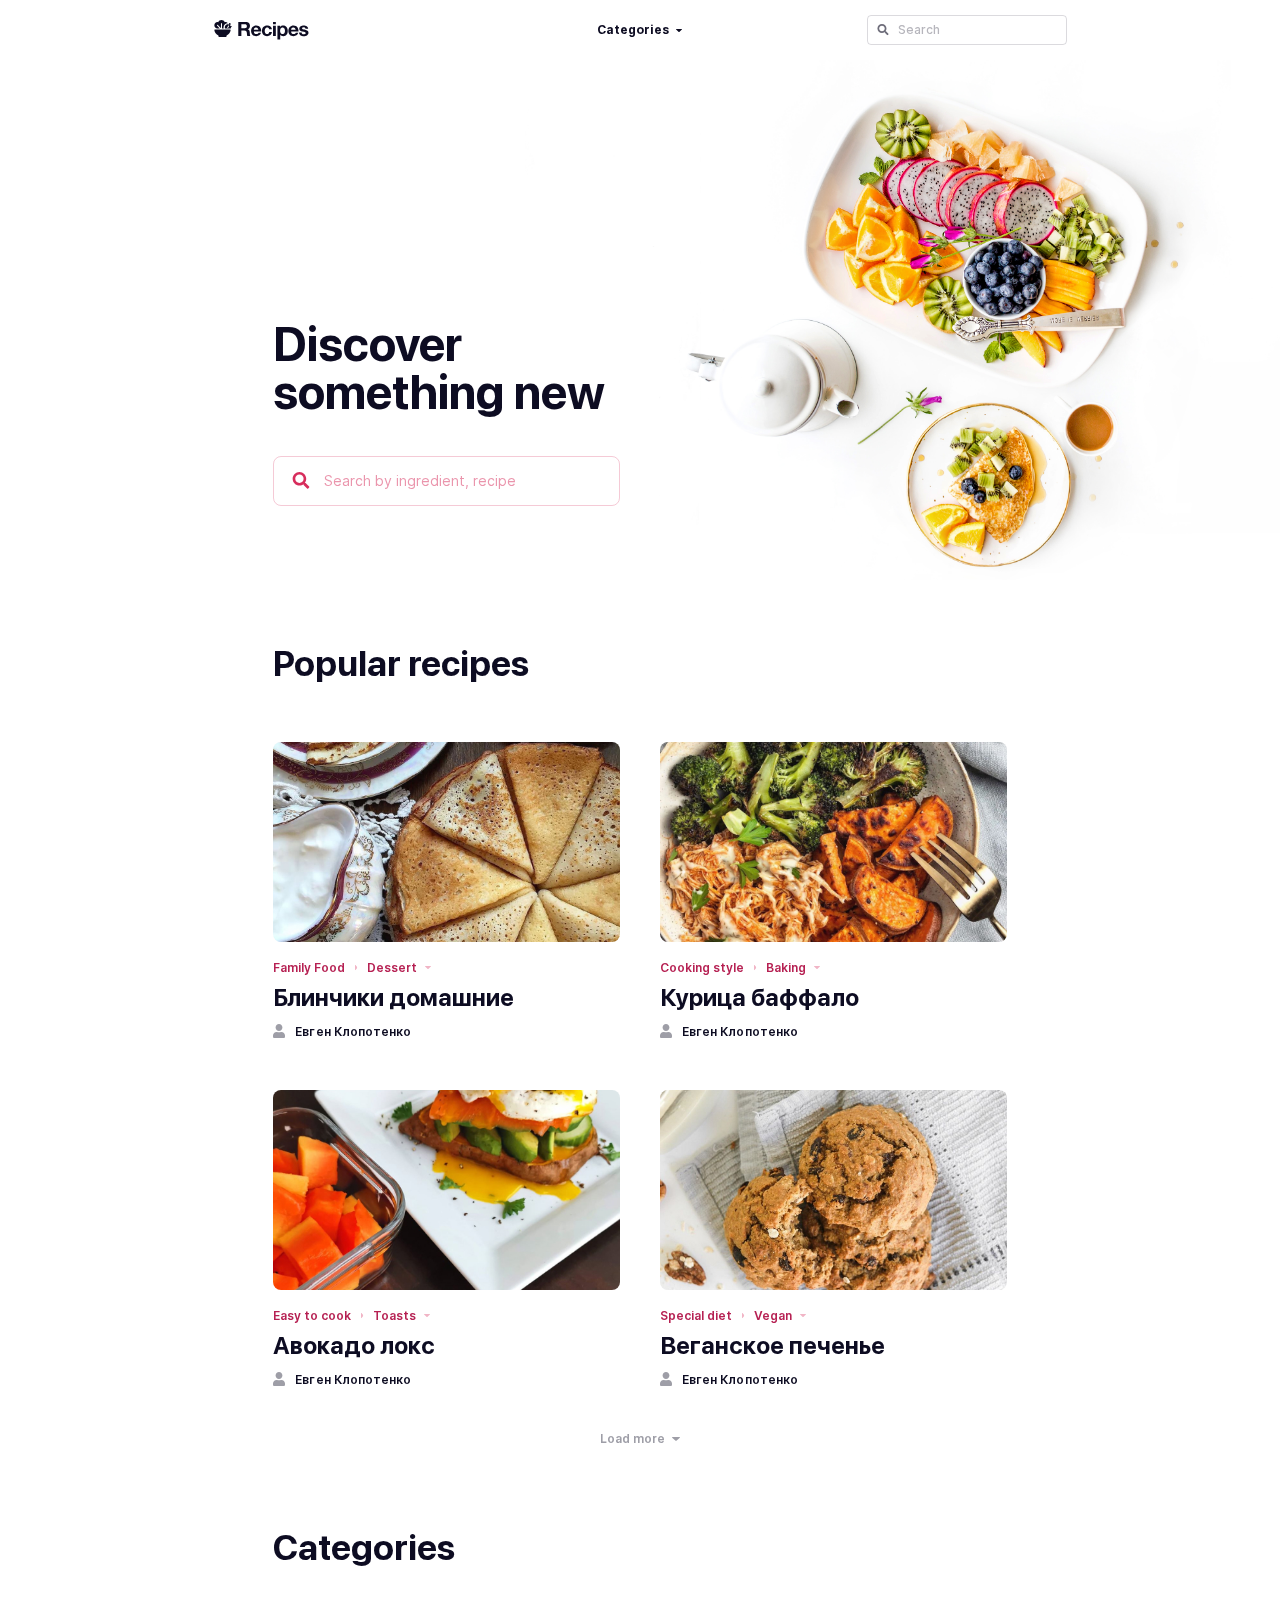
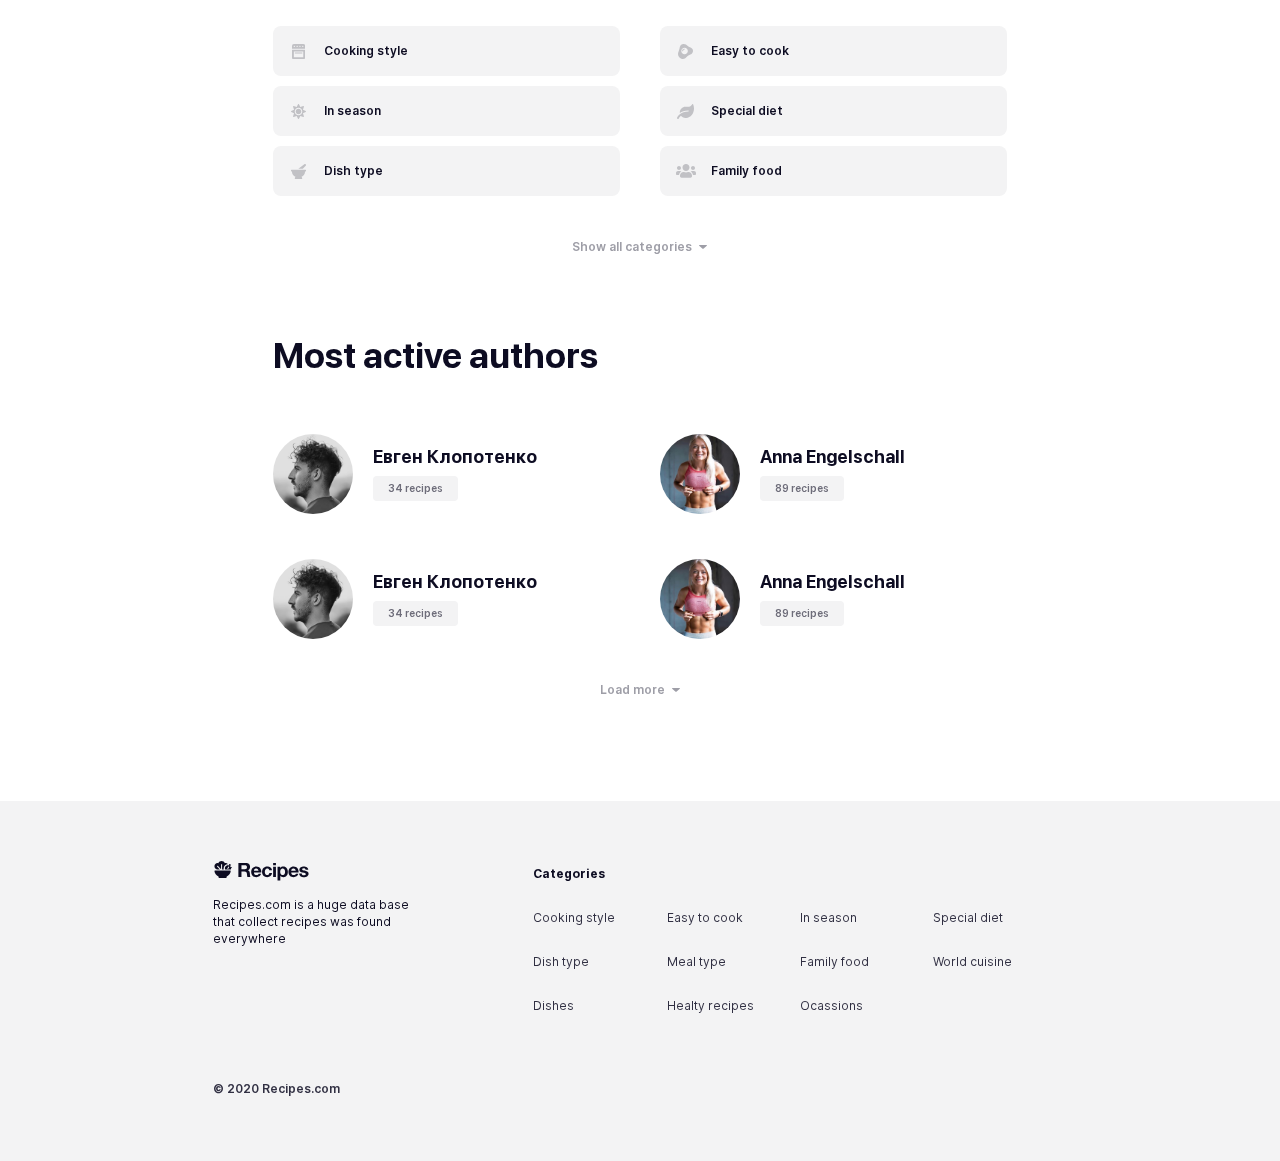
<file: index.html>
<!DOCTYPE html>
<html lang="en">
<head>
    <meta charset="UTF-8">
    <meta name="viewport" content="width=device-width, initial-scale=1, maximum-scale=1, user-scalable=0">
    <title>Recipes | Discover something new</title>
    <link rel="stylesheet" href="css/style.css">
    <base href="./">
</head>
<body>
    <header role="navigation">
        <grid role="grid" columns="3" columns-m="10" columns-l="12" columns-xl="16" class="header">
            <aside class="hamburger" span="1" span-l="2" span-xl="4">
                <div class="hamburger-button">
                    <svg viewBox="0 0 15 14" fill="#0D0C22" xmlns="http://www.w3.org/2000/svg">
                        <path
                            d="M13.5938 6.5625H1.40625C1.03329 6.5625 0.675604 6.71066 0.411881 6.97438C0.148158 7.2381 0 7.59579 0 7.96875C0 8.34171 0.148158 8.6994 0.411881 8.96312C0.675604 9.22684 1.03329 9.375 1.40625 9.375H13.5938C13.9667 9.375 14.3244 9.22684 14.5881 8.96312C14.8518 8.6994 15 8.34171 15 7.96875C15 7.59579 14.8518 7.2381 14.5881 6.97438C14.3244 6.71066 13.9667 6.5625 13.5938 6.5625ZM14.0625 10.3125H0.9375C0.81318 10.3125 0.693951 10.3619 0.606044 10.4498C0.518136 10.5377 0.46875 10.6569 0.46875 10.7812V11.25C0.46875 11.7473 0.666294 12.2242 1.01792 12.5758C1.36956 12.9275 1.84647 13.125 2.34375 13.125H12.6562C13.1535 13.125 13.6304 12.9275 13.9821 12.5758C14.3337 12.2242 14.5312 11.7473 14.5312 11.25V10.7812C14.5312 10.6569 14.4819 10.5377 14.394 10.4498C14.306 10.3619 14.1868 10.3125 14.0625 10.3125ZM1.71797 5.625H13.282C14.2948 5.625 14.8822 4.33887 14.3021 3.40195C13.125 1.5 10.5337 0.00292969 7.5 0C4.4666 0.00292969 1.875 1.5 0.697852 3.40166C0.117188 4.33857 0.705176 5.625 1.71797 5.625ZM11.25 2.34375C11.3427 2.34375 11.4333 2.37124 11.5104 2.42275C11.5875 2.47426 11.6476 2.54746 11.6831 2.63312C11.7185 2.71877 11.7278 2.81302 11.7097 2.90395C11.6917 2.99488 11.647 3.0784 11.5815 3.14396C11.5159 3.20951 11.4324 3.25416 11.3414 3.27224C11.2505 3.29033 11.1563 3.28105 11.0706 3.24557C10.985 3.21009 10.9118 3.15001 10.8602 3.07292C10.8087 2.99584 10.7812 2.90521 10.7812 2.8125C10.7812 2.68818 10.8306 2.56895 10.9185 2.48104C11.0065 2.39314 11.1257 2.34375 11.25 2.34375ZM7.5 1.40625C7.59271 1.40625 7.68334 1.43374 7.76042 1.48525C7.83751 1.53676 7.89759 1.60996 7.93307 1.69562C7.96855 1.78127 7.97783 1.87552 7.95974 1.96645C7.94166 2.05738 7.89701 2.1409 7.83146 2.20646C7.7659 2.27201 7.68238 2.31666 7.59145 2.33474C7.50052 2.35283 7.40627 2.34355 7.32062 2.30807C7.23496 2.27259 7.16176 2.21251 7.11025 2.13542C7.05874 2.05834 7.03125 1.96771 7.03125 1.875C7.03125 1.75068 7.08064 1.63145 7.16854 1.54354C7.25645 1.45564 7.37568 1.40625 7.5 1.40625ZM3.75 2.34375C3.84271 2.34375 3.93334 2.37124 4.01042 2.42275C4.08751 2.47426 4.14759 2.54746 4.18307 2.63312C4.21855 2.71877 4.22783 2.81302 4.20974 2.90395C4.19166 2.99488 4.14701 3.0784 4.08146 3.14396C4.0159 3.20951 3.93238 3.25416 3.84145 3.27224C3.75052 3.29033 3.65627 3.28105 3.57062 3.24557C3.48496 3.21009 3.41176 3.15001 3.36025 3.07292C3.30874 2.99584 3.28125 2.90521 3.28125 2.8125C3.28125 2.68818 3.33064 2.56895 3.41854 2.48104C3.50645 2.39314 3.62568 2.34375 3.75 2.34375Z"
                        />
                    </svg>
                    <svg class="times" viewBox="0 0 12 12" xmlns="http://www.w3.org/2000/svg">
                        <path
                            d="M8.27455 6L11.686 2.58852C12.1047 2.16989 12.1047 1.49114 11.686 1.07216L10.9278 0.313977C10.5092 -0.104659 9.83045 -0.104659 9.41148 0.313977L6 3.72545L2.58852 0.313977C2.16989 -0.104659 1.49114 -0.104659 1.07216 0.313977L0.313977 1.07216C-0.104659 1.4908 -0.104659 2.16955 0.313977 2.58852L3.72545 6L0.313977 9.41148C-0.104659 9.83011 -0.104659 10.5089 0.313977 10.9278L1.07216 11.686C1.4908 12.1047 2.16989 12.1047 2.58852 11.686L6 8.27455L9.41148 11.686C9.83011 12.1047 10.5092 12.1047 10.9278 11.686L11.686 10.9278C12.1047 10.5092 12.1047 9.83045 11.686 9.41148L8.27455 6Z"
                        />
                    </svg>
                </div>
            </aside>
            <nav class="navigation" span="1" span-m="8" span-l="8" span-xl="8">
              <div class="logo">
                <a href="#">
                    <svg viewBox="0 0 80 17" fill="#0D0C22" xmlns="http://www.w3.org/2000/svg">
                        <path
                            d="M22.9718 6.99628V3.64725H25.8436C26.4447 3.64725 26.8955 3.78054 27.1961 4.04713C27.4966 4.30261 27.6469 4.71916 27.6469 5.29677C27.6469 5.89659 27.4966 6.3298 27.1961 6.59639C26.8955 6.86298 26.4447 6.99628 25.8436 6.99628H22.9718ZM20.3503 1.6145V13.5111H22.9718V8.8624H25.5932C26.2499 8.8624 26.723 9.0068 27.0124 9.29561C27.3018 9.58441 27.4911 10.0398 27.5801 10.6619C27.6469 11.1395 27.697 11.6394 27.7304 12.1614C27.7638 12.6835 27.8528 13.1334 27.9975 13.5111H30.619C30.4965 13.3444 30.4019 13.1445 30.3351 12.9112C30.2794 12.6669 30.2349 12.4114 30.2015 12.1448C30.1793 11.8782 30.1626 11.6172 30.1514 11.3617C30.1403 11.1062 30.1292 10.884 30.118 10.6952C30.0958 10.3953 30.0513 10.0954 29.9845 9.79547C29.9288 9.49555 29.8342 9.22341 29.7006 8.97903C29.567 8.72355 29.3945 8.50695 29.183 8.32922C28.9715 8.14039 28.7044 8.00154 28.3816 7.91268V7.87935C29.0494 7.61276 29.5281 7.22399 29.8175 6.71302C30.118 6.20206 30.2683 5.59668 30.2683 4.89688C30.2683 4.44146 30.1848 4.01936 30.0179 3.63058C29.862 3.2307 29.6283 2.8808 29.3166 2.58089C29.016 2.28098 28.6487 2.04771 28.2146 1.88109C27.7916 1.70337 27.313 1.6145 26.7787 1.6145H20.3503Z"
                        />
                        <path
                            d="M37.4593 8.27924H33.6024C33.6135 8.11262 33.6469 7.92378 33.7025 7.71273C33.7693 7.50168 33.8751 7.30174 34.0198 7.11291C34.1756 6.92407 34.376 6.76856 34.6209 6.64638C34.8769 6.51308 35.1941 6.44643 35.5726 6.44643C36.1514 6.44643 36.58 6.60195 36.8583 6.91297C37.1477 7.22399 37.348 7.67941 37.4593 8.27924ZM33.6024 9.7788H39.8303C39.8748 9.11233 39.8192 8.47362 39.6633 7.86269C39.5075 7.25176 39.2515 6.70747 38.8953 6.22983C38.5502 5.75219 38.105 5.37452 37.5595 5.09683C37.0141 4.80802 36.374 4.66362 35.6394 4.66362C34.9826 4.66362 34.3815 4.78025 33.8361 5.01352C33.3018 5.24678 32.8399 5.56891 32.4503 5.9799C32.0607 6.37979 31.7601 6.85743 31.5486 7.41282C31.3371 7.96822 31.2314 8.56804 31.2314 9.2123C31.2314 9.87877 31.3316 10.4897 31.5319 11.0451C31.7434 11.6005 32.0384 12.0781 32.4169 12.478C32.7953 12.8779 33.2573 13.1889 33.8027 13.4111C34.3481 13.6221 34.9604 13.7277 35.6394 13.7277C36.6189 13.7277 37.4538 13.5055 38.1439 13.0612C38.8341 12.6169 39.3461 11.8782 39.68 10.8452H37.5929C37.515 11.1117 37.3035 11.3672 36.9584 11.6116C36.6134 11.8449 36.2015 11.9615 35.7229 11.9615C35.055 11.9615 34.5429 11.7893 34.1867 11.445C33.8305 11.1006 33.6357 10.5452 33.6024 9.7788Z"
                        />
                        <path
                            d="M46.6129 7.92934H48.9338C48.9004 7.37394 48.7668 6.8963 48.5331 6.49642C48.2993 6.08543 47.9932 5.74664 47.6147 5.48005C47.2474 5.20235 46.8244 4.99686 46.3458 4.86356C45.8782 4.73027 45.3885 4.66362 44.8764 4.66362C44.1752 4.66362 43.5518 4.78025 43.0064 5.01352C42.4609 5.24678 41.999 5.57447 41.6205 5.99656C41.2421 6.40756 40.9527 6.90186 40.7523 7.47947C40.5631 8.04597 40.4684 8.66246 40.4684 9.32893C40.4684 9.97319 40.5742 10.5675 40.7857 11.1118C40.9972 11.6449 41.2922 12.1059 41.6706 12.4947C42.0491 12.8835 42.5055 13.1889 43.0398 13.4111C43.5852 13.6221 44.1807 13.7277 44.8263 13.7277C45.9729 13.7277 46.9135 13.4277 47.6481 12.8279C48.3828 12.2281 48.828 11.3561 48.9839 10.212H46.6964C46.6185 10.7452 46.4237 11.1728 46.112 11.495C45.8115 11.806 45.3773 11.9615 44.8096 11.9615C44.4423 11.9615 44.1306 11.8782 43.8746 11.7116C43.6186 11.545 43.4127 11.3339 43.2568 11.0784C43.1121 10.8118 43.0064 10.5175 42.9396 10.1953C42.8728 9.87322 42.8394 9.55664 42.8394 9.24562C42.8394 8.92349 42.8728 8.60137 42.9396 8.27924C43.0064 7.946 43.1177 7.64609 43.2735 7.3795C43.4405 7.1018 43.652 6.87964 43.908 6.71302C44.164 6.5353 44.4813 6.44643 44.8597 6.44643C45.8727 6.44643 46.4571 6.94074 46.6129 7.92934Z"
                        />
                        <path d="M52.2601 3.56394V1.6145H49.8892V3.56394H52.2601ZM49.8892 4.89688V13.5111H52.2601V4.89688H49.8892Z"
                        />
                        <path
                            d="M57.984 11.9615C57.6056 11.9615 57.2828 11.8837 57.0156 11.7282C56.7485 11.5727 56.5314 11.3728 56.3644 11.1284C56.2086 10.8729 56.0917 10.5786 56.0138 10.2453C55.947 9.9121 55.9136 9.57331 55.9136 9.22896C55.9136 8.87351 55.947 8.52917 56.0138 8.19593C56.0806 7.86269 56.1919 7.56833 56.3477 7.31285C56.5147 7.05737 56.7262 6.85187 56.9822 6.69636C57.2494 6.52974 57.5777 6.44643 57.9673 6.44643C58.3458 6.44643 58.663 6.52974 58.9191 6.69636C59.1862 6.85187 59.4033 7.06292 59.5702 7.32951C59.7372 7.58499 59.8541 7.87935 59.9209 8.21259C59.9988 8.54583 60.0378 8.88462 60.0378 9.22896C60.0378 9.57331 60.0044 9.9121 59.9376 10.2453C59.8708 10.5786 59.7539 10.8729 59.5869 11.1284C59.4311 11.3728 59.2196 11.5727 58.9525 11.7282C58.6964 11.8837 58.3736 11.9615 57.984 11.9615ZM53.6261 4.89688V16.5268H55.9971V12.4447H56.0305C56.3199 12.8668 56.6872 13.1889 57.1325 13.4111C57.5889 13.6221 58.0842 13.7277 58.6185 13.7277C59.253 13.7277 59.804 13.6055 60.2715 13.3611C60.7502 13.1167 61.1453 12.789 61.457 12.378C61.7798 11.9671 62.0191 11.495 62.175 10.9618C62.3308 10.4286 62.4087 9.87322 62.4087 9.29561C62.4087 8.68468 62.3308 8.10151 62.175 7.54612C62.0191 6.97961 61.7798 6.48531 61.457 6.06321C61.1342 5.64111 60.7279 5.30232 60.2381 5.04684C59.7483 4.79136 59.164 4.66362 58.4849 4.66362C57.9506 4.66362 57.4609 4.76914 57.0156 4.98019C56.5704 5.19124 56.203 5.53003 55.9136 5.99656H55.8802V4.89688H53.6261Z"
                        />
                        <path
                            d="M69.1431 8.27924H65.2861C65.2972 8.11262 65.3306 7.92378 65.3863 7.71273C65.453 7.50168 65.5588 7.30174 65.7035 7.11291C65.8593 6.92407 66.0597 6.76856 66.3046 6.64638C66.5606 6.51308 66.8778 6.44643 67.2563 6.44643C67.8351 6.44643 68.2637 6.60195 68.542 6.91297C68.8314 7.22399 69.0318 7.67941 69.1431 8.27924ZM65.2861 9.7788H71.514C71.5586 9.11233 71.5029 8.47362 71.3471 7.86269C71.1912 7.25176 70.9352 6.70747 70.579 6.22983C70.2339 5.75219 69.7887 5.37452 69.2432 5.09683C68.6978 4.80802 68.0578 4.66362 67.3231 4.66362C66.6664 4.66362 66.0653 4.78025 65.5198 5.01352C64.9855 5.24678 64.5236 5.56891 64.134 5.9799C63.7444 6.37979 63.4438 6.85743 63.2324 7.41282C63.0209 7.96822 62.9151 8.56804 62.9151 9.2123C62.9151 9.87877 63.0153 10.4897 63.2157 11.0451C63.4272 11.6005 63.7221 12.0781 64.1006 12.478C64.4791 12.8779 64.941 13.1889 65.4864 13.4111C66.0319 13.6221 66.6441 13.7277 67.3231 13.7277C68.3027 13.7277 69.1375 13.5055 69.8276 13.0612C70.5178 12.6169 71.0298 11.8782 71.3638 10.8452H69.2766C69.1987 11.1117 68.9872 11.3672 68.6422 11.6116C68.2971 11.8449 67.8852 11.9615 67.4066 11.9615C66.7387 11.9615 66.2267 11.7893 65.8705 11.445C65.5143 11.1006 65.3195 10.5452 65.2861 9.7788Z"
                        />
                        <path
                            d="M74.256 10.7119H72.0019C72.0242 11.2895 72.1522 11.7727 72.3859 12.1614C72.6308 12.5391 72.9369 12.8446 73.3043 13.0778C73.6827 13.3111 74.1113 13.4777 74.5899 13.5777C75.0686 13.6777 75.5583 13.7277 76.0592 13.7277C76.549 13.7277 77.0277 13.6777 77.4952 13.5777C77.9738 13.4888 78.3968 13.3278 78.7641 13.0945C79.1315 12.8612 79.4265 12.5558 79.6491 12.1781C79.8828 11.7893 79.9997 11.3117 79.9997 10.7452C79.9997 10.3453 79.9218 10.0121 79.766 9.74548C79.6101 9.46778 79.4042 9.24007 79.1482 9.06234C78.8922 8.87351 78.5972 8.72355 78.2632 8.61247C77.9404 8.5014 77.6065 8.40698 77.2614 8.32922C76.9275 8.25147 76.5991 8.17927 76.2763 8.11262C75.9535 8.04597 75.6641 7.97377 75.4081 7.89601C75.1632 7.80715 74.9628 7.69607 74.807 7.56278C74.6511 7.42948 74.5732 7.25731 74.5732 7.04626C74.5732 6.86854 74.6177 6.72969 74.7068 6.62971C74.7958 6.51864 74.9016 6.43533 75.024 6.37979C75.1576 6.32425 75.3023 6.29092 75.4582 6.27982C75.614 6.2576 75.7587 6.24649 75.8923 6.24649C76.3153 6.24649 76.6826 6.3298 76.9943 6.49642C77.306 6.65193 77.4785 6.9574 77.5119 7.41282H79.766C79.7214 6.87964 79.5823 6.44088 79.3485 6.09654C79.1259 5.74108 78.8421 5.45783 78.497 5.24678C78.1519 5.03573 77.7568 4.88578 77.3115 4.79691C76.8774 4.70805 76.4266 4.66362 75.9591 4.66362C75.4916 4.66362 75.0352 4.70805 74.5899 4.79691C74.1447 4.87467 73.7439 5.01907 73.3877 5.23012C73.0315 5.43006 72.7421 5.70776 72.5195 6.06321C72.308 6.41867 72.2023 6.87409 72.2023 7.42948C72.2023 7.80715 72.2802 8.12928 72.436 8.39587C72.5919 8.65135 72.7978 8.86796 73.0538 9.04568C73.3098 9.2123 73.5992 9.35115 73.922 9.46223C74.256 9.5622 74.5955 9.65106 74.9405 9.72882C75.7865 9.90654 76.4433 10.0843 76.9108 10.262C77.3894 10.4397 77.6288 10.7063 77.6288 11.0618C77.6288 11.2728 77.5787 11.4505 77.4785 11.5949C77.3783 11.7282 77.2503 11.8393 77.0945 11.9282C76.9497 12.0059 76.7828 12.067 76.5935 12.1115C76.4154 12.1448 76.2429 12.1614 76.0759 12.1614C75.8422 12.1614 75.614 12.1337 75.3914 12.0781C75.1799 12.0226 74.9906 11.9393 74.8237 11.8282C74.6567 11.706 74.5176 11.5561 74.4062 11.3783C74.3061 11.1895 74.256 10.9673 74.256 10.7119Z"
                        />
                        <path
                            d="M2.60259 7.20118H4.59167L2.23307 4.75394C2.19243 4.71174 2.1696 4.65453 2.1696 4.59487C2.1696 4.53521 2.19243 4.478 2.23307 4.4358L2.53996 4.11738C2.58063 4.07521 2.63577 4.05152 2.69327 4.05152C2.75077 4.05152 2.80591 4.07521 2.84658 4.11738L5.63894 7.01469V2.92554C5.63894 2.86586 5.66179 2.80862 5.70246 2.76642C5.74314 2.72422 5.7983 2.70051 5.85582 2.70051H6.28959C6.34711 2.70051 6.40227 2.72422 6.44294 2.76642C6.48362 2.80862 6.50647 2.86586 6.50647 2.92554V7.20118H7.93084C7.85295 6.90782 7.81159 6.60531 7.80776 6.30105C7.80877 5.34644 8.17469 4.43124 8.82524 3.75623C9.4758 3.08123 10.3579 2.70155 11.2779 2.70051C11.3497 2.70051 11.4167 2.71795 11.4874 2.72245C11.0106 2.16155 10.3206 1.80037 9.54282 1.80037C9.31202 1.80367 9.08269 1.83915 8.861 1.90586C8.62674 1.3401 8.23775 0.858024 7.74217 0.519283C7.24659 0.180541 6.66616 0 6.0727 0C5.47925 0 4.89882 0.180541 4.40324 0.519283C3.90765 0.858024 3.51867 1.3401 3.28441 1.90586C3.06272 1.83915 2.83339 1.80367 2.60259 1.80037C1.91234 1.80037 1.25036 2.08488 0.76228 2.5913C0.2742 3.09773 0 3.78458 0 4.50078C0 5.21697 0.2742 5.90383 0.76228 6.41025C1.25036 6.91668 1.91234 7.20118 2.60259 7.20118ZM13.4242 8.10132H0.438373C0.189772 8.10132 -0.0200616 8.31848 0.00162662 8.57502C0.181368 10.7232 1.57972 12.4959 3.47012 13.184V13.5021C3.47012 13.7409 3.56152 13.9698 3.72421 14.1386C3.8869 14.3074 4.10756 14.4023 4.33765 14.4023H9.54282C9.7729 14.4023 9.99356 14.3074 10.1563 14.1386C10.3189 13.9698 10.4103 13.7409 10.4103 13.5021V13.1784C12.2918 12.4858 13.6815 10.7173 13.8607 8.57502C13.8821 8.31848 13.6723 8.10132 13.4242 8.10132Z"
                        />
                        <path fill-rule="evenodd" clip-rule="evenodd"
                            d="M13.9602 7.15156H9.0193C8.75607 6.44213 8.79913 5.62547 9.20691 4.91917C9.86497 3.77938 11.2475 3.31795 12.4381 3.78177L12.6564 3.40366L12.3492 3.22631C12.2768 3.18451 12.2517 3.09113 12.2935 3.01879L12.5466 2.58041C12.5883 2.50808 12.6817 2.4831 12.7541 2.52491L14.0706 3.28498C14.143 3.32678 14.1681 3.42017 14.1263 3.4925L13.8732 3.93088C13.8315 4.00321 13.7381 4.02819 13.6657 3.98639L13.3585 3.80904L13.1402 4.18714C13.5149 4.48823 13.7901 4.87801 13.9518 5.30743L14.4275 5.18023C14.5088 5.15849 14.5921 5.20662 14.614 5.2879L14.7454 5.77731C14.7672 5.85859 14.7191 5.94188 14.6378 5.96362L14.1292 6.09961L14.1189 6.10239C14.1385 6.45194 14.0874 6.80907 13.9602 7.15156ZM12.5707 5.1735L11.6121 6.83386C11.5703 6.90619 11.4769 6.93117 11.4045 6.88937L10.9657 6.63601C10.8933 6.59421 10.8682 6.50082 10.91 6.42849L11.8686 4.76812C11.9103 4.69579 12.0038 4.67081 12.0762 4.71262L12.515 4.96597C12.5874 5.00778 12.6125 5.10116 12.5707 5.1735Z"
                        />
                    </svg>
                  </a>
              </div>
              <div class="menu">
                <ul>
                    <li>
                        <span>
                            <p>Categories</p>
                            <svg viewBox="0 0 6 3" fill="#0D0C22" xmlns="http://www.w3.org/2000/svg">
                                <path
                                    d="M0.404304 -2.44596e-07L5.5957 -1.76723e-08C5.95518 -1.95935e-09 6.13519 0.383188 5.88101 0.607287L3.28531 2.89581C3.12775 3.03473 2.87226 3.03473 2.7147 2.89581L0.118995 0.607287C-0.135204 0.383187 0.0448332 -2.60309e-07 0.404304 -2.44596e-07Z"
                                />
                            </svg>
                        </span>
                    </li>
                  </ul>
              </div>
              <div class="search-section">
                <div class="search">
                    <span class="search-icon">
                        <svg viewBox="0 0 14 14" fill="#0D0C22" xmlns="http://www.w3.org/2000/svg">
                            <path
                                d="M13.3232 11.2413L10.7916 8.70962C10.6773 8.59535 10.5224 8.53187 10.3599 8.53187H9.946C10.6468 7.63552 11.0633 6.50809 11.0633 5.28164C11.0633 2.36404 8.69923 0 5.78164 0C2.86404 0 0.5 2.36404 0.5 5.28164C0.5 8.19923 2.86404 10.5633 5.78164 10.5633C7.00809 10.5633 8.13552 10.1468 9.03187 9.446V9.8599C9.03187 10.0224 9.09536 10.1773 9.20962 10.2916L11.7413 12.8232C11.9799 13.0619 12.3659 13.0619 12.6021 12.8232L13.3207 12.1046C13.5594 11.8659 13.5594 11.4799 13.3232 11.2413ZM5.78164 8.53187C3.98639 8.53187 2.5314 7.07942 2.5314 5.28164C2.5314 3.48639 3.98385 2.0314 5.78164 2.0314C7.57688 2.0314 9.03187 3.48385 9.03187 5.28164C9.03187 7.07688 7.57942 8.53187 5.78164 8.53187Z"
                            />
                        </svg>
                    </span>
                    <input type="search" placeholder="Search" />
                    <span class="search-icon times">
                        <svg viewBox="0 0 15 15" xmlns="http://www.w3.org/2000/svg">
                            <path
                                d="M7.5 0C3.35685 0 0 3.35685 0 7.5C0 11.6431 3.35685 15 7.5 15C11.6431 15 15 11.6431 15 7.5C15 3.35685 11.6431 0 7.5 0ZM11.1774 9.46875C11.3196 9.61089 11.3196 9.84073 11.1774 9.98286L9.97984 11.1774C9.8377 11.3196 9.60786 11.3196 9.46573 11.1774L7.5 9.19355L5.53125 11.1774C5.38911 11.3196 5.15927 11.3196 5.01714 11.1774L3.82258 9.97984C3.68044 9.8377 3.68044 9.60786 3.82258 9.46573L5.80645 7.5L3.82258 5.53125C3.68044 5.38911 3.68044 5.15927 3.82258 5.01714L5.02016 3.81956C5.1623 3.67742 5.39214 3.67742 5.53427 3.81956L7.5 5.80645L9.46875 3.82258C9.61089 3.68044 9.84073 3.68044 9.98286 3.82258L11.1804 5.02016C11.3226 5.1623 11.3226 5.39214 11.1804 5.53427L9.19355 7.5L11.1774 9.46875Z"
                            />
                        </svg>
                    </span>
                    <div class="search-dropdown" style="display: none;">
                        <div class="search-dropdown-section">
                            <label>Ingredients</label>
                            <ul>
                                <li>
                                    <a href="">Avocado</a>
                                </li>
                                <li>
                                    <a href="">Eggs</a>
                                </li>
                            </ul>
                        </div>
                        <div class="search-dropdown-section">
                            <label>Recipes</label>
                            <ul>
                                <li>
                                    <a href="">Avocado toasts</a>
                                </li>
                                <li>
                                    <a href="">Guacamole</a>
                                </li>
                                <li>
                                    <a href="">Avocado salad</a>
                                </li>
                            </ul>
                        </div>
                        <div class="search-dropdown-section">
                            <label>Authors</label>
                            <ul>
                                <li>
                                    <a href="">Yevhen Klopotenko</a>
                                </li>
                                <li>
                                    <a href="">Andre</a>
                                </li>
                            </ul>
                        </div>
                    </div>
                </div>
              </div>
            </nav>
            <aside class="search-mobile" span="1" span-l="2" span-xl="4">
                <div class="search-mobile-button">
                    <svg viewBox="0 0 14 14" fill="#0D0C22" xmlns="http://www.w3.org/2000/svg">
                        <path
                            d="M13.3232 11.2413L10.7916 8.70962C10.6773 8.59535 10.5224 8.53187 10.3599 8.53187H9.946C10.6468 7.63552 11.0633 6.50809 11.0633 5.28164C11.0633 2.36404 8.69923 0 5.78164 0C2.86404 0 0.5 2.36404 0.5 5.28164C0.5 8.19923 2.86404 10.5633 5.78164 10.5633C7.00809 10.5633 8.13552 10.1468 9.03187 9.446V9.8599C9.03187 10.0224 9.09536 10.1773 9.20962 10.2916L11.7413 12.8232C11.9799 13.0619 12.3659 13.0619 12.6021 12.8232L13.3207 12.1046C13.5594 11.8659 13.5594 11.4799 13.3232 11.2413ZM5.78164 8.53187C3.98639 8.53187 2.5314 7.07942 2.5314 5.28164C2.5314 3.48639 3.98385 2.0314 5.78164 2.0314C7.57688 2.0314 9.03187 3.48385 9.03187 5.28164C9.03187 7.07688 7.57942 8.53187 5.78164 8.53187Z"
                        />
                    </svg>
                    <svg class="times" viewBox="0 0 12 12" xmlns="http://www.w3.org/2000/svg">
                        <path
                            d="M8.27455 6L11.686 2.58852C12.1047 2.16989 12.1047 1.49114 11.686 1.07216L10.9278 0.313977C10.5092 -0.104659 9.83045 -0.104659 9.41148 0.313977L6 3.72545L2.58852 0.313977C2.16989 -0.104659 1.49114 -0.104659 1.07216 0.313977L0.313977 1.07216C-0.104659 1.4908 -0.104659 2.16955 0.313977 2.58852L3.72545 6L0.313977 9.41148C-0.104659 9.83011 -0.104659 10.5089 0.313977 10.9278L1.07216 11.686C1.4908 12.1047 2.16989 12.1047 2.58852 11.686L6 8.27455L9.41148 11.686C9.83011 12.1047 10.5092 12.1047 10.9278 11.686L11.686 10.9278C12.1047 10.5092 12.1047 9.83045 11.686 9.41148L8.27455 6Z"
                        />
                    </svg>
                </div>
            </aside>
        </grid>

        <grid role="grid" columns="3" columns-m="10" columns-l="12" columns-xl="16" class="dropdown-menu" style="display: none;">
            <ul span="row" span-m="2-9" span-l="3-10" class="dropdown-menu-wrapper">
                <li>
                    <a href="#">
                        <span>
                            <svg xmlns="http://www.w3.org/2000/svg" viewBox="0 0 448 512">
                                <path
                                    d="M96,320H352V288H96ZM384,0H64A64,64,0,0,0,0,64v96H448V64A64,64,0,0,0,384,0ZM80,104a24,24,0,1,1,24-24A24,24,0,0,1,80,104Zm96,0a24,24,0,1,1,24-24A24,24,0,0,1,176,104Zm96,0a24,24,0,1,1,24-24A24,24,0,0,1,272,104Zm96,0a24,24,0,1,1,24-24A24,24,0,0,1,368,104ZM0,480a32,32,0,0,0,32,32H416a32,32,0,0,0,32-32V192H0ZM64,256H384V448H64Z"
                                />
                            </svg>
                        </span>
                        <p>
                            Cooking style
                        </p>
                    </a>
                </li>
                <li>
                    <a href="#">
                        <span>
                            <svg viewBox="0 0 12 10" xmlns="http://www.w3.org/2000/svg">
                                <path
                                    d="M11.1823 1.57209C11.0328 1.5457 10.8792 1.55452 10.7337 1.59785C10.881 1.40269 10.9496 1.15905 10.9258 0.915443C10.8883 0.524612 10.6213 0.17326 10.2492 0.0506906C10.1135 0.00562658 9.96982 -0.00964969 9.82779 0.00589909C9.68576 0.0214479 9.54873 0.0674576 9.426 0.140804C9.30328 0.21415 9.19773 0.313116 9.11653 0.430981C9.03533 0.548845 8.98037 0.682849 8.9554 0.823892C8.93172 0.953944 8.93446 1.08745 8.96346 1.21641C9.02965 1.51099 8.93796 1.81798 8.69027 1.99074C8.40002 2.19246 8.23596 2.32179 7.78896 2.51711C7.06877 2.08041 6.25933 1.80463 5.40001 1.80463C2.41763 1.80463 0 5.0593 0 7.21873C0 9.37817 2.41763 9.625 5.40001 9.625C8.3824 9.625 10.8 9.37836 10.8 7.21873C10.8 6.27879 10.3399 5.13318 9.57678 4.1374C9.04163 4.58132 8.64469 5.16981 8.43302 5.83306C8.07583 6.92603 7.15577 7.70036 6.08927 7.80564C5.98927 7.81541 5.89114 7.8203 5.79489 7.8203C4.86939 7.8203 4.03595 7.38792 3.50851 6.63597C3.28917 6.32229 3.1368 5.96658 3.06095 5.59112C3.05703 5.56935 3.05795 5.54699 3.06364 5.52562C3.06933 5.50425 3.07965 5.48441 3.09387 5.4675C3.10809 5.45058 3.12585 5.43703 3.14589 5.42778C3.16593 5.41854 3.18776 5.41385 3.20982 5.41403H3.51788C3.55173 5.41447 3.58444 5.42637 3.61068 5.44781C3.63693 5.46924 3.65517 5.49895 3.66245 5.53209C3.88539 6.47542 4.71826 7.21873 5.7947 7.21873C5.87208 7.21873 5.95058 7.21485 6.0302 7.20708C6.88971 7.1223 7.59265 6.47279 7.86283 5.64582C8.25133 4.4566 9.0454 3.74299 9.56234 3.38224C9.83909 3.18918 10.1899 3.22527 10.4738 3.40762C10.6429 3.51567 10.8407 3.56981 11.0412 3.5629C11.433 3.55218 11.7934 3.29257 11.9322 2.92486C12.1613 2.31766 11.7848 1.68244 11.1823 1.57209V1.57209Z"
                                />
                            </svg>
                        </span>
                        <p>
                            Dishes
                        </p>
                    </a>
                </li>
                <li>
                    <a href="#">
                        <span>
                            <svg viewBox="0 0 10 10" xmlns="http://www.w3.org/2000/svg">
                                <path
                                    d="M5 3.125C3.9668 3.125 3.125 3.9668 3.125 5C3.125 6.0332 3.9668 6.875 5 6.875C6.0332 6.875 6.875 6.0332 6.875 5C6.875 3.9668 6.0332 3.125 5 3.125ZM9.8125 4.69727L7.96289 3.77344L8.61719 1.8125C8.70508 1.54688 8.45312 1.29492 8.18945 1.38477L6.22852 2.03906L5.30273 0.1875C5.17773 -0.0625 4.82227 -0.0625 4.69727 0.1875L3.77344 2.03711L1.81055 1.38281C1.54492 1.29492 1.29297 1.54687 1.38281 1.81055L2.03711 3.77148L0.1875 4.69727C-0.0625 4.82227 -0.0625 5.17773 0.1875 5.30273L2.03711 6.22656L1.38281 8.18945C1.29492 8.45508 1.54687 8.70703 1.81055 8.61719L3.77148 7.96289L4.69531 9.8125C4.82031 10.0625 5.17578 10.0625 5.30078 9.8125L6.22461 7.96289L8.18555 8.61719C8.45117 8.70508 8.70312 8.45312 8.61328 8.18945L7.95898 6.22852L9.80859 5.30469C10.0625 5.17773 10.0625 4.82227 9.8125 4.69727V4.69727ZM6.76758 6.76758C5.79297 7.74219 4.20703 7.74219 3.23242 6.76758C2.25781 5.79297 2.25781 4.20703 3.23242 3.23242C4.20703 2.25781 5.79297 2.25781 6.76758 3.23242C7.74219 4.20703 7.74219 5.79297 6.76758 6.76758Z"
                                />
                            </svg>
                        </span>
                        <p>
                            In season
                        </p>
                    </a>
                </li>
                <li>
                    <a href="#">
                        <span>
                            <svg viewBox="0 0 12 10" xmlns="http://www.w3.org/2000/svg">
                                <path
                                    d="M10.7469 0.18989C10.6367 -0.0542184 10.3219 -0.0639827 10.1901 0.166455C9.58004 1.21905 8.48792 1.87521 7.24035 1.87521H5.66613C3.58028 1.87521 1.88799 3.55467 1.88799 5.62471C1.88799 5.76141 1.90373 5.89225 1.91751 6.02504C3.17295 5.13259 4.98528 4.37488 7.5552 4.37488C7.72836 4.37488 7.87004 4.51548 7.87004 4.68733C7.87004 4.85919 7.72836 4.99979 7.5552 4.99979C2.6082 4.99979 0.510546 8.00915 0.0461501 9.13986C-0.0837234 9.45818 0.0697634 9.82141 0.390511 9.95225C0.713227 10.085 1.07923 9.93077 1.21304 9.61441C1.24256 9.5441 1.62431 8.67899 2.62788 7.84511C3.26544 8.70242 4.47759 9.52067 6.06952 9.35272C9.15894 9.1301 11.3333 6.38047 11.3333 3.01373C11.3333 2.03339 11.1208 1.0179 10.7469 0.18989V0.18989Z"
                                />
                            </svg>
                        </span>
                        <p>
                            Special diet
                        </p>
                    </a>
                </li>
                <li>
                    <a href="#">
                        <span>
                            <svg viewBox="0 0 10 10" xmlns="http://www.w3.org/2000/svg">
                                <path
                                    d="M9.7957 1.18959C10.132 0.853255 10.04 0.286247 9.61465 0.0735453C9.49887 0.0156827 9.36927 -0.00880712 9.24036 0.00281811C9.11145 0.0144433 8.98832 0.0617246 8.88477 0.139368L4.9041 3.125H7.86055L9.7957 1.18959ZM9.6875 3.75002H0.3125C0.139844 3.75002 0 3.88986 0 4.06253V4.68754C0 4.86021 0.139844 5.00005 0.3125 5.00005H0.625C0.625 6.58174 1.60547 7.93197 2.99082 8.48297C2.7416 8.81247 2.5666 9.20174 2.50352 9.62929C2.475 9.82304 2.62148 10 2.81738 10H7.18262C7.37852 10 7.525 9.82304 7.49648 9.62929C7.43359 9.20174 7.25859 8.81247 7.00918 8.48297C8.39453 7.93197 9.375 6.58174 9.375 5.00005H9.6875C9.86016 5.00005 10 4.86021 10 4.68754V4.06253C10 3.88986 9.86016 3.75002 9.6875 3.75002Z"
                                />
                            </svg>
                        </span>
                        <p>
                            Dish type
                        </p>
                    </a>
                </li>
                <li>
                    <a href="#">
                        <span>
                            <svg viewBox="0 0 12 9" xmlns="http://www.w3.org/2000/svg">
                                <path
                                    d="M1.8 3.56044C2.46188 3.56044 3 3.02823 3 2.37363C3 1.71902 2.46188 1.18681 1.8 1.18681C1.13813 1.18681 0.6 1.71902 0.6 2.37363C0.6 3.02823 1.13813 3.56044 1.8 3.56044ZM10.2 3.56044C10.8619 3.56044 11.4 3.02823 11.4 2.37363C11.4 1.71902 10.8619 1.18681 10.2 1.18681C9.53813 1.18681 9 1.71902 9 2.37363C9 3.02823 9.53813 3.56044 10.2 3.56044ZM10.8 4.15385H9.6C9.27 4.15385 8.97188 4.28551 8.75438 4.49876C9.51 4.90859 10.0463 5.64849 10.1625 6.52747H11.4C11.7319 6.52747 12 6.26229 12 5.93407V5.34066C12 4.68606 11.4619 4.15385 10.8 4.15385ZM6 4.15385C7.16063 4.15385 8.1 3.22479 8.1 2.07692C8.1 0.929052 7.16063 0 6 0C4.83938 0 3.9 0.929052 3.9 2.07692C3.9 3.22479 4.83938 4.15385 6 4.15385ZM7.44 4.74725H7.28438C6.89438 4.93269 6.46125 5.04396 6 5.04396C5.53875 5.04396 5.1075 4.93269 4.71563 4.74725H4.56C3.3675 4.74725 2.4 5.70412 2.4 6.88352V7.41758C2.4 7.909 2.80313 8.30769 3.3 8.30769H8.7C9.19688 8.30769 9.6 7.909 9.6 7.41758V6.88352C9.6 5.70412 8.6325 4.74725 7.44 4.74725ZM3.24563 4.49876C3.02813 4.28551 2.73 4.15385 2.4 4.15385H1.2C0.538125 4.15385 0 4.68606 0 5.34066V5.93407C0 6.26229 0.268125 6.52747 0.6 6.52747H1.83563C1.95375 5.64849 2.49 4.90859 3.24563 4.49876Z"
                                />
                            </svg>
                        </span>
                        <p>
                            Family food
                        </p>
                    </a>
                </li>
                <li>
                    <a href="#">
                        <span>
                            <svg viewBox="0 0 12 9" xmlns="http://www.w3.org/2000/svg">
                                <path
                                    d="M9.55792 5.03571C9.34708 5.18133 8.80396 5.70714 7.78188 5.70714C6.75979 5.70714 6.21625 5.18259 6.00562 5.03571H6.00396C5.85125 5.14063 5.27083 5.70714 4.22729 5.70714C3.20375 5.70714 2.66125 5.18259 2.44938 5.03571H2.44479C2.27104 5.15531 1.88875 5.51054 1.20313 5.64839L1.84896 7.59721C1.89302 7.73093 1.97773 7.8473 2.0911 7.92984C2.20446 8.01238 2.34074 8.05692 2.48063 8.05714H9.51958C9.65951 8.05715 9.79589 8.01282 9.90941 7.93043C10.0229 7.84803 10.1078 7.73175 10.1521 7.59805L10.7979 5.64923C10.1081 5.51033 9.70479 5.13727 9.55917 5.03655L9.55792 5.03571ZM11.3333 3.69286C11.1992 3.69286 11.1173 3.66768 11.0319 3.619C10.311 1.51428 8.33479 0 6 0C3.66521 0 1.6875 1.51512 0.967708 3.62047C0.882917 3.66831 0.801042 3.69286 0.666667 3.69286C0.489856 3.69286 0.320286 3.7636 0.195262 3.88951C0.0702379 4.01543 0 4.18621 0 4.36429C0 4.54236 0.0702379 4.71314 0.195262 4.83906C0.320286 4.96497 0.489856 5.03571 0.666667 5.03571C1.33333 5.03571 1.70833 4.75308 1.95667 4.56592C2.14583 4.42325 2.22396 4.36429 2.44688 4.36429C2.66979 4.36429 2.74833 4.42325 2.9375 4.56592C3.18563 4.75308 3.56021 5.03571 4.22729 5.03571C4.89438 5.03571 5.26896 4.75288 5.51646 4.5655C5.70396 4.42325 5.78312 4.36429 6.005 4.36429C6.22687 4.36429 6.30479 4.42325 6.49333 4.5655C6.74104 4.75267 7.11542 5.03571 7.78208 5.03571C8.44875 5.03571 8.82271 4.75288 9.07042 4.5655C9.25896 4.42325 9.33708 4.36429 9.55875 4.36429C9.78042 4.36429 9.8575 4.42325 10.0458 4.56529C10.2929 4.75288 10.6667 5.03571 11.3333 5.03571C11.5101 5.03571 11.6797 4.96497 11.8047 4.83906C11.9298 4.71314 12 4.54236 12 4.36429C12 4.18621 11.9298 4.01543 11.8047 3.88951C11.6797 3.7636 11.5101 3.69286 11.3333 3.69286ZM4.29813 1.8288L3.96479 2.50023C3.76813 2.89533 3.16958 2.60074 3.36854 2.19998L3.70188 1.52855C3.90042 1.13304 4.49542 1.4314 4.29813 1.8288ZM6.33333 2.35C6.33333 2.79419 5.66667 2.7944 5.66667 2.35V1.67857C5.66667 1.23438 6.33333 1.23417 6.33333 1.67857V2.35ZM8.03521 2.50023L7.70188 1.8288C7.50438 1.43119 8.10042 1.13241 8.29813 1.52855L8.63146 2.19998C8.83 2.59969 8.23208 2.89554 8.03521 2.50023Z"
                                />
                            </svg>
                        </span>
                        <p>
                            Meal type
                        </p>
                    </a>
                </li>
                <li>
                    <a href="#">
                        <span>
                            <svg viewBox="0 0 10 10" xmlns="http://www.w3.org/2000/svg">
                                <path
                                    d="M6.78564 6.93548C6.49325 8.73589 5.80359 10 5.00101 10C4.19843 10 3.50877 8.73589 3.21637 6.93548H6.78564ZM3.06513 5C3.06513 4.55242 3.08933 4.12298 3.13168 3.70968H6.86832C6.91067 4.12298 6.93487 4.55242 6.93487 5C6.93487 5.44758 6.91067 5.87702 6.86832 6.29032H3.13168C3.08933 5.87702 3.06513 5.44758 3.06513 5ZM9.61283 6.93548C9.0361 8.30444 7.86852 9.3629 6.4267 9.79032C6.91873 9.10887 7.25751 8.08266 7.43497 6.93548H9.61283ZM3.5733 9.79032C2.13349 9.3629 0.963904 8.30444 0.389191 6.93548H2.56705C2.74249 8.08266 3.08127 9.10887 3.5733 9.79032V9.79032ZM9.8286 6.29032H7.51563C7.55798 5.86694 7.58217 5.43347 7.58217 5C7.58217 4.56653 7.55798 4.13306 7.51563 3.70968H9.82658C9.93749 4.12298 10 4.55242 10 5C10 5.44758 9.93749 5.87702 9.8286 6.29032ZM2.41984 5C2.41984 5.43347 2.44404 5.86694 2.48639 6.29032H0.173422C0.0645292 5.87702 0 5.44758 0 5C0 4.55242 0.0645292 4.12298 0.173422 3.70968H2.48437C2.44404 4.13306 2.41984 4.56653 2.41984 5V5ZM3.21637 3.06452C3.50877 1.26411 4.19843 -2.98023e-07 5.00101 -2.98023e-07C5.80359 -2.98023e-07 6.49325 1.26411 6.78564 3.06452H3.21637ZM6.42872 0.209677C7.86852 0.637096 9.03811 1.69556 9.61484 3.06452H7.43698C7.25953 1.91734 6.92075 0.891129 6.42872 0.209677ZM0.389191 3.06452C0.965921 1.69556 2.13349 0.637096 3.57532 0.209677C3.08328 0.891129 2.74451 1.91734 2.56705 3.06452H0.389191V3.06452Z"
                                />
                            </svg>
                        </span>
                        <p>
                            World cuisine
                        </p>
                    </a>
                </li>
                <li>
                    <a href="#">
                        <span>
                            <svg viewBox="0 0 10 10" xmlns="http://www.w3.org/2000/svg">
                                <path
                                    d="M9.34206 2.93846C8.57046 2.14335 7.37439 2.03437 6.52153 1.33222C5.54854 0.531251 4.80019 -0.18066 3.4246 0.0410189C1.72943 0.314455 1.24245 1.60351 0.982839 3.11014C0.76601 4.36678 -0.0800108 5.5906 0.00613452 6.8779C0.0922798 8.16519 1.03812 9.38628 2.25197 9.82202C4.06864 10.4742 5.12231 9.20269 6.24942 8.13355C7.10267 7.32418 8.07391 7.39684 9.00236 6.6904C10.1017 5.85407 10.4032 3.94529 9.34206 2.93846V2.93846ZM4.37415 6.88239C3.16812 6.88239 2.18633 5.89997 2.18633 4.69275C2.18633 3.48553 3.16812 2.50292 4.37415 2.50292C5.58019 2.50292 6.56197 3.48514 6.56197 4.69275C6.56197 5.90036 5.58155 6.88239 4.37415 6.88239ZM4.21788 3.12499C3.84501 3.12545 3.48754 3.27376 3.22388 3.53738C2.96022 3.801 2.81189 4.15841 2.81142 4.53123C2.81142 4.61411 2.84435 4.69359 2.90297 4.7522C2.96158 4.8108 3.04108 4.84373 3.12397 4.84373C3.20686 4.84373 3.28636 4.8108 3.34497 4.7522C3.40359 4.69359 3.43652 4.61411 3.43652 4.53123C3.43677 4.32411 3.51918 4.12555 3.66566 3.97909C3.81214 3.83263 4.01073 3.75024 4.21788 3.74998C4.30077 3.74998 4.38027 3.71706 4.43888 3.65845C4.4975 3.59985 4.53042 3.52036 4.53042 3.43749C4.53042 3.35461 4.4975 3.27512 4.43888 3.21652C4.38027 3.15791 4.30077 3.12499 4.21788 3.12499Z"
                                />
                            </svg>
                        </span>
                        <p>
                            Easy to cook
                        </p>
                    </a>
                </li>
                <li>
                    <a href="#">
                        <span>
                            <svg viewBox="0 0 12 10" xmlns="http://www.w3.org/2000/svg">
                                <path
                                    d="M7.18033 4.72853L6.06588 6.94716C5.93134 7.21723 5.54117 7.2083 5.41784 6.93376L4.14195 4.11473L3.46924 5.71508H1.3592L5.45148 9.8778C5.61068 10.0407 5.86855 10.0407 6.02776 9.8778L10.1223 5.71508H7.67588L7.18033 4.72853ZM10.6223 0.936332L10.5685 0.880531C9.4137 -0.29351 7.52341 -0.29351 6.36635 0.880531L5.74074 1.51889L5.11513 0.882763C3.96032 -0.293511 2.06778 -0.293511 0.912968 0.882763L0.859152 0.936332C-0.232871 2.04788 -0.27996 3.81787 0.695461 5.00084H2.99162L3.79663 3.07684C3.91771 2.78891 4.32582 2.78221 4.45588 3.06791L5.76092 5.95391L6.85967 3.76876C6.99197 3.50538 7.36868 3.50538 7.50098 3.76876L8.11987 5.00084H10.786C11.7614 3.81787 11.7144 2.04788 10.6223 0.936332V0.936332Z"
                                />
                            </svg>
                        </span>
                        <p>
                            Healty recipes
                        </p>
                    </a>
                </li>
                <li>
                    <a href="#">
                        <span>
                            <svg viewBox="0 0 13 10" xmlns="http://www.w3.org/2000/svg">
                                <path
                                    d="M12.5967 8.46856C12.4312 8.07018 11.9702 7.88076 11.5684 8.04675L11.133 8.22641L10.3706 6.23648C11.3142 5.55299 11.6472 4.27779 11.0503 3.25256L9.34422 0.313556C9.18662 0.042113 8.84974 -0.0711509 8.55621 0.0479714L6.30448 0.973611L4.05275 0.0479714C3.75922 -0.0731038 3.42235 0.042113 3.26475 0.313556L1.55871 3.25256C0.963769 4.27779 1.29473 5.55299 2.23837 6.23452L1.47597 8.22445L1.0406 8.04479C0.638717 7.8788 0.179703 8.06823 0.0122517 8.4666C-0.0212385 8.54667 0.0161918 8.63845 0.0969624 8.67165L3.2943 9.98786C3.37507 10.0211 3.46569 9.98395 3.49918 9.90388C3.66466 9.50551 3.47554 9.04855 3.07366 8.88256L2.63828 8.7029L3.41447 6.67977C3.50115 6.68953 3.58783 6.70515 3.67254 6.70515C4.69104 6.70515 5.63074 6.05877 5.90654 5.03939L6.30448 3.56696L6.70243 5.03939C6.97823 6.05877 7.91793 6.70515 8.93642 6.70515C9.02114 6.70515 9.10782 6.68953 9.1945 6.67977L9.96871 8.7029L9.53334 8.88256C9.13146 9.04855 8.94036 9.50551 9.10782 9.90388C9.14131 9.98395 9.2339 10.0211 9.3127 9.98786L12.512 8.67165C12.5908 8.63845 12.6302 8.54862 12.5967 8.46856ZM5.43571 3.16663L3.22732 2.25857L3.94637 1.02048L5.80804 1.78599L5.43571 3.16663V3.16663ZM7.17326 3.16663L6.80093 1.78599L8.66259 1.02048L9.38165 2.25857L7.17326 3.16663V3.16663Z"
                                />
                            </svg>
                        </span>
                        <p>
                            Ocassions
                        </p>
                    </a>
                </li>
            </ul>
        </grid>
        <grid columns="3" class="search-mobile-menu" style="display: none;">
            <div span="row" class="search-mobile-menu-wrapper">
                <div class="search">
                    <span class="search-icon">
                        <svg viewBox="0 0 14 14" fill="#0D0C22" xmlns="http://www.w3.org/2000/svg">
                            <path
                                d="M13.3232 11.2413L10.7916 8.70962C10.6773 8.59535 10.5224 8.53187 10.3599 8.53187H9.946C10.6468 7.63552 11.0633 6.50809 11.0633 5.28164C11.0633 2.36404 8.69923 0 5.78164 0C2.86404 0 0.5 2.36404 0.5 5.28164C0.5 8.19923 2.86404 10.5633 5.78164 10.5633C7.00809 10.5633 8.13552 10.1468 9.03187 9.446V9.8599C9.03187 10.0224 9.09536 10.1773 9.20962 10.2916L11.7413 12.8232C11.9799 13.0619 12.3659 13.0619 12.6021 12.8232L13.3207 12.1046C13.5594 11.8659 13.5594 11.4799 13.3232 11.2413ZM5.78164 8.53187C3.98639 8.53187 2.5314 7.07942 2.5314 5.28164C2.5314 3.48639 3.98385 2.0314 5.78164 2.0314C7.57688 2.0314 9.03187 3.48385 9.03187 5.28164C9.03187 7.07688 7.57942 8.53187 5.78164 8.53187Z"
                            />
                        </svg>
                    </span>
                    <input type="search" placeholder="Search by ingredient, recipe" />
                    <span class="search-icon times">
                        <svg viewBox="0 0 15 15" xmlns="http://www.w3.org/2000/svg">
                            <path
                                d="M7.5 0C3.35685 0 0 3.35685 0 7.5C0 11.6431 3.35685 15 7.5 15C11.6431 15 15 11.6431 15 7.5C15 3.35685 11.6431 0 7.5 0ZM11.1774 9.46875C11.3196 9.61089 11.3196 9.84073 11.1774 9.98286L9.97984 11.1774C9.8377 11.3196 9.60786 11.3196 9.46573 11.1774L7.5 9.19355L5.53125 11.1774C5.38911 11.3196 5.15927 11.3196 5.01714 11.1774L3.82258 9.97984C3.68044 9.8377 3.68044 9.60786 3.82258 9.46573L5.80645 7.5L3.82258 5.53125C3.68044 5.38911 3.68044 5.15927 3.82258 5.01714L5.02016 3.81956C5.1623 3.67742 5.39214 3.67742 5.53427 3.81956L7.5 5.80645L9.46875 3.82258C9.61089 3.68044 9.84073 3.68044 9.98286 3.82258L11.1804 5.02016C11.3226 5.1623 11.3226 5.39214 11.1804 5.53427L9.19355 7.5L11.1774 9.46875Z"
                            />
                        </svg>
                    </span>
                    <div class="search-dropdown">
                        <div class="search-dropdown-section">
                            <label>Ingredients</label>
                            <ul>
                                <li>
                                    <a href="">Avocado</a>
                                </li>
                                <li>
                                    <a href="">Eggs</a>
                                </li>
                            </ul>
                        </div>
                        <div class="search-dropdown-section">
                            <label>Recipes</label>
                            <ul>
                                <li>
                                    <a href="">Avocado toasts</a>
                                </li>
                                <li>
                                    <a href="">Guacamole</a>
                                </li>
                                <li>
                                    <a href="">Avocado salad</a>
                                </li>
                            </ul>
                        </div>
                        <div class="search-dropdown-section">
                            <label>Authors</label>
                            <ul>
                                <li>
                                    <a href="">Yevhen Klopotenko</a>
                                </li>
                                <li>
                                    <a href="">Andre</a>
                                </li>
                            </ul>
                        </div>
                    </div>
                </div>
            </div>
        </grid>
    </header>
    <main class="home-page" role="main">
        <grid role="grid" columns="3" columns-m="10" columns-l="12" columns-xl="16" class="_is-debug">
            <div span="row" span-m="2-9" span-l="3-10" span-xl="5-12" class="container">
                <section class="main-screen">
                    <div class="main-screen-background"></div>
                    <grid columns="1" columns-m="2" class="main-screen-content">
                        <h1 span-m="row">
                            Discover
                            <br/>
                            something new
                        </h1>
                        <div span="row" span-m="1" class="search">
                            <span class="search-icon">
                                <svg viewBox="0 0 14 14" fill="#0D0C22" xmlns="http://www.w3.org/2000/svg">
                                    <path
                                        d="M13.3232 11.2413L10.7916 8.70962C10.6773 8.59535 10.5224 8.53187 10.3599 8.53187H9.946C10.6468 7.63552 11.0633 6.50809 11.0633 5.28164C11.0633 2.36404 8.69923 0 5.78164 0C2.86404 0 0.5 2.36404 0.5 5.28164C0.5 8.19923 2.86404 10.5633 5.78164 10.5633C7.00809 10.5633 8.13552 10.1468 9.03187 9.446V9.8599C9.03187 10.0224 9.09536 10.1773 9.20962 10.2916L11.7413 12.8232C11.9799 13.0619 12.3659 13.0619 12.6021 12.8232L13.3207 12.1046C13.5594 11.8659 13.5594 11.4799 13.3232 11.2413ZM5.78164 8.53187C3.98639 8.53187 2.5314 7.07942 2.5314 5.28164C2.5314 3.48639 3.98385 2.0314 5.78164 2.0314C7.57688 2.0314 9.03187 3.48385 9.03187 5.28164C9.03187 7.07688 7.57942 8.53187 5.78164 8.53187Z"
                                    />
                                </svg>
                            </span>
                            <input type="search" placeholder="Search by ingredient, recipe" />
                            <span class="search-icon times">
                                <svg viewBox="0 0 15 15" xmlns="http://www.w3.org/2000/svg">
                                    <path
                                        d="M7.5 0C3.35685 0 0 3.35685 0 7.5C0 11.6431 3.35685 15 7.5 15C11.6431 15 15 11.6431 15 7.5C15 3.35685 11.6431 0 7.5 0ZM11.1774 9.46875C11.3196 9.61089 11.3196 9.84073 11.1774 9.98286L9.97984 11.1774C9.8377 11.3196 9.60786 11.3196 9.46573 11.1774L7.5 9.19355L5.53125 11.1774C5.38911 11.3196 5.15927 11.3196 5.01714 11.1774L3.82258 9.97984C3.68044 9.8377 3.68044 9.60786 3.82258 9.46573L5.80645 7.5L3.82258 5.53125C3.68044 5.38911 3.68044 5.15927 3.82258 5.01714L5.02016 3.81956C5.1623 3.67742 5.39214 3.67742 5.53427 3.81956L7.5 5.80645L9.46875 3.82258C9.61089 3.68044 9.84073 3.68044 9.98286 3.82258L11.1804 5.02016C11.3226 5.1623 11.3226 5.39214 11.1804 5.53427L9.19355 7.5L11.1774 9.46875Z"
                                    />
                                </svg>
                            </span>
                            <div class="search-dropdown" style="display: none;">
                                <div class="search-dropdown-section">
                                    <label>Ingredients</label>
                                    <ul>
                                        <li>
                                            <a href="">Avocado</a>
                                        </li>
                                        <li>
                                            <a href="">Eggs</a>
                                        </li>
                                    </ul>
                                </div>
                                <div class="search-dropdown-section">
                                    <label>Recipes</label>
                                    <ul>
                                        <li>
                                            <a href="">Avocado toasts</a>
                                        </li>
                                        <li>
                                            <a href="">Guacamole</a>
                                        </li>
                                        <li>
                                            <a href="">Avocado salad</a>
                                        </li>
                                    </ul>
                                </div>
                                <div class="search-dropdown-section">
                                    <label>Authors</label>
                                    <ul>
                                        <li>
                                            <a href="">Yevhen Klopotenko</a>
                                        </li>
                                    </ul>
                                </div>
                            </div>
                        </div>
                    </grid>
                </section>
                <section class="recipes-screen">
                    <h2 class="section-header">
                        Popular recipes
                    </h2>
                    <grid role="grid" columns="1" columns-m="2" class="recipes-wrapper">
                        <div class="recipe-card">
                            <a href="#" class="recipe-card-cover">
                                <img src="./img/recipe-cover-1.jpg" alt="Блинчики домашние">
                            </a>
                            <nav class="breadcrumbs">
                                <ol>
                                    <li>
                                        <a href="#">Family Food</a>
                                    </li>
                                    <li>
                                        <a href="#">Dessert</a>
                                    </li>
                                </ol>
                            </nav>
                            <h3 class="recipe-card-title">
                                <a href="#">Блинчики домашние</a>
                            </h3>
                            <div class="recipe-card-author">
                                <svg viewBox="0 0 12 14" xmlns="http://www.w3.org/2000/svg">
                                    <path
                                        d="M6 7C7.89375 7 9.42857 5.4332 9.42857 3.5C9.42857 1.5668 7.89375 0 6 0C4.10625 0 2.57143 1.5668 2.57143 3.5C2.57143 5.4332 4.10625 7 6 7ZM8.4 7.875H7.95268C7.35804 8.15391 6.69643 8.3125 6 8.3125C5.30357 8.3125 4.64464 8.15391 4.04732 7.875H3.6C1.6125 7.875 0 9.52109 0 11.55V12.6875C0 13.4121 0.575893 14 1.28571 14H10.7143C11.4241 14 12 13.4121 12 12.6875V11.55C12 9.52109 10.3875 7.875 8.4 7.875Z"
                                    />
                                </svg>
                                <a href="./author.html">Евген Клопотенко</a>
                            </div>
                        </div>
                        <div class="recipe-card">
                            <a href="#" class="recipe-card-cover">
                                <img src="./img/recipe-cover-2.jpg" alt="Курица баффало">
                            </a>
                            <nav class="breadcrumbs">
                                <ol>
                                    <li>
                                        <a href="#">Cooking style</a>
                                    </li>
                                    <li>
                                        <a href="#">Baking</a>
                                    </li>
                                </ol>
                            </nav>
                            <h3 class="recipe-card-title">
                                <a href="#">Курица баффало</a>
                            </h3>
                            <div class="recipe-card-author">
                                <svg viewBox="0 0 12 14" xmlns="http://www.w3.org/2000/svg">
                                    <path
                                        d="M6 7C7.89375 7 9.42857 5.4332 9.42857 3.5C9.42857 1.5668 7.89375 0 6 0C4.10625 0 2.57143 1.5668 2.57143 3.5C2.57143 5.4332 4.10625 7 6 7ZM8.4 7.875H7.95268C7.35804 8.15391 6.69643 8.3125 6 8.3125C5.30357 8.3125 4.64464 8.15391 4.04732 7.875H3.6C1.6125 7.875 0 9.52109 0 11.55V12.6875C0 13.4121 0.575893 14 1.28571 14H10.7143C11.4241 14 12 13.4121 12 12.6875V11.55C12 9.52109 10.3875 7.875 8.4 7.875Z"
                                    />
                                </svg>
                                <a href="./author.html">Евген Клопотенко</a>
                            </div>
                        </div>
                        <div class="recipe-card">
                            <a href="#" class="recipe-card-cover">
                                <img src="./img/recipe-cover-3.jpg" alt="Авокадо Локс">
                            </a>
                            <nav class="breadcrumbs">
                                <ol>
                                    <li>
                                        <a href="#">Easy to cook</a>
                                    </li>
                                    <li>
                                        <a href="#">Toasts</a>
                                    </li>
                                </ol>
                            </nav>
                            <h3 class="recipe-card-title">
                                <a href="#">Авокадо локс</a>
                            </h3>
                            <div class="recipe-card-author">
                                <svg viewBox="0 0 12 14" xmlns="http://www.w3.org/2000/svg">
                                    <path
                                        d="M6 7C7.89375 7 9.42857 5.4332 9.42857 3.5C9.42857 1.5668 7.89375 0 6 0C4.10625 0 2.57143 1.5668 2.57143 3.5C2.57143 5.4332 4.10625 7 6 7ZM8.4 7.875H7.95268C7.35804 8.15391 6.69643 8.3125 6 8.3125C5.30357 8.3125 4.64464 8.15391 4.04732 7.875H3.6C1.6125 7.875 0 9.52109 0 11.55V12.6875C0 13.4121 0.575893 14 1.28571 14H10.7143C11.4241 14 12 13.4121 12 12.6875V11.55C12 9.52109 10.3875 7.875 8.4 7.875Z"
                                    />
                                </svg>
                                <a href="./author.html">Евген Клопотенко</a>
                            </div>
                        </div>
                        <div class="recipe-card">
                            <a href="#" class="recipe-card-cover">
                                <img src="./img/recipe-cover-4.jpg" alt="Веганское печенье">
                            </a>
                            <nav class="breadcrumbs">
                                <ol>
                                    <li>
                                        <a href="#">Special diet</a>
                                    </li>
                                    <li>
                                        <a href="#">Vegan</a>
                                    </li>
                                </ol>
                            </nav>
                            <h3 class="recipe-card-title">
                                <a href="#">Веганское печенье</a>
                            </h3>
                            <div class="recipe-card-author">
                                <svg viewBox="0 0 12 14" xmlns="http://www.w3.org/2000/svg">
                                    <path
                                        d="M6 7C7.89375 7 9.42857 5.4332 9.42857 3.5C9.42857 1.5668 7.89375 0 6 0C4.10625 0 2.57143 1.5668 2.57143 3.5C2.57143 5.4332 4.10625 7 6 7ZM8.4 7.875H7.95268C7.35804 8.15391 6.69643 8.3125 6 8.3125C5.30357 8.3125 4.64464 8.15391 4.04732 7.875H3.6C1.6125 7.875 0 9.52109 0 11.55V12.6875C0 13.4121 0.575893 14 1.28571 14H10.7143C11.4241 14 12 13.4121 12 12.6875V11.55C12 9.52109 10.3875 7.875 8.4 7.875Z"
                                    />
                                </svg>
                                <a href="./author.html">Евген Клопотенко</a>
                            </div>
                        </div>
                    </grid>
                    <div class="load-more">
                        <div class="load-more-button">
                            <span>Load more</span>
                        </div>
                    </div>
                </section>
                <section class="categories-screen">
                    <h2 class="section-header">
                        Categories
                    </h2>
                    <grid role="grid" columns="1" columns-m="2" class="categories-wrapper">
                        <a href="#" class="categories-button">
                            <span>
                                <svg xmlns="http://www.w3.org/2000/svg" viewBox="0 0 448 512">
                                    <path
                                        d="M96,320H352V288H96ZM384,0H64A64,64,0,0,0,0,64v96H448V64A64,64,0,0,0,384,0ZM80,104a24,24,0,1,1,24-24A24,24,0,0,1,80,104Zm96,0a24,24,0,1,1,24-24A24,24,0,0,1,176,104Zm96,0a24,24,0,1,1,24-24A24,24,0,0,1,272,104Zm96,0a24,24,0,1,1,24-24A24,24,0,0,1,368,104ZM0,480a32,32,0,0,0,32,32H416a32,32,0,0,0,32-32V192H0ZM64,256H384V448H64Z"
                                    />
                                </svg>
                            </span>
                            <h3>Cooking style</h3>
                        </a>
                        <a href="#" class="categories-button">
                            <span>
                                <svg viewBox="0 0 10 10" xmlns="http://www.w3.org/2000/svg">
                                    <path
                                        d="M9.34206 2.93846C8.57046 2.14335 7.37439 2.03437 6.52153 1.33222C5.54854 0.531251 4.80019 -0.18066 3.4246 0.0410189C1.72943 0.314455 1.24245 1.60351 0.982839 3.11014C0.76601 4.36678 -0.0800108 5.5906 0.00613452 6.8779C0.0922798 8.16519 1.03812 9.38628 2.25197 9.82202C4.06864 10.4742 5.12231 9.20269 6.24942 8.13355C7.10267 7.32418 8.07391 7.39684 9.00236 6.6904C10.1017 5.85407 10.4032 3.94529 9.34206 2.93846V2.93846ZM4.37415 6.88239C3.16812 6.88239 2.18633 5.89997 2.18633 4.69275C2.18633 3.48553 3.16812 2.50292 4.37415 2.50292C5.58019 2.50292 6.56197 3.48514 6.56197 4.69275C6.56197 5.90036 5.58155 6.88239 4.37415 6.88239ZM4.21788 3.12499C3.84501 3.12545 3.48754 3.27376 3.22388 3.53738C2.96022 3.801 2.81189 4.15841 2.81142 4.53123C2.81142 4.61411 2.84435 4.69359 2.90297 4.7522C2.96158 4.8108 3.04108 4.84373 3.12397 4.84373C3.20686 4.84373 3.28636 4.8108 3.34497 4.7522C3.40359 4.69359 3.43652 4.61411 3.43652 4.53123C3.43677 4.32411 3.51918 4.12555 3.66566 3.97909C3.81214 3.83263 4.01073 3.75024 4.21788 3.74998C4.30077 3.74998 4.38027 3.71706 4.43888 3.65845C4.4975 3.59985 4.53042 3.52036 4.53042 3.43749C4.53042 3.35461 4.4975 3.27512 4.43888 3.21652C4.38027 3.15791 4.30077 3.12499 4.21788 3.12499Z"
                                    />
                                </svg>
                            </span>
                            <h3>Easy to cook</h3>
                        </a>
                        <a href="#" class="categories-button">
                            <span>
                                <svg viewBox="0 0 10 10" xmlns="http://www.w3.org/2000/svg">
                                    <path
                                        d="M5 3.125C3.9668 3.125 3.125 3.9668 3.125 5C3.125 6.0332 3.9668 6.875 5 6.875C6.0332 6.875 6.875 6.0332 6.875 5C6.875 3.9668 6.0332 3.125 5 3.125ZM9.8125 4.69727L7.96289 3.77344L8.61719 1.8125C8.70508 1.54688 8.45312 1.29492 8.18945 1.38477L6.22852 2.03906L5.30273 0.1875C5.17773 -0.0625 4.82227 -0.0625 4.69727 0.1875L3.77344 2.03711L1.81055 1.38281C1.54492 1.29492 1.29297 1.54687 1.38281 1.81055L2.03711 3.77148L0.1875 4.69727C-0.0625 4.82227 -0.0625 5.17773 0.1875 5.30273L2.03711 6.22656L1.38281 8.18945C1.29492 8.45508 1.54687 8.70703 1.81055 8.61719L3.77148 7.96289L4.69531 9.8125C4.82031 10.0625 5.17578 10.0625 5.30078 9.8125L6.22461 7.96289L8.18555 8.61719C8.45117 8.70508 8.70312 8.45312 8.61328 8.18945L7.95898 6.22852L9.80859 5.30469C10.0625 5.17773 10.0625 4.82227 9.8125 4.69727V4.69727ZM6.76758 6.76758C5.79297 7.74219 4.20703 7.74219 3.23242 6.76758C2.25781 5.79297 2.25781 4.20703 3.23242 3.23242C4.20703 2.25781 5.79297 2.25781 6.76758 3.23242C7.74219 4.20703 7.74219 5.79297 6.76758 6.76758Z"
                                    />
                                </svg>
                            </span>
                            <h3>In season</h3>
                        </a>
                        <a href="#" class="categories-button">
                            <span>
                                <svg viewBox="0 0 12 10" xmlns="http://www.w3.org/2000/svg">
                                    <path
                                        d="M10.7469 0.18989C10.6367 -0.0542184 10.3219 -0.0639827 10.1901 0.166455C9.58004 1.21905 8.48792 1.87521 7.24035 1.87521H5.66613C3.58028 1.87521 1.88799 3.55467 1.88799 5.62471C1.88799 5.76141 1.90373 5.89225 1.91751 6.02504C3.17295 5.13259 4.98528 4.37488 7.5552 4.37488C7.72836 4.37488 7.87004 4.51548 7.87004 4.68733C7.87004 4.85919 7.72836 4.99979 7.5552 4.99979C2.6082 4.99979 0.510546 8.00915 0.0461501 9.13986C-0.0837234 9.45818 0.0697634 9.82141 0.390511 9.95225C0.713227 10.085 1.07923 9.93077 1.21304 9.61441C1.24256 9.5441 1.62431 8.67899 2.62788 7.84511C3.26544 8.70242 4.47759 9.52067 6.06952 9.35272C9.15894 9.1301 11.3333 6.38047 11.3333 3.01373C11.3333 2.03339 11.1208 1.0179 10.7469 0.18989V0.18989Z"
                                    />
                                </svg>
                            </span>
                            <h3>Special diet</h3>
                        </a>
                        <a href="#" class="categories-button">
                            <span>
                                <svg viewBox="0 0 10 10" xmlns="http://www.w3.org/2000/svg">
                                    <path
                                        d="M9.7957 1.18959C10.132 0.853255 10.04 0.286247 9.61465 0.0735453C9.49887 0.0156827 9.36927 -0.00880712 9.24036 0.00281811C9.11145 0.0144433 8.98832 0.0617246 8.88477 0.139368L4.9041 3.125H7.86055L9.7957 1.18959ZM9.6875 3.75002H0.3125C0.139844 3.75002 0 3.88986 0 4.06253V4.68754C0 4.86021 0.139844 5.00005 0.3125 5.00005H0.625C0.625 6.58174 1.60547 7.93197 2.99082 8.48297C2.7416 8.81247 2.5666 9.20174 2.50352 9.62929C2.475 9.82304 2.62148 10 2.81738 10H7.18262C7.37852 10 7.525 9.82304 7.49648 9.62929C7.43359 9.20174 7.25859 8.81247 7.00918 8.48297C8.39453 7.93197 9.375 6.58174 9.375 5.00005H9.6875C9.86016 5.00005 10 4.86021 10 4.68754V4.06253C10 3.88986 9.86016 3.75002 9.6875 3.75002Z"
                                    />
                                </svg>
                            </span>
                            <h3>Dish type</h3>
                        </a>
                        <a href="#" class="categories-button">
                            <span>
                                <svg viewBox="0 0 12 9" xmlns="http://www.w3.org/2000/svg">
                                    <path
                                        d="M1.8 3.56044C2.46188 3.56044 3 3.02823 3 2.37363C3 1.71902 2.46188 1.18681 1.8 1.18681C1.13813 1.18681 0.6 1.71902 0.6 2.37363C0.6 3.02823 1.13813 3.56044 1.8 3.56044ZM10.2 3.56044C10.8619 3.56044 11.4 3.02823 11.4 2.37363C11.4 1.71902 10.8619 1.18681 10.2 1.18681C9.53813 1.18681 9 1.71902 9 2.37363C9 3.02823 9.53813 3.56044 10.2 3.56044ZM10.8 4.15385H9.6C9.27 4.15385 8.97188 4.28551 8.75438 4.49876C9.51 4.90859 10.0463 5.64849 10.1625 6.52747H11.4C11.7319 6.52747 12 6.26229 12 5.93407V5.34066C12 4.68606 11.4619 4.15385 10.8 4.15385ZM6 4.15385C7.16063 4.15385 8.1 3.22479 8.1 2.07692C8.1 0.929052 7.16063 0 6 0C4.83938 0 3.9 0.929052 3.9 2.07692C3.9 3.22479 4.83938 4.15385 6 4.15385ZM7.44 4.74725H7.28438C6.89438 4.93269 6.46125 5.04396 6 5.04396C5.53875 5.04396 5.1075 4.93269 4.71563 4.74725H4.56C3.3675 4.74725 2.4 5.70412 2.4 6.88352V7.41758C2.4 7.909 2.80313 8.30769 3.3 8.30769H8.7C9.19688 8.30769 9.6 7.909 9.6 7.41758V6.88352C9.6 5.70412 8.6325 4.74725 7.44 4.74725ZM3.24563 4.49876C3.02813 4.28551 2.73 4.15385 2.4 4.15385H1.2C0.538125 4.15385 0 4.68606 0 5.34066V5.93407C0 6.26229 0.268125 6.52747 0.6 6.52747H1.83563C1.95375 5.64849 2.49 4.90859 3.24563 4.49876Z"
                                    />
                                </svg>
                            </span>
                            <h3>Family food</h3>
                        </a>
                    </grid>
                    <div class="load-more">
                        <div class="load-more-button">
                            <span>Show all categories</span>
                        </div>
                    </div>
                </section>
                <section class="authors-screen">
                    <h2 class="section-header">
                        Most active authors
                    </h2>
                    <grid role="grid" columns="1" columns-m="2" class="authors-wrapper">
                        <div class="author-card">
                            <a href="./author.html" class="author-card-photo">
                                <img src="./img/profile-photo-1.jpg" alt="Евген Клопотенко" />
                            </a>
                            <div class="author-card-content">
                                <a href="./author.html">
                                    <h3>Евген Клопотенко</h3>
                                </a>
                                <a href="./author.html">
                                    <span>34 recipes</span>
                                </a>
                            </div>
                        </div>
                        <div class="author-card">
                            <a href="#" class="author-card-photo">
                                <img src="./img/profile-photo-2.jpg" alt="Евген Клопотенко" />
                            </a>
                            <div class="author-card-content">
                                <a href="#">
                                    <h3>Anna Engelschall</h3>
                                </a>
                                <a href="#">
                                    <span>89 recipes</span>
                                </a>
                            </div>
                        </div>
                        <div class="author-card">
                            <a href="./author.html" class="author-card-photo">
                                <img src="./img/profile-photo-1.jpg" alt="Евген Клопотенко" />
                            </a>
                            <div class="author-card-content">
                                <a href="./author.html">
                                    <h3>Евген Клопотенко</h3>
                                </a>
                                <a href="./author.html">
                                    <span>34 recipes</span>
                                </a>
                            </div>
                        </div>
                        <div class="author-card">
                            <a href="#" class="author-card-photo">
                                <img src="./img/profile-photo-2.jpg" alt="Евген Клопотенко" />
                            </a>
                            <div class="author-card-content">
                                <a href="#">
                                    <h3>Anna Engelschall</h3>
                                </a>
                                <a href="#">
                                    <span>89 recipes</span>
                                </a>
                            </div>
                        </div>
                    </grid>
                    <div class="load-more">
                        <div class="load-more-button">
                            <span>Load more</span>
                        </div>
                    </div>
                </section>
            </div>
        </grid>
    </main>
    <footer>
        <grid columns="3" columns-m="10" columns-l="12" columns-xl="16" role="grid" class="footer-wrapper">
            <div span="2" span-m="2-3" span-l="3-4" span-xl="5-6" class="logo description">
                <svg viewBox="0 0 80 17" fill="#0D0C22" xmlns="http://www.w3.org/2000/svg">
                    <path
                        d="M22.9718 6.99628V3.64725H25.8436C26.4447 3.64725 26.8955 3.78054 27.1961 4.04713C27.4966 4.30261 27.6469 4.71916 27.6469 5.29677C27.6469 5.89659 27.4966 6.3298 27.1961 6.59639C26.8955 6.86298 26.4447 6.99628 25.8436 6.99628H22.9718ZM20.3503 1.6145V13.5111H22.9718V8.8624H25.5932C26.2499 8.8624 26.723 9.0068 27.0124 9.29561C27.3018 9.58441 27.4911 10.0398 27.5801 10.6619C27.6469 11.1395 27.697 11.6394 27.7304 12.1614C27.7638 12.6835 27.8528 13.1334 27.9975 13.5111H30.619C30.4965 13.3444 30.4019 13.1445 30.3351 12.9112C30.2794 12.6669 30.2349 12.4114 30.2015 12.1448C30.1793 11.8782 30.1626 11.6172 30.1514 11.3617C30.1403 11.1062 30.1292 10.884 30.118 10.6952C30.0958 10.3953 30.0513 10.0954 29.9845 9.79547C29.9288 9.49555 29.8342 9.22341 29.7006 8.97903C29.567 8.72355 29.3945 8.50695 29.183 8.32922C28.9715 8.14039 28.7044 8.00154 28.3816 7.91268V7.87935C29.0494 7.61276 29.5281 7.22399 29.8175 6.71302C30.118 6.20206 30.2683 5.59668 30.2683 4.89688C30.2683 4.44146 30.1848 4.01936 30.0179 3.63058C29.862 3.2307 29.6283 2.8808 29.3166 2.58089C29.016 2.28098 28.6487 2.04771 28.2146 1.88109C27.7916 1.70337 27.313 1.6145 26.7787 1.6145H20.3503Z"
                    />
                    <path
                        d="M37.4593 8.27924H33.6024C33.6135 8.11262 33.6469 7.92378 33.7025 7.71273C33.7693 7.50168 33.8751 7.30174 34.0198 7.11291C34.1756 6.92407 34.376 6.76856 34.6209 6.64638C34.8769 6.51308 35.1941 6.44643 35.5726 6.44643C36.1514 6.44643 36.58 6.60195 36.8583 6.91297C37.1477 7.22399 37.348 7.67941 37.4593 8.27924ZM33.6024 9.7788H39.8303C39.8748 9.11233 39.8192 8.47362 39.6633 7.86269C39.5075 7.25176 39.2515 6.70747 38.8953 6.22983C38.5502 5.75219 38.105 5.37452 37.5595 5.09683C37.0141 4.80802 36.374 4.66362 35.6394 4.66362C34.9826 4.66362 34.3815 4.78025 33.8361 5.01352C33.3018 5.24678 32.8399 5.56891 32.4503 5.9799C32.0607 6.37979 31.7601 6.85743 31.5486 7.41282C31.3371 7.96822 31.2314 8.56804 31.2314 9.2123C31.2314 9.87877 31.3316 10.4897 31.5319 11.0451C31.7434 11.6005 32.0384 12.0781 32.4169 12.478C32.7953 12.8779 33.2573 13.1889 33.8027 13.4111C34.3481 13.6221 34.9604 13.7277 35.6394 13.7277C36.6189 13.7277 37.4538 13.5055 38.1439 13.0612C38.8341 12.6169 39.3461 11.8782 39.68 10.8452H37.5929C37.515 11.1117 37.3035 11.3672 36.9584 11.6116C36.6134 11.8449 36.2015 11.9615 35.7229 11.9615C35.055 11.9615 34.5429 11.7893 34.1867 11.445C33.8305 11.1006 33.6357 10.5452 33.6024 9.7788Z"
                    />
                    <path
                        d="M46.6129 7.92934H48.9338C48.9004 7.37394 48.7668 6.8963 48.5331 6.49642C48.2993 6.08543 47.9932 5.74664 47.6147 5.48005C47.2474 5.20235 46.8244 4.99686 46.3458 4.86356C45.8782 4.73027 45.3885 4.66362 44.8764 4.66362C44.1752 4.66362 43.5518 4.78025 43.0064 5.01352C42.4609 5.24678 41.999 5.57447 41.6205 5.99656C41.2421 6.40756 40.9527 6.90186 40.7523 7.47947C40.5631 8.04597 40.4684 8.66246 40.4684 9.32893C40.4684 9.97319 40.5742 10.5675 40.7857 11.1118C40.9972 11.6449 41.2922 12.1059 41.6706 12.4947C42.0491 12.8835 42.5055 13.1889 43.0398 13.4111C43.5852 13.6221 44.1807 13.7277 44.8263 13.7277C45.9729 13.7277 46.9135 13.4277 47.6481 12.8279C48.3828 12.2281 48.828 11.3561 48.9839 10.212H46.6964C46.6185 10.7452 46.4237 11.1728 46.112 11.495C45.8115 11.806 45.3773 11.9615 44.8096 11.9615C44.4423 11.9615 44.1306 11.8782 43.8746 11.7116C43.6186 11.545 43.4127 11.3339 43.2568 11.0784C43.1121 10.8118 43.0064 10.5175 42.9396 10.1953C42.8728 9.87322 42.8394 9.55664 42.8394 9.24562C42.8394 8.92349 42.8728 8.60137 42.9396 8.27924C43.0064 7.946 43.1177 7.64609 43.2735 7.3795C43.4405 7.1018 43.652 6.87964 43.908 6.71302C44.164 6.5353 44.4813 6.44643 44.8597 6.44643C45.8727 6.44643 46.4571 6.94074 46.6129 7.92934Z"
                    />
                    <path d="M52.2601 3.56394V1.6145H49.8892V3.56394H52.2601ZM49.8892 4.89688V13.5111H52.2601V4.89688H49.8892Z"
                    />
                    <path
                        d="M57.984 11.9615C57.6056 11.9615 57.2828 11.8837 57.0156 11.7282C56.7485 11.5727 56.5314 11.3728 56.3644 11.1284C56.2086 10.8729 56.0917 10.5786 56.0138 10.2453C55.947 9.9121 55.9136 9.57331 55.9136 9.22896C55.9136 8.87351 55.947 8.52917 56.0138 8.19593C56.0806 7.86269 56.1919 7.56833 56.3477 7.31285C56.5147 7.05737 56.7262 6.85187 56.9822 6.69636C57.2494 6.52974 57.5777 6.44643 57.9673 6.44643C58.3458 6.44643 58.663 6.52974 58.9191 6.69636C59.1862 6.85187 59.4033 7.06292 59.5702 7.32951C59.7372 7.58499 59.8541 7.87935 59.9209 8.21259C59.9988 8.54583 60.0378 8.88462 60.0378 9.22896C60.0378 9.57331 60.0044 9.9121 59.9376 10.2453C59.8708 10.5786 59.7539 10.8729 59.5869 11.1284C59.4311 11.3728 59.2196 11.5727 58.9525 11.7282C58.6964 11.8837 58.3736 11.9615 57.984 11.9615ZM53.6261 4.89688V16.5268H55.9971V12.4447H56.0305C56.3199 12.8668 56.6872 13.1889 57.1325 13.4111C57.5889 13.6221 58.0842 13.7277 58.6185 13.7277C59.253 13.7277 59.804 13.6055 60.2715 13.3611C60.7502 13.1167 61.1453 12.789 61.457 12.378C61.7798 11.9671 62.0191 11.495 62.175 10.9618C62.3308 10.4286 62.4087 9.87322 62.4087 9.29561C62.4087 8.68468 62.3308 8.10151 62.175 7.54612C62.0191 6.97961 61.7798 6.48531 61.457 6.06321C61.1342 5.64111 60.7279 5.30232 60.2381 5.04684C59.7483 4.79136 59.164 4.66362 58.4849 4.66362C57.9506 4.66362 57.4609 4.76914 57.0156 4.98019C56.5704 5.19124 56.203 5.53003 55.9136 5.99656H55.8802V4.89688H53.6261Z"
                    />
                    <path
                        d="M69.1431 8.27924H65.2861C65.2972 8.11262 65.3306 7.92378 65.3863 7.71273C65.453 7.50168 65.5588 7.30174 65.7035 7.11291C65.8593 6.92407 66.0597 6.76856 66.3046 6.64638C66.5606 6.51308 66.8778 6.44643 67.2563 6.44643C67.8351 6.44643 68.2637 6.60195 68.542 6.91297C68.8314 7.22399 69.0318 7.67941 69.1431 8.27924ZM65.2861 9.7788H71.514C71.5586 9.11233 71.5029 8.47362 71.3471 7.86269C71.1912 7.25176 70.9352 6.70747 70.579 6.22983C70.2339 5.75219 69.7887 5.37452 69.2432 5.09683C68.6978 4.80802 68.0578 4.66362 67.3231 4.66362C66.6664 4.66362 66.0653 4.78025 65.5198 5.01352C64.9855 5.24678 64.5236 5.56891 64.134 5.9799C63.7444 6.37979 63.4438 6.85743 63.2324 7.41282C63.0209 7.96822 62.9151 8.56804 62.9151 9.2123C62.9151 9.87877 63.0153 10.4897 63.2157 11.0451C63.4272 11.6005 63.7221 12.0781 64.1006 12.478C64.4791 12.8779 64.941 13.1889 65.4864 13.4111C66.0319 13.6221 66.6441 13.7277 67.3231 13.7277C68.3027 13.7277 69.1375 13.5055 69.8276 13.0612C70.5178 12.6169 71.0298 11.8782 71.3638 10.8452H69.2766C69.1987 11.1117 68.9872 11.3672 68.6422 11.6116C68.2971 11.8449 67.8852 11.9615 67.4066 11.9615C66.7387 11.9615 66.2267 11.7893 65.8705 11.445C65.5143 11.1006 65.3195 10.5452 65.2861 9.7788Z"
                    />
                    <path
                        d="M74.256 10.7119H72.0019C72.0242 11.2895 72.1522 11.7727 72.3859 12.1614C72.6308 12.5391 72.9369 12.8446 73.3043 13.0778C73.6827 13.3111 74.1113 13.4777 74.5899 13.5777C75.0686 13.6777 75.5583 13.7277 76.0592 13.7277C76.549 13.7277 77.0277 13.6777 77.4952 13.5777C77.9738 13.4888 78.3968 13.3278 78.7641 13.0945C79.1315 12.8612 79.4265 12.5558 79.6491 12.1781C79.8828 11.7893 79.9997 11.3117 79.9997 10.7452C79.9997 10.3453 79.9218 10.0121 79.766 9.74548C79.6101 9.46778 79.4042 9.24007 79.1482 9.06234C78.8922 8.87351 78.5972 8.72355 78.2632 8.61247C77.9404 8.5014 77.6065 8.40698 77.2614 8.32922C76.9275 8.25147 76.5991 8.17927 76.2763 8.11262C75.9535 8.04597 75.6641 7.97377 75.4081 7.89601C75.1632 7.80715 74.9628 7.69607 74.807 7.56278C74.6511 7.42948 74.5732 7.25731 74.5732 7.04626C74.5732 6.86854 74.6177 6.72969 74.7068 6.62971C74.7958 6.51864 74.9016 6.43533 75.024 6.37979C75.1576 6.32425 75.3023 6.29092 75.4582 6.27982C75.614 6.2576 75.7587 6.24649 75.8923 6.24649C76.3153 6.24649 76.6826 6.3298 76.9943 6.49642C77.306 6.65193 77.4785 6.9574 77.5119 7.41282H79.766C79.7214 6.87964 79.5823 6.44088 79.3485 6.09654C79.1259 5.74108 78.8421 5.45783 78.497 5.24678C78.1519 5.03573 77.7568 4.88578 77.3115 4.79691C76.8774 4.70805 76.4266 4.66362 75.9591 4.66362C75.4916 4.66362 75.0352 4.70805 74.5899 4.79691C74.1447 4.87467 73.7439 5.01907 73.3877 5.23012C73.0315 5.43006 72.7421 5.70776 72.5195 6.06321C72.308 6.41867 72.2023 6.87409 72.2023 7.42948C72.2023 7.80715 72.2802 8.12928 72.436 8.39587C72.5919 8.65135 72.7978 8.86796 73.0538 9.04568C73.3098 9.2123 73.5992 9.35115 73.922 9.46223C74.256 9.5622 74.5955 9.65106 74.9405 9.72882C75.7865 9.90654 76.4433 10.0843 76.9108 10.262C77.3894 10.4397 77.6288 10.7063 77.6288 11.0618C77.6288 11.2728 77.5787 11.4505 77.4785 11.5949C77.3783 11.7282 77.2503 11.8393 77.0945 11.9282C76.9497 12.0059 76.7828 12.067 76.5935 12.1115C76.4154 12.1448 76.2429 12.1614 76.0759 12.1614C75.8422 12.1614 75.614 12.1337 75.3914 12.0781C75.1799 12.0226 74.9906 11.9393 74.8237 11.8282C74.6567 11.706 74.5176 11.5561 74.4062 11.3783C74.3061 11.1895 74.256 10.9673 74.256 10.7119Z"
                    />
                    <path
                        d="M2.60259 7.20118H4.59167L2.23307 4.75394C2.19243 4.71174 2.1696 4.65453 2.1696 4.59487C2.1696 4.53521 2.19243 4.478 2.23307 4.4358L2.53996 4.11738C2.58063 4.07521 2.63577 4.05152 2.69327 4.05152C2.75077 4.05152 2.80591 4.07521 2.84658 4.11738L5.63894 7.01469V2.92554C5.63894 2.86586 5.66179 2.80862 5.70246 2.76642C5.74314 2.72422 5.7983 2.70051 5.85582 2.70051H6.28959C6.34711 2.70051 6.40227 2.72422 6.44294 2.76642C6.48362 2.80862 6.50647 2.86586 6.50647 2.92554V7.20118H7.93084C7.85295 6.90782 7.81159 6.60531 7.80776 6.30105C7.80877 5.34644 8.17469 4.43124 8.82524 3.75623C9.4758 3.08123 10.3579 2.70155 11.2779 2.70051C11.3497 2.70051 11.4167 2.71795 11.4874 2.72245C11.0106 2.16155 10.3206 1.80037 9.54282 1.80037C9.31202 1.80367 9.08269 1.83915 8.861 1.90586C8.62674 1.3401 8.23775 0.858024 7.74217 0.519283C7.24659 0.180541 6.66616 0 6.0727 0C5.47925 0 4.89882 0.180541 4.40324 0.519283C3.90765 0.858024 3.51867 1.3401 3.28441 1.90586C3.06272 1.83915 2.83339 1.80367 2.60259 1.80037C1.91234 1.80037 1.25036 2.08488 0.76228 2.5913C0.2742 3.09773 0 3.78458 0 4.50078C0 5.21697 0.2742 5.90383 0.76228 6.41025C1.25036 6.91668 1.91234 7.20118 2.60259 7.20118ZM13.4242 8.10132H0.438373C0.189772 8.10132 -0.0200616 8.31848 0.00162662 8.57502C0.181368 10.7232 1.57972 12.4959 3.47012 13.184V13.5021C3.47012 13.7409 3.56152 13.9698 3.72421 14.1386C3.8869 14.3074 4.10756 14.4023 4.33765 14.4023H9.54282C9.7729 14.4023 9.99356 14.3074 10.1563 14.1386C10.3189 13.9698 10.4103 13.7409 10.4103 13.5021V13.1784C12.2918 12.4858 13.6815 10.7173 13.8607 8.57502C13.8821 8.31848 13.6723 8.10132 13.4242 8.10132Z"
                    />
                    <path fill-rule="evenodd" clip-rule="evenodd"
                        d="M13.9602 7.15156H9.0193C8.75607 6.44213 8.79913 5.62547 9.20691 4.91917C9.86497 3.77938 11.2475 3.31795 12.4381 3.78177L12.6564 3.40366L12.3492 3.22631C12.2768 3.18451 12.2517 3.09113 12.2935 3.01879L12.5466 2.58041C12.5883 2.50808 12.6817 2.4831 12.7541 2.52491L14.0706 3.28498C14.143 3.32678 14.1681 3.42017 14.1263 3.4925L13.8732 3.93088C13.8315 4.00321 13.7381 4.02819 13.6657 3.98639L13.3585 3.80904L13.1402 4.18714C13.5149 4.48823 13.7901 4.87801 13.9518 5.30743L14.4275 5.18023C14.5088 5.15849 14.5921 5.20662 14.614 5.2879L14.7454 5.77731C14.7672 5.85859 14.7191 5.94188 14.6378 5.96362L14.1292 6.09961L14.1189 6.10239C14.1385 6.45194 14.0874 6.80907 13.9602 7.15156ZM12.5707 5.1735L11.6121 6.83386C11.5703 6.90619 11.4769 6.93117 11.4045 6.88937L10.9657 6.63601C10.8933 6.59421 10.8682 6.50082 10.91 6.42849L11.8686 4.76812C11.9103 4.69579 12.0038 4.67081 12.0762 4.71262L12.515 4.96597C12.5874 5.00778 12.6125 5.10116 12.5707 5.1735Z"
                    />
                </svg>
                <span>
                    Recipes.com is a huge data base that
                    collect recipes was found everywhere
                </span>
            </div>
            <div span="row" span-m="6-9" span-l="6-10" span-xl="8-12" class="sitemap">
                <div class="sitemap-directory">
                    <label for="sitemap-directory-list">
                        Categories
                    </label>
                    <ul class="sitemap-directory-list">
                      <grid columns="2" columns-l="4">
                        <li>
                            <a href="">Cooking style</a>
                        </li>
                        <li>
                            <a href="">Easy to cook</a>
                        </li>
                        <li>
                            <a href="">In season</a>
                        </li>
                        <li>
                            <a href="">Special diet</a>
                        </li>
                        <li>
                            <a href="">Dish type</a>
                        </li>
                        <li>
                            <a href="">Meal type</a>
                        </li>
                        <li>
                            <a href="">Family food</a>
                        </li>
                        <li>
                            <a href="">World cuisine</a>
                        </li>
                        <li>
                            <a href="">Dishes</a>
                        </li>
                        <li>
                            <a href="">Healty recipes</a>
                        </li>
                        <li>
                            <a href="">Ocassions</a>
                        </li>
                      </grid>
                    </ul>
                </div>
            </div>
            <div span="row" span-m="2-4" span-l="3-4" span-xl="5-6" class="copyright">
                <span>© 2020 Recipes.com</span>
            </div>
        </grid>
    </footer>


    <script src="js/script.js"></script>
</body>
</html>
</file>
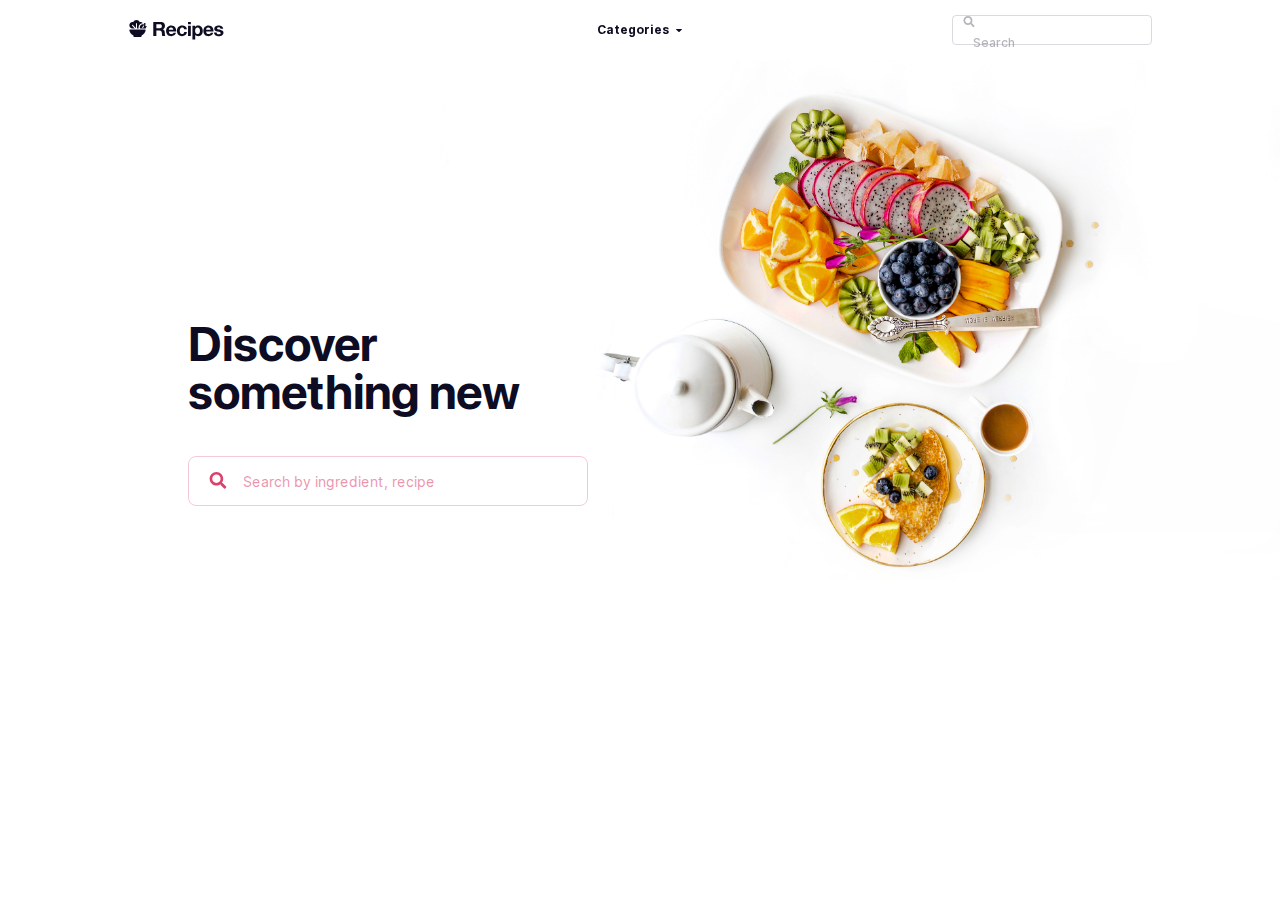
<file: html/index.html>
<!DOCTYPE html>
<html lang="en">
<head>
    <meta charset="UTF-8">
    <meta name="viewport" content="width=device-width, initial-scale=1, maximum-scale=1, user-scalable=0">
    <title>Recipes | Discover something new</title>
    <link rel="stylesheet" href="css/style.css">
    <style>
    </style>
</head>
<body>
    <header role="navigation">
        <grid columns-s="3" columns="10" columns-l="12" class="_is-debug">
            <aside class="hamburger" span-s="1" span-l="2">
                <div class="hamburger-button">
                    <svg viewBox="0 0 15 14" fill="#0D0C22" xmlns="http://www.w3.org/2000/svg">
                        <path
                            d="M13.5938 6.5625H1.40625C1.03329 6.5625 0.675604 6.71066 0.411881 6.97438C0.148158 7.2381 0 7.59579 0 7.96875C0 8.34171 0.148158 8.6994 0.411881 8.96312C0.675604 9.22684 1.03329 9.375 1.40625 9.375H13.5938C13.9667 9.375 14.3244 9.22684 14.5881 8.96312C14.8518 8.6994 15 8.34171 15 7.96875C15 7.59579 14.8518 7.2381 14.5881 6.97438C14.3244 6.71066 13.9667 6.5625 13.5938 6.5625ZM14.0625 10.3125H0.9375C0.81318 10.3125 0.693951 10.3619 0.606044 10.4498C0.518136 10.5377 0.46875 10.6569 0.46875 10.7812V11.25C0.46875 11.7473 0.666294 12.2242 1.01792 12.5758C1.36956 12.9275 1.84647 13.125 2.34375 13.125H12.6562C13.1535 13.125 13.6304 12.9275 13.9821 12.5758C14.3337 12.2242 14.5312 11.7473 14.5312 11.25V10.7812C14.5312 10.6569 14.4819 10.5377 14.394 10.4498C14.306 10.3619 14.1868 10.3125 14.0625 10.3125ZM1.71797 5.625H13.282C14.2948 5.625 14.8822 4.33887 14.3021 3.40195C13.125 1.5 10.5337 0.00292969 7.5 0C4.4666 0.00292969 1.875 1.5 0.697852 3.40166C0.117188 4.33857 0.705176 5.625 1.71797 5.625ZM11.25 2.34375C11.3427 2.34375 11.4333 2.37124 11.5104 2.42275C11.5875 2.47426 11.6476 2.54746 11.6831 2.63312C11.7185 2.71877 11.7278 2.81302 11.7097 2.90395C11.6917 2.99488 11.647 3.0784 11.5815 3.14396C11.5159 3.20951 11.4324 3.25416 11.3414 3.27224C11.2505 3.29033 11.1563 3.28105 11.0706 3.24557C10.985 3.21009 10.9118 3.15001 10.8602 3.07292C10.8087 2.99584 10.7812 2.90521 10.7812 2.8125C10.7812 2.68818 10.8306 2.56895 10.9185 2.48104C11.0065 2.39314 11.1257 2.34375 11.25 2.34375ZM7.5 1.40625C7.59271 1.40625 7.68334 1.43374 7.76042 1.48525C7.83751 1.53676 7.89759 1.60996 7.93307 1.69562C7.96855 1.78127 7.97783 1.87552 7.95974 1.96645C7.94166 2.05738 7.89701 2.1409 7.83146 2.20646C7.7659 2.27201 7.68238 2.31666 7.59145 2.33474C7.50052 2.35283 7.40627 2.34355 7.32062 2.30807C7.23496 2.27259 7.16176 2.21251 7.11025 2.13542C7.05874 2.05834 7.03125 1.96771 7.03125 1.875C7.03125 1.75068 7.08064 1.63145 7.16854 1.54354C7.25645 1.45564 7.37568 1.40625 7.5 1.40625ZM3.75 2.34375C3.84271 2.34375 3.93334 2.37124 4.01042 2.42275C4.08751 2.47426 4.14759 2.54746 4.18307 2.63312C4.21855 2.71877 4.22783 2.81302 4.20974 2.90395C4.19166 2.99488 4.14701 3.0784 4.08146 3.14396C4.0159 3.20951 3.93238 3.25416 3.84145 3.27224C3.75052 3.29033 3.65627 3.28105 3.57062 3.24557C3.48496 3.21009 3.41176 3.15001 3.36025 3.07292C3.30874 2.99584 3.28125 2.90521 3.28125 2.8125C3.28125 2.68818 3.33064 2.56895 3.41854 2.48104C3.50645 2.39314 3.62568 2.34375 3.75 2.34375Z"
                        />
                    </svg>
                </div>
            </aside>
            <nav class="navigation" span-s="1" span="8" span-l="8">
              <div class="logo">
                <a href="#">
                    <svg viewBox="0 0 80 17" fill="#0D0C22" xmlns="http://www.w3.org/2000/svg">
                        <path
                            d="M22.9718 6.99628V3.64725H25.8436C26.4447 3.64725 26.8955 3.78054 27.1961 4.04713C27.4966 4.30261 27.6469 4.71916 27.6469 5.29677C27.6469 5.89659 27.4966 6.3298 27.1961 6.59639C26.8955 6.86298 26.4447 6.99628 25.8436 6.99628H22.9718ZM20.3503 1.6145V13.5111H22.9718V8.8624H25.5932C26.2499 8.8624 26.723 9.0068 27.0124 9.29561C27.3018 9.58441 27.4911 10.0398 27.5801 10.6619C27.6469 11.1395 27.697 11.6394 27.7304 12.1614C27.7638 12.6835 27.8528 13.1334 27.9975 13.5111H30.619C30.4965 13.3444 30.4019 13.1445 30.3351 12.9112C30.2794 12.6669 30.2349 12.4114 30.2015 12.1448C30.1793 11.8782 30.1626 11.6172 30.1514 11.3617C30.1403 11.1062 30.1292 10.884 30.118 10.6952C30.0958 10.3953 30.0513 10.0954 29.9845 9.79547C29.9288 9.49555 29.8342 9.22341 29.7006 8.97903C29.567 8.72355 29.3945 8.50695 29.183 8.32922C28.9715 8.14039 28.7044 8.00154 28.3816 7.91268V7.87935C29.0494 7.61276 29.5281 7.22399 29.8175 6.71302C30.118 6.20206 30.2683 5.59668 30.2683 4.89688C30.2683 4.44146 30.1848 4.01936 30.0179 3.63058C29.862 3.2307 29.6283 2.8808 29.3166 2.58089C29.016 2.28098 28.6487 2.04771 28.2146 1.88109C27.7916 1.70337 27.313 1.6145 26.7787 1.6145H20.3503Z"
                        />
                        <path
                            d="M37.4593 8.27924H33.6024C33.6135 8.11262 33.6469 7.92378 33.7025 7.71273C33.7693 7.50168 33.8751 7.30174 34.0198 7.11291C34.1756 6.92407 34.376 6.76856 34.6209 6.64638C34.8769 6.51308 35.1941 6.44643 35.5726 6.44643C36.1514 6.44643 36.58 6.60195 36.8583 6.91297C37.1477 7.22399 37.348 7.67941 37.4593 8.27924ZM33.6024 9.7788H39.8303C39.8748 9.11233 39.8192 8.47362 39.6633 7.86269C39.5075 7.25176 39.2515 6.70747 38.8953 6.22983C38.5502 5.75219 38.105 5.37452 37.5595 5.09683C37.0141 4.80802 36.374 4.66362 35.6394 4.66362C34.9826 4.66362 34.3815 4.78025 33.8361 5.01352C33.3018 5.24678 32.8399 5.56891 32.4503 5.9799C32.0607 6.37979 31.7601 6.85743 31.5486 7.41282C31.3371 7.96822 31.2314 8.56804 31.2314 9.2123C31.2314 9.87877 31.3316 10.4897 31.5319 11.0451C31.7434 11.6005 32.0384 12.0781 32.4169 12.478C32.7953 12.8779 33.2573 13.1889 33.8027 13.4111C34.3481 13.6221 34.9604 13.7277 35.6394 13.7277C36.6189 13.7277 37.4538 13.5055 38.1439 13.0612C38.8341 12.6169 39.3461 11.8782 39.68 10.8452H37.5929C37.515 11.1117 37.3035 11.3672 36.9584 11.6116C36.6134 11.8449 36.2015 11.9615 35.7229 11.9615C35.055 11.9615 34.5429 11.7893 34.1867 11.445C33.8305 11.1006 33.6357 10.5452 33.6024 9.7788Z"
                        />
                        <path
                            d="M46.6129 7.92934H48.9338C48.9004 7.37394 48.7668 6.8963 48.5331 6.49642C48.2993 6.08543 47.9932 5.74664 47.6147 5.48005C47.2474 5.20235 46.8244 4.99686 46.3458 4.86356C45.8782 4.73027 45.3885 4.66362 44.8764 4.66362C44.1752 4.66362 43.5518 4.78025 43.0064 5.01352C42.4609 5.24678 41.999 5.57447 41.6205 5.99656C41.2421 6.40756 40.9527 6.90186 40.7523 7.47947C40.5631 8.04597 40.4684 8.66246 40.4684 9.32893C40.4684 9.97319 40.5742 10.5675 40.7857 11.1118C40.9972 11.6449 41.2922 12.1059 41.6706 12.4947C42.0491 12.8835 42.5055 13.1889 43.0398 13.4111C43.5852 13.6221 44.1807 13.7277 44.8263 13.7277C45.9729 13.7277 46.9135 13.4277 47.6481 12.8279C48.3828 12.2281 48.828 11.3561 48.9839 10.212H46.6964C46.6185 10.7452 46.4237 11.1728 46.112 11.495C45.8115 11.806 45.3773 11.9615 44.8096 11.9615C44.4423 11.9615 44.1306 11.8782 43.8746 11.7116C43.6186 11.545 43.4127 11.3339 43.2568 11.0784C43.1121 10.8118 43.0064 10.5175 42.9396 10.1953C42.8728 9.87322 42.8394 9.55664 42.8394 9.24562C42.8394 8.92349 42.8728 8.60137 42.9396 8.27924C43.0064 7.946 43.1177 7.64609 43.2735 7.3795C43.4405 7.1018 43.652 6.87964 43.908 6.71302C44.164 6.5353 44.4813 6.44643 44.8597 6.44643C45.8727 6.44643 46.4571 6.94074 46.6129 7.92934Z"
                        />
                        <path d="M52.2601 3.56394V1.6145H49.8892V3.56394H52.2601ZM49.8892 4.89688V13.5111H52.2601V4.89688H49.8892Z"
                        />
                        <path
                            d="M57.984 11.9615C57.6056 11.9615 57.2828 11.8837 57.0156 11.7282C56.7485 11.5727 56.5314 11.3728 56.3644 11.1284C56.2086 10.8729 56.0917 10.5786 56.0138 10.2453C55.947 9.9121 55.9136 9.57331 55.9136 9.22896C55.9136 8.87351 55.947 8.52917 56.0138 8.19593C56.0806 7.86269 56.1919 7.56833 56.3477 7.31285C56.5147 7.05737 56.7262 6.85187 56.9822 6.69636C57.2494 6.52974 57.5777 6.44643 57.9673 6.44643C58.3458 6.44643 58.663 6.52974 58.9191 6.69636C59.1862 6.85187 59.4033 7.06292 59.5702 7.32951C59.7372 7.58499 59.8541 7.87935 59.9209 8.21259C59.9988 8.54583 60.0378 8.88462 60.0378 9.22896C60.0378 9.57331 60.0044 9.9121 59.9376 10.2453C59.8708 10.5786 59.7539 10.8729 59.5869 11.1284C59.4311 11.3728 59.2196 11.5727 58.9525 11.7282C58.6964 11.8837 58.3736 11.9615 57.984 11.9615ZM53.6261 4.89688V16.5268H55.9971V12.4447H56.0305C56.3199 12.8668 56.6872 13.1889 57.1325 13.4111C57.5889 13.6221 58.0842 13.7277 58.6185 13.7277C59.253 13.7277 59.804 13.6055 60.2715 13.3611C60.7502 13.1167 61.1453 12.789 61.457 12.378C61.7798 11.9671 62.0191 11.495 62.175 10.9618C62.3308 10.4286 62.4087 9.87322 62.4087 9.29561C62.4087 8.68468 62.3308 8.10151 62.175 7.54612C62.0191 6.97961 61.7798 6.48531 61.457 6.06321C61.1342 5.64111 60.7279 5.30232 60.2381 5.04684C59.7483 4.79136 59.164 4.66362 58.4849 4.66362C57.9506 4.66362 57.4609 4.76914 57.0156 4.98019C56.5704 5.19124 56.203 5.53003 55.9136 5.99656H55.8802V4.89688H53.6261Z"
                        />
                        <path
                            d="M69.1431 8.27924H65.2861C65.2972 8.11262 65.3306 7.92378 65.3863 7.71273C65.453 7.50168 65.5588 7.30174 65.7035 7.11291C65.8593 6.92407 66.0597 6.76856 66.3046 6.64638C66.5606 6.51308 66.8778 6.44643 67.2563 6.44643C67.8351 6.44643 68.2637 6.60195 68.542 6.91297C68.8314 7.22399 69.0318 7.67941 69.1431 8.27924ZM65.2861 9.7788H71.514C71.5586 9.11233 71.5029 8.47362 71.3471 7.86269C71.1912 7.25176 70.9352 6.70747 70.579 6.22983C70.2339 5.75219 69.7887 5.37452 69.2432 5.09683C68.6978 4.80802 68.0578 4.66362 67.3231 4.66362C66.6664 4.66362 66.0653 4.78025 65.5198 5.01352C64.9855 5.24678 64.5236 5.56891 64.134 5.9799C63.7444 6.37979 63.4438 6.85743 63.2324 7.41282C63.0209 7.96822 62.9151 8.56804 62.9151 9.2123C62.9151 9.87877 63.0153 10.4897 63.2157 11.0451C63.4272 11.6005 63.7221 12.0781 64.1006 12.478C64.4791 12.8779 64.941 13.1889 65.4864 13.4111C66.0319 13.6221 66.6441 13.7277 67.3231 13.7277C68.3027 13.7277 69.1375 13.5055 69.8276 13.0612C70.5178 12.6169 71.0298 11.8782 71.3638 10.8452H69.2766C69.1987 11.1117 68.9872 11.3672 68.6422 11.6116C68.2971 11.8449 67.8852 11.9615 67.4066 11.9615C66.7387 11.9615 66.2267 11.7893 65.8705 11.445C65.5143 11.1006 65.3195 10.5452 65.2861 9.7788Z"
                        />
                        <path
                            d="M74.256 10.7119H72.0019C72.0242 11.2895 72.1522 11.7727 72.3859 12.1614C72.6308 12.5391 72.9369 12.8446 73.3043 13.0778C73.6827 13.3111 74.1113 13.4777 74.5899 13.5777C75.0686 13.6777 75.5583 13.7277 76.0592 13.7277C76.549 13.7277 77.0277 13.6777 77.4952 13.5777C77.9738 13.4888 78.3968 13.3278 78.7641 13.0945C79.1315 12.8612 79.4265 12.5558 79.6491 12.1781C79.8828 11.7893 79.9997 11.3117 79.9997 10.7452C79.9997 10.3453 79.9218 10.0121 79.766 9.74548C79.6101 9.46778 79.4042 9.24007 79.1482 9.06234C78.8922 8.87351 78.5972 8.72355 78.2632 8.61247C77.9404 8.5014 77.6065 8.40698 77.2614 8.32922C76.9275 8.25147 76.5991 8.17927 76.2763 8.11262C75.9535 8.04597 75.6641 7.97377 75.4081 7.89601C75.1632 7.80715 74.9628 7.69607 74.807 7.56278C74.6511 7.42948 74.5732 7.25731 74.5732 7.04626C74.5732 6.86854 74.6177 6.72969 74.7068 6.62971C74.7958 6.51864 74.9016 6.43533 75.024 6.37979C75.1576 6.32425 75.3023 6.29092 75.4582 6.27982C75.614 6.2576 75.7587 6.24649 75.8923 6.24649C76.3153 6.24649 76.6826 6.3298 76.9943 6.49642C77.306 6.65193 77.4785 6.9574 77.5119 7.41282H79.766C79.7214 6.87964 79.5823 6.44088 79.3485 6.09654C79.1259 5.74108 78.8421 5.45783 78.497 5.24678C78.1519 5.03573 77.7568 4.88578 77.3115 4.79691C76.8774 4.70805 76.4266 4.66362 75.9591 4.66362C75.4916 4.66362 75.0352 4.70805 74.5899 4.79691C74.1447 4.87467 73.7439 5.01907 73.3877 5.23012C73.0315 5.43006 72.7421 5.70776 72.5195 6.06321C72.308 6.41867 72.2023 6.87409 72.2023 7.42948C72.2023 7.80715 72.2802 8.12928 72.436 8.39587C72.5919 8.65135 72.7978 8.86796 73.0538 9.04568C73.3098 9.2123 73.5992 9.35115 73.922 9.46223C74.256 9.5622 74.5955 9.65106 74.9405 9.72882C75.7865 9.90654 76.4433 10.0843 76.9108 10.262C77.3894 10.4397 77.6288 10.7063 77.6288 11.0618C77.6288 11.2728 77.5787 11.4505 77.4785 11.5949C77.3783 11.7282 77.2503 11.8393 77.0945 11.9282C76.9497 12.0059 76.7828 12.067 76.5935 12.1115C76.4154 12.1448 76.2429 12.1614 76.0759 12.1614C75.8422 12.1614 75.614 12.1337 75.3914 12.0781C75.1799 12.0226 74.9906 11.9393 74.8237 11.8282C74.6567 11.706 74.5176 11.5561 74.4062 11.3783C74.3061 11.1895 74.256 10.9673 74.256 10.7119Z"
                        />
                        <path
                            d="M2.60259 7.20118H4.59167L2.23307 4.75394C2.19243 4.71174 2.1696 4.65453 2.1696 4.59487C2.1696 4.53521 2.19243 4.478 2.23307 4.4358L2.53996 4.11738C2.58063 4.07521 2.63577 4.05152 2.69327 4.05152C2.75077 4.05152 2.80591 4.07521 2.84658 4.11738L5.63894 7.01469V2.92554C5.63894 2.86586 5.66179 2.80862 5.70246 2.76642C5.74314 2.72422 5.7983 2.70051 5.85582 2.70051H6.28959C6.34711 2.70051 6.40227 2.72422 6.44294 2.76642C6.48362 2.80862 6.50647 2.86586 6.50647 2.92554V7.20118H7.93084C7.85295 6.90782 7.81159 6.60531 7.80776 6.30105C7.80877 5.34644 8.17469 4.43124 8.82524 3.75623C9.4758 3.08123 10.3579 2.70155 11.2779 2.70051C11.3497 2.70051 11.4167 2.71795 11.4874 2.72245C11.0106 2.16155 10.3206 1.80037 9.54282 1.80037C9.31202 1.80367 9.08269 1.83915 8.861 1.90586C8.62674 1.3401 8.23775 0.858024 7.74217 0.519283C7.24659 0.180541 6.66616 0 6.0727 0C5.47925 0 4.89882 0.180541 4.40324 0.519283C3.90765 0.858024 3.51867 1.3401 3.28441 1.90586C3.06272 1.83915 2.83339 1.80367 2.60259 1.80037C1.91234 1.80037 1.25036 2.08488 0.76228 2.5913C0.2742 3.09773 0 3.78458 0 4.50078C0 5.21697 0.2742 5.90383 0.76228 6.41025C1.25036 6.91668 1.91234 7.20118 2.60259 7.20118ZM13.4242 8.10132H0.438373C0.189772 8.10132 -0.0200616 8.31848 0.00162662 8.57502C0.181368 10.7232 1.57972 12.4959 3.47012 13.184V13.5021C3.47012 13.7409 3.56152 13.9698 3.72421 14.1386C3.8869 14.3074 4.10756 14.4023 4.33765 14.4023H9.54282C9.7729 14.4023 9.99356 14.3074 10.1563 14.1386C10.3189 13.9698 10.4103 13.7409 10.4103 13.5021V13.1784C12.2918 12.4858 13.6815 10.7173 13.8607 8.57502C13.8821 8.31848 13.6723 8.10132 13.4242 8.10132Z"
                        />
                        <path fill-rule="evenodd" clip-rule="evenodd"
                            d="M13.9602 7.15156H9.0193C8.75607 6.44213 8.79913 5.62547 9.20691 4.91917C9.86497 3.77938 11.2475 3.31795 12.4381 3.78177L12.6564 3.40366L12.3492 3.22631C12.2768 3.18451 12.2517 3.09113 12.2935 3.01879L12.5466 2.58041C12.5883 2.50808 12.6817 2.4831 12.7541 2.52491L14.0706 3.28498C14.143 3.32678 14.1681 3.42017 14.1263 3.4925L13.8732 3.93088C13.8315 4.00321 13.7381 4.02819 13.6657 3.98639L13.3585 3.80904L13.1402 4.18714C13.5149 4.48823 13.7901 4.87801 13.9518 5.30743L14.4275 5.18023C14.5088 5.15849 14.5921 5.20662 14.614 5.2879L14.7454 5.77731C14.7672 5.85859 14.7191 5.94188 14.6378 5.96362L14.1292 6.09961L14.1189 6.10239C14.1385 6.45194 14.0874 6.80907 13.9602 7.15156ZM12.5707 5.1735L11.6121 6.83386C11.5703 6.90619 11.4769 6.93117 11.4045 6.88937L10.9657 6.63601C10.8933 6.59421 10.8682 6.50082 10.91 6.42849L11.8686 4.76812C11.9103 4.69579 12.0038 4.67081 12.0762 4.71262L12.515 4.96597C12.5874 5.00778 12.6125 5.10116 12.5707 5.1735Z"
                        />
                    </svg>
                  </a>
              </div>
              <div class="menu">
                <ul>
                    <li>
                        <span>
                            <p>Categories</p>
                            <svg viewBox="0 0 6 3" fill="#0D0C22" xmlns="http://www.w3.org/2000/svg">
                                <path
                                    d="M0.404304 -2.44596e-07L5.5957 -1.76723e-08C5.95518 -1.95935e-09 6.13519 0.383188 5.88101 0.607287L3.28531 2.89581C3.12775 3.03473 2.87226 3.03473 2.7147 2.89581L0.118995 0.607287C-0.135204 0.383187 0.0448332 -2.60309e-07 0.404304 -2.44596e-07Z"
                                />
                            </svg>
                        </span>
                    </li>
                  </ul>
              </div>
              <div class="search-section">
                <div class="search">
                    <div class="search-input">
                      <svg viewBox="0 0 14 14" fill="#0D0C22" xmlns="http://www.w3.org/2000/svg">
                          <path
                              d="M13.3232 11.2413L10.7916 8.70962C10.6773 8.59535 10.5224 8.53187 10.3599 8.53187H9.946C10.6468 7.63552 11.0633 6.50809 11.0633 5.28164C11.0633 2.36404 8.69923 0 5.78164 0C2.86404 0 0.5 2.36404 0.5 5.28164C0.5 8.19923 2.86404 10.5633 5.78164 10.5633C7.00809 10.5633 8.13552 10.1468 9.03187 9.446V9.8599C9.03187 10.0224 9.09536 10.1773 9.20962 10.2916L11.7413 12.8232C11.9799 13.0619 12.3659 13.0619 12.6021 12.8232L13.3207 12.1046C13.5594 11.8659 13.5594 11.4799 13.3232 11.2413ZM5.78164 8.53187C3.98639 8.53187 2.5314 7.07942 2.5314 5.28164C2.5314 3.48639 3.98385 2.0314 5.78164 2.0314C7.57688 2.0314 9.03187 3.48385 9.03187 5.28164C9.03187 7.07688 7.57942 8.53187 5.78164 8.53187Z"
                          />
                      </svg>
                      <input type="text" placeholder="Search" />
                    </div>
                </div>
              </div>
            </nav>
            <aside class="search-mobile" span-s="1" span-l="2">
                <div class="search-mobile-button">
                    <svg viewBox="0 0 14 14" fill="#0D0C22" xmlns="http://www.w3.org/2000/svg">
                        <path
                            d="M13.3232 11.2413L10.7916 8.70962C10.6773 8.59535 10.5224 8.53187 10.3599 8.53187H9.946C10.6468 7.63552 11.0633 6.50809 11.0633 5.28164C11.0633 2.36404 8.69923 0 5.78164 0C2.86404 0 0.5 2.36404 0.5 5.28164C0.5 8.19923 2.86404 10.5633 5.78164 10.5633C7.00809 10.5633 8.13552 10.1468 9.03187 9.446V9.8599C9.03187 10.0224 9.09536 10.1773 9.20962 10.2916L11.7413 12.8232C11.9799 13.0619 12.3659 13.0619 12.6021 12.8232L13.3207 12.1046C13.5594 11.8659 13.5594 11.4799 13.3232 11.2413ZM5.78164 8.53187C3.98639 8.53187 2.5314 7.07942 2.5314 5.28164C2.5314 3.48639 3.98385 2.0314 5.78164 2.0314C7.57688 2.0314 9.03187 3.48385 9.03187 5.28164C9.03187 7.07688 7.57942 8.53187 5.78164 8.53187Z"
                        />
                    </svg>
                </div>
            </aside>
        </grid>
    </header>
    <main class="home" role="main">
        <grid columns-s="3" columns="10" columns-l="12" class="_is-debug">
            <div span-s="row" span="2-9" span-l="3-10" class="container">
                <section class="main-screen">
                    <div class="main-screen-background"></div>
                    <div class="main-screen-content">
                        <h1 class="mb-min">
                            Discover
                            <br/>
                            something new
                        </h1>
                        <div class="search">
                            <div class="search-input">
                              <svg viewBox="0 0 14 14" fill="#0D0C22" xmlns="http://www.w3.org/2000/svg">
                                  <path
                                      d="M13.3232 11.2413L10.7916 8.70962C10.6773 8.59535 10.5224 8.53187 10.3599 8.53187H9.946C10.6468 7.63552 11.0633 6.50809 11.0633 5.28164C11.0633 2.36404 8.69923 0 5.78164 0C2.86404 0 0.5 2.36404 0.5 5.28164C0.5 8.19923 2.86404 10.5633 5.78164 10.5633C7.00809 10.5633 8.13552 10.1468 9.03187 9.446V9.8599C9.03187 10.0224 9.09536 10.1773 9.20962 10.2916L11.7413 12.8232C11.9799 13.0619 12.3659 13.0619 12.6021 12.8232L13.3207 12.1046C13.5594 11.8659 13.5594 11.4799 13.3232 11.2413ZM5.78164 8.53187C3.98639 8.53187 2.5314 7.07942 2.5314 5.28164C2.5314 3.48639 3.98385 2.0314 5.78164 2.0314C7.57688 2.0314 9.03187 3.48385 9.03187 5.28164C9.03187 7.07688 7.57942 8.53187 5.78164 8.53187Z"
                                  />
                              </svg>
                              <input type="text" placeholder="Search by ingredient, recipe" />
                            </div>
                        </div>
                    </div>
                </section>
            </div>
        </grid>
    </main>
</body>
</html>
</file>
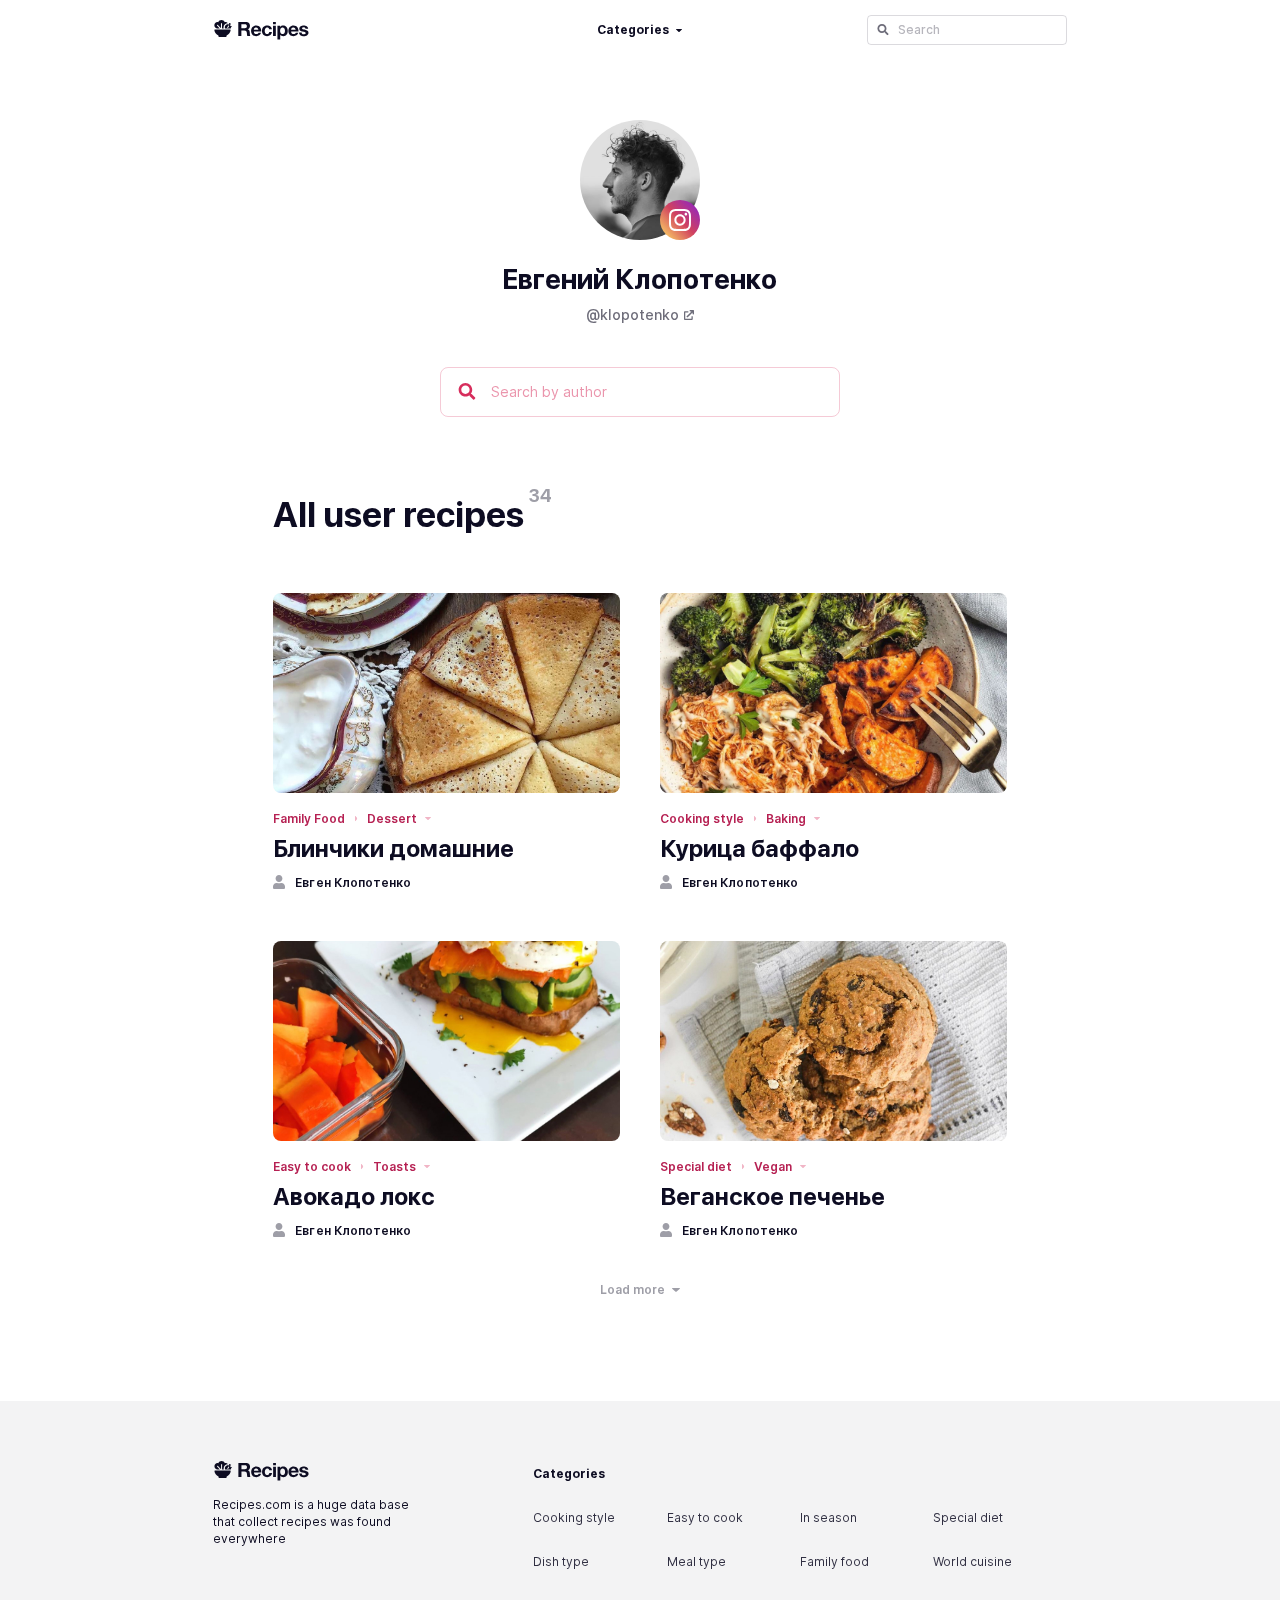
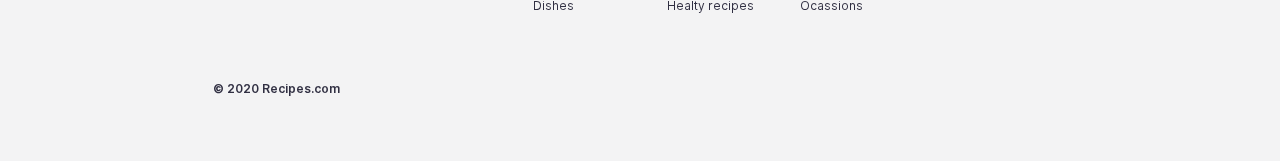
<file: author.html>
<!DOCTYPE html>
<html lang="en">
<head>
    <meta charset="UTF-8">
    <meta name="viewport" content="width=device-width, initial-scale=1, maximum-scale=1, user-scalable=0">
    <title>Recipes | Discover something new</title>
    <link rel="stylesheet" href="css/style.css">
    <base href="./">
</head>
<body>
    <header role="navigation">
        <grid role="grid" columns="3" columns-m="10" columns-l="12" columns-xl="16" class="header">
            <aside class="hamburger" span="1" span-l="2" span-xl="4">
                <div class="hamburger-button">
                    <svg viewBox="0 0 15 14" fill="#0D0C22" xmlns="http://www.w3.org/2000/svg">
                        <path
                            d="M13.5938 6.5625H1.40625C1.03329 6.5625 0.675604 6.71066 0.411881 6.97438C0.148158 7.2381 0 7.59579 0 7.96875C0 8.34171 0.148158 8.6994 0.411881 8.96312C0.675604 9.22684 1.03329 9.375 1.40625 9.375H13.5938C13.9667 9.375 14.3244 9.22684 14.5881 8.96312C14.8518 8.6994 15 8.34171 15 7.96875C15 7.59579 14.8518 7.2381 14.5881 6.97438C14.3244 6.71066 13.9667 6.5625 13.5938 6.5625ZM14.0625 10.3125H0.9375C0.81318 10.3125 0.693951 10.3619 0.606044 10.4498C0.518136 10.5377 0.46875 10.6569 0.46875 10.7812V11.25C0.46875 11.7473 0.666294 12.2242 1.01792 12.5758C1.36956 12.9275 1.84647 13.125 2.34375 13.125H12.6562C13.1535 13.125 13.6304 12.9275 13.9821 12.5758C14.3337 12.2242 14.5312 11.7473 14.5312 11.25V10.7812C14.5312 10.6569 14.4819 10.5377 14.394 10.4498C14.306 10.3619 14.1868 10.3125 14.0625 10.3125ZM1.71797 5.625H13.282C14.2948 5.625 14.8822 4.33887 14.3021 3.40195C13.125 1.5 10.5337 0.00292969 7.5 0C4.4666 0.00292969 1.875 1.5 0.697852 3.40166C0.117188 4.33857 0.705176 5.625 1.71797 5.625ZM11.25 2.34375C11.3427 2.34375 11.4333 2.37124 11.5104 2.42275C11.5875 2.47426 11.6476 2.54746 11.6831 2.63312C11.7185 2.71877 11.7278 2.81302 11.7097 2.90395C11.6917 2.99488 11.647 3.0784 11.5815 3.14396C11.5159 3.20951 11.4324 3.25416 11.3414 3.27224C11.2505 3.29033 11.1563 3.28105 11.0706 3.24557C10.985 3.21009 10.9118 3.15001 10.8602 3.07292C10.8087 2.99584 10.7812 2.90521 10.7812 2.8125C10.7812 2.68818 10.8306 2.56895 10.9185 2.48104C11.0065 2.39314 11.1257 2.34375 11.25 2.34375ZM7.5 1.40625C7.59271 1.40625 7.68334 1.43374 7.76042 1.48525C7.83751 1.53676 7.89759 1.60996 7.93307 1.69562C7.96855 1.78127 7.97783 1.87552 7.95974 1.96645C7.94166 2.05738 7.89701 2.1409 7.83146 2.20646C7.7659 2.27201 7.68238 2.31666 7.59145 2.33474C7.50052 2.35283 7.40627 2.34355 7.32062 2.30807C7.23496 2.27259 7.16176 2.21251 7.11025 2.13542C7.05874 2.05834 7.03125 1.96771 7.03125 1.875C7.03125 1.75068 7.08064 1.63145 7.16854 1.54354C7.25645 1.45564 7.37568 1.40625 7.5 1.40625ZM3.75 2.34375C3.84271 2.34375 3.93334 2.37124 4.01042 2.42275C4.08751 2.47426 4.14759 2.54746 4.18307 2.63312C4.21855 2.71877 4.22783 2.81302 4.20974 2.90395C4.19166 2.99488 4.14701 3.0784 4.08146 3.14396C4.0159 3.20951 3.93238 3.25416 3.84145 3.27224C3.75052 3.29033 3.65627 3.28105 3.57062 3.24557C3.48496 3.21009 3.41176 3.15001 3.36025 3.07292C3.30874 2.99584 3.28125 2.90521 3.28125 2.8125C3.28125 2.68818 3.33064 2.56895 3.41854 2.48104C3.50645 2.39314 3.62568 2.34375 3.75 2.34375Z"
                        />
                    </svg>
                    <svg class="times" viewBox="0 0 12 12" xmlns="http://www.w3.org/2000/svg">
                        <path
                            d="M8.27455 6L11.686 2.58852C12.1047 2.16989 12.1047 1.49114 11.686 1.07216L10.9278 0.313977C10.5092 -0.104659 9.83045 -0.104659 9.41148 0.313977L6 3.72545L2.58852 0.313977C2.16989 -0.104659 1.49114 -0.104659 1.07216 0.313977L0.313977 1.07216C-0.104659 1.4908 -0.104659 2.16955 0.313977 2.58852L3.72545 6L0.313977 9.41148C-0.104659 9.83011 -0.104659 10.5089 0.313977 10.9278L1.07216 11.686C1.4908 12.1047 2.16989 12.1047 2.58852 11.686L6 8.27455L9.41148 11.686C9.83011 12.1047 10.5092 12.1047 10.9278 11.686L11.686 10.9278C12.1047 10.5092 12.1047 9.83045 11.686 9.41148L8.27455 6Z"
                        />
                    </svg>
                </div>
            </aside>
            <nav class="navigation" span="1" span-m="8" span-l="8" span-xl="8">
              <div class="logo">
                <a href="#">
                    <svg viewBox="0 0 80 17" fill="#0D0C22" xmlns="http://www.w3.org/2000/svg">
                        <path
                            d="M22.9718 6.99628V3.64725H25.8436C26.4447 3.64725 26.8955 3.78054 27.1961 4.04713C27.4966 4.30261 27.6469 4.71916 27.6469 5.29677C27.6469 5.89659 27.4966 6.3298 27.1961 6.59639C26.8955 6.86298 26.4447 6.99628 25.8436 6.99628H22.9718ZM20.3503 1.6145V13.5111H22.9718V8.8624H25.5932C26.2499 8.8624 26.723 9.0068 27.0124 9.29561C27.3018 9.58441 27.4911 10.0398 27.5801 10.6619C27.6469 11.1395 27.697 11.6394 27.7304 12.1614C27.7638 12.6835 27.8528 13.1334 27.9975 13.5111H30.619C30.4965 13.3444 30.4019 13.1445 30.3351 12.9112C30.2794 12.6669 30.2349 12.4114 30.2015 12.1448C30.1793 11.8782 30.1626 11.6172 30.1514 11.3617C30.1403 11.1062 30.1292 10.884 30.118 10.6952C30.0958 10.3953 30.0513 10.0954 29.9845 9.79547C29.9288 9.49555 29.8342 9.22341 29.7006 8.97903C29.567 8.72355 29.3945 8.50695 29.183 8.32922C28.9715 8.14039 28.7044 8.00154 28.3816 7.91268V7.87935C29.0494 7.61276 29.5281 7.22399 29.8175 6.71302C30.118 6.20206 30.2683 5.59668 30.2683 4.89688C30.2683 4.44146 30.1848 4.01936 30.0179 3.63058C29.862 3.2307 29.6283 2.8808 29.3166 2.58089C29.016 2.28098 28.6487 2.04771 28.2146 1.88109C27.7916 1.70337 27.313 1.6145 26.7787 1.6145H20.3503Z"
                        />
                        <path
                            d="M37.4593 8.27924H33.6024C33.6135 8.11262 33.6469 7.92378 33.7025 7.71273C33.7693 7.50168 33.8751 7.30174 34.0198 7.11291C34.1756 6.92407 34.376 6.76856 34.6209 6.64638C34.8769 6.51308 35.1941 6.44643 35.5726 6.44643C36.1514 6.44643 36.58 6.60195 36.8583 6.91297C37.1477 7.22399 37.348 7.67941 37.4593 8.27924ZM33.6024 9.7788H39.8303C39.8748 9.11233 39.8192 8.47362 39.6633 7.86269C39.5075 7.25176 39.2515 6.70747 38.8953 6.22983C38.5502 5.75219 38.105 5.37452 37.5595 5.09683C37.0141 4.80802 36.374 4.66362 35.6394 4.66362C34.9826 4.66362 34.3815 4.78025 33.8361 5.01352C33.3018 5.24678 32.8399 5.56891 32.4503 5.9799C32.0607 6.37979 31.7601 6.85743 31.5486 7.41282C31.3371 7.96822 31.2314 8.56804 31.2314 9.2123C31.2314 9.87877 31.3316 10.4897 31.5319 11.0451C31.7434 11.6005 32.0384 12.0781 32.4169 12.478C32.7953 12.8779 33.2573 13.1889 33.8027 13.4111C34.3481 13.6221 34.9604 13.7277 35.6394 13.7277C36.6189 13.7277 37.4538 13.5055 38.1439 13.0612C38.8341 12.6169 39.3461 11.8782 39.68 10.8452H37.5929C37.515 11.1117 37.3035 11.3672 36.9584 11.6116C36.6134 11.8449 36.2015 11.9615 35.7229 11.9615C35.055 11.9615 34.5429 11.7893 34.1867 11.445C33.8305 11.1006 33.6357 10.5452 33.6024 9.7788Z"
                        />
                        <path
                            d="M46.6129 7.92934H48.9338C48.9004 7.37394 48.7668 6.8963 48.5331 6.49642C48.2993 6.08543 47.9932 5.74664 47.6147 5.48005C47.2474 5.20235 46.8244 4.99686 46.3458 4.86356C45.8782 4.73027 45.3885 4.66362 44.8764 4.66362C44.1752 4.66362 43.5518 4.78025 43.0064 5.01352C42.4609 5.24678 41.999 5.57447 41.6205 5.99656C41.2421 6.40756 40.9527 6.90186 40.7523 7.47947C40.5631 8.04597 40.4684 8.66246 40.4684 9.32893C40.4684 9.97319 40.5742 10.5675 40.7857 11.1118C40.9972 11.6449 41.2922 12.1059 41.6706 12.4947C42.0491 12.8835 42.5055 13.1889 43.0398 13.4111C43.5852 13.6221 44.1807 13.7277 44.8263 13.7277C45.9729 13.7277 46.9135 13.4277 47.6481 12.8279C48.3828 12.2281 48.828 11.3561 48.9839 10.212H46.6964C46.6185 10.7452 46.4237 11.1728 46.112 11.495C45.8115 11.806 45.3773 11.9615 44.8096 11.9615C44.4423 11.9615 44.1306 11.8782 43.8746 11.7116C43.6186 11.545 43.4127 11.3339 43.2568 11.0784C43.1121 10.8118 43.0064 10.5175 42.9396 10.1953C42.8728 9.87322 42.8394 9.55664 42.8394 9.24562C42.8394 8.92349 42.8728 8.60137 42.9396 8.27924C43.0064 7.946 43.1177 7.64609 43.2735 7.3795C43.4405 7.1018 43.652 6.87964 43.908 6.71302C44.164 6.5353 44.4813 6.44643 44.8597 6.44643C45.8727 6.44643 46.4571 6.94074 46.6129 7.92934Z"
                        />
                        <path d="M52.2601 3.56394V1.6145H49.8892V3.56394H52.2601ZM49.8892 4.89688V13.5111H52.2601V4.89688H49.8892Z"
                        />
                        <path
                            d="M57.984 11.9615C57.6056 11.9615 57.2828 11.8837 57.0156 11.7282C56.7485 11.5727 56.5314 11.3728 56.3644 11.1284C56.2086 10.8729 56.0917 10.5786 56.0138 10.2453C55.947 9.9121 55.9136 9.57331 55.9136 9.22896C55.9136 8.87351 55.947 8.52917 56.0138 8.19593C56.0806 7.86269 56.1919 7.56833 56.3477 7.31285C56.5147 7.05737 56.7262 6.85187 56.9822 6.69636C57.2494 6.52974 57.5777 6.44643 57.9673 6.44643C58.3458 6.44643 58.663 6.52974 58.9191 6.69636C59.1862 6.85187 59.4033 7.06292 59.5702 7.32951C59.7372 7.58499 59.8541 7.87935 59.9209 8.21259C59.9988 8.54583 60.0378 8.88462 60.0378 9.22896C60.0378 9.57331 60.0044 9.9121 59.9376 10.2453C59.8708 10.5786 59.7539 10.8729 59.5869 11.1284C59.4311 11.3728 59.2196 11.5727 58.9525 11.7282C58.6964 11.8837 58.3736 11.9615 57.984 11.9615ZM53.6261 4.89688V16.5268H55.9971V12.4447H56.0305C56.3199 12.8668 56.6872 13.1889 57.1325 13.4111C57.5889 13.6221 58.0842 13.7277 58.6185 13.7277C59.253 13.7277 59.804 13.6055 60.2715 13.3611C60.7502 13.1167 61.1453 12.789 61.457 12.378C61.7798 11.9671 62.0191 11.495 62.175 10.9618C62.3308 10.4286 62.4087 9.87322 62.4087 9.29561C62.4087 8.68468 62.3308 8.10151 62.175 7.54612C62.0191 6.97961 61.7798 6.48531 61.457 6.06321C61.1342 5.64111 60.7279 5.30232 60.2381 5.04684C59.7483 4.79136 59.164 4.66362 58.4849 4.66362C57.9506 4.66362 57.4609 4.76914 57.0156 4.98019C56.5704 5.19124 56.203 5.53003 55.9136 5.99656H55.8802V4.89688H53.6261Z"
                        />
                        <path
                            d="M69.1431 8.27924H65.2861C65.2972 8.11262 65.3306 7.92378 65.3863 7.71273C65.453 7.50168 65.5588 7.30174 65.7035 7.11291C65.8593 6.92407 66.0597 6.76856 66.3046 6.64638C66.5606 6.51308 66.8778 6.44643 67.2563 6.44643C67.8351 6.44643 68.2637 6.60195 68.542 6.91297C68.8314 7.22399 69.0318 7.67941 69.1431 8.27924ZM65.2861 9.7788H71.514C71.5586 9.11233 71.5029 8.47362 71.3471 7.86269C71.1912 7.25176 70.9352 6.70747 70.579 6.22983C70.2339 5.75219 69.7887 5.37452 69.2432 5.09683C68.6978 4.80802 68.0578 4.66362 67.3231 4.66362C66.6664 4.66362 66.0653 4.78025 65.5198 5.01352C64.9855 5.24678 64.5236 5.56891 64.134 5.9799C63.7444 6.37979 63.4438 6.85743 63.2324 7.41282C63.0209 7.96822 62.9151 8.56804 62.9151 9.2123C62.9151 9.87877 63.0153 10.4897 63.2157 11.0451C63.4272 11.6005 63.7221 12.0781 64.1006 12.478C64.4791 12.8779 64.941 13.1889 65.4864 13.4111C66.0319 13.6221 66.6441 13.7277 67.3231 13.7277C68.3027 13.7277 69.1375 13.5055 69.8276 13.0612C70.5178 12.6169 71.0298 11.8782 71.3638 10.8452H69.2766C69.1987 11.1117 68.9872 11.3672 68.6422 11.6116C68.2971 11.8449 67.8852 11.9615 67.4066 11.9615C66.7387 11.9615 66.2267 11.7893 65.8705 11.445C65.5143 11.1006 65.3195 10.5452 65.2861 9.7788Z"
                        />
                        <path
                            d="M74.256 10.7119H72.0019C72.0242 11.2895 72.1522 11.7727 72.3859 12.1614C72.6308 12.5391 72.9369 12.8446 73.3043 13.0778C73.6827 13.3111 74.1113 13.4777 74.5899 13.5777C75.0686 13.6777 75.5583 13.7277 76.0592 13.7277C76.549 13.7277 77.0277 13.6777 77.4952 13.5777C77.9738 13.4888 78.3968 13.3278 78.7641 13.0945C79.1315 12.8612 79.4265 12.5558 79.6491 12.1781C79.8828 11.7893 79.9997 11.3117 79.9997 10.7452C79.9997 10.3453 79.9218 10.0121 79.766 9.74548C79.6101 9.46778 79.4042 9.24007 79.1482 9.06234C78.8922 8.87351 78.5972 8.72355 78.2632 8.61247C77.9404 8.5014 77.6065 8.40698 77.2614 8.32922C76.9275 8.25147 76.5991 8.17927 76.2763 8.11262C75.9535 8.04597 75.6641 7.97377 75.4081 7.89601C75.1632 7.80715 74.9628 7.69607 74.807 7.56278C74.6511 7.42948 74.5732 7.25731 74.5732 7.04626C74.5732 6.86854 74.6177 6.72969 74.7068 6.62971C74.7958 6.51864 74.9016 6.43533 75.024 6.37979C75.1576 6.32425 75.3023 6.29092 75.4582 6.27982C75.614 6.2576 75.7587 6.24649 75.8923 6.24649C76.3153 6.24649 76.6826 6.3298 76.9943 6.49642C77.306 6.65193 77.4785 6.9574 77.5119 7.41282H79.766C79.7214 6.87964 79.5823 6.44088 79.3485 6.09654C79.1259 5.74108 78.8421 5.45783 78.497 5.24678C78.1519 5.03573 77.7568 4.88578 77.3115 4.79691C76.8774 4.70805 76.4266 4.66362 75.9591 4.66362C75.4916 4.66362 75.0352 4.70805 74.5899 4.79691C74.1447 4.87467 73.7439 5.01907 73.3877 5.23012C73.0315 5.43006 72.7421 5.70776 72.5195 6.06321C72.308 6.41867 72.2023 6.87409 72.2023 7.42948C72.2023 7.80715 72.2802 8.12928 72.436 8.39587C72.5919 8.65135 72.7978 8.86796 73.0538 9.04568C73.3098 9.2123 73.5992 9.35115 73.922 9.46223C74.256 9.5622 74.5955 9.65106 74.9405 9.72882C75.7865 9.90654 76.4433 10.0843 76.9108 10.262C77.3894 10.4397 77.6288 10.7063 77.6288 11.0618C77.6288 11.2728 77.5787 11.4505 77.4785 11.5949C77.3783 11.7282 77.2503 11.8393 77.0945 11.9282C76.9497 12.0059 76.7828 12.067 76.5935 12.1115C76.4154 12.1448 76.2429 12.1614 76.0759 12.1614C75.8422 12.1614 75.614 12.1337 75.3914 12.0781C75.1799 12.0226 74.9906 11.9393 74.8237 11.8282C74.6567 11.706 74.5176 11.5561 74.4062 11.3783C74.3061 11.1895 74.256 10.9673 74.256 10.7119Z"
                        />
                        <path
                            d="M2.60259 7.20118H4.59167L2.23307 4.75394C2.19243 4.71174 2.1696 4.65453 2.1696 4.59487C2.1696 4.53521 2.19243 4.478 2.23307 4.4358L2.53996 4.11738C2.58063 4.07521 2.63577 4.05152 2.69327 4.05152C2.75077 4.05152 2.80591 4.07521 2.84658 4.11738L5.63894 7.01469V2.92554C5.63894 2.86586 5.66179 2.80862 5.70246 2.76642C5.74314 2.72422 5.7983 2.70051 5.85582 2.70051H6.28959C6.34711 2.70051 6.40227 2.72422 6.44294 2.76642C6.48362 2.80862 6.50647 2.86586 6.50647 2.92554V7.20118H7.93084C7.85295 6.90782 7.81159 6.60531 7.80776 6.30105C7.80877 5.34644 8.17469 4.43124 8.82524 3.75623C9.4758 3.08123 10.3579 2.70155 11.2779 2.70051C11.3497 2.70051 11.4167 2.71795 11.4874 2.72245C11.0106 2.16155 10.3206 1.80037 9.54282 1.80037C9.31202 1.80367 9.08269 1.83915 8.861 1.90586C8.62674 1.3401 8.23775 0.858024 7.74217 0.519283C7.24659 0.180541 6.66616 0 6.0727 0C5.47925 0 4.89882 0.180541 4.40324 0.519283C3.90765 0.858024 3.51867 1.3401 3.28441 1.90586C3.06272 1.83915 2.83339 1.80367 2.60259 1.80037C1.91234 1.80037 1.25036 2.08488 0.76228 2.5913C0.2742 3.09773 0 3.78458 0 4.50078C0 5.21697 0.2742 5.90383 0.76228 6.41025C1.25036 6.91668 1.91234 7.20118 2.60259 7.20118ZM13.4242 8.10132H0.438373C0.189772 8.10132 -0.0200616 8.31848 0.00162662 8.57502C0.181368 10.7232 1.57972 12.4959 3.47012 13.184V13.5021C3.47012 13.7409 3.56152 13.9698 3.72421 14.1386C3.8869 14.3074 4.10756 14.4023 4.33765 14.4023H9.54282C9.7729 14.4023 9.99356 14.3074 10.1563 14.1386C10.3189 13.9698 10.4103 13.7409 10.4103 13.5021V13.1784C12.2918 12.4858 13.6815 10.7173 13.8607 8.57502C13.8821 8.31848 13.6723 8.10132 13.4242 8.10132Z"
                        />
                        <path fill-rule="evenodd" clip-rule="evenodd"
                            d="M13.9602 7.15156H9.0193C8.75607 6.44213 8.79913 5.62547 9.20691 4.91917C9.86497 3.77938 11.2475 3.31795 12.4381 3.78177L12.6564 3.40366L12.3492 3.22631C12.2768 3.18451 12.2517 3.09113 12.2935 3.01879L12.5466 2.58041C12.5883 2.50808 12.6817 2.4831 12.7541 2.52491L14.0706 3.28498C14.143 3.32678 14.1681 3.42017 14.1263 3.4925L13.8732 3.93088C13.8315 4.00321 13.7381 4.02819 13.6657 3.98639L13.3585 3.80904L13.1402 4.18714C13.5149 4.48823 13.7901 4.87801 13.9518 5.30743L14.4275 5.18023C14.5088 5.15849 14.5921 5.20662 14.614 5.2879L14.7454 5.77731C14.7672 5.85859 14.7191 5.94188 14.6378 5.96362L14.1292 6.09961L14.1189 6.10239C14.1385 6.45194 14.0874 6.80907 13.9602 7.15156ZM12.5707 5.1735L11.6121 6.83386C11.5703 6.90619 11.4769 6.93117 11.4045 6.88937L10.9657 6.63601C10.8933 6.59421 10.8682 6.50082 10.91 6.42849L11.8686 4.76812C11.9103 4.69579 12.0038 4.67081 12.0762 4.71262L12.515 4.96597C12.5874 5.00778 12.6125 5.10116 12.5707 5.1735Z"
                        />
                    </svg>
                  </a>
              </div>
              <div class="menu">
                <ul>
                    <li>
                        <span>
                            <p>Categories</p>
                            <svg viewBox="0 0 6 3" fill="#0D0C22" xmlns="http://www.w3.org/2000/svg">
                                <path
                                    d="M0.404304 -2.44596e-07L5.5957 -1.76723e-08C5.95518 -1.95935e-09 6.13519 0.383188 5.88101 0.607287L3.28531 2.89581C3.12775 3.03473 2.87226 3.03473 2.7147 2.89581L0.118995 0.607287C-0.135204 0.383187 0.0448332 -2.60309e-07 0.404304 -2.44596e-07Z"
                                />
                            </svg>
                        </span>
                    </li>
                  </ul>
              </div>
              <div class="search-section">
                <div class="search">
                    <span class="search-icon">
                        <svg viewBox="0 0 14 14" fill="#0D0C22" xmlns="http://www.w3.org/2000/svg">
                            <path
                                d="M13.3232 11.2413L10.7916 8.70962C10.6773 8.59535 10.5224 8.53187 10.3599 8.53187H9.946C10.6468 7.63552 11.0633 6.50809 11.0633 5.28164C11.0633 2.36404 8.69923 0 5.78164 0C2.86404 0 0.5 2.36404 0.5 5.28164C0.5 8.19923 2.86404 10.5633 5.78164 10.5633C7.00809 10.5633 8.13552 10.1468 9.03187 9.446V9.8599C9.03187 10.0224 9.09536 10.1773 9.20962 10.2916L11.7413 12.8232C11.9799 13.0619 12.3659 13.0619 12.6021 12.8232L13.3207 12.1046C13.5594 11.8659 13.5594 11.4799 13.3232 11.2413ZM5.78164 8.53187C3.98639 8.53187 2.5314 7.07942 2.5314 5.28164C2.5314 3.48639 3.98385 2.0314 5.78164 2.0314C7.57688 2.0314 9.03187 3.48385 9.03187 5.28164C9.03187 7.07688 7.57942 8.53187 5.78164 8.53187Z"
                            />
                        </svg>
                    </span>
                    <input type="search" placeholder="Search" />
                    <span class="search-icon times">
                        <svg viewBox="0 0 15 15" xmlns="http://www.w3.org/2000/svg">
                            <path
                                d="M7.5 0C3.35685 0 0 3.35685 0 7.5C0 11.6431 3.35685 15 7.5 15C11.6431 15 15 11.6431 15 7.5C15 3.35685 11.6431 0 7.5 0ZM11.1774 9.46875C11.3196 9.61089 11.3196 9.84073 11.1774 9.98286L9.97984 11.1774C9.8377 11.3196 9.60786 11.3196 9.46573 11.1774L7.5 9.19355L5.53125 11.1774C5.38911 11.3196 5.15927 11.3196 5.01714 11.1774L3.82258 9.97984C3.68044 9.8377 3.68044 9.60786 3.82258 9.46573L5.80645 7.5L3.82258 5.53125C3.68044 5.38911 3.68044 5.15927 3.82258 5.01714L5.02016 3.81956C5.1623 3.67742 5.39214 3.67742 5.53427 3.81956L7.5 5.80645L9.46875 3.82258C9.61089 3.68044 9.84073 3.68044 9.98286 3.82258L11.1804 5.02016C11.3226 5.1623 11.3226 5.39214 11.1804 5.53427L9.19355 7.5L11.1774 9.46875Z"
                            />
                        </svg>
                    </span>
                    <div class="search-dropdown" style="display: none;">
                        <div class="search-dropdown-section">
                            <label>Ingredients</label>
                            <ul>
                                <li>
                                    <a href="">Avocado</a>
                                </li>
                                <li>
                                    <a href="">Eggs</a>
                                </li>
                            </ul>
                        </div>
                        <div class="search-dropdown-section">
                            <label>Recipes</label>
                            <ul>
                                <li>
                                    <a href="">Avocado toasts</a>
                                </li>
                                <li>
                                    <a href="">Guacamole</a>
                                </li>
                                <li>
                                    <a href="">Avocado salad</a>
                                </li>
                            </ul>
                        </div>
                        <div class="search-dropdown-section">
                            <label>Authors</label>
                            <ul>
                                <li>
                                    <a href="">Yevhen Klopotenko</a>
                                </li>
                                <li>
                                    <a href="">Andre</a>
                                </li>
                            </ul>
                        </div>
                    </div>
                </div>
              </div>
            </nav>
            <aside class="search-mobile" span="1" span-l="2" span-xl="4">
                <div class="search-mobile-button">
                    <svg viewBox="0 0 14 14" fill="#0D0C22" xmlns="http://www.w3.org/2000/svg">
                        <path
                            d="M13.3232 11.2413L10.7916 8.70962C10.6773 8.59535 10.5224 8.53187 10.3599 8.53187H9.946C10.6468 7.63552 11.0633 6.50809 11.0633 5.28164C11.0633 2.36404 8.69923 0 5.78164 0C2.86404 0 0.5 2.36404 0.5 5.28164C0.5 8.19923 2.86404 10.5633 5.78164 10.5633C7.00809 10.5633 8.13552 10.1468 9.03187 9.446V9.8599C9.03187 10.0224 9.09536 10.1773 9.20962 10.2916L11.7413 12.8232C11.9799 13.0619 12.3659 13.0619 12.6021 12.8232L13.3207 12.1046C13.5594 11.8659 13.5594 11.4799 13.3232 11.2413ZM5.78164 8.53187C3.98639 8.53187 2.5314 7.07942 2.5314 5.28164C2.5314 3.48639 3.98385 2.0314 5.78164 2.0314C7.57688 2.0314 9.03187 3.48385 9.03187 5.28164C9.03187 7.07688 7.57942 8.53187 5.78164 8.53187Z"
                        />
                    </svg>
                    <svg class="times" viewBox="0 0 12 12" xmlns="http://www.w3.org/2000/svg">
                        <path
                            d="M8.27455 6L11.686 2.58852C12.1047 2.16989 12.1047 1.49114 11.686 1.07216L10.9278 0.313977C10.5092 -0.104659 9.83045 -0.104659 9.41148 0.313977L6 3.72545L2.58852 0.313977C2.16989 -0.104659 1.49114 -0.104659 1.07216 0.313977L0.313977 1.07216C-0.104659 1.4908 -0.104659 2.16955 0.313977 2.58852L3.72545 6L0.313977 9.41148C-0.104659 9.83011 -0.104659 10.5089 0.313977 10.9278L1.07216 11.686C1.4908 12.1047 2.16989 12.1047 2.58852 11.686L6 8.27455L9.41148 11.686C9.83011 12.1047 10.5092 12.1047 10.9278 11.686L11.686 10.9278C12.1047 10.5092 12.1047 9.83045 11.686 9.41148L8.27455 6Z"
                        />
                    </svg>
                </div>
            </aside>
        </grid>

        <grid role="grid" columns="3" columns-m="10" columns-l="12" columns-xl="16" class="dropdown-menu" style="display: none;">
            <ul span="row" span-m="2-9" span-l="3-10" class="dropdown-menu-wrapper">
                <li>
                    <a href="#">
                        <span>
                            <svg xmlns="http://www.w3.org/2000/svg" viewBox="0 0 448 512">
                                <path
                                    d="M96,320H352V288H96ZM384,0H64A64,64,0,0,0,0,64v96H448V64A64,64,0,0,0,384,0ZM80,104a24,24,0,1,1,24-24A24,24,0,0,1,80,104Zm96,0a24,24,0,1,1,24-24A24,24,0,0,1,176,104Zm96,0a24,24,0,1,1,24-24A24,24,0,0,1,272,104Zm96,0a24,24,0,1,1,24-24A24,24,0,0,1,368,104ZM0,480a32,32,0,0,0,32,32H416a32,32,0,0,0,32-32V192H0ZM64,256H384V448H64Z"
                                />
                            </svg>
                        </span>
                        <p>
                            Cooking style
                        </p>
                    </a>
                </li>
                <li>
                    <a href="#">
                        <span>
                            <svg viewBox="0 0 12 10" xmlns="http://www.w3.org/2000/svg">
                                <path
                                    d="M11.1823 1.57209C11.0328 1.5457 10.8792 1.55452 10.7337 1.59785C10.881 1.40269 10.9496 1.15905 10.9258 0.915443C10.8883 0.524612 10.6213 0.17326 10.2492 0.0506906C10.1135 0.00562658 9.96982 -0.00964969 9.82779 0.00589909C9.68576 0.0214479 9.54873 0.0674576 9.426 0.140804C9.30328 0.21415 9.19773 0.313116 9.11653 0.430981C9.03533 0.548845 8.98037 0.682849 8.9554 0.823892C8.93172 0.953944 8.93446 1.08745 8.96346 1.21641C9.02965 1.51099 8.93796 1.81798 8.69027 1.99074C8.40002 2.19246 8.23596 2.32179 7.78896 2.51711C7.06877 2.08041 6.25933 1.80463 5.40001 1.80463C2.41763 1.80463 0 5.0593 0 7.21873C0 9.37817 2.41763 9.625 5.40001 9.625C8.3824 9.625 10.8 9.37836 10.8 7.21873C10.8 6.27879 10.3399 5.13318 9.57678 4.1374C9.04163 4.58132 8.64469 5.16981 8.43302 5.83306C8.07583 6.92603 7.15577 7.70036 6.08927 7.80564C5.98927 7.81541 5.89114 7.8203 5.79489 7.8203C4.86939 7.8203 4.03595 7.38792 3.50851 6.63597C3.28917 6.32229 3.1368 5.96658 3.06095 5.59112C3.05703 5.56935 3.05795 5.54699 3.06364 5.52562C3.06933 5.50425 3.07965 5.48441 3.09387 5.4675C3.10809 5.45058 3.12585 5.43703 3.14589 5.42778C3.16593 5.41854 3.18776 5.41385 3.20982 5.41403H3.51788C3.55173 5.41447 3.58444 5.42637 3.61068 5.44781C3.63693 5.46924 3.65517 5.49895 3.66245 5.53209C3.88539 6.47542 4.71826 7.21873 5.7947 7.21873C5.87208 7.21873 5.95058 7.21485 6.0302 7.20708C6.88971 7.1223 7.59265 6.47279 7.86283 5.64582C8.25133 4.4566 9.0454 3.74299 9.56234 3.38224C9.83909 3.18918 10.1899 3.22527 10.4738 3.40762C10.6429 3.51567 10.8407 3.56981 11.0412 3.5629C11.433 3.55218 11.7934 3.29257 11.9322 2.92486C12.1613 2.31766 11.7848 1.68244 11.1823 1.57209V1.57209Z"
                                />
                            </svg>
                        </span>
                        <p>
                            Dishes
                        </p>
                    </a>
                </li>
                <li>
                    <a href="#">
                        <span>
                            <svg viewBox="0 0 10 10" xmlns="http://www.w3.org/2000/svg">
                                <path
                                    d="M5 3.125C3.9668 3.125 3.125 3.9668 3.125 5C3.125 6.0332 3.9668 6.875 5 6.875C6.0332 6.875 6.875 6.0332 6.875 5C6.875 3.9668 6.0332 3.125 5 3.125ZM9.8125 4.69727L7.96289 3.77344L8.61719 1.8125C8.70508 1.54688 8.45312 1.29492 8.18945 1.38477L6.22852 2.03906L5.30273 0.1875C5.17773 -0.0625 4.82227 -0.0625 4.69727 0.1875L3.77344 2.03711L1.81055 1.38281C1.54492 1.29492 1.29297 1.54687 1.38281 1.81055L2.03711 3.77148L0.1875 4.69727C-0.0625 4.82227 -0.0625 5.17773 0.1875 5.30273L2.03711 6.22656L1.38281 8.18945C1.29492 8.45508 1.54687 8.70703 1.81055 8.61719L3.77148 7.96289L4.69531 9.8125C4.82031 10.0625 5.17578 10.0625 5.30078 9.8125L6.22461 7.96289L8.18555 8.61719C8.45117 8.70508 8.70312 8.45312 8.61328 8.18945L7.95898 6.22852L9.80859 5.30469C10.0625 5.17773 10.0625 4.82227 9.8125 4.69727V4.69727ZM6.76758 6.76758C5.79297 7.74219 4.20703 7.74219 3.23242 6.76758C2.25781 5.79297 2.25781 4.20703 3.23242 3.23242C4.20703 2.25781 5.79297 2.25781 6.76758 3.23242C7.74219 4.20703 7.74219 5.79297 6.76758 6.76758Z"
                                />
                            </svg>
                        </span>
                        <p>
                            In season
                        </p>
                    </a>
                </li>
                <li>
                    <a href="#">
                        <span>
                            <svg viewBox="0 0 12 10" xmlns="http://www.w3.org/2000/svg">
                                <path
                                    d="M10.7469 0.18989C10.6367 -0.0542184 10.3219 -0.0639827 10.1901 0.166455C9.58004 1.21905 8.48792 1.87521 7.24035 1.87521H5.66613C3.58028 1.87521 1.88799 3.55467 1.88799 5.62471C1.88799 5.76141 1.90373 5.89225 1.91751 6.02504C3.17295 5.13259 4.98528 4.37488 7.5552 4.37488C7.72836 4.37488 7.87004 4.51548 7.87004 4.68733C7.87004 4.85919 7.72836 4.99979 7.5552 4.99979C2.6082 4.99979 0.510546 8.00915 0.0461501 9.13986C-0.0837234 9.45818 0.0697634 9.82141 0.390511 9.95225C0.713227 10.085 1.07923 9.93077 1.21304 9.61441C1.24256 9.5441 1.62431 8.67899 2.62788 7.84511C3.26544 8.70242 4.47759 9.52067 6.06952 9.35272C9.15894 9.1301 11.3333 6.38047 11.3333 3.01373C11.3333 2.03339 11.1208 1.0179 10.7469 0.18989V0.18989Z"
                                />
                            </svg>
                        </span>
                        <p>
                            Special diet
                        </p>
                    </a>
                </li>
                <li>
                    <a href="#">
                        <span>
                            <svg viewBox="0 0 10 10" xmlns="http://www.w3.org/2000/svg">
                                <path
                                    d="M9.7957 1.18959C10.132 0.853255 10.04 0.286247 9.61465 0.0735453C9.49887 0.0156827 9.36927 -0.00880712 9.24036 0.00281811C9.11145 0.0144433 8.98832 0.0617246 8.88477 0.139368L4.9041 3.125H7.86055L9.7957 1.18959ZM9.6875 3.75002H0.3125C0.139844 3.75002 0 3.88986 0 4.06253V4.68754C0 4.86021 0.139844 5.00005 0.3125 5.00005H0.625C0.625 6.58174 1.60547 7.93197 2.99082 8.48297C2.7416 8.81247 2.5666 9.20174 2.50352 9.62929C2.475 9.82304 2.62148 10 2.81738 10H7.18262C7.37852 10 7.525 9.82304 7.49648 9.62929C7.43359 9.20174 7.25859 8.81247 7.00918 8.48297C8.39453 7.93197 9.375 6.58174 9.375 5.00005H9.6875C9.86016 5.00005 10 4.86021 10 4.68754V4.06253C10 3.88986 9.86016 3.75002 9.6875 3.75002Z"
                                />
                            </svg>
                        </span>
                        <p>
                            Dish type
                        </p>
                    </a>
                </li>
                <li>
                    <a href="#">
                        <span>
                            <svg viewBox="0 0 12 9" xmlns="http://www.w3.org/2000/svg">
                                <path
                                    d="M1.8 3.56044C2.46188 3.56044 3 3.02823 3 2.37363C3 1.71902 2.46188 1.18681 1.8 1.18681C1.13813 1.18681 0.6 1.71902 0.6 2.37363C0.6 3.02823 1.13813 3.56044 1.8 3.56044ZM10.2 3.56044C10.8619 3.56044 11.4 3.02823 11.4 2.37363C11.4 1.71902 10.8619 1.18681 10.2 1.18681C9.53813 1.18681 9 1.71902 9 2.37363C9 3.02823 9.53813 3.56044 10.2 3.56044ZM10.8 4.15385H9.6C9.27 4.15385 8.97188 4.28551 8.75438 4.49876C9.51 4.90859 10.0463 5.64849 10.1625 6.52747H11.4C11.7319 6.52747 12 6.26229 12 5.93407V5.34066C12 4.68606 11.4619 4.15385 10.8 4.15385ZM6 4.15385C7.16063 4.15385 8.1 3.22479 8.1 2.07692C8.1 0.929052 7.16063 0 6 0C4.83938 0 3.9 0.929052 3.9 2.07692C3.9 3.22479 4.83938 4.15385 6 4.15385ZM7.44 4.74725H7.28438C6.89438 4.93269 6.46125 5.04396 6 5.04396C5.53875 5.04396 5.1075 4.93269 4.71563 4.74725H4.56C3.3675 4.74725 2.4 5.70412 2.4 6.88352V7.41758C2.4 7.909 2.80313 8.30769 3.3 8.30769H8.7C9.19688 8.30769 9.6 7.909 9.6 7.41758V6.88352C9.6 5.70412 8.6325 4.74725 7.44 4.74725ZM3.24563 4.49876C3.02813 4.28551 2.73 4.15385 2.4 4.15385H1.2C0.538125 4.15385 0 4.68606 0 5.34066V5.93407C0 6.26229 0.268125 6.52747 0.6 6.52747H1.83563C1.95375 5.64849 2.49 4.90859 3.24563 4.49876Z"
                                />
                            </svg>
                        </span>
                        <p>
                            Family food
                        </p>
                    </a>
                </li>
                <li>
                    <a href="#">
                        <span>
                            <svg viewBox="0 0 12 9" xmlns="http://www.w3.org/2000/svg">
                                <path
                                    d="M9.55792 5.03571C9.34708 5.18133 8.80396 5.70714 7.78188 5.70714C6.75979 5.70714 6.21625 5.18259 6.00562 5.03571H6.00396C5.85125 5.14063 5.27083 5.70714 4.22729 5.70714C3.20375 5.70714 2.66125 5.18259 2.44938 5.03571H2.44479C2.27104 5.15531 1.88875 5.51054 1.20313 5.64839L1.84896 7.59721C1.89302 7.73093 1.97773 7.8473 2.0911 7.92984C2.20446 8.01238 2.34074 8.05692 2.48063 8.05714H9.51958C9.65951 8.05715 9.79589 8.01282 9.90941 7.93043C10.0229 7.84803 10.1078 7.73175 10.1521 7.59805L10.7979 5.64923C10.1081 5.51033 9.70479 5.13727 9.55917 5.03655L9.55792 5.03571ZM11.3333 3.69286C11.1992 3.69286 11.1173 3.66768 11.0319 3.619C10.311 1.51428 8.33479 0 6 0C3.66521 0 1.6875 1.51512 0.967708 3.62047C0.882917 3.66831 0.801042 3.69286 0.666667 3.69286C0.489856 3.69286 0.320286 3.7636 0.195262 3.88951C0.0702379 4.01543 0 4.18621 0 4.36429C0 4.54236 0.0702379 4.71314 0.195262 4.83906C0.320286 4.96497 0.489856 5.03571 0.666667 5.03571C1.33333 5.03571 1.70833 4.75308 1.95667 4.56592C2.14583 4.42325 2.22396 4.36429 2.44688 4.36429C2.66979 4.36429 2.74833 4.42325 2.9375 4.56592C3.18563 4.75308 3.56021 5.03571 4.22729 5.03571C4.89438 5.03571 5.26896 4.75288 5.51646 4.5655C5.70396 4.42325 5.78312 4.36429 6.005 4.36429C6.22687 4.36429 6.30479 4.42325 6.49333 4.5655C6.74104 4.75267 7.11542 5.03571 7.78208 5.03571C8.44875 5.03571 8.82271 4.75288 9.07042 4.5655C9.25896 4.42325 9.33708 4.36429 9.55875 4.36429C9.78042 4.36429 9.8575 4.42325 10.0458 4.56529C10.2929 4.75288 10.6667 5.03571 11.3333 5.03571C11.5101 5.03571 11.6797 4.96497 11.8047 4.83906C11.9298 4.71314 12 4.54236 12 4.36429C12 4.18621 11.9298 4.01543 11.8047 3.88951C11.6797 3.7636 11.5101 3.69286 11.3333 3.69286ZM4.29813 1.8288L3.96479 2.50023C3.76813 2.89533 3.16958 2.60074 3.36854 2.19998L3.70188 1.52855C3.90042 1.13304 4.49542 1.4314 4.29813 1.8288ZM6.33333 2.35C6.33333 2.79419 5.66667 2.7944 5.66667 2.35V1.67857C5.66667 1.23438 6.33333 1.23417 6.33333 1.67857V2.35ZM8.03521 2.50023L7.70188 1.8288C7.50438 1.43119 8.10042 1.13241 8.29813 1.52855L8.63146 2.19998C8.83 2.59969 8.23208 2.89554 8.03521 2.50023Z"
                                />
                            </svg>
                        </span>
                        <p>
                            Meal type
                        </p>
                    </a>
                </li>
                <li>
                    <a href="#">
                        <span>
                            <svg viewBox="0 0 10 10" xmlns="http://www.w3.org/2000/svg">
                                <path
                                    d="M6.78564 6.93548C6.49325 8.73589 5.80359 10 5.00101 10C4.19843 10 3.50877 8.73589 3.21637 6.93548H6.78564ZM3.06513 5C3.06513 4.55242 3.08933 4.12298 3.13168 3.70968H6.86832C6.91067 4.12298 6.93487 4.55242 6.93487 5C6.93487 5.44758 6.91067 5.87702 6.86832 6.29032H3.13168C3.08933 5.87702 3.06513 5.44758 3.06513 5ZM9.61283 6.93548C9.0361 8.30444 7.86852 9.3629 6.4267 9.79032C6.91873 9.10887 7.25751 8.08266 7.43497 6.93548H9.61283ZM3.5733 9.79032C2.13349 9.3629 0.963904 8.30444 0.389191 6.93548H2.56705C2.74249 8.08266 3.08127 9.10887 3.5733 9.79032V9.79032ZM9.8286 6.29032H7.51563C7.55798 5.86694 7.58217 5.43347 7.58217 5C7.58217 4.56653 7.55798 4.13306 7.51563 3.70968H9.82658C9.93749 4.12298 10 4.55242 10 5C10 5.44758 9.93749 5.87702 9.8286 6.29032ZM2.41984 5C2.41984 5.43347 2.44404 5.86694 2.48639 6.29032H0.173422C0.0645292 5.87702 0 5.44758 0 5C0 4.55242 0.0645292 4.12298 0.173422 3.70968H2.48437C2.44404 4.13306 2.41984 4.56653 2.41984 5V5ZM3.21637 3.06452C3.50877 1.26411 4.19843 -2.98023e-07 5.00101 -2.98023e-07C5.80359 -2.98023e-07 6.49325 1.26411 6.78564 3.06452H3.21637ZM6.42872 0.209677C7.86852 0.637096 9.03811 1.69556 9.61484 3.06452H7.43698C7.25953 1.91734 6.92075 0.891129 6.42872 0.209677ZM0.389191 3.06452C0.965921 1.69556 2.13349 0.637096 3.57532 0.209677C3.08328 0.891129 2.74451 1.91734 2.56705 3.06452H0.389191V3.06452Z"
                                />
                            </svg>
                        </span>
                        <p>
                            World cuisine
                        </p>
                    </a>
                </li>
                <li>
                    <a href="#">
                        <span>
                            <svg viewBox="0 0 10 10" xmlns="http://www.w3.org/2000/svg">
                                <path
                                    d="M9.34206 2.93846C8.57046 2.14335 7.37439 2.03437 6.52153 1.33222C5.54854 0.531251 4.80019 -0.18066 3.4246 0.0410189C1.72943 0.314455 1.24245 1.60351 0.982839 3.11014C0.76601 4.36678 -0.0800108 5.5906 0.00613452 6.8779C0.0922798 8.16519 1.03812 9.38628 2.25197 9.82202C4.06864 10.4742 5.12231 9.20269 6.24942 8.13355C7.10267 7.32418 8.07391 7.39684 9.00236 6.6904C10.1017 5.85407 10.4032 3.94529 9.34206 2.93846V2.93846ZM4.37415 6.88239C3.16812 6.88239 2.18633 5.89997 2.18633 4.69275C2.18633 3.48553 3.16812 2.50292 4.37415 2.50292C5.58019 2.50292 6.56197 3.48514 6.56197 4.69275C6.56197 5.90036 5.58155 6.88239 4.37415 6.88239ZM4.21788 3.12499C3.84501 3.12545 3.48754 3.27376 3.22388 3.53738C2.96022 3.801 2.81189 4.15841 2.81142 4.53123C2.81142 4.61411 2.84435 4.69359 2.90297 4.7522C2.96158 4.8108 3.04108 4.84373 3.12397 4.84373C3.20686 4.84373 3.28636 4.8108 3.34497 4.7522C3.40359 4.69359 3.43652 4.61411 3.43652 4.53123C3.43677 4.32411 3.51918 4.12555 3.66566 3.97909C3.81214 3.83263 4.01073 3.75024 4.21788 3.74998C4.30077 3.74998 4.38027 3.71706 4.43888 3.65845C4.4975 3.59985 4.53042 3.52036 4.53042 3.43749C4.53042 3.35461 4.4975 3.27512 4.43888 3.21652C4.38027 3.15791 4.30077 3.12499 4.21788 3.12499Z"
                                />
                            </svg>
                        </span>
                        <p>
                            Easy to cook
                        </p>
                    </a>
                </li>
                <li>
                    <a href="#">
                        <span>
                            <svg viewBox="0 0 12 10" xmlns="http://www.w3.org/2000/svg">
                                <path
                                    d="M7.18033 4.72853L6.06588 6.94716C5.93134 7.21723 5.54117 7.2083 5.41784 6.93376L4.14195 4.11473L3.46924 5.71508H1.3592L5.45148 9.8778C5.61068 10.0407 5.86855 10.0407 6.02776 9.8778L10.1223 5.71508H7.67588L7.18033 4.72853ZM10.6223 0.936332L10.5685 0.880531C9.4137 -0.29351 7.52341 -0.29351 6.36635 0.880531L5.74074 1.51889L5.11513 0.882763C3.96032 -0.293511 2.06778 -0.293511 0.912968 0.882763L0.859152 0.936332C-0.232871 2.04788 -0.27996 3.81787 0.695461 5.00084H2.99162L3.79663 3.07684C3.91771 2.78891 4.32582 2.78221 4.45588 3.06791L5.76092 5.95391L6.85967 3.76876C6.99197 3.50538 7.36868 3.50538 7.50098 3.76876L8.11987 5.00084H10.786C11.7614 3.81787 11.7144 2.04788 10.6223 0.936332V0.936332Z"
                                />
                            </svg>
                        </span>
                        <p>
                            Healty recipes
                        </p>
                    </a>
                </li>
                <li>
                    <a href="#">
                        <span>
                            <svg viewBox="0 0 13 10" xmlns="http://www.w3.org/2000/svg">
                                <path
                                    d="M12.5967 8.46856C12.4312 8.07018 11.9702 7.88076 11.5684 8.04675L11.133 8.22641L10.3706 6.23648C11.3142 5.55299 11.6472 4.27779 11.0503 3.25256L9.34422 0.313556C9.18662 0.042113 8.84974 -0.0711509 8.55621 0.0479714L6.30448 0.973611L4.05275 0.0479714C3.75922 -0.0731038 3.42235 0.042113 3.26475 0.313556L1.55871 3.25256C0.963769 4.27779 1.29473 5.55299 2.23837 6.23452L1.47597 8.22445L1.0406 8.04479C0.638717 7.8788 0.179703 8.06823 0.0122517 8.4666C-0.0212385 8.54667 0.0161918 8.63845 0.0969624 8.67165L3.2943 9.98786C3.37507 10.0211 3.46569 9.98395 3.49918 9.90388C3.66466 9.50551 3.47554 9.04855 3.07366 8.88256L2.63828 8.7029L3.41447 6.67977C3.50115 6.68953 3.58783 6.70515 3.67254 6.70515C4.69104 6.70515 5.63074 6.05877 5.90654 5.03939L6.30448 3.56696L6.70243 5.03939C6.97823 6.05877 7.91793 6.70515 8.93642 6.70515C9.02114 6.70515 9.10782 6.68953 9.1945 6.67977L9.96871 8.7029L9.53334 8.88256C9.13146 9.04855 8.94036 9.50551 9.10782 9.90388C9.14131 9.98395 9.2339 10.0211 9.3127 9.98786L12.512 8.67165C12.5908 8.63845 12.6302 8.54862 12.5967 8.46856ZM5.43571 3.16663L3.22732 2.25857L3.94637 1.02048L5.80804 1.78599L5.43571 3.16663V3.16663ZM7.17326 3.16663L6.80093 1.78599L8.66259 1.02048L9.38165 2.25857L7.17326 3.16663V3.16663Z"
                                />
                            </svg>
                        </span>
                        <p>
                            Ocassions
                        </p>
                    </a>
                </li>
            </ul>
        </grid>
        <grid columns="3" class="search-mobile-menu" style="display: none;">
            <div span="row" class="search-mobile-menu-wrapper">
                <div class="search">
                    <span class="search-icon">
                        <svg viewBox="0 0 14 14" fill="#0D0C22" xmlns="http://www.w3.org/2000/svg">
                            <path
                                d="M13.3232 11.2413L10.7916 8.70962C10.6773 8.59535 10.5224 8.53187 10.3599 8.53187H9.946C10.6468 7.63552 11.0633 6.50809 11.0633 5.28164C11.0633 2.36404 8.69923 0 5.78164 0C2.86404 0 0.5 2.36404 0.5 5.28164C0.5 8.19923 2.86404 10.5633 5.78164 10.5633C7.00809 10.5633 8.13552 10.1468 9.03187 9.446V9.8599C9.03187 10.0224 9.09536 10.1773 9.20962 10.2916L11.7413 12.8232C11.9799 13.0619 12.3659 13.0619 12.6021 12.8232L13.3207 12.1046C13.5594 11.8659 13.5594 11.4799 13.3232 11.2413ZM5.78164 8.53187C3.98639 8.53187 2.5314 7.07942 2.5314 5.28164C2.5314 3.48639 3.98385 2.0314 5.78164 2.0314C7.57688 2.0314 9.03187 3.48385 9.03187 5.28164C9.03187 7.07688 7.57942 8.53187 5.78164 8.53187Z"
                            />
                        </svg>
                    </span>
                    <input type="search" placeholder="Search by ingredient, recipe" />
                    <span class="search-icon times">
                        <svg viewBox="0 0 15 15" xmlns="http://www.w3.org/2000/svg">
                            <path
                                d="M7.5 0C3.35685 0 0 3.35685 0 7.5C0 11.6431 3.35685 15 7.5 15C11.6431 15 15 11.6431 15 7.5C15 3.35685 11.6431 0 7.5 0ZM11.1774 9.46875C11.3196 9.61089 11.3196 9.84073 11.1774 9.98286L9.97984 11.1774C9.8377 11.3196 9.60786 11.3196 9.46573 11.1774L7.5 9.19355L5.53125 11.1774C5.38911 11.3196 5.15927 11.3196 5.01714 11.1774L3.82258 9.97984C3.68044 9.8377 3.68044 9.60786 3.82258 9.46573L5.80645 7.5L3.82258 5.53125C3.68044 5.38911 3.68044 5.15927 3.82258 5.01714L5.02016 3.81956C5.1623 3.67742 5.39214 3.67742 5.53427 3.81956L7.5 5.80645L9.46875 3.82258C9.61089 3.68044 9.84073 3.68044 9.98286 3.82258L11.1804 5.02016C11.3226 5.1623 11.3226 5.39214 11.1804 5.53427L9.19355 7.5L11.1774 9.46875Z"
                            />
                        </svg>
                    </span>
                    <div class="search-dropdown">
                        <div class="search-dropdown-section">
                            <label>Ingredients</label>
                            <ul>
                                <li>
                                    <a href="">Avocado</a>
                                </li>
                                <li>
                                    <a href="">Eggs</a>
                                </li>
                            </ul>
                        </div>
                        <div class="search-dropdown-section">
                            <label>Recipes</label>
                            <ul>
                                <li>
                                    <a href="">Avocado toasts</a>
                                </li>
                                <li>
                                    <a href="">Guacamole</a>
                                </li>
                                <li>
                                    <a href="">Avocado salad</a>
                                </li>
                            </ul>
                        </div>
                        <div class="search-dropdown-section">
                            <label>Authors</label>
                            <ul>
                                <li>
                                    <a href="">Yevhen Klopotenko</a>
                                </li>
                                <li>
                                    <a href="">Andre</a>
                                </li>
                            </ul>
                        </div>
                    </div>
                </div>
            </div>
        </grid>
    </header>
    <main class="author-page" role="main">
        <grid role="grid" columns="3" columns-m="10" columns-l="12" columns-xl="16" >
            <div span="row" span-m="2-9" span-l="3-10" span-xl="5-12" class="container">
                <section class="author-page-profile">
                    <div class="author-page-profile-photo">
                        <img src="./img/profile-photo-1.jpg" alt="Yevhen Klopotenko">
                        <span class="author-page-origin">
                            <svg viewBox="0 0 40 40" xmlns="http://www.w3.org/2000/svg">
                                <circle cx="20" cy="20" r="20" fill="url(#paint0_linear)" />
                                <path
                                    d="M20.0025 14.3595C16.881 14.3595 14.3632 16.8778 14.3632 20C14.3632 23.1222 16.881 25.6405 20.0025 25.6405C23.1239 25.6405 25.6417 23.1222 25.6417 20C25.6417 16.8778 23.1239 14.3595 20.0025 14.3595ZM20.0025 23.6671C17.9853 23.6671 16.3362 22.0225 16.3362 20C16.3362 17.9775 17.9804 16.3329 20.0025 16.3329C22.0245 16.3329 23.6687 17.9775 23.6687 20C23.6687 22.0225 22.0196 23.6671 20.0025 23.6671ZM27.1877 14.1288C27.1877 14.8602 26.5988 15.4444 25.8724 15.4444C25.1411 15.4444 24.5571 14.8553 24.5571 14.1288C24.5571 13.4022 25.146 12.8131 25.8724 12.8131C26.5988 12.8131 27.1877 13.4022 27.1877 14.1288ZM30.9227 15.464C30.8393 13.7017 30.4368 12.1406 29.146 10.8544C27.8601 9.56822 26.2994 9.16568 24.5374 9.07732C22.7215 8.97423 17.2785 8.97423 15.4626 9.07732C13.7055 9.16077 12.1448 9.56332 10.854 10.8495C9.56319 12.1357 9.16564 13.6968 9.0773 15.4591C8.97423 17.2755 8.97423 22.7196 9.0773 24.536C9.16074 26.2983 9.56319 27.8594 10.854 29.1456C12.1448 30.4318 13.7006 30.8343 15.4626 30.9227C17.2785 31.0258 22.7215 31.0258 24.5374 30.9227C26.2994 30.8392 27.8601 30.4367 29.146 29.1456C30.4319 27.8594 30.8344 26.2983 30.9227 24.536C31.0258 22.7196 31.0258 17.2804 30.9227 15.464ZM28.5767 26.4849C28.1939 27.4471 27.4528 28.1883 26.4859 28.5761C25.038 29.1505 21.6025 29.018 20.0025 29.018C18.4025 29.018 14.962 29.1456 13.519 28.5761C12.5571 28.1932 11.816 27.452 11.4282 26.4849C10.854 25.0367 10.9865 21.6004 10.9865 20C10.9865 18.3996 10.8589 14.9584 11.4282 13.5151C11.811 12.5529 12.5521 11.8117 13.519 11.4239C14.9669 10.8495 18.4025 10.982 20.0025 10.982C21.6025 10.982 25.0429 10.8544 26.4859 11.4239C27.4479 11.8068 28.189 12.548 28.5767 13.5151C29.1509 14.9633 29.0184 18.3996 29.0184 20C29.0184 21.6004 29.1509 25.0416 28.5767 26.4849Z"
                                    fill="white" />
                                <defs>
                                    <linearGradient id="paint0_linear" x1="34" y1="6" x2="5" y2="33" gradientUnits="userSpaceOnUse">
                                        <stop stop-color="#9C2AB0" />
                                        <stop offset="0.489583" stop-color="#D1425F" />
                                        <stop offset="1" stop-color="#F3B763" />
                                    </linearGradient>
                                </defs>
                            </svg>
                        </span>
                    </div>
                    <h1>Евгений Клопотенко</h1>
                    <a href="#" target="_blank">@klopotenko</a>
                </section>
                <section class="search-section">
                    <div class="search">
                        <span class="search-icon">
                            <svg viewBox="0 0 14 14" fill="#0D0C22" xmlns="http://www.w3.org/2000/svg">
                                <path
                                    d="M13.3232 11.2413L10.7916 8.70962C10.6773 8.59535 10.5224 8.53187 10.3599 8.53187H9.946C10.6468 7.63552 11.0633 6.50809 11.0633 5.28164C11.0633 2.36404 8.69923 0 5.78164 0C2.86404 0 0.5 2.36404 0.5 5.28164C0.5 8.19923 2.86404 10.5633 5.78164 10.5633C7.00809 10.5633 8.13552 10.1468 9.03187 9.446V9.8599C9.03187 10.0224 9.09536 10.1773 9.20962 10.2916L11.7413 12.8232C11.9799 13.0619 12.3659 13.0619 12.6021 12.8232L13.3207 12.1046C13.5594 11.8659 13.5594 11.4799 13.3232 11.2413ZM5.78164 8.53187C3.98639 8.53187 2.5314 7.07942 2.5314 5.28164C2.5314 3.48639 3.98385 2.0314 5.78164 2.0314C7.57688 2.0314 9.03187 3.48385 9.03187 5.28164C9.03187 7.07688 7.57942 8.53187 5.78164 8.53187Z"
                                />
                            </svg>
                        </span>
                        <input type="search" placeholder="Search by author" />
                        <span class="search-icon times">
                            <svg viewBox="0 0 15 15" xmlns="http://www.w3.org/2000/svg">
                                <path
                                    d="M7.5 0C3.35685 0 0 3.35685 0 7.5C0 11.6431 3.35685 15 7.5 15C11.6431 15 15 11.6431 15 7.5C15 3.35685 11.6431 0 7.5 0ZM11.1774 9.46875C11.3196 9.61089 11.3196 9.84073 11.1774 9.98286L9.97984 11.1774C9.8377 11.3196 9.60786 11.3196 9.46573 11.1774L7.5 9.19355L5.53125 11.1774C5.38911 11.3196 5.15927 11.3196 5.01714 11.1774L3.82258 9.97984C3.68044 9.8377 3.68044 9.60786 3.82258 9.46573L5.80645 7.5L3.82258 5.53125C3.68044 5.38911 3.68044 5.15927 3.82258 5.01714L5.02016 3.81956C5.1623 3.67742 5.39214 3.67742 5.53427 3.81956L7.5 5.80645L9.46875 3.82258C9.61089 3.68044 9.84073 3.68044 9.98286 3.82258L11.1804 5.02016C11.3226 5.1623 11.3226 5.39214 11.1804 5.53427L9.19355 7.5L11.1774 9.46875Z"
                                />
                            </svg>
                        </span>
                        <div class="search-dropdown" style="display: none;">
                            <div class="search-dropdown-section">
                                <label>Ingredients</label>
                                <ul>
                                    <li>
                                        <a href="">Avocado</a>
                                    </li>
                                    <li>
                                        <a href="">Eggs</a>
                                    </li>
                                </ul>
                            </div>
                            <div class="search-dropdown-section">
                                <label>Recipes</label>
                                <ul>
                                    <li>
                                        <a href="">Avocado toasts</a>
                                    </li>
                                    <li>
                                        <a href="">Guacamole</a>
                                    </li>
                                    <li>
                                        <a href="">Avocado salad</a>
                                    </li>
                                </ul>
                            </div>
                            <div class="search-dropdown-section">
                                <label>Authors</label>
                                <ul>
                                    <li>
                                        <a href="">Yevhen Klopotenko</a>
                                    </li>
                                </ul>
                            </div>
                        </div>
                    </div>
                </section>
                <section class="author-recipes">
                    <grid columns="1" columns-m="2" class="header-wrapper">
                        <c>
                            <h2 class="section-header counter" data-count="34">
                                All user recipes
                            </h2>
                            <div class="search right">
                                <div class="search-button">
                                    <svg viewBox="0 0 14 14" fill="#0D0C22" xmlns="http://www.w3.org/2000/svg">
                                        <path d="M13.3232 11.2413L10.7916 8.70962C10.6773 8.59535 10.5224 8.53187 10.3599 8.53187H9.946C10.6468 7.63552 11.0633 6.50809 11.0633 5.28164C11.0633 2.36404 8.69923 0 5.78164 0C2.86404 0 0.5 2.36404 0.5 5.28164C0.5 8.19923 2.86404 10.5633 5.78164 10.5633C7.00809 10.5633 8.13552 10.1468 9.03187 9.446V9.8599C9.03187 10.0224 9.09536 10.1773 9.20962 10.2916L11.7413 12.8232C11.9799 13.0619 12.3659 13.0619 12.6021 12.8232L13.3207 12.1046C13.5594 11.8659 13.5594 11.4799 13.3232 11.2413ZM5.78164 8.53187C3.98639 8.53187 2.5314 7.07942 2.5314 5.28164C2.5314 3.48639 3.98385 2.0314 5.78164 2.0314C7.57688 2.0314 9.03187 3.48385 9.03187 5.28164C9.03187 7.07688 7.57942 8.53187 5.78164 8.53187Z"></path>
                                    </svg>
                                    <svg viewBox="0 0 12 12" xmlns="http://www.w3.org/2000/svg">
                                        <path d="M8.27455 6L11.686 2.58852C12.1047 2.16989 12.1047 1.49114 11.686 1.07216L10.9278 0.313977C10.5092 -0.104659 9.83045 -0.104659 9.41148 0.313977L6 3.72545L2.58852 0.313977C2.16989 -0.104659 1.49114 -0.104659 1.07216 0.313977L0.313977 1.07216C-0.104659 1.4908 -0.104659 2.16955 0.313977 2.58852L3.72545 6L0.313977 9.41148C-0.104659 9.83011 -0.104659 10.5089 0.313977 10.9278L1.07216 11.686C1.4908 12.1047 2.16989 12.1047 2.58852 11.686L6 8.27455L9.41148 11.686C9.83011 12.1047 10.5092 12.1047 10.9278 11.686L11.686 10.9278C12.1047 10.5092 12.1047 9.83045 11.686 9.41148L8.27455 6Z"></path>
                                    </svg>
                                </div>
                            </div>
                        </c>
                        <c>
                            <div class="search">
                                <span class="search-icon">
                                    <svg viewBox="0 0 14 14" fill="#0D0C22" xmlns="http://www.w3.org/2000/svg">
                                        <path
                                            d="M13.3232 11.2413L10.7916 8.70962C10.6773 8.59535 10.5224 8.53187 10.3599 8.53187H9.946C10.6468 7.63552 11.0633 6.50809 11.0633 5.28164C11.0633 2.36404 8.69923 0 5.78164 0C2.86404 0 0.5 2.36404 0.5 5.28164C0.5 8.19923 2.86404 10.5633 5.78164 10.5633C7.00809 10.5633 8.13552 10.1468 9.03187 9.446V9.8599C9.03187 10.0224 9.09536 10.1773 9.20962 10.2916L11.7413 12.8232C11.9799 13.0619 12.3659 13.0619 12.6021 12.8232L13.3207 12.1046C13.5594 11.8659 13.5594 11.4799 13.3232 11.2413ZM5.78164 8.53187C3.98639 8.53187 2.5314 7.07942 2.5314 5.28164C2.5314 3.48639 3.98385 2.0314 5.78164 2.0314C7.57688 2.0314 9.03187 3.48385 9.03187 5.28164C9.03187 7.07688 7.57942 8.53187 5.78164 8.53187Z"
                                        />
                                    </svg>
                                </span>
                                <input type="search" placeholder="Search by author" />
                                <span class="search-icon times">
                                    <svg viewBox="0 0 15 15" xmlns="http://www.w3.org/2000/svg">
                                        <path
                                            d="M7.5 0C3.35685 0 0 3.35685 0 7.5C0 11.6431 3.35685 15 7.5 15C11.6431 15 15 11.6431 15 7.5C15 3.35685 11.6431 0 7.5 0ZM11.1774 9.46875C11.3196 9.61089 11.3196 9.84073 11.1774 9.98286L9.97984 11.1774C9.8377 11.3196 9.60786 11.3196 9.46573 11.1774L7.5 9.19355L5.53125 11.1774C5.38911 11.3196 5.15927 11.3196 5.01714 11.1774L3.82258 9.97984C3.68044 9.8377 3.68044 9.60786 3.82258 9.46573L5.80645 7.5L3.82258 5.53125C3.68044 5.38911 3.68044 5.15927 3.82258 5.01714L5.02016 3.81956C5.1623 3.67742 5.39214 3.67742 5.53427 3.81956L7.5 5.80645L9.46875 3.82258C9.61089 3.68044 9.84073 3.68044 9.98286 3.82258L11.1804 5.02016C11.3226 5.1623 11.3226 5.39214 11.1804 5.53427L9.19355 7.5L11.1774 9.46875Z"
                                        />
                                    </svg>
                                </span>
                                <div class="search-dropdown" style="display: none;">
                                    <div class="search-dropdown-section">
                                        <label>Ingredients</label>
                                        <ul>
                                            <li>
                                                <a href="">Avocado</a>
                                            </li>
                                            <li>
                                                <a href="">Eggs</a>
                                            </li>
                                        </ul>
                                    </div>
                                    <div class="search-dropdown-section">
                                        <label>Recipes</label>
                                        <ul>
                                            <li>
                                                <a href="">Avocado toasts</a>
                                            </li>
                                            <li>
                                                <a href="">Guacamole</a>
                                            </li>
                                            <li>
                                                <a href="">Avocado salad</a>
                                            </li>
                                        </ul>
                                    </div>
                                    <div class="search-dropdown-section">
                                        <label>Authors</label>
                                        <ul>
                                            <li>
                                                <a href="">Yevhen Klopotenko</a>
                                            </li>
                                        </ul>
                                    </div>
                                </div>
                            </div>
                        </c>
                    </grid>
                    <grid role="grid" columns="3" columns-m="2" class="header-wrapper" style="display: none;">
                        
                        <div class="search right">
                            <div class="search-button">
                                <svg viewBox="0 0 14 14" fill="#0D0C22" xmlns="http://www.w3.org/2000/svg">
                                    <path
                                        d="M13.3232 11.2413L10.7916 8.70962C10.6773 8.59535 10.5224 8.53187 10.3599 8.53187H9.946C10.6468 7.63552 11.0633 6.50809 11.0633 5.28164C11.0633 2.36404 8.69923 0 5.78164 0C2.86404 0 0.5 2.36404 0.5 5.28164C0.5 8.19923 2.86404 10.5633 5.78164 10.5633C7.00809 10.5633 8.13552 10.1468 9.03187 9.446V9.8599C9.03187 10.0224 9.09536 10.1773 9.20962 10.2916L11.7413 12.8232C11.9799 13.0619 12.3659 13.0619 12.6021 12.8232L13.3207 12.1046C13.5594 11.8659 13.5594 11.4799 13.3232 11.2413ZM5.78164 8.53187C3.98639 8.53187 2.5314 7.07942 2.5314 5.28164C2.5314 3.48639 3.98385 2.0314 5.78164 2.0314C7.57688 2.0314 9.03187 3.48385 9.03187 5.28164C9.03187 7.07688 7.57942 8.53187 5.78164 8.53187Z"
                                    />
                                </svg>
                                <svg viewBox="0 0 12 12" xmlns="http://www.w3.org/2000/svg">
                                    <path
                                        d="M8.27455 6L11.686 2.58852C12.1047 2.16989 12.1047 1.49114 11.686 1.07216L10.9278 0.313977C10.5092 -0.104659 9.83045 -0.104659 9.41148 0.313977L6 3.72545L2.58852 0.313977C2.16989 -0.104659 1.49114 -0.104659 1.07216 0.313977L0.313977 1.07216C-0.104659 1.4908 -0.104659 2.16955 0.313977 2.58852L3.72545 6L0.313977 9.41148C-0.104659 9.83011 -0.104659 10.5089 0.313977 10.9278L1.07216 11.686C1.4908 12.1047 2.16989 12.1047 2.58852 11.686L6 8.27455L9.41148 11.686C9.83011 12.1047 10.5092 12.1047 10.9278 11.686L11.686 10.9278C12.1047 10.5092 12.1047 9.83045 11.686 9.41148L8.27455 6Z"
                                    />
                                </svg>
                            </div>
                        </div>
                        <div class="search" span="1.." style="display: none;">
                            <span class="search-icon">
                                <svg viewBox="0 0 14 14" fill="#0D0C22" xmlns="http://www.w3.org/2000/svg">
                                    <path
                                        d="M13.3232 11.2413L10.7916 8.70962C10.6773 8.59535 10.5224 8.53187 10.3599 8.53187H9.946C10.6468 7.63552 11.0633 6.50809 11.0633 5.28164C11.0633 2.36404 8.69923 0 5.78164 0C2.86404 0 0.5 2.36404 0.5 5.28164C0.5 8.19923 2.86404 10.5633 5.78164 10.5633C7.00809 10.5633 8.13552 10.1468 9.03187 9.446V9.8599C9.03187 10.0224 9.09536 10.1773 9.20962 10.2916L11.7413 12.8232C11.9799 13.0619 12.3659 13.0619 12.6021 12.8232L13.3207 12.1046C13.5594 11.8659 13.5594 11.4799 13.3232 11.2413ZM5.78164 8.53187C3.98639 8.53187 2.5314 7.07942 2.5314 5.28164C2.5314 3.48639 3.98385 2.0314 5.78164 2.0314C7.57688 2.0314 9.03187 3.48385 9.03187 5.28164C9.03187 7.07688 7.57942 8.53187 5.78164 8.53187Z"
                                    />
                                </svg>
                            </span>
                            <input type="search" placeholder="Search by author" />
                            <span class="search-icon times">
                                <svg viewBox="0 0 15 15" xmlns="http://www.w3.org/2000/svg">
                                    <path
                                        d="M7.5 0C3.35685 0 0 3.35685 0 7.5C0 11.6431 3.35685 15 7.5 15C11.6431 15 15 11.6431 15 7.5C15 3.35685 11.6431 0 7.5 0ZM11.1774 9.46875C11.3196 9.61089 11.3196 9.84073 11.1774 9.98286L9.97984 11.1774C9.8377 11.3196 9.60786 11.3196 9.46573 11.1774L7.5 9.19355L5.53125 11.1774C5.38911 11.3196 5.15927 11.3196 5.01714 11.1774L3.82258 9.97984C3.68044 9.8377 3.68044 9.60786 3.82258 9.46573L5.80645 7.5L3.82258 5.53125C3.68044 5.38911 3.68044 5.15927 3.82258 5.01714L5.02016 3.81956C5.1623 3.67742 5.39214 3.67742 5.53427 3.81956L7.5 5.80645L9.46875 3.82258C9.61089 3.68044 9.84073 3.68044 9.98286 3.82258L11.1804 5.02016C11.3226 5.1623 11.3226 5.39214 11.1804 5.53427L9.19355 7.5L11.1774 9.46875Z"
                                    />
                                </svg>
                            </span>
                            <div class="search-dropdown" style="display: none;">
                                <div class="search-dropdown-section">
                                    <label>Ingredients</label>
                                    <ul>
                                        <li>
                                            <a href="">Avocado</a>
                                        </li>
                                        <li>
                                            <a href="">Eggs</a>
                                        </li>
                                    </ul>
                                </div>
                                <div class="search-dropdown-section">
                                    <label>Recipes</label>
                                    <ul>
                                        <li>
                                            <a href="">Avocado toasts</a>
                                        </li>
                                        <li>
                                            <a href="">Guacamole</a>
                                        </li>
                                        <li>
                                            <a href="">Avocado salad</a>
                                        </li>
                                    </ul>
                                </div>
                                <div class="search-dropdown-section">
                                    <label>Authors</label>
                                    <ul>
                                        <li>
                                            <a href="">Yevhen Klopotenko</a>
                                        </li>
                                    </ul>
                                </div>
                            </div>
                        </div>
                    </grid>
                    
                    <grid role="grid" columns="1" columns-m="2" class="recipes-wrapper inline-fix">
                        <div class="recipe-card">
                            <a href="#" class="recipe-card-cover">
                                <img src="./img/recipe-cover-1.jpg" alt="Блинчики домашние">
                            </a>
                            <nav class="breadcrumbs">
                                <ol>
                                    <li>
                                        <a href="#">Family Food</a>
                                    </li>
                                    <li>
                                        <a href="#">Dessert</a>
                                    </li>
                                </ol>
                            </nav>
                            <h3 class="recipe-card-title">
                                <a href="#">Блинчики домашние</a>
                            </h3>
                            <div class="recipe-card-author">
                                <svg viewBox="0 0 12 14" xmlns="http://www.w3.org/2000/svg">
                                    <path
                                        d="M6 7C7.89375 7 9.42857 5.4332 9.42857 3.5C9.42857 1.5668 7.89375 0 6 0C4.10625 0 2.57143 1.5668 2.57143 3.5C2.57143 5.4332 4.10625 7 6 7ZM8.4 7.875H7.95268C7.35804 8.15391 6.69643 8.3125 6 8.3125C5.30357 8.3125 4.64464 8.15391 4.04732 7.875H3.6C1.6125 7.875 0 9.52109 0 11.55V12.6875C0 13.4121 0.575893 14 1.28571 14H10.7143C11.4241 14 12 13.4121 12 12.6875V11.55C12 9.52109 10.3875 7.875 8.4 7.875Z"
                                    />
                                </svg>
                                <a href="#">Евген Клопотенко</a>
                            </div>
                        </div>
                        <div class="recipe-card">
                            <a href="#" class="recipe-card-cover">
                                <img src="./img/recipe-cover-2.jpg" alt="Курица баффало">
                            </a>
                            <nav class="breadcrumbs">
                                <ol>
                                    <li>
                                        <a href="#">Cooking style</a>
                                    </li>
                                    <li>
                                        <a href="#">Baking</a>
                                    </li>
                                </ol>
                            </nav>
                            <h3 class="recipe-card-title">
                                <a href="#">Курица баффало</a>
                            </h3>
                            <div class="recipe-card-author">
                                <svg viewBox="0 0 12 14" xmlns="http://www.w3.org/2000/svg">
                                    <path
                                        d="M6 7C7.89375 7 9.42857 5.4332 9.42857 3.5C9.42857 1.5668 7.89375 0 6 0C4.10625 0 2.57143 1.5668 2.57143 3.5C2.57143 5.4332 4.10625 7 6 7ZM8.4 7.875H7.95268C7.35804 8.15391 6.69643 8.3125 6 8.3125C5.30357 8.3125 4.64464 8.15391 4.04732 7.875H3.6C1.6125 7.875 0 9.52109 0 11.55V12.6875C0 13.4121 0.575893 14 1.28571 14H10.7143C11.4241 14 12 13.4121 12 12.6875V11.55C12 9.52109 10.3875 7.875 8.4 7.875Z"
                                    />
                                </svg>
                                <a href="#">Евген Клопотенко</a>
                            </div>
                        </div>
                        <div class="recipe-card">
                            <a href="#" class="recipe-card-cover">
                                <img src="./img/recipe-cover-3.jpg" alt="Авокадо Локс">
                            </a>
                            <nav class="breadcrumbs">
                                <ol>
                                    <li>
                                        <a href="#">Easy to cook</a>
                                    </li>
                                    <li>
                                        <a href="#">Toasts</a>
                                    </li>
                                </ol>
                            </nav>
                            <h3 class="recipe-card-title">
                                <a href="#">Авокадо локс</a>
                            </h3>
                            <div class="recipe-card-author">
                                <svg viewBox="0 0 12 14" xmlns="http://www.w3.org/2000/svg">
                                    <path
                                        d="M6 7C7.89375 7 9.42857 5.4332 9.42857 3.5C9.42857 1.5668 7.89375 0 6 0C4.10625 0 2.57143 1.5668 2.57143 3.5C2.57143 5.4332 4.10625 7 6 7ZM8.4 7.875H7.95268C7.35804 8.15391 6.69643 8.3125 6 8.3125C5.30357 8.3125 4.64464 8.15391 4.04732 7.875H3.6C1.6125 7.875 0 9.52109 0 11.55V12.6875C0 13.4121 0.575893 14 1.28571 14H10.7143C11.4241 14 12 13.4121 12 12.6875V11.55C12 9.52109 10.3875 7.875 8.4 7.875Z"
                                    />
                                </svg>
                                <a href="#">Евген Клопотенко</a>
                            </div>
                        </div>
                        <div class="recipe-card">
                            <a href="#" class="recipe-card-cover">
                                <img src="./img/recipe-cover-4.jpg" alt="Веганское печенье">
                            </a>
                            <nav class="breadcrumbs">
                                <ol>
                                    <li>
                                        <a href="#">Special diet</a>
                                    </li>
                                    <li>
                                        <a href="#">Vegan</a>
                                    </li>
                                </ol>
                            </nav>
                            <h3 class="recipe-card-title">
                                <a href="#">Веганское печенье</a>
                            </h3>
                            <div class="recipe-card-author">
                                <svg viewBox="0 0 12 14" xmlns="http://www.w3.org/2000/svg">
                                    <path
                                        d="M6 7C7.89375 7 9.42857 5.4332 9.42857 3.5C9.42857 1.5668 7.89375 0 6 0C4.10625 0 2.57143 1.5668 2.57143 3.5C2.57143 5.4332 4.10625 7 6 7ZM8.4 7.875H7.95268C7.35804 8.15391 6.69643 8.3125 6 8.3125C5.30357 8.3125 4.64464 8.15391 4.04732 7.875H3.6C1.6125 7.875 0 9.52109 0 11.55V12.6875C0 13.4121 0.575893 14 1.28571 14H10.7143C11.4241 14 12 13.4121 12 12.6875V11.55C12 9.52109 10.3875 7.875 8.4 7.875Z"
                                    />
                                </svg>
                                <a href="#">Евген Клопотенко</a>
                            </div>
                        </div>
                    </grid>
                    <div class="load-more">
                        <div class="load-more-button">
                            <span>Load more</span>
                        </div>
                    </div>
                </section>
               
            </div>
        </grid>
    </main>
    <footer>
        <grid columns="3" columns-m="10" columns-l="12" columns-xl="16" role="grid" class="footer-wrapper">
            <div span="2" span-m="2-3" span-l="3-4" span-xl="5-6" class="logo description">
                <svg viewBox="0 0 80 17" fill="#0D0C22" xmlns="http://www.w3.org/2000/svg">
                    <path
                        d="M22.9718 6.99628V3.64725H25.8436C26.4447 3.64725 26.8955 3.78054 27.1961 4.04713C27.4966 4.30261 27.6469 4.71916 27.6469 5.29677C27.6469 5.89659 27.4966 6.3298 27.1961 6.59639C26.8955 6.86298 26.4447 6.99628 25.8436 6.99628H22.9718ZM20.3503 1.6145V13.5111H22.9718V8.8624H25.5932C26.2499 8.8624 26.723 9.0068 27.0124 9.29561C27.3018 9.58441 27.4911 10.0398 27.5801 10.6619C27.6469 11.1395 27.697 11.6394 27.7304 12.1614C27.7638 12.6835 27.8528 13.1334 27.9975 13.5111H30.619C30.4965 13.3444 30.4019 13.1445 30.3351 12.9112C30.2794 12.6669 30.2349 12.4114 30.2015 12.1448C30.1793 11.8782 30.1626 11.6172 30.1514 11.3617C30.1403 11.1062 30.1292 10.884 30.118 10.6952C30.0958 10.3953 30.0513 10.0954 29.9845 9.79547C29.9288 9.49555 29.8342 9.22341 29.7006 8.97903C29.567 8.72355 29.3945 8.50695 29.183 8.32922C28.9715 8.14039 28.7044 8.00154 28.3816 7.91268V7.87935C29.0494 7.61276 29.5281 7.22399 29.8175 6.71302C30.118 6.20206 30.2683 5.59668 30.2683 4.89688C30.2683 4.44146 30.1848 4.01936 30.0179 3.63058C29.862 3.2307 29.6283 2.8808 29.3166 2.58089C29.016 2.28098 28.6487 2.04771 28.2146 1.88109C27.7916 1.70337 27.313 1.6145 26.7787 1.6145H20.3503Z"
                    />
                    <path
                        d="M37.4593 8.27924H33.6024C33.6135 8.11262 33.6469 7.92378 33.7025 7.71273C33.7693 7.50168 33.8751 7.30174 34.0198 7.11291C34.1756 6.92407 34.376 6.76856 34.6209 6.64638C34.8769 6.51308 35.1941 6.44643 35.5726 6.44643C36.1514 6.44643 36.58 6.60195 36.8583 6.91297C37.1477 7.22399 37.348 7.67941 37.4593 8.27924ZM33.6024 9.7788H39.8303C39.8748 9.11233 39.8192 8.47362 39.6633 7.86269C39.5075 7.25176 39.2515 6.70747 38.8953 6.22983C38.5502 5.75219 38.105 5.37452 37.5595 5.09683C37.0141 4.80802 36.374 4.66362 35.6394 4.66362C34.9826 4.66362 34.3815 4.78025 33.8361 5.01352C33.3018 5.24678 32.8399 5.56891 32.4503 5.9799C32.0607 6.37979 31.7601 6.85743 31.5486 7.41282C31.3371 7.96822 31.2314 8.56804 31.2314 9.2123C31.2314 9.87877 31.3316 10.4897 31.5319 11.0451C31.7434 11.6005 32.0384 12.0781 32.4169 12.478C32.7953 12.8779 33.2573 13.1889 33.8027 13.4111C34.3481 13.6221 34.9604 13.7277 35.6394 13.7277C36.6189 13.7277 37.4538 13.5055 38.1439 13.0612C38.8341 12.6169 39.3461 11.8782 39.68 10.8452H37.5929C37.515 11.1117 37.3035 11.3672 36.9584 11.6116C36.6134 11.8449 36.2015 11.9615 35.7229 11.9615C35.055 11.9615 34.5429 11.7893 34.1867 11.445C33.8305 11.1006 33.6357 10.5452 33.6024 9.7788Z"
                    />
                    <path
                        d="M46.6129 7.92934H48.9338C48.9004 7.37394 48.7668 6.8963 48.5331 6.49642C48.2993 6.08543 47.9932 5.74664 47.6147 5.48005C47.2474 5.20235 46.8244 4.99686 46.3458 4.86356C45.8782 4.73027 45.3885 4.66362 44.8764 4.66362C44.1752 4.66362 43.5518 4.78025 43.0064 5.01352C42.4609 5.24678 41.999 5.57447 41.6205 5.99656C41.2421 6.40756 40.9527 6.90186 40.7523 7.47947C40.5631 8.04597 40.4684 8.66246 40.4684 9.32893C40.4684 9.97319 40.5742 10.5675 40.7857 11.1118C40.9972 11.6449 41.2922 12.1059 41.6706 12.4947C42.0491 12.8835 42.5055 13.1889 43.0398 13.4111C43.5852 13.6221 44.1807 13.7277 44.8263 13.7277C45.9729 13.7277 46.9135 13.4277 47.6481 12.8279C48.3828 12.2281 48.828 11.3561 48.9839 10.212H46.6964C46.6185 10.7452 46.4237 11.1728 46.112 11.495C45.8115 11.806 45.3773 11.9615 44.8096 11.9615C44.4423 11.9615 44.1306 11.8782 43.8746 11.7116C43.6186 11.545 43.4127 11.3339 43.2568 11.0784C43.1121 10.8118 43.0064 10.5175 42.9396 10.1953C42.8728 9.87322 42.8394 9.55664 42.8394 9.24562C42.8394 8.92349 42.8728 8.60137 42.9396 8.27924C43.0064 7.946 43.1177 7.64609 43.2735 7.3795C43.4405 7.1018 43.652 6.87964 43.908 6.71302C44.164 6.5353 44.4813 6.44643 44.8597 6.44643C45.8727 6.44643 46.4571 6.94074 46.6129 7.92934Z"
                    />
                    <path d="M52.2601 3.56394V1.6145H49.8892V3.56394H52.2601ZM49.8892 4.89688V13.5111H52.2601V4.89688H49.8892Z"
                    />
                    <path
                        d="M57.984 11.9615C57.6056 11.9615 57.2828 11.8837 57.0156 11.7282C56.7485 11.5727 56.5314 11.3728 56.3644 11.1284C56.2086 10.8729 56.0917 10.5786 56.0138 10.2453C55.947 9.9121 55.9136 9.57331 55.9136 9.22896C55.9136 8.87351 55.947 8.52917 56.0138 8.19593C56.0806 7.86269 56.1919 7.56833 56.3477 7.31285C56.5147 7.05737 56.7262 6.85187 56.9822 6.69636C57.2494 6.52974 57.5777 6.44643 57.9673 6.44643C58.3458 6.44643 58.663 6.52974 58.9191 6.69636C59.1862 6.85187 59.4033 7.06292 59.5702 7.32951C59.7372 7.58499 59.8541 7.87935 59.9209 8.21259C59.9988 8.54583 60.0378 8.88462 60.0378 9.22896C60.0378 9.57331 60.0044 9.9121 59.9376 10.2453C59.8708 10.5786 59.7539 10.8729 59.5869 11.1284C59.4311 11.3728 59.2196 11.5727 58.9525 11.7282C58.6964 11.8837 58.3736 11.9615 57.984 11.9615ZM53.6261 4.89688V16.5268H55.9971V12.4447H56.0305C56.3199 12.8668 56.6872 13.1889 57.1325 13.4111C57.5889 13.6221 58.0842 13.7277 58.6185 13.7277C59.253 13.7277 59.804 13.6055 60.2715 13.3611C60.7502 13.1167 61.1453 12.789 61.457 12.378C61.7798 11.9671 62.0191 11.495 62.175 10.9618C62.3308 10.4286 62.4087 9.87322 62.4087 9.29561C62.4087 8.68468 62.3308 8.10151 62.175 7.54612C62.0191 6.97961 61.7798 6.48531 61.457 6.06321C61.1342 5.64111 60.7279 5.30232 60.2381 5.04684C59.7483 4.79136 59.164 4.66362 58.4849 4.66362C57.9506 4.66362 57.4609 4.76914 57.0156 4.98019C56.5704 5.19124 56.203 5.53003 55.9136 5.99656H55.8802V4.89688H53.6261Z"
                    />
                    <path
                        d="M69.1431 8.27924H65.2861C65.2972 8.11262 65.3306 7.92378 65.3863 7.71273C65.453 7.50168 65.5588 7.30174 65.7035 7.11291C65.8593 6.92407 66.0597 6.76856 66.3046 6.64638C66.5606 6.51308 66.8778 6.44643 67.2563 6.44643C67.8351 6.44643 68.2637 6.60195 68.542 6.91297C68.8314 7.22399 69.0318 7.67941 69.1431 8.27924ZM65.2861 9.7788H71.514C71.5586 9.11233 71.5029 8.47362 71.3471 7.86269C71.1912 7.25176 70.9352 6.70747 70.579 6.22983C70.2339 5.75219 69.7887 5.37452 69.2432 5.09683C68.6978 4.80802 68.0578 4.66362 67.3231 4.66362C66.6664 4.66362 66.0653 4.78025 65.5198 5.01352C64.9855 5.24678 64.5236 5.56891 64.134 5.9799C63.7444 6.37979 63.4438 6.85743 63.2324 7.41282C63.0209 7.96822 62.9151 8.56804 62.9151 9.2123C62.9151 9.87877 63.0153 10.4897 63.2157 11.0451C63.4272 11.6005 63.7221 12.0781 64.1006 12.478C64.4791 12.8779 64.941 13.1889 65.4864 13.4111C66.0319 13.6221 66.6441 13.7277 67.3231 13.7277C68.3027 13.7277 69.1375 13.5055 69.8276 13.0612C70.5178 12.6169 71.0298 11.8782 71.3638 10.8452H69.2766C69.1987 11.1117 68.9872 11.3672 68.6422 11.6116C68.2971 11.8449 67.8852 11.9615 67.4066 11.9615C66.7387 11.9615 66.2267 11.7893 65.8705 11.445C65.5143 11.1006 65.3195 10.5452 65.2861 9.7788Z"
                    />
                    <path
                        d="M74.256 10.7119H72.0019C72.0242 11.2895 72.1522 11.7727 72.3859 12.1614C72.6308 12.5391 72.9369 12.8446 73.3043 13.0778C73.6827 13.3111 74.1113 13.4777 74.5899 13.5777C75.0686 13.6777 75.5583 13.7277 76.0592 13.7277C76.549 13.7277 77.0277 13.6777 77.4952 13.5777C77.9738 13.4888 78.3968 13.3278 78.7641 13.0945C79.1315 12.8612 79.4265 12.5558 79.6491 12.1781C79.8828 11.7893 79.9997 11.3117 79.9997 10.7452C79.9997 10.3453 79.9218 10.0121 79.766 9.74548C79.6101 9.46778 79.4042 9.24007 79.1482 9.06234C78.8922 8.87351 78.5972 8.72355 78.2632 8.61247C77.9404 8.5014 77.6065 8.40698 77.2614 8.32922C76.9275 8.25147 76.5991 8.17927 76.2763 8.11262C75.9535 8.04597 75.6641 7.97377 75.4081 7.89601C75.1632 7.80715 74.9628 7.69607 74.807 7.56278C74.6511 7.42948 74.5732 7.25731 74.5732 7.04626C74.5732 6.86854 74.6177 6.72969 74.7068 6.62971C74.7958 6.51864 74.9016 6.43533 75.024 6.37979C75.1576 6.32425 75.3023 6.29092 75.4582 6.27982C75.614 6.2576 75.7587 6.24649 75.8923 6.24649C76.3153 6.24649 76.6826 6.3298 76.9943 6.49642C77.306 6.65193 77.4785 6.9574 77.5119 7.41282H79.766C79.7214 6.87964 79.5823 6.44088 79.3485 6.09654C79.1259 5.74108 78.8421 5.45783 78.497 5.24678C78.1519 5.03573 77.7568 4.88578 77.3115 4.79691C76.8774 4.70805 76.4266 4.66362 75.9591 4.66362C75.4916 4.66362 75.0352 4.70805 74.5899 4.79691C74.1447 4.87467 73.7439 5.01907 73.3877 5.23012C73.0315 5.43006 72.7421 5.70776 72.5195 6.06321C72.308 6.41867 72.2023 6.87409 72.2023 7.42948C72.2023 7.80715 72.2802 8.12928 72.436 8.39587C72.5919 8.65135 72.7978 8.86796 73.0538 9.04568C73.3098 9.2123 73.5992 9.35115 73.922 9.46223C74.256 9.5622 74.5955 9.65106 74.9405 9.72882C75.7865 9.90654 76.4433 10.0843 76.9108 10.262C77.3894 10.4397 77.6288 10.7063 77.6288 11.0618C77.6288 11.2728 77.5787 11.4505 77.4785 11.5949C77.3783 11.7282 77.2503 11.8393 77.0945 11.9282C76.9497 12.0059 76.7828 12.067 76.5935 12.1115C76.4154 12.1448 76.2429 12.1614 76.0759 12.1614C75.8422 12.1614 75.614 12.1337 75.3914 12.0781C75.1799 12.0226 74.9906 11.9393 74.8237 11.8282C74.6567 11.706 74.5176 11.5561 74.4062 11.3783C74.3061 11.1895 74.256 10.9673 74.256 10.7119Z"
                    />
                    <path
                        d="M2.60259 7.20118H4.59167L2.23307 4.75394C2.19243 4.71174 2.1696 4.65453 2.1696 4.59487C2.1696 4.53521 2.19243 4.478 2.23307 4.4358L2.53996 4.11738C2.58063 4.07521 2.63577 4.05152 2.69327 4.05152C2.75077 4.05152 2.80591 4.07521 2.84658 4.11738L5.63894 7.01469V2.92554C5.63894 2.86586 5.66179 2.80862 5.70246 2.76642C5.74314 2.72422 5.7983 2.70051 5.85582 2.70051H6.28959C6.34711 2.70051 6.40227 2.72422 6.44294 2.76642C6.48362 2.80862 6.50647 2.86586 6.50647 2.92554V7.20118H7.93084C7.85295 6.90782 7.81159 6.60531 7.80776 6.30105C7.80877 5.34644 8.17469 4.43124 8.82524 3.75623C9.4758 3.08123 10.3579 2.70155 11.2779 2.70051C11.3497 2.70051 11.4167 2.71795 11.4874 2.72245C11.0106 2.16155 10.3206 1.80037 9.54282 1.80037C9.31202 1.80367 9.08269 1.83915 8.861 1.90586C8.62674 1.3401 8.23775 0.858024 7.74217 0.519283C7.24659 0.180541 6.66616 0 6.0727 0C5.47925 0 4.89882 0.180541 4.40324 0.519283C3.90765 0.858024 3.51867 1.3401 3.28441 1.90586C3.06272 1.83915 2.83339 1.80367 2.60259 1.80037C1.91234 1.80037 1.25036 2.08488 0.76228 2.5913C0.2742 3.09773 0 3.78458 0 4.50078C0 5.21697 0.2742 5.90383 0.76228 6.41025C1.25036 6.91668 1.91234 7.20118 2.60259 7.20118ZM13.4242 8.10132H0.438373C0.189772 8.10132 -0.0200616 8.31848 0.00162662 8.57502C0.181368 10.7232 1.57972 12.4959 3.47012 13.184V13.5021C3.47012 13.7409 3.56152 13.9698 3.72421 14.1386C3.8869 14.3074 4.10756 14.4023 4.33765 14.4023H9.54282C9.7729 14.4023 9.99356 14.3074 10.1563 14.1386C10.3189 13.9698 10.4103 13.7409 10.4103 13.5021V13.1784C12.2918 12.4858 13.6815 10.7173 13.8607 8.57502C13.8821 8.31848 13.6723 8.10132 13.4242 8.10132Z"
                    />
                    <path fill-rule="evenodd" clip-rule="evenodd"
                        d="M13.9602 7.15156H9.0193C8.75607 6.44213 8.79913 5.62547 9.20691 4.91917C9.86497 3.77938 11.2475 3.31795 12.4381 3.78177L12.6564 3.40366L12.3492 3.22631C12.2768 3.18451 12.2517 3.09113 12.2935 3.01879L12.5466 2.58041C12.5883 2.50808 12.6817 2.4831 12.7541 2.52491L14.0706 3.28498C14.143 3.32678 14.1681 3.42017 14.1263 3.4925L13.8732 3.93088C13.8315 4.00321 13.7381 4.02819 13.6657 3.98639L13.3585 3.80904L13.1402 4.18714C13.5149 4.48823 13.7901 4.87801 13.9518 5.30743L14.4275 5.18023C14.5088 5.15849 14.5921 5.20662 14.614 5.2879L14.7454 5.77731C14.7672 5.85859 14.7191 5.94188 14.6378 5.96362L14.1292 6.09961L14.1189 6.10239C14.1385 6.45194 14.0874 6.80907 13.9602 7.15156ZM12.5707 5.1735L11.6121 6.83386C11.5703 6.90619 11.4769 6.93117 11.4045 6.88937L10.9657 6.63601C10.8933 6.59421 10.8682 6.50082 10.91 6.42849L11.8686 4.76812C11.9103 4.69579 12.0038 4.67081 12.0762 4.71262L12.515 4.96597C12.5874 5.00778 12.6125 5.10116 12.5707 5.1735Z"
                    />
                </svg>
                <span>
                    Recipes.com is a huge data base that
                    collect recipes was found everywhere
                </span>
            </div>
            <div span="row" span-m="6-9" span-l="6-10" span-xl="8-12" class="sitemap">
                <div class="sitemap-directory">
                    <label for="sitemap-directory-list">
                        Categories
                    </label>
                    <ul class="sitemap-directory-list">
                      <grid columns="2" columns-l="4">
                        <li>
                            <a href="">Cooking style</a>
                        </li>
                        <li>
                            <a href="">Easy to cook</a>
                        </li>
                        <li>
                            <a href="">In season</a>
                        </li>
                        <li>
                            <a href="">Special diet</a>
                        </li>
                        <li>
                            <a href="">Dish type</a>
                        </li>
                        <li>
                            <a href="">Meal type</a>
                        </li>
                        <li>
                            <a href="">Family food</a>
                        </li>
                        <li>
                            <a href="">World cuisine</a>
                        </li>
                        <li>
                            <a href="">Dishes</a>
                        </li>
                        <li>
                            <a href="">Healty recipes</a>
                        </li>
                        <li>
                            <a href="">Ocassions</a>
                        </li>
                      </grid>
                    </ul>
                </div>
            </div>
            <div span="row" span-m="2-4" span-l="3-4" span-xl="5-6" class="copyright">
                <span>© 2020 Recipes.com</span>
            </div>
        </grid>
    </footer>


    <script src="js/script.js"></script>
</body>
</html>
</file>
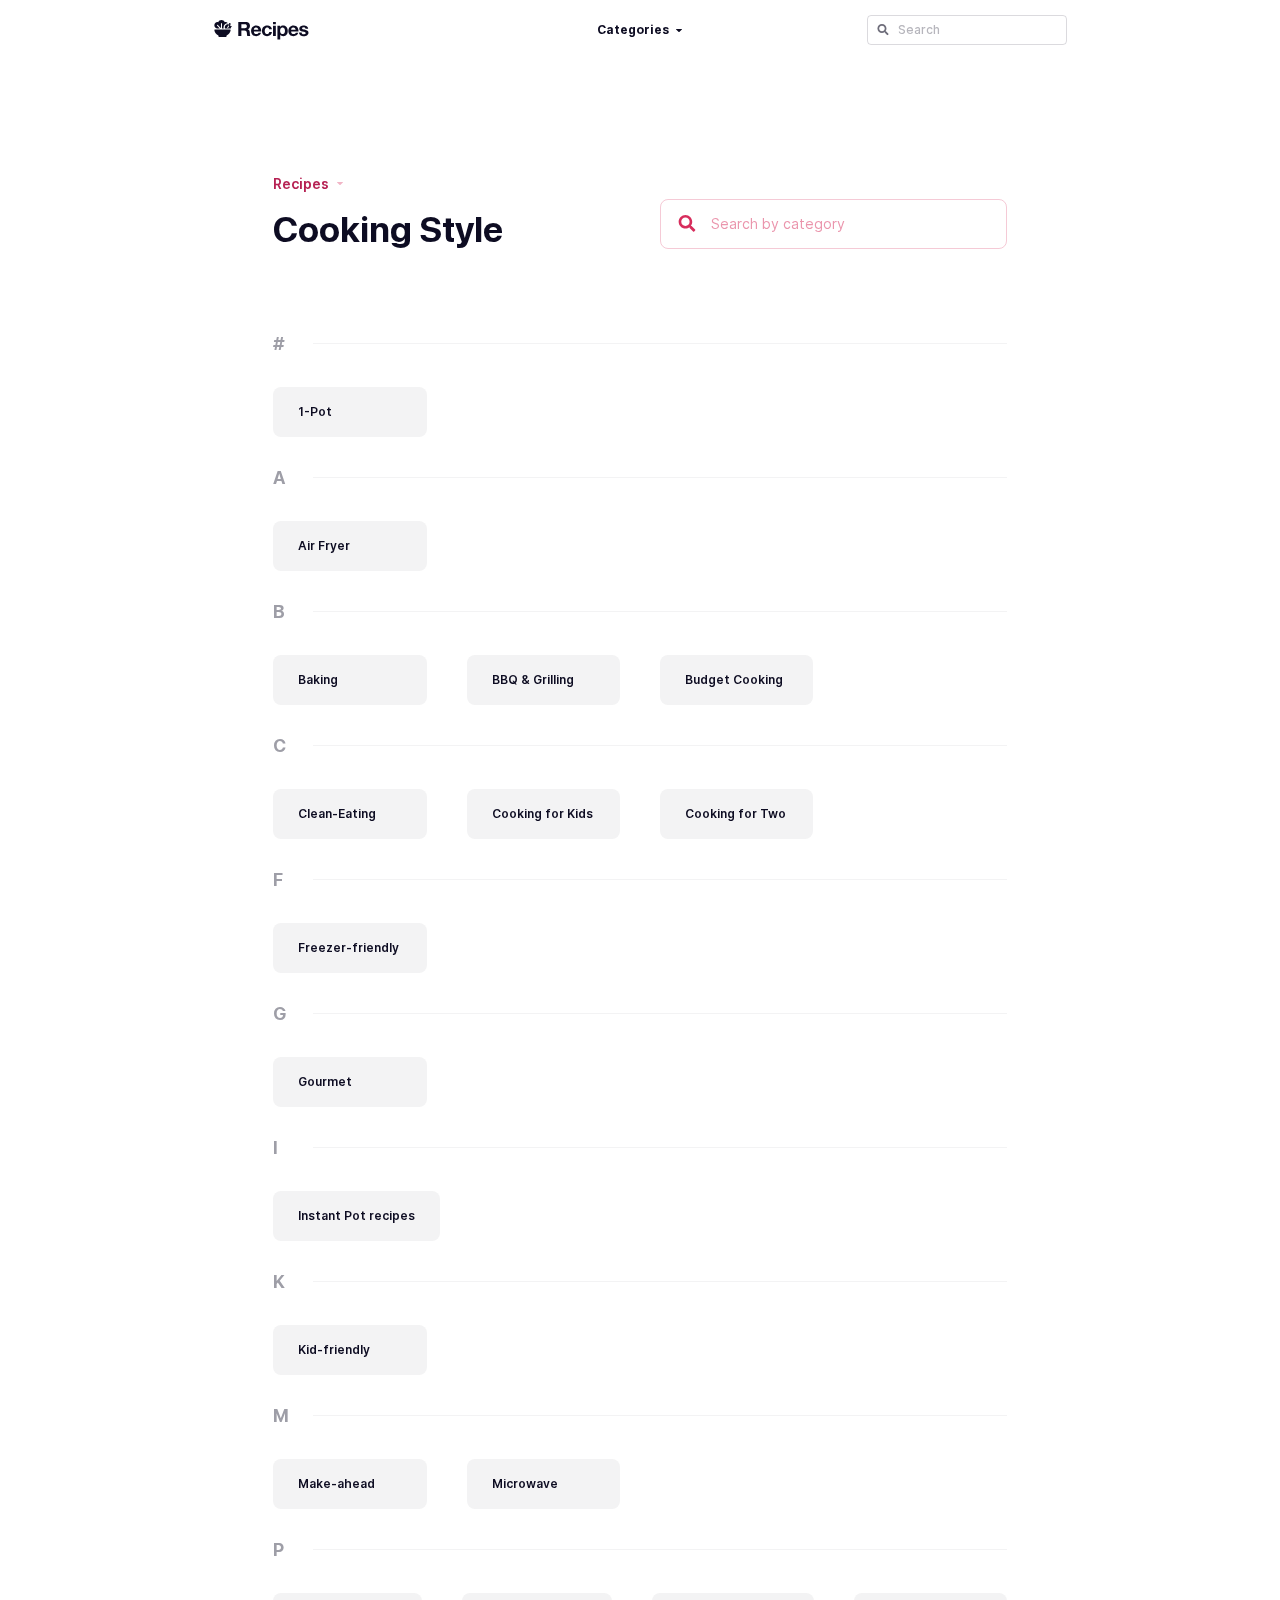
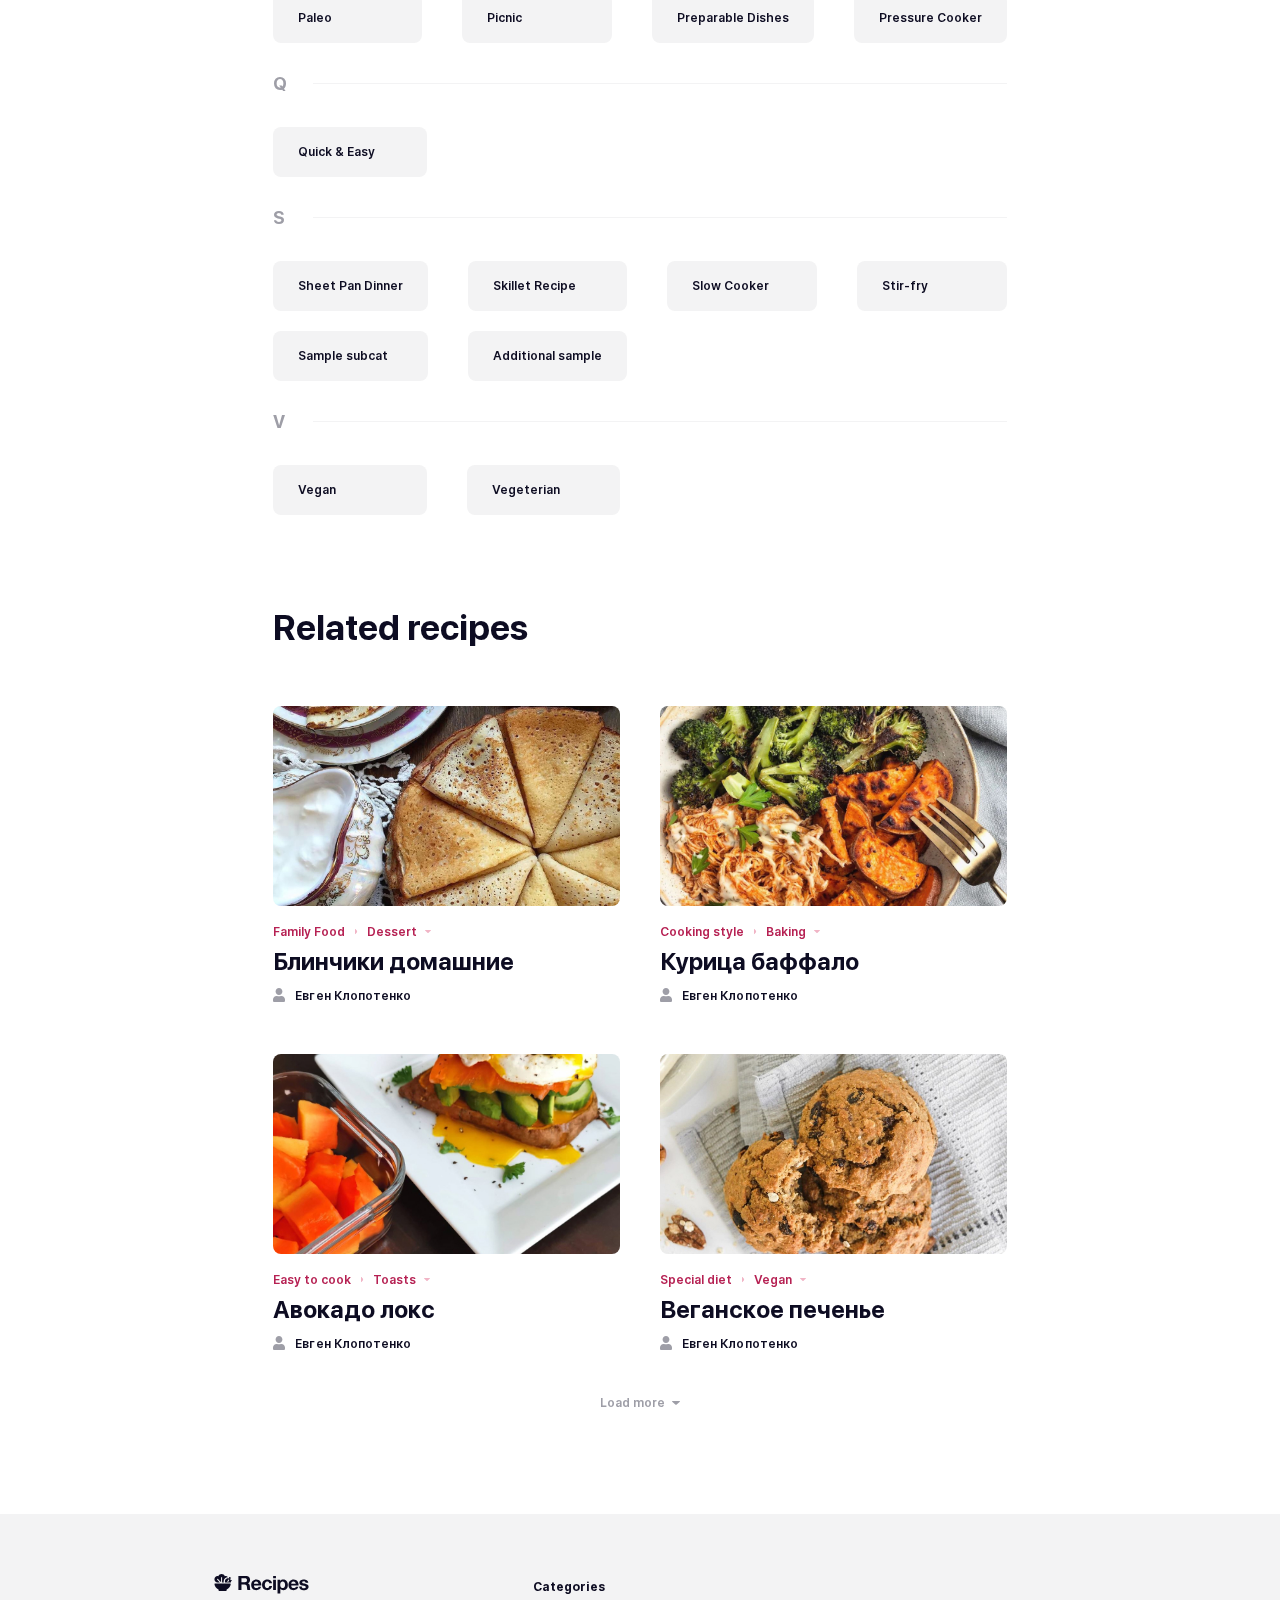
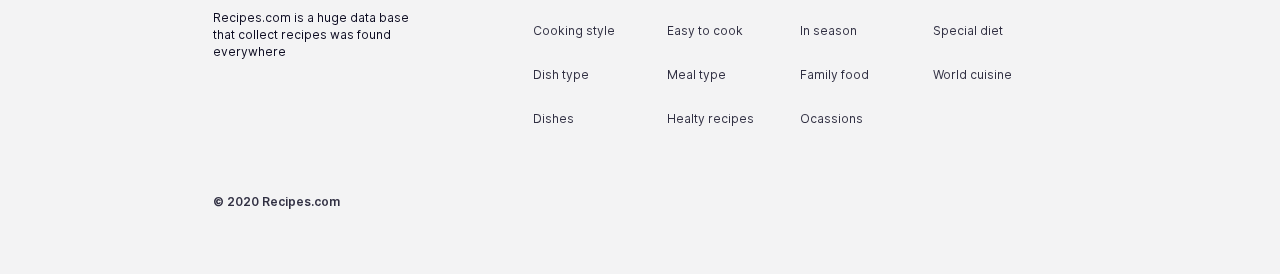
<file: category.html>
<!DOCTYPE html>
<html lang="en">
<head>
    <meta charset="UTF-8">
    <meta name="viewport" content="width=device-width, initial-scale=1, maximum-scale=1, user-scalable=0">
    <title>Recipes | Discover something new</title>
    <link rel="stylesheet" href="css/style.css">
    <base href="./">
</head>
<body>
    <header role="navigation">
        <grid role="grid" columns="3" columns-m="10" columns-l="12" columns-xl="16" class="header">
            <aside class="hamburger" span="1" span-l="2" span-xl="4">
                <div class="hamburger-button">
                    <svg viewBox="0 0 15 14" fill="#0D0C22" xmlns="http://www.w3.org/2000/svg">
                        <path
                            d="M13.5938 6.5625H1.40625C1.03329 6.5625 0.675604 6.71066 0.411881 6.97438C0.148158 7.2381 0 7.59579 0 7.96875C0 8.34171 0.148158 8.6994 0.411881 8.96312C0.675604 9.22684 1.03329 9.375 1.40625 9.375H13.5938C13.9667 9.375 14.3244 9.22684 14.5881 8.96312C14.8518 8.6994 15 8.34171 15 7.96875C15 7.59579 14.8518 7.2381 14.5881 6.97438C14.3244 6.71066 13.9667 6.5625 13.5938 6.5625ZM14.0625 10.3125H0.9375C0.81318 10.3125 0.693951 10.3619 0.606044 10.4498C0.518136 10.5377 0.46875 10.6569 0.46875 10.7812V11.25C0.46875 11.7473 0.666294 12.2242 1.01792 12.5758C1.36956 12.9275 1.84647 13.125 2.34375 13.125H12.6562C13.1535 13.125 13.6304 12.9275 13.9821 12.5758C14.3337 12.2242 14.5312 11.7473 14.5312 11.25V10.7812C14.5312 10.6569 14.4819 10.5377 14.394 10.4498C14.306 10.3619 14.1868 10.3125 14.0625 10.3125ZM1.71797 5.625H13.282C14.2948 5.625 14.8822 4.33887 14.3021 3.40195C13.125 1.5 10.5337 0.00292969 7.5 0C4.4666 0.00292969 1.875 1.5 0.697852 3.40166C0.117188 4.33857 0.705176 5.625 1.71797 5.625ZM11.25 2.34375C11.3427 2.34375 11.4333 2.37124 11.5104 2.42275C11.5875 2.47426 11.6476 2.54746 11.6831 2.63312C11.7185 2.71877 11.7278 2.81302 11.7097 2.90395C11.6917 2.99488 11.647 3.0784 11.5815 3.14396C11.5159 3.20951 11.4324 3.25416 11.3414 3.27224C11.2505 3.29033 11.1563 3.28105 11.0706 3.24557C10.985 3.21009 10.9118 3.15001 10.8602 3.07292C10.8087 2.99584 10.7812 2.90521 10.7812 2.8125C10.7812 2.68818 10.8306 2.56895 10.9185 2.48104C11.0065 2.39314 11.1257 2.34375 11.25 2.34375ZM7.5 1.40625C7.59271 1.40625 7.68334 1.43374 7.76042 1.48525C7.83751 1.53676 7.89759 1.60996 7.93307 1.69562C7.96855 1.78127 7.97783 1.87552 7.95974 1.96645C7.94166 2.05738 7.89701 2.1409 7.83146 2.20646C7.7659 2.27201 7.68238 2.31666 7.59145 2.33474C7.50052 2.35283 7.40627 2.34355 7.32062 2.30807C7.23496 2.27259 7.16176 2.21251 7.11025 2.13542C7.05874 2.05834 7.03125 1.96771 7.03125 1.875C7.03125 1.75068 7.08064 1.63145 7.16854 1.54354C7.25645 1.45564 7.37568 1.40625 7.5 1.40625ZM3.75 2.34375C3.84271 2.34375 3.93334 2.37124 4.01042 2.42275C4.08751 2.47426 4.14759 2.54746 4.18307 2.63312C4.21855 2.71877 4.22783 2.81302 4.20974 2.90395C4.19166 2.99488 4.14701 3.0784 4.08146 3.14396C4.0159 3.20951 3.93238 3.25416 3.84145 3.27224C3.75052 3.29033 3.65627 3.28105 3.57062 3.24557C3.48496 3.21009 3.41176 3.15001 3.36025 3.07292C3.30874 2.99584 3.28125 2.90521 3.28125 2.8125C3.28125 2.68818 3.33064 2.56895 3.41854 2.48104C3.50645 2.39314 3.62568 2.34375 3.75 2.34375Z"
                        />
                    </svg>
                    <svg class="times" viewBox="0 0 12 12" xmlns="http://www.w3.org/2000/svg">
                        <path
                            d="M8.27455 6L11.686 2.58852C12.1047 2.16989 12.1047 1.49114 11.686 1.07216L10.9278 0.313977C10.5092 -0.104659 9.83045 -0.104659 9.41148 0.313977L6 3.72545L2.58852 0.313977C2.16989 -0.104659 1.49114 -0.104659 1.07216 0.313977L0.313977 1.07216C-0.104659 1.4908 -0.104659 2.16955 0.313977 2.58852L3.72545 6L0.313977 9.41148C-0.104659 9.83011 -0.104659 10.5089 0.313977 10.9278L1.07216 11.686C1.4908 12.1047 2.16989 12.1047 2.58852 11.686L6 8.27455L9.41148 11.686C9.83011 12.1047 10.5092 12.1047 10.9278 11.686L11.686 10.9278C12.1047 10.5092 12.1047 9.83045 11.686 9.41148L8.27455 6Z"
                        />
                    </svg>
                </div>
            </aside>
            <nav class="navigation" span="1" span-m="8" span-l="8" span-xl="8">
              <div class="logo">
                <a href="#">
                    <svg viewBox="0 0 80 17" fill="#0D0C22" xmlns="http://www.w3.org/2000/svg">
                        <path
                            d="M22.9718 6.99628V3.64725H25.8436C26.4447 3.64725 26.8955 3.78054 27.1961 4.04713C27.4966 4.30261 27.6469 4.71916 27.6469 5.29677C27.6469 5.89659 27.4966 6.3298 27.1961 6.59639C26.8955 6.86298 26.4447 6.99628 25.8436 6.99628H22.9718ZM20.3503 1.6145V13.5111H22.9718V8.8624H25.5932C26.2499 8.8624 26.723 9.0068 27.0124 9.29561C27.3018 9.58441 27.4911 10.0398 27.5801 10.6619C27.6469 11.1395 27.697 11.6394 27.7304 12.1614C27.7638 12.6835 27.8528 13.1334 27.9975 13.5111H30.619C30.4965 13.3444 30.4019 13.1445 30.3351 12.9112C30.2794 12.6669 30.2349 12.4114 30.2015 12.1448C30.1793 11.8782 30.1626 11.6172 30.1514 11.3617C30.1403 11.1062 30.1292 10.884 30.118 10.6952C30.0958 10.3953 30.0513 10.0954 29.9845 9.79547C29.9288 9.49555 29.8342 9.22341 29.7006 8.97903C29.567 8.72355 29.3945 8.50695 29.183 8.32922C28.9715 8.14039 28.7044 8.00154 28.3816 7.91268V7.87935C29.0494 7.61276 29.5281 7.22399 29.8175 6.71302C30.118 6.20206 30.2683 5.59668 30.2683 4.89688C30.2683 4.44146 30.1848 4.01936 30.0179 3.63058C29.862 3.2307 29.6283 2.8808 29.3166 2.58089C29.016 2.28098 28.6487 2.04771 28.2146 1.88109C27.7916 1.70337 27.313 1.6145 26.7787 1.6145H20.3503Z"
                        />
                        <path
                            d="M37.4593 8.27924H33.6024C33.6135 8.11262 33.6469 7.92378 33.7025 7.71273C33.7693 7.50168 33.8751 7.30174 34.0198 7.11291C34.1756 6.92407 34.376 6.76856 34.6209 6.64638C34.8769 6.51308 35.1941 6.44643 35.5726 6.44643C36.1514 6.44643 36.58 6.60195 36.8583 6.91297C37.1477 7.22399 37.348 7.67941 37.4593 8.27924ZM33.6024 9.7788H39.8303C39.8748 9.11233 39.8192 8.47362 39.6633 7.86269C39.5075 7.25176 39.2515 6.70747 38.8953 6.22983C38.5502 5.75219 38.105 5.37452 37.5595 5.09683C37.0141 4.80802 36.374 4.66362 35.6394 4.66362C34.9826 4.66362 34.3815 4.78025 33.8361 5.01352C33.3018 5.24678 32.8399 5.56891 32.4503 5.9799C32.0607 6.37979 31.7601 6.85743 31.5486 7.41282C31.3371 7.96822 31.2314 8.56804 31.2314 9.2123C31.2314 9.87877 31.3316 10.4897 31.5319 11.0451C31.7434 11.6005 32.0384 12.0781 32.4169 12.478C32.7953 12.8779 33.2573 13.1889 33.8027 13.4111C34.3481 13.6221 34.9604 13.7277 35.6394 13.7277C36.6189 13.7277 37.4538 13.5055 38.1439 13.0612C38.8341 12.6169 39.3461 11.8782 39.68 10.8452H37.5929C37.515 11.1117 37.3035 11.3672 36.9584 11.6116C36.6134 11.8449 36.2015 11.9615 35.7229 11.9615C35.055 11.9615 34.5429 11.7893 34.1867 11.445C33.8305 11.1006 33.6357 10.5452 33.6024 9.7788Z"
                        />
                        <path
                            d="M46.6129 7.92934H48.9338C48.9004 7.37394 48.7668 6.8963 48.5331 6.49642C48.2993 6.08543 47.9932 5.74664 47.6147 5.48005C47.2474 5.20235 46.8244 4.99686 46.3458 4.86356C45.8782 4.73027 45.3885 4.66362 44.8764 4.66362C44.1752 4.66362 43.5518 4.78025 43.0064 5.01352C42.4609 5.24678 41.999 5.57447 41.6205 5.99656C41.2421 6.40756 40.9527 6.90186 40.7523 7.47947C40.5631 8.04597 40.4684 8.66246 40.4684 9.32893C40.4684 9.97319 40.5742 10.5675 40.7857 11.1118C40.9972 11.6449 41.2922 12.1059 41.6706 12.4947C42.0491 12.8835 42.5055 13.1889 43.0398 13.4111C43.5852 13.6221 44.1807 13.7277 44.8263 13.7277C45.9729 13.7277 46.9135 13.4277 47.6481 12.8279C48.3828 12.2281 48.828 11.3561 48.9839 10.212H46.6964C46.6185 10.7452 46.4237 11.1728 46.112 11.495C45.8115 11.806 45.3773 11.9615 44.8096 11.9615C44.4423 11.9615 44.1306 11.8782 43.8746 11.7116C43.6186 11.545 43.4127 11.3339 43.2568 11.0784C43.1121 10.8118 43.0064 10.5175 42.9396 10.1953C42.8728 9.87322 42.8394 9.55664 42.8394 9.24562C42.8394 8.92349 42.8728 8.60137 42.9396 8.27924C43.0064 7.946 43.1177 7.64609 43.2735 7.3795C43.4405 7.1018 43.652 6.87964 43.908 6.71302C44.164 6.5353 44.4813 6.44643 44.8597 6.44643C45.8727 6.44643 46.4571 6.94074 46.6129 7.92934Z"
                        />
                        <path d="M52.2601 3.56394V1.6145H49.8892V3.56394H52.2601ZM49.8892 4.89688V13.5111H52.2601V4.89688H49.8892Z"
                        />
                        <path
                            d="M57.984 11.9615C57.6056 11.9615 57.2828 11.8837 57.0156 11.7282C56.7485 11.5727 56.5314 11.3728 56.3644 11.1284C56.2086 10.8729 56.0917 10.5786 56.0138 10.2453C55.947 9.9121 55.9136 9.57331 55.9136 9.22896C55.9136 8.87351 55.947 8.52917 56.0138 8.19593C56.0806 7.86269 56.1919 7.56833 56.3477 7.31285C56.5147 7.05737 56.7262 6.85187 56.9822 6.69636C57.2494 6.52974 57.5777 6.44643 57.9673 6.44643C58.3458 6.44643 58.663 6.52974 58.9191 6.69636C59.1862 6.85187 59.4033 7.06292 59.5702 7.32951C59.7372 7.58499 59.8541 7.87935 59.9209 8.21259C59.9988 8.54583 60.0378 8.88462 60.0378 9.22896C60.0378 9.57331 60.0044 9.9121 59.9376 10.2453C59.8708 10.5786 59.7539 10.8729 59.5869 11.1284C59.4311 11.3728 59.2196 11.5727 58.9525 11.7282C58.6964 11.8837 58.3736 11.9615 57.984 11.9615ZM53.6261 4.89688V16.5268H55.9971V12.4447H56.0305C56.3199 12.8668 56.6872 13.1889 57.1325 13.4111C57.5889 13.6221 58.0842 13.7277 58.6185 13.7277C59.253 13.7277 59.804 13.6055 60.2715 13.3611C60.7502 13.1167 61.1453 12.789 61.457 12.378C61.7798 11.9671 62.0191 11.495 62.175 10.9618C62.3308 10.4286 62.4087 9.87322 62.4087 9.29561C62.4087 8.68468 62.3308 8.10151 62.175 7.54612C62.0191 6.97961 61.7798 6.48531 61.457 6.06321C61.1342 5.64111 60.7279 5.30232 60.2381 5.04684C59.7483 4.79136 59.164 4.66362 58.4849 4.66362C57.9506 4.66362 57.4609 4.76914 57.0156 4.98019C56.5704 5.19124 56.203 5.53003 55.9136 5.99656H55.8802V4.89688H53.6261Z"
                        />
                        <path
                            d="M69.1431 8.27924H65.2861C65.2972 8.11262 65.3306 7.92378 65.3863 7.71273C65.453 7.50168 65.5588 7.30174 65.7035 7.11291C65.8593 6.92407 66.0597 6.76856 66.3046 6.64638C66.5606 6.51308 66.8778 6.44643 67.2563 6.44643C67.8351 6.44643 68.2637 6.60195 68.542 6.91297C68.8314 7.22399 69.0318 7.67941 69.1431 8.27924ZM65.2861 9.7788H71.514C71.5586 9.11233 71.5029 8.47362 71.3471 7.86269C71.1912 7.25176 70.9352 6.70747 70.579 6.22983C70.2339 5.75219 69.7887 5.37452 69.2432 5.09683C68.6978 4.80802 68.0578 4.66362 67.3231 4.66362C66.6664 4.66362 66.0653 4.78025 65.5198 5.01352C64.9855 5.24678 64.5236 5.56891 64.134 5.9799C63.7444 6.37979 63.4438 6.85743 63.2324 7.41282C63.0209 7.96822 62.9151 8.56804 62.9151 9.2123C62.9151 9.87877 63.0153 10.4897 63.2157 11.0451C63.4272 11.6005 63.7221 12.0781 64.1006 12.478C64.4791 12.8779 64.941 13.1889 65.4864 13.4111C66.0319 13.6221 66.6441 13.7277 67.3231 13.7277C68.3027 13.7277 69.1375 13.5055 69.8276 13.0612C70.5178 12.6169 71.0298 11.8782 71.3638 10.8452H69.2766C69.1987 11.1117 68.9872 11.3672 68.6422 11.6116C68.2971 11.8449 67.8852 11.9615 67.4066 11.9615C66.7387 11.9615 66.2267 11.7893 65.8705 11.445C65.5143 11.1006 65.3195 10.5452 65.2861 9.7788Z"
                        />
                        <path
                            d="M74.256 10.7119H72.0019C72.0242 11.2895 72.1522 11.7727 72.3859 12.1614C72.6308 12.5391 72.9369 12.8446 73.3043 13.0778C73.6827 13.3111 74.1113 13.4777 74.5899 13.5777C75.0686 13.6777 75.5583 13.7277 76.0592 13.7277C76.549 13.7277 77.0277 13.6777 77.4952 13.5777C77.9738 13.4888 78.3968 13.3278 78.7641 13.0945C79.1315 12.8612 79.4265 12.5558 79.6491 12.1781C79.8828 11.7893 79.9997 11.3117 79.9997 10.7452C79.9997 10.3453 79.9218 10.0121 79.766 9.74548C79.6101 9.46778 79.4042 9.24007 79.1482 9.06234C78.8922 8.87351 78.5972 8.72355 78.2632 8.61247C77.9404 8.5014 77.6065 8.40698 77.2614 8.32922C76.9275 8.25147 76.5991 8.17927 76.2763 8.11262C75.9535 8.04597 75.6641 7.97377 75.4081 7.89601C75.1632 7.80715 74.9628 7.69607 74.807 7.56278C74.6511 7.42948 74.5732 7.25731 74.5732 7.04626C74.5732 6.86854 74.6177 6.72969 74.7068 6.62971C74.7958 6.51864 74.9016 6.43533 75.024 6.37979C75.1576 6.32425 75.3023 6.29092 75.4582 6.27982C75.614 6.2576 75.7587 6.24649 75.8923 6.24649C76.3153 6.24649 76.6826 6.3298 76.9943 6.49642C77.306 6.65193 77.4785 6.9574 77.5119 7.41282H79.766C79.7214 6.87964 79.5823 6.44088 79.3485 6.09654C79.1259 5.74108 78.8421 5.45783 78.497 5.24678C78.1519 5.03573 77.7568 4.88578 77.3115 4.79691C76.8774 4.70805 76.4266 4.66362 75.9591 4.66362C75.4916 4.66362 75.0352 4.70805 74.5899 4.79691C74.1447 4.87467 73.7439 5.01907 73.3877 5.23012C73.0315 5.43006 72.7421 5.70776 72.5195 6.06321C72.308 6.41867 72.2023 6.87409 72.2023 7.42948C72.2023 7.80715 72.2802 8.12928 72.436 8.39587C72.5919 8.65135 72.7978 8.86796 73.0538 9.04568C73.3098 9.2123 73.5992 9.35115 73.922 9.46223C74.256 9.5622 74.5955 9.65106 74.9405 9.72882C75.7865 9.90654 76.4433 10.0843 76.9108 10.262C77.3894 10.4397 77.6288 10.7063 77.6288 11.0618C77.6288 11.2728 77.5787 11.4505 77.4785 11.5949C77.3783 11.7282 77.2503 11.8393 77.0945 11.9282C76.9497 12.0059 76.7828 12.067 76.5935 12.1115C76.4154 12.1448 76.2429 12.1614 76.0759 12.1614C75.8422 12.1614 75.614 12.1337 75.3914 12.0781C75.1799 12.0226 74.9906 11.9393 74.8237 11.8282C74.6567 11.706 74.5176 11.5561 74.4062 11.3783C74.3061 11.1895 74.256 10.9673 74.256 10.7119Z"
                        />
                        <path
                            d="M2.60259 7.20118H4.59167L2.23307 4.75394C2.19243 4.71174 2.1696 4.65453 2.1696 4.59487C2.1696 4.53521 2.19243 4.478 2.23307 4.4358L2.53996 4.11738C2.58063 4.07521 2.63577 4.05152 2.69327 4.05152C2.75077 4.05152 2.80591 4.07521 2.84658 4.11738L5.63894 7.01469V2.92554C5.63894 2.86586 5.66179 2.80862 5.70246 2.76642C5.74314 2.72422 5.7983 2.70051 5.85582 2.70051H6.28959C6.34711 2.70051 6.40227 2.72422 6.44294 2.76642C6.48362 2.80862 6.50647 2.86586 6.50647 2.92554V7.20118H7.93084C7.85295 6.90782 7.81159 6.60531 7.80776 6.30105C7.80877 5.34644 8.17469 4.43124 8.82524 3.75623C9.4758 3.08123 10.3579 2.70155 11.2779 2.70051C11.3497 2.70051 11.4167 2.71795 11.4874 2.72245C11.0106 2.16155 10.3206 1.80037 9.54282 1.80037C9.31202 1.80367 9.08269 1.83915 8.861 1.90586C8.62674 1.3401 8.23775 0.858024 7.74217 0.519283C7.24659 0.180541 6.66616 0 6.0727 0C5.47925 0 4.89882 0.180541 4.40324 0.519283C3.90765 0.858024 3.51867 1.3401 3.28441 1.90586C3.06272 1.83915 2.83339 1.80367 2.60259 1.80037C1.91234 1.80037 1.25036 2.08488 0.76228 2.5913C0.2742 3.09773 0 3.78458 0 4.50078C0 5.21697 0.2742 5.90383 0.76228 6.41025C1.25036 6.91668 1.91234 7.20118 2.60259 7.20118ZM13.4242 8.10132H0.438373C0.189772 8.10132 -0.0200616 8.31848 0.00162662 8.57502C0.181368 10.7232 1.57972 12.4959 3.47012 13.184V13.5021C3.47012 13.7409 3.56152 13.9698 3.72421 14.1386C3.8869 14.3074 4.10756 14.4023 4.33765 14.4023H9.54282C9.7729 14.4023 9.99356 14.3074 10.1563 14.1386C10.3189 13.9698 10.4103 13.7409 10.4103 13.5021V13.1784C12.2918 12.4858 13.6815 10.7173 13.8607 8.57502C13.8821 8.31848 13.6723 8.10132 13.4242 8.10132Z"
                        />
                        <path fill-rule="evenodd" clip-rule="evenodd"
                            d="M13.9602 7.15156H9.0193C8.75607 6.44213 8.79913 5.62547 9.20691 4.91917C9.86497 3.77938 11.2475 3.31795 12.4381 3.78177L12.6564 3.40366L12.3492 3.22631C12.2768 3.18451 12.2517 3.09113 12.2935 3.01879L12.5466 2.58041C12.5883 2.50808 12.6817 2.4831 12.7541 2.52491L14.0706 3.28498C14.143 3.32678 14.1681 3.42017 14.1263 3.4925L13.8732 3.93088C13.8315 4.00321 13.7381 4.02819 13.6657 3.98639L13.3585 3.80904L13.1402 4.18714C13.5149 4.48823 13.7901 4.87801 13.9518 5.30743L14.4275 5.18023C14.5088 5.15849 14.5921 5.20662 14.614 5.2879L14.7454 5.77731C14.7672 5.85859 14.7191 5.94188 14.6378 5.96362L14.1292 6.09961L14.1189 6.10239C14.1385 6.45194 14.0874 6.80907 13.9602 7.15156ZM12.5707 5.1735L11.6121 6.83386C11.5703 6.90619 11.4769 6.93117 11.4045 6.88937L10.9657 6.63601C10.8933 6.59421 10.8682 6.50082 10.91 6.42849L11.8686 4.76812C11.9103 4.69579 12.0038 4.67081 12.0762 4.71262L12.515 4.96597C12.5874 5.00778 12.6125 5.10116 12.5707 5.1735Z"
                        />
                    </svg>
                  </a>
              </div>
              <div class="menu">
                <ul>
                    <li>
                        <span>
                            <p>Categories</p>
                            <svg viewBox="0 0 6 3" fill="#0D0C22" xmlns="http://www.w3.org/2000/svg">
                                <path
                                    d="M0.404304 -2.44596e-07L5.5957 -1.76723e-08C5.95518 -1.95935e-09 6.13519 0.383188 5.88101 0.607287L3.28531 2.89581C3.12775 3.03473 2.87226 3.03473 2.7147 2.89581L0.118995 0.607287C-0.135204 0.383187 0.0448332 -2.60309e-07 0.404304 -2.44596e-07Z"
                                />
                            </svg>
                        </span>
                    </li>
                  </ul>
              </div>
              <div class="search-section">
                <div class="search">
                    <span class="search-icon">
                        <svg viewBox="0 0 14 14" fill="#0D0C22" xmlns="http://www.w3.org/2000/svg">
                            <path
                                d="M13.3232 11.2413L10.7916 8.70962C10.6773 8.59535 10.5224 8.53187 10.3599 8.53187H9.946C10.6468 7.63552 11.0633 6.50809 11.0633 5.28164C11.0633 2.36404 8.69923 0 5.78164 0C2.86404 0 0.5 2.36404 0.5 5.28164C0.5 8.19923 2.86404 10.5633 5.78164 10.5633C7.00809 10.5633 8.13552 10.1468 9.03187 9.446V9.8599C9.03187 10.0224 9.09536 10.1773 9.20962 10.2916L11.7413 12.8232C11.9799 13.0619 12.3659 13.0619 12.6021 12.8232L13.3207 12.1046C13.5594 11.8659 13.5594 11.4799 13.3232 11.2413ZM5.78164 8.53187C3.98639 8.53187 2.5314 7.07942 2.5314 5.28164C2.5314 3.48639 3.98385 2.0314 5.78164 2.0314C7.57688 2.0314 9.03187 3.48385 9.03187 5.28164C9.03187 7.07688 7.57942 8.53187 5.78164 8.53187Z"
                            />
                        </svg>
                    </span>
                    <input type="search" placeholder="Search" />
                    <span class="search-icon times">
                        <svg viewBox="0 0 15 15" xmlns="http://www.w3.org/2000/svg">
                            <path
                                d="M7.5 0C3.35685 0 0 3.35685 0 7.5C0 11.6431 3.35685 15 7.5 15C11.6431 15 15 11.6431 15 7.5C15 3.35685 11.6431 0 7.5 0ZM11.1774 9.46875C11.3196 9.61089 11.3196 9.84073 11.1774 9.98286L9.97984 11.1774C9.8377 11.3196 9.60786 11.3196 9.46573 11.1774L7.5 9.19355L5.53125 11.1774C5.38911 11.3196 5.15927 11.3196 5.01714 11.1774L3.82258 9.97984C3.68044 9.8377 3.68044 9.60786 3.82258 9.46573L5.80645 7.5L3.82258 5.53125C3.68044 5.38911 3.68044 5.15927 3.82258 5.01714L5.02016 3.81956C5.1623 3.67742 5.39214 3.67742 5.53427 3.81956L7.5 5.80645L9.46875 3.82258C9.61089 3.68044 9.84073 3.68044 9.98286 3.82258L11.1804 5.02016C11.3226 5.1623 11.3226 5.39214 11.1804 5.53427L9.19355 7.5L11.1774 9.46875Z"
                            />
                        </svg>
                    </span>
                    <div class="search-dropdown" style="display: none;">
                        <div class="search-dropdown-section">
                            <label>Ingredients</label>
                            <ul>
                                <li>
                                    <a href="">Avocado</a>
                                </li>
                                <li>
                                    <a href="">Eggs</a>
                                </li>
                            </ul>
                        </div>
                        <div class="search-dropdown-section">
                            <label>Recipes</label>
                            <ul>
                                <li>
                                    <a href="">Avocado toasts</a>
                                </li>
                                <li>
                                    <a href="">Guacamole</a>
                                </li>
                                <li>
                                    <a href="">Avocado salad</a>
                                </li>
                            </ul>
                        </div>
                        <div class="search-dropdown-section">
                            <label>Authors</label>
                            <ul>
                                <li>
                                    <a href="">Yevhen Klopotenko</a>
                                </li>
                                <li>
                                    <a href="">Andre</a>
                                </li>
                            </ul>
                        </div>
                    </div>
                </div>
              </div>
            </nav>
            <aside class="search-mobile" span="1" span-l="2" span-xl="4">
                <div class="search-mobile-button">
                    <svg viewBox="0 0 14 14" fill="#0D0C22" xmlns="http://www.w3.org/2000/svg">
                        <path
                            d="M13.3232 11.2413L10.7916 8.70962C10.6773 8.59535 10.5224 8.53187 10.3599 8.53187H9.946C10.6468 7.63552 11.0633 6.50809 11.0633 5.28164C11.0633 2.36404 8.69923 0 5.78164 0C2.86404 0 0.5 2.36404 0.5 5.28164C0.5 8.19923 2.86404 10.5633 5.78164 10.5633C7.00809 10.5633 8.13552 10.1468 9.03187 9.446V9.8599C9.03187 10.0224 9.09536 10.1773 9.20962 10.2916L11.7413 12.8232C11.9799 13.0619 12.3659 13.0619 12.6021 12.8232L13.3207 12.1046C13.5594 11.8659 13.5594 11.4799 13.3232 11.2413ZM5.78164 8.53187C3.98639 8.53187 2.5314 7.07942 2.5314 5.28164C2.5314 3.48639 3.98385 2.0314 5.78164 2.0314C7.57688 2.0314 9.03187 3.48385 9.03187 5.28164C9.03187 7.07688 7.57942 8.53187 5.78164 8.53187Z"
                        />
                    </svg>
                    <svg class="times" viewBox="0 0 12 12" xmlns="http://www.w3.org/2000/svg">
                        <path
                            d="M8.27455 6L11.686 2.58852C12.1047 2.16989 12.1047 1.49114 11.686 1.07216L10.9278 0.313977C10.5092 -0.104659 9.83045 -0.104659 9.41148 0.313977L6 3.72545L2.58852 0.313977C2.16989 -0.104659 1.49114 -0.104659 1.07216 0.313977L0.313977 1.07216C-0.104659 1.4908 -0.104659 2.16955 0.313977 2.58852L3.72545 6L0.313977 9.41148C-0.104659 9.83011 -0.104659 10.5089 0.313977 10.9278L1.07216 11.686C1.4908 12.1047 2.16989 12.1047 2.58852 11.686L6 8.27455L9.41148 11.686C9.83011 12.1047 10.5092 12.1047 10.9278 11.686L11.686 10.9278C12.1047 10.5092 12.1047 9.83045 11.686 9.41148L8.27455 6Z"
                        />
                    </svg>
                </div>
            </aside>
        </grid>

        <grid role="grid" columns="3" columns-m="10" columns-l="12" columns-xl="16" class="dropdown-menu" style="display: none;">
            <ul span="row" span-m="2-9" span-l="3-10" class="dropdown-menu-wrapper">
                <li>
                    <a href="#">
                        <span>
                            <svg xmlns="http://www.w3.org/2000/svg" viewBox="0 0 448 512">
                                <path
                                    d="M96,320H352V288H96ZM384,0H64A64,64,0,0,0,0,64v96H448V64A64,64,0,0,0,384,0ZM80,104a24,24,0,1,1,24-24A24,24,0,0,1,80,104Zm96,0a24,24,0,1,1,24-24A24,24,0,0,1,176,104Zm96,0a24,24,0,1,1,24-24A24,24,0,0,1,272,104Zm96,0a24,24,0,1,1,24-24A24,24,0,0,1,368,104ZM0,480a32,32,0,0,0,32,32H416a32,32,0,0,0,32-32V192H0ZM64,256H384V448H64Z"
                                />
                            </svg>
                        </span>
                        <p>
                            Cooking style
                        </p>
                    </a>
                </li>
                <li>
                    <a href="#">
                        <span>
                            <svg viewBox="0 0 12 10" xmlns="http://www.w3.org/2000/svg">
                                <path
                                    d="M11.1823 1.57209C11.0328 1.5457 10.8792 1.55452 10.7337 1.59785C10.881 1.40269 10.9496 1.15905 10.9258 0.915443C10.8883 0.524612 10.6213 0.17326 10.2492 0.0506906C10.1135 0.00562658 9.96982 -0.00964969 9.82779 0.00589909C9.68576 0.0214479 9.54873 0.0674576 9.426 0.140804C9.30328 0.21415 9.19773 0.313116 9.11653 0.430981C9.03533 0.548845 8.98037 0.682849 8.9554 0.823892C8.93172 0.953944 8.93446 1.08745 8.96346 1.21641C9.02965 1.51099 8.93796 1.81798 8.69027 1.99074C8.40002 2.19246 8.23596 2.32179 7.78896 2.51711C7.06877 2.08041 6.25933 1.80463 5.40001 1.80463C2.41763 1.80463 0 5.0593 0 7.21873C0 9.37817 2.41763 9.625 5.40001 9.625C8.3824 9.625 10.8 9.37836 10.8 7.21873C10.8 6.27879 10.3399 5.13318 9.57678 4.1374C9.04163 4.58132 8.64469 5.16981 8.43302 5.83306C8.07583 6.92603 7.15577 7.70036 6.08927 7.80564C5.98927 7.81541 5.89114 7.8203 5.79489 7.8203C4.86939 7.8203 4.03595 7.38792 3.50851 6.63597C3.28917 6.32229 3.1368 5.96658 3.06095 5.59112C3.05703 5.56935 3.05795 5.54699 3.06364 5.52562C3.06933 5.50425 3.07965 5.48441 3.09387 5.4675C3.10809 5.45058 3.12585 5.43703 3.14589 5.42778C3.16593 5.41854 3.18776 5.41385 3.20982 5.41403H3.51788C3.55173 5.41447 3.58444 5.42637 3.61068 5.44781C3.63693 5.46924 3.65517 5.49895 3.66245 5.53209C3.88539 6.47542 4.71826 7.21873 5.7947 7.21873C5.87208 7.21873 5.95058 7.21485 6.0302 7.20708C6.88971 7.1223 7.59265 6.47279 7.86283 5.64582C8.25133 4.4566 9.0454 3.74299 9.56234 3.38224C9.83909 3.18918 10.1899 3.22527 10.4738 3.40762C10.6429 3.51567 10.8407 3.56981 11.0412 3.5629C11.433 3.55218 11.7934 3.29257 11.9322 2.92486C12.1613 2.31766 11.7848 1.68244 11.1823 1.57209V1.57209Z"
                                />
                            </svg>
                        </span>
                        <p>
                            Dishes
                        </p>
                    </a>
                </li>
                <li>
                    <a href="#">
                        <span>
                            <svg viewBox="0 0 10 10" xmlns="http://www.w3.org/2000/svg">
                                <path
                                    d="M5 3.125C3.9668 3.125 3.125 3.9668 3.125 5C3.125 6.0332 3.9668 6.875 5 6.875C6.0332 6.875 6.875 6.0332 6.875 5C6.875 3.9668 6.0332 3.125 5 3.125ZM9.8125 4.69727L7.96289 3.77344L8.61719 1.8125C8.70508 1.54688 8.45312 1.29492 8.18945 1.38477L6.22852 2.03906L5.30273 0.1875C5.17773 -0.0625 4.82227 -0.0625 4.69727 0.1875L3.77344 2.03711L1.81055 1.38281C1.54492 1.29492 1.29297 1.54687 1.38281 1.81055L2.03711 3.77148L0.1875 4.69727C-0.0625 4.82227 -0.0625 5.17773 0.1875 5.30273L2.03711 6.22656L1.38281 8.18945C1.29492 8.45508 1.54687 8.70703 1.81055 8.61719L3.77148 7.96289L4.69531 9.8125C4.82031 10.0625 5.17578 10.0625 5.30078 9.8125L6.22461 7.96289L8.18555 8.61719C8.45117 8.70508 8.70312 8.45312 8.61328 8.18945L7.95898 6.22852L9.80859 5.30469C10.0625 5.17773 10.0625 4.82227 9.8125 4.69727V4.69727ZM6.76758 6.76758C5.79297 7.74219 4.20703 7.74219 3.23242 6.76758C2.25781 5.79297 2.25781 4.20703 3.23242 3.23242C4.20703 2.25781 5.79297 2.25781 6.76758 3.23242C7.74219 4.20703 7.74219 5.79297 6.76758 6.76758Z"
                                />
                            </svg>
                        </span>
                        <p>
                            In season
                        </p>
                    </a>
                </li>
                <li>
                    <a href="#">
                        <span>
                            <svg viewBox="0 0 12 10" xmlns="http://www.w3.org/2000/svg">
                                <path
                                    d="M10.7469 0.18989C10.6367 -0.0542184 10.3219 -0.0639827 10.1901 0.166455C9.58004 1.21905 8.48792 1.87521 7.24035 1.87521H5.66613C3.58028 1.87521 1.88799 3.55467 1.88799 5.62471C1.88799 5.76141 1.90373 5.89225 1.91751 6.02504C3.17295 5.13259 4.98528 4.37488 7.5552 4.37488C7.72836 4.37488 7.87004 4.51548 7.87004 4.68733C7.87004 4.85919 7.72836 4.99979 7.5552 4.99979C2.6082 4.99979 0.510546 8.00915 0.0461501 9.13986C-0.0837234 9.45818 0.0697634 9.82141 0.390511 9.95225C0.713227 10.085 1.07923 9.93077 1.21304 9.61441C1.24256 9.5441 1.62431 8.67899 2.62788 7.84511C3.26544 8.70242 4.47759 9.52067 6.06952 9.35272C9.15894 9.1301 11.3333 6.38047 11.3333 3.01373C11.3333 2.03339 11.1208 1.0179 10.7469 0.18989V0.18989Z"
                                />
                            </svg>
                        </span>
                        <p>
                            Special diet
                        </p>
                    </a>
                </li>
                <li>
                    <a href="#">
                        <span>
                            <svg viewBox="0 0 10 10" xmlns="http://www.w3.org/2000/svg">
                                <path
                                    d="M9.7957 1.18959C10.132 0.853255 10.04 0.286247 9.61465 0.0735453C9.49887 0.0156827 9.36927 -0.00880712 9.24036 0.00281811C9.11145 0.0144433 8.98832 0.0617246 8.88477 0.139368L4.9041 3.125H7.86055L9.7957 1.18959ZM9.6875 3.75002H0.3125C0.139844 3.75002 0 3.88986 0 4.06253V4.68754C0 4.86021 0.139844 5.00005 0.3125 5.00005H0.625C0.625 6.58174 1.60547 7.93197 2.99082 8.48297C2.7416 8.81247 2.5666 9.20174 2.50352 9.62929C2.475 9.82304 2.62148 10 2.81738 10H7.18262C7.37852 10 7.525 9.82304 7.49648 9.62929C7.43359 9.20174 7.25859 8.81247 7.00918 8.48297C8.39453 7.93197 9.375 6.58174 9.375 5.00005H9.6875C9.86016 5.00005 10 4.86021 10 4.68754V4.06253C10 3.88986 9.86016 3.75002 9.6875 3.75002Z"
                                />
                            </svg>
                        </span>
                        <p>
                            Dish type
                        </p>
                    </a>
                </li>
                <li>
                    <a href="#">
                        <span>
                            <svg viewBox="0 0 12 9" xmlns="http://www.w3.org/2000/svg">
                                <path
                                    d="M1.8 3.56044C2.46188 3.56044 3 3.02823 3 2.37363C3 1.71902 2.46188 1.18681 1.8 1.18681C1.13813 1.18681 0.6 1.71902 0.6 2.37363C0.6 3.02823 1.13813 3.56044 1.8 3.56044ZM10.2 3.56044C10.8619 3.56044 11.4 3.02823 11.4 2.37363C11.4 1.71902 10.8619 1.18681 10.2 1.18681C9.53813 1.18681 9 1.71902 9 2.37363C9 3.02823 9.53813 3.56044 10.2 3.56044ZM10.8 4.15385H9.6C9.27 4.15385 8.97188 4.28551 8.75438 4.49876C9.51 4.90859 10.0463 5.64849 10.1625 6.52747H11.4C11.7319 6.52747 12 6.26229 12 5.93407V5.34066C12 4.68606 11.4619 4.15385 10.8 4.15385ZM6 4.15385C7.16063 4.15385 8.1 3.22479 8.1 2.07692C8.1 0.929052 7.16063 0 6 0C4.83938 0 3.9 0.929052 3.9 2.07692C3.9 3.22479 4.83938 4.15385 6 4.15385ZM7.44 4.74725H7.28438C6.89438 4.93269 6.46125 5.04396 6 5.04396C5.53875 5.04396 5.1075 4.93269 4.71563 4.74725H4.56C3.3675 4.74725 2.4 5.70412 2.4 6.88352V7.41758C2.4 7.909 2.80313 8.30769 3.3 8.30769H8.7C9.19688 8.30769 9.6 7.909 9.6 7.41758V6.88352C9.6 5.70412 8.6325 4.74725 7.44 4.74725ZM3.24563 4.49876C3.02813 4.28551 2.73 4.15385 2.4 4.15385H1.2C0.538125 4.15385 0 4.68606 0 5.34066V5.93407C0 6.26229 0.268125 6.52747 0.6 6.52747H1.83563C1.95375 5.64849 2.49 4.90859 3.24563 4.49876Z"
                                />
                            </svg>
                        </span>
                        <p>
                            Family food
                        </p>
                    </a>
                </li>
                <li>
                    <a href="#">
                        <span>
                            <svg viewBox="0 0 12 9" xmlns="http://www.w3.org/2000/svg">
                                <path
                                    d="M9.55792 5.03571C9.34708 5.18133 8.80396 5.70714 7.78188 5.70714C6.75979 5.70714 6.21625 5.18259 6.00562 5.03571H6.00396C5.85125 5.14063 5.27083 5.70714 4.22729 5.70714C3.20375 5.70714 2.66125 5.18259 2.44938 5.03571H2.44479C2.27104 5.15531 1.88875 5.51054 1.20313 5.64839L1.84896 7.59721C1.89302 7.73093 1.97773 7.8473 2.0911 7.92984C2.20446 8.01238 2.34074 8.05692 2.48063 8.05714H9.51958C9.65951 8.05715 9.79589 8.01282 9.90941 7.93043C10.0229 7.84803 10.1078 7.73175 10.1521 7.59805L10.7979 5.64923C10.1081 5.51033 9.70479 5.13727 9.55917 5.03655L9.55792 5.03571ZM11.3333 3.69286C11.1992 3.69286 11.1173 3.66768 11.0319 3.619C10.311 1.51428 8.33479 0 6 0C3.66521 0 1.6875 1.51512 0.967708 3.62047C0.882917 3.66831 0.801042 3.69286 0.666667 3.69286C0.489856 3.69286 0.320286 3.7636 0.195262 3.88951C0.0702379 4.01543 0 4.18621 0 4.36429C0 4.54236 0.0702379 4.71314 0.195262 4.83906C0.320286 4.96497 0.489856 5.03571 0.666667 5.03571C1.33333 5.03571 1.70833 4.75308 1.95667 4.56592C2.14583 4.42325 2.22396 4.36429 2.44688 4.36429C2.66979 4.36429 2.74833 4.42325 2.9375 4.56592C3.18563 4.75308 3.56021 5.03571 4.22729 5.03571C4.89438 5.03571 5.26896 4.75288 5.51646 4.5655C5.70396 4.42325 5.78312 4.36429 6.005 4.36429C6.22687 4.36429 6.30479 4.42325 6.49333 4.5655C6.74104 4.75267 7.11542 5.03571 7.78208 5.03571C8.44875 5.03571 8.82271 4.75288 9.07042 4.5655C9.25896 4.42325 9.33708 4.36429 9.55875 4.36429C9.78042 4.36429 9.8575 4.42325 10.0458 4.56529C10.2929 4.75288 10.6667 5.03571 11.3333 5.03571C11.5101 5.03571 11.6797 4.96497 11.8047 4.83906C11.9298 4.71314 12 4.54236 12 4.36429C12 4.18621 11.9298 4.01543 11.8047 3.88951C11.6797 3.7636 11.5101 3.69286 11.3333 3.69286ZM4.29813 1.8288L3.96479 2.50023C3.76813 2.89533 3.16958 2.60074 3.36854 2.19998L3.70188 1.52855C3.90042 1.13304 4.49542 1.4314 4.29813 1.8288ZM6.33333 2.35C6.33333 2.79419 5.66667 2.7944 5.66667 2.35V1.67857C5.66667 1.23438 6.33333 1.23417 6.33333 1.67857V2.35ZM8.03521 2.50023L7.70188 1.8288C7.50438 1.43119 8.10042 1.13241 8.29813 1.52855L8.63146 2.19998C8.83 2.59969 8.23208 2.89554 8.03521 2.50023Z"
                                />
                            </svg>
                        </span>
                        <p>
                            Meal type
                        </p>
                    </a>
                </li>
                <li>
                    <a href="#">
                        <span>
                            <svg viewBox="0 0 10 10" xmlns="http://www.w3.org/2000/svg">
                                <path
                                    d="M6.78564 6.93548C6.49325 8.73589 5.80359 10 5.00101 10C4.19843 10 3.50877 8.73589 3.21637 6.93548H6.78564ZM3.06513 5C3.06513 4.55242 3.08933 4.12298 3.13168 3.70968H6.86832C6.91067 4.12298 6.93487 4.55242 6.93487 5C6.93487 5.44758 6.91067 5.87702 6.86832 6.29032H3.13168C3.08933 5.87702 3.06513 5.44758 3.06513 5ZM9.61283 6.93548C9.0361 8.30444 7.86852 9.3629 6.4267 9.79032C6.91873 9.10887 7.25751 8.08266 7.43497 6.93548H9.61283ZM3.5733 9.79032C2.13349 9.3629 0.963904 8.30444 0.389191 6.93548H2.56705C2.74249 8.08266 3.08127 9.10887 3.5733 9.79032V9.79032ZM9.8286 6.29032H7.51563C7.55798 5.86694 7.58217 5.43347 7.58217 5C7.58217 4.56653 7.55798 4.13306 7.51563 3.70968H9.82658C9.93749 4.12298 10 4.55242 10 5C10 5.44758 9.93749 5.87702 9.8286 6.29032ZM2.41984 5C2.41984 5.43347 2.44404 5.86694 2.48639 6.29032H0.173422C0.0645292 5.87702 0 5.44758 0 5C0 4.55242 0.0645292 4.12298 0.173422 3.70968H2.48437C2.44404 4.13306 2.41984 4.56653 2.41984 5V5ZM3.21637 3.06452C3.50877 1.26411 4.19843 -2.98023e-07 5.00101 -2.98023e-07C5.80359 -2.98023e-07 6.49325 1.26411 6.78564 3.06452H3.21637ZM6.42872 0.209677C7.86852 0.637096 9.03811 1.69556 9.61484 3.06452H7.43698C7.25953 1.91734 6.92075 0.891129 6.42872 0.209677ZM0.389191 3.06452C0.965921 1.69556 2.13349 0.637096 3.57532 0.209677C3.08328 0.891129 2.74451 1.91734 2.56705 3.06452H0.389191V3.06452Z"
                                />
                            </svg>
                        </span>
                        <p>
                            World cuisine
                        </p>
                    </a>
                </li>
                <li>
                    <a href="#">
                        <span>
                            <svg viewBox="0 0 10 10" xmlns="http://www.w3.org/2000/svg">
                                <path
                                    d="M9.34206 2.93846C8.57046 2.14335 7.37439 2.03437 6.52153 1.33222C5.54854 0.531251 4.80019 -0.18066 3.4246 0.0410189C1.72943 0.314455 1.24245 1.60351 0.982839 3.11014C0.76601 4.36678 -0.0800108 5.5906 0.00613452 6.8779C0.0922798 8.16519 1.03812 9.38628 2.25197 9.82202C4.06864 10.4742 5.12231 9.20269 6.24942 8.13355C7.10267 7.32418 8.07391 7.39684 9.00236 6.6904C10.1017 5.85407 10.4032 3.94529 9.34206 2.93846V2.93846ZM4.37415 6.88239C3.16812 6.88239 2.18633 5.89997 2.18633 4.69275C2.18633 3.48553 3.16812 2.50292 4.37415 2.50292C5.58019 2.50292 6.56197 3.48514 6.56197 4.69275C6.56197 5.90036 5.58155 6.88239 4.37415 6.88239ZM4.21788 3.12499C3.84501 3.12545 3.48754 3.27376 3.22388 3.53738C2.96022 3.801 2.81189 4.15841 2.81142 4.53123C2.81142 4.61411 2.84435 4.69359 2.90297 4.7522C2.96158 4.8108 3.04108 4.84373 3.12397 4.84373C3.20686 4.84373 3.28636 4.8108 3.34497 4.7522C3.40359 4.69359 3.43652 4.61411 3.43652 4.53123C3.43677 4.32411 3.51918 4.12555 3.66566 3.97909C3.81214 3.83263 4.01073 3.75024 4.21788 3.74998C4.30077 3.74998 4.38027 3.71706 4.43888 3.65845C4.4975 3.59985 4.53042 3.52036 4.53042 3.43749C4.53042 3.35461 4.4975 3.27512 4.43888 3.21652C4.38027 3.15791 4.30077 3.12499 4.21788 3.12499Z"
                                />
                            </svg>
                        </span>
                        <p>
                            Easy to cook
                        </p>
                    </a>
                </li>
                <li>
                    <a href="#">
                        <span>
                            <svg viewBox="0 0 12 10" xmlns="http://www.w3.org/2000/svg">
                                <path
                                    d="M7.18033 4.72853L6.06588 6.94716C5.93134 7.21723 5.54117 7.2083 5.41784 6.93376L4.14195 4.11473L3.46924 5.71508H1.3592L5.45148 9.8778C5.61068 10.0407 5.86855 10.0407 6.02776 9.8778L10.1223 5.71508H7.67588L7.18033 4.72853ZM10.6223 0.936332L10.5685 0.880531C9.4137 -0.29351 7.52341 -0.29351 6.36635 0.880531L5.74074 1.51889L5.11513 0.882763C3.96032 -0.293511 2.06778 -0.293511 0.912968 0.882763L0.859152 0.936332C-0.232871 2.04788 -0.27996 3.81787 0.695461 5.00084H2.99162L3.79663 3.07684C3.91771 2.78891 4.32582 2.78221 4.45588 3.06791L5.76092 5.95391L6.85967 3.76876C6.99197 3.50538 7.36868 3.50538 7.50098 3.76876L8.11987 5.00084H10.786C11.7614 3.81787 11.7144 2.04788 10.6223 0.936332V0.936332Z"
                                />
                            </svg>
                        </span>
                        <p>
                            Healty recipes
                        </p>
                    </a>
                </li>
                <li>
                    <a href="#">
                        <span>
                            <svg viewBox="0 0 13 10" xmlns="http://www.w3.org/2000/svg">
                                <path
                                    d="M12.5967 8.46856C12.4312 8.07018 11.9702 7.88076 11.5684 8.04675L11.133 8.22641L10.3706 6.23648C11.3142 5.55299 11.6472 4.27779 11.0503 3.25256L9.34422 0.313556C9.18662 0.042113 8.84974 -0.0711509 8.55621 0.0479714L6.30448 0.973611L4.05275 0.0479714C3.75922 -0.0731038 3.42235 0.042113 3.26475 0.313556L1.55871 3.25256C0.963769 4.27779 1.29473 5.55299 2.23837 6.23452L1.47597 8.22445L1.0406 8.04479C0.638717 7.8788 0.179703 8.06823 0.0122517 8.4666C-0.0212385 8.54667 0.0161918 8.63845 0.0969624 8.67165L3.2943 9.98786C3.37507 10.0211 3.46569 9.98395 3.49918 9.90388C3.66466 9.50551 3.47554 9.04855 3.07366 8.88256L2.63828 8.7029L3.41447 6.67977C3.50115 6.68953 3.58783 6.70515 3.67254 6.70515C4.69104 6.70515 5.63074 6.05877 5.90654 5.03939L6.30448 3.56696L6.70243 5.03939C6.97823 6.05877 7.91793 6.70515 8.93642 6.70515C9.02114 6.70515 9.10782 6.68953 9.1945 6.67977L9.96871 8.7029L9.53334 8.88256C9.13146 9.04855 8.94036 9.50551 9.10782 9.90388C9.14131 9.98395 9.2339 10.0211 9.3127 9.98786L12.512 8.67165C12.5908 8.63845 12.6302 8.54862 12.5967 8.46856ZM5.43571 3.16663L3.22732 2.25857L3.94637 1.02048L5.80804 1.78599L5.43571 3.16663V3.16663ZM7.17326 3.16663L6.80093 1.78599L8.66259 1.02048L9.38165 2.25857L7.17326 3.16663V3.16663Z"
                                />
                            </svg>
                        </span>
                        <p>
                            Ocassions
                        </p>
                    </a>
                </li>
            </ul>
        </grid>
        <grid columns="3" class="search-mobile-menu" style="display: none;">
            <div span="row" class="search-mobile-menu-wrapper">
                <div class="search">
                    <span class="search-icon">
                        <svg viewBox="0 0 14 14" fill="#0D0C22" xmlns="http://www.w3.org/2000/svg">
                            <path
                                d="M13.3232 11.2413L10.7916 8.70962C10.6773 8.59535 10.5224 8.53187 10.3599 8.53187H9.946C10.6468 7.63552 11.0633 6.50809 11.0633 5.28164C11.0633 2.36404 8.69923 0 5.78164 0C2.86404 0 0.5 2.36404 0.5 5.28164C0.5 8.19923 2.86404 10.5633 5.78164 10.5633C7.00809 10.5633 8.13552 10.1468 9.03187 9.446V9.8599C9.03187 10.0224 9.09536 10.1773 9.20962 10.2916L11.7413 12.8232C11.9799 13.0619 12.3659 13.0619 12.6021 12.8232L13.3207 12.1046C13.5594 11.8659 13.5594 11.4799 13.3232 11.2413ZM5.78164 8.53187C3.98639 8.53187 2.5314 7.07942 2.5314 5.28164C2.5314 3.48639 3.98385 2.0314 5.78164 2.0314C7.57688 2.0314 9.03187 3.48385 9.03187 5.28164C9.03187 7.07688 7.57942 8.53187 5.78164 8.53187Z"
                            />
                        </svg>
                    </span>
                    <input type="search" placeholder="Search by ingredient, recipe" />
                    <span class="search-icon times">
                        <svg viewBox="0 0 15 15" xmlns="http://www.w3.org/2000/svg">
                            <path
                                d="M7.5 0C3.35685 0 0 3.35685 0 7.5C0 11.6431 3.35685 15 7.5 15C11.6431 15 15 11.6431 15 7.5C15 3.35685 11.6431 0 7.5 0ZM11.1774 9.46875C11.3196 9.61089 11.3196 9.84073 11.1774 9.98286L9.97984 11.1774C9.8377 11.3196 9.60786 11.3196 9.46573 11.1774L7.5 9.19355L5.53125 11.1774C5.38911 11.3196 5.15927 11.3196 5.01714 11.1774L3.82258 9.97984C3.68044 9.8377 3.68044 9.60786 3.82258 9.46573L5.80645 7.5L3.82258 5.53125C3.68044 5.38911 3.68044 5.15927 3.82258 5.01714L5.02016 3.81956C5.1623 3.67742 5.39214 3.67742 5.53427 3.81956L7.5 5.80645L9.46875 3.82258C9.61089 3.68044 9.84073 3.68044 9.98286 3.82258L11.1804 5.02016C11.3226 5.1623 11.3226 5.39214 11.1804 5.53427L9.19355 7.5L11.1774 9.46875Z"
                            />
                        </svg>
                    </span>
                    <div class="search-dropdown">
                        <div class="search-dropdown-section">
                            <label>Ingredients</label>
                            <ul>
                                <li>
                                    <a href="">Avocado</a>
                                </li>
                                <li>
                                    <a href="">Eggs</a>
                                </li>
                            </ul>
                        </div>
                        <div class="search-dropdown-section">
                            <label>Recipes</label>
                            <ul>
                                <li>
                                    <a href="">Avocado toasts</a>
                                </li>
                                <li>
                                    <a href="">Guacamole</a>
                                </li>
                                <li>
                                    <a href="">Avocado salad</a>
                                </li>
                            </ul>
                        </div>
                        <div class="search-dropdown-section">
                            <label>Authors</label>
                            <ul>
                                <li>
                                    <a href="">Yevhen Klopotenko</a>
                                </li>
                                <li>
                                    <a href="">Andre</a>
                                </li>
                            </ul>
                        </div>
                    </div>
                </div>
            </div>
        </grid>
    </header>
    <main class="category-page" role="main">
        <grid role="grid" columns="3" columns-m="10" columns-l="12" columns-xl="16" >
            <div span="row" span-m="2-9" span-l="3-10" span-xl="5-12" class="container">
                <grid class="main-screen" columns="1" columns-m="2">
                    <c>
                        <nav class="breadcrumbs">
                            <ol>
                                <li>
                                    <a href="#">Recipes</a>
                                </li>
                            </ol>
                        </nav>
                        <h1 class="section-header">Cooking Style</h1>
                        <div class="search right">
                            <div class="search-button">
                                <svg viewBox="0 0 14 14" fill="#0D0C22" xmlns="http://www.w3.org/2000/svg">
                                    <path d="M13.3232 11.2413L10.7916 8.70962C10.6773 8.59535 10.5224 8.53187 10.3599 8.53187H9.946C10.6468 7.63552 11.0633 6.50809 11.0633 5.28164C11.0633 2.36404 8.69923 0 5.78164 0C2.86404 0 0.5 2.36404 0.5 5.28164C0.5 8.19923 2.86404 10.5633 5.78164 10.5633C7.00809 10.5633 8.13552 10.1468 9.03187 9.446V9.8599C9.03187 10.0224 9.09536 10.1773 9.20962 10.2916L11.7413 12.8232C11.9799 13.0619 12.3659 13.0619 12.6021 12.8232L13.3207 12.1046C13.5594 11.8659 13.5594 11.4799 13.3232 11.2413ZM5.78164 8.53187C3.98639 8.53187 2.5314 7.07942 2.5314 5.28164C2.5314 3.48639 3.98385 2.0314 5.78164 2.0314C7.57688 2.0314 9.03187 3.48385 9.03187 5.28164C9.03187 7.07688 7.57942 8.53187 5.78164 8.53187Z"></path>
                                </svg>
                                <svg viewBox="0 0 12 12" xmlns="http://www.w3.org/2000/svg">
                                    <path d="M8.27455 6L11.686 2.58852C12.1047 2.16989 12.1047 1.49114 11.686 1.07216L10.9278 0.313977C10.5092 -0.104659 9.83045 -0.104659 9.41148 0.313977L6 3.72545L2.58852 0.313977C2.16989 -0.104659 1.49114 -0.104659 1.07216 0.313977L0.313977 1.07216C-0.104659 1.4908 -0.104659 2.16955 0.313977 2.58852L3.72545 6L0.313977 9.41148C-0.104659 9.83011 -0.104659 10.5089 0.313977 10.9278L1.07216 11.686C1.4908 12.1047 2.16989 12.1047 2.58852 11.686L6 8.27455L9.41148 11.686C9.83011 12.1047 10.5092 12.1047 10.9278 11.686L11.686 10.9278C12.1047 10.5092 12.1047 9.83045 11.686 9.41148L8.27455 6Z"></path>
                                </svg>
                            </div>
                        </div>
                    </c>
                    <c>
                        <div class="search">
                            <span class="search-icon">
                                <svg viewBox="0 0 14 14" fill="#0D0C22" xmlns="http://www.w3.org/2000/svg">
                                    <path
                                        d="M13.3232 11.2413L10.7916 8.70962C10.6773 8.59535 10.5224 8.53187 10.3599 8.53187H9.946C10.6468 7.63552 11.0633 6.50809 11.0633 5.28164C11.0633 2.36404 8.69923 0 5.78164 0C2.86404 0 0.5 2.36404 0.5 5.28164C0.5 8.19923 2.86404 10.5633 5.78164 10.5633C7.00809 10.5633 8.13552 10.1468 9.03187 9.446V9.8599C9.03187 10.0224 9.09536 10.1773 9.20962 10.2916L11.7413 12.8232C11.9799 13.0619 12.3659 13.0619 12.6021 12.8232L13.3207 12.1046C13.5594 11.8659 13.5594 11.4799 13.3232 11.2413ZM5.78164 8.53187C3.98639 8.53187 2.5314 7.07942 2.5314 5.28164C2.5314 3.48639 3.98385 2.0314 5.78164 2.0314C7.57688 2.0314 9.03187 3.48385 9.03187 5.28164C9.03187 7.07688 7.57942 8.53187 5.78164 8.53187Z"
                                    />
                                </svg>
                            </span>
                            <input type="search" placeholder="Search by category" />
                            <span class="search-icon times">
                                <svg viewBox="0 0 15 15" xmlns="http://www.w3.org/2000/svg">
                                    <path
                                        d="M7.5 0C3.35685 0 0 3.35685 0 7.5C0 11.6431 3.35685 15 7.5 15C11.6431 15 15 11.6431 15 7.5C15 3.35685 11.6431 0 7.5 0ZM11.1774 9.46875C11.3196 9.61089 11.3196 9.84073 11.1774 9.98286L9.97984 11.1774C9.8377 11.3196 9.60786 11.3196 9.46573 11.1774L7.5 9.19355L5.53125 11.1774C5.38911 11.3196 5.15927 11.3196 5.01714 11.1774L3.82258 9.97984C3.68044 9.8377 3.68044 9.60786 3.82258 9.46573L5.80645 7.5L3.82258 5.53125C3.68044 5.38911 3.68044 5.15927 3.82258 5.01714L5.02016 3.81956C5.1623 3.67742 5.39214 3.67742 5.53427 3.81956L7.5 5.80645L9.46875 3.82258C9.61089 3.68044 9.84073 3.68044 9.98286 3.82258L11.1804 5.02016C11.3226 5.1623 11.3226 5.39214 11.1804 5.53427L9.19355 7.5L11.1774 9.46875Z"
                                    />
                                </svg>
                            </span>
                            <div class="search-dropdown" style="display: none;">
                                <div class="search-dropdown-section">
                                    <label>Ingredients</label>
                                    <ul>
                                        <li>
                                            <a href="">Avocado</a>
                                        </li>
                                        <li>
                                            <a href="">Eggs</a>
                                        </li>
                                    </ul>
                                </div>
                                <div class="search-dropdown-section">
                                    <label>Recipes</label>
                                    <ul>
                                        <li>
                                            <a href="">Avocado toasts</a>
                                        </li>
                                        <li>
                                            <a href="">Guacamole</a>
                                        </li>
                                        <li>
                                            <a href="">Avocado salad</a>
                                        </li>
                                    </ul>
                                </div>
                                <div class="search-dropdown-section">
                                    <label>Authors</label>
                                    <ul>
                                        <li>
                                            <a href="">Yevhen Klopotenko</a>
                                        </li>
                                    </ul>
                                </div>
                            </div>
                        </div>
                    </c>
                </grid>
                <section class="subcategories-screen">
                    <ul class="subcategories-list">
                        <li data-symbol="#">
                            <grid columns="1" columns-m="4">
                                <span>
                                    <a href="">1-Pot</a>
                                </span>
                            </grid>
                        </li>
                        <li data-symbol="A">
                            <grid columns="1" columns-m="4">
                                <span>
                                    <a href="">Air Fryer</a>
                                </span>
                            </grid>
                        </li>
                        <li data-symbol="B">
                            <grid columns="1" columns-m="4">
                                <span>
                                    <a href="">Baking</a>
                                </span>
                                <span>
                                    <a href="">BBQ & Grilling</a>
                                </span>
                                <span>
                                    <a href="">Budget Cooking</a>
                                </span>
                            </grid>
                        </li>
                        <li data-symbol="C">
                            <grid columns="1" columns-m="4">
                                <span>
                                    <a href="">Clean-Eating</a>
                                </span>
                                <span>
                                    <a href="">Cooking for Kids</a>
                                </span>
                                <span>
                                    <a href="">Cooking for Two</a>
                                </span>
                            </grid>
                        </li>
                        <li data-symbol="F">
                            <grid columns="1" columns-m="4">
                                <span>
                                    <a href="">Freezer-friendly</a>
                                </span>
                            </grid>
                        </li>
                        <li data-symbol="G">
                            <grid columns="1" columns-m="4">
                                <span>
                                    <a href="">Gourmet</a>
                                </span>
                            </grid>
                        </li>
                        <li data-symbol="I">
                            <grid columns="1" columns-m="4">
                                <span>
                                    <a href="">Instant Pot recipes</a>
                                </span>
                            </grid>
                        </li>
                        <li data-symbol="K">
                            <grid columns="1" columns-m="4">
                                <span>
                                    <a href="">Kid-friendly</a>
                                </span>
                            </grid>
                        </li>
                        <li data-symbol="M">
                            <grid columns="1" columns-m="4">
                                <span>
                                    <a href="">Make-ahead</a>
                                </span>
                                <span>
                                    <a href="">Microwave</a>
                                </span>
                            </grid>
                        </li>
                        <li data-symbol="P">
                            <grid columns="1" columns-m="4">
                                <span>
                                    <a href="">Paleo</a>
                                </span>
                                <span>
                                    <a href="">Picnic</a>
                                </span>
                                <span>
                                    <a href="">Preparable Dishes</a>
                                </span>
                                <span>
                                    <a href="">Pressure Cooker</a>
                                </span>
                            </grid>
                        </li>
                        <li data-symbol="Q">
                            <grid columns="1" columns-m="4">
                                <span>
                                    <a href="">Quick & Easy</a>
                                </span>
                            </grid>
                        </li>
                        <li data-symbol="S">
                            <grid columns="1" columns-m="4">
                                <span>
                                    <a href="">Sheet Pan Dinner</a>
                                </span>
                                <span>
                                    <a href="">Skillet Recipe</a>
                                </span>
                                <span>
                                    <a href="">Slow Cooker</a>
                                </span>
                                <span>
                                    <a href="">Stir-fry</a>
                                </span>
                                <span>
                                    <a href="">Sample subcat</a>
                                </span>
                                <span>
                                    <a href="">Additional sample</a>
                                </span>
                            </grid>
                        </li>
                        <li data-symbol="V">
                            <grid columns="1" columns-m="4">
                                <span>
                                    <a href="">Vegan</a>
                                </span>
                                <span>
                                    <a href="">Vegeterian</a>
                                </span>
                            </grid>
                        </li>
                    </ul>
                </section>

                <section class="recipes-screen">
                    <h2 class="section-header">
                        Related recipes
                    </h2>
                    <grid role="grid" columns="1" columns-m="2" class="recipes-wrapper">
                        <div class="recipe-card">
                            <a href="#" class="recipe-card-cover">
                                <img src="./img/recipe-cover-1.jpg" alt="Блинчики домашние">
                            </a>
                            <nav class="breadcrumbs">
                                <ol>
                                    <li>
                                        <a href="#">Family Food</a>
                                    </li>
                                    <li>
                                        <a href="#">Dessert</a>
                                    </li>
                                </ol>
                            </nav>
                            <h3 class="recipe-card-title">
                                <a href="#">Блинчики домашние</a>
                            </h3>
                            <div class="recipe-card-author">
                                <svg viewBox="0 0 12 14" xmlns="http://www.w3.org/2000/svg">
                                    <path
                                        d="M6 7C7.89375 7 9.42857 5.4332 9.42857 3.5C9.42857 1.5668 7.89375 0 6 0C4.10625 0 2.57143 1.5668 2.57143 3.5C2.57143 5.4332 4.10625 7 6 7ZM8.4 7.875H7.95268C7.35804 8.15391 6.69643 8.3125 6 8.3125C5.30357 8.3125 4.64464 8.15391 4.04732 7.875H3.6C1.6125 7.875 0 9.52109 0 11.55V12.6875C0 13.4121 0.575893 14 1.28571 14H10.7143C11.4241 14 12 13.4121 12 12.6875V11.55C12 9.52109 10.3875 7.875 8.4 7.875Z"
                                    />
                                </svg>
                                <a href="#">Евген Клопотенко</a>
                            </div>
                        </div>
                        <div class="recipe-card">
                            <a href="#" class="recipe-card-cover">
                                <img src="./img/recipe-cover-2.jpg" alt="Курица баффало">
                            </a>
                            <nav class="breadcrumbs">
                                <ol>
                                    <li>
                                        <a href="#">Cooking style</a>
                                    </li>
                                    <li>
                                        <a href="#">Baking</a>
                                    </li>
                                </ol>
                            </nav>
                            <h3 class="recipe-card-title">
                                <a href="#">Курица баффало</a>
                            </h3>
                            <div class="recipe-card-author">
                                <svg viewBox="0 0 12 14" xmlns="http://www.w3.org/2000/svg">
                                    <path
                                        d="M6 7C7.89375 7 9.42857 5.4332 9.42857 3.5C9.42857 1.5668 7.89375 0 6 0C4.10625 0 2.57143 1.5668 2.57143 3.5C2.57143 5.4332 4.10625 7 6 7ZM8.4 7.875H7.95268C7.35804 8.15391 6.69643 8.3125 6 8.3125C5.30357 8.3125 4.64464 8.15391 4.04732 7.875H3.6C1.6125 7.875 0 9.52109 0 11.55V12.6875C0 13.4121 0.575893 14 1.28571 14H10.7143C11.4241 14 12 13.4121 12 12.6875V11.55C12 9.52109 10.3875 7.875 8.4 7.875Z"
                                    />
                                </svg>
                                <a href="#">Евген Клопотенко</a>
                            </div>
                        </div>
                        <div class="recipe-card">
                            <a href="#" class="recipe-card-cover">
                                <img src="./img/recipe-cover-3.jpg" alt="Авокадо Локс">
                            </a>
                            <nav class="breadcrumbs">
                                <ol>
                                    <li>
                                        <a href="#">Easy to cook</a>
                                    </li>
                                    <li>
                                        <a href="#">Toasts</a>
                                    </li>
                                </ol>
                            </nav>
                            <h3 class="recipe-card-title">
                                <a href="#">Авокадо локс</a>
                            </h3>
                            <div class="recipe-card-author">
                                <svg viewBox="0 0 12 14" xmlns="http://www.w3.org/2000/svg">
                                    <path
                                        d="M6 7C7.89375 7 9.42857 5.4332 9.42857 3.5C9.42857 1.5668 7.89375 0 6 0C4.10625 0 2.57143 1.5668 2.57143 3.5C2.57143 5.4332 4.10625 7 6 7ZM8.4 7.875H7.95268C7.35804 8.15391 6.69643 8.3125 6 8.3125C5.30357 8.3125 4.64464 8.15391 4.04732 7.875H3.6C1.6125 7.875 0 9.52109 0 11.55V12.6875C0 13.4121 0.575893 14 1.28571 14H10.7143C11.4241 14 12 13.4121 12 12.6875V11.55C12 9.52109 10.3875 7.875 8.4 7.875Z"
                                    />
                                </svg>
                                <a href="#">Евген Клопотенко</a>
                            </div>
                        </div>
                        <div class="recipe-card">
                            <a href="#" class="recipe-card-cover">
                                <img src="./img/recipe-cover-4.jpg" alt="Веганское печенье">
                            </a>
                            <nav class="breadcrumbs">
                                <ol>
                                    <li>
                                        <a href="#">Special diet</a>
                                    </li>
                                    <li>
                                        <a href="#">Vegan</a>
                                    </li>
                                </ol>
                            </nav>
                            <h3 class="recipe-card-title">
                                <a href="#">Веганское печенье</a>
                            </h3>
                            <div class="recipe-card-author">
                                <svg viewBox="0 0 12 14" xmlns="http://www.w3.org/2000/svg">
                                    <path
                                        d="M6 7C7.89375 7 9.42857 5.4332 9.42857 3.5C9.42857 1.5668 7.89375 0 6 0C4.10625 0 2.57143 1.5668 2.57143 3.5C2.57143 5.4332 4.10625 7 6 7ZM8.4 7.875H7.95268C7.35804 8.15391 6.69643 8.3125 6 8.3125C5.30357 8.3125 4.64464 8.15391 4.04732 7.875H3.6C1.6125 7.875 0 9.52109 0 11.55V12.6875C0 13.4121 0.575893 14 1.28571 14H10.7143C11.4241 14 12 13.4121 12 12.6875V11.55C12 9.52109 10.3875 7.875 8.4 7.875Z"
                                    />
                                </svg>
                                <a href="#">Евген Клопотенко</a>
                            </div>
                        </div>
                    </grid>
                    <div class="load-more">
                        <div class="load-more-button">
                            <span>Load more</span>
                        </div>
                    </div>
                </section>
            </div>
        </grid>
    </main>
    <footer>
        <grid columns="3" columns-m="10" columns-l="12" columns-xl="16" role="grid" class="footer-wrapper">
            <div span="2" span-m="2-3" span-l="3-4" span-xl="5-6" class="logo description">
                <svg viewBox="0 0 80 17" fill="#0D0C22" xmlns="http://www.w3.org/2000/svg">
                    <path
                        d="M22.9718 6.99628V3.64725H25.8436C26.4447 3.64725 26.8955 3.78054 27.1961 4.04713C27.4966 4.30261 27.6469 4.71916 27.6469 5.29677C27.6469 5.89659 27.4966 6.3298 27.1961 6.59639C26.8955 6.86298 26.4447 6.99628 25.8436 6.99628H22.9718ZM20.3503 1.6145V13.5111H22.9718V8.8624H25.5932C26.2499 8.8624 26.723 9.0068 27.0124 9.29561C27.3018 9.58441 27.4911 10.0398 27.5801 10.6619C27.6469 11.1395 27.697 11.6394 27.7304 12.1614C27.7638 12.6835 27.8528 13.1334 27.9975 13.5111H30.619C30.4965 13.3444 30.4019 13.1445 30.3351 12.9112C30.2794 12.6669 30.2349 12.4114 30.2015 12.1448C30.1793 11.8782 30.1626 11.6172 30.1514 11.3617C30.1403 11.1062 30.1292 10.884 30.118 10.6952C30.0958 10.3953 30.0513 10.0954 29.9845 9.79547C29.9288 9.49555 29.8342 9.22341 29.7006 8.97903C29.567 8.72355 29.3945 8.50695 29.183 8.32922C28.9715 8.14039 28.7044 8.00154 28.3816 7.91268V7.87935C29.0494 7.61276 29.5281 7.22399 29.8175 6.71302C30.118 6.20206 30.2683 5.59668 30.2683 4.89688C30.2683 4.44146 30.1848 4.01936 30.0179 3.63058C29.862 3.2307 29.6283 2.8808 29.3166 2.58089C29.016 2.28098 28.6487 2.04771 28.2146 1.88109C27.7916 1.70337 27.313 1.6145 26.7787 1.6145H20.3503Z"
                    />
                    <path
                        d="M37.4593 8.27924H33.6024C33.6135 8.11262 33.6469 7.92378 33.7025 7.71273C33.7693 7.50168 33.8751 7.30174 34.0198 7.11291C34.1756 6.92407 34.376 6.76856 34.6209 6.64638C34.8769 6.51308 35.1941 6.44643 35.5726 6.44643C36.1514 6.44643 36.58 6.60195 36.8583 6.91297C37.1477 7.22399 37.348 7.67941 37.4593 8.27924ZM33.6024 9.7788H39.8303C39.8748 9.11233 39.8192 8.47362 39.6633 7.86269C39.5075 7.25176 39.2515 6.70747 38.8953 6.22983C38.5502 5.75219 38.105 5.37452 37.5595 5.09683C37.0141 4.80802 36.374 4.66362 35.6394 4.66362C34.9826 4.66362 34.3815 4.78025 33.8361 5.01352C33.3018 5.24678 32.8399 5.56891 32.4503 5.9799C32.0607 6.37979 31.7601 6.85743 31.5486 7.41282C31.3371 7.96822 31.2314 8.56804 31.2314 9.2123C31.2314 9.87877 31.3316 10.4897 31.5319 11.0451C31.7434 11.6005 32.0384 12.0781 32.4169 12.478C32.7953 12.8779 33.2573 13.1889 33.8027 13.4111C34.3481 13.6221 34.9604 13.7277 35.6394 13.7277C36.6189 13.7277 37.4538 13.5055 38.1439 13.0612C38.8341 12.6169 39.3461 11.8782 39.68 10.8452H37.5929C37.515 11.1117 37.3035 11.3672 36.9584 11.6116C36.6134 11.8449 36.2015 11.9615 35.7229 11.9615C35.055 11.9615 34.5429 11.7893 34.1867 11.445C33.8305 11.1006 33.6357 10.5452 33.6024 9.7788Z"
                    />
                    <path
                        d="M46.6129 7.92934H48.9338C48.9004 7.37394 48.7668 6.8963 48.5331 6.49642C48.2993 6.08543 47.9932 5.74664 47.6147 5.48005C47.2474 5.20235 46.8244 4.99686 46.3458 4.86356C45.8782 4.73027 45.3885 4.66362 44.8764 4.66362C44.1752 4.66362 43.5518 4.78025 43.0064 5.01352C42.4609 5.24678 41.999 5.57447 41.6205 5.99656C41.2421 6.40756 40.9527 6.90186 40.7523 7.47947C40.5631 8.04597 40.4684 8.66246 40.4684 9.32893C40.4684 9.97319 40.5742 10.5675 40.7857 11.1118C40.9972 11.6449 41.2922 12.1059 41.6706 12.4947C42.0491 12.8835 42.5055 13.1889 43.0398 13.4111C43.5852 13.6221 44.1807 13.7277 44.8263 13.7277C45.9729 13.7277 46.9135 13.4277 47.6481 12.8279C48.3828 12.2281 48.828 11.3561 48.9839 10.212H46.6964C46.6185 10.7452 46.4237 11.1728 46.112 11.495C45.8115 11.806 45.3773 11.9615 44.8096 11.9615C44.4423 11.9615 44.1306 11.8782 43.8746 11.7116C43.6186 11.545 43.4127 11.3339 43.2568 11.0784C43.1121 10.8118 43.0064 10.5175 42.9396 10.1953C42.8728 9.87322 42.8394 9.55664 42.8394 9.24562C42.8394 8.92349 42.8728 8.60137 42.9396 8.27924C43.0064 7.946 43.1177 7.64609 43.2735 7.3795C43.4405 7.1018 43.652 6.87964 43.908 6.71302C44.164 6.5353 44.4813 6.44643 44.8597 6.44643C45.8727 6.44643 46.4571 6.94074 46.6129 7.92934Z"
                    />
                    <path d="M52.2601 3.56394V1.6145H49.8892V3.56394H52.2601ZM49.8892 4.89688V13.5111H52.2601V4.89688H49.8892Z"
                    />
                    <path
                        d="M57.984 11.9615C57.6056 11.9615 57.2828 11.8837 57.0156 11.7282C56.7485 11.5727 56.5314 11.3728 56.3644 11.1284C56.2086 10.8729 56.0917 10.5786 56.0138 10.2453C55.947 9.9121 55.9136 9.57331 55.9136 9.22896C55.9136 8.87351 55.947 8.52917 56.0138 8.19593C56.0806 7.86269 56.1919 7.56833 56.3477 7.31285C56.5147 7.05737 56.7262 6.85187 56.9822 6.69636C57.2494 6.52974 57.5777 6.44643 57.9673 6.44643C58.3458 6.44643 58.663 6.52974 58.9191 6.69636C59.1862 6.85187 59.4033 7.06292 59.5702 7.32951C59.7372 7.58499 59.8541 7.87935 59.9209 8.21259C59.9988 8.54583 60.0378 8.88462 60.0378 9.22896C60.0378 9.57331 60.0044 9.9121 59.9376 10.2453C59.8708 10.5786 59.7539 10.8729 59.5869 11.1284C59.4311 11.3728 59.2196 11.5727 58.9525 11.7282C58.6964 11.8837 58.3736 11.9615 57.984 11.9615ZM53.6261 4.89688V16.5268H55.9971V12.4447H56.0305C56.3199 12.8668 56.6872 13.1889 57.1325 13.4111C57.5889 13.6221 58.0842 13.7277 58.6185 13.7277C59.253 13.7277 59.804 13.6055 60.2715 13.3611C60.7502 13.1167 61.1453 12.789 61.457 12.378C61.7798 11.9671 62.0191 11.495 62.175 10.9618C62.3308 10.4286 62.4087 9.87322 62.4087 9.29561C62.4087 8.68468 62.3308 8.10151 62.175 7.54612C62.0191 6.97961 61.7798 6.48531 61.457 6.06321C61.1342 5.64111 60.7279 5.30232 60.2381 5.04684C59.7483 4.79136 59.164 4.66362 58.4849 4.66362C57.9506 4.66362 57.4609 4.76914 57.0156 4.98019C56.5704 5.19124 56.203 5.53003 55.9136 5.99656H55.8802V4.89688H53.6261Z"
                    />
                    <path
                        d="M69.1431 8.27924H65.2861C65.2972 8.11262 65.3306 7.92378 65.3863 7.71273C65.453 7.50168 65.5588 7.30174 65.7035 7.11291C65.8593 6.92407 66.0597 6.76856 66.3046 6.64638C66.5606 6.51308 66.8778 6.44643 67.2563 6.44643C67.8351 6.44643 68.2637 6.60195 68.542 6.91297C68.8314 7.22399 69.0318 7.67941 69.1431 8.27924ZM65.2861 9.7788H71.514C71.5586 9.11233 71.5029 8.47362 71.3471 7.86269C71.1912 7.25176 70.9352 6.70747 70.579 6.22983C70.2339 5.75219 69.7887 5.37452 69.2432 5.09683C68.6978 4.80802 68.0578 4.66362 67.3231 4.66362C66.6664 4.66362 66.0653 4.78025 65.5198 5.01352C64.9855 5.24678 64.5236 5.56891 64.134 5.9799C63.7444 6.37979 63.4438 6.85743 63.2324 7.41282C63.0209 7.96822 62.9151 8.56804 62.9151 9.2123C62.9151 9.87877 63.0153 10.4897 63.2157 11.0451C63.4272 11.6005 63.7221 12.0781 64.1006 12.478C64.4791 12.8779 64.941 13.1889 65.4864 13.4111C66.0319 13.6221 66.6441 13.7277 67.3231 13.7277C68.3027 13.7277 69.1375 13.5055 69.8276 13.0612C70.5178 12.6169 71.0298 11.8782 71.3638 10.8452H69.2766C69.1987 11.1117 68.9872 11.3672 68.6422 11.6116C68.2971 11.8449 67.8852 11.9615 67.4066 11.9615C66.7387 11.9615 66.2267 11.7893 65.8705 11.445C65.5143 11.1006 65.3195 10.5452 65.2861 9.7788Z"
                    />
                    <path
                        d="M74.256 10.7119H72.0019C72.0242 11.2895 72.1522 11.7727 72.3859 12.1614C72.6308 12.5391 72.9369 12.8446 73.3043 13.0778C73.6827 13.3111 74.1113 13.4777 74.5899 13.5777C75.0686 13.6777 75.5583 13.7277 76.0592 13.7277C76.549 13.7277 77.0277 13.6777 77.4952 13.5777C77.9738 13.4888 78.3968 13.3278 78.7641 13.0945C79.1315 12.8612 79.4265 12.5558 79.6491 12.1781C79.8828 11.7893 79.9997 11.3117 79.9997 10.7452C79.9997 10.3453 79.9218 10.0121 79.766 9.74548C79.6101 9.46778 79.4042 9.24007 79.1482 9.06234C78.8922 8.87351 78.5972 8.72355 78.2632 8.61247C77.9404 8.5014 77.6065 8.40698 77.2614 8.32922C76.9275 8.25147 76.5991 8.17927 76.2763 8.11262C75.9535 8.04597 75.6641 7.97377 75.4081 7.89601C75.1632 7.80715 74.9628 7.69607 74.807 7.56278C74.6511 7.42948 74.5732 7.25731 74.5732 7.04626C74.5732 6.86854 74.6177 6.72969 74.7068 6.62971C74.7958 6.51864 74.9016 6.43533 75.024 6.37979C75.1576 6.32425 75.3023 6.29092 75.4582 6.27982C75.614 6.2576 75.7587 6.24649 75.8923 6.24649C76.3153 6.24649 76.6826 6.3298 76.9943 6.49642C77.306 6.65193 77.4785 6.9574 77.5119 7.41282H79.766C79.7214 6.87964 79.5823 6.44088 79.3485 6.09654C79.1259 5.74108 78.8421 5.45783 78.497 5.24678C78.1519 5.03573 77.7568 4.88578 77.3115 4.79691C76.8774 4.70805 76.4266 4.66362 75.9591 4.66362C75.4916 4.66362 75.0352 4.70805 74.5899 4.79691C74.1447 4.87467 73.7439 5.01907 73.3877 5.23012C73.0315 5.43006 72.7421 5.70776 72.5195 6.06321C72.308 6.41867 72.2023 6.87409 72.2023 7.42948C72.2023 7.80715 72.2802 8.12928 72.436 8.39587C72.5919 8.65135 72.7978 8.86796 73.0538 9.04568C73.3098 9.2123 73.5992 9.35115 73.922 9.46223C74.256 9.5622 74.5955 9.65106 74.9405 9.72882C75.7865 9.90654 76.4433 10.0843 76.9108 10.262C77.3894 10.4397 77.6288 10.7063 77.6288 11.0618C77.6288 11.2728 77.5787 11.4505 77.4785 11.5949C77.3783 11.7282 77.2503 11.8393 77.0945 11.9282C76.9497 12.0059 76.7828 12.067 76.5935 12.1115C76.4154 12.1448 76.2429 12.1614 76.0759 12.1614C75.8422 12.1614 75.614 12.1337 75.3914 12.0781C75.1799 12.0226 74.9906 11.9393 74.8237 11.8282C74.6567 11.706 74.5176 11.5561 74.4062 11.3783C74.3061 11.1895 74.256 10.9673 74.256 10.7119Z"
                    />
                    <path
                        d="M2.60259 7.20118H4.59167L2.23307 4.75394C2.19243 4.71174 2.1696 4.65453 2.1696 4.59487C2.1696 4.53521 2.19243 4.478 2.23307 4.4358L2.53996 4.11738C2.58063 4.07521 2.63577 4.05152 2.69327 4.05152C2.75077 4.05152 2.80591 4.07521 2.84658 4.11738L5.63894 7.01469V2.92554C5.63894 2.86586 5.66179 2.80862 5.70246 2.76642C5.74314 2.72422 5.7983 2.70051 5.85582 2.70051H6.28959C6.34711 2.70051 6.40227 2.72422 6.44294 2.76642C6.48362 2.80862 6.50647 2.86586 6.50647 2.92554V7.20118H7.93084C7.85295 6.90782 7.81159 6.60531 7.80776 6.30105C7.80877 5.34644 8.17469 4.43124 8.82524 3.75623C9.4758 3.08123 10.3579 2.70155 11.2779 2.70051C11.3497 2.70051 11.4167 2.71795 11.4874 2.72245C11.0106 2.16155 10.3206 1.80037 9.54282 1.80037C9.31202 1.80367 9.08269 1.83915 8.861 1.90586C8.62674 1.3401 8.23775 0.858024 7.74217 0.519283C7.24659 0.180541 6.66616 0 6.0727 0C5.47925 0 4.89882 0.180541 4.40324 0.519283C3.90765 0.858024 3.51867 1.3401 3.28441 1.90586C3.06272 1.83915 2.83339 1.80367 2.60259 1.80037C1.91234 1.80037 1.25036 2.08488 0.76228 2.5913C0.2742 3.09773 0 3.78458 0 4.50078C0 5.21697 0.2742 5.90383 0.76228 6.41025C1.25036 6.91668 1.91234 7.20118 2.60259 7.20118ZM13.4242 8.10132H0.438373C0.189772 8.10132 -0.0200616 8.31848 0.00162662 8.57502C0.181368 10.7232 1.57972 12.4959 3.47012 13.184V13.5021C3.47012 13.7409 3.56152 13.9698 3.72421 14.1386C3.8869 14.3074 4.10756 14.4023 4.33765 14.4023H9.54282C9.7729 14.4023 9.99356 14.3074 10.1563 14.1386C10.3189 13.9698 10.4103 13.7409 10.4103 13.5021V13.1784C12.2918 12.4858 13.6815 10.7173 13.8607 8.57502C13.8821 8.31848 13.6723 8.10132 13.4242 8.10132Z"
                    />
                    <path fill-rule="evenodd" clip-rule="evenodd"
                        d="M13.9602 7.15156H9.0193C8.75607 6.44213 8.79913 5.62547 9.20691 4.91917C9.86497 3.77938 11.2475 3.31795 12.4381 3.78177L12.6564 3.40366L12.3492 3.22631C12.2768 3.18451 12.2517 3.09113 12.2935 3.01879L12.5466 2.58041C12.5883 2.50808 12.6817 2.4831 12.7541 2.52491L14.0706 3.28498C14.143 3.32678 14.1681 3.42017 14.1263 3.4925L13.8732 3.93088C13.8315 4.00321 13.7381 4.02819 13.6657 3.98639L13.3585 3.80904L13.1402 4.18714C13.5149 4.48823 13.7901 4.87801 13.9518 5.30743L14.4275 5.18023C14.5088 5.15849 14.5921 5.20662 14.614 5.2879L14.7454 5.77731C14.7672 5.85859 14.7191 5.94188 14.6378 5.96362L14.1292 6.09961L14.1189 6.10239C14.1385 6.45194 14.0874 6.80907 13.9602 7.15156ZM12.5707 5.1735L11.6121 6.83386C11.5703 6.90619 11.4769 6.93117 11.4045 6.88937L10.9657 6.63601C10.8933 6.59421 10.8682 6.50082 10.91 6.42849L11.8686 4.76812C11.9103 4.69579 12.0038 4.67081 12.0762 4.71262L12.515 4.96597C12.5874 5.00778 12.6125 5.10116 12.5707 5.1735Z"
                    />
                </svg>
                <span>
                    Recipes.com is a huge data base that
                    collect recipes was found everywhere
                </span>
            </div>
            <div span="row" span-m="6-9" span-l="6-10" span-xl="8-12" class="sitemap">
                <div class="sitemap-directory">
                    <label for="sitemap-directory-list">
                        Categories
                    </label>
                    <ul class="sitemap-directory-list">
                      <grid columns="2" columns-l="4">
                        <li>
                            <a href="">Cooking style</a>
                        </li>
                        <li>
                            <a href="">Easy to cook</a>
                        </li>
                        <li>
                            <a href="">In season</a>
                        </li>
                        <li>
                            <a href="">Special diet</a>
                        </li>
                        <li>
                            <a href="">Dish type</a>
                        </li>
                        <li>
                            <a href="">Meal type</a>
                        </li>
                        <li>
                            <a href="">Family food</a>
                        </li>
                        <li>
                            <a href="">World cuisine</a>
                        </li>
                        <li>
                            <a href="">Dishes</a>
                        </li>
                        <li>
                            <a href="">Healty recipes</a>
                        </li>
                        <li>
                            <a href="">Ocassions</a>
                        </li>
                      </grid>
                    </ul>
                </div>
            </div>
            <div span="row" span-m="2-4" span-l="3-4" span-xl="5-6" class="copyright">
                <span>© 2020 Recipes.com</span>
            </div>
        </grid>
    </footer>


    <script src="js/script.js"></script>
</body>
</html>
</file>
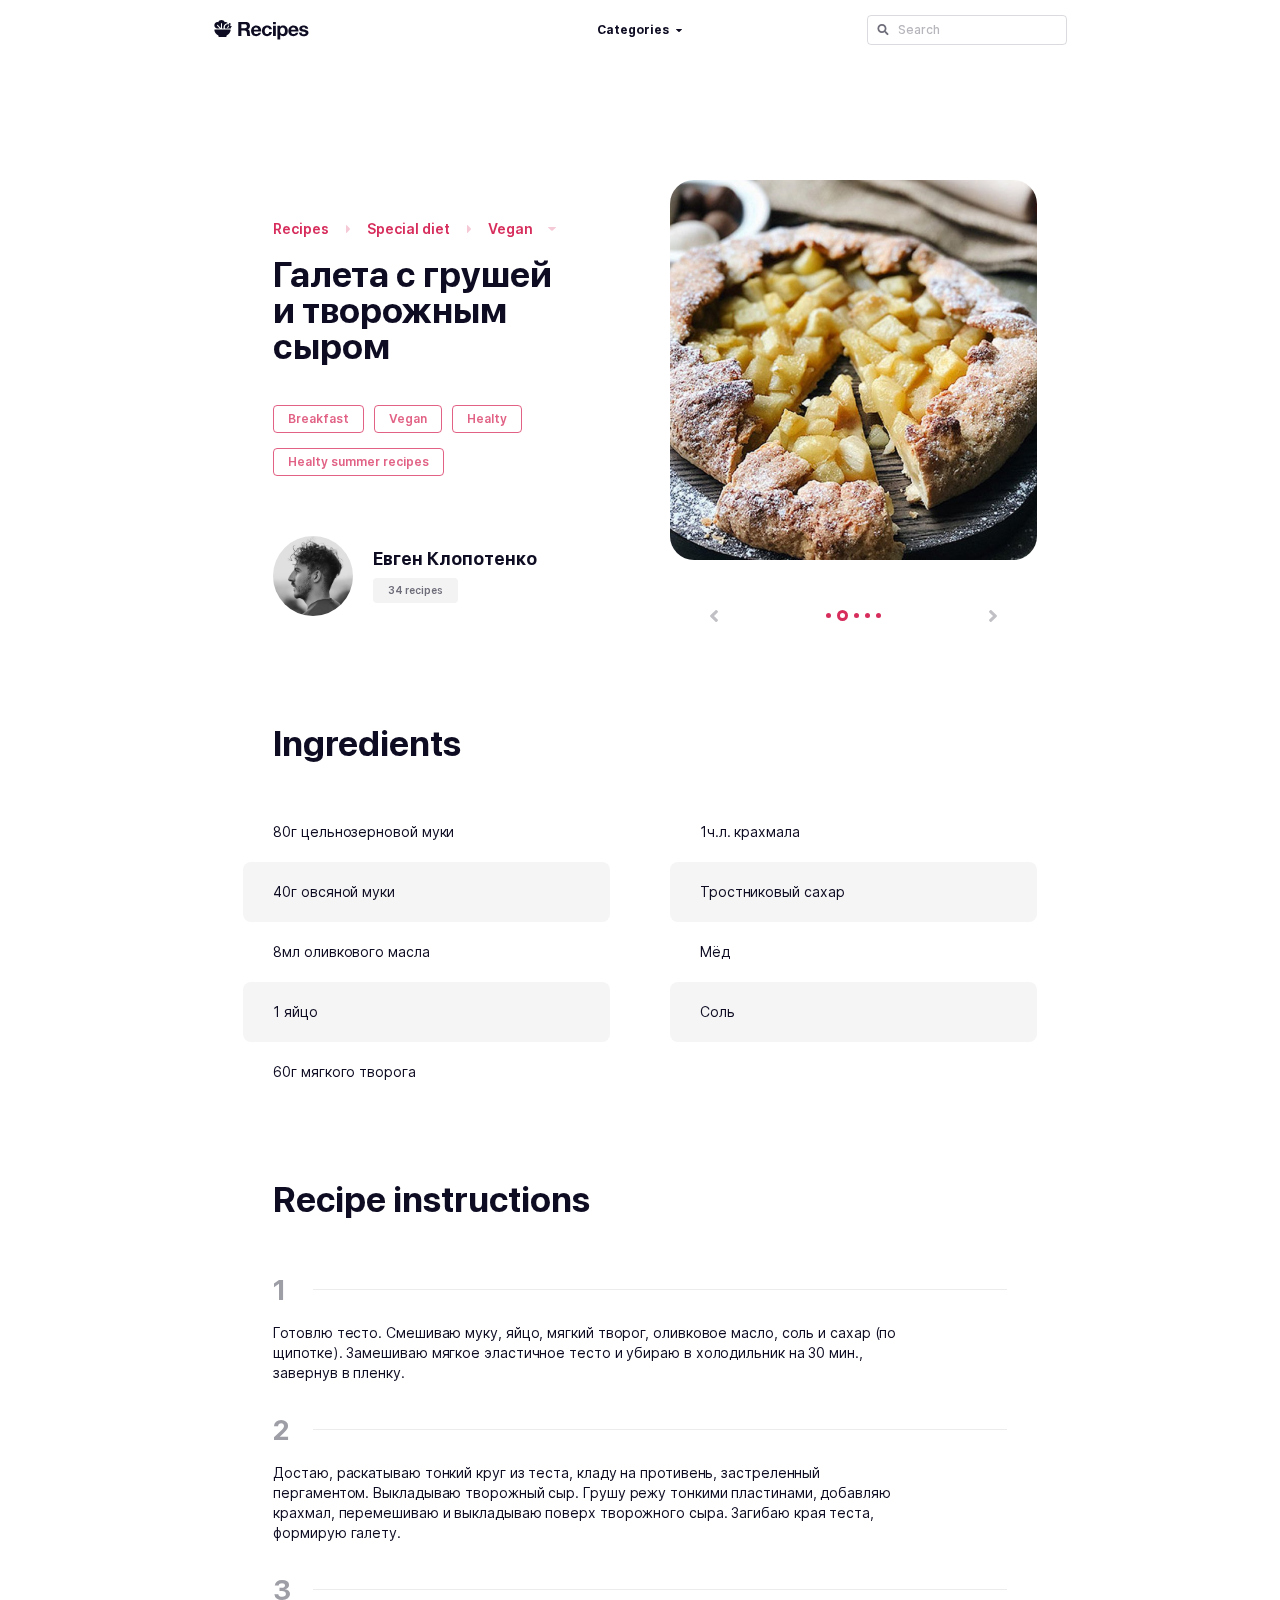
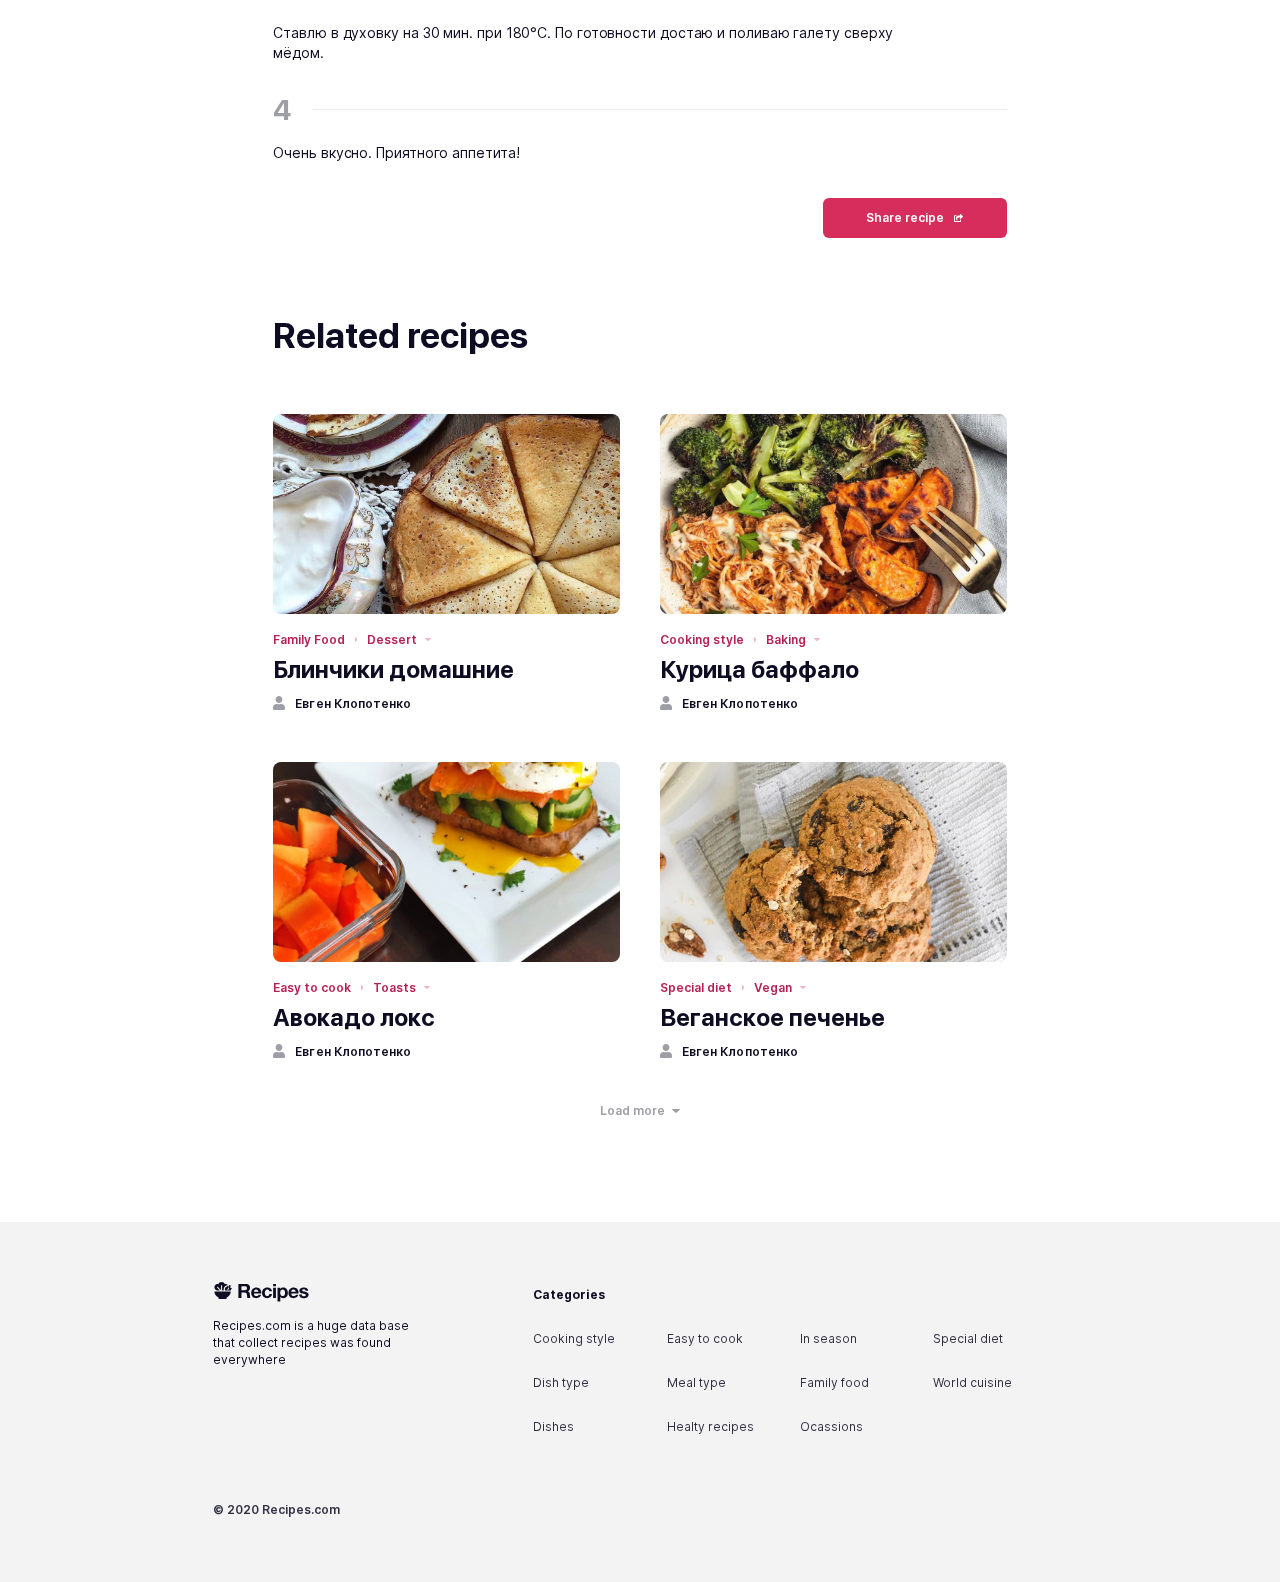
<file: recipe.html>
<!DOCTYPE html>
<html lang="en">
<head>
    <meta charset="UTF-8">
    <meta name="viewport" content="width=device-width, initial-scale=1, maximum-scale=1, user-scalable=0">
    <title>Recipes | Discover something new</title>
    <link rel="stylesheet" href="css/style.css">
    <base href="./">
</head>
<body>
    <header role="navigation">
        <grid role="grid" columns="3" columns-m="10" columns-l="12" columns-xl="16" class="header">
            <aside class="hamburger" span="1" span-l="2" span-xl="4">
                <div class="hamburger-button">
                    <svg viewBox="0 0 15 14" fill="#0D0C22" xmlns="http://www.w3.org/2000/svg">
                        <path
                            d="M13.5938 6.5625H1.40625C1.03329 6.5625 0.675604 6.71066 0.411881 6.97438C0.148158 7.2381 0 7.59579 0 7.96875C0 8.34171 0.148158 8.6994 0.411881 8.96312C0.675604 9.22684 1.03329 9.375 1.40625 9.375H13.5938C13.9667 9.375 14.3244 9.22684 14.5881 8.96312C14.8518 8.6994 15 8.34171 15 7.96875C15 7.59579 14.8518 7.2381 14.5881 6.97438C14.3244 6.71066 13.9667 6.5625 13.5938 6.5625ZM14.0625 10.3125H0.9375C0.81318 10.3125 0.693951 10.3619 0.606044 10.4498C0.518136 10.5377 0.46875 10.6569 0.46875 10.7812V11.25C0.46875 11.7473 0.666294 12.2242 1.01792 12.5758C1.36956 12.9275 1.84647 13.125 2.34375 13.125H12.6562C13.1535 13.125 13.6304 12.9275 13.9821 12.5758C14.3337 12.2242 14.5312 11.7473 14.5312 11.25V10.7812C14.5312 10.6569 14.4819 10.5377 14.394 10.4498C14.306 10.3619 14.1868 10.3125 14.0625 10.3125ZM1.71797 5.625H13.282C14.2948 5.625 14.8822 4.33887 14.3021 3.40195C13.125 1.5 10.5337 0.00292969 7.5 0C4.4666 0.00292969 1.875 1.5 0.697852 3.40166C0.117188 4.33857 0.705176 5.625 1.71797 5.625ZM11.25 2.34375C11.3427 2.34375 11.4333 2.37124 11.5104 2.42275C11.5875 2.47426 11.6476 2.54746 11.6831 2.63312C11.7185 2.71877 11.7278 2.81302 11.7097 2.90395C11.6917 2.99488 11.647 3.0784 11.5815 3.14396C11.5159 3.20951 11.4324 3.25416 11.3414 3.27224C11.2505 3.29033 11.1563 3.28105 11.0706 3.24557C10.985 3.21009 10.9118 3.15001 10.8602 3.07292C10.8087 2.99584 10.7812 2.90521 10.7812 2.8125C10.7812 2.68818 10.8306 2.56895 10.9185 2.48104C11.0065 2.39314 11.1257 2.34375 11.25 2.34375ZM7.5 1.40625C7.59271 1.40625 7.68334 1.43374 7.76042 1.48525C7.83751 1.53676 7.89759 1.60996 7.93307 1.69562C7.96855 1.78127 7.97783 1.87552 7.95974 1.96645C7.94166 2.05738 7.89701 2.1409 7.83146 2.20646C7.7659 2.27201 7.68238 2.31666 7.59145 2.33474C7.50052 2.35283 7.40627 2.34355 7.32062 2.30807C7.23496 2.27259 7.16176 2.21251 7.11025 2.13542C7.05874 2.05834 7.03125 1.96771 7.03125 1.875C7.03125 1.75068 7.08064 1.63145 7.16854 1.54354C7.25645 1.45564 7.37568 1.40625 7.5 1.40625ZM3.75 2.34375C3.84271 2.34375 3.93334 2.37124 4.01042 2.42275C4.08751 2.47426 4.14759 2.54746 4.18307 2.63312C4.21855 2.71877 4.22783 2.81302 4.20974 2.90395C4.19166 2.99488 4.14701 3.0784 4.08146 3.14396C4.0159 3.20951 3.93238 3.25416 3.84145 3.27224C3.75052 3.29033 3.65627 3.28105 3.57062 3.24557C3.48496 3.21009 3.41176 3.15001 3.36025 3.07292C3.30874 2.99584 3.28125 2.90521 3.28125 2.8125C3.28125 2.68818 3.33064 2.56895 3.41854 2.48104C3.50645 2.39314 3.62568 2.34375 3.75 2.34375Z"
                        />
                    </svg>
                    <svg class="times" viewBox="0 0 12 12" xmlns="http://www.w3.org/2000/svg">
                        <path
                            d="M8.27455 6L11.686 2.58852C12.1047 2.16989 12.1047 1.49114 11.686 1.07216L10.9278 0.313977C10.5092 -0.104659 9.83045 -0.104659 9.41148 0.313977L6 3.72545L2.58852 0.313977C2.16989 -0.104659 1.49114 -0.104659 1.07216 0.313977L0.313977 1.07216C-0.104659 1.4908 -0.104659 2.16955 0.313977 2.58852L3.72545 6L0.313977 9.41148C-0.104659 9.83011 -0.104659 10.5089 0.313977 10.9278L1.07216 11.686C1.4908 12.1047 2.16989 12.1047 2.58852 11.686L6 8.27455L9.41148 11.686C9.83011 12.1047 10.5092 12.1047 10.9278 11.686L11.686 10.9278C12.1047 10.5092 12.1047 9.83045 11.686 9.41148L8.27455 6Z"
                        />
                    </svg>
                </div>
            </aside>
            <nav class="navigation" span="1" span-m="8" span-l="8" span-xl="8">
              <div class="logo">
                <a href="#">
                    <svg viewBox="0 0 80 17" fill="#0D0C22" xmlns="http://www.w3.org/2000/svg">
                        <path
                            d="M22.9718 6.99628V3.64725H25.8436C26.4447 3.64725 26.8955 3.78054 27.1961 4.04713C27.4966 4.30261 27.6469 4.71916 27.6469 5.29677C27.6469 5.89659 27.4966 6.3298 27.1961 6.59639C26.8955 6.86298 26.4447 6.99628 25.8436 6.99628H22.9718ZM20.3503 1.6145V13.5111H22.9718V8.8624H25.5932C26.2499 8.8624 26.723 9.0068 27.0124 9.29561C27.3018 9.58441 27.4911 10.0398 27.5801 10.6619C27.6469 11.1395 27.697 11.6394 27.7304 12.1614C27.7638 12.6835 27.8528 13.1334 27.9975 13.5111H30.619C30.4965 13.3444 30.4019 13.1445 30.3351 12.9112C30.2794 12.6669 30.2349 12.4114 30.2015 12.1448C30.1793 11.8782 30.1626 11.6172 30.1514 11.3617C30.1403 11.1062 30.1292 10.884 30.118 10.6952C30.0958 10.3953 30.0513 10.0954 29.9845 9.79547C29.9288 9.49555 29.8342 9.22341 29.7006 8.97903C29.567 8.72355 29.3945 8.50695 29.183 8.32922C28.9715 8.14039 28.7044 8.00154 28.3816 7.91268V7.87935C29.0494 7.61276 29.5281 7.22399 29.8175 6.71302C30.118 6.20206 30.2683 5.59668 30.2683 4.89688C30.2683 4.44146 30.1848 4.01936 30.0179 3.63058C29.862 3.2307 29.6283 2.8808 29.3166 2.58089C29.016 2.28098 28.6487 2.04771 28.2146 1.88109C27.7916 1.70337 27.313 1.6145 26.7787 1.6145H20.3503Z"
                        />
                        <path
                            d="M37.4593 8.27924H33.6024C33.6135 8.11262 33.6469 7.92378 33.7025 7.71273C33.7693 7.50168 33.8751 7.30174 34.0198 7.11291C34.1756 6.92407 34.376 6.76856 34.6209 6.64638C34.8769 6.51308 35.1941 6.44643 35.5726 6.44643C36.1514 6.44643 36.58 6.60195 36.8583 6.91297C37.1477 7.22399 37.348 7.67941 37.4593 8.27924ZM33.6024 9.7788H39.8303C39.8748 9.11233 39.8192 8.47362 39.6633 7.86269C39.5075 7.25176 39.2515 6.70747 38.8953 6.22983C38.5502 5.75219 38.105 5.37452 37.5595 5.09683C37.0141 4.80802 36.374 4.66362 35.6394 4.66362C34.9826 4.66362 34.3815 4.78025 33.8361 5.01352C33.3018 5.24678 32.8399 5.56891 32.4503 5.9799C32.0607 6.37979 31.7601 6.85743 31.5486 7.41282C31.3371 7.96822 31.2314 8.56804 31.2314 9.2123C31.2314 9.87877 31.3316 10.4897 31.5319 11.0451C31.7434 11.6005 32.0384 12.0781 32.4169 12.478C32.7953 12.8779 33.2573 13.1889 33.8027 13.4111C34.3481 13.6221 34.9604 13.7277 35.6394 13.7277C36.6189 13.7277 37.4538 13.5055 38.1439 13.0612C38.8341 12.6169 39.3461 11.8782 39.68 10.8452H37.5929C37.515 11.1117 37.3035 11.3672 36.9584 11.6116C36.6134 11.8449 36.2015 11.9615 35.7229 11.9615C35.055 11.9615 34.5429 11.7893 34.1867 11.445C33.8305 11.1006 33.6357 10.5452 33.6024 9.7788Z"
                        />
                        <path
                            d="M46.6129 7.92934H48.9338C48.9004 7.37394 48.7668 6.8963 48.5331 6.49642C48.2993 6.08543 47.9932 5.74664 47.6147 5.48005C47.2474 5.20235 46.8244 4.99686 46.3458 4.86356C45.8782 4.73027 45.3885 4.66362 44.8764 4.66362C44.1752 4.66362 43.5518 4.78025 43.0064 5.01352C42.4609 5.24678 41.999 5.57447 41.6205 5.99656C41.2421 6.40756 40.9527 6.90186 40.7523 7.47947C40.5631 8.04597 40.4684 8.66246 40.4684 9.32893C40.4684 9.97319 40.5742 10.5675 40.7857 11.1118C40.9972 11.6449 41.2922 12.1059 41.6706 12.4947C42.0491 12.8835 42.5055 13.1889 43.0398 13.4111C43.5852 13.6221 44.1807 13.7277 44.8263 13.7277C45.9729 13.7277 46.9135 13.4277 47.6481 12.8279C48.3828 12.2281 48.828 11.3561 48.9839 10.212H46.6964C46.6185 10.7452 46.4237 11.1728 46.112 11.495C45.8115 11.806 45.3773 11.9615 44.8096 11.9615C44.4423 11.9615 44.1306 11.8782 43.8746 11.7116C43.6186 11.545 43.4127 11.3339 43.2568 11.0784C43.1121 10.8118 43.0064 10.5175 42.9396 10.1953C42.8728 9.87322 42.8394 9.55664 42.8394 9.24562C42.8394 8.92349 42.8728 8.60137 42.9396 8.27924C43.0064 7.946 43.1177 7.64609 43.2735 7.3795C43.4405 7.1018 43.652 6.87964 43.908 6.71302C44.164 6.5353 44.4813 6.44643 44.8597 6.44643C45.8727 6.44643 46.4571 6.94074 46.6129 7.92934Z"
                        />
                        <path d="M52.2601 3.56394V1.6145H49.8892V3.56394H52.2601ZM49.8892 4.89688V13.5111H52.2601V4.89688H49.8892Z"
                        />
                        <path
                            d="M57.984 11.9615C57.6056 11.9615 57.2828 11.8837 57.0156 11.7282C56.7485 11.5727 56.5314 11.3728 56.3644 11.1284C56.2086 10.8729 56.0917 10.5786 56.0138 10.2453C55.947 9.9121 55.9136 9.57331 55.9136 9.22896C55.9136 8.87351 55.947 8.52917 56.0138 8.19593C56.0806 7.86269 56.1919 7.56833 56.3477 7.31285C56.5147 7.05737 56.7262 6.85187 56.9822 6.69636C57.2494 6.52974 57.5777 6.44643 57.9673 6.44643C58.3458 6.44643 58.663 6.52974 58.9191 6.69636C59.1862 6.85187 59.4033 7.06292 59.5702 7.32951C59.7372 7.58499 59.8541 7.87935 59.9209 8.21259C59.9988 8.54583 60.0378 8.88462 60.0378 9.22896C60.0378 9.57331 60.0044 9.9121 59.9376 10.2453C59.8708 10.5786 59.7539 10.8729 59.5869 11.1284C59.4311 11.3728 59.2196 11.5727 58.9525 11.7282C58.6964 11.8837 58.3736 11.9615 57.984 11.9615ZM53.6261 4.89688V16.5268H55.9971V12.4447H56.0305C56.3199 12.8668 56.6872 13.1889 57.1325 13.4111C57.5889 13.6221 58.0842 13.7277 58.6185 13.7277C59.253 13.7277 59.804 13.6055 60.2715 13.3611C60.7502 13.1167 61.1453 12.789 61.457 12.378C61.7798 11.9671 62.0191 11.495 62.175 10.9618C62.3308 10.4286 62.4087 9.87322 62.4087 9.29561C62.4087 8.68468 62.3308 8.10151 62.175 7.54612C62.0191 6.97961 61.7798 6.48531 61.457 6.06321C61.1342 5.64111 60.7279 5.30232 60.2381 5.04684C59.7483 4.79136 59.164 4.66362 58.4849 4.66362C57.9506 4.66362 57.4609 4.76914 57.0156 4.98019C56.5704 5.19124 56.203 5.53003 55.9136 5.99656H55.8802V4.89688H53.6261Z"
                        />
                        <path
                            d="M69.1431 8.27924H65.2861C65.2972 8.11262 65.3306 7.92378 65.3863 7.71273C65.453 7.50168 65.5588 7.30174 65.7035 7.11291C65.8593 6.92407 66.0597 6.76856 66.3046 6.64638C66.5606 6.51308 66.8778 6.44643 67.2563 6.44643C67.8351 6.44643 68.2637 6.60195 68.542 6.91297C68.8314 7.22399 69.0318 7.67941 69.1431 8.27924ZM65.2861 9.7788H71.514C71.5586 9.11233 71.5029 8.47362 71.3471 7.86269C71.1912 7.25176 70.9352 6.70747 70.579 6.22983C70.2339 5.75219 69.7887 5.37452 69.2432 5.09683C68.6978 4.80802 68.0578 4.66362 67.3231 4.66362C66.6664 4.66362 66.0653 4.78025 65.5198 5.01352C64.9855 5.24678 64.5236 5.56891 64.134 5.9799C63.7444 6.37979 63.4438 6.85743 63.2324 7.41282C63.0209 7.96822 62.9151 8.56804 62.9151 9.2123C62.9151 9.87877 63.0153 10.4897 63.2157 11.0451C63.4272 11.6005 63.7221 12.0781 64.1006 12.478C64.4791 12.8779 64.941 13.1889 65.4864 13.4111C66.0319 13.6221 66.6441 13.7277 67.3231 13.7277C68.3027 13.7277 69.1375 13.5055 69.8276 13.0612C70.5178 12.6169 71.0298 11.8782 71.3638 10.8452H69.2766C69.1987 11.1117 68.9872 11.3672 68.6422 11.6116C68.2971 11.8449 67.8852 11.9615 67.4066 11.9615C66.7387 11.9615 66.2267 11.7893 65.8705 11.445C65.5143 11.1006 65.3195 10.5452 65.2861 9.7788Z"
                        />
                        <path
                            d="M74.256 10.7119H72.0019C72.0242 11.2895 72.1522 11.7727 72.3859 12.1614C72.6308 12.5391 72.9369 12.8446 73.3043 13.0778C73.6827 13.3111 74.1113 13.4777 74.5899 13.5777C75.0686 13.6777 75.5583 13.7277 76.0592 13.7277C76.549 13.7277 77.0277 13.6777 77.4952 13.5777C77.9738 13.4888 78.3968 13.3278 78.7641 13.0945C79.1315 12.8612 79.4265 12.5558 79.6491 12.1781C79.8828 11.7893 79.9997 11.3117 79.9997 10.7452C79.9997 10.3453 79.9218 10.0121 79.766 9.74548C79.6101 9.46778 79.4042 9.24007 79.1482 9.06234C78.8922 8.87351 78.5972 8.72355 78.2632 8.61247C77.9404 8.5014 77.6065 8.40698 77.2614 8.32922C76.9275 8.25147 76.5991 8.17927 76.2763 8.11262C75.9535 8.04597 75.6641 7.97377 75.4081 7.89601C75.1632 7.80715 74.9628 7.69607 74.807 7.56278C74.6511 7.42948 74.5732 7.25731 74.5732 7.04626C74.5732 6.86854 74.6177 6.72969 74.7068 6.62971C74.7958 6.51864 74.9016 6.43533 75.024 6.37979C75.1576 6.32425 75.3023 6.29092 75.4582 6.27982C75.614 6.2576 75.7587 6.24649 75.8923 6.24649C76.3153 6.24649 76.6826 6.3298 76.9943 6.49642C77.306 6.65193 77.4785 6.9574 77.5119 7.41282H79.766C79.7214 6.87964 79.5823 6.44088 79.3485 6.09654C79.1259 5.74108 78.8421 5.45783 78.497 5.24678C78.1519 5.03573 77.7568 4.88578 77.3115 4.79691C76.8774 4.70805 76.4266 4.66362 75.9591 4.66362C75.4916 4.66362 75.0352 4.70805 74.5899 4.79691C74.1447 4.87467 73.7439 5.01907 73.3877 5.23012C73.0315 5.43006 72.7421 5.70776 72.5195 6.06321C72.308 6.41867 72.2023 6.87409 72.2023 7.42948C72.2023 7.80715 72.2802 8.12928 72.436 8.39587C72.5919 8.65135 72.7978 8.86796 73.0538 9.04568C73.3098 9.2123 73.5992 9.35115 73.922 9.46223C74.256 9.5622 74.5955 9.65106 74.9405 9.72882C75.7865 9.90654 76.4433 10.0843 76.9108 10.262C77.3894 10.4397 77.6288 10.7063 77.6288 11.0618C77.6288 11.2728 77.5787 11.4505 77.4785 11.5949C77.3783 11.7282 77.2503 11.8393 77.0945 11.9282C76.9497 12.0059 76.7828 12.067 76.5935 12.1115C76.4154 12.1448 76.2429 12.1614 76.0759 12.1614C75.8422 12.1614 75.614 12.1337 75.3914 12.0781C75.1799 12.0226 74.9906 11.9393 74.8237 11.8282C74.6567 11.706 74.5176 11.5561 74.4062 11.3783C74.3061 11.1895 74.256 10.9673 74.256 10.7119Z"
                        />
                        <path
                            d="M2.60259 7.20118H4.59167L2.23307 4.75394C2.19243 4.71174 2.1696 4.65453 2.1696 4.59487C2.1696 4.53521 2.19243 4.478 2.23307 4.4358L2.53996 4.11738C2.58063 4.07521 2.63577 4.05152 2.69327 4.05152C2.75077 4.05152 2.80591 4.07521 2.84658 4.11738L5.63894 7.01469V2.92554C5.63894 2.86586 5.66179 2.80862 5.70246 2.76642C5.74314 2.72422 5.7983 2.70051 5.85582 2.70051H6.28959C6.34711 2.70051 6.40227 2.72422 6.44294 2.76642C6.48362 2.80862 6.50647 2.86586 6.50647 2.92554V7.20118H7.93084C7.85295 6.90782 7.81159 6.60531 7.80776 6.30105C7.80877 5.34644 8.17469 4.43124 8.82524 3.75623C9.4758 3.08123 10.3579 2.70155 11.2779 2.70051C11.3497 2.70051 11.4167 2.71795 11.4874 2.72245C11.0106 2.16155 10.3206 1.80037 9.54282 1.80037C9.31202 1.80367 9.08269 1.83915 8.861 1.90586C8.62674 1.3401 8.23775 0.858024 7.74217 0.519283C7.24659 0.180541 6.66616 0 6.0727 0C5.47925 0 4.89882 0.180541 4.40324 0.519283C3.90765 0.858024 3.51867 1.3401 3.28441 1.90586C3.06272 1.83915 2.83339 1.80367 2.60259 1.80037C1.91234 1.80037 1.25036 2.08488 0.76228 2.5913C0.2742 3.09773 0 3.78458 0 4.50078C0 5.21697 0.2742 5.90383 0.76228 6.41025C1.25036 6.91668 1.91234 7.20118 2.60259 7.20118ZM13.4242 8.10132H0.438373C0.189772 8.10132 -0.0200616 8.31848 0.00162662 8.57502C0.181368 10.7232 1.57972 12.4959 3.47012 13.184V13.5021C3.47012 13.7409 3.56152 13.9698 3.72421 14.1386C3.8869 14.3074 4.10756 14.4023 4.33765 14.4023H9.54282C9.7729 14.4023 9.99356 14.3074 10.1563 14.1386C10.3189 13.9698 10.4103 13.7409 10.4103 13.5021V13.1784C12.2918 12.4858 13.6815 10.7173 13.8607 8.57502C13.8821 8.31848 13.6723 8.10132 13.4242 8.10132Z"
                        />
                        <path fill-rule="evenodd" clip-rule="evenodd"
                            d="M13.9602 7.15156H9.0193C8.75607 6.44213 8.79913 5.62547 9.20691 4.91917C9.86497 3.77938 11.2475 3.31795 12.4381 3.78177L12.6564 3.40366L12.3492 3.22631C12.2768 3.18451 12.2517 3.09113 12.2935 3.01879L12.5466 2.58041C12.5883 2.50808 12.6817 2.4831 12.7541 2.52491L14.0706 3.28498C14.143 3.32678 14.1681 3.42017 14.1263 3.4925L13.8732 3.93088C13.8315 4.00321 13.7381 4.02819 13.6657 3.98639L13.3585 3.80904L13.1402 4.18714C13.5149 4.48823 13.7901 4.87801 13.9518 5.30743L14.4275 5.18023C14.5088 5.15849 14.5921 5.20662 14.614 5.2879L14.7454 5.77731C14.7672 5.85859 14.7191 5.94188 14.6378 5.96362L14.1292 6.09961L14.1189 6.10239C14.1385 6.45194 14.0874 6.80907 13.9602 7.15156ZM12.5707 5.1735L11.6121 6.83386C11.5703 6.90619 11.4769 6.93117 11.4045 6.88937L10.9657 6.63601C10.8933 6.59421 10.8682 6.50082 10.91 6.42849L11.8686 4.76812C11.9103 4.69579 12.0038 4.67081 12.0762 4.71262L12.515 4.96597C12.5874 5.00778 12.6125 5.10116 12.5707 5.1735Z"
                        />
                    </svg>
                  </a>
              </div>
              <div class="menu">
                <ul>
                    <li>
                        <span>
                            <p>Categories</p>
                            <svg viewBox="0 0 6 3" fill="#0D0C22" xmlns="http://www.w3.org/2000/svg">
                                <path
                                    d="M0.404304 -2.44596e-07L5.5957 -1.76723e-08C5.95518 -1.95935e-09 6.13519 0.383188 5.88101 0.607287L3.28531 2.89581C3.12775 3.03473 2.87226 3.03473 2.7147 2.89581L0.118995 0.607287C-0.135204 0.383187 0.0448332 -2.60309e-07 0.404304 -2.44596e-07Z"
                                />
                            </svg>
                        </span>
                    </li>
                  </ul>
              </div>
              <div class="search-section">
                <div class="search">
                    <span class="search-icon">
                        <svg viewBox="0 0 14 14" fill="#0D0C22" xmlns="http://www.w3.org/2000/svg">
                            <path
                                d="M13.3232 11.2413L10.7916 8.70962C10.6773 8.59535 10.5224 8.53187 10.3599 8.53187H9.946C10.6468 7.63552 11.0633 6.50809 11.0633 5.28164C11.0633 2.36404 8.69923 0 5.78164 0C2.86404 0 0.5 2.36404 0.5 5.28164C0.5 8.19923 2.86404 10.5633 5.78164 10.5633C7.00809 10.5633 8.13552 10.1468 9.03187 9.446V9.8599C9.03187 10.0224 9.09536 10.1773 9.20962 10.2916L11.7413 12.8232C11.9799 13.0619 12.3659 13.0619 12.6021 12.8232L13.3207 12.1046C13.5594 11.8659 13.5594 11.4799 13.3232 11.2413ZM5.78164 8.53187C3.98639 8.53187 2.5314 7.07942 2.5314 5.28164C2.5314 3.48639 3.98385 2.0314 5.78164 2.0314C7.57688 2.0314 9.03187 3.48385 9.03187 5.28164C9.03187 7.07688 7.57942 8.53187 5.78164 8.53187Z"
                            />
                        </svg>
                    </span>
                    <input type="search" placeholder="Search" />
                    <span class="search-icon times">
                        <svg viewBox="0 0 15 15" xmlns="http://www.w3.org/2000/svg">
                            <path
                                d="M7.5 0C3.35685 0 0 3.35685 0 7.5C0 11.6431 3.35685 15 7.5 15C11.6431 15 15 11.6431 15 7.5C15 3.35685 11.6431 0 7.5 0ZM11.1774 9.46875C11.3196 9.61089 11.3196 9.84073 11.1774 9.98286L9.97984 11.1774C9.8377 11.3196 9.60786 11.3196 9.46573 11.1774L7.5 9.19355L5.53125 11.1774C5.38911 11.3196 5.15927 11.3196 5.01714 11.1774L3.82258 9.97984C3.68044 9.8377 3.68044 9.60786 3.82258 9.46573L5.80645 7.5L3.82258 5.53125C3.68044 5.38911 3.68044 5.15927 3.82258 5.01714L5.02016 3.81956C5.1623 3.67742 5.39214 3.67742 5.53427 3.81956L7.5 5.80645L9.46875 3.82258C9.61089 3.68044 9.84073 3.68044 9.98286 3.82258L11.1804 5.02016C11.3226 5.1623 11.3226 5.39214 11.1804 5.53427L9.19355 7.5L11.1774 9.46875Z"
                            />
                        </svg>
                    </span>
                    <div class="search-dropdown" style="display: none;">
                        <div class="search-dropdown-section">
                            <label>Ingredients</label>
                            <ul>
                                <li>
                                    <a href="">Avocado</a>
                                </li>
                                <li>
                                    <a href="">Eggs</a>
                                </li>
                            </ul>
                        </div>
                        <div class="search-dropdown-section">
                            <label>Recipes</label>
                            <ul>
                                <li>
                                    <a href="">Avocado toasts</a>
                                </li>
                                <li>
                                    <a href="">Guacamole</a>
                                </li>
                                <li>
                                    <a href="">Avocado salad</a>
                                </li>
                            </ul>
                        </div>
                        <div class="search-dropdown-section">
                            <label>Authors</label>
                            <ul>
                                <li>
                                    <a href="">Yevhen Klopotenko</a>
                                </li>
                                <li>
                                    <a href="">Andre</a>
                                </li>
                            </ul>
                        </div>
                    </div>
                </div>
              </div>
            </nav>
            <aside class="search-mobile" span="1" span-l="2" span-xl="4">
                <div class="search-mobile-button">
                    <svg viewBox="0 0 14 14" fill="#0D0C22" xmlns="http://www.w3.org/2000/svg">
                        <path
                            d="M13.3232 11.2413L10.7916 8.70962C10.6773 8.59535 10.5224 8.53187 10.3599 8.53187H9.946C10.6468 7.63552 11.0633 6.50809 11.0633 5.28164C11.0633 2.36404 8.69923 0 5.78164 0C2.86404 0 0.5 2.36404 0.5 5.28164C0.5 8.19923 2.86404 10.5633 5.78164 10.5633C7.00809 10.5633 8.13552 10.1468 9.03187 9.446V9.8599C9.03187 10.0224 9.09536 10.1773 9.20962 10.2916L11.7413 12.8232C11.9799 13.0619 12.3659 13.0619 12.6021 12.8232L13.3207 12.1046C13.5594 11.8659 13.5594 11.4799 13.3232 11.2413ZM5.78164 8.53187C3.98639 8.53187 2.5314 7.07942 2.5314 5.28164C2.5314 3.48639 3.98385 2.0314 5.78164 2.0314C7.57688 2.0314 9.03187 3.48385 9.03187 5.28164C9.03187 7.07688 7.57942 8.53187 5.78164 8.53187Z"
                        />
                    </svg>
                    <svg class="times" viewBox="0 0 12 12" xmlns="http://www.w3.org/2000/svg">
                        <path
                            d="M8.27455 6L11.686 2.58852C12.1047 2.16989 12.1047 1.49114 11.686 1.07216L10.9278 0.313977C10.5092 -0.104659 9.83045 -0.104659 9.41148 0.313977L6 3.72545L2.58852 0.313977C2.16989 -0.104659 1.49114 -0.104659 1.07216 0.313977L0.313977 1.07216C-0.104659 1.4908 -0.104659 2.16955 0.313977 2.58852L3.72545 6L0.313977 9.41148C-0.104659 9.83011 -0.104659 10.5089 0.313977 10.9278L1.07216 11.686C1.4908 12.1047 2.16989 12.1047 2.58852 11.686L6 8.27455L9.41148 11.686C9.83011 12.1047 10.5092 12.1047 10.9278 11.686L11.686 10.9278C12.1047 10.5092 12.1047 9.83045 11.686 9.41148L8.27455 6Z"
                        />
                    </svg>
                </div>
            </aside>
        </grid>

        <grid role="grid" columns="3" columns-m="10" columns-l="12" columns-xl="16" class="dropdown-menu" style="display: none;">
            <ul span="row" span-m="2-9" span-l="3-10" class="dropdown-menu-wrapper">
                <li>
                    <a href="#">
                        <span>
                            <svg xmlns="http://www.w3.org/2000/svg" viewBox="0 0 448 512">
                                <path
                                    d="M96,320H352V288H96ZM384,0H64A64,64,0,0,0,0,64v96H448V64A64,64,0,0,0,384,0ZM80,104a24,24,0,1,1,24-24A24,24,0,0,1,80,104Zm96,0a24,24,0,1,1,24-24A24,24,0,0,1,176,104Zm96,0a24,24,0,1,1,24-24A24,24,0,0,1,272,104Zm96,0a24,24,0,1,1,24-24A24,24,0,0,1,368,104ZM0,480a32,32,0,0,0,32,32H416a32,32,0,0,0,32-32V192H0ZM64,256H384V448H64Z"
                                />
                            </svg>
                        </span>
                        <p>
                            Cooking style
                        </p>
                    </a>
                </li>
                <li>
                    <a href="#">
                        <span>
                            <svg viewBox="0 0 12 10" xmlns="http://www.w3.org/2000/svg">
                                <path
                                    d="M11.1823 1.57209C11.0328 1.5457 10.8792 1.55452 10.7337 1.59785C10.881 1.40269 10.9496 1.15905 10.9258 0.915443C10.8883 0.524612 10.6213 0.17326 10.2492 0.0506906C10.1135 0.00562658 9.96982 -0.00964969 9.82779 0.00589909C9.68576 0.0214479 9.54873 0.0674576 9.426 0.140804C9.30328 0.21415 9.19773 0.313116 9.11653 0.430981C9.03533 0.548845 8.98037 0.682849 8.9554 0.823892C8.93172 0.953944 8.93446 1.08745 8.96346 1.21641C9.02965 1.51099 8.93796 1.81798 8.69027 1.99074C8.40002 2.19246 8.23596 2.32179 7.78896 2.51711C7.06877 2.08041 6.25933 1.80463 5.40001 1.80463C2.41763 1.80463 0 5.0593 0 7.21873C0 9.37817 2.41763 9.625 5.40001 9.625C8.3824 9.625 10.8 9.37836 10.8 7.21873C10.8 6.27879 10.3399 5.13318 9.57678 4.1374C9.04163 4.58132 8.64469 5.16981 8.43302 5.83306C8.07583 6.92603 7.15577 7.70036 6.08927 7.80564C5.98927 7.81541 5.89114 7.8203 5.79489 7.8203C4.86939 7.8203 4.03595 7.38792 3.50851 6.63597C3.28917 6.32229 3.1368 5.96658 3.06095 5.59112C3.05703 5.56935 3.05795 5.54699 3.06364 5.52562C3.06933 5.50425 3.07965 5.48441 3.09387 5.4675C3.10809 5.45058 3.12585 5.43703 3.14589 5.42778C3.16593 5.41854 3.18776 5.41385 3.20982 5.41403H3.51788C3.55173 5.41447 3.58444 5.42637 3.61068 5.44781C3.63693 5.46924 3.65517 5.49895 3.66245 5.53209C3.88539 6.47542 4.71826 7.21873 5.7947 7.21873C5.87208 7.21873 5.95058 7.21485 6.0302 7.20708C6.88971 7.1223 7.59265 6.47279 7.86283 5.64582C8.25133 4.4566 9.0454 3.74299 9.56234 3.38224C9.83909 3.18918 10.1899 3.22527 10.4738 3.40762C10.6429 3.51567 10.8407 3.56981 11.0412 3.5629C11.433 3.55218 11.7934 3.29257 11.9322 2.92486C12.1613 2.31766 11.7848 1.68244 11.1823 1.57209V1.57209Z"
                                />
                            </svg>
                        </span>
                        <p>
                            Dishes
                        </p>
                    </a>
                </li>
                <li>
                    <a href="#">
                        <span>
                            <svg viewBox="0 0 10 10" xmlns="http://www.w3.org/2000/svg">
                                <path
                                    d="M5 3.125C3.9668 3.125 3.125 3.9668 3.125 5C3.125 6.0332 3.9668 6.875 5 6.875C6.0332 6.875 6.875 6.0332 6.875 5C6.875 3.9668 6.0332 3.125 5 3.125ZM9.8125 4.69727L7.96289 3.77344L8.61719 1.8125C8.70508 1.54688 8.45312 1.29492 8.18945 1.38477L6.22852 2.03906L5.30273 0.1875C5.17773 -0.0625 4.82227 -0.0625 4.69727 0.1875L3.77344 2.03711L1.81055 1.38281C1.54492 1.29492 1.29297 1.54687 1.38281 1.81055L2.03711 3.77148L0.1875 4.69727C-0.0625 4.82227 -0.0625 5.17773 0.1875 5.30273L2.03711 6.22656L1.38281 8.18945C1.29492 8.45508 1.54687 8.70703 1.81055 8.61719L3.77148 7.96289L4.69531 9.8125C4.82031 10.0625 5.17578 10.0625 5.30078 9.8125L6.22461 7.96289L8.18555 8.61719C8.45117 8.70508 8.70312 8.45312 8.61328 8.18945L7.95898 6.22852L9.80859 5.30469C10.0625 5.17773 10.0625 4.82227 9.8125 4.69727V4.69727ZM6.76758 6.76758C5.79297 7.74219 4.20703 7.74219 3.23242 6.76758C2.25781 5.79297 2.25781 4.20703 3.23242 3.23242C4.20703 2.25781 5.79297 2.25781 6.76758 3.23242C7.74219 4.20703 7.74219 5.79297 6.76758 6.76758Z"
                                />
                            </svg>
                        </span>
                        <p>
                            In season
                        </p>
                    </a>
                </li>
                <li>
                    <a href="#">
                        <span>
                            <svg viewBox="0 0 12 10" xmlns="http://www.w3.org/2000/svg">
                                <path
                                    d="M10.7469 0.18989C10.6367 -0.0542184 10.3219 -0.0639827 10.1901 0.166455C9.58004 1.21905 8.48792 1.87521 7.24035 1.87521H5.66613C3.58028 1.87521 1.88799 3.55467 1.88799 5.62471C1.88799 5.76141 1.90373 5.89225 1.91751 6.02504C3.17295 5.13259 4.98528 4.37488 7.5552 4.37488C7.72836 4.37488 7.87004 4.51548 7.87004 4.68733C7.87004 4.85919 7.72836 4.99979 7.5552 4.99979C2.6082 4.99979 0.510546 8.00915 0.0461501 9.13986C-0.0837234 9.45818 0.0697634 9.82141 0.390511 9.95225C0.713227 10.085 1.07923 9.93077 1.21304 9.61441C1.24256 9.5441 1.62431 8.67899 2.62788 7.84511C3.26544 8.70242 4.47759 9.52067 6.06952 9.35272C9.15894 9.1301 11.3333 6.38047 11.3333 3.01373C11.3333 2.03339 11.1208 1.0179 10.7469 0.18989V0.18989Z"
                                />
                            </svg>
                        </span>
                        <p>
                            Special diet
                        </p>
                    </a>
                </li>
                <li>
                    <a href="#">
                        <span>
                            <svg viewBox="0 0 10 10" xmlns="http://www.w3.org/2000/svg">
                                <path
                                    d="M9.7957 1.18959C10.132 0.853255 10.04 0.286247 9.61465 0.0735453C9.49887 0.0156827 9.36927 -0.00880712 9.24036 0.00281811C9.11145 0.0144433 8.98832 0.0617246 8.88477 0.139368L4.9041 3.125H7.86055L9.7957 1.18959ZM9.6875 3.75002H0.3125C0.139844 3.75002 0 3.88986 0 4.06253V4.68754C0 4.86021 0.139844 5.00005 0.3125 5.00005H0.625C0.625 6.58174 1.60547 7.93197 2.99082 8.48297C2.7416 8.81247 2.5666 9.20174 2.50352 9.62929C2.475 9.82304 2.62148 10 2.81738 10H7.18262C7.37852 10 7.525 9.82304 7.49648 9.62929C7.43359 9.20174 7.25859 8.81247 7.00918 8.48297C8.39453 7.93197 9.375 6.58174 9.375 5.00005H9.6875C9.86016 5.00005 10 4.86021 10 4.68754V4.06253C10 3.88986 9.86016 3.75002 9.6875 3.75002Z"
                                />
                            </svg>
                        </span>
                        <p>
                            Dish type
                        </p>
                    </a>
                </li>
                <li>
                    <a href="#">
                        <span>
                            <svg viewBox="0 0 12 9" xmlns="http://www.w3.org/2000/svg">
                                <path
                                    d="M1.8 3.56044C2.46188 3.56044 3 3.02823 3 2.37363C3 1.71902 2.46188 1.18681 1.8 1.18681C1.13813 1.18681 0.6 1.71902 0.6 2.37363C0.6 3.02823 1.13813 3.56044 1.8 3.56044ZM10.2 3.56044C10.8619 3.56044 11.4 3.02823 11.4 2.37363C11.4 1.71902 10.8619 1.18681 10.2 1.18681C9.53813 1.18681 9 1.71902 9 2.37363C9 3.02823 9.53813 3.56044 10.2 3.56044ZM10.8 4.15385H9.6C9.27 4.15385 8.97188 4.28551 8.75438 4.49876C9.51 4.90859 10.0463 5.64849 10.1625 6.52747H11.4C11.7319 6.52747 12 6.26229 12 5.93407V5.34066C12 4.68606 11.4619 4.15385 10.8 4.15385ZM6 4.15385C7.16063 4.15385 8.1 3.22479 8.1 2.07692C8.1 0.929052 7.16063 0 6 0C4.83938 0 3.9 0.929052 3.9 2.07692C3.9 3.22479 4.83938 4.15385 6 4.15385ZM7.44 4.74725H7.28438C6.89438 4.93269 6.46125 5.04396 6 5.04396C5.53875 5.04396 5.1075 4.93269 4.71563 4.74725H4.56C3.3675 4.74725 2.4 5.70412 2.4 6.88352V7.41758C2.4 7.909 2.80313 8.30769 3.3 8.30769H8.7C9.19688 8.30769 9.6 7.909 9.6 7.41758V6.88352C9.6 5.70412 8.6325 4.74725 7.44 4.74725ZM3.24563 4.49876C3.02813 4.28551 2.73 4.15385 2.4 4.15385H1.2C0.538125 4.15385 0 4.68606 0 5.34066V5.93407C0 6.26229 0.268125 6.52747 0.6 6.52747H1.83563C1.95375 5.64849 2.49 4.90859 3.24563 4.49876Z"
                                />
                            </svg>
                        </span>
                        <p>
                            Family food
                        </p>
                    </a>
                </li>
                <li>
                    <a href="#">
                        <span>
                            <svg viewBox="0 0 12 9" xmlns="http://www.w3.org/2000/svg">
                                <path
                                    d="M9.55792 5.03571C9.34708 5.18133 8.80396 5.70714 7.78188 5.70714C6.75979 5.70714 6.21625 5.18259 6.00562 5.03571H6.00396C5.85125 5.14063 5.27083 5.70714 4.22729 5.70714C3.20375 5.70714 2.66125 5.18259 2.44938 5.03571H2.44479C2.27104 5.15531 1.88875 5.51054 1.20313 5.64839L1.84896 7.59721C1.89302 7.73093 1.97773 7.8473 2.0911 7.92984C2.20446 8.01238 2.34074 8.05692 2.48063 8.05714H9.51958C9.65951 8.05715 9.79589 8.01282 9.90941 7.93043C10.0229 7.84803 10.1078 7.73175 10.1521 7.59805L10.7979 5.64923C10.1081 5.51033 9.70479 5.13727 9.55917 5.03655L9.55792 5.03571ZM11.3333 3.69286C11.1992 3.69286 11.1173 3.66768 11.0319 3.619C10.311 1.51428 8.33479 0 6 0C3.66521 0 1.6875 1.51512 0.967708 3.62047C0.882917 3.66831 0.801042 3.69286 0.666667 3.69286C0.489856 3.69286 0.320286 3.7636 0.195262 3.88951C0.0702379 4.01543 0 4.18621 0 4.36429C0 4.54236 0.0702379 4.71314 0.195262 4.83906C0.320286 4.96497 0.489856 5.03571 0.666667 5.03571C1.33333 5.03571 1.70833 4.75308 1.95667 4.56592C2.14583 4.42325 2.22396 4.36429 2.44688 4.36429C2.66979 4.36429 2.74833 4.42325 2.9375 4.56592C3.18563 4.75308 3.56021 5.03571 4.22729 5.03571C4.89438 5.03571 5.26896 4.75288 5.51646 4.5655C5.70396 4.42325 5.78312 4.36429 6.005 4.36429C6.22687 4.36429 6.30479 4.42325 6.49333 4.5655C6.74104 4.75267 7.11542 5.03571 7.78208 5.03571C8.44875 5.03571 8.82271 4.75288 9.07042 4.5655C9.25896 4.42325 9.33708 4.36429 9.55875 4.36429C9.78042 4.36429 9.8575 4.42325 10.0458 4.56529C10.2929 4.75288 10.6667 5.03571 11.3333 5.03571C11.5101 5.03571 11.6797 4.96497 11.8047 4.83906C11.9298 4.71314 12 4.54236 12 4.36429C12 4.18621 11.9298 4.01543 11.8047 3.88951C11.6797 3.7636 11.5101 3.69286 11.3333 3.69286ZM4.29813 1.8288L3.96479 2.50023C3.76813 2.89533 3.16958 2.60074 3.36854 2.19998L3.70188 1.52855C3.90042 1.13304 4.49542 1.4314 4.29813 1.8288ZM6.33333 2.35C6.33333 2.79419 5.66667 2.7944 5.66667 2.35V1.67857C5.66667 1.23438 6.33333 1.23417 6.33333 1.67857V2.35ZM8.03521 2.50023L7.70188 1.8288C7.50438 1.43119 8.10042 1.13241 8.29813 1.52855L8.63146 2.19998C8.83 2.59969 8.23208 2.89554 8.03521 2.50023Z"
                                />
                            </svg>
                        </span>
                        <p>
                            Meal type
                        </p>
                    </a>
                </li>
                <li>
                    <a href="#">
                        <span>
                            <svg viewBox="0 0 10 10" xmlns="http://www.w3.org/2000/svg">
                                <path
                                    d="M6.78564 6.93548C6.49325 8.73589 5.80359 10 5.00101 10C4.19843 10 3.50877 8.73589 3.21637 6.93548H6.78564ZM3.06513 5C3.06513 4.55242 3.08933 4.12298 3.13168 3.70968H6.86832C6.91067 4.12298 6.93487 4.55242 6.93487 5C6.93487 5.44758 6.91067 5.87702 6.86832 6.29032H3.13168C3.08933 5.87702 3.06513 5.44758 3.06513 5ZM9.61283 6.93548C9.0361 8.30444 7.86852 9.3629 6.4267 9.79032C6.91873 9.10887 7.25751 8.08266 7.43497 6.93548H9.61283ZM3.5733 9.79032C2.13349 9.3629 0.963904 8.30444 0.389191 6.93548H2.56705C2.74249 8.08266 3.08127 9.10887 3.5733 9.79032V9.79032ZM9.8286 6.29032H7.51563C7.55798 5.86694 7.58217 5.43347 7.58217 5C7.58217 4.56653 7.55798 4.13306 7.51563 3.70968H9.82658C9.93749 4.12298 10 4.55242 10 5C10 5.44758 9.93749 5.87702 9.8286 6.29032ZM2.41984 5C2.41984 5.43347 2.44404 5.86694 2.48639 6.29032H0.173422C0.0645292 5.87702 0 5.44758 0 5C0 4.55242 0.0645292 4.12298 0.173422 3.70968H2.48437C2.44404 4.13306 2.41984 4.56653 2.41984 5V5ZM3.21637 3.06452C3.50877 1.26411 4.19843 -2.98023e-07 5.00101 -2.98023e-07C5.80359 -2.98023e-07 6.49325 1.26411 6.78564 3.06452H3.21637ZM6.42872 0.209677C7.86852 0.637096 9.03811 1.69556 9.61484 3.06452H7.43698C7.25953 1.91734 6.92075 0.891129 6.42872 0.209677ZM0.389191 3.06452C0.965921 1.69556 2.13349 0.637096 3.57532 0.209677C3.08328 0.891129 2.74451 1.91734 2.56705 3.06452H0.389191V3.06452Z"
                                />
                            </svg>
                        </span>
                        <p>
                            World cuisine
                        </p>
                    </a>
                </li>
                <li>
                    <a href="#">
                        <span>
                            <svg viewBox="0 0 10 10" xmlns="http://www.w3.org/2000/svg">
                                <path
                                    d="M9.34206 2.93846C8.57046 2.14335 7.37439 2.03437 6.52153 1.33222C5.54854 0.531251 4.80019 -0.18066 3.4246 0.0410189C1.72943 0.314455 1.24245 1.60351 0.982839 3.11014C0.76601 4.36678 -0.0800108 5.5906 0.00613452 6.8779C0.0922798 8.16519 1.03812 9.38628 2.25197 9.82202C4.06864 10.4742 5.12231 9.20269 6.24942 8.13355C7.10267 7.32418 8.07391 7.39684 9.00236 6.6904C10.1017 5.85407 10.4032 3.94529 9.34206 2.93846V2.93846ZM4.37415 6.88239C3.16812 6.88239 2.18633 5.89997 2.18633 4.69275C2.18633 3.48553 3.16812 2.50292 4.37415 2.50292C5.58019 2.50292 6.56197 3.48514 6.56197 4.69275C6.56197 5.90036 5.58155 6.88239 4.37415 6.88239ZM4.21788 3.12499C3.84501 3.12545 3.48754 3.27376 3.22388 3.53738C2.96022 3.801 2.81189 4.15841 2.81142 4.53123C2.81142 4.61411 2.84435 4.69359 2.90297 4.7522C2.96158 4.8108 3.04108 4.84373 3.12397 4.84373C3.20686 4.84373 3.28636 4.8108 3.34497 4.7522C3.40359 4.69359 3.43652 4.61411 3.43652 4.53123C3.43677 4.32411 3.51918 4.12555 3.66566 3.97909C3.81214 3.83263 4.01073 3.75024 4.21788 3.74998C4.30077 3.74998 4.38027 3.71706 4.43888 3.65845C4.4975 3.59985 4.53042 3.52036 4.53042 3.43749C4.53042 3.35461 4.4975 3.27512 4.43888 3.21652C4.38027 3.15791 4.30077 3.12499 4.21788 3.12499Z"
                                />
                            </svg>
                        </span>
                        <p>
                            Easy to cook
                        </p>
                    </a>
                </li>
                <li>
                    <a href="#">
                        <span>
                            <svg viewBox="0 0 12 10" xmlns="http://www.w3.org/2000/svg">
                                <path
                                    d="M7.18033 4.72853L6.06588 6.94716C5.93134 7.21723 5.54117 7.2083 5.41784 6.93376L4.14195 4.11473L3.46924 5.71508H1.3592L5.45148 9.8778C5.61068 10.0407 5.86855 10.0407 6.02776 9.8778L10.1223 5.71508H7.67588L7.18033 4.72853ZM10.6223 0.936332L10.5685 0.880531C9.4137 -0.29351 7.52341 -0.29351 6.36635 0.880531L5.74074 1.51889L5.11513 0.882763C3.96032 -0.293511 2.06778 -0.293511 0.912968 0.882763L0.859152 0.936332C-0.232871 2.04788 -0.27996 3.81787 0.695461 5.00084H2.99162L3.79663 3.07684C3.91771 2.78891 4.32582 2.78221 4.45588 3.06791L5.76092 5.95391L6.85967 3.76876C6.99197 3.50538 7.36868 3.50538 7.50098 3.76876L8.11987 5.00084H10.786C11.7614 3.81787 11.7144 2.04788 10.6223 0.936332V0.936332Z"
                                />
                            </svg>
                        </span>
                        <p>
                            Healty recipes
                        </p>
                    </a>
                </li>
                <li>
                    <a href="#">
                        <span>
                            <svg viewBox="0 0 13 10" xmlns="http://www.w3.org/2000/svg">
                                <path
                                    d="M12.5967 8.46856C12.4312 8.07018 11.9702 7.88076 11.5684 8.04675L11.133 8.22641L10.3706 6.23648C11.3142 5.55299 11.6472 4.27779 11.0503 3.25256L9.34422 0.313556C9.18662 0.042113 8.84974 -0.0711509 8.55621 0.0479714L6.30448 0.973611L4.05275 0.0479714C3.75922 -0.0731038 3.42235 0.042113 3.26475 0.313556L1.55871 3.25256C0.963769 4.27779 1.29473 5.55299 2.23837 6.23452L1.47597 8.22445L1.0406 8.04479C0.638717 7.8788 0.179703 8.06823 0.0122517 8.4666C-0.0212385 8.54667 0.0161918 8.63845 0.0969624 8.67165L3.2943 9.98786C3.37507 10.0211 3.46569 9.98395 3.49918 9.90388C3.66466 9.50551 3.47554 9.04855 3.07366 8.88256L2.63828 8.7029L3.41447 6.67977C3.50115 6.68953 3.58783 6.70515 3.67254 6.70515C4.69104 6.70515 5.63074 6.05877 5.90654 5.03939L6.30448 3.56696L6.70243 5.03939C6.97823 6.05877 7.91793 6.70515 8.93642 6.70515C9.02114 6.70515 9.10782 6.68953 9.1945 6.67977L9.96871 8.7029L9.53334 8.88256C9.13146 9.04855 8.94036 9.50551 9.10782 9.90388C9.14131 9.98395 9.2339 10.0211 9.3127 9.98786L12.512 8.67165C12.5908 8.63845 12.6302 8.54862 12.5967 8.46856ZM5.43571 3.16663L3.22732 2.25857L3.94637 1.02048L5.80804 1.78599L5.43571 3.16663V3.16663ZM7.17326 3.16663L6.80093 1.78599L8.66259 1.02048L9.38165 2.25857L7.17326 3.16663V3.16663Z"
                                />
                            </svg>
                        </span>
                        <p>
                            Ocassions
                        </p>
                    </a>
                </li>
            </ul>
        </grid>
        <grid columns="3" class="search-mobile-menu" style="display: none;">
            <div span="row" class="search-mobile-menu-wrapper">
                <div class="search">
                    <span class="search-icon">
                        <svg viewBox="0 0 14 14" fill="#0D0C22" xmlns="http://www.w3.org/2000/svg">
                            <path
                                d="M13.3232 11.2413L10.7916 8.70962C10.6773 8.59535 10.5224 8.53187 10.3599 8.53187H9.946C10.6468 7.63552 11.0633 6.50809 11.0633 5.28164C11.0633 2.36404 8.69923 0 5.78164 0C2.86404 0 0.5 2.36404 0.5 5.28164C0.5 8.19923 2.86404 10.5633 5.78164 10.5633C7.00809 10.5633 8.13552 10.1468 9.03187 9.446V9.8599C9.03187 10.0224 9.09536 10.1773 9.20962 10.2916L11.7413 12.8232C11.9799 13.0619 12.3659 13.0619 12.6021 12.8232L13.3207 12.1046C13.5594 11.8659 13.5594 11.4799 13.3232 11.2413ZM5.78164 8.53187C3.98639 8.53187 2.5314 7.07942 2.5314 5.28164C2.5314 3.48639 3.98385 2.0314 5.78164 2.0314C7.57688 2.0314 9.03187 3.48385 9.03187 5.28164C9.03187 7.07688 7.57942 8.53187 5.78164 8.53187Z"
                            />
                        </svg>
                    </span>
                    <input type="search" placeholder="Search by ingredient, recipe" />
                    <span class="search-icon times">
                        <svg viewBox="0 0 15 15" xmlns="http://www.w3.org/2000/svg">
                            <path
                                d="M7.5 0C3.35685 0 0 3.35685 0 7.5C0 11.6431 3.35685 15 7.5 15C11.6431 15 15 11.6431 15 7.5C15 3.35685 11.6431 0 7.5 0ZM11.1774 9.46875C11.3196 9.61089 11.3196 9.84073 11.1774 9.98286L9.97984 11.1774C9.8377 11.3196 9.60786 11.3196 9.46573 11.1774L7.5 9.19355L5.53125 11.1774C5.38911 11.3196 5.15927 11.3196 5.01714 11.1774L3.82258 9.97984C3.68044 9.8377 3.68044 9.60786 3.82258 9.46573L5.80645 7.5L3.82258 5.53125C3.68044 5.38911 3.68044 5.15927 3.82258 5.01714L5.02016 3.81956C5.1623 3.67742 5.39214 3.67742 5.53427 3.81956L7.5 5.80645L9.46875 3.82258C9.61089 3.68044 9.84073 3.68044 9.98286 3.82258L11.1804 5.02016C11.3226 5.1623 11.3226 5.39214 11.1804 5.53427L9.19355 7.5L11.1774 9.46875Z"
                            />
                        </svg>
                    </span>
                    <div class="search-dropdown">
                        <div class="search-dropdown-section">
                            <label>Ingredients</label>
                            <ul>
                                <li>
                                    <a href="">Avocado</a>
                                </li>
                                <li>
                                    <a href="">Eggs</a>
                                </li>
                            </ul>
                        </div>
                        <div class="search-dropdown-section">
                            <label>Recipes</label>
                            <ul>
                                <li>
                                    <a href="">Avocado toasts</a>
                                </li>
                                <li>
                                    <a href="">Guacamole</a>
                                </li>
                                <li>
                                    <a href="">Avocado salad</a>
                                </li>
                            </ul>
                        </div>
                        <div class="search-dropdown-section">
                            <label>Authors</label>
                            <ul>
                                <li>
                                    <a href="">Yevhen Klopotenko</a>
                                </li>
                                <li>
                                    <a href="">Andre</a>
                                </li>
                            </ul>
                        </div>
                    </div>
                </div>
            </div>
        </grid>
    </header>
    <main class="recipe-page" role="main">
        <grid role="grid" columns="3" columns-m="10" columns-l="12" columns-xl="16" >
            <div span="row" span-m="2-9" span-l="3-10" span-xl="5-12" class="container">
                <section class="main-screen">
                    <div class="main-screen-cover">
                        <img src="./img/recipe-cover.jpg" alt="">
                    </div>
                    <div class="main-screen-actions">
                        <ol class="slider-pagination">
                            <li></li>
                            <li class="current"></li>
                            <li></li>
                            <li></li>
                            <li></li>
                        </ol>
                        <div class="share vertical">
                            <div class="share-button circle"></div>
                            <ul class="social-buttons">
                                <li>
                                    <svg viewBox="0 0 16 16" xmlns="http://www.w3.org/2000/svg">
                                        <path
                                            d="M16 8.04868C16 3.60243 12.4194 0 8 0C3.58065 0 0 3.60243 0 8.04868C0 12.0659 2.92548 15.3957 6.75 16V10.3753H4.71774V8.04868H6.75V6.27537C6.75 4.25834 7.94355 3.14418 9.77161 3.14418C10.6471 3.14418 11.5626 3.30126 11.5626 3.30126V5.28097H10.5535C9.56 5.28097 9.25 5.9015 9.25 6.53793V8.04868H11.4687L11.1139 10.3753H9.25V16C13.0745 15.3957 16 12.0659 16 8.04868Z"
                                        />
                                    </svg>                                    
                                </li>
                                <li>
                                    <svg viewBox="0 0 14 11" xmlns="http://www.w3.org/2000/svg">
                                        <path
                                            d="M13.7348 3.46719C13.8414 3.38242 14 3.46172 14 3.5957V9.1875C14 9.91211 13.4121 10.5 12.6875 10.5H1.3125C0.587891 10.5 0 9.91211 0 9.1875V3.59844C0 3.46172 0.155859 3.38516 0.265234 3.46992C0.877734 3.9457 1.68984 4.55 4.47891 6.57617C5.05586 6.99727 6.0293 7.8832 7 7.87773C7.97617 7.88594 8.96875 6.98086 9.52383 6.57617C12.3129 4.55 13.1223 3.94297 13.7348 3.46719ZM7 7C7.63438 7.01094 8.54766 6.20156 9.00703 5.86797C12.6355 3.23477 12.9117 3.00508 13.7484 2.34883C13.907 2.22578 14 2.03437 14 1.83203V1.3125C14 0.587891 13.4121 0 12.6875 0H1.3125C0.587891 0 0 0.587891 0 1.3125V1.83203C0 2.03437 0.0929687 2.22305 0.251563 2.34883C1.08828 3.00234 1.36445 3.23477 4.99297 5.86797C5.45234 6.20156 6.36562 7.01094 7 7Z"
                                        />
                                    </svg>
                                </li>
                                <li>
                                    <svg viewBox="0 0 15 15" xmlns="http://www.w3.org/2000/svg">
                                        <path
                                            d="M9.56873 5.43138C11.3191 7.18359 11.2951 9.99284 9.57927 11.7182C9.57605 11.7217 9.57224 11.7255 9.56873 11.729L7.59998 13.6978C5.86355 15.4342 3.03848 15.434 1.30232 13.6978C-0.434107 11.9616 -0.434107 9.13626 1.30232 7.40013L2.38941 6.31304C2.67769 6.02476 3.17416 6.21636 3.18904 6.62376C3.20802 7.14296 3.30113 7.66459 3.47293 8.16832C3.53111 8.33889 3.48954 8.52756 3.3621 8.655L2.97869 9.0384C2.15761 9.85948 2.13186 11.1964 2.94485 12.0255C3.76587 12.8628 5.11534 12.8678 5.94265 12.0405L7.9114 10.072C8.73731 9.24609 8.73385 7.91115 7.9114 7.0887C7.80298 6.98048 7.69376 6.8964 7.60844 6.83766C7.54809 6.79621 7.49826 6.74124 7.46292 6.67712C7.42758 6.61299 7.40772 6.5415 7.40492 6.46834C7.39332 6.15876 7.503 5.83975 7.74763 5.59512L8.36445 4.97828C8.5262 4.81653 8.77994 4.79667 8.9675 4.92756C9.18229 5.07755 9.38348 5.24614 9.56873 5.43138ZM13.6977 1.30223C11.9615 -0.433959 9.13645 -0.434193 7.40003 1.30223L5.43128 3.27098C5.42776 3.27449 5.42395 3.2783 5.42073 3.28181C3.70493 5.00716 3.68087 7.81641 5.43128 9.56862C5.61651 9.75385 5.81769 9.92243 6.03248 10.0724C6.22004 10.2033 6.47381 10.1834 6.63552 10.0217L7.25234 9.40485C7.49697 9.16022 7.60666 8.84121 7.59506 8.53163C7.59225 8.45847 7.57239 8.38698 7.53705 8.32285C7.50172 8.25873 7.45188 8.20376 7.39153 8.16231C7.30622 8.10357 7.197 8.01949 7.08857 7.91127C6.26612 7.08882 6.26266 5.75388 7.08857 4.92797L9.05732 2.95952C9.88464 2.13221 11.2341 2.13719 12.0551 2.97446C12.8681 3.80356 12.8424 5.14049 12.0213 5.96157L11.6379 6.34497C11.5104 6.47241 11.4689 6.66109 11.527 6.83165C11.6988 7.33538 11.792 7.85701 11.8109 8.37621C11.8258 8.78361 12.3223 8.97521 12.6106 8.68693L13.6977 7.59984C15.4341 5.86374 15.4341 3.03836 13.6977 1.30223Z"
                                        />
                                    </svg>
                                </li>
                                <li>
                                    <svg viewBox="0 0 15 13" xmlns="http://www.w3.org/2000/svg">
                                        <path
                                            d="M14.9573 1.14609L12.6937 11.8293C12.5229 12.5833 12.0775 12.771 11.4447 12.4158L7.9957 9.87231L6.33149 11.4741C6.14732 11.6584 5.99329 11.8126 5.63835 11.8126L5.88614 8.2973L12.2784 2.51668C12.5564 2.2687 12.2182 2.13131 11.8465 2.37929L3.944 7.359L0.541912 6.29335C-0.198109 6.06213 -0.211503 5.55276 0.695944 5.19755L14.0029 0.0670417C14.6191 -0.164183 15.1582 0.204436 14.9573 1.14609Z"
                                        />
                                    </svg>
                                </li>
                            </ul>
                        </div>
                    </div>
                    <grid class="main-screen-content-wrapper" columns="1" columns-m="2">

                        <div class="main-screen-content" span="1">
                            <nav class="breadcrumbs">
                                <ol>
                                    <li>
                                        <a href="#">Recipes</a>
                                    </li>
                                    <li>
                                        <a href="#">Special diet</a>
                                    </li>
                                    <li>
                                        <a href="#">Vegan</a>
                                    </li>
                                </ol>
                            </nav>
                            <h1 class="section-header">Галета с грушей и творожным сыром</h1>
                            <div class="tags-wrapper">
                                <div class="tags small">
                                    <span>
                                        <a href="">
                                            Breakfast
                                        </a>
                                    </span>
                                    <span>
                                        <a href="">
                                            Vegan
                                        </a>
                                    </span>
                                    <span>
                                        <a href="">
                                            Healty
                                        </a>
                                    </span>
                                    <span>
                                        <a href="">
                                            Healty summer recipes
                                        </a>
                                    </span>
                                </div>
                            </div>
                        </div>
                        <div class="recipe-photos-wrapper" span="1">
                            <div class="recipe-photos-content">
                                <div class="recipe-photos">
                                    <img src="./img/recipe-cover.jpg" alt="">
                                </div>
                                <div class="slider color">
                                    <span class="slider-control-prev">
                                        <svg viewBox="0 0 23 35" xmlns="http://www.w3.org/2000/svg">
                                            <path
                                                d="M0.783512 15.6412L15.9248 0.770854C16.9713 -0.25695 18.6636 -0.25695 19.699 0.770854L22.2151 3.24196C23.2616 4.26976 23.2616 5.93174 22.2151 6.94861L11.4826 17.4891L22.2151 28.0295C23.2616 29.0573 23.2616 30.7193 22.2151 31.7362L19.7101 34.2291C18.6636 35.257 16.9713 35.257 15.9359 34.2291L0.794646 19.3588C-0.263017 18.331 -0.263018 16.669 0.783512 15.6412V15.6412Z"
                                            />
                                        </svg>
                                    </span>
                                    <ol class="slider-pagination">
                                        <li></li>
                                        <li class="current"></li>
                                        <li></li>
                                        <li></li>
                                        <li></li>
                                    </ol>
                                    <span class="slider-control-next">
                                        <svg viewBox="0 0 23 35" xmlns="http://www.w3.org/2000/svg">
                                            <path
                                                d="M0.783512 15.6412L15.9248 0.770854C16.9713 -0.25695 18.6636 -0.25695 19.699 0.770854L22.2151 3.24196C23.2616 4.26976 23.2616 5.93174 22.2151 6.94861L11.4826 17.4891L22.2151 28.0295C23.2616 29.0573 23.2616 30.7193 22.2151 31.7362L19.7101 34.2291C18.6636 35.257 16.9713 35.257 15.9359 34.2291L0.794646 19.3588C-0.263017 18.331 -0.263018 16.669 0.783512 15.6412V15.6412Z"
                                            />
                                        </svg>
                                    </span>
                                </div>
                            </div>
                        </div>
                    </grid>
                    <div class="author-wrapper">
                        <div class="author-card">
                            <a href="./author.html" class="author-card-photo">
                                <img src="./img/profile-photo-1.jpg" alt="Евген Клопотенко" />
                            </a>
                            <div class="author-card-content">
                                <a href="./author.html">
                                    <h3>Евген Клопотенко</h3>
                                </a>
                                <a href="./author.html">
                                    <span>34 recipes</span>
                                </a>
                            </div>
                        </div>
                    </div>
                </section>
                <section class="ingredients-screen">
                    <h2 class="section-header">
                        Ingredients
                    </h2>
                    <grid role="grid" columns="1" columns-m="2" class="ingredients-list">
                        <ul class="ingredients-list-column" data-odd="true">
                            <li>80г цельнозерновой муки</li>
                            <li>40г овсяной муки</li>
                            <li>8мл оливкового масла</li>
                            <li>1 яйцо</li>
                            <li>60г мягкого творога</li>
                        </ul>
                        <ul class="ingredients-list-column">
                            <li>1ч.л. крахмала</li>
                            <li>Тростниковый сахар</li>
                            <li>Мёд</li>
                            <li>Соль</li>
                        </ul>
                    </grid>
                </section>
                <section class="instructions-screen">
                    <h2 class="section-header">
                        Recipe instructions
                    </h2>
                    <ol class="instructions-list">
                        <li>
                            <p>Готовлю тесто. Смешиваю муку, яйцо, мягкий творог, оливковое масло, соль и сахар (по щипотке). Замешиваю мягкое эластичное тесто и убираю в холодильник на 30 мин., завернув в пленку.</p>
                        </li>
                        <li>
                            <p>Достаю, раскатываю тонкий круг из теста, кладу на противень, застреленный пергаментом. Выкладываю творожный сыр. Грушу режу тонкими пластинами, добавляю крахмал, перемешиваю и выкладываю поверх творожного сыра. Загибаю края теста, формирую галету.</p>
                        </li>
                        <li>
                            <p>Ставлю в духовку на 30 мин. при 180°С. По готовности достаю и поливаю галету сверху мёдом.</p>
                        </li>
                        <li>
                            <p>Очень вкусно. Приятного аппетита!</p>
                        </li>
                    </ol>
                    <grid columns="1" columns-m="4">
                        <div class="share inline" span="row" span-m="4..">
                            <div class="share-button">
                                <span>Share recipe</span>
                                <svg viewBox="0 0 40 40" xmlns="http://www.w3.org/2000/svg">
                                    <path fill-rule="evenodd" clip-rule="evenodd"
                                        d="M20 40C31.0457 40 40 31.0457 40 20C40 8.9543 31.0457 0 20 0C8.9543 0 0 8.9543 0 20C0 31.0457 8.9543 40 20 40ZM25.686 16.5885L22.2745 20L25.686 23.4115C26.1047 23.8305 26.1047 24.5092 25.686 24.9278L24.9278 25.686C24.5092 26.1047 23.8301 26.1047 23.4115 25.686L20 22.2745L16.5885 25.686C16.1699 26.1047 15.4908 26.1047 15.0722 25.686L14.314 24.9278C13.8953 24.5089 13.8953 23.8301 14.314 23.4115L17.7255 20L14.314 16.5885C13.8953 16.1695 13.8953 15.4908 14.314 15.0722L15.0722 14.314C15.4911 13.8953 16.1699 13.8953 16.5885 14.314L20 17.7255L23.4115 14.314C23.8305 13.8953 24.5092 13.8953 24.9278 14.314L25.686 15.0722C26.1047 15.4911 26.1047 16.1699 25.686 16.5885Z"
                                    />
                                </svg>
                            </div>
                            <ul class="social-buttons">
                                <li>
                                    <svg viewBox="0 0 16 16" xmlns="http://www.w3.org/2000/svg">
                                        <path
                                            d="M16 8.04868C16 3.60243 12.4194 0 8 0C3.58065 0 0 3.60243 0 8.04868C0 12.0659 2.92548 15.3957 6.75 16V10.3753H4.71774V8.04868H6.75V6.27537C6.75 4.25834 7.94355 3.14418 9.77161 3.14418C10.6471 3.14418 11.5626 3.30126 11.5626 3.30126V5.28097H10.5535C9.56 5.28097 9.25 5.9015 9.25 6.53793V8.04868H11.4687L11.1139 10.3753H9.25V16C13.0745 15.3957 16 12.0659 16 8.04868Z"
                                        />
                                    </svg>                                    
                                </li>
                                <li>
                                    <svg viewBox="0 0 14 11" xmlns="http://www.w3.org/2000/svg">
                                        <path
                                            d="M13.7348 3.46719C13.8414 3.38242 14 3.46172 14 3.5957V9.1875C14 9.91211 13.4121 10.5 12.6875 10.5H1.3125C0.587891 10.5 0 9.91211 0 9.1875V3.59844C0 3.46172 0.155859 3.38516 0.265234 3.46992C0.877734 3.9457 1.68984 4.55 4.47891 6.57617C5.05586 6.99727 6.0293 7.8832 7 7.87773C7.97617 7.88594 8.96875 6.98086 9.52383 6.57617C12.3129 4.55 13.1223 3.94297 13.7348 3.46719ZM7 7C7.63438 7.01094 8.54766 6.20156 9.00703 5.86797C12.6355 3.23477 12.9117 3.00508 13.7484 2.34883C13.907 2.22578 14 2.03437 14 1.83203V1.3125C14 0.587891 13.4121 0 12.6875 0H1.3125C0.587891 0 0 0.587891 0 1.3125V1.83203C0 2.03437 0.0929687 2.22305 0.251563 2.34883C1.08828 3.00234 1.36445 3.23477 4.99297 5.86797C5.45234 6.20156 6.36562 7.01094 7 7Z"
                                        />
                                    </svg>
                                </li>
                                <li class="times-space">
                                </li>
                                <li>
                                    <svg viewBox="0 0 15 15" xmlns="http://www.w3.org/2000/svg">
                                        <path
                                            d="M9.56873 5.43138C11.3191 7.18359 11.2951 9.99284 9.57927 11.7182C9.57605 11.7217 9.57224 11.7255 9.56873 11.729L7.59998 13.6978C5.86355 15.4342 3.03848 15.434 1.30232 13.6978C-0.434107 11.9616 -0.434107 9.13626 1.30232 7.40013L2.38941 6.31304C2.67769 6.02476 3.17416 6.21636 3.18904 6.62376C3.20802 7.14296 3.30113 7.66459 3.47293 8.16832C3.53111 8.33889 3.48954 8.52756 3.3621 8.655L2.97869 9.0384C2.15761 9.85948 2.13186 11.1964 2.94485 12.0255C3.76587 12.8628 5.11534 12.8678 5.94265 12.0405L7.9114 10.072C8.73731 9.24609 8.73385 7.91115 7.9114 7.0887C7.80298 6.98048 7.69376 6.8964 7.60844 6.83766C7.54809 6.79621 7.49826 6.74124 7.46292 6.67712C7.42758 6.61299 7.40772 6.5415 7.40492 6.46834C7.39332 6.15876 7.503 5.83975 7.74763 5.59512L8.36445 4.97828C8.5262 4.81653 8.77994 4.79667 8.9675 4.92756C9.18229 5.07755 9.38348 5.24614 9.56873 5.43138ZM13.6977 1.30223C11.9615 -0.433959 9.13645 -0.434193 7.40003 1.30223L5.43128 3.27098C5.42776 3.27449 5.42395 3.2783 5.42073 3.28181C3.70493 5.00716 3.68087 7.81641 5.43128 9.56862C5.61651 9.75385 5.81769 9.92243 6.03248 10.0724C6.22004 10.2033 6.47381 10.1834 6.63552 10.0217L7.25234 9.40485C7.49697 9.16022 7.60666 8.84121 7.59506 8.53163C7.59225 8.45847 7.57239 8.38698 7.53705 8.32285C7.50172 8.25873 7.45188 8.20376 7.39153 8.16231C7.30622 8.10357 7.197 8.01949 7.08857 7.91127C6.26612 7.08882 6.26266 5.75388 7.08857 4.92797L9.05732 2.95952C9.88464 2.13221 11.2341 2.13719 12.0551 2.97446C12.8681 3.80356 12.8424 5.14049 12.0213 5.96157L11.6379 6.34497C11.5104 6.47241 11.4689 6.66109 11.527 6.83165C11.6988 7.33538 11.792 7.85701 11.8109 8.37621C11.8258 8.78361 12.3223 8.97521 12.6106 8.68693L13.6977 7.59984C15.4341 5.86374 15.4341 3.03836 13.6977 1.30223Z"
                                        />
                                    </svg>
                                </li>
                                <li>
                                    <svg viewBox="0 0 15 13" xmlns="http://www.w3.org/2000/svg">
                                        <path
                                            d="M14.9573 1.14609L12.6937 11.8293C12.5229 12.5833 12.0775 12.771 11.4447 12.4158L7.9957 9.87231L6.33149 11.4741C6.14732 11.6584 5.99329 11.8126 5.63835 11.8126L5.88614 8.2973L12.2784 2.51668C12.5564 2.2687 12.2182 2.13131 11.8465 2.37929L3.944 7.359L0.541912 6.29335C-0.198109 6.06213 -0.211503 5.55276 0.695944 5.19755L14.0029 0.0670417C14.6191 -0.164183 15.1582 0.204436 14.9573 1.14609Z"
                                        />
                                    </svg>
                                </li>
                            </ul>
                        </div>
                    </grid>
                    
                </section>
                <section class="recipes-screen">
                    <h2 class="section-header">
                        Related recipes
                    </h2>
                    <grid role="grid" columns="1" columns-m="2" class="recipes-wrapper">
                        <div class="recipe-card">
                            <a href="#" class="recipe-card-cover">
                                <img src="./img/recipe-cover-1.jpg" alt="Блинчики домашние">
                            </a>
                            <nav class="breadcrumbs">
                                <ol>
                                    <li>
                                        <a href="#">Family Food</a>
                                    </li>
                                    <li>
                                        <a href="#">Dessert</a>
                                    </li>
                                </ol>
                            </nav>
                            <h3 class="recipe-card-title">
                                <a href="#">Блинчики домашние</a>
                            </h3>
                            <div class="recipe-card-author">
                                <svg viewBox="0 0 12 14" xmlns="http://www.w3.org/2000/svg">
                                    <path
                                        d="M6 7C7.89375 7 9.42857 5.4332 9.42857 3.5C9.42857 1.5668 7.89375 0 6 0C4.10625 0 2.57143 1.5668 2.57143 3.5C2.57143 5.4332 4.10625 7 6 7ZM8.4 7.875H7.95268C7.35804 8.15391 6.69643 8.3125 6 8.3125C5.30357 8.3125 4.64464 8.15391 4.04732 7.875H3.6C1.6125 7.875 0 9.52109 0 11.55V12.6875C0 13.4121 0.575893 14 1.28571 14H10.7143C11.4241 14 12 13.4121 12 12.6875V11.55C12 9.52109 10.3875 7.875 8.4 7.875Z"
                                    />
                                </svg>
                                <a href="#">Евген Клопотенко</a>
                            </div>
                        </div>
                        <div class="recipe-card">
                            <a href="#" class="recipe-card-cover">
                                <img src="./img/recipe-cover-2.jpg" alt="Курица баффало">
                            </a>
                            <nav class="breadcrumbs">
                                <ol>
                                    <li>
                                        <a href="#">Cooking style</a>
                                    </li>
                                    <li>
                                        <a href="#">Baking</a>
                                    </li>
                                </ol>
                            </nav>
                            <h3 class="recipe-card-title">
                                <a href="#">Курица баффало</a>
                            </h3>
                            <div class="recipe-card-author">
                                <svg viewBox="0 0 12 14" xmlns="http://www.w3.org/2000/svg">
                                    <path
                                        d="M6 7C7.89375 7 9.42857 5.4332 9.42857 3.5C9.42857 1.5668 7.89375 0 6 0C4.10625 0 2.57143 1.5668 2.57143 3.5C2.57143 5.4332 4.10625 7 6 7ZM8.4 7.875H7.95268C7.35804 8.15391 6.69643 8.3125 6 8.3125C5.30357 8.3125 4.64464 8.15391 4.04732 7.875H3.6C1.6125 7.875 0 9.52109 0 11.55V12.6875C0 13.4121 0.575893 14 1.28571 14H10.7143C11.4241 14 12 13.4121 12 12.6875V11.55C12 9.52109 10.3875 7.875 8.4 7.875Z"
                                    />
                                </svg>
                                <a href="#">Евген Клопотенко</a>
                            </div>
                        </div>
                        <div class="recipe-card">
                            <a href="#" class="recipe-card-cover">
                                <img src="./img/recipe-cover-3.jpg" alt="Авокадо Локс">
                            </a>
                            <nav class="breadcrumbs">
                                <ol>
                                    <li>
                                        <a href="#">Easy to cook</a>
                                    </li>
                                    <li>
                                        <a href="#">Toasts</a>
                                    </li>
                                </ol>
                            </nav>
                            <h3 class="recipe-card-title">
                                <a href="#">Авокадо локс</a>
                            </h3>
                            <div class="recipe-card-author">
                                <svg viewBox="0 0 12 14" xmlns="http://www.w3.org/2000/svg">
                                    <path
                                        d="M6 7C7.89375 7 9.42857 5.4332 9.42857 3.5C9.42857 1.5668 7.89375 0 6 0C4.10625 0 2.57143 1.5668 2.57143 3.5C2.57143 5.4332 4.10625 7 6 7ZM8.4 7.875H7.95268C7.35804 8.15391 6.69643 8.3125 6 8.3125C5.30357 8.3125 4.64464 8.15391 4.04732 7.875H3.6C1.6125 7.875 0 9.52109 0 11.55V12.6875C0 13.4121 0.575893 14 1.28571 14H10.7143C11.4241 14 12 13.4121 12 12.6875V11.55C12 9.52109 10.3875 7.875 8.4 7.875Z"
                                    />
                                </svg>
                                <a href="#">Евген Клопотенко</a>
                            </div>
                        </div>
                        <div class="recipe-card">
                            <a href="#" class="recipe-card-cover">
                                <img src="./img/recipe-cover-4.jpg" alt="Веганское печенье">
                            </a>
                            <nav class="breadcrumbs">
                                <ol>
                                    <li>
                                        <a href="#">Special diet</a>
                                    </li>
                                    <li>
                                        <a href="#">Vegan</a>
                                    </li>
                                </ol>
                            </nav>
                            <h3 class="recipe-card-title">
                                <a href="#">Веганское печенье</a>
                            </h3>
                            <div class="recipe-card-author">
                                <svg viewBox="0 0 12 14" xmlns="http://www.w3.org/2000/svg">
                                    <path
                                        d="M6 7C7.89375 7 9.42857 5.4332 9.42857 3.5C9.42857 1.5668 7.89375 0 6 0C4.10625 0 2.57143 1.5668 2.57143 3.5C2.57143 5.4332 4.10625 7 6 7ZM8.4 7.875H7.95268C7.35804 8.15391 6.69643 8.3125 6 8.3125C5.30357 8.3125 4.64464 8.15391 4.04732 7.875H3.6C1.6125 7.875 0 9.52109 0 11.55V12.6875C0 13.4121 0.575893 14 1.28571 14H10.7143C11.4241 14 12 13.4121 12 12.6875V11.55C12 9.52109 10.3875 7.875 8.4 7.875Z"
                                    />
                                </svg>
                                <a href="#">Евген Клопотенко</a>
                            </div>
                        </div>
                    </grid>
                    <div class="load-more">
                        <div class="load-more-button">
                            <span>Load more</span>
                        </div>
                    </div>
                </section>
            </div>
        </grid>
    </main>
    <footer>
        <grid columns="3" columns-m="10" columns-l="12" columns-xl="16" role="grid" class="footer-wrapper">
            <div span="2" span-m="2-3" span-l="3-4" span-xl="5-6" class="logo description">
                <svg viewBox="0 0 80 17" fill="#0D0C22" xmlns="http://www.w3.org/2000/svg">
                    <path
                        d="M22.9718 6.99628V3.64725H25.8436C26.4447 3.64725 26.8955 3.78054 27.1961 4.04713C27.4966 4.30261 27.6469 4.71916 27.6469 5.29677C27.6469 5.89659 27.4966 6.3298 27.1961 6.59639C26.8955 6.86298 26.4447 6.99628 25.8436 6.99628H22.9718ZM20.3503 1.6145V13.5111H22.9718V8.8624H25.5932C26.2499 8.8624 26.723 9.0068 27.0124 9.29561C27.3018 9.58441 27.4911 10.0398 27.5801 10.6619C27.6469 11.1395 27.697 11.6394 27.7304 12.1614C27.7638 12.6835 27.8528 13.1334 27.9975 13.5111H30.619C30.4965 13.3444 30.4019 13.1445 30.3351 12.9112C30.2794 12.6669 30.2349 12.4114 30.2015 12.1448C30.1793 11.8782 30.1626 11.6172 30.1514 11.3617C30.1403 11.1062 30.1292 10.884 30.118 10.6952C30.0958 10.3953 30.0513 10.0954 29.9845 9.79547C29.9288 9.49555 29.8342 9.22341 29.7006 8.97903C29.567 8.72355 29.3945 8.50695 29.183 8.32922C28.9715 8.14039 28.7044 8.00154 28.3816 7.91268V7.87935C29.0494 7.61276 29.5281 7.22399 29.8175 6.71302C30.118 6.20206 30.2683 5.59668 30.2683 4.89688C30.2683 4.44146 30.1848 4.01936 30.0179 3.63058C29.862 3.2307 29.6283 2.8808 29.3166 2.58089C29.016 2.28098 28.6487 2.04771 28.2146 1.88109C27.7916 1.70337 27.313 1.6145 26.7787 1.6145H20.3503Z"
                    />
                    <path
                        d="M37.4593 8.27924H33.6024C33.6135 8.11262 33.6469 7.92378 33.7025 7.71273C33.7693 7.50168 33.8751 7.30174 34.0198 7.11291C34.1756 6.92407 34.376 6.76856 34.6209 6.64638C34.8769 6.51308 35.1941 6.44643 35.5726 6.44643C36.1514 6.44643 36.58 6.60195 36.8583 6.91297C37.1477 7.22399 37.348 7.67941 37.4593 8.27924ZM33.6024 9.7788H39.8303C39.8748 9.11233 39.8192 8.47362 39.6633 7.86269C39.5075 7.25176 39.2515 6.70747 38.8953 6.22983C38.5502 5.75219 38.105 5.37452 37.5595 5.09683C37.0141 4.80802 36.374 4.66362 35.6394 4.66362C34.9826 4.66362 34.3815 4.78025 33.8361 5.01352C33.3018 5.24678 32.8399 5.56891 32.4503 5.9799C32.0607 6.37979 31.7601 6.85743 31.5486 7.41282C31.3371 7.96822 31.2314 8.56804 31.2314 9.2123C31.2314 9.87877 31.3316 10.4897 31.5319 11.0451C31.7434 11.6005 32.0384 12.0781 32.4169 12.478C32.7953 12.8779 33.2573 13.1889 33.8027 13.4111C34.3481 13.6221 34.9604 13.7277 35.6394 13.7277C36.6189 13.7277 37.4538 13.5055 38.1439 13.0612C38.8341 12.6169 39.3461 11.8782 39.68 10.8452H37.5929C37.515 11.1117 37.3035 11.3672 36.9584 11.6116C36.6134 11.8449 36.2015 11.9615 35.7229 11.9615C35.055 11.9615 34.5429 11.7893 34.1867 11.445C33.8305 11.1006 33.6357 10.5452 33.6024 9.7788Z"
                    />
                    <path
                        d="M46.6129 7.92934H48.9338C48.9004 7.37394 48.7668 6.8963 48.5331 6.49642C48.2993 6.08543 47.9932 5.74664 47.6147 5.48005C47.2474 5.20235 46.8244 4.99686 46.3458 4.86356C45.8782 4.73027 45.3885 4.66362 44.8764 4.66362C44.1752 4.66362 43.5518 4.78025 43.0064 5.01352C42.4609 5.24678 41.999 5.57447 41.6205 5.99656C41.2421 6.40756 40.9527 6.90186 40.7523 7.47947C40.5631 8.04597 40.4684 8.66246 40.4684 9.32893C40.4684 9.97319 40.5742 10.5675 40.7857 11.1118C40.9972 11.6449 41.2922 12.1059 41.6706 12.4947C42.0491 12.8835 42.5055 13.1889 43.0398 13.4111C43.5852 13.6221 44.1807 13.7277 44.8263 13.7277C45.9729 13.7277 46.9135 13.4277 47.6481 12.8279C48.3828 12.2281 48.828 11.3561 48.9839 10.212H46.6964C46.6185 10.7452 46.4237 11.1728 46.112 11.495C45.8115 11.806 45.3773 11.9615 44.8096 11.9615C44.4423 11.9615 44.1306 11.8782 43.8746 11.7116C43.6186 11.545 43.4127 11.3339 43.2568 11.0784C43.1121 10.8118 43.0064 10.5175 42.9396 10.1953C42.8728 9.87322 42.8394 9.55664 42.8394 9.24562C42.8394 8.92349 42.8728 8.60137 42.9396 8.27924C43.0064 7.946 43.1177 7.64609 43.2735 7.3795C43.4405 7.1018 43.652 6.87964 43.908 6.71302C44.164 6.5353 44.4813 6.44643 44.8597 6.44643C45.8727 6.44643 46.4571 6.94074 46.6129 7.92934Z"
                    />
                    <path d="M52.2601 3.56394V1.6145H49.8892V3.56394H52.2601ZM49.8892 4.89688V13.5111H52.2601V4.89688H49.8892Z"
                    />
                    <path
                        d="M57.984 11.9615C57.6056 11.9615 57.2828 11.8837 57.0156 11.7282C56.7485 11.5727 56.5314 11.3728 56.3644 11.1284C56.2086 10.8729 56.0917 10.5786 56.0138 10.2453C55.947 9.9121 55.9136 9.57331 55.9136 9.22896C55.9136 8.87351 55.947 8.52917 56.0138 8.19593C56.0806 7.86269 56.1919 7.56833 56.3477 7.31285C56.5147 7.05737 56.7262 6.85187 56.9822 6.69636C57.2494 6.52974 57.5777 6.44643 57.9673 6.44643C58.3458 6.44643 58.663 6.52974 58.9191 6.69636C59.1862 6.85187 59.4033 7.06292 59.5702 7.32951C59.7372 7.58499 59.8541 7.87935 59.9209 8.21259C59.9988 8.54583 60.0378 8.88462 60.0378 9.22896C60.0378 9.57331 60.0044 9.9121 59.9376 10.2453C59.8708 10.5786 59.7539 10.8729 59.5869 11.1284C59.4311 11.3728 59.2196 11.5727 58.9525 11.7282C58.6964 11.8837 58.3736 11.9615 57.984 11.9615ZM53.6261 4.89688V16.5268H55.9971V12.4447H56.0305C56.3199 12.8668 56.6872 13.1889 57.1325 13.4111C57.5889 13.6221 58.0842 13.7277 58.6185 13.7277C59.253 13.7277 59.804 13.6055 60.2715 13.3611C60.7502 13.1167 61.1453 12.789 61.457 12.378C61.7798 11.9671 62.0191 11.495 62.175 10.9618C62.3308 10.4286 62.4087 9.87322 62.4087 9.29561C62.4087 8.68468 62.3308 8.10151 62.175 7.54612C62.0191 6.97961 61.7798 6.48531 61.457 6.06321C61.1342 5.64111 60.7279 5.30232 60.2381 5.04684C59.7483 4.79136 59.164 4.66362 58.4849 4.66362C57.9506 4.66362 57.4609 4.76914 57.0156 4.98019C56.5704 5.19124 56.203 5.53003 55.9136 5.99656H55.8802V4.89688H53.6261Z"
                    />
                    <path
                        d="M69.1431 8.27924H65.2861C65.2972 8.11262 65.3306 7.92378 65.3863 7.71273C65.453 7.50168 65.5588 7.30174 65.7035 7.11291C65.8593 6.92407 66.0597 6.76856 66.3046 6.64638C66.5606 6.51308 66.8778 6.44643 67.2563 6.44643C67.8351 6.44643 68.2637 6.60195 68.542 6.91297C68.8314 7.22399 69.0318 7.67941 69.1431 8.27924ZM65.2861 9.7788H71.514C71.5586 9.11233 71.5029 8.47362 71.3471 7.86269C71.1912 7.25176 70.9352 6.70747 70.579 6.22983C70.2339 5.75219 69.7887 5.37452 69.2432 5.09683C68.6978 4.80802 68.0578 4.66362 67.3231 4.66362C66.6664 4.66362 66.0653 4.78025 65.5198 5.01352C64.9855 5.24678 64.5236 5.56891 64.134 5.9799C63.7444 6.37979 63.4438 6.85743 63.2324 7.41282C63.0209 7.96822 62.9151 8.56804 62.9151 9.2123C62.9151 9.87877 63.0153 10.4897 63.2157 11.0451C63.4272 11.6005 63.7221 12.0781 64.1006 12.478C64.4791 12.8779 64.941 13.1889 65.4864 13.4111C66.0319 13.6221 66.6441 13.7277 67.3231 13.7277C68.3027 13.7277 69.1375 13.5055 69.8276 13.0612C70.5178 12.6169 71.0298 11.8782 71.3638 10.8452H69.2766C69.1987 11.1117 68.9872 11.3672 68.6422 11.6116C68.2971 11.8449 67.8852 11.9615 67.4066 11.9615C66.7387 11.9615 66.2267 11.7893 65.8705 11.445C65.5143 11.1006 65.3195 10.5452 65.2861 9.7788Z"
                    />
                    <path
                        d="M74.256 10.7119H72.0019C72.0242 11.2895 72.1522 11.7727 72.3859 12.1614C72.6308 12.5391 72.9369 12.8446 73.3043 13.0778C73.6827 13.3111 74.1113 13.4777 74.5899 13.5777C75.0686 13.6777 75.5583 13.7277 76.0592 13.7277C76.549 13.7277 77.0277 13.6777 77.4952 13.5777C77.9738 13.4888 78.3968 13.3278 78.7641 13.0945C79.1315 12.8612 79.4265 12.5558 79.6491 12.1781C79.8828 11.7893 79.9997 11.3117 79.9997 10.7452C79.9997 10.3453 79.9218 10.0121 79.766 9.74548C79.6101 9.46778 79.4042 9.24007 79.1482 9.06234C78.8922 8.87351 78.5972 8.72355 78.2632 8.61247C77.9404 8.5014 77.6065 8.40698 77.2614 8.32922C76.9275 8.25147 76.5991 8.17927 76.2763 8.11262C75.9535 8.04597 75.6641 7.97377 75.4081 7.89601C75.1632 7.80715 74.9628 7.69607 74.807 7.56278C74.6511 7.42948 74.5732 7.25731 74.5732 7.04626C74.5732 6.86854 74.6177 6.72969 74.7068 6.62971C74.7958 6.51864 74.9016 6.43533 75.024 6.37979C75.1576 6.32425 75.3023 6.29092 75.4582 6.27982C75.614 6.2576 75.7587 6.24649 75.8923 6.24649C76.3153 6.24649 76.6826 6.3298 76.9943 6.49642C77.306 6.65193 77.4785 6.9574 77.5119 7.41282H79.766C79.7214 6.87964 79.5823 6.44088 79.3485 6.09654C79.1259 5.74108 78.8421 5.45783 78.497 5.24678C78.1519 5.03573 77.7568 4.88578 77.3115 4.79691C76.8774 4.70805 76.4266 4.66362 75.9591 4.66362C75.4916 4.66362 75.0352 4.70805 74.5899 4.79691C74.1447 4.87467 73.7439 5.01907 73.3877 5.23012C73.0315 5.43006 72.7421 5.70776 72.5195 6.06321C72.308 6.41867 72.2023 6.87409 72.2023 7.42948C72.2023 7.80715 72.2802 8.12928 72.436 8.39587C72.5919 8.65135 72.7978 8.86796 73.0538 9.04568C73.3098 9.2123 73.5992 9.35115 73.922 9.46223C74.256 9.5622 74.5955 9.65106 74.9405 9.72882C75.7865 9.90654 76.4433 10.0843 76.9108 10.262C77.3894 10.4397 77.6288 10.7063 77.6288 11.0618C77.6288 11.2728 77.5787 11.4505 77.4785 11.5949C77.3783 11.7282 77.2503 11.8393 77.0945 11.9282C76.9497 12.0059 76.7828 12.067 76.5935 12.1115C76.4154 12.1448 76.2429 12.1614 76.0759 12.1614C75.8422 12.1614 75.614 12.1337 75.3914 12.0781C75.1799 12.0226 74.9906 11.9393 74.8237 11.8282C74.6567 11.706 74.5176 11.5561 74.4062 11.3783C74.3061 11.1895 74.256 10.9673 74.256 10.7119Z"
                    />
                    <path
                        d="M2.60259 7.20118H4.59167L2.23307 4.75394C2.19243 4.71174 2.1696 4.65453 2.1696 4.59487C2.1696 4.53521 2.19243 4.478 2.23307 4.4358L2.53996 4.11738C2.58063 4.07521 2.63577 4.05152 2.69327 4.05152C2.75077 4.05152 2.80591 4.07521 2.84658 4.11738L5.63894 7.01469V2.92554C5.63894 2.86586 5.66179 2.80862 5.70246 2.76642C5.74314 2.72422 5.7983 2.70051 5.85582 2.70051H6.28959C6.34711 2.70051 6.40227 2.72422 6.44294 2.76642C6.48362 2.80862 6.50647 2.86586 6.50647 2.92554V7.20118H7.93084C7.85295 6.90782 7.81159 6.60531 7.80776 6.30105C7.80877 5.34644 8.17469 4.43124 8.82524 3.75623C9.4758 3.08123 10.3579 2.70155 11.2779 2.70051C11.3497 2.70051 11.4167 2.71795 11.4874 2.72245C11.0106 2.16155 10.3206 1.80037 9.54282 1.80037C9.31202 1.80367 9.08269 1.83915 8.861 1.90586C8.62674 1.3401 8.23775 0.858024 7.74217 0.519283C7.24659 0.180541 6.66616 0 6.0727 0C5.47925 0 4.89882 0.180541 4.40324 0.519283C3.90765 0.858024 3.51867 1.3401 3.28441 1.90586C3.06272 1.83915 2.83339 1.80367 2.60259 1.80037C1.91234 1.80037 1.25036 2.08488 0.76228 2.5913C0.2742 3.09773 0 3.78458 0 4.50078C0 5.21697 0.2742 5.90383 0.76228 6.41025C1.25036 6.91668 1.91234 7.20118 2.60259 7.20118ZM13.4242 8.10132H0.438373C0.189772 8.10132 -0.0200616 8.31848 0.00162662 8.57502C0.181368 10.7232 1.57972 12.4959 3.47012 13.184V13.5021C3.47012 13.7409 3.56152 13.9698 3.72421 14.1386C3.8869 14.3074 4.10756 14.4023 4.33765 14.4023H9.54282C9.7729 14.4023 9.99356 14.3074 10.1563 14.1386C10.3189 13.9698 10.4103 13.7409 10.4103 13.5021V13.1784C12.2918 12.4858 13.6815 10.7173 13.8607 8.57502C13.8821 8.31848 13.6723 8.10132 13.4242 8.10132Z"
                    />
                    <path fill-rule="evenodd" clip-rule="evenodd"
                        d="M13.9602 7.15156H9.0193C8.75607 6.44213 8.79913 5.62547 9.20691 4.91917C9.86497 3.77938 11.2475 3.31795 12.4381 3.78177L12.6564 3.40366L12.3492 3.22631C12.2768 3.18451 12.2517 3.09113 12.2935 3.01879L12.5466 2.58041C12.5883 2.50808 12.6817 2.4831 12.7541 2.52491L14.0706 3.28498C14.143 3.32678 14.1681 3.42017 14.1263 3.4925L13.8732 3.93088C13.8315 4.00321 13.7381 4.02819 13.6657 3.98639L13.3585 3.80904L13.1402 4.18714C13.5149 4.48823 13.7901 4.87801 13.9518 5.30743L14.4275 5.18023C14.5088 5.15849 14.5921 5.20662 14.614 5.2879L14.7454 5.77731C14.7672 5.85859 14.7191 5.94188 14.6378 5.96362L14.1292 6.09961L14.1189 6.10239C14.1385 6.45194 14.0874 6.80907 13.9602 7.15156ZM12.5707 5.1735L11.6121 6.83386C11.5703 6.90619 11.4769 6.93117 11.4045 6.88937L10.9657 6.63601C10.8933 6.59421 10.8682 6.50082 10.91 6.42849L11.8686 4.76812C11.9103 4.69579 12.0038 4.67081 12.0762 4.71262L12.515 4.96597C12.5874 5.00778 12.6125 5.10116 12.5707 5.1735Z"
                    />
                </svg>
                <span>
                    Recipes.com is a huge data base that
                    collect recipes was found everywhere
                </span>
            </div>
            <div span="row" span-m="6-9" span-l="6-10" span-xl="8-12" class="sitemap">
                <div class="sitemap-directory">
                    <label for="sitemap-directory-list">
                        Categories
                    </label>
                    <ul class="sitemap-directory-list">
                      <grid columns="2" columns-l="4">
                        <li>
                            <a href="">Cooking style</a>
                        </li>
                        <li>
                            <a href="">Easy to cook</a>
                        </li>
                        <li>
                            <a href="">In season</a>
                        </li>
                        <li>
                            <a href="">Special diet</a>
                        </li>
                        <li>
                            <a href="">Dish type</a>
                        </li>
                        <li>
                            <a href="">Meal type</a>
                        </li>
                        <li>
                            <a href="">Family food</a>
                        </li>
                        <li>
                            <a href="">World cuisine</a>
                        </li>
                        <li>
                            <a href="">Dishes</a>
                        </li>
                        <li>
                            <a href="">Healty recipes</a>
                        </li>
                        <li>
                            <a href="">Ocassions</a>
                        </li>
                      </grid>
                    </ul>
                </div>
            </div>
            <div span="row" span-m="2-4" span-l="3-4" span-xl="5-6" class="copyright">
                <span>© 2020 Recipes.com</span>
            </div>
        </grid>
    </footer>


    <script src="js/script.js"></script>
</body>
</html>
</file>
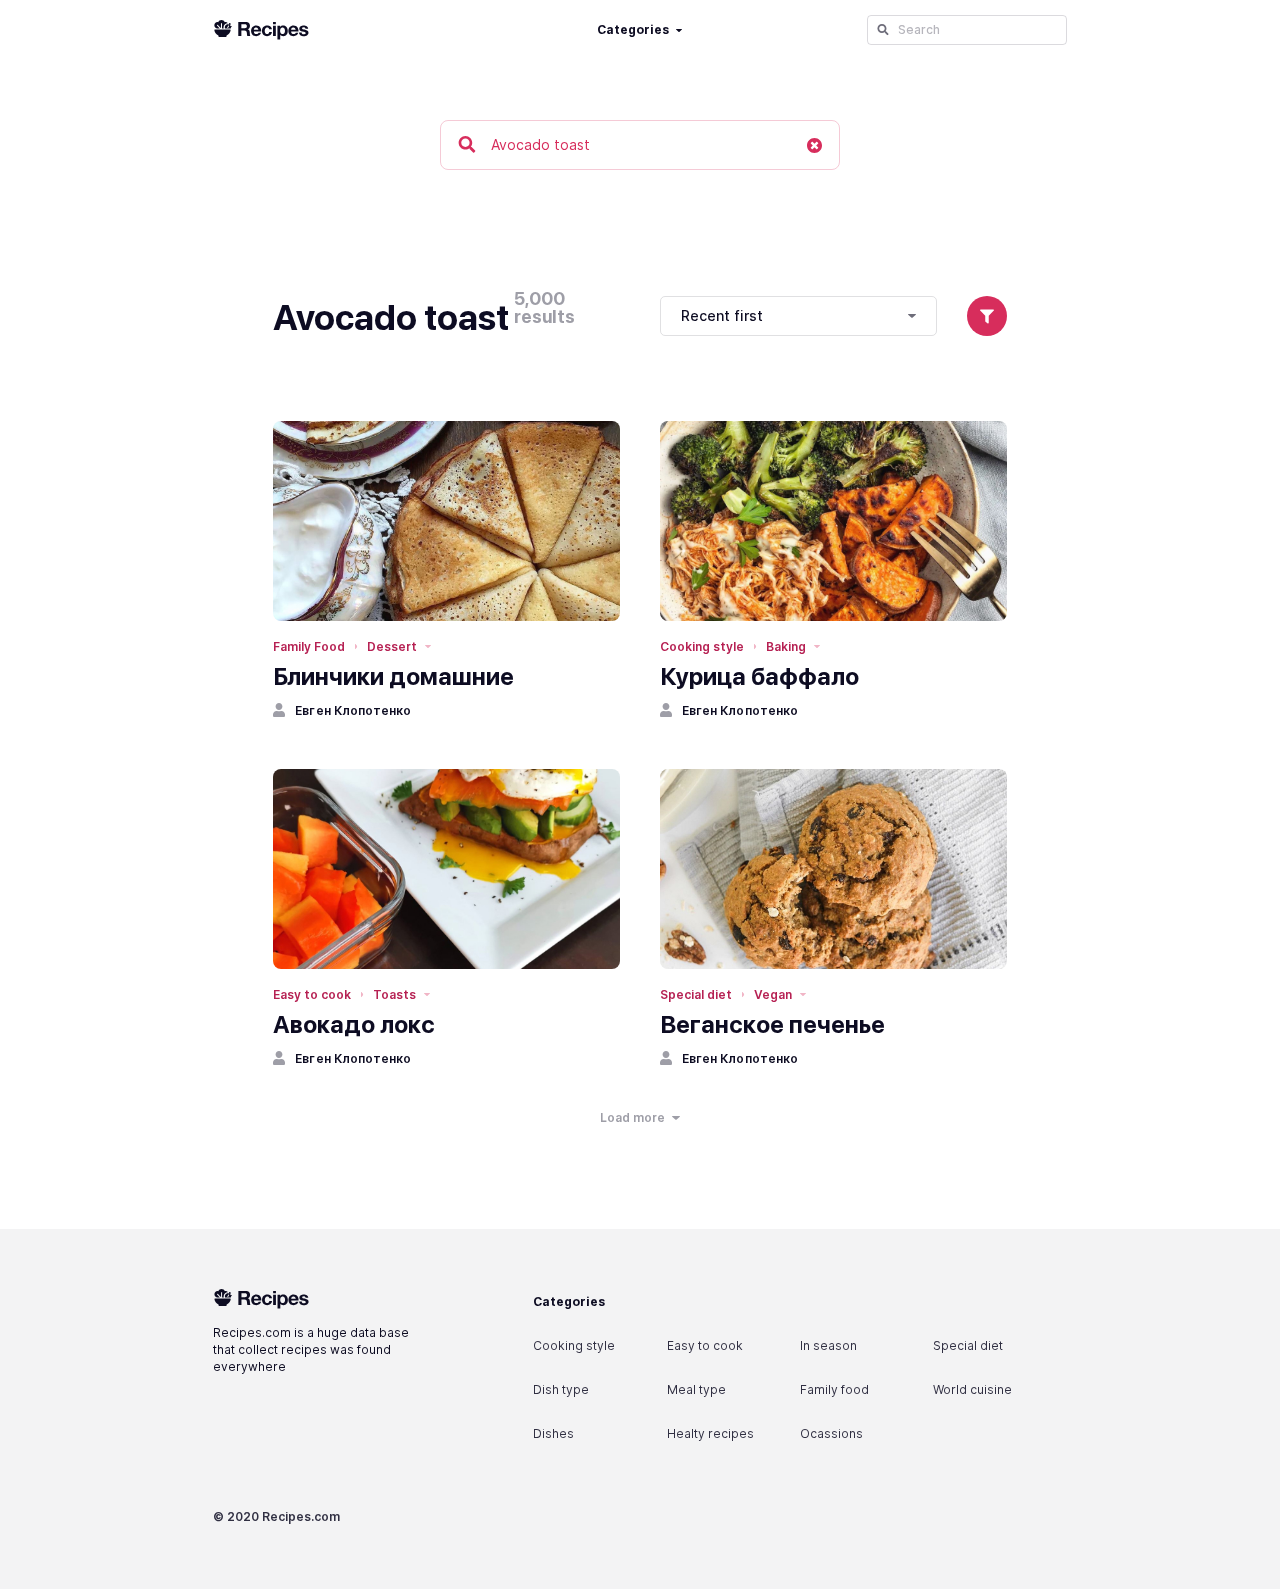
<file: search.html>
<!DOCTYPE html>
<html lang="en">
<head>
    <meta charset="UTF-8">
    <meta name="viewport" content="width=device-width, initial-scale=1, maximum-scale=1, user-scalable=0">
    <title>Recipes | Discover something new</title>
    <link rel="stylesheet" href="css/style.css">
    <base href="./">
    <script>
        window._select = true
    </script>
</head>
<body>
    <header role="navigation">
        <grid role="grid" columns="3" columns-m="10" columns-l="12" columns-xl="16" class="header">
            <aside class="hamburger" span="1" span-l="2" span-xl="4">
                <div class="hamburger-button">
                    <svg viewBox="0 0 15 14" fill="#0D0C22" xmlns="http://www.w3.org/2000/svg">
                        <path
                            d="M13.5938 6.5625H1.40625C1.03329 6.5625 0.675604 6.71066 0.411881 6.97438C0.148158 7.2381 0 7.59579 0 7.96875C0 8.34171 0.148158 8.6994 0.411881 8.96312C0.675604 9.22684 1.03329 9.375 1.40625 9.375H13.5938C13.9667 9.375 14.3244 9.22684 14.5881 8.96312C14.8518 8.6994 15 8.34171 15 7.96875C15 7.59579 14.8518 7.2381 14.5881 6.97438C14.3244 6.71066 13.9667 6.5625 13.5938 6.5625ZM14.0625 10.3125H0.9375C0.81318 10.3125 0.693951 10.3619 0.606044 10.4498C0.518136 10.5377 0.46875 10.6569 0.46875 10.7812V11.25C0.46875 11.7473 0.666294 12.2242 1.01792 12.5758C1.36956 12.9275 1.84647 13.125 2.34375 13.125H12.6562C13.1535 13.125 13.6304 12.9275 13.9821 12.5758C14.3337 12.2242 14.5312 11.7473 14.5312 11.25V10.7812C14.5312 10.6569 14.4819 10.5377 14.394 10.4498C14.306 10.3619 14.1868 10.3125 14.0625 10.3125ZM1.71797 5.625H13.282C14.2948 5.625 14.8822 4.33887 14.3021 3.40195C13.125 1.5 10.5337 0.00292969 7.5 0C4.4666 0.00292969 1.875 1.5 0.697852 3.40166C0.117188 4.33857 0.705176 5.625 1.71797 5.625ZM11.25 2.34375C11.3427 2.34375 11.4333 2.37124 11.5104 2.42275C11.5875 2.47426 11.6476 2.54746 11.6831 2.63312C11.7185 2.71877 11.7278 2.81302 11.7097 2.90395C11.6917 2.99488 11.647 3.0784 11.5815 3.14396C11.5159 3.20951 11.4324 3.25416 11.3414 3.27224C11.2505 3.29033 11.1563 3.28105 11.0706 3.24557C10.985 3.21009 10.9118 3.15001 10.8602 3.07292C10.8087 2.99584 10.7812 2.90521 10.7812 2.8125C10.7812 2.68818 10.8306 2.56895 10.9185 2.48104C11.0065 2.39314 11.1257 2.34375 11.25 2.34375ZM7.5 1.40625C7.59271 1.40625 7.68334 1.43374 7.76042 1.48525C7.83751 1.53676 7.89759 1.60996 7.93307 1.69562C7.96855 1.78127 7.97783 1.87552 7.95974 1.96645C7.94166 2.05738 7.89701 2.1409 7.83146 2.20646C7.7659 2.27201 7.68238 2.31666 7.59145 2.33474C7.50052 2.35283 7.40627 2.34355 7.32062 2.30807C7.23496 2.27259 7.16176 2.21251 7.11025 2.13542C7.05874 2.05834 7.03125 1.96771 7.03125 1.875C7.03125 1.75068 7.08064 1.63145 7.16854 1.54354C7.25645 1.45564 7.37568 1.40625 7.5 1.40625ZM3.75 2.34375C3.84271 2.34375 3.93334 2.37124 4.01042 2.42275C4.08751 2.47426 4.14759 2.54746 4.18307 2.63312C4.21855 2.71877 4.22783 2.81302 4.20974 2.90395C4.19166 2.99488 4.14701 3.0784 4.08146 3.14396C4.0159 3.20951 3.93238 3.25416 3.84145 3.27224C3.75052 3.29033 3.65627 3.28105 3.57062 3.24557C3.48496 3.21009 3.41176 3.15001 3.36025 3.07292C3.30874 2.99584 3.28125 2.90521 3.28125 2.8125C3.28125 2.68818 3.33064 2.56895 3.41854 2.48104C3.50645 2.39314 3.62568 2.34375 3.75 2.34375Z"
                        />
                    </svg>
                    <svg class="times" viewBox="0 0 12 12" xmlns="http://www.w3.org/2000/svg">
                        <path
                            d="M8.27455 6L11.686 2.58852C12.1047 2.16989 12.1047 1.49114 11.686 1.07216L10.9278 0.313977C10.5092 -0.104659 9.83045 -0.104659 9.41148 0.313977L6 3.72545L2.58852 0.313977C2.16989 -0.104659 1.49114 -0.104659 1.07216 0.313977L0.313977 1.07216C-0.104659 1.4908 -0.104659 2.16955 0.313977 2.58852L3.72545 6L0.313977 9.41148C-0.104659 9.83011 -0.104659 10.5089 0.313977 10.9278L1.07216 11.686C1.4908 12.1047 2.16989 12.1047 2.58852 11.686L6 8.27455L9.41148 11.686C9.83011 12.1047 10.5092 12.1047 10.9278 11.686L11.686 10.9278C12.1047 10.5092 12.1047 9.83045 11.686 9.41148L8.27455 6Z"
                        />
                    </svg>
                </div>
            </aside>
            <nav class="navigation" span="1" span-m="8" span-l="8" span-xl="8">
              <div class="logo">
                <a href="#">
                    <svg viewBox="0 0 80 17" fill="#0D0C22" xmlns="http://www.w3.org/2000/svg">
                        <path
                            d="M22.9718 6.99628V3.64725H25.8436C26.4447 3.64725 26.8955 3.78054 27.1961 4.04713C27.4966 4.30261 27.6469 4.71916 27.6469 5.29677C27.6469 5.89659 27.4966 6.3298 27.1961 6.59639C26.8955 6.86298 26.4447 6.99628 25.8436 6.99628H22.9718ZM20.3503 1.6145V13.5111H22.9718V8.8624H25.5932C26.2499 8.8624 26.723 9.0068 27.0124 9.29561C27.3018 9.58441 27.4911 10.0398 27.5801 10.6619C27.6469 11.1395 27.697 11.6394 27.7304 12.1614C27.7638 12.6835 27.8528 13.1334 27.9975 13.5111H30.619C30.4965 13.3444 30.4019 13.1445 30.3351 12.9112C30.2794 12.6669 30.2349 12.4114 30.2015 12.1448C30.1793 11.8782 30.1626 11.6172 30.1514 11.3617C30.1403 11.1062 30.1292 10.884 30.118 10.6952C30.0958 10.3953 30.0513 10.0954 29.9845 9.79547C29.9288 9.49555 29.8342 9.22341 29.7006 8.97903C29.567 8.72355 29.3945 8.50695 29.183 8.32922C28.9715 8.14039 28.7044 8.00154 28.3816 7.91268V7.87935C29.0494 7.61276 29.5281 7.22399 29.8175 6.71302C30.118 6.20206 30.2683 5.59668 30.2683 4.89688C30.2683 4.44146 30.1848 4.01936 30.0179 3.63058C29.862 3.2307 29.6283 2.8808 29.3166 2.58089C29.016 2.28098 28.6487 2.04771 28.2146 1.88109C27.7916 1.70337 27.313 1.6145 26.7787 1.6145H20.3503Z"
                        />
                        <path
                            d="M37.4593 8.27924H33.6024C33.6135 8.11262 33.6469 7.92378 33.7025 7.71273C33.7693 7.50168 33.8751 7.30174 34.0198 7.11291C34.1756 6.92407 34.376 6.76856 34.6209 6.64638C34.8769 6.51308 35.1941 6.44643 35.5726 6.44643C36.1514 6.44643 36.58 6.60195 36.8583 6.91297C37.1477 7.22399 37.348 7.67941 37.4593 8.27924ZM33.6024 9.7788H39.8303C39.8748 9.11233 39.8192 8.47362 39.6633 7.86269C39.5075 7.25176 39.2515 6.70747 38.8953 6.22983C38.5502 5.75219 38.105 5.37452 37.5595 5.09683C37.0141 4.80802 36.374 4.66362 35.6394 4.66362C34.9826 4.66362 34.3815 4.78025 33.8361 5.01352C33.3018 5.24678 32.8399 5.56891 32.4503 5.9799C32.0607 6.37979 31.7601 6.85743 31.5486 7.41282C31.3371 7.96822 31.2314 8.56804 31.2314 9.2123C31.2314 9.87877 31.3316 10.4897 31.5319 11.0451C31.7434 11.6005 32.0384 12.0781 32.4169 12.478C32.7953 12.8779 33.2573 13.1889 33.8027 13.4111C34.3481 13.6221 34.9604 13.7277 35.6394 13.7277C36.6189 13.7277 37.4538 13.5055 38.1439 13.0612C38.8341 12.6169 39.3461 11.8782 39.68 10.8452H37.5929C37.515 11.1117 37.3035 11.3672 36.9584 11.6116C36.6134 11.8449 36.2015 11.9615 35.7229 11.9615C35.055 11.9615 34.5429 11.7893 34.1867 11.445C33.8305 11.1006 33.6357 10.5452 33.6024 9.7788Z"
                        />
                        <path
                            d="M46.6129 7.92934H48.9338C48.9004 7.37394 48.7668 6.8963 48.5331 6.49642C48.2993 6.08543 47.9932 5.74664 47.6147 5.48005C47.2474 5.20235 46.8244 4.99686 46.3458 4.86356C45.8782 4.73027 45.3885 4.66362 44.8764 4.66362C44.1752 4.66362 43.5518 4.78025 43.0064 5.01352C42.4609 5.24678 41.999 5.57447 41.6205 5.99656C41.2421 6.40756 40.9527 6.90186 40.7523 7.47947C40.5631 8.04597 40.4684 8.66246 40.4684 9.32893C40.4684 9.97319 40.5742 10.5675 40.7857 11.1118C40.9972 11.6449 41.2922 12.1059 41.6706 12.4947C42.0491 12.8835 42.5055 13.1889 43.0398 13.4111C43.5852 13.6221 44.1807 13.7277 44.8263 13.7277C45.9729 13.7277 46.9135 13.4277 47.6481 12.8279C48.3828 12.2281 48.828 11.3561 48.9839 10.212H46.6964C46.6185 10.7452 46.4237 11.1728 46.112 11.495C45.8115 11.806 45.3773 11.9615 44.8096 11.9615C44.4423 11.9615 44.1306 11.8782 43.8746 11.7116C43.6186 11.545 43.4127 11.3339 43.2568 11.0784C43.1121 10.8118 43.0064 10.5175 42.9396 10.1953C42.8728 9.87322 42.8394 9.55664 42.8394 9.24562C42.8394 8.92349 42.8728 8.60137 42.9396 8.27924C43.0064 7.946 43.1177 7.64609 43.2735 7.3795C43.4405 7.1018 43.652 6.87964 43.908 6.71302C44.164 6.5353 44.4813 6.44643 44.8597 6.44643C45.8727 6.44643 46.4571 6.94074 46.6129 7.92934Z"
                        />
                        <path d="M52.2601 3.56394V1.6145H49.8892V3.56394H52.2601ZM49.8892 4.89688V13.5111H52.2601V4.89688H49.8892Z"
                        />
                        <path
                            d="M57.984 11.9615C57.6056 11.9615 57.2828 11.8837 57.0156 11.7282C56.7485 11.5727 56.5314 11.3728 56.3644 11.1284C56.2086 10.8729 56.0917 10.5786 56.0138 10.2453C55.947 9.9121 55.9136 9.57331 55.9136 9.22896C55.9136 8.87351 55.947 8.52917 56.0138 8.19593C56.0806 7.86269 56.1919 7.56833 56.3477 7.31285C56.5147 7.05737 56.7262 6.85187 56.9822 6.69636C57.2494 6.52974 57.5777 6.44643 57.9673 6.44643C58.3458 6.44643 58.663 6.52974 58.9191 6.69636C59.1862 6.85187 59.4033 7.06292 59.5702 7.32951C59.7372 7.58499 59.8541 7.87935 59.9209 8.21259C59.9988 8.54583 60.0378 8.88462 60.0378 9.22896C60.0378 9.57331 60.0044 9.9121 59.9376 10.2453C59.8708 10.5786 59.7539 10.8729 59.5869 11.1284C59.4311 11.3728 59.2196 11.5727 58.9525 11.7282C58.6964 11.8837 58.3736 11.9615 57.984 11.9615ZM53.6261 4.89688V16.5268H55.9971V12.4447H56.0305C56.3199 12.8668 56.6872 13.1889 57.1325 13.4111C57.5889 13.6221 58.0842 13.7277 58.6185 13.7277C59.253 13.7277 59.804 13.6055 60.2715 13.3611C60.7502 13.1167 61.1453 12.789 61.457 12.378C61.7798 11.9671 62.0191 11.495 62.175 10.9618C62.3308 10.4286 62.4087 9.87322 62.4087 9.29561C62.4087 8.68468 62.3308 8.10151 62.175 7.54612C62.0191 6.97961 61.7798 6.48531 61.457 6.06321C61.1342 5.64111 60.7279 5.30232 60.2381 5.04684C59.7483 4.79136 59.164 4.66362 58.4849 4.66362C57.9506 4.66362 57.4609 4.76914 57.0156 4.98019C56.5704 5.19124 56.203 5.53003 55.9136 5.99656H55.8802V4.89688H53.6261Z"
                        />
                        <path
                            d="M69.1431 8.27924H65.2861C65.2972 8.11262 65.3306 7.92378 65.3863 7.71273C65.453 7.50168 65.5588 7.30174 65.7035 7.11291C65.8593 6.92407 66.0597 6.76856 66.3046 6.64638C66.5606 6.51308 66.8778 6.44643 67.2563 6.44643C67.8351 6.44643 68.2637 6.60195 68.542 6.91297C68.8314 7.22399 69.0318 7.67941 69.1431 8.27924ZM65.2861 9.7788H71.514C71.5586 9.11233 71.5029 8.47362 71.3471 7.86269C71.1912 7.25176 70.9352 6.70747 70.579 6.22983C70.2339 5.75219 69.7887 5.37452 69.2432 5.09683C68.6978 4.80802 68.0578 4.66362 67.3231 4.66362C66.6664 4.66362 66.0653 4.78025 65.5198 5.01352C64.9855 5.24678 64.5236 5.56891 64.134 5.9799C63.7444 6.37979 63.4438 6.85743 63.2324 7.41282C63.0209 7.96822 62.9151 8.56804 62.9151 9.2123C62.9151 9.87877 63.0153 10.4897 63.2157 11.0451C63.4272 11.6005 63.7221 12.0781 64.1006 12.478C64.4791 12.8779 64.941 13.1889 65.4864 13.4111C66.0319 13.6221 66.6441 13.7277 67.3231 13.7277C68.3027 13.7277 69.1375 13.5055 69.8276 13.0612C70.5178 12.6169 71.0298 11.8782 71.3638 10.8452H69.2766C69.1987 11.1117 68.9872 11.3672 68.6422 11.6116C68.2971 11.8449 67.8852 11.9615 67.4066 11.9615C66.7387 11.9615 66.2267 11.7893 65.8705 11.445C65.5143 11.1006 65.3195 10.5452 65.2861 9.7788Z"
                        />
                        <path
                            d="M74.256 10.7119H72.0019C72.0242 11.2895 72.1522 11.7727 72.3859 12.1614C72.6308 12.5391 72.9369 12.8446 73.3043 13.0778C73.6827 13.3111 74.1113 13.4777 74.5899 13.5777C75.0686 13.6777 75.5583 13.7277 76.0592 13.7277C76.549 13.7277 77.0277 13.6777 77.4952 13.5777C77.9738 13.4888 78.3968 13.3278 78.7641 13.0945C79.1315 12.8612 79.4265 12.5558 79.6491 12.1781C79.8828 11.7893 79.9997 11.3117 79.9997 10.7452C79.9997 10.3453 79.9218 10.0121 79.766 9.74548C79.6101 9.46778 79.4042 9.24007 79.1482 9.06234C78.8922 8.87351 78.5972 8.72355 78.2632 8.61247C77.9404 8.5014 77.6065 8.40698 77.2614 8.32922C76.9275 8.25147 76.5991 8.17927 76.2763 8.11262C75.9535 8.04597 75.6641 7.97377 75.4081 7.89601C75.1632 7.80715 74.9628 7.69607 74.807 7.56278C74.6511 7.42948 74.5732 7.25731 74.5732 7.04626C74.5732 6.86854 74.6177 6.72969 74.7068 6.62971C74.7958 6.51864 74.9016 6.43533 75.024 6.37979C75.1576 6.32425 75.3023 6.29092 75.4582 6.27982C75.614 6.2576 75.7587 6.24649 75.8923 6.24649C76.3153 6.24649 76.6826 6.3298 76.9943 6.49642C77.306 6.65193 77.4785 6.9574 77.5119 7.41282H79.766C79.7214 6.87964 79.5823 6.44088 79.3485 6.09654C79.1259 5.74108 78.8421 5.45783 78.497 5.24678C78.1519 5.03573 77.7568 4.88578 77.3115 4.79691C76.8774 4.70805 76.4266 4.66362 75.9591 4.66362C75.4916 4.66362 75.0352 4.70805 74.5899 4.79691C74.1447 4.87467 73.7439 5.01907 73.3877 5.23012C73.0315 5.43006 72.7421 5.70776 72.5195 6.06321C72.308 6.41867 72.2023 6.87409 72.2023 7.42948C72.2023 7.80715 72.2802 8.12928 72.436 8.39587C72.5919 8.65135 72.7978 8.86796 73.0538 9.04568C73.3098 9.2123 73.5992 9.35115 73.922 9.46223C74.256 9.5622 74.5955 9.65106 74.9405 9.72882C75.7865 9.90654 76.4433 10.0843 76.9108 10.262C77.3894 10.4397 77.6288 10.7063 77.6288 11.0618C77.6288 11.2728 77.5787 11.4505 77.4785 11.5949C77.3783 11.7282 77.2503 11.8393 77.0945 11.9282C76.9497 12.0059 76.7828 12.067 76.5935 12.1115C76.4154 12.1448 76.2429 12.1614 76.0759 12.1614C75.8422 12.1614 75.614 12.1337 75.3914 12.0781C75.1799 12.0226 74.9906 11.9393 74.8237 11.8282C74.6567 11.706 74.5176 11.5561 74.4062 11.3783C74.3061 11.1895 74.256 10.9673 74.256 10.7119Z"
                        />
                        <path
                            d="M2.60259 7.20118H4.59167L2.23307 4.75394C2.19243 4.71174 2.1696 4.65453 2.1696 4.59487C2.1696 4.53521 2.19243 4.478 2.23307 4.4358L2.53996 4.11738C2.58063 4.07521 2.63577 4.05152 2.69327 4.05152C2.75077 4.05152 2.80591 4.07521 2.84658 4.11738L5.63894 7.01469V2.92554C5.63894 2.86586 5.66179 2.80862 5.70246 2.76642C5.74314 2.72422 5.7983 2.70051 5.85582 2.70051H6.28959C6.34711 2.70051 6.40227 2.72422 6.44294 2.76642C6.48362 2.80862 6.50647 2.86586 6.50647 2.92554V7.20118H7.93084C7.85295 6.90782 7.81159 6.60531 7.80776 6.30105C7.80877 5.34644 8.17469 4.43124 8.82524 3.75623C9.4758 3.08123 10.3579 2.70155 11.2779 2.70051C11.3497 2.70051 11.4167 2.71795 11.4874 2.72245C11.0106 2.16155 10.3206 1.80037 9.54282 1.80037C9.31202 1.80367 9.08269 1.83915 8.861 1.90586C8.62674 1.3401 8.23775 0.858024 7.74217 0.519283C7.24659 0.180541 6.66616 0 6.0727 0C5.47925 0 4.89882 0.180541 4.40324 0.519283C3.90765 0.858024 3.51867 1.3401 3.28441 1.90586C3.06272 1.83915 2.83339 1.80367 2.60259 1.80037C1.91234 1.80037 1.25036 2.08488 0.76228 2.5913C0.2742 3.09773 0 3.78458 0 4.50078C0 5.21697 0.2742 5.90383 0.76228 6.41025C1.25036 6.91668 1.91234 7.20118 2.60259 7.20118ZM13.4242 8.10132H0.438373C0.189772 8.10132 -0.0200616 8.31848 0.00162662 8.57502C0.181368 10.7232 1.57972 12.4959 3.47012 13.184V13.5021C3.47012 13.7409 3.56152 13.9698 3.72421 14.1386C3.8869 14.3074 4.10756 14.4023 4.33765 14.4023H9.54282C9.7729 14.4023 9.99356 14.3074 10.1563 14.1386C10.3189 13.9698 10.4103 13.7409 10.4103 13.5021V13.1784C12.2918 12.4858 13.6815 10.7173 13.8607 8.57502C13.8821 8.31848 13.6723 8.10132 13.4242 8.10132Z"
                        />
                        <path fill-rule="evenodd" clip-rule="evenodd"
                            d="M13.9602 7.15156H9.0193C8.75607 6.44213 8.79913 5.62547 9.20691 4.91917C9.86497 3.77938 11.2475 3.31795 12.4381 3.78177L12.6564 3.40366L12.3492 3.22631C12.2768 3.18451 12.2517 3.09113 12.2935 3.01879L12.5466 2.58041C12.5883 2.50808 12.6817 2.4831 12.7541 2.52491L14.0706 3.28498C14.143 3.32678 14.1681 3.42017 14.1263 3.4925L13.8732 3.93088C13.8315 4.00321 13.7381 4.02819 13.6657 3.98639L13.3585 3.80904L13.1402 4.18714C13.5149 4.48823 13.7901 4.87801 13.9518 5.30743L14.4275 5.18023C14.5088 5.15849 14.5921 5.20662 14.614 5.2879L14.7454 5.77731C14.7672 5.85859 14.7191 5.94188 14.6378 5.96362L14.1292 6.09961L14.1189 6.10239C14.1385 6.45194 14.0874 6.80907 13.9602 7.15156ZM12.5707 5.1735L11.6121 6.83386C11.5703 6.90619 11.4769 6.93117 11.4045 6.88937L10.9657 6.63601C10.8933 6.59421 10.8682 6.50082 10.91 6.42849L11.8686 4.76812C11.9103 4.69579 12.0038 4.67081 12.0762 4.71262L12.515 4.96597C12.5874 5.00778 12.6125 5.10116 12.5707 5.1735Z"
                        />
                    </svg>
                  </a>
              </div>
              <div class="menu">
                <ul>
                    <li>
                        <span>
                            <p>Categories</p>
                            <svg viewBox="0 0 6 3" fill="#0D0C22" xmlns="http://www.w3.org/2000/svg">
                                <path
                                    d="M0.404304 -2.44596e-07L5.5957 -1.76723e-08C5.95518 -1.95935e-09 6.13519 0.383188 5.88101 0.607287L3.28531 2.89581C3.12775 3.03473 2.87226 3.03473 2.7147 2.89581L0.118995 0.607287C-0.135204 0.383187 0.0448332 -2.60309e-07 0.404304 -2.44596e-07Z"
                                />
                            </svg>
                        </span>
                    </li>
                  </ul>
              </div>
              <div class="search-section">
                <div class="search">
                    <span class="search-icon">
                        <svg viewBox="0 0 14 14" fill="#0D0C22" xmlns="http://www.w3.org/2000/svg">
                            <path
                                d="M13.3232 11.2413L10.7916 8.70962C10.6773 8.59535 10.5224 8.53187 10.3599 8.53187H9.946C10.6468 7.63552 11.0633 6.50809 11.0633 5.28164C11.0633 2.36404 8.69923 0 5.78164 0C2.86404 0 0.5 2.36404 0.5 5.28164C0.5 8.19923 2.86404 10.5633 5.78164 10.5633C7.00809 10.5633 8.13552 10.1468 9.03187 9.446V9.8599C9.03187 10.0224 9.09536 10.1773 9.20962 10.2916L11.7413 12.8232C11.9799 13.0619 12.3659 13.0619 12.6021 12.8232L13.3207 12.1046C13.5594 11.8659 13.5594 11.4799 13.3232 11.2413ZM5.78164 8.53187C3.98639 8.53187 2.5314 7.07942 2.5314 5.28164C2.5314 3.48639 3.98385 2.0314 5.78164 2.0314C7.57688 2.0314 9.03187 3.48385 9.03187 5.28164C9.03187 7.07688 7.57942 8.53187 5.78164 8.53187Z"
                            />
                        </svg>
                    </span>
                    <input type="search" placeholder="Search" />
                    <span class="search-icon times">
                        <svg viewBox="0 0 15 15" xmlns="http://www.w3.org/2000/svg">
                            <path
                                d="M7.5 0C3.35685 0 0 3.35685 0 7.5C0 11.6431 3.35685 15 7.5 15C11.6431 15 15 11.6431 15 7.5C15 3.35685 11.6431 0 7.5 0ZM11.1774 9.46875C11.3196 9.61089 11.3196 9.84073 11.1774 9.98286L9.97984 11.1774C9.8377 11.3196 9.60786 11.3196 9.46573 11.1774L7.5 9.19355L5.53125 11.1774C5.38911 11.3196 5.15927 11.3196 5.01714 11.1774L3.82258 9.97984C3.68044 9.8377 3.68044 9.60786 3.82258 9.46573L5.80645 7.5L3.82258 5.53125C3.68044 5.38911 3.68044 5.15927 3.82258 5.01714L5.02016 3.81956C5.1623 3.67742 5.39214 3.67742 5.53427 3.81956L7.5 5.80645L9.46875 3.82258C9.61089 3.68044 9.84073 3.68044 9.98286 3.82258L11.1804 5.02016C11.3226 5.1623 11.3226 5.39214 11.1804 5.53427L9.19355 7.5L11.1774 9.46875Z"
                            />
                        </svg>
                    </span>
                    <div class="search-dropdown" style="display: none;">
                        <div class="search-dropdown-section">
                            <label>Ingredients</label>
                            <ul>
                                <li>
                                    <a href="">Avocado</a>
                                </li>
                                <li>
                                    <a href="">Eggs</a>
                                </li>
                            </ul>
                        </div>
                        <div class="search-dropdown-section">
                            <label>Recipes</label>
                            <ul>
                                <li>
                                    <a href="">Avocado toasts</a>
                                </li>
                                <li>
                                    <a href="">Guacamole</a>
                                </li>
                                <li>
                                    <a href="">Avocado salad</a>
                                </li>
                            </ul>
                        </div>
                        <div class="search-dropdown-section">
                            <label>Authors</label>
                            <ul>
                                <li>
                                    <a href="">Yevhen Klopotenko</a>
                                </li>
                                <li>
                                    <a href="">Andre</a>
                                </li>
                            </ul>
                        </div>
                    </div>
                </div>
              </div>
            </nav>
            <aside class="search-mobile" span="1" span-l="2" span-xl="4">
                <div class="search-mobile-button">
                    <svg viewBox="0 0 14 14" fill="#0D0C22" xmlns="http://www.w3.org/2000/svg">
                        <path
                            d="M13.3232 11.2413L10.7916 8.70962C10.6773 8.59535 10.5224 8.53187 10.3599 8.53187H9.946C10.6468 7.63552 11.0633 6.50809 11.0633 5.28164C11.0633 2.36404 8.69923 0 5.78164 0C2.86404 0 0.5 2.36404 0.5 5.28164C0.5 8.19923 2.86404 10.5633 5.78164 10.5633C7.00809 10.5633 8.13552 10.1468 9.03187 9.446V9.8599C9.03187 10.0224 9.09536 10.1773 9.20962 10.2916L11.7413 12.8232C11.9799 13.0619 12.3659 13.0619 12.6021 12.8232L13.3207 12.1046C13.5594 11.8659 13.5594 11.4799 13.3232 11.2413ZM5.78164 8.53187C3.98639 8.53187 2.5314 7.07942 2.5314 5.28164C2.5314 3.48639 3.98385 2.0314 5.78164 2.0314C7.57688 2.0314 9.03187 3.48385 9.03187 5.28164C9.03187 7.07688 7.57942 8.53187 5.78164 8.53187Z"
                        />
                    </svg>
                    <svg class="times" viewBox="0 0 12 12" xmlns="http://www.w3.org/2000/svg">
                        <path
                            d="M8.27455 6L11.686 2.58852C12.1047 2.16989 12.1047 1.49114 11.686 1.07216L10.9278 0.313977C10.5092 -0.104659 9.83045 -0.104659 9.41148 0.313977L6 3.72545L2.58852 0.313977C2.16989 -0.104659 1.49114 -0.104659 1.07216 0.313977L0.313977 1.07216C-0.104659 1.4908 -0.104659 2.16955 0.313977 2.58852L3.72545 6L0.313977 9.41148C-0.104659 9.83011 -0.104659 10.5089 0.313977 10.9278L1.07216 11.686C1.4908 12.1047 2.16989 12.1047 2.58852 11.686L6 8.27455L9.41148 11.686C9.83011 12.1047 10.5092 12.1047 10.9278 11.686L11.686 10.9278C12.1047 10.5092 12.1047 9.83045 11.686 9.41148L8.27455 6Z"
                        />
                    </svg>
                </div>
            </aside>
        </grid>

        <grid role="grid" columns="3" columns-m="10" columns-l="12" columns-xl="16" class="dropdown-menu" style="display: none;">
            <ul span="row" span-m="2-9" span-l="3-10" class="dropdown-menu-wrapper">
                <li>
                    <a href="#">
                        <span>
                            <svg xmlns="http://www.w3.org/2000/svg" viewBox="0 0 448 512">
                                <path
                                    d="M96,320H352V288H96ZM384,0H64A64,64,0,0,0,0,64v96H448V64A64,64,0,0,0,384,0ZM80,104a24,24,0,1,1,24-24A24,24,0,0,1,80,104Zm96,0a24,24,0,1,1,24-24A24,24,0,0,1,176,104Zm96,0a24,24,0,1,1,24-24A24,24,0,0,1,272,104Zm96,0a24,24,0,1,1,24-24A24,24,0,0,1,368,104ZM0,480a32,32,0,0,0,32,32H416a32,32,0,0,0,32-32V192H0ZM64,256H384V448H64Z"
                                />
                            </svg>
                        </span>
                        <p>
                            Cooking style
                        </p>
                    </a>
                </li>
                <li>
                    <a href="#">
                        <span>
                            <svg viewBox="0 0 12 10" xmlns="http://www.w3.org/2000/svg">
                                <path
                                    d="M11.1823 1.57209C11.0328 1.5457 10.8792 1.55452 10.7337 1.59785C10.881 1.40269 10.9496 1.15905 10.9258 0.915443C10.8883 0.524612 10.6213 0.17326 10.2492 0.0506906C10.1135 0.00562658 9.96982 -0.00964969 9.82779 0.00589909C9.68576 0.0214479 9.54873 0.0674576 9.426 0.140804C9.30328 0.21415 9.19773 0.313116 9.11653 0.430981C9.03533 0.548845 8.98037 0.682849 8.9554 0.823892C8.93172 0.953944 8.93446 1.08745 8.96346 1.21641C9.02965 1.51099 8.93796 1.81798 8.69027 1.99074C8.40002 2.19246 8.23596 2.32179 7.78896 2.51711C7.06877 2.08041 6.25933 1.80463 5.40001 1.80463C2.41763 1.80463 0 5.0593 0 7.21873C0 9.37817 2.41763 9.625 5.40001 9.625C8.3824 9.625 10.8 9.37836 10.8 7.21873C10.8 6.27879 10.3399 5.13318 9.57678 4.1374C9.04163 4.58132 8.64469 5.16981 8.43302 5.83306C8.07583 6.92603 7.15577 7.70036 6.08927 7.80564C5.98927 7.81541 5.89114 7.8203 5.79489 7.8203C4.86939 7.8203 4.03595 7.38792 3.50851 6.63597C3.28917 6.32229 3.1368 5.96658 3.06095 5.59112C3.05703 5.56935 3.05795 5.54699 3.06364 5.52562C3.06933 5.50425 3.07965 5.48441 3.09387 5.4675C3.10809 5.45058 3.12585 5.43703 3.14589 5.42778C3.16593 5.41854 3.18776 5.41385 3.20982 5.41403H3.51788C3.55173 5.41447 3.58444 5.42637 3.61068 5.44781C3.63693 5.46924 3.65517 5.49895 3.66245 5.53209C3.88539 6.47542 4.71826 7.21873 5.7947 7.21873C5.87208 7.21873 5.95058 7.21485 6.0302 7.20708C6.88971 7.1223 7.59265 6.47279 7.86283 5.64582C8.25133 4.4566 9.0454 3.74299 9.56234 3.38224C9.83909 3.18918 10.1899 3.22527 10.4738 3.40762C10.6429 3.51567 10.8407 3.56981 11.0412 3.5629C11.433 3.55218 11.7934 3.29257 11.9322 2.92486C12.1613 2.31766 11.7848 1.68244 11.1823 1.57209V1.57209Z"
                                />
                            </svg>
                        </span>
                        <p>
                            Dishes
                        </p>
                    </a>
                </li>
                <li>
                    <a href="#">
                        <span>
                            <svg viewBox="0 0 10 10" xmlns="http://www.w3.org/2000/svg">
                                <path
                                    d="M5 3.125C3.9668 3.125 3.125 3.9668 3.125 5C3.125 6.0332 3.9668 6.875 5 6.875C6.0332 6.875 6.875 6.0332 6.875 5C6.875 3.9668 6.0332 3.125 5 3.125ZM9.8125 4.69727L7.96289 3.77344L8.61719 1.8125C8.70508 1.54688 8.45312 1.29492 8.18945 1.38477L6.22852 2.03906L5.30273 0.1875C5.17773 -0.0625 4.82227 -0.0625 4.69727 0.1875L3.77344 2.03711L1.81055 1.38281C1.54492 1.29492 1.29297 1.54687 1.38281 1.81055L2.03711 3.77148L0.1875 4.69727C-0.0625 4.82227 -0.0625 5.17773 0.1875 5.30273L2.03711 6.22656L1.38281 8.18945C1.29492 8.45508 1.54687 8.70703 1.81055 8.61719L3.77148 7.96289L4.69531 9.8125C4.82031 10.0625 5.17578 10.0625 5.30078 9.8125L6.22461 7.96289L8.18555 8.61719C8.45117 8.70508 8.70312 8.45312 8.61328 8.18945L7.95898 6.22852L9.80859 5.30469C10.0625 5.17773 10.0625 4.82227 9.8125 4.69727V4.69727ZM6.76758 6.76758C5.79297 7.74219 4.20703 7.74219 3.23242 6.76758C2.25781 5.79297 2.25781 4.20703 3.23242 3.23242C4.20703 2.25781 5.79297 2.25781 6.76758 3.23242C7.74219 4.20703 7.74219 5.79297 6.76758 6.76758Z"
                                />
                            </svg>
                        </span>
                        <p>
                            In season
                        </p>
                    </a>
                </li>
                <li>
                    <a href="#">
                        <span>
                            <svg viewBox="0 0 12 10" xmlns="http://www.w3.org/2000/svg">
                                <path
                                    d="M10.7469 0.18989C10.6367 -0.0542184 10.3219 -0.0639827 10.1901 0.166455C9.58004 1.21905 8.48792 1.87521 7.24035 1.87521H5.66613C3.58028 1.87521 1.88799 3.55467 1.88799 5.62471C1.88799 5.76141 1.90373 5.89225 1.91751 6.02504C3.17295 5.13259 4.98528 4.37488 7.5552 4.37488C7.72836 4.37488 7.87004 4.51548 7.87004 4.68733C7.87004 4.85919 7.72836 4.99979 7.5552 4.99979C2.6082 4.99979 0.510546 8.00915 0.0461501 9.13986C-0.0837234 9.45818 0.0697634 9.82141 0.390511 9.95225C0.713227 10.085 1.07923 9.93077 1.21304 9.61441C1.24256 9.5441 1.62431 8.67899 2.62788 7.84511C3.26544 8.70242 4.47759 9.52067 6.06952 9.35272C9.15894 9.1301 11.3333 6.38047 11.3333 3.01373C11.3333 2.03339 11.1208 1.0179 10.7469 0.18989V0.18989Z"
                                />
                            </svg>
                        </span>
                        <p>
                            Special diet
                        </p>
                    </a>
                </li>
                <li>
                    <a href="#">
                        <span>
                            <svg viewBox="0 0 10 10" xmlns="http://www.w3.org/2000/svg">
                                <path
                                    d="M9.7957 1.18959C10.132 0.853255 10.04 0.286247 9.61465 0.0735453C9.49887 0.0156827 9.36927 -0.00880712 9.24036 0.00281811C9.11145 0.0144433 8.98832 0.0617246 8.88477 0.139368L4.9041 3.125H7.86055L9.7957 1.18959ZM9.6875 3.75002H0.3125C0.139844 3.75002 0 3.88986 0 4.06253V4.68754C0 4.86021 0.139844 5.00005 0.3125 5.00005H0.625C0.625 6.58174 1.60547 7.93197 2.99082 8.48297C2.7416 8.81247 2.5666 9.20174 2.50352 9.62929C2.475 9.82304 2.62148 10 2.81738 10H7.18262C7.37852 10 7.525 9.82304 7.49648 9.62929C7.43359 9.20174 7.25859 8.81247 7.00918 8.48297C8.39453 7.93197 9.375 6.58174 9.375 5.00005H9.6875C9.86016 5.00005 10 4.86021 10 4.68754V4.06253C10 3.88986 9.86016 3.75002 9.6875 3.75002Z"
                                />
                            </svg>
                        </span>
                        <p>
                            Dish type
                        </p>
                    </a>
                </li>
                <li>
                    <a href="#">
                        <span>
                            <svg viewBox="0 0 12 9" xmlns="http://www.w3.org/2000/svg">
                                <path
                                    d="M1.8 3.56044C2.46188 3.56044 3 3.02823 3 2.37363C3 1.71902 2.46188 1.18681 1.8 1.18681C1.13813 1.18681 0.6 1.71902 0.6 2.37363C0.6 3.02823 1.13813 3.56044 1.8 3.56044ZM10.2 3.56044C10.8619 3.56044 11.4 3.02823 11.4 2.37363C11.4 1.71902 10.8619 1.18681 10.2 1.18681C9.53813 1.18681 9 1.71902 9 2.37363C9 3.02823 9.53813 3.56044 10.2 3.56044ZM10.8 4.15385H9.6C9.27 4.15385 8.97188 4.28551 8.75438 4.49876C9.51 4.90859 10.0463 5.64849 10.1625 6.52747H11.4C11.7319 6.52747 12 6.26229 12 5.93407V5.34066C12 4.68606 11.4619 4.15385 10.8 4.15385ZM6 4.15385C7.16063 4.15385 8.1 3.22479 8.1 2.07692C8.1 0.929052 7.16063 0 6 0C4.83938 0 3.9 0.929052 3.9 2.07692C3.9 3.22479 4.83938 4.15385 6 4.15385ZM7.44 4.74725H7.28438C6.89438 4.93269 6.46125 5.04396 6 5.04396C5.53875 5.04396 5.1075 4.93269 4.71563 4.74725H4.56C3.3675 4.74725 2.4 5.70412 2.4 6.88352V7.41758C2.4 7.909 2.80313 8.30769 3.3 8.30769H8.7C9.19688 8.30769 9.6 7.909 9.6 7.41758V6.88352C9.6 5.70412 8.6325 4.74725 7.44 4.74725ZM3.24563 4.49876C3.02813 4.28551 2.73 4.15385 2.4 4.15385H1.2C0.538125 4.15385 0 4.68606 0 5.34066V5.93407C0 6.26229 0.268125 6.52747 0.6 6.52747H1.83563C1.95375 5.64849 2.49 4.90859 3.24563 4.49876Z"
                                />
                            </svg>
                        </span>
                        <p>
                            Family food
                        </p>
                    </a>
                </li>
                <li>
                    <a href="#">
                        <span>
                            <svg viewBox="0 0 12 9" xmlns="http://www.w3.org/2000/svg">
                                <path
                                    d="M9.55792 5.03571C9.34708 5.18133 8.80396 5.70714 7.78188 5.70714C6.75979 5.70714 6.21625 5.18259 6.00562 5.03571H6.00396C5.85125 5.14063 5.27083 5.70714 4.22729 5.70714C3.20375 5.70714 2.66125 5.18259 2.44938 5.03571H2.44479C2.27104 5.15531 1.88875 5.51054 1.20313 5.64839L1.84896 7.59721C1.89302 7.73093 1.97773 7.8473 2.0911 7.92984C2.20446 8.01238 2.34074 8.05692 2.48063 8.05714H9.51958C9.65951 8.05715 9.79589 8.01282 9.90941 7.93043C10.0229 7.84803 10.1078 7.73175 10.1521 7.59805L10.7979 5.64923C10.1081 5.51033 9.70479 5.13727 9.55917 5.03655L9.55792 5.03571ZM11.3333 3.69286C11.1992 3.69286 11.1173 3.66768 11.0319 3.619C10.311 1.51428 8.33479 0 6 0C3.66521 0 1.6875 1.51512 0.967708 3.62047C0.882917 3.66831 0.801042 3.69286 0.666667 3.69286C0.489856 3.69286 0.320286 3.7636 0.195262 3.88951C0.0702379 4.01543 0 4.18621 0 4.36429C0 4.54236 0.0702379 4.71314 0.195262 4.83906C0.320286 4.96497 0.489856 5.03571 0.666667 5.03571C1.33333 5.03571 1.70833 4.75308 1.95667 4.56592C2.14583 4.42325 2.22396 4.36429 2.44688 4.36429C2.66979 4.36429 2.74833 4.42325 2.9375 4.56592C3.18563 4.75308 3.56021 5.03571 4.22729 5.03571C4.89438 5.03571 5.26896 4.75288 5.51646 4.5655C5.70396 4.42325 5.78312 4.36429 6.005 4.36429C6.22687 4.36429 6.30479 4.42325 6.49333 4.5655C6.74104 4.75267 7.11542 5.03571 7.78208 5.03571C8.44875 5.03571 8.82271 4.75288 9.07042 4.5655C9.25896 4.42325 9.33708 4.36429 9.55875 4.36429C9.78042 4.36429 9.8575 4.42325 10.0458 4.56529C10.2929 4.75288 10.6667 5.03571 11.3333 5.03571C11.5101 5.03571 11.6797 4.96497 11.8047 4.83906C11.9298 4.71314 12 4.54236 12 4.36429C12 4.18621 11.9298 4.01543 11.8047 3.88951C11.6797 3.7636 11.5101 3.69286 11.3333 3.69286ZM4.29813 1.8288L3.96479 2.50023C3.76813 2.89533 3.16958 2.60074 3.36854 2.19998L3.70188 1.52855C3.90042 1.13304 4.49542 1.4314 4.29813 1.8288ZM6.33333 2.35C6.33333 2.79419 5.66667 2.7944 5.66667 2.35V1.67857C5.66667 1.23438 6.33333 1.23417 6.33333 1.67857V2.35ZM8.03521 2.50023L7.70188 1.8288C7.50438 1.43119 8.10042 1.13241 8.29813 1.52855L8.63146 2.19998C8.83 2.59969 8.23208 2.89554 8.03521 2.50023Z"
                                />
                            </svg>
                        </span>
                        <p>
                            Meal type
                        </p>
                    </a>
                </li>
                <li>
                    <a href="#">
                        <span>
                            <svg viewBox="0 0 10 10" xmlns="http://www.w3.org/2000/svg">
                                <path
                                    d="M6.78564 6.93548C6.49325 8.73589 5.80359 10 5.00101 10C4.19843 10 3.50877 8.73589 3.21637 6.93548H6.78564ZM3.06513 5C3.06513 4.55242 3.08933 4.12298 3.13168 3.70968H6.86832C6.91067 4.12298 6.93487 4.55242 6.93487 5C6.93487 5.44758 6.91067 5.87702 6.86832 6.29032H3.13168C3.08933 5.87702 3.06513 5.44758 3.06513 5ZM9.61283 6.93548C9.0361 8.30444 7.86852 9.3629 6.4267 9.79032C6.91873 9.10887 7.25751 8.08266 7.43497 6.93548H9.61283ZM3.5733 9.79032C2.13349 9.3629 0.963904 8.30444 0.389191 6.93548H2.56705C2.74249 8.08266 3.08127 9.10887 3.5733 9.79032V9.79032ZM9.8286 6.29032H7.51563C7.55798 5.86694 7.58217 5.43347 7.58217 5C7.58217 4.56653 7.55798 4.13306 7.51563 3.70968H9.82658C9.93749 4.12298 10 4.55242 10 5C10 5.44758 9.93749 5.87702 9.8286 6.29032ZM2.41984 5C2.41984 5.43347 2.44404 5.86694 2.48639 6.29032H0.173422C0.0645292 5.87702 0 5.44758 0 5C0 4.55242 0.0645292 4.12298 0.173422 3.70968H2.48437C2.44404 4.13306 2.41984 4.56653 2.41984 5V5ZM3.21637 3.06452C3.50877 1.26411 4.19843 -2.98023e-07 5.00101 -2.98023e-07C5.80359 -2.98023e-07 6.49325 1.26411 6.78564 3.06452H3.21637ZM6.42872 0.209677C7.86852 0.637096 9.03811 1.69556 9.61484 3.06452H7.43698C7.25953 1.91734 6.92075 0.891129 6.42872 0.209677ZM0.389191 3.06452C0.965921 1.69556 2.13349 0.637096 3.57532 0.209677C3.08328 0.891129 2.74451 1.91734 2.56705 3.06452H0.389191V3.06452Z"
                                />
                            </svg>
                        </span>
                        <p>
                            World cuisine
                        </p>
                    </a>
                </li>
                <li>
                    <a href="#">
                        <span>
                            <svg viewBox="0 0 10 10" xmlns="http://www.w3.org/2000/svg">
                                <path
                                    d="M9.34206 2.93846C8.57046 2.14335 7.37439 2.03437 6.52153 1.33222C5.54854 0.531251 4.80019 -0.18066 3.4246 0.0410189C1.72943 0.314455 1.24245 1.60351 0.982839 3.11014C0.76601 4.36678 -0.0800108 5.5906 0.00613452 6.8779C0.0922798 8.16519 1.03812 9.38628 2.25197 9.82202C4.06864 10.4742 5.12231 9.20269 6.24942 8.13355C7.10267 7.32418 8.07391 7.39684 9.00236 6.6904C10.1017 5.85407 10.4032 3.94529 9.34206 2.93846V2.93846ZM4.37415 6.88239C3.16812 6.88239 2.18633 5.89997 2.18633 4.69275C2.18633 3.48553 3.16812 2.50292 4.37415 2.50292C5.58019 2.50292 6.56197 3.48514 6.56197 4.69275C6.56197 5.90036 5.58155 6.88239 4.37415 6.88239ZM4.21788 3.12499C3.84501 3.12545 3.48754 3.27376 3.22388 3.53738C2.96022 3.801 2.81189 4.15841 2.81142 4.53123C2.81142 4.61411 2.84435 4.69359 2.90297 4.7522C2.96158 4.8108 3.04108 4.84373 3.12397 4.84373C3.20686 4.84373 3.28636 4.8108 3.34497 4.7522C3.40359 4.69359 3.43652 4.61411 3.43652 4.53123C3.43677 4.32411 3.51918 4.12555 3.66566 3.97909C3.81214 3.83263 4.01073 3.75024 4.21788 3.74998C4.30077 3.74998 4.38027 3.71706 4.43888 3.65845C4.4975 3.59985 4.53042 3.52036 4.53042 3.43749C4.53042 3.35461 4.4975 3.27512 4.43888 3.21652C4.38027 3.15791 4.30077 3.12499 4.21788 3.12499Z"
                                />
                            </svg>
                        </span>
                        <p>
                            Easy to cook
                        </p>
                    </a>
                </li>
                <li>
                    <a href="#">
                        <span>
                            <svg viewBox="0 0 12 10" xmlns="http://www.w3.org/2000/svg">
                                <path
                                    d="M7.18033 4.72853L6.06588 6.94716C5.93134 7.21723 5.54117 7.2083 5.41784 6.93376L4.14195 4.11473L3.46924 5.71508H1.3592L5.45148 9.8778C5.61068 10.0407 5.86855 10.0407 6.02776 9.8778L10.1223 5.71508H7.67588L7.18033 4.72853ZM10.6223 0.936332L10.5685 0.880531C9.4137 -0.29351 7.52341 -0.29351 6.36635 0.880531L5.74074 1.51889L5.11513 0.882763C3.96032 -0.293511 2.06778 -0.293511 0.912968 0.882763L0.859152 0.936332C-0.232871 2.04788 -0.27996 3.81787 0.695461 5.00084H2.99162L3.79663 3.07684C3.91771 2.78891 4.32582 2.78221 4.45588 3.06791L5.76092 5.95391L6.85967 3.76876C6.99197 3.50538 7.36868 3.50538 7.50098 3.76876L8.11987 5.00084H10.786C11.7614 3.81787 11.7144 2.04788 10.6223 0.936332V0.936332Z"
                                />
                            </svg>
                        </span>
                        <p>
                            Healty recipes
                        </p>
                    </a>
                </li>
                <li>
                    <a href="#">
                        <span>
                            <svg viewBox="0 0 13 10" xmlns="http://www.w3.org/2000/svg">
                                <path
                                    d="M12.5967 8.46856C12.4312 8.07018 11.9702 7.88076 11.5684 8.04675L11.133 8.22641L10.3706 6.23648C11.3142 5.55299 11.6472 4.27779 11.0503 3.25256L9.34422 0.313556C9.18662 0.042113 8.84974 -0.0711509 8.55621 0.0479714L6.30448 0.973611L4.05275 0.0479714C3.75922 -0.0731038 3.42235 0.042113 3.26475 0.313556L1.55871 3.25256C0.963769 4.27779 1.29473 5.55299 2.23837 6.23452L1.47597 8.22445L1.0406 8.04479C0.638717 7.8788 0.179703 8.06823 0.0122517 8.4666C-0.0212385 8.54667 0.0161918 8.63845 0.0969624 8.67165L3.2943 9.98786C3.37507 10.0211 3.46569 9.98395 3.49918 9.90388C3.66466 9.50551 3.47554 9.04855 3.07366 8.88256L2.63828 8.7029L3.41447 6.67977C3.50115 6.68953 3.58783 6.70515 3.67254 6.70515C4.69104 6.70515 5.63074 6.05877 5.90654 5.03939L6.30448 3.56696L6.70243 5.03939C6.97823 6.05877 7.91793 6.70515 8.93642 6.70515C9.02114 6.70515 9.10782 6.68953 9.1945 6.67977L9.96871 8.7029L9.53334 8.88256C9.13146 9.04855 8.94036 9.50551 9.10782 9.90388C9.14131 9.98395 9.2339 10.0211 9.3127 9.98786L12.512 8.67165C12.5908 8.63845 12.6302 8.54862 12.5967 8.46856ZM5.43571 3.16663L3.22732 2.25857L3.94637 1.02048L5.80804 1.78599L5.43571 3.16663V3.16663ZM7.17326 3.16663L6.80093 1.78599L8.66259 1.02048L9.38165 2.25857L7.17326 3.16663V3.16663Z"
                                />
                            </svg>
                        </span>
                        <p>
                            Ocassions
                        </p>
                    </a>
                </li>
            </ul>
        </grid>
        <grid columns="3" class="search-mobile-menu" style="display: none;">
            <div span="row" class="search-mobile-menu-wrapper">
                <div class="search">
                    <span class="search-icon">
                        <svg viewBox="0 0 14 14" fill="#0D0C22" xmlns="http://www.w3.org/2000/svg">
                            <path
                                d="M13.3232 11.2413L10.7916 8.70962C10.6773 8.59535 10.5224 8.53187 10.3599 8.53187H9.946C10.6468 7.63552 11.0633 6.50809 11.0633 5.28164C11.0633 2.36404 8.69923 0 5.78164 0C2.86404 0 0.5 2.36404 0.5 5.28164C0.5 8.19923 2.86404 10.5633 5.78164 10.5633C7.00809 10.5633 8.13552 10.1468 9.03187 9.446V9.8599C9.03187 10.0224 9.09536 10.1773 9.20962 10.2916L11.7413 12.8232C11.9799 13.0619 12.3659 13.0619 12.6021 12.8232L13.3207 12.1046C13.5594 11.8659 13.5594 11.4799 13.3232 11.2413ZM5.78164 8.53187C3.98639 8.53187 2.5314 7.07942 2.5314 5.28164C2.5314 3.48639 3.98385 2.0314 5.78164 2.0314C7.57688 2.0314 9.03187 3.48385 9.03187 5.28164C9.03187 7.07688 7.57942 8.53187 5.78164 8.53187Z"
                            />
                        </svg>
                    </span>
                    <input type="search" placeholder="Search by ingredient, recipe" />
                    <span class="search-icon times">
                        <svg viewBox="0 0 15 15" xmlns="http://www.w3.org/2000/svg">
                            <path
                                d="M7.5 0C3.35685 0 0 3.35685 0 7.5C0 11.6431 3.35685 15 7.5 15C11.6431 15 15 11.6431 15 7.5C15 3.35685 11.6431 0 7.5 0ZM11.1774 9.46875C11.3196 9.61089 11.3196 9.84073 11.1774 9.98286L9.97984 11.1774C9.8377 11.3196 9.60786 11.3196 9.46573 11.1774L7.5 9.19355L5.53125 11.1774C5.38911 11.3196 5.15927 11.3196 5.01714 11.1774L3.82258 9.97984C3.68044 9.8377 3.68044 9.60786 3.82258 9.46573L5.80645 7.5L3.82258 5.53125C3.68044 5.38911 3.68044 5.15927 3.82258 5.01714L5.02016 3.81956C5.1623 3.67742 5.39214 3.67742 5.53427 3.81956L7.5 5.80645L9.46875 3.82258C9.61089 3.68044 9.84073 3.68044 9.98286 3.82258L11.1804 5.02016C11.3226 5.1623 11.3226 5.39214 11.1804 5.53427L9.19355 7.5L11.1774 9.46875Z"
                            />
                        </svg>
                    </span>
                    <div class="search-dropdown">
                        <div class="search-dropdown-section">
                            <label>Ingredients</label>
                            <ul>
                                <li>
                                    <a href="">Avocado</a>
                                </li>
                                <li>
                                    <a href="">Eggs</a>
                                </li>
                            </ul>
                        </div>
                        <div class="search-dropdown-section">
                            <label>Recipes</label>
                            <ul>
                                <li>
                                    <a href="">Avocado toasts</a>
                                </li>
                                <li>
                                    <a href="">Guacamole</a>
                                </li>
                                <li>
                                    <a href="">Avocado salad</a>
                                </li>
                            </ul>
                        </div>
                        <div class="search-dropdown-section">
                            <label>Authors</label>
                            <ul>
                                <li>
                                    <a href="">Yevhen Klopotenko</a>
                                </li>
                                <li>
                                    <a href="">Andre</a>
                                </li>
                            </ul>
                        </div>
                    </div>
                </div>
            </div>
        </grid>
    </header>
    <main class="search-page" role="main">
        <grid role="grid" columns="3" columns-m="10" columns-l="12" columns-xl="16" >
            <div span="row" span-m="2-9" span-l="3-10" span-xl="5-12" class="container">
                <grid class="main-screen" columns="1" columns-m="2">
                    <div class="search" span="row">
                        <span class="search-icon">
                            <svg viewBox="0 0 14 14" fill="#0D0C22" xmlns="http://www.w3.org/2000/svg">
                                <path
                                    d="M13.3232 11.2413L10.7916 8.70962C10.6773 8.59535 10.5224 8.53187 10.3599 8.53187H9.946C10.6468 7.63552 11.0633 6.50809 11.0633 5.28164C11.0633 2.36404 8.69923 0 5.78164 0C2.86404 0 0.5 2.36404 0.5 5.28164C0.5 8.19923 2.86404 10.5633 5.78164 10.5633C7.00809 10.5633 8.13552 10.1468 9.03187 9.446V9.8599C9.03187 10.0224 9.09536 10.1773 9.20962 10.2916L11.7413 12.8232C11.9799 13.0619 12.3659 13.0619 12.6021 12.8232L13.3207 12.1046C13.5594 11.8659 13.5594 11.4799 13.3232 11.2413ZM5.78164 8.53187C3.98639 8.53187 2.5314 7.07942 2.5314 5.28164C2.5314 3.48639 3.98385 2.0314 5.78164 2.0314C7.57688 2.0314 9.03187 3.48385 9.03187 5.28164C9.03187 7.07688 7.57942 8.53187 5.78164 8.53187Z"
                                />
                            </svg>
                        </span>
                        <input type="search" placeholder="Search by subcategory" value="Avocado toast"/>
                        <span class="search-icon times">
                            <svg viewBox="0 0 15 15" xmlns="http://www.w3.org/2000/svg">
                                <path
                                    d="M7.5 0C3.35685 0 0 3.35685 0 7.5C0 11.6431 3.35685 15 7.5 15C11.6431 15 15 11.6431 15 7.5C15 3.35685 11.6431 0 7.5 0ZM11.1774 9.46875C11.3196 9.61089 11.3196 9.84073 11.1774 9.98286L9.97984 11.1774C9.8377 11.3196 9.60786 11.3196 9.46573 11.1774L7.5 9.19355L5.53125 11.1774C5.38911 11.3196 5.15927 11.3196 5.01714 11.1774L3.82258 9.97984C3.68044 9.8377 3.68044 9.60786 3.82258 9.46573L5.80645 7.5L3.82258 5.53125C3.68044 5.38911 3.68044 5.15927 3.82258 5.01714L5.02016 3.81956C5.1623 3.67742 5.39214 3.67742 5.53427 3.81956L7.5 5.80645L9.46875 3.82258C9.61089 3.68044 9.84073 3.68044 9.98286 3.82258L11.1804 5.02016C11.3226 5.1623 11.3226 5.39214 11.1804 5.53427L9.19355 7.5L11.1774 9.46875Z"
                                />
                            </svg>
                        </span>
                        <div class="search-dropdown" style="display: none;">
                            <div class="search-dropdown-section">
                                <label>Ingredients</label>
                                <ul>
                                    <li>
                                        <a href="">Avocado</a>
                                    </li>
                                    <li>
                                        <a href="">Eggs</a>
                                    </li>
                                </ul>
                            </div>
                            <div class="search-dropdown-section">
                                <label>Recipes</label>
                                <ul>
                                    <li>
                                        <a href="">Avocado toasts</a>
                                    </li>
                                    <li>
                                        <a href="">Guacamole</a>
                                    </li>
                                    <li>
                                        <a href="">Avocado salad</a>
                                    </li>
                                </ul>
                            </div>
                            <div class="search-dropdown-section">
                                <label>Authors</label>
                                <ul>
                                    <li>
                                        <a href="">Yevhen Klopotenko</a>
                                    </li>
                                </ul>
                            </div>
                        </div>
                    </div>
                    <h1 class="section-header counter" data-count="5,000 results" span="row" span-m="1">Avocado toast</h1>
                    <div class="order-dropdown-section">
                        <div class="dropdown">
                            <select>
                                <option value="">Most popular</option>
                                <option value="0">A-Z</option>
                                <option value="1">Z-A</option>
                                <option value="2">Older first</option>
                                <option value="3">Recent first</option>
                            </select>
                            <label for="dropdown-list">Recent first</label>
                            <svg viewBox="0 0 6 3" xmlns="http://www.w3.org/2000/svg">
                                <path
                                    d="M0.404304 -2.44596e-07L5.5957 -1.76723e-08C5.95518 -1.95935e-09 6.13519 0.383188 5.88101 0.607287L3.28531 2.89581C3.12775 3.03473 2.87226 3.03473 2.7147 2.89581L0.118995 0.607287C-0.135204 0.383187 0.0448332 -2.60309e-07 0.404304 -2.44596e-07Z"
                                    />
                            </svg>
                            <ul class="dropdown-list">
                                <li>Most popular</li>
                                <li>A-Z</li>
                                <li>Z-A</li>
                                <li>Older first</li>
                                <li>Recent first</li>
                            </ul>
                        </div>
                        <div class="filter right">
                            <div class="filter-button">
                                <svg viewBox="0 0 16 16" xmlns="http://www.w3.org/2000/svg">
                                    <path
                                        d="M15.2492 0H0.750871C0.0846841 0 -0.251472 0.808312 0.220559 1.28034L6 7.06065V13.5C6 13.7447 6.1194 13.9741 6.3199 14.1144L8.8199 15.8638C9.31312 16.2091 9.99999 15.8592 9.99999 15.2494V7.06065L15.7796 1.28034C16.2506 0.80925 15.9168 0 15.2492 0Z"
                                    />
                                </svg>
                                <svg viewBox="0 0 12 12" xmlns="http://www.w3.org/2000/svg">
                                    <path
                                        d="M8.27455 6L11.686 2.58852C12.1047 2.16989 12.1047 1.49114 11.686 1.07216L10.9278 0.313977C10.5092 -0.104659 9.83045 -0.104659 9.41148 0.313977L6 3.72545L2.58852 0.313977C2.16989 -0.104659 1.49114 -0.104659 1.07216 0.313977L0.313977 1.07216C-0.104659 1.4908 -0.104659 2.16955 0.313977 2.58852L3.72545 6L0.313977 9.41148C-0.104659 9.83011 -0.104659 10.5089 0.313977 10.9278L1.07216 11.686C1.4908 12.1047 2.16989 12.1047 2.58852 11.686L6 8.27455L9.41148 11.686C9.83011 12.1047 10.5092 12.1047 10.9278 11.686L11.686 10.9278C12.1047 10.5092 12.1047 9.83045 11.686 9.41148L8.27455 6Z"
                                    />
                                </svg>
                            </div>
                        </div>
                    </div>
                </grid>
                <section class="filter-selected">
                    <ul class="filter-selected-list">
                        <grid columns="6"></grid>
                    </ul>
                </section>
                <section class="filter">
                    <div class="filter-section">
                        <label>
                            <span>Cooking style</span>
                            <svg viewBox="0 0 6 3" xmlns="http://www.w3.org/2000/svg">
                                <path
                                    d="M0.404304 -2.44596e-07L5.5957 -1.76723e-08C5.95518 -1.95935e-09 6.13519 0.383188 5.88101 0.607287L3.28531 2.89581C3.12775 3.03473 2.87226 3.03473 2.7147 2.89581L0.118995 0.607287C-0.135204 0.383187 0.0448332 -2.60309e-07 0.404304 -2.44596e-07Z"
                                    />
                            </svg>
                        </label>
                        <ul class="filter-section-list">
                            <grid columns="6">
                                <li span="2" span-m="1">1-Pot</li>
                                <li span="2" span-m="1">Air Fryer</li>
                                <li span="2" span-m="1">Baking</li>
                                <li span="3" span-m="1">BBQ & Grilling</li>
                                <li span="3" span-m="1">Budget Cooking</li>
                                <li span="3" span-m="1">Clean-Eating</li>
                                <li span="3" span-m="1">Cooking for Kids</li>
                            </grid>
                        </ul>
                    </div>
                    <div class="filter-section">
                        <label>
                            <span>Dishes</span>
                            <svg viewBox="0 0 6 3" xmlns="http://www.w3.org/2000/svg">
                                <path
                                    d="M0.404304 -2.44596e-07L5.5957 -1.76723e-08C5.95518 -1.95935e-09 6.13519 0.383188 5.88101 0.607287L3.28531 2.89581C3.12775 3.03473 2.87226 3.03473 2.7147 2.89581L0.118995 0.607287C-0.135204 0.383187 0.0448332 -2.60309e-07 0.404304 -2.44596e-07Z"
                                    />
                            </svg>
                        </label>
                        <ul class="filter-section-list">
                            <grid columns="6">
                                <li span="3" span-m="1">Freezer-friendly</li>
                                <li span="3" span-m="1">Gourmet</li>
                                <li span="3" span-m="1">Instant Pot recipes</li>
                                <li span="3" span-m="1">Kid-friendly</li>
                                <li span="2" span-m="1">Make-ahead</li>
                                <li span="2" span-m="1">Microwave</li>
                                <li span="2" span-m="1">Paleo</li>
                            </grid>
                        </ul>
                    </div>
                </section>
                <section class="recipes-screen">
                    <grid role="grid" columns="1" columns-m="2" class="recipes-wrapper">
                        <div class="recipe-card">
                            <a href="#" class="recipe-card-cover">
                                <img src="./img/recipe-cover-1.jpg" alt="Блинчики домашние">
                            </a>
                            <nav class="breadcrumbs">
                                <ol>
                                    <li>
                                        <a href="#">Family Food</a>
                                    </li>
                                    <li>
                                        <a href="#">Dessert</a>
                                    </li>
                                </ol>
                            </nav>
                            <h3 class="recipe-card-title">
                                <a href="#">Блинчики домашние</a>
                            </h3>
                            <div class="recipe-card-author">
                                <svg viewBox="0 0 12 14" xmlns="http://www.w3.org/2000/svg">
                                    <path
                                        d="M6 7C7.89375 7 9.42857 5.4332 9.42857 3.5C9.42857 1.5668 7.89375 0 6 0C4.10625 0 2.57143 1.5668 2.57143 3.5C2.57143 5.4332 4.10625 7 6 7ZM8.4 7.875H7.95268C7.35804 8.15391 6.69643 8.3125 6 8.3125C5.30357 8.3125 4.64464 8.15391 4.04732 7.875H3.6C1.6125 7.875 0 9.52109 0 11.55V12.6875C0 13.4121 0.575893 14 1.28571 14H10.7143C11.4241 14 12 13.4121 12 12.6875V11.55C12 9.52109 10.3875 7.875 8.4 7.875Z"
                                    />
                                </svg>
                                <a href="#">Евген Клопотенко</a>
                            </div>
                        </div>
                        <div class="recipe-card">
                            <a href="#" class="recipe-card-cover">
                                <img src="./img/recipe-cover-2.jpg" alt="Курица баффало">
                            </a>
                            <nav class="breadcrumbs">
                                <ol>
                                    <li>
                                        <a href="#">Cooking style</a>
                                    </li>
                                    <li>
                                        <a href="#">Baking</a>
                                    </li>
                                </ol>
                            </nav>
                            <h3 class="recipe-card-title">
                                <a href="#">Курица баффало</a>
                            </h3>
                            <div class="recipe-card-author">
                                <svg viewBox="0 0 12 14" xmlns="http://www.w3.org/2000/svg">
                                    <path
                                        d="M6 7C7.89375 7 9.42857 5.4332 9.42857 3.5C9.42857 1.5668 7.89375 0 6 0C4.10625 0 2.57143 1.5668 2.57143 3.5C2.57143 5.4332 4.10625 7 6 7ZM8.4 7.875H7.95268C7.35804 8.15391 6.69643 8.3125 6 8.3125C5.30357 8.3125 4.64464 8.15391 4.04732 7.875H3.6C1.6125 7.875 0 9.52109 0 11.55V12.6875C0 13.4121 0.575893 14 1.28571 14H10.7143C11.4241 14 12 13.4121 12 12.6875V11.55C12 9.52109 10.3875 7.875 8.4 7.875Z"
                                    />
                                </svg>
                                <a href="#">Евген Клопотенко</a>
                            </div>
                        </div>
                        <div class="recipe-card">
                            <a href="#" class="recipe-card-cover">
                                <img src="./img/recipe-cover-3.jpg" alt="Авокадо Локс">
                            </a>
                            <nav class="breadcrumbs">
                                <ol>
                                    <li>
                                        <a href="#">Easy to cook</a>
                                    </li>
                                    <li>
                                        <a href="#">Toasts</a>
                                    </li>
                                </ol>
                            </nav>
                            <h3 class="recipe-card-title">
                                <a href="#">Авокадо локс</a>
                            </h3>
                            <div class="recipe-card-author">
                                <svg viewBox="0 0 12 14" xmlns="http://www.w3.org/2000/svg">
                                    <path
                                        d="M6 7C7.89375 7 9.42857 5.4332 9.42857 3.5C9.42857 1.5668 7.89375 0 6 0C4.10625 0 2.57143 1.5668 2.57143 3.5C2.57143 5.4332 4.10625 7 6 7ZM8.4 7.875H7.95268C7.35804 8.15391 6.69643 8.3125 6 8.3125C5.30357 8.3125 4.64464 8.15391 4.04732 7.875H3.6C1.6125 7.875 0 9.52109 0 11.55V12.6875C0 13.4121 0.575893 14 1.28571 14H10.7143C11.4241 14 12 13.4121 12 12.6875V11.55C12 9.52109 10.3875 7.875 8.4 7.875Z"
                                    />
                                </svg>
                                <a href="#">Евген Клопотенко</a>
                            </div>
                        </div>
                        <div class="recipe-card">
                            <a href="#" class="recipe-card-cover">
                                <img src="./img/recipe-cover-4.jpg" alt="Веганское печенье">
                            </a>
                            <nav class="breadcrumbs">
                                <ol>
                                    <li>
                                        <a href="#">Special diet</a>
                                    </li>
                                    <li>
                                        <a href="#">Vegan</a>
                                    </li>
                                </ol>
                            </nav>
                            <h3 class="recipe-card-title">
                                <a href="#">Веганское печенье</a>
                            </h3>
                            <div class="recipe-card-author">
                                <svg viewBox="0 0 12 14" xmlns="http://www.w3.org/2000/svg">
                                    <path
                                        d="M6 7C7.89375 7 9.42857 5.4332 9.42857 3.5C9.42857 1.5668 7.89375 0 6 0C4.10625 0 2.57143 1.5668 2.57143 3.5C2.57143 5.4332 4.10625 7 6 7ZM8.4 7.875H7.95268C7.35804 8.15391 6.69643 8.3125 6 8.3125C5.30357 8.3125 4.64464 8.15391 4.04732 7.875H3.6C1.6125 7.875 0 9.52109 0 11.55V12.6875C0 13.4121 0.575893 14 1.28571 14H10.7143C11.4241 14 12 13.4121 12 12.6875V11.55C12 9.52109 10.3875 7.875 8.4 7.875Z"
                                    />
                                </svg>
                                <a href="#">Евген Клопотенко</a>
                            </div>
                        </div>
                    </grid>
                    <div class="load-more">
                        <div class="load-more-button">
                            <span>Load more</span>
                        </div>
                    </div>
                </section>
            </div>
        </grid>
    </main>
    <footer>
        <grid columns="3" columns-m="10" columns-l="12" columns-xl="16" role="grid" class="footer-wrapper">
            <div span="2" span-m="2-3" span-l="3-4" span-xl="5-6" class="logo description">
                <svg viewBox="0 0 80 17" fill="#0D0C22" xmlns="http://www.w3.org/2000/svg">
                    <path
                        d="M22.9718 6.99628V3.64725H25.8436C26.4447 3.64725 26.8955 3.78054 27.1961 4.04713C27.4966 4.30261 27.6469 4.71916 27.6469 5.29677C27.6469 5.89659 27.4966 6.3298 27.1961 6.59639C26.8955 6.86298 26.4447 6.99628 25.8436 6.99628H22.9718ZM20.3503 1.6145V13.5111H22.9718V8.8624H25.5932C26.2499 8.8624 26.723 9.0068 27.0124 9.29561C27.3018 9.58441 27.4911 10.0398 27.5801 10.6619C27.6469 11.1395 27.697 11.6394 27.7304 12.1614C27.7638 12.6835 27.8528 13.1334 27.9975 13.5111H30.619C30.4965 13.3444 30.4019 13.1445 30.3351 12.9112C30.2794 12.6669 30.2349 12.4114 30.2015 12.1448C30.1793 11.8782 30.1626 11.6172 30.1514 11.3617C30.1403 11.1062 30.1292 10.884 30.118 10.6952C30.0958 10.3953 30.0513 10.0954 29.9845 9.79547C29.9288 9.49555 29.8342 9.22341 29.7006 8.97903C29.567 8.72355 29.3945 8.50695 29.183 8.32922C28.9715 8.14039 28.7044 8.00154 28.3816 7.91268V7.87935C29.0494 7.61276 29.5281 7.22399 29.8175 6.71302C30.118 6.20206 30.2683 5.59668 30.2683 4.89688C30.2683 4.44146 30.1848 4.01936 30.0179 3.63058C29.862 3.2307 29.6283 2.8808 29.3166 2.58089C29.016 2.28098 28.6487 2.04771 28.2146 1.88109C27.7916 1.70337 27.313 1.6145 26.7787 1.6145H20.3503Z"
                    />
                    <path
                        d="M37.4593 8.27924H33.6024C33.6135 8.11262 33.6469 7.92378 33.7025 7.71273C33.7693 7.50168 33.8751 7.30174 34.0198 7.11291C34.1756 6.92407 34.376 6.76856 34.6209 6.64638C34.8769 6.51308 35.1941 6.44643 35.5726 6.44643C36.1514 6.44643 36.58 6.60195 36.8583 6.91297C37.1477 7.22399 37.348 7.67941 37.4593 8.27924ZM33.6024 9.7788H39.8303C39.8748 9.11233 39.8192 8.47362 39.6633 7.86269C39.5075 7.25176 39.2515 6.70747 38.8953 6.22983C38.5502 5.75219 38.105 5.37452 37.5595 5.09683C37.0141 4.80802 36.374 4.66362 35.6394 4.66362C34.9826 4.66362 34.3815 4.78025 33.8361 5.01352C33.3018 5.24678 32.8399 5.56891 32.4503 5.9799C32.0607 6.37979 31.7601 6.85743 31.5486 7.41282C31.3371 7.96822 31.2314 8.56804 31.2314 9.2123C31.2314 9.87877 31.3316 10.4897 31.5319 11.0451C31.7434 11.6005 32.0384 12.0781 32.4169 12.478C32.7953 12.8779 33.2573 13.1889 33.8027 13.4111C34.3481 13.6221 34.9604 13.7277 35.6394 13.7277C36.6189 13.7277 37.4538 13.5055 38.1439 13.0612C38.8341 12.6169 39.3461 11.8782 39.68 10.8452H37.5929C37.515 11.1117 37.3035 11.3672 36.9584 11.6116C36.6134 11.8449 36.2015 11.9615 35.7229 11.9615C35.055 11.9615 34.5429 11.7893 34.1867 11.445C33.8305 11.1006 33.6357 10.5452 33.6024 9.7788Z"
                    />
                    <path
                        d="M46.6129 7.92934H48.9338C48.9004 7.37394 48.7668 6.8963 48.5331 6.49642C48.2993 6.08543 47.9932 5.74664 47.6147 5.48005C47.2474 5.20235 46.8244 4.99686 46.3458 4.86356C45.8782 4.73027 45.3885 4.66362 44.8764 4.66362C44.1752 4.66362 43.5518 4.78025 43.0064 5.01352C42.4609 5.24678 41.999 5.57447 41.6205 5.99656C41.2421 6.40756 40.9527 6.90186 40.7523 7.47947C40.5631 8.04597 40.4684 8.66246 40.4684 9.32893C40.4684 9.97319 40.5742 10.5675 40.7857 11.1118C40.9972 11.6449 41.2922 12.1059 41.6706 12.4947C42.0491 12.8835 42.5055 13.1889 43.0398 13.4111C43.5852 13.6221 44.1807 13.7277 44.8263 13.7277C45.9729 13.7277 46.9135 13.4277 47.6481 12.8279C48.3828 12.2281 48.828 11.3561 48.9839 10.212H46.6964C46.6185 10.7452 46.4237 11.1728 46.112 11.495C45.8115 11.806 45.3773 11.9615 44.8096 11.9615C44.4423 11.9615 44.1306 11.8782 43.8746 11.7116C43.6186 11.545 43.4127 11.3339 43.2568 11.0784C43.1121 10.8118 43.0064 10.5175 42.9396 10.1953C42.8728 9.87322 42.8394 9.55664 42.8394 9.24562C42.8394 8.92349 42.8728 8.60137 42.9396 8.27924C43.0064 7.946 43.1177 7.64609 43.2735 7.3795C43.4405 7.1018 43.652 6.87964 43.908 6.71302C44.164 6.5353 44.4813 6.44643 44.8597 6.44643C45.8727 6.44643 46.4571 6.94074 46.6129 7.92934Z"
                    />
                    <path d="M52.2601 3.56394V1.6145H49.8892V3.56394H52.2601ZM49.8892 4.89688V13.5111H52.2601V4.89688H49.8892Z"
                    />
                    <path
                        d="M57.984 11.9615C57.6056 11.9615 57.2828 11.8837 57.0156 11.7282C56.7485 11.5727 56.5314 11.3728 56.3644 11.1284C56.2086 10.8729 56.0917 10.5786 56.0138 10.2453C55.947 9.9121 55.9136 9.57331 55.9136 9.22896C55.9136 8.87351 55.947 8.52917 56.0138 8.19593C56.0806 7.86269 56.1919 7.56833 56.3477 7.31285C56.5147 7.05737 56.7262 6.85187 56.9822 6.69636C57.2494 6.52974 57.5777 6.44643 57.9673 6.44643C58.3458 6.44643 58.663 6.52974 58.9191 6.69636C59.1862 6.85187 59.4033 7.06292 59.5702 7.32951C59.7372 7.58499 59.8541 7.87935 59.9209 8.21259C59.9988 8.54583 60.0378 8.88462 60.0378 9.22896C60.0378 9.57331 60.0044 9.9121 59.9376 10.2453C59.8708 10.5786 59.7539 10.8729 59.5869 11.1284C59.4311 11.3728 59.2196 11.5727 58.9525 11.7282C58.6964 11.8837 58.3736 11.9615 57.984 11.9615ZM53.6261 4.89688V16.5268H55.9971V12.4447H56.0305C56.3199 12.8668 56.6872 13.1889 57.1325 13.4111C57.5889 13.6221 58.0842 13.7277 58.6185 13.7277C59.253 13.7277 59.804 13.6055 60.2715 13.3611C60.7502 13.1167 61.1453 12.789 61.457 12.378C61.7798 11.9671 62.0191 11.495 62.175 10.9618C62.3308 10.4286 62.4087 9.87322 62.4087 9.29561C62.4087 8.68468 62.3308 8.10151 62.175 7.54612C62.0191 6.97961 61.7798 6.48531 61.457 6.06321C61.1342 5.64111 60.7279 5.30232 60.2381 5.04684C59.7483 4.79136 59.164 4.66362 58.4849 4.66362C57.9506 4.66362 57.4609 4.76914 57.0156 4.98019C56.5704 5.19124 56.203 5.53003 55.9136 5.99656H55.8802V4.89688H53.6261Z"
                    />
                    <path
                        d="M69.1431 8.27924H65.2861C65.2972 8.11262 65.3306 7.92378 65.3863 7.71273C65.453 7.50168 65.5588 7.30174 65.7035 7.11291C65.8593 6.92407 66.0597 6.76856 66.3046 6.64638C66.5606 6.51308 66.8778 6.44643 67.2563 6.44643C67.8351 6.44643 68.2637 6.60195 68.542 6.91297C68.8314 7.22399 69.0318 7.67941 69.1431 8.27924ZM65.2861 9.7788H71.514C71.5586 9.11233 71.5029 8.47362 71.3471 7.86269C71.1912 7.25176 70.9352 6.70747 70.579 6.22983C70.2339 5.75219 69.7887 5.37452 69.2432 5.09683C68.6978 4.80802 68.0578 4.66362 67.3231 4.66362C66.6664 4.66362 66.0653 4.78025 65.5198 5.01352C64.9855 5.24678 64.5236 5.56891 64.134 5.9799C63.7444 6.37979 63.4438 6.85743 63.2324 7.41282C63.0209 7.96822 62.9151 8.56804 62.9151 9.2123C62.9151 9.87877 63.0153 10.4897 63.2157 11.0451C63.4272 11.6005 63.7221 12.0781 64.1006 12.478C64.4791 12.8779 64.941 13.1889 65.4864 13.4111C66.0319 13.6221 66.6441 13.7277 67.3231 13.7277C68.3027 13.7277 69.1375 13.5055 69.8276 13.0612C70.5178 12.6169 71.0298 11.8782 71.3638 10.8452H69.2766C69.1987 11.1117 68.9872 11.3672 68.6422 11.6116C68.2971 11.8449 67.8852 11.9615 67.4066 11.9615C66.7387 11.9615 66.2267 11.7893 65.8705 11.445C65.5143 11.1006 65.3195 10.5452 65.2861 9.7788Z"
                    />
                    <path
                        d="M74.256 10.7119H72.0019C72.0242 11.2895 72.1522 11.7727 72.3859 12.1614C72.6308 12.5391 72.9369 12.8446 73.3043 13.0778C73.6827 13.3111 74.1113 13.4777 74.5899 13.5777C75.0686 13.6777 75.5583 13.7277 76.0592 13.7277C76.549 13.7277 77.0277 13.6777 77.4952 13.5777C77.9738 13.4888 78.3968 13.3278 78.7641 13.0945C79.1315 12.8612 79.4265 12.5558 79.6491 12.1781C79.8828 11.7893 79.9997 11.3117 79.9997 10.7452C79.9997 10.3453 79.9218 10.0121 79.766 9.74548C79.6101 9.46778 79.4042 9.24007 79.1482 9.06234C78.8922 8.87351 78.5972 8.72355 78.2632 8.61247C77.9404 8.5014 77.6065 8.40698 77.2614 8.32922C76.9275 8.25147 76.5991 8.17927 76.2763 8.11262C75.9535 8.04597 75.6641 7.97377 75.4081 7.89601C75.1632 7.80715 74.9628 7.69607 74.807 7.56278C74.6511 7.42948 74.5732 7.25731 74.5732 7.04626C74.5732 6.86854 74.6177 6.72969 74.7068 6.62971C74.7958 6.51864 74.9016 6.43533 75.024 6.37979C75.1576 6.32425 75.3023 6.29092 75.4582 6.27982C75.614 6.2576 75.7587 6.24649 75.8923 6.24649C76.3153 6.24649 76.6826 6.3298 76.9943 6.49642C77.306 6.65193 77.4785 6.9574 77.5119 7.41282H79.766C79.7214 6.87964 79.5823 6.44088 79.3485 6.09654C79.1259 5.74108 78.8421 5.45783 78.497 5.24678C78.1519 5.03573 77.7568 4.88578 77.3115 4.79691C76.8774 4.70805 76.4266 4.66362 75.9591 4.66362C75.4916 4.66362 75.0352 4.70805 74.5899 4.79691C74.1447 4.87467 73.7439 5.01907 73.3877 5.23012C73.0315 5.43006 72.7421 5.70776 72.5195 6.06321C72.308 6.41867 72.2023 6.87409 72.2023 7.42948C72.2023 7.80715 72.2802 8.12928 72.436 8.39587C72.5919 8.65135 72.7978 8.86796 73.0538 9.04568C73.3098 9.2123 73.5992 9.35115 73.922 9.46223C74.256 9.5622 74.5955 9.65106 74.9405 9.72882C75.7865 9.90654 76.4433 10.0843 76.9108 10.262C77.3894 10.4397 77.6288 10.7063 77.6288 11.0618C77.6288 11.2728 77.5787 11.4505 77.4785 11.5949C77.3783 11.7282 77.2503 11.8393 77.0945 11.9282C76.9497 12.0059 76.7828 12.067 76.5935 12.1115C76.4154 12.1448 76.2429 12.1614 76.0759 12.1614C75.8422 12.1614 75.614 12.1337 75.3914 12.0781C75.1799 12.0226 74.9906 11.9393 74.8237 11.8282C74.6567 11.706 74.5176 11.5561 74.4062 11.3783C74.3061 11.1895 74.256 10.9673 74.256 10.7119Z"
                    />
                    <path
                        d="M2.60259 7.20118H4.59167L2.23307 4.75394C2.19243 4.71174 2.1696 4.65453 2.1696 4.59487C2.1696 4.53521 2.19243 4.478 2.23307 4.4358L2.53996 4.11738C2.58063 4.07521 2.63577 4.05152 2.69327 4.05152C2.75077 4.05152 2.80591 4.07521 2.84658 4.11738L5.63894 7.01469V2.92554C5.63894 2.86586 5.66179 2.80862 5.70246 2.76642C5.74314 2.72422 5.7983 2.70051 5.85582 2.70051H6.28959C6.34711 2.70051 6.40227 2.72422 6.44294 2.76642C6.48362 2.80862 6.50647 2.86586 6.50647 2.92554V7.20118H7.93084C7.85295 6.90782 7.81159 6.60531 7.80776 6.30105C7.80877 5.34644 8.17469 4.43124 8.82524 3.75623C9.4758 3.08123 10.3579 2.70155 11.2779 2.70051C11.3497 2.70051 11.4167 2.71795 11.4874 2.72245C11.0106 2.16155 10.3206 1.80037 9.54282 1.80037C9.31202 1.80367 9.08269 1.83915 8.861 1.90586C8.62674 1.3401 8.23775 0.858024 7.74217 0.519283C7.24659 0.180541 6.66616 0 6.0727 0C5.47925 0 4.89882 0.180541 4.40324 0.519283C3.90765 0.858024 3.51867 1.3401 3.28441 1.90586C3.06272 1.83915 2.83339 1.80367 2.60259 1.80037C1.91234 1.80037 1.25036 2.08488 0.76228 2.5913C0.2742 3.09773 0 3.78458 0 4.50078C0 5.21697 0.2742 5.90383 0.76228 6.41025C1.25036 6.91668 1.91234 7.20118 2.60259 7.20118ZM13.4242 8.10132H0.438373C0.189772 8.10132 -0.0200616 8.31848 0.00162662 8.57502C0.181368 10.7232 1.57972 12.4959 3.47012 13.184V13.5021C3.47012 13.7409 3.56152 13.9698 3.72421 14.1386C3.8869 14.3074 4.10756 14.4023 4.33765 14.4023H9.54282C9.7729 14.4023 9.99356 14.3074 10.1563 14.1386C10.3189 13.9698 10.4103 13.7409 10.4103 13.5021V13.1784C12.2918 12.4858 13.6815 10.7173 13.8607 8.57502C13.8821 8.31848 13.6723 8.10132 13.4242 8.10132Z"
                    />
                    <path fill-rule="evenodd" clip-rule="evenodd"
                        d="M13.9602 7.15156H9.0193C8.75607 6.44213 8.79913 5.62547 9.20691 4.91917C9.86497 3.77938 11.2475 3.31795 12.4381 3.78177L12.6564 3.40366L12.3492 3.22631C12.2768 3.18451 12.2517 3.09113 12.2935 3.01879L12.5466 2.58041C12.5883 2.50808 12.6817 2.4831 12.7541 2.52491L14.0706 3.28498C14.143 3.32678 14.1681 3.42017 14.1263 3.4925L13.8732 3.93088C13.8315 4.00321 13.7381 4.02819 13.6657 3.98639L13.3585 3.80904L13.1402 4.18714C13.5149 4.48823 13.7901 4.87801 13.9518 5.30743L14.4275 5.18023C14.5088 5.15849 14.5921 5.20662 14.614 5.2879L14.7454 5.77731C14.7672 5.85859 14.7191 5.94188 14.6378 5.96362L14.1292 6.09961L14.1189 6.10239C14.1385 6.45194 14.0874 6.80907 13.9602 7.15156ZM12.5707 5.1735L11.6121 6.83386C11.5703 6.90619 11.4769 6.93117 11.4045 6.88937L10.9657 6.63601C10.8933 6.59421 10.8682 6.50082 10.91 6.42849L11.8686 4.76812C11.9103 4.69579 12.0038 4.67081 12.0762 4.71262L12.515 4.96597C12.5874 5.00778 12.6125 5.10116 12.5707 5.1735Z"
                    />
                </svg>
                <span>
                    Recipes.com is a huge data base that
                    collect recipes was found everywhere
                </span>
            </div>
            <div span="row" span-m="6-9" span-l="6-10" span-xl="8-12" class="sitemap">
                <div class="sitemap-directory">
                    <label for="sitemap-directory-list">
                        Categories
                    </label>
                    <ul class="sitemap-directory-list">
                      <grid columns="2" columns-l="4">
                        <li>
                            <a href="">Cooking style</a>
                        </li>
                        <li>
                            <a href="">Easy to cook</a>
                        </li>
                        <li>
                            <a href="">In season</a>
                        </li>
                        <li>
                            <a href="">Special diet</a>
                        </li>
                        <li>
                            <a href="">Dish type</a>
                        </li>
                        <li>
                            <a href="">Meal type</a>
                        </li>
                        <li>
                            <a href="">Family food</a>
                        </li>
                        <li>
                            <a href="">World cuisine</a>
                        </li>
                        <li>
                            <a href="">Dishes</a>
                        </li>
                        <li>
                            <a href="">Healty recipes</a>
                        </li>
                        <li>
                            <a href="">Ocassions</a>
                        </li>
                      </grid>
                    </ul>
                </div>
            </div>
            <div span="row" span-m="2-4" span-l="3-4" span-xl="5-6" class="copyright">
                <span>© 2020 Recipes.com</span>
            </div>
        </grid>
    </footer>


    <script src="js/script.js"></script>
</body>
</html>
</file>
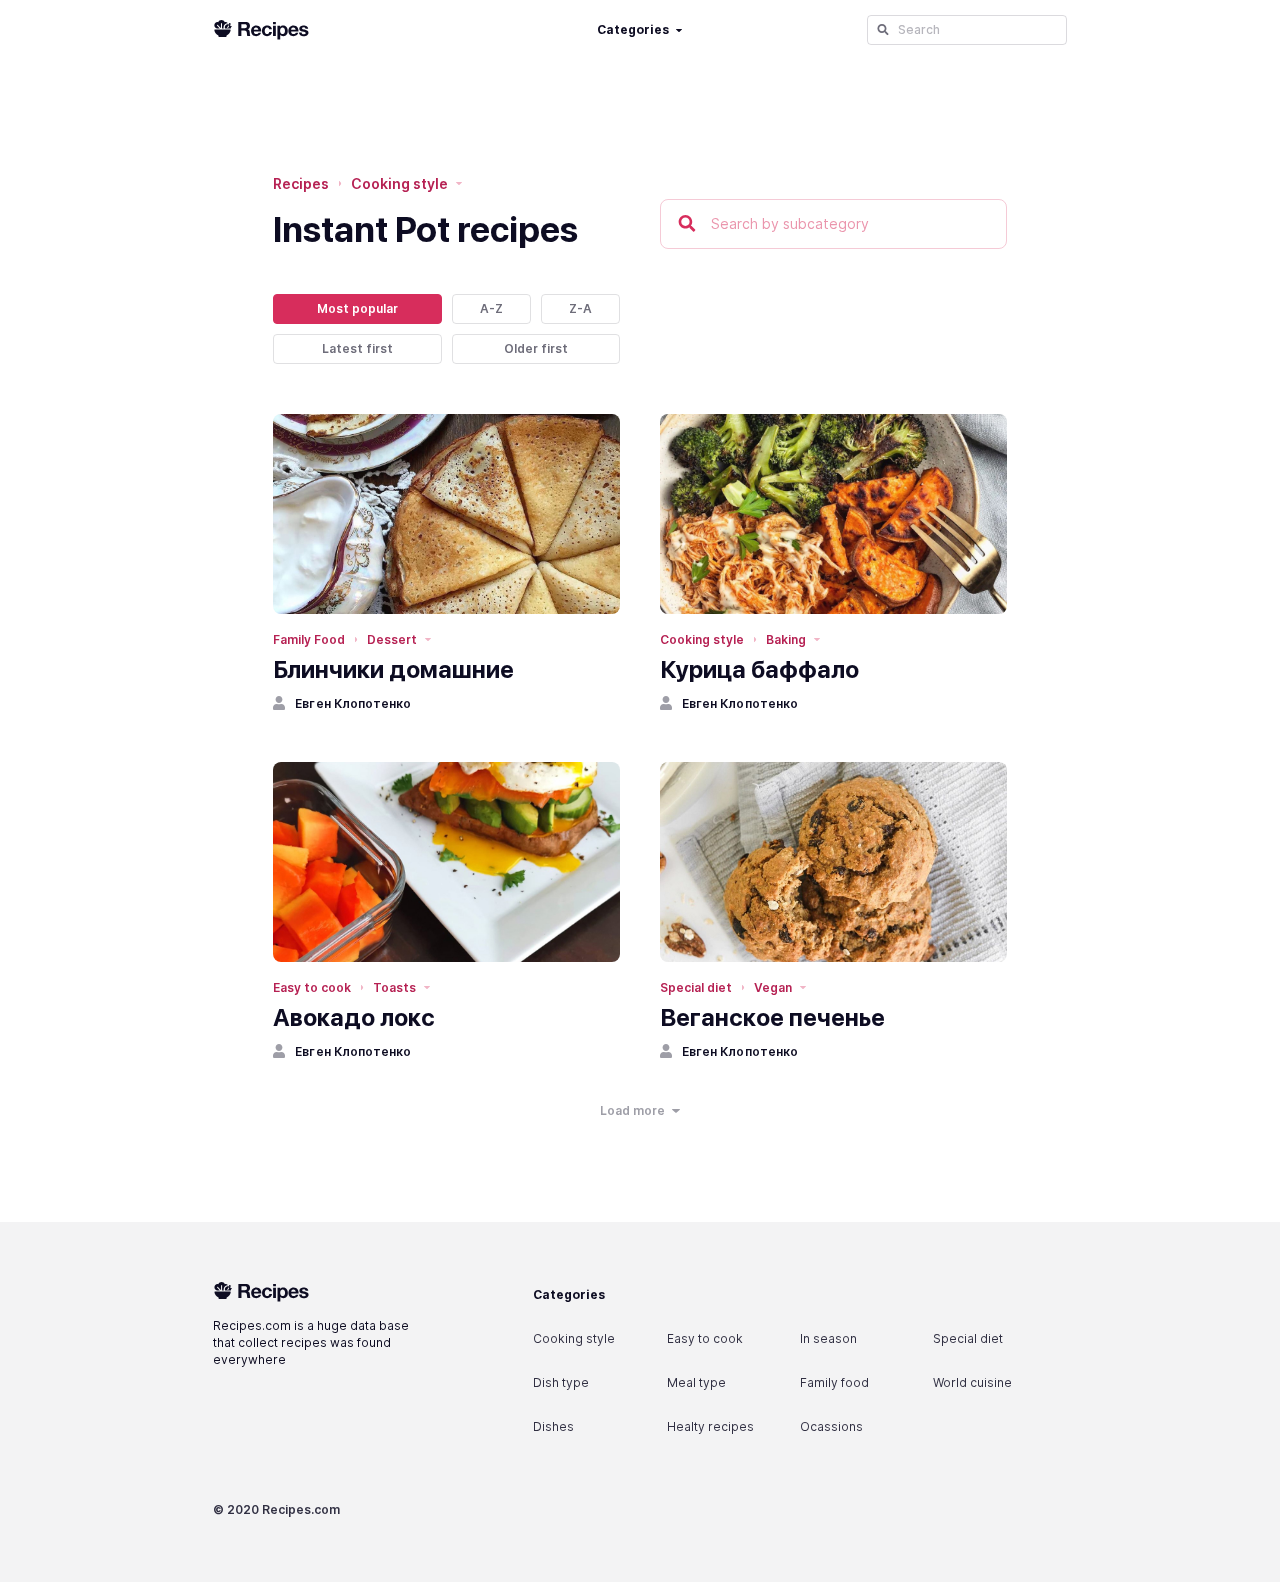
<file: subcategory.html>
<!DOCTYPE html>
<html lang="en">
<head>
    <meta charset="UTF-8">
    <meta name="viewport" content="width=device-width, initial-scale=1, maximum-scale=1, user-scalable=0">
    <title>Recipes | Discover something new</title>
    <link rel="stylesheet" href="css/style.css">
    <base href="./">
</head>
<body>
    <header role="navigation">
        <grid role="grid" columns="3" columns-m="10" columns-l="12" columns-xl="16" class="header">
            <aside class="hamburger" span="1" span-l="2" span-xl="4">
                <div class="hamburger-button">
                    <svg viewBox="0 0 15 14" fill="#0D0C22" xmlns="http://www.w3.org/2000/svg">
                        <path
                            d="M13.5938 6.5625H1.40625C1.03329 6.5625 0.675604 6.71066 0.411881 6.97438C0.148158 7.2381 0 7.59579 0 7.96875C0 8.34171 0.148158 8.6994 0.411881 8.96312C0.675604 9.22684 1.03329 9.375 1.40625 9.375H13.5938C13.9667 9.375 14.3244 9.22684 14.5881 8.96312C14.8518 8.6994 15 8.34171 15 7.96875C15 7.59579 14.8518 7.2381 14.5881 6.97438C14.3244 6.71066 13.9667 6.5625 13.5938 6.5625ZM14.0625 10.3125H0.9375C0.81318 10.3125 0.693951 10.3619 0.606044 10.4498C0.518136 10.5377 0.46875 10.6569 0.46875 10.7812V11.25C0.46875 11.7473 0.666294 12.2242 1.01792 12.5758C1.36956 12.9275 1.84647 13.125 2.34375 13.125H12.6562C13.1535 13.125 13.6304 12.9275 13.9821 12.5758C14.3337 12.2242 14.5312 11.7473 14.5312 11.25V10.7812C14.5312 10.6569 14.4819 10.5377 14.394 10.4498C14.306 10.3619 14.1868 10.3125 14.0625 10.3125ZM1.71797 5.625H13.282C14.2948 5.625 14.8822 4.33887 14.3021 3.40195C13.125 1.5 10.5337 0.00292969 7.5 0C4.4666 0.00292969 1.875 1.5 0.697852 3.40166C0.117188 4.33857 0.705176 5.625 1.71797 5.625ZM11.25 2.34375C11.3427 2.34375 11.4333 2.37124 11.5104 2.42275C11.5875 2.47426 11.6476 2.54746 11.6831 2.63312C11.7185 2.71877 11.7278 2.81302 11.7097 2.90395C11.6917 2.99488 11.647 3.0784 11.5815 3.14396C11.5159 3.20951 11.4324 3.25416 11.3414 3.27224C11.2505 3.29033 11.1563 3.28105 11.0706 3.24557C10.985 3.21009 10.9118 3.15001 10.8602 3.07292C10.8087 2.99584 10.7812 2.90521 10.7812 2.8125C10.7812 2.68818 10.8306 2.56895 10.9185 2.48104C11.0065 2.39314 11.1257 2.34375 11.25 2.34375ZM7.5 1.40625C7.59271 1.40625 7.68334 1.43374 7.76042 1.48525C7.83751 1.53676 7.89759 1.60996 7.93307 1.69562C7.96855 1.78127 7.97783 1.87552 7.95974 1.96645C7.94166 2.05738 7.89701 2.1409 7.83146 2.20646C7.7659 2.27201 7.68238 2.31666 7.59145 2.33474C7.50052 2.35283 7.40627 2.34355 7.32062 2.30807C7.23496 2.27259 7.16176 2.21251 7.11025 2.13542C7.05874 2.05834 7.03125 1.96771 7.03125 1.875C7.03125 1.75068 7.08064 1.63145 7.16854 1.54354C7.25645 1.45564 7.37568 1.40625 7.5 1.40625ZM3.75 2.34375C3.84271 2.34375 3.93334 2.37124 4.01042 2.42275C4.08751 2.47426 4.14759 2.54746 4.18307 2.63312C4.21855 2.71877 4.22783 2.81302 4.20974 2.90395C4.19166 2.99488 4.14701 3.0784 4.08146 3.14396C4.0159 3.20951 3.93238 3.25416 3.84145 3.27224C3.75052 3.29033 3.65627 3.28105 3.57062 3.24557C3.48496 3.21009 3.41176 3.15001 3.36025 3.07292C3.30874 2.99584 3.28125 2.90521 3.28125 2.8125C3.28125 2.68818 3.33064 2.56895 3.41854 2.48104C3.50645 2.39314 3.62568 2.34375 3.75 2.34375Z"
                        />
                    </svg>
                    <svg class="times" viewBox="0 0 12 12" xmlns="http://www.w3.org/2000/svg">
                        <path
                            d="M8.27455 6L11.686 2.58852C12.1047 2.16989 12.1047 1.49114 11.686 1.07216L10.9278 0.313977C10.5092 -0.104659 9.83045 -0.104659 9.41148 0.313977L6 3.72545L2.58852 0.313977C2.16989 -0.104659 1.49114 -0.104659 1.07216 0.313977L0.313977 1.07216C-0.104659 1.4908 -0.104659 2.16955 0.313977 2.58852L3.72545 6L0.313977 9.41148C-0.104659 9.83011 -0.104659 10.5089 0.313977 10.9278L1.07216 11.686C1.4908 12.1047 2.16989 12.1047 2.58852 11.686L6 8.27455L9.41148 11.686C9.83011 12.1047 10.5092 12.1047 10.9278 11.686L11.686 10.9278C12.1047 10.5092 12.1047 9.83045 11.686 9.41148L8.27455 6Z"
                        />
                    </svg>
                </div>
            </aside>
            <nav class="navigation" span="1" span-m="8" span-l="8" span-xl="8">
              <div class="logo">
                <a href="#">
                    <svg viewBox="0 0 80 17" fill="#0D0C22" xmlns="http://www.w3.org/2000/svg">
                        <path
                            d="M22.9718 6.99628V3.64725H25.8436C26.4447 3.64725 26.8955 3.78054 27.1961 4.04713C27.4966 4.30261 27.6469 4.71916 27.6469 5.29677C27.6469 5.89659 27.4966 6.3298 27.1961 6.59639C26.8955 6.86298 26.4447 6.99628 25.8436 6.99628H22.9718ZM20.3503 1.6145V13.5111H22.9718V8.8624H25.5932C26.2499 8.8624 26.723 9.0068 27.0124 9.29561C27.3018 9.58441 27.4911 10.0398 27.5801 10.6619C27.6469 11.1395 27.697 11.6394 27.7304 12.1614C27.7638 12.6835 27.8528 13.1334 27.9975 13.5111H30.619C30.4965 13.3444 30.4019 13.1445 30.3351 12.9112C30.2794 12.6669 30.2349 12.4114 30.2015 12.1448C30.1793 11.8782 30.1626 11.6172 30.1514 11.3617C30.1403 11.1062 30.1292 10.884 30.118 10.6952C30.0958 10.3953 30.0513 10.0954 29.9845 9.79547C29.9288 9.49555 29.8342 9.22341 29.7006 8.97903C29.567 8.72355 29.3945 8.50695 29.183 8.32922C28.9715 8.14039 28.7044 8.00154 28.3816 7.91268V7.87935C29.0494 7.61276 29.5281 7.22399 29.8175 6.71302C30.118 6.20206 30.2683 5.59668 30.2683 4.89688C30.2683 4.44146 30.1848 4.01936 30.0179 3.63058C29.862 3.2307 29.6283 2.8808 29.3166 2.58089C29.016 2.28098 28.6487 2.04771 28.2146 1.88109C27.7916 1.70337 27.313 1.6145 26.7787 1.6145H20.3503Z"
                        />
                        <path
                            d="M37.4593 8.27924H33.6024C33.6135 8.11262 33.6469 7.92378 33.7025 7.71273C33.7693 7.50168 33.8751 7.30174 34.0198 7.11291C34.1756 6.92407 34.376 6.76856 34.6209 6.64638C34.8769 6.51308 35.1941 6.44643 35.5726 6.44643C36.1514 6.44643 36.58 6.60195 36.8583 6.91297C37.1477 7.22399 37.348 7.67941 37.4593 8.27924ZM33.6024 9.7788H39.8303C39.8748 9.11233 39.8192 8.47362 39.6633 7.86269C39.5075 7.25176 39.2515 6.70747 38.8953 6.22983C38.5502 5.75219 38.105 5.37452 37.5595 5.09683C37.0141 4.80802 36.374 4.66362 35.6394 4.66362C34.9826 4.66362 34.3815 4.78025 33.8361 5.01352C33.3018 5.24678 32.8399 5.56891 32.4503 5.9799C32.0607 6.37979 31.7601 6.85743 31.5486 7.41282C31.3371 7.96822 31.2314 8.56804 31.2314 9.2123C31.2314 9.87877 31.3316 10.4897 31.5319 11.0451C31.7434 11.6005 32.0384 12.0781 32.4169 12.478C32.7953 12.8779 33.2573 13.1889 33.8027 13.4111C34.3481 13.6221 34.9604 13.7277 35.6394 13.7277C36.6189 13.7277 37.4538 13.5055 38.1439 13.0612C38.8341 12.6169 39.3461 11.8782 39.68 10.8452H37.5929C37.515 11.1117 37.3035 11.3672 36.9584 11.6116C36.6134 11.8449 36.2015 11.9615 35.7229 11.9615C35.055 11.9615 34.5429 11.7893 34.1867 11.445C33.8305 11.1006 33.6357 10.5452 33.6024 9.7788Z"
                        />
                        <path
                            d="M46.6129 7.92934H48.9338C48.9004 7.37394 48.7668 6.8963 48.5331 6.49642C48.2993 6.08543 47.9932 5.74664 47.6147 5.48005C47.2474 5.20235 46.8244 4.99686 46.3458 4.86356C45.8782 4.73027 45.3885 4.66362 44.8764 4.66362C44.1752 4.66362 43.5518 4.78025 43.0064 5.01352C42.4609 5.24678 41.999 5.57447 41.6205 5.99656C41.2421 6.40756 40.9527 6.90186 40.7523 7.47947C40.5631 8.04597 40.4684 8.66246 40.4684 9.32893C40.4684 9.97319 40.5742 10.5675 40.7857 11.1118C40.9972 11.6449 41.2922 12.1059 41.6706 12.4947C42.0491 12.8835 42.5055 13.1889 43.0398 13.4111C43.5852 13.6221 44.1807 13.7277 44.8263 13.7277C45.9729 13.7277 46.9135 13.4277 47.6481 12.8279C48.3828 12.2281 48.828 11.3561 48.9839 10.212H46.6964C46.6185 10.7452 46.4237 11.1728 46.112 11.495C45.8115 11.806 45.3773 11.9615 44.8096 11.9615C44.4423 11.9615 44.1306 11.8782 43.8746 11.7116C43.6186 11.545 43.4127 11.3339 43.2568 11.0784C43.1121 10.8118 43.0064 10.5175 42.9396 10.1953C42.8728 9.87322 42.8394 9.55664 42.8394 9.24562C42.8394 8.92349 42.8728 8.60137 42.9396 8.27924C43.0064 7.946 43.1177 7.64609 43.2735 7.3795C43.4405 7.1018 43.652 6.87964 43.908 6.71302C44.164 6.5353 44.4813 6.44643 44.8597 6.44643C45.8727 6.44643 46.4571 6.94074 46.6129 7.92934Z"
                        />
                        <path d="M52.2601 3.56394V1.6145H49.8892V3.56394H52.2601ZM49.8892 4.89688V13.5111H52.2601V4.89688H49.8892Z"
                        />
                        <path
                            d="M57.984 11.9615C57.6056 11.9615 57.2828 11.8837 57.0156 11.7282C56.7485 11.5727 56.5314 11.3728 56.3644 11.1284C56.2086 10.8729 56.0917 10.5786 56.0138 10.2453C55.947 9.9121 55.9136 9.57331 55.9136 9.22896C55.9136 8.87351 55.947 8.52917 56.0138 8.19593C56.0806 7.86269 56.1919 7.56833 56.3477 7.31285C56.5147 7.05737 56.7262 6.85187 56.9822 6.69636C57.2494 6.52974 57.5777 6.44643 57.9673 6.44643C58.3458 6.44643 58.663 6.52974 58.9191 6.69636C59.1862 6.85187 59.4033 7.06292 59.5702 7.32951C59.7372 7.58499 59.8541 7.87935 59.9209 8.21259C59.9988 8.54583 60.0378 8.88462 60.0378 9.22896C60.0378 9.57331 60.0044 9.9121 59.9376 10.2453C59.8708 10.5786 59.7539 10.8729 59.5869 11.1284C59.4311 11.3728 59.2196 11.5727 58.9525 11.7282C58.6964 11.8837 58.3736 11.9615 57.984 11.9615ZM53.6261 4.89688V16.5268H55.9971V12.4447H56.0305C56.3199 12.8668 56.6872 13.1889 57.1325 13.4111C57.5889 13.6221 58.0842 13.7277 58.6185 13.7277C59.253 13.7277 59.804 13.6055 60.2715 13.3611C60.7502 13.1167 61.1453 12.789 61.457 12.378C61.7798 11.9671 62.0191 11.495 62.175 10.9618C62.3308 10.4286 62.4087 9.87322 62.4087 9.29561C62.4087 8.68468 62.3308 8.10151 62.175 7.54612C62.0191 6.97961 61.7798 6.48531 61.457 6.06321C61.1342 5.64111 60.7279 5.30232 60.2381 5.04684C59.7483 4.79136 59.164 4.66362 58.4849 4.66362C57.9506 4.66362 57.4609 4.76914 57.0156 4.98019C56.5704 5.19124 56.203 5.53003 55.9136 5.99656H55.8802V4.89688H53.6261Z"
                        />
                        <path
                            d="M69.1431 8.27924H65.2861C65.2972 8.11262 65.3306 7.92378 65.3863 7.71273C65.453 7.50168 65.5588 7.30174 65.7035 7.11291C65.8593 6.92407 66.0597 6.76856 66.3046 6.64638C66.5606 6.51308 66.8778 6.44643 67.2563 6.44643C67.8351 6.44643 68.2637 6.60195 68.542 6.91297C68.8314 7.22399 69.0318 7.67941 69.1431 8.27924ZM65.2861 9.7788H71.514C71.5586 9.11233 71.5029 8.47362 71.3471 7.86269C71.1912 7.25176 70.9352 6.70747 70.579 6.22983C70.2339 5.75219 69.7887 5.37452 69.2432 5.09683C68.6978 4.80802 68.0578 4.66362 67.3231 4.66362C66.6664 4.66362 66.0653 4.78025 65.5198 5.01352C64.9855 5.24678 64.5236 5.56891 64.134 5.9799C63.7444 6.37979 63.4438 6.85743 63.2324 7.41282C63.0209 7.96822 62.9151 8.56804 62.9151 9.2123C62.9151 9.87877 63.0153 10.4897 63.2157 11.0451C63.4272 11.6005 63.7221 12.0781 64.1006 12.478C64.4791 12.8779 64.941 13.1889 65.4864 13.4111C66.0319 13.6221 66.6441 13.7277 67.3231 13.7277C68.3027 13.7277 69.1375 13.5055 69.8276 13.0612C70.5178 12.6169 71.0298 11.8782 71.3638 10.8452H69.2766C69.1987 11.1117 68.9872 11.3672 68.6422 11.6116C68.2971 11.8449 67.8852 11.9615 67.4066 11.9615C66.7387 11.9615 66.2267 11.7893 65.8705 11.445C65.5143 11.1006 65.3195 10.5452 65.2861 9.7788Z"
                        />
                        <path
                            d="M74.256 10.7119H72.0019C72.0242 11.2895 72.1522 11.7727 72.3859 12.1614C72.6308 12.5391 72.9369 12.8446 73.3043 13.0778C73.6827 13.3111 74.1113 13.4777 74.5899 13.5777C75.0686 13.6777 75.5583 13.7277 76.0592 13.7277C76.549 13.7277 77.0277 13.6777 77.4952 13.5777C77.9738 13.4888 78.3968 13.3278 78.7641 13.0945C79.1315 12.8612 79.4265 12.5558 79.6491 12.1781C79.8828 11.7893 79.9997 11.3117 79.9997 10.7452C79.9997 10.3453 79.9218 10.0121 79.766 9.74548C79.6101 9.46778 79.4042 9.24007 79.1482 9.06234C78.8922 8.87351 78.5972 8.72355 78.2632 8.61247C77.9404 8.5014 77.6065 8.40698 77.2614 8.32922C76.9275 8.25147 76.5991 8.17927 76.2763 8.11262C75.9535 8.04597 75.6641 7.97377 75.4081 7.89601C75.1632 7.80715 74.9628 7.69607 74.807 7.56278C74.6511 7.42948 74.5732 7.25731 74.5732 7.04626C74.5732 6.86854 74.6177 6.72969 74.7068 6.62971C74.7958 6.51864 74.9016 6.43533 75.024 6.37979C75.1576 6.32425 75.3023 6.29092 75.4582 6.27982C75.614 6.2576 75.7587 6.24649 75.8923 6.24649C76.3153 6.24649 76.6826 6.3298 76.9943 6.49642C77.306 6.65193 77.4785 6.9574 77.5119 7.41282H79.766C79.7214 6.87964 79.5823 6.44088 79.3485 6.09654C79.1259 5.74108 78.8421 5.45783 78.497 5.24678C78.1519 5.03573 77.7568 4.88578 77.3115 4.79691C76.8774 4.70805 76.4266 4.66362 75.9591 4.66362C75.4916 4.66362 75.0352 4.70805 74.5899 4.79691C74.1447 4.87467 73.7439 5.01907 73.3877 5.23012C73.0315 5.43006 72.7421 5.70776 72.5195 6.06321C72.308 6.41867 72.2023 6.87409 72.2023 7.42948C72.2023 7.80715 72.2802 8.12928 72.436 8.39587C72.5919 8.65135 72.7978 8.86796 73.0538 9.04568C73.3098 9.2123 73.5992 9.35115 73.922 9.46223C74.256 9.5622 74.5955 9.65106 74.9405 9.72882C75.7865 9.90654 76.4433 10.0843 76.9108 10.262C77.3894 10.4397 77.6288 10.7063 77.6288 11.0618C77.6288 11.2728 77.5787 11.4505 77.4785 11.5949C77.3783 11.7282 77.2503 11.8393 77.0945 11.9282C76.9497 12.0059 76.7828 12.067 76.5935 12.1115C76.4154 12.1448 76.2429 12.1614 76.0759 12.1614C75.8422 12.1614 75.614 12.1337 75.3914 12.0781C75.1799 12.0226 74.9906 11.9393 74.8237 11.8282C74.6567 11.706 74.5176 11.5561 74.4062 11.3783C74.3061 11.1895 74.256 10.9673 74.256 10.7119Z"
                        />
                        <path
                            d="M2.60259 7.20118H4.59167L2.23307 4.75394C2.19243 4.71174 2.1696 4.65453 2.1696 4.59487C2.1696 4.53521 2.19243 4.478 2.23307 4.4358L2.53996 4.11738C2.58063 4.07521 2.63577 4.05152 2.69327 4.05152C2.75077 4.05152 2.80591 4.07521 2.84658 4.11738L5.63894 7.01469V2.92554C5.63894 2.86586 5.66179 2.80862 5.70246 2.76642C5.74314 2.72422 5.7983 2.70051 5.85582 2.70051H6.28959C6.34711 2.70051 6.40227 2.72422 6.44294 2.76642C6.48362 2.80862 6.50647 2.86586 6.50647 2.92554V7.20118H7.93084C7.85295 6.90782 7.81159 6.60531 7.80776 6.30105C7.80877 5.34644 8.17469 4.43124 8.82524 3.75623C9.4758 3.08123 10.3579 2.70155 11.2779 2.70051C11.3497 2.70051 11.4167 2.71795 11.4874 2.72245C11.0106 2.16155 10.3206 1.80037 9.54282 1.80037C9.31202 1.80367 9.08269 1.83915 8.861 1.90586C8.62674 1.3401 8.23775 0.858024 7.74217 0.519283C7.24659 0.180541 6.66616 0 6.0727 0C5.47925 0 4.89882 0.180541 4.40324 0.519283C3.90765 0.858024 3.51867 1.3401 3.28441 1.90586C3.06272 1.83915 2.83339 1.80367 2.60259 1.80037C1.91234 1.80037 1.25036 2.08488 0.76228 2.5913C0.2742 3.09773 0 3.78458 0 4.50078C0 5.21697 0.2742 5.90383 0.76228 6.41025C1.25036 6.91668 1.91234 7.20118 2.60259 7.20118ZM13.4242 8.10132H0.438373C0.189772 8.10132 -0.0200616 8.31848 0.00162662 8.57502C0.181368 10.7232 1.57972 12.4959 3.47012 13.184V13.5021C3.47012 13.7409 3.56152 13.9698 3.72421 14.1386C3.8869 14.3074 4.10756 14.4023 4.33765 14.4023H9.54282C9.7729 14.4023 9.99356 14.3074 10.1563 14.1386C10.3189 13.9698 10.4103 13.7409 10.4103 13.5021V13.1784C12.2918 12.4858 13.6815 10.7173 13.8607 8.57502C13.8821 8.31848 13.6723 8.10132 13.4242 8.10132Z"
                        />
                        <path fill-rule="evenodd" clip-rule="evenodd"
                            d="M13.9602 7.15156H9.0193C8.75607 6.44213 8.79913 5.62547 9.20691 4.91917C9.86497 3.77938 11.2475 3.31795 12.4381 3.78177L12.6564 3.40366L12.3492 3.22631C12.2768 3.18451 12.2517 3.09113 12.2935 3.01879L12.5466 2.58041C12.5883 2.50808 12.6817 2.4831 12.7541 2.52491L14.0706 3.28498C14.143 3.32678 14.1681 3.42017 14.1263 3.4925L13.8732 3.93088C13.8315 4.00321 13.7381 4.02819 13.6657 3.98639L13.3585 3.80904L13.1402 4.18714C13.5149 4.48823 13.7901 4.87801 13.9518 5.30743L14.4275 5.18023C14.5088 5.15849 14.5921 5.20662 14.614 5.2879L14.7454 5.77731C14.7672 5.85859 14.7191 5.94188 14.6378 5.96362L14.1292 6.09961L14.1189 6.10239C14.1385 6.45194 14.0874 6.80907 13.9602 7.15156ZM12.5707 5.1735L11.6121 6.83386C11.5703 6.90619 11.4769 6.93117 11.4045 6.88937L10.9657 6.63601C10.8933 6.59421 10.8682 6.50082 10.91 6.42849L11.8686 4.76812C11.9103 4.69579 12.0038 4.67081 12.0762 4.71262L12.515 4.96597C12.5874 5.00778 12.6125 5.10116 12.5707 5.1735Z"
                        />
                    </svg>
                  </a>
              </div>
              <div class="menu">
                <ul>
                    <li>
                        <span>
                            <p>Categories</p>
                            <svg viewBox="0 0 6 3" fill="#0D0C22" xmlns="http://www.w3.org/2000/svg">
                                <path
                                    d="M0.404304 -2.44596e-07L5.5957 -1.76723e-08C5.95518 -1.95935e-09 6.13519 0.383188 5.88101 0.607287L3.28531 2.89581C3.12775 3.03473 2.87226 3.03473 2.7147 2.89581L0.118995 0.607287C-0.135204 0.383187 0.0448332 -2.60309e-07 0.404304 -2.44596e-07Z"
                                />
                            </svg>
                        </span>
                    </li>
                  </ul>
              </div>
              <div class="search-section">
                <div class="search">
                    <span class="search-icon">
                        <svg viewBox="0 0 14 14" fill="#0D0C22" xmlns="http://www.w3.org/2000/svg">
                            <path
                                d="M13.3232 11.2413L10.7916 8.70962C10.6773 8.59535 10.5224 8.53187 10.3599 8.53187H9.946C10.6468 7.63552 11.0633 6.50809 11.0633 5.28164C11.0633 2.36404 8.69923 0 5.78164 0C2.86404 0 0.5 2.36404 0.5 5.28164C0.5 8.19923 2.86404 10.5633 5.78164 10.5633C7.00809 10.5633 8.13552 10.1468 9.03187 9.446V9.8599C9.03187 10.0224 9.09536 10.1773 9.20962 10.2916L11.7413 12.8232C11.9799 13.0619 12.3659 13.0619 12.6021 12.8232L13.3207 12.1046C13.5594 11.8659 13.5594 11.4799 13.3232 11.2413ZM5.78164 8.53187C3.98639 8.53187 2.5314 7.07942 2.5314 5.28164C2.5314 3.48639 3.98385 2.0314 5.78164 2.0314C7.57688 2.0314 9.03187 3.48385 9.03187 5.28164C9.03187 7.07688 7.57942 8.53187 5.78164 8.53187Z"
                            />
                        </svg>
                    </span>
                    <input type="search" placeholder="Search" />
                    <span class="search-icon times">
                        <svg viewBox="0 0 15 15" xmlns="http://www.w3.org/2000/svg">
                            <path
                                d="M7.5 0C3.35685 0 0 3.35685 0 7.5C0 11.6431 3.35685 15 7.5 15C11.6431 15 15 11.6431 15 7.5C15 3.35685 11.6431 0 7.5 0ZM11.1774 9.46875C11.3196 9.61089 11.3196 9.84073 11.1774 9.98286L9.97984 11.1774C9.8377 11.3196 9.60786 11.3196 9.46573 11.1774L7.5 9.19355L5.53125 11.1774C5.38911 11.3196 5.15927 11.3196 5.01714 11.1774L3.82258 9.97984C3.68044 9.8377 3.68044 9.60786 3.82258 9.46573L5.80645 7.5L3.82258 5.53125C3.68044 5.38911 3.68044 5.15927 3.82258 5.01714L5.02016 3.81956C5.1623 3.67742 5.39214 3.67742 5.53427 3.81956L7.5 5.80645L9.46875 3.82258C9.61089 3.68044 9.84073 3.68044 9.98286 3.82258L11.1804 5.02016C11.3226 5.1623 11.3226 5.39214 11.1804 5.53427L9.19355 7.5L11.1774 9.46875Z"
                            />
                        </svg>
                    </span>
                    <div class="search-dropdown" style="display: none;">
                        <div class="search-dropdown-section">
                            <label>Ingredients</label>
                            <ul>
                                <li>
                                    <a href="">Avocado</a>
                                </li>
                                <li>
                                    <a href="">Eggs</a>
                                </li>
                            </ul>
                        </div>
                        <div class="search-dropdown-section">
                            <label>Recipes</label>
                            <ul>
                                <li>
                                    <a href="">Avocado toasts</a>
                                </li>
                                <li>
                                    <a href="">Guacamole</a>
                                </li>
                                <li>
                                    <a href="">Avocado salad</a>
                                </li>
                            </ul>
                        </div>
                        <div class="search-dropdown-section">
                            <label>Authors</label>
                            <ul>
                                <li>
                                    <a href="">Yevhen Klopotenko</a>
                                </li>
                                <li>
                                    <a href="">Andre</a>
                                </li>
                            </ul>
                        </div>
                    </div>
                </div>
              </div>
            </nav>
            <aside class="search-mobile" span="1" span-l="2" span-xl="4">
                <div class="search-mobile-button">
                    <svg viewBox="0 0 14 14" fill="#0D0C22" xmlns="http://www.w3.org/2000/svg">
                        <path
                            d="M13.3232 11.2413L10.7916 8.70962C10.6773 8.59535 10.5224 8.53187 10.3599 8.53187H9.946C10.6468 7.63552 11.0633 6.50809 11.0633 5.28164C11.0633 2.36404 8.69923 0 5.78164 0C2.86404 0 0.5 2.36404 0.5 5.28164C0.5 8.19923 2.86404 10.5633 5.78164 10.5633C7.00809 10.5633 8.13552 10.1468 9.03187 9.446V9.8599C9.03187 10.0224 9.09536 10.1773 9.20962 10.2916L11.7413 12.8232C11.9799 13.0619 12.3659 13.0619 12.6021 12.8232L13.3207 12.1046C13.5594 11.8659 13.5594 11.4799 13.3232 11.2413ZM5.78164 8.53187C3.98639 8.53187 2.5314 7.07942 2.5314 5.28164C2.5314 3.48639 3.98385 2.0314 5.78164 2.0314C7.57688 2.0314 9.03187 3.48385 9.03187 5.28164C9.03187 7.07688 7.57942 8.53187 5.78164 8.53187Z"
                        />
                    </svg>
                    <svg class="times" viewBox="0 0 12 12" xmlns="http://www.w3.org/2000/svg">
                        <path
                            d="M8.27455 6L11.686 2.58852C12.1047 2.16989 12.1047 1.49114 11.686 1.07216L10.9278 0.313977C10.5092 -0.104659 9.83045 -0.104659 9.41148 0.313977L6 3.72545L2.58852 0.313977C2.16989 -0.104659 1.49114 -0.104659 1.07216 0.313977L0.313977 1.07216C-0.104659 1.4908 -0.104659 2.16955 0.313977 2.58852L3.72545 6L0.313977 9.41148C-0.104659 9.83011 -0.104659 10.5089 0.313977 10.9278L1.07216 11.686C1.4908 12.1047 2.16989 12.1047 2.58852 11.686L6 8.27455L9.41148 11.686C9.83011 12.1047 10.5092 12.1047 10.9278 11.686L11.686 10.9278C12.1047 10.5092 12.1047 9.83045 11.686 9.41148L8.27455 6Z"
                        />
                    </svg>
                </div>
            </aside>
        </grid>

        <grid role="grid" columns="3" columns-m="10" columns-l="12" columns-xl="16" class="dropdown-menu" style="display: none;">
            <ul span="row" span-m="2-9" span-l="3-10" class="dropdown-menu-wrapper">
                <li>
                    <a href="#">
                        <span>
                            <svg xmlns="http://www.w3.org/2000/svg" viewBox="0 0 448 512">
                                <path
                                    d="M96,320H352V288H96ZM384,0H64A64,64,0,0,0,0,64v96H448V64A64,64,0,0,0,384,0ZM80,104a24,24,0,1,1,24-24A24,24,0,0,1,80,104Zm96,0a24,24,0,1,1,24-24A24,24,0,0,1,176,104Zm96,0a24,24,0,1,1,24-24A24,24,0,0,1,272,104Zm96,0a24,24,0,1,1,24-24A24,24,0,0,1,368,104ZM0,480a32,32,0,0,0,32,32H416a32,32,0,0,0,32-32V192H0ZM64,256H384V448H64Z"
                                />
                            </svg>
                        </span>
                        <p>
                            Cooking style
                        </p>
                    </a>
                </li>
                <li>
                    <a href="#">
                        <span>
                            <svg viewBox="0 0 12 10" xmlns="http://www.w3.org/2000/svg">
                                <path
                                    d="M11.1823 1.57209C11.0328 1.5457 10.8792 1.55452 10.7337 1.59785C10.881 1.40269 10.9496 1.15905 10.9258 0.915443C10.8883 0.524612 10.6213 0.17326 10.2492 0.0506906C10.1135 0.00562658 9.96982 -0.00964969 9.82779 0.00589909C9.68576 0.0214479 9.54873 0.0674576 9.426 0.140804C9.30328 0.21415 9.19773 0.313116 9.11653 0.430981C9.03533 0.548845 8.98037 0.682849 8.9554 0.823892C8.93172 0.953944 8.93446 1.08745 8.96346 1.21641C9.02965 1.51099 8.93796 1.81798 8.69027 1.99074C8.40002 2.19246 8.23596 2.32179 7.78896 2.51711C7.06877 2.08041 6.25933 1.80463 5.40001 1.80463C2.41763 1.80463 0 5.0593 0 7.21873C0 9.37817 2.41763 9.625 5.40001 9.625C8.3824 9.625 10.8 9.37836 10.8 7.21873C10.8 6.27879 10.3399 5.13318 9.57678 4.1374C9.04163 4.58132 8.64469 5.16981 8.43302 5.83306C8.07583 6.92603 7.15577 7.70036 6.08927 7.80564C5.98927 7.81541 5.89114 7.8203 5.79489 7.8203C4.86939 7.8203 4.03595 7.38792 3.50851 6.63597C3.28917 6.32229 3.1368 5.96658 3.06095 5.59112C3.05703 5.56935 3.05795 5.54699 3.06364 5.52562C3.06933 5.50425 3.07965 5.48441 3.09387 5.4675C3.10809 5.45058 3.12585 5.43703 3.14589 5.42778C3.16593 5.41854 3.18776 5.41385 3.20982 5.41403H3.51788C3.55173 5.41447 3.58444 5.42637 3.61068 5.44781C3.63693 5.46924 3.65517 5.49895 3.66245 5.53209C3.88539 6.47542 4.71826 7.21873 5.7947 7.21873C5.87208 7.21873 5.95058 7.21485 6.0302 7.20708C6.88971 7.1223 7.59265 6.47279 7.86283 5.64582C8.25133 4.4566 9.0454 3.74299 9.56234 3.38224C9.83909 3.18918 10.1899 3.22527 10.4738 3.40762C10.6429 3.51567 10.8407 3.56981 11.0412 3.5629C11.433 3.55218 11.7934 3.29257 11.9322 2.92486C12.1613 2.31766 11.7848 1.68244 11.1823 1.57209V1.57209Z"
                                />
                            </svg>
                        </span>
                        <p>
                            Dishes
                        </p>
                    </a>
                </li>
                <li>
                    <a href="#">
                        <span>
                            <svg viewBox="0 0 10 10" xmlns="http://www.w3.org/2000/svg">
                                <path
                                    d="M5 3.125C3.9668 3.125 3.125 3.9668 3.125 5C3.125 6.0332 3.9668 6.875 5 6.875C6.0332 6.875 6.875 6.0332 6.875 5C6.875 3.9668 6.0332 3.125 5 3.125ZM9.8125 4.69727L7.96289 3.77344L8.61719 1.8125C8.70508 1.54688 8.45312 1.29492 8.18945 1.38477L6.22852 2.03906L5.30273 0.1875C5.17773 -0.0625 4.82227 -0.0625 4.69727 0.1875L3.77344 2.03711L1.81055 1.38281C1.54492 1.29492 1.29297 1.54687 1.38281 1.81055L2.03711 3.77148L0.1875 4.69727C-0.0625 4.82227 -0.0625 5.17773 0.1875 5.30273L2.03711 6.22656L1.38281 8.18945C1.29492 8.45508 1.54687 8.70703 1.81055 8.61719L3.77148 7.96289L4.69531 9.8125C4.82031 10.0625 5.17578 10.0625 5.30078 9.8125L6.22461 7.96289L8.18555 8.61719C8.45117 8.70508 8.70312 8.45312 8.61328 8.18945L7.95898 6.22852L9.80859 5.30469C10.0625 5.17773 10.0625 4.82227 9.8125 4.69727V4.69727ZM6.76758 6.76758C5.79297 7.74219 4.20703 7.74219 3.23242 6.76758C2.25781 5.79297 2.25781 4.20703 3.23242 3.23242C4.20703 2.25781 5.79297 2.25781 6.76758 3.23242C7.74219 4.20703 7.74219 5.79297 6.76758 6.76758Z"
                                />
                            </svg>
                        </span>
                        <p>
                            In season
                        </p>
                    </a>
                </li>
                <li>
                    <a href="#">
                        <span>
                            <svg viewBox="0 0 12 10" xmlns="http://www.w3.org/2000/svg">
                                <path
                                    d="M10.7469 0.18989C10.6367 -0.0542184 10.3219 -0.0639827 10.1901 0.166455C9.58004 1.21905 8.48792 1.87521 7.24035 1.87521H5.66613C3.58028 1.87521 1.88799 3.55467 1.88799 5.62471C1.88799 5.76141 1.90373 5.89225 1.91751 6.02504C3.17295 5.13259 4.98528 4.37488 7.5552 4.37488C7.72836 4.37488 7.87004 4.51548 7.87004 4.68733C7.87004 4.85919 7.72836 4.99979 7.5552 4.99979C2.6082 4.99979 0.510546 8.00915 0.0461501 9.13986C-0.0837234 9.45818 0.0697634 9.82141 0.390511 9.95225C0.713227 10.085 1.07923 9.93077 1.21304 9.61441C1.24256 9.5441 1.62431 8.67899 2.62788 7.84511C3.26544 8.70242 4.47759 9.52067 6.06952 9.35272C9.15894 9.1301 11.3333 6.38047 11.3333 3.01373C11.3333 2.03339 11.1208 1.0179 10.7469 0.18989V0.18989Z"
                                />
                            </svg>
                        </span>
                        <p>
                            Special diet
                        </p>
                    </a>
                </li>
                <li>
                    <a href="#">
                        <span>
                            <svg viewBox="0 0 10 10" xmlns="http://www.w3.org/2000/svg">
                                <path
                                    d="M9.7957 1.18959C10.132 0.853255 10.04 0.286247 9.61465 0.0735453C9.49887 0.0156827 9.36927 -0.00880712 9.24036 0.00281811C9.11145 0.0144433 8.98832 0.0617246 8.88477 0.139368L4.9041 3.125H7.86055L9.7957 1.18959ZM9.6875 3.75002H0.3125C0.139844 3.75002 0 3.88986 0 4.06253V4.68754C0 4.86021 0.139844 5.00005 0.3125 5.00005H0.625C0.625 6.58174 1.60547 7.93197 2.99082 8.48297C2.7416 8.81247 2.5666 9.20174 2.50352 9.62929C2.475 9.82304 2.62148 10 2.81738 10H7.18262C7.37852 10 7.525 9.82304 7.49648 9.62929C7.43359 9.20174 7.25859 8.81247 7.00918 8.48297C8.39453 7.93197 9.375 6.58174 9.375 5.00005H9.6875C9.86016 5.00005 10 4.86021 10 4.68754V4.06253C10 3.88986 9.86016 3.75002 9.6875 3.75002Z"
                                />
                            </svg>
                        </span>
                        <p>
                            Dish type
                        </p>
                    </a>
                </li>
                <li>
                    <a href="#">
                        <span>
                            <svg viewBox="0 0 12 9" xmlns="http://www.w3.org/2000/svg">
                                <path
                                    d="M1.8 3.56044C2.46188 3.56044 3 3.02823 3 2.37363C3 1.71902 2.46188 1.18681 1.8 1.18681C1.13813 1.18681 0.6 1.71902 0.6 2.37363C0.6 3.02823 1.13813 3.56044 1.8 3.56044ZM10.2 3.56044C10.8619 3.56044 11.4 3.02823 11.4 2.37363C11.4 1.71902 10.8619 1.18681 10.2 1.18681C9.53813 1.18681 9 1.71902 9 2.37363C9 3.02823 9.53813 3.56044 10.2 3.56044ZM10.8 4.15385H9.6C9.27 4.15385 8.97188 4.28551 8.75438 4.49876C9.51 4.90859 10.0463 5.64849 10.1625 6.52747H11.4C11.7319 6.52747 12 6.26229 12 5.93407V5.34066C12 4.68606 11.4619 4.15385 10.8 4.15385ZM6 4.15385C7.16063 4.15385 8.1 3.22479 8.1 2.07692C8.1 0.929052 7.16063 0 6 0C4.83938 0 3.9 0.929052 3.9 2.07692C3.9 3.22479 4.83938 4.15385 6 4.15385ZM7.44 4.74725H7.28438C6.89438 4.93269 6.46125 5.04396 6 5.04396C5.53875 5.04396 5.1075 4.93269 4.71563 4.74725H4.56C3.3675 4.74725 2.4 5.70412 2.4 6.88352V7.41758C2.4 7.909 2.80313 8.30769 3.3 8.30769H8.7C9.19688 8.30769 9.6 7.909 9.6 7.41758V6.88352C9.6 5.70412 8.6325 4.74725 7.44 4.74725ZM3.24563 4.49876C3.02813 4.28551 2.73 4.15385 2.4 4.15385H1.2C0.538125 4.15385 0 4.68606 0 5.34066V5.93407C0 6.26229 0.268125 6.52747 0.6 6.52747H1.83563C1.95375 5.64849 2.49 4.90859 3.24563 4.49876Z"
                                />
                            </svg>
                        </span>
                        <p>
                            Family food
                        </p>
                    </a>
                </li>
                <li>
                    <a href="#">
                        <span>
                            <svg viewBox="0 0 12 9" xmlns="http://www.w3.org/2000/svg">
                                <path
                                    d="M9.55792 5.03571C9.34708 5.18133 8.80396 5.70714 7.78188 5.70714C6.75979 5.70714 6.21625 5.18259 6.00562 5.03571H6.00396C5.85125 5.14063 5.27083 5.70714 4.22729 5.70714C3.20375 5.70714 2.66125 5.18259 2.44938 5.03571H2.44479C2.27104 5.15531 1.88875 5.51054 1.20313 5.64839L1.84896 7.59721C1.89302 7.73093 1.97773 7.8473 2.0911 7.92984C2.20446 8.01238 2.34074 8.05692 2.48063 8.05714H9.51958C9.65951 8.05715 9.79589 8.01282 9.90941 7.93043C10.0229 7.84803 10.1078 7.73175 10.1521 7.59805L10.7979 5.64923C10.1081 5.51033 9.70479 5.13727 9.55917 5.03655L9.55792 5.03571ZM11.3333 3.69286C11.1992 3.69286 11.1173 3.66768 11.0319 3.619C10.311 1.51428 8.33479 0 6 0C3.66521 0 1.6875 1.51512 0.967708 3.62047C0.882917 3.66831 0.801042 3.69286 0.666667 3.69286C0.489856 3.69286 0.320286 3.7636 0.195262 3.88951C0.0702379 4.01543 0 4.18621 0 4.36429C0 4.54236 0.0702379 4.71314 0.195262 4.83906C0.320286 4.96497 0.489856 5.03571 0.666667 5.03571C1.33333 5.03571 1.70833 4.75308 1.95667 4.56592C2.14583 4.42325 2.22396 4.36429 2.44688 4.36429C2.66979 4.36429 2.74833 4.42325 2.9375 4.56592C3.18563 4.75308 3.56021 5.03571 4.22729 5.03571C4.89438 5.03571 5.26896 4.75288 5.51646 4.5655C5.70396 4.42325 5.78312 4.36429 6.005 4.36429C6.22687 4.36429 6.30479 4.42325 6.49333 4.5655C6.74104 4.75267 7.11542 5.03571 7.78208 5.03571C8.44875 5.03571 8.82271 4.75288 9.07042 4.5655C9.25896 4.42325 9.33708 4.36429 9.55875 4.36429C9.78042 4.36429 9.8575 4.42325 10.0458 4.56529C10.2929 4.75288 10.6667 5.03571 11.3333 5.03571C11.5101 5.03571 11.6797 4.96497 11.8047 4.83906C11.9298 4.71314 12 4.54236 12 4.36429C12 4.18621 11.9298 4.01543 11.8047 3.88951C11.6797 3.7636 11.5101 3.69286 11.3333 3.69286ZM4.29813 1.8288L3.96479 2.50023C3.76813 2.89533 3.16958 2.60074 3.36854 2.19998L3.70188 1.52855C3.90042 1.13304 4.49542 1.4314 4.29813 1.8288ZM6.33333 2.35C6.33333 2.79419 5.66667 2.7944 5.66667 2.35V1.67857C5.66667 1.23438 6.33333 1.23417 6.33333 1.67857V2.35ZM8.03521 2.50023L7.70188 1.8288C7.50438 1.43119 8.10042 1.13241 8.29813 1.52855L8.63146 2.19998C8.83 2.59969 8.23208 2.89554 8.03521 2.50023Z"
                                />
                            </svg>
                        </span>
                        <p>
                            Meal type
                        </p>
                    </a>
                </li>
                <li>
                    <a href="#">
                        <span>
                            <svg viewBox="0 0 10 10" xmlns="http://www.w3.org/2000/svg">
                                <path
                                    d="M6.78564 6.93548C6.49325 8.73589 5.80359 10 5.00101 10C4.19843 10 3.50877 8.73589 3.21637 6.93548H6.78564ZM3.06513 5C3.06513 4.55242 3.08933 4.12298 3.13168 3.70968H6.86832C6.91067 4.12298 6.93487 4.55242 6.93487 5C6.93487 5.44758 6.91067 5.87702 6.86832 6.29032H3.13168C3.08933 5.87702 3.06513 5.44758 3.06513 5ZM9.61283 6.93548C9.0361 8.30444 7.86852 9.3629 6.4267 9.79032C6.91873 9.10887 7.25751 8.08266 7.43497 6.93548H9.61283ZM3.5733 9.79032C2.13349 9.3629 0.963904 8.30444 0.389191 6.93548H2.56705C2.74249 8.08266 3.08127 9.10887 3.5733 9.79032V9.79032ZM9.8286 6.29032H7.51563C7.55798 5.86694 7.58217 5.43347 7.58217 5C7.58217 4.56653 7.55798 4.13306 7.51563 3.70968H9.82658C9.93749 4.12298 10 4.55242 10 5C10 5.44758 9.93749 5.87702 9.8286 6.29032ZM2.41984 5C2.41984 5.43347 2.44404 5.86694 2.48639 6.29032H0.173422C0.0645292 5.87702 0 5.44758 0 5C0 4.55242 0.0645292 4.12298 0.173422 3.70968H2.48437C2.44404 4.13306 2.41984 4.56653 2.41984 5V5ZM3.21637 3.06452C3.50877 1.26411 4.19843 -2.98023e-07 5.00101 -2.98023e-07C5.80359 -2.98023e-07 6.49325 1.26411 6.78564 3.06452H3.21637ZM6.42872 0.209677C7.86852 0.637096 9.03811 1.69556 9.61484 3.06452H7.43698C7.25953 1.91734 6.92075 0.891129 6.42872 0.209677ZM0.389191 3.06452C0.965921 1.69556 2.13349 0.637096 3.57532 0.209677C3.08328 0.891129 2.74451 1.91734 2.56705 3.06452H0.389191V3.06452Z"
                                />
                            </svg>
                        </span>
                        <p>
                            World cuisine
                        </p>
                    </a>
                </li>
                <li>
                    <a href="#">
                        <span>
                            <svg viewBox="0 0 10 10" xmlns="http://www.w3.org/2000/svg">
                                <path
                                    d="M9.34206 2.93846C8.57046 2.14335 7.37439 2.03437 6.52153 1.33222C5.54854 0.531251 4.80019 -0.18066 3.4246 0.0410189C1.72943 0.314455 1.24245 1.60351 0.982839 3.11014C0.76601 4.36678 -0.0800108 5.5906 0.00613452 6.8779C0.0922798 8.16519 1.03812 9.38628 2.25197 9.82202C4.06864 10.4742 5.12231 9.20269 6.24942 8.13355C7.10267 7.32418 8.07391 7.39684 9.00236 6.6904C10.1017 5.85407 10.4032 3.94529 9.34206 2.93846V2.93846ZM4.37415 6.88239C3.16812 6.88239 2.18633 5.89997 2.18633 4.69275C2.18633 3.48553 3.16812 2.50292 4.37415 2.50292C5.58019 2.50292 6.56197 3.48514 6.56197 4.69275C6.56197 5.90036 5.58155 6.88239 4.37415 6.88239ZM4.21788 3.12499C3.84501 3.12545 3.48754 3.27376 3.22388 3.53738C2.96022 3.801 2.81189 4.15841 2.81142 4.53123C2.81142 4.61411 2.84435 4.69359 2.90297 4.7522C2.96158 4.8108 3.04108 4.84373 3.12397 4.84373C3.20686 4.84373 3.28636 4.8108 3.34497 4.7522C3.40359 4.69359 3.43652 4.61411 3.43652 4.53123C3.43677 4.32411 3.51918 4.12555 3.66566 3.97909C3.81214 3.83263 4.01073 3.75024 4.21788 3.74998C4.30077 3.74998 4.38027 3.71706 4.43888 3.65845C4.4975 3.59985 4.53042 3.52036 4.53042 3.43749C4.53042 3.35461 4.4975 3.27512 4.43888 3.21652C4.38027 3.15791 4.30077 3.12499 4.21788 3.12499Z"
                                />
                            </svg>
                        </span>
                        <p>
                            Easy to cook
                        </p>
                    </a>
                </li>
                <li>
                    <a href="#">
                        <span>
                            <svg viewBox="0 0 12 10" xmlns="http://www.w3.org/2000/svg">
                                <path
                                    d="M7.18033 4.72853L6.06588 6.94716C5.93134 7.21723 5.54117 7.2083 5.41784 6.93376L4.14195 4.11473L3.46924 5.71508H1.3592L5.45148 9.8778C5.61068 10.0407 5.86855 10.0407 6.02776 9.8778L10.1223 5.71508H7.67588L7.18033 4.72853ZM10.6223 0.936332L10.5685 0.880531C9.4137 -0.29351 7.52341 -0.29351 6.36635 0.880531L5.74074 1.51889L5.11513 0.882763C3.96032 -0.293511 2.06778 -0.293511 0.912968 0.882763L0.859152 0.936332C-0.232871 2.04788 -0.27996 3.81787 0.695461 5.00084H2.99162L3.79663 3.07684C3.91771 2.78891 4.32582 2.78221 4.45588 3.06791L5.76092 5.95391L6.85967 3.76876C6.99197 3.50538 7.36868 3.50538 7.50098 3.76876L8.11987 5.00084H10.786C11.7614 3.81787 11.7144 2.04788 10.6223 0.936332V0.936332Z"
                                />
                            </svg>
                        </span>
                        <p>
                            Healty recipes
                        </p>
                    </a>
                </li>
                <li>
                    <a href="#">
                        <span>
                            <svg viewBox="0 0 13 10" xmlns="http://www.w3.org/2000/svg">
                                <path
                                    d="M12.5967 8.46856C12.4312 8.07018 11.9702 7.88076 11.5684 8.04675L11.133 8.22641L10.3706 6.23648C11.3142 5.55299 11.6472 4.27779 11.0503 3.25256L9.34422 0.313556C9.18662 0.042113 8.84974 -0.0711509 8.55621 0.0479714L6.30448 0.973611L4.05275 0.0479714C3.75922 -0.0731038 3.42235 0.042113 3.26475 0.313556L1.55871 3.25256C0.963769 4.27779 1.29473 5.55299 2.23837 6.23452L1.47597 8.22445L1.0406 8.04479C0.638717 7.8788 0.179703 8.06823 0.0122517 8.4666C-0.0212385 8.54667 0.0161918 8.63845 0.0969624 8.67165L3.2943 9.98786C3.37507 10.0211 3.46569 9.98395 3.49918 9.90388C3.66466 9.50551 3.47554 9.04855 3.07366 8.88256L2.63828 8.7029L3.41447 6.67977C3.50115 6.68953 3.58783 6.70515 3.67254 6.70515C4.69104 6.70515 5.63074 6.05877 5.90654 5.03939L6.30448 3.56696L6.70243 5.03939C6.97823 6.05877 7.91793 6.70515 8.93642 6.70515C9.02114 6.70515 9.10782 6.68953 9.1945 6.67977L9.96871 8.7029L9.53334 8.88256C9.13146 9.04855 8.94036 9.50551 9.10782 9.90388C9.14131 9.98395 9.2339 10.0211 9.3127 9.98786L12.512 8.67165C12.5908 8.63845 12.6302 8.54862 12.5967 8.46856ZM5.43571 3.16663L3.22732 2.25857L3.94637 1.02048L5.80804 1.78599L5.43571 3.16663V3.16663ZM7.17326 3.16663L6.80093 1.78599L8.66259 1.02048L9.38165 2.25857L7.17326 3.16663V3.16663Z"
                                />
                            </svg>
                        </span>
                        <p>
                            Ocassions
                        </p>
                    </a>
                </li>
            </ul>
        </grid>
        <grid columns="3" class="search-mobile-menu" style="display: none;">
            <div span="row" class="search-mobile-menu-wrapper">
                <div class="search">
                    <span class="search-icon">
                        <svg viewBox="0 0 14 14" fill="#0D0C22" xmlns="http://www.w3.org/2000/svg">
                            <path
                                d="M13.3232 11.2413L10.7916 8.70962C10.6773 8.59535 10.5224 8.53187 10.3599 8.53187H9.946C10.6468 7.63552 11.0633 6.50809 11.0633 5.28164C11.0633 2.36404 8.69923 0 5.78164 0C2.86404 0 0.5 2.36404 0.5 5.28164C0.5 8.19923 2.86404 10.5633 5.78164 10.5633C7.00809 10.5633 8.13552 10.1468 9.03187 9.446V9.8599C9.03187 10.0224 9.09536 10.1773 9.20962 10.2916L11.7413 12.8232C11.9799 13.0619 12.3659 13.0619 12.6021 12.8232L13.3207 12.1046C13.5594 11.8659 13.5594 11.4799 13.3232 11.2413ZM5.78164 8.53187C3.98639 8.53187 2.5314 7.07942 2.5314 5.28164C2.5314 3.48639 3.98385 2.0314 5.78164 2.0314C7.57688 2.0314 9.03187 3.48385 9.03187 5.28164C9.03187 7.07688 7.57942 8.53187 5.78164 8.53187Z"
                            />
                        </svg>
                    </span>
                    <input type="search" placeholder="Search by ingredient, recipe" />
                    <span class="search-icon times">
                        <svg viewBox="0 0 15 15" xmlns="http://www.w3.org/2000/svg">
                            <path
                                d="M7.5 0C3.35685 0 0 3.35685 0 7.5C0 11.6431 3.35685 15 7.5 15C11.6431 15 15 11.6431 15 7.5C15 3.35685 11.6431 0 7.5 0ZM11.1774 9.46875C11.3196 9.61089 11.3196 9.84073 11.1774 9.98286L9.97984 11.1774C9.8377 11.3196 9.60786 11.3196 9.46573 11.1774L7.5 9.19355L5.53125 11.1774C5.38911 11.3196 5.15927 11.3196 5.01714 11.1774L3.82258 9.97984C3.68044 9.8377 3.68044 9.60786 3.82258 9.46573L5.80645 7.5L3.82258 5.53125C3.68044 5.38911 3.68044 5.15927 3.82258 5.01714L5.02016 3.81956C5.1623 3.67742 5.39214 3.67742 5.53427 3.81956L7.5 5.80645L9.46875 3.82258C9.61089 3.68044 9.84073 3.68044 9.98286 3.82258L11.1804 5.02016C11.3226 5.1623 11.3226 5.39214 11.1804 5.53427L9.19355 7.5L11.1774 9.46875Z"
                            />
                        </svg>
                    </span>
                    <div class="search-dropdown">
                        <div class="search-dropdown-section">
                            <label>Ingredients</label>
                            <ul>
                                <li>
                                    <a href="">Avocado</a>
                                </li>
                                <li>
                                    <a href="">Eggs</a>
                                </li>
                            </ul>
                        </div>
                        <div class="search-dropdown-section">
                            <label>Recipes</label>
                            <ul>
                                <li>
                                    <a href="">Avocado toasts</a>
                                </li>
                                <li>
                                    <a href="">Guacamole</a>
                                </li>
                                <li>
                                    <a href="">Avocado salad</a>
                                </li>
                            </ul>
                        </div>
                        <div class="search-dropdown-section">
                            <label>Authors</label>
                            <ul>
                                <li>
                                    <a href="">Yevhen Klopotenko</a>
                                </li>
                                <li>
                                    <a href="">Andre</a>
                                </li>
                            </ul>
                        </div>
                    </div>
                </div>
            </div>
        </grid>
    </header>
    <main class="subcategory-page" role="main">
        <grid role="grid" columns="3" columns-m="10" columns-l="12" columns-xl="16" >
            <div span="row" span-m="2-9" span-l="3-10" span-xl="5-12" class="container">
                <grid class="main-screen" columns="1" columns-m="2">
                    <c>
                        <nav class="breadcrumbs">
                            <ol>
                                <li>
                                    <a href="#">Recipes</a>
                                </li>
                                <li>
                                    <a href="#">Cooking style</a>
                                </li>
                            </ol>
                        </nav>
                        <h1 class="section-header">Instant Pot recipes</h1>
                        <div class="search right">
                            <div class="search-button">
                                <svg viewBox="0 0 14 14" fill="#0D0C22" xmlns="http://www.w3.org/2000/svg">
                                    <path d="M13.3232 11.2413L10.7916 8.70962C10.6773 8.59535 10.5224 8.53187 10.3599 8.53187H9.946C10.6468 7.63552 11.0633 6.50809 11.0633 5.28164C11.0633 2.36404 8.69923 0 5.78164 0C2.86404 0 0.5 2.36404 0.5 5.28164C0.5 8.19923 2.86404 10.5633 5.78164 10.5633C7.00809 10.5633 8.13552 10.1468 9.03187 9.446V9.8599C9.03187 10.0224 9.09536 10.1773 9.20962 10.2916L11.7413 12.8232C11.9799 13.0619 12.3659 13.0619 12.6021 12.8232L13.3207 12.1046C13.5594 11.8659 13.5594 11.4799 13.3232 11.2413ZM5.78164 8.53187C3.98639 8.53187 2.5314 7.07942 2.5314 5.28164C2.5314 3.48639 3.98385 2.0314 5.78164 2.0314C7.57688 2.0314 9.03187 3.48385 9.03187 5.28164C9.03187 7.07688 7.57942 8.53187 5.78164 8.53187Z"></path>
                                </svg>
                                <svg viewBox="0 0 12 12" xmlns="http://www.w3.org/2000/svg">
                                    <path d="M8.27455 6L11.686 2.58852C12.1047 2.16989 12.1047 1.49114 11.686 1.07216L10.9278 0.313977C10.5092 -0.104659 9.83045 -0.104659 9.41148 0.313977L6 3.72545L2.58852 0.313977C2.16989 -0.104659 1.49114 -0.104659 1.07216 0.313977L0.313977 1.07216C-0.104659 1.4908 -0.104659 2.16955 0.313977 2.58852L3.72545 6L0.313977 9.41148C-0.104659 9.83011 -0.104659 10.5089 0.313977 10.9278L1.07216 11.686C1.4908 12.1047 2.16989 12.1047 2.58852 11.686L6 8.27455L9.41148 11.686C9.83011 12.1047 10.5092 12.1047 10.9278 11.686L11.686 10.9278C12.1047 10.5092 12.1047 9.83045 11.686 9.41148L8.27455 6Z"></path>
                                </svg>
                            </div>
                        </div>
                    </c>
                    <c>
                        <div class="search">
                            <span class="search-icon">
                                <svg viewBox="0 0 14 14" fill="#0D0C22" xmlns="http://www.w3.org/2000/svg">
                                    <path
                                        d="M13.3232 11.2413L10.7916 8.70962C10.6773 8.59535 10.5224 8.53187 10.3599 8.53187H9.946C10.6468 7.63552 11.0633 6.50809 11.0633 5.28164C11.0633 2.36404 8.69923 0 5.78164 0C2.86404 0 0.5 2.36404 0.5 5.28164C0.5 8.19923 2.86404 10.5633 5.78164 10.5633C7.00809 10.5633 8.13552 10.1468 9.03187 9.446V9.8599C9.03187 10.0224 9.09536 10.1773 9.20962 10.2916L11.7413 12.8232C11.9799 13.0619 12.3659 13.0619 12.6021 12.8232L13.3207 12.1046C13.5594 11.8659 13.5594 11.4799 13.3232 11.2413ZM5.78164 8.53187C3.98639 8.53187 2.5314 7.07942 2.5314 5.28164C2.5314 3.48639 3.98385 2.0314 5.78164 2.0314C7.57688 2.0314 9.03187 3.48385 9.03187 5.28164C9.03187 7.07688 7.57942 8.53187 5.78164 8.53187Z"
                                    />
                                </svg>
                            </span>
                            <input type="search" placeholder="Search by subcategory" />
                            <span class="search-icon times">
                                <svg viewBox="0 0 15 15" xmlns="http://www.w3.org/2000/svg">
                                    <path
                                        d="M7.5 0C3.35685 0 0 3.35685 0 7.5C0 11.6431 3.35685 15 7.5 15C11.6431 15 15 11.6431 15 7.5C15 3.35685 11.6431 0 7.5 0ZM11.1774 9.46875C11.3196 9.61089 11.3196 9.84073 11.1774 9.98286L9.97984 11.1774C9.8377 11.3196 9.60786 11.3196 9.46573 11.1774L7.5 9.19355L5.53125 11.1774C5.38911 11.3196 5.15927 11.3196 5.01714 11.1774L3.82258 9.97984C3.68044 9.8377 3.68044 9.60786 3.82258 9.46573L5.80645 7.5L3.82258 5.53125C3.68044 5.38911 3.68044 5.15927 3.82258 5.01714L5.02016 3.81956C5.1623 3.67742 5.39214 3.67742 5.53427 3.81956L7.5 5.80645L9.46875 3.82258C9.61089 3.68044 9.84073 3.68044 9.98286 3.82258L11.1804 5.02016C11.3226 5.1623 11.3226 5.39214 11.1804 5.53427L9.19355 7.5L11.1774 9.46875Z"
                                    />
                                </svg>
                            </span>
                            <div class="search-dropdown" style="display: none;">
                                <div class="search-dropdown-section">
                                    <label>Ingredients</label>
                                    <ul>
                                        <li>
                                            <a href="">Avocado</a>
                                        </li>
                                        <li>
                                            <a href="">Eggs</a>
                                        </li>
                                    </ul>
                                </div>
                                <div class="search-dropdown-section">
                                    <label>Recipes</label>
                                    <ul>
                                        <li>
                                            <a href="">Avocado toasts</a>
                                        </li>
                                        <li>
                                            <a href="">Guacamole</a>
                                        </li>
                                        <li>
                                            <a href="">Avocado salad</a>
                                        </li>
                                    </ul>
                                </div>
                                <div class="search-dropdown-section">
                                    <label>Authors</label>
                                    <ul>
                                        <li>
                                            <a href="">Yevhen Klopotenko</a>
                                        </li>
                                    </ul>
                                </div>
                            </div>
                        </div>
                    </c>
                </grid>
                <grid class="order-wrapper" columns="1" columns-m="2">
                    <ul class="order" span="row" span-m="1">
                        <li>
                            <span class="active">Most popular</span>
                            <div>
                                <span>A-Z</span>
                                <span>Z-A</span>
                            </div>
                        </li>
                        <li>
                            <span>Latest first</span>
                            <span>Older first</span>
                        </li>
                    </ul>
                </grid>
                <section class="recipes-screen">
                    
                    <grid role="grid" columns="1" columns-m="2" class="recipes-wrapper">
                        <div class="recipe-card">
                            <a href="#" class="recipe-card-cover">
                                <img src="./img/recipe-cover-1.jpg" alt="Блинчики домашние">
                            </a>
                            <nav class="breadcrumbs">
                                <ol>
                                    <li>
                                        <a href="#">Family Food</a>
                                    </li>
                                    <li>
                                        <a href="#">Dessert</a>
                                    </li>
                                </ol>
                            </nav>
                            <h3 class="recipe-card-title">
                                <a href="#">Блинчики домашние</a>
                            </h3>
                            <div class="recipe-card-author">
                                <svg viewBox="0 0 12 14" xmlns="http://www.w3.org/2000/svg">
                                    <path
                                        d="M6 7C7.89375 7 9.42857 5.4332 9.42857 3.5C9.42857 1.5668 7.89375 0 6 0C4.10625 0 2.57143 1.5668 2.57143 3.5C2.57143 5.4332 4.10625 7 6 7ZM8.4 7.875H7.95268C7.35804 8.15391 6.69643 8.3125 6 8.3125C5.30357 8.3125 4.64464 8.15391 4.04732 7.875H3.6C1.6125 7.875 0 9.52109 0 11.55V12.6875C0 13.4121 0.575893 14 1.28571 14H10.7143C11.4241 14 12 13.4121 12 12.6875V11.55C12 9.52109 10.3875 7.875 8.4 7.875Z"
                                    />
                                </svg>
                                <a href="#">Евген Клопотенко</a>
                            </div>
                        </div>
                        <div class="recipe-card">
                            <a href="#" class="recipe-card-cover">
                                <img src="./img/recipe-cover-2.jpg" alt="Курица баффало">
                            </a>
                            <nav class="breadcrumbs">
                                <ol>
                                    <li>
                                        <a href="#">Cooking style</a>
                                    </li>
                                    <li>
                                        <a href="#">Baking</a>
                                    </li>
                                </ol>
                            </nav>
                            <h3 class="recipe-card-title">
                                <a href="#">Курица баффало</a>
                            </h3>
                            <div class="recipe-card-author">
                                <svg viewBox="0 0 12 14" xmlns="http://www.w3.org/2000/svg">
                                    <path
                                        d="M6 7C7.89375 7 9.42857 5.4332 9.42857 3.5C9.42857 1.5668 7.89375 0 6 0C4.10625 0 2.57143 1.5668 2.57143 3.5C2.57143 5.4332 4.10625 7 6 7ZM8.4 7.875H7.95268C7.35804 8.15391 6.69643 8.3125 6 8.3125C5.30357 8.3125 4.64464 8.15391 4.04732 7.875H3.6C1.6125 7.875 0 9.52109 0 11.55V12.6875C0 13.4121 0.575893 14 1.28571 14H10.7143C11.4241 14 12 13.4121 12 12.6875V11.55C12 9.52109 10.3875 7.875 8.4 7.875Z"
                                    />
                                </svg>
                                <a href="#">Евген Клопотенко</a>
                            </div>
                        </div>
                        <div class="recipe-card">
                            <a href="#" class="recipe-card-cover">
                                <img src="./img/recipe-cover-3.jpg" alt="Авокадо Локс">
                            </a>
                            <nav class="breadcrumbs">
                                <ol>
                                    <li>
                                        <a href="#">Easy to cook</a>
                                    </li>
                                    <li>
                                        <a href="#">Toasts</a>
                                    </li>
                                </ol>
                            </nav>
                            <h3 class="recipe-card-title">
                                <a href="#">Авокадо локс</a>
                            </h3>
                            <div class="recipe-card-author">
                                <svg viewBox="0 0 12 14" xmlns="http://www.w3.org/2000/svg">
                                    <path
                                        d="M6 7C7.89375 7 9.42857 5.4332 9.42857 3.5C9.42857 1.5668 7.89375 0 6 0C4.10625 0 2.57143 1.5668 2.57143 3.5C2.57143 5.4332 4.10625 7 6 7ZM8.4 7.875H7.95268C7.35804 8.15391 6.69643 8.3125 6 8.3125C5.30357 8.3125 4.64464 8.15391 4.04732 7.875H3.6C1.6125 7.875 0 9.52109 0 11.55V12.6875C0 13.4121 0.575893 14 1.28571 14H10.7143C11.4241 14 12 13.4121 12 12.6875V11.55C12 9.52109 10.3875 7.875 8.4 7.875Z"
                                    />
                                </svg>
                                <a href="#">Евген Клопотенко</a>
                            </div>
                        </div>
                        <div class="recipe-card">
                            <a href="#" class="recipe-card-cover">
                                <img src="./img/recipe-cover-4.jpg" alt="Веганское печенье">
                            </a>
                            <nav class="breadcrumbs">
                                <ol>
                                    <li>
                                        <a href="#">Special diet</a>
                                    </li>
                                    <li>
                                        <a href="#">Vegan</a>
                                    </li>
                                </ol>
                            </nav>
                            <h3 class="recipe-card-title">
                                <a href="#">Веганское печенье</a>
                            </h3>
                            <div class="recipe-card-author">
                                <svg viewBox="0 0 12 14" xmlns="http://www.w3.org/2000/svg">
                                    <path
                                        d="M6 7C7.89375 7 9.42857 5.4332 9.42857 3.5C9.42857 1.5668 7.89375 0 6 0C4.10625 0 2.57143 1.5668 2.57143 3.5C2.57143 5.4332 4.10625 7 6 7ZM8.4 7.875H7.95268C7.35804 8.15391 6.69643 8.3125 6 8.3125C5.30357 8.3125 4.64464 8.15391 4.04732 7.875H3.6C1.6125 7.875 0 9.52109 0 11.55V12.6875C0 13.4121 0.575893 14 1.28571 14H10.7143C11.4241 14 12 13.4121 12 12.6875V11.55C12 9.52109 10.3875 7.875 8.4 7.875Z"
                                    />
                                </svg>
                                <a href="#">Евген Клопотенко</a>
                            </div>
                        </div>
                    </grid>
                    <div class="load-more">
                        <div class="load-more-button">
                            <span>Load more</span>
                        </div>
                    </div>
                </section>
            </div>
        </grid>
    </main>
    <footer>
        <grid columns="3" columns-m="10" columns-l="12" columns-xl="16" role="grid" class="footer-wrapper">
            <div span="2" span-m="2-3" span-l="3-4" span-xl="5-6" class="logo description">
                <svg viewBox="0 0 80 17" fill="#0D0C22" xmlns="http://www.w3.org/2000/svg">
                    <path
                        d="M22.9718 6.99628V3.64725H25.8436C26.4447 3.64725 26.8955 3.78054 27.1961 4.04713C27.4966 4.30261 27.6469 4.71916 27.6469 5.29677C27.6469 5.89659 27.4966 6.3298 27.1961 6.59639C26.8955 6.86298 26.4447 6.99628 25.8436 6.99628H22.9718ZM20.3503 1.6145V13.5111H22.9718V8.8624H25.5932C26.2499 8.8624 26.723 9.0068 27.0124 9.29561C27.3018 9.58441 27.4911 10.0398 27.5801 10.6619C27.6469 11.1395 27.697 11.6394 27.7304 12.1614C27.7638 12.6835 27.8528 13.1334 27.9975 13.5111H30.619C30.4965 13.3444 30.4019 13.1445 30.3351 12.9112C30.2794 12.6669 30.2349 12.4114 30.2015 12.1448C30.1793 11.8782 30.1626 11.6172 30.1514 11.3617C30.1403 11.1062 30.1292 10.884 30.118 10.6952C30.0958 10.3953 30.0513 10.0954 29.9845 9.79547C29.9288 9.49555 29.8342 9.22341 29.7006 8.97903C29.567 8.72355 29.3945 8.50695 29.183 8.32922C28.9715 8.14039 28.7044 8.00154 28.3816 7.91268V7.87935C29.0494 7.61276 29.5281 7.22399 29.8175 6.71302C30.118 6.20206 30.2683 5.59668 30.2683 4.89688C30.2683 4.44146 30.1848 4.01936 30.0179 3.63058C29.862 3.2307 29.6283 2.8808 29.3166 2.58089C29.016 2.28098 28.6487 2.04771 28.2146 1.88109C27.7916 1.70337 27.313 1.6145 26.7787 1.6145H20.3503Z"
                    />
                    <path
                        d="M37.4593 8.27924H33.6024C33.6135 8.11262 33.6469 7.92378 33.7025 7.71273C33.7693 7.50168 33.8751 7.30174 34.0198 7.11291C34.1756 6.92407 34.376 6.76856 34.6209 6.64638C34.8769 6.51308 35.1941 6.44643 35.5726 6.44643C36.1514 6.44643 36.58 6.60195 36.8583 6.91297C37.1477 7.22399 37.348 7.67941 37.4593 8.27924ZM33.6024 9.7788H39.8303C39.8748 9.11233 39.8192 8.47362 39.6633 7.86269C39.5075 7.25176 39.2515 6.70747 38.8953 6.22983C38.5502 5.75219 38.105 5.37452 37.5595 5.09683C37.0141 4.80802 36.374 4.66362 35.6394 4.66362C34.9826 4.66362 34.3815 4.78025 33.8361 5.01352C33.3018 5.24678 32.8399 5.56891 32.4503 5.9799C32.0607 6.37979 31.7601 6.85743 31.5486 7.41282C31.3371 7.96822 31.2314 8.56804 31.2314 9.2123C31.2314 9.87877 31.3316 10.4897 31.5319 11.0451C31.7434 11.6005 32.0384 12.0781 32.4169 12.478C32.7953 12.8779 33.2573 13.1889 33.8027 13.4111C34.3481 13.6221 34.9604 13.7277 35.6394 13.7277C36.6189 13.7277 37.4538 13.5055 38.1439 13.0612C38.8341 12.6169 39.3461 11.8782 39.68 10.8452H37.5929C37.515 11.1117 37.3035 11.3672 36.9584 11.6116C36.6134 11.8449 36.2015 11.9615 35.7229 11.9615C35.055 11.9615 34.5429 11.7893 34.1867 11.445C33.8305 11.1006 33.6357 10.5452 33.6024 9.7788Z"
                    />
                    <path
                        d="M46.6129 7.92934H48.9338C48.9004 7.37394 48.7668 6.8963 48.5331 6.49642C48.2993 6.08543 47.9932 5.74664 47.6147 5.48005C47.2474 5.20235 46.8244 4.99686 46.3458 4.86356C45.8782 4.73027 45.3885 4.66362 44.8764 4.66362C44.1752 4.66362 43.5518 4.78025 43.0064 5.01352C42.4609 5.24678 41.999 5.57447 41.6205 5.99656C41.2421 6.40756 40.9527 6.90186 40.7523 7.47947C40.5631 8.04597 40.4684 8.66246 40.4684 9.32893C40.4684 9.97319 40.5742 10.5675 40.7857 11.1118C40.9972 11.6449 41.2922 12.1059 41.6706 12.4947C42.0491 12.8835 42.5055 13.1889 43.0398 13.4111C43.5852 13.6221 44.1807 13.7277 44.8263 13.7277C45.9729 13.7277 46.9135 13.4277 47.6481 12.8279C48.3828 12.2281 48.828 11.3561 48.9839 10.212H46.6964C46.6185 10.7452 46.4237 11.1728 46.112 11.495C45.8115 11.806 45.3773 11.9615 44.8096 11.9615C44.4423 11.9615 44.1306 11.8782 43.8746 11.7116C43.6186 11.545 43.4127 11.3339 43.2568 11.0784C43.1121 10.8118 43.0064 10.5175 42.9396 10.1953C42.8728 9.87322 42.8394 9.55664 42.8394 9.24562C42.8394 8.92349 42.8728 8.60137 42.9396 8.27924C43.0064 7.946 43.1177 7.64609 43.2735 7.3795C43.4405 7.1018 43.652 6.87964 43.908 6.71302C44.164 6.5353 44.4813 6.44643 44.8597 6.44643C45.8727 6.44643 46.4571 6.94074 46.6129 7.92934Z"
                    />
                    <path d="M52.2601 3.56394V1.6145H49.8892V3.56394H52.2601ZM49.8892 4.89688V13.5111H52.2601V4.89688H49.8892Z"
                    />
                    <path
                        d="M57.984 11.9615C57.6056 11.9615 57.2828 11.8837 57.0156 11.7282C56.7485 11.5727 56.5314 11.3728 56.3644 11.1284C56.2086 10.8729 56.0917 10.5786 56.0138 10.2453C55.947 9.9121 55.9136 9.57331 55.9136 9.22896C55.9136 8.87351 55.947 8.52917 56.0138 8.19593C56.0806 7.86269 56.1919 7.56833 56.3477 7.31285C56.5147 7.05737 56.7262 6.85187 56.9822 6.69636C57.2494 6.52974 57.5777 6.44643 57.9673 6.44643C58.3458 6.44643 58.663 6.52974 58.9191 6.69636C59.1862 6.85187 59.4033 7.06292 59.5702 7.32951C59.7372 7.58499 59.8541 7.87935 59.9209 8.21259C59.9988 8.54583 60.0378 8.88462 60.0378 9.22896C60.0378 9.57331 60.0044 9.9121 59.9376 10.2453C59.8708 10.5786 59.7539 10.8729 59.5869 11.1284C59.4311 11.3728 59.2196 11.5727 58.9525 11.7282C58.6964 11.8837 58.3736 11.9615 57.984 11.9615ZM53.6261 4.89688V16.5268H55.9971V12.4447H56.0305C56.3199 12.8668 56.6872 13.1889 57.1325 13.4111C57.5889 13.6221 58.0842 13.7277 58.6185 13.7277C59.253 13.7277 59.804 13.6055 60.2715 13.3611C60.7502 13.1167 61.1453 12.789 61.457 12.378C61.7798 11.9671 62.0191 11.495 62.175 10.9618C62.3308 10.4286 62.4087 9.87322 62.4087 9.29561C62.4087 8.68468 62.3308 8.10151 62.175 7.54612C62.0191 6.97961 61.7798 6.48531 61.457 6.06321C61.1342 5.64111 60.7279 5.30232 60.2381 5.04684C59.7483 4.79136 59.164 4.66362 58.4849 4.66362C57.9506 4.66362 57.4609 4.76914 57.0156 4.98019C56.5704 5.19124 56.203 5.53003 55.9136 5.99656H55.8802V4.89688H53.6261Z"
                    />
                    <path
                        d="M69.1431 8.27924H65.2861C65.2972 8.11262 65.3306 7.92378 65.3863 7.71273C65.453 7.50168 65.5588 7.30174 65.7035 7.11291C65.8593 6.92407 66.0597 6.76856 66.3046 6.64638C66.5606 6.51308 66.8778 6.44643 67.2563 6.44643C67.8351 6.44643 68.2637 6.60195 68.542 6.91297C68.8314 7.22399 69.0318 7.67941 69.1431 8.27924ZM65.2861 9.7788H71.514C71.5586 9.11233 71.5029 8.47362 71.3471 7.86269C71.1912 7.25176 70.9352 6.70747 70.579 6.22983C70.2339 5.75219 69.7887 5.37452 69.2432 5.09683C68.6978 4.80802 68.0578 4.66362 67.3231 4.66362C66.6664 4.66362 66.0653 4.78025 65.5198 5.01352C64.9855 5.24678 64.5236 5.56891 64.134 5.9799C63.7444 6.37979 63.4438 6.85743 63.2324 7.41282C63.0209 7.96822 62.9151 8.56804 62.9151 9.2123C62.9151 9.87877 63.0153 10.4897 63.2157 11.0451C63.4272 11.6005 63.7221 12.0781 64.1006 12.478C64.4791 12.8779 64.941 13.1889 65.4864 13.4111C66.0319 13.6221 66.6441 13.7277 67.3231 13.7277C68.3027 13.7277 69.1375 13.5055 69.8276 13.0612C70.5178 12.6169 71.0298 11.8782 71.3638 10.8452H69.2766C69.1987 11.1117 68.9872 11.3672 68.6422 11.6116C68.2971 11.8449 67.8852 11.9615 67.4066 11.9615C66.7387 11.9615 66.2267 11.7893 65.8705 11.445C65.5143 11.1006 65.3195 10.5452 65.2861 9.7788Z"
                    />
                    <path
                        d="M74.256 10.7119H72.0019C72.0242 11.2895 72.1522 11.7727 72.3859 12.1614C72.6308 12.5391 72.9369 12.8446 73.3043 13.0778C73.6827 13.3111 74.1113 13.4777 74.5899 13.5777C75.0686 13.6777 75.5583 13.7277 76.0592 13.7277C76.549 13.7277 77.0277 13.6777 77.4952 13.5777C77.9738 13.4888 78.3968 13.3278 78.7641 13.0945C79.1315 12.8612 79.4265 12.5558 79.6491 12.1781C79.8828 11.7893 79.9997 11.3117 79.9997 10.7452C79.9997 10.3453 79.9218 10.0121 79.766 9.74548C79.6101 9.46778 79.4042 9.24007 79.1482 9.06234C78.8922 8.87351 78.5972 8.72355 78.2632 8.61247C77.9404 8.5014 77.6065 8.40698 77.2614 8.32922C76.9275 8.25147 76.5991 8.17927 76.2763 8.11262C75.9535 8.04597 75.6641 7.97377 75.4081 7.89601C75.1632 7.80715 74.9628 7.69607 74.807 7.56278C74.6511 7.42948 74.5732 7.25731 74.5732 7.04626C74.5732 6.86854 74.6177 6.72969 74.7068 6.62971C74.7958 6.51864 74.9016 6.43533 75.024 6.37979C75.1576 6.32425 75.3023 6.29092 75.4582 6.27982C75.614 6.2576 75.7587 6.24649 75.8923 6.24649C76.3153 6.24649 76.6826 6.3298 76.9943 6.49642C77.306 6.65193 77.4785 6.9574 77.5119 7.41282H79.766C79.7214 6.87964 79.5823 6.44088 79.3485 6.09654C79.1259 5.74108 78.8421 5.45783 78.497 5.24678C78.1519 5.03573 77.7568 4.88578 77.3115 4.79691C76.8774 4.70805 76.4266 4.66362 75.9591 4.66362C75.4916 4.66362 75.0352 4.70805 74.5899 4.79691C74.1447 4.87467 73.7439 5.01907 73.3877 5.23012C73.0315 5.43006 72.7421 5.70776 72.5195 6.06321C72.308 6.41867 72.2023 6.87409 72.2023 7.42948C72.2023 7.80715 72.2802 8.12928 72.436 8.39587C72.5919 8.65135 72.7978 8.86796 73.0538 9.04568C73.3098 9.2123 73.5992 9.35115 73.922 9.46223C74.256 9.5622 74.5955 9.65106 74.9405 9.72882C75.7865 9.90654 76.4433 10.0843 76.9108 10.262C77.3894 10.4397 77.6288 10.7063 77.6288 11.0618C77.6288 11.2728 77.5787 11.4505 77.4785 11.5949C77.3783 11.7282 77.2503 11.8393 77.0945 11.9282C76.9497 12.0059 76.7828 12.067 76.5935 12.1115C76.4154 12.1448 76.2429 12.1614 76.0759 12.1614C75.8422 12.1614 75.614 12.1337 75.3914 12.0781C75.1799 12.0226 74.9906 11.9393 74.8237 11.8282C74.6567 11.706 74.5176 11.5561 74.4062 11.3783C74.3061 11.1895 74.256 10.9673 74.256 10.7119Z"
                    />
                    <path
                        d="M2.60259 7.20118H4.59167L2.23307 4.75394C2.19243 4.71174 2.1696 4.65453 2.1696 4.59487C2.1696 4.53521 2.19243 4.478 2.23307 4.4358L2.53996 4.11738C2.58063 4.07521 2.63577 4.05152 2.69327 4.05152C2.75077 4.05152 2.80591 4.07521 2.84658 4.11738L5.63894 7.01469V2.92554C5.63894 2.86586 5.66179 2.80862 5.70246 2.76642C5.74314 2.72422 5.7983 2.70051 5.85582 2.70051H6.28959C6.34711 2.70051 6.40227 2.72422 6.44294 2.76642C6.48362 2.80862 6.50647 2.86586 6.50647 2.92554V7.20118H7.93084C7.85295 6.90782 7.81159 6.60531 7.80776 6.30105C7.80877 5.34644 8.17469 4.43124 8.82524 3.75623C9.4758 3.08123 10.3579 2.70155 11.2779 2.70051C11.3497 2.70051 11.4167 2.71795 11.4874 2.72245C11.0106 2.16155 10.3206 1.80037 9.54282 1.80037C9.31202 1.80367 9.08269 1.83915 8.861 1.90586C8.62674 1.3401 8.23775 0.858024 7.74217 0.519283C7.24659 0.180541 6.66616 0 6.0727 0C5.47925 0 4.89882 0.180541 4.40324 0.519283C3.90765 0.858024 3.51867 1.3401 3.28441 1.90586C3.06272 1.83915 2.83339 1.80367 2.60259 1.80037C1.91234 1.80037 1.25036 2.08488 0.76228 2.5913C0.2742 3.09773 0 3.78458 0 4.50078C0 5.21697 0.2742 5.90383 0.76228 6.41025C1.25036 6.91668 1.91234 7.20118 2.60259 7.20118ZM13.4242 8.10132H0.438373C0.189772 8.10132 -0.0200616 8.31848 0.00162662 8.57502C0.181368 10.7232 1.57972 12.4959 3.47012 13.184V13.5021C3.47012 13.7409 3.56152 13.9698 3.72421 14.1386C3.8869 14.3074 4.10756 14.4023 4.33765 14.4023H9.54282C9.7729 14.4023 9.99356 14.3074 10.1563 14.1386C10.3189 13.9698 10.4103 13.7409 10.4103 13.5021V13.1784C12.2918 12.4858 13.6815 10.7173 13.8607 8.57502C13.8821 8.31848 13.6723 8.10132 13.4242 8.10132Z"
                    />
                    <path fill-rule="evenodd" clip-rule="evenodd"
                        d="M13.9602 7.15156H9.0193C8.75607 6.44213 8.79913 5.62547 9.20691 4.91917C9.86497 3.77938 11.2475 3.31795 12.4381 3.78177L12.6564 3.40366L12.3492 3.22631C12.2768 3.18451 12.2517 3.09113 12.2935 3.01879L12.5466 2.58041C12.5883 2.50808 12.6817 2.4831 12.7541 2.52491L14.0706 3.28498C14.143 3.32678 14.1681 3.42017 14.1263 3.4925L13.8732 3.93088C13.8315 4.00321 13.7381 4.02819 13.6657 3.98639L13.3585 3.80904L13.1402 4.18714C13.5149 4.48823 13.7901 4.87801 13.9518 5.30743L14.4275 5.18023C14.5088 5.15849 14.5921 5.20662 14.614 5.2879L14.7454 5.77731C14.7672 5.85859 14.7191 5.94188 14.6378 5.96362L14.1292 6.09961L14.1189 6.10239C14.1385 6.45194 14.0874 6.80907 13.9602 7.15156ZM12.5707 5.1735L11.6121 6.83386C11.5703 6.90619 11.4769 6.93117 11.4045 6.88937L10.9657 6.63601C10.8933 6.59421 10.8682 6.50082 10.91 6.42849L11.8686 4.76812C11.9103 4.69579 12.0038 4.67081 12.0762 4.71262L12.515 4.96597C12.5874 5.00778 12.6125 5.10116 12.5707 5.1735Z"
                    />
                </svg>
                <span>
                    Recipes.com is a huge data base that
                    collect recipes was found everywhere
                </span>
            </div>
            <div span="row" span-m="6-9" span-l="6-10" span-xl="8-12" class="sitemap">
                <div class="sitemap-directory">
                    <label for="sitemap-directory-list">
                        Categories
                    </label>
                    <ul class="sitemap-directory-list">
                      <grid columns="2" columns-l="4">
                        <li>
                            <a href="">Cooking style</a>
                        </li>
                        <li>
                            <a href="">Easy to cook</a>
                        </li>
                        <li>
                            <a href="">In season</a>
                        </li>
                        <li>
                            <a href="">Special diet</a>
                        </li>
                        <li>
                            <a href="">Dish type</a>
                        </li>
                        <li>
                            <a href="">Meal type</a>
                        </li>
                        <li>
                            <a href="">Family food</a>
                        </li>
                        <li>
                            <a href="">World cuisine</a>
                        </li>
                        <li>
                            <a href="">Dishes</a>
                        </li>
                        <li>
                            <a href="">Healty recipes</a>
                        </li>
                        <li>
                            <a href="">Ocassions</a>
                        </li>
                      </grid>
                    </ul>
                </div>
            </div>
            <div span="row" span-m="2-4" span-l="3-4" span-xl="5-6" class="copyright">
                <span>© 2020 Recipes.com</span>
            </div>
        </grid>
    </footer>


    <script src="js/script.js"></script>
</body>
</html>
</file>
<file: css/style.css>
/*

    COLORS

*/
/*

*/
/*! normalize-scss | MIT/GPLv2 License | bit.ly/normalize-scss */
/* Document
       ========================================================================== */
/**
     * 1. Correct the line height in all browsers.
     * 2. Prevent adjustments of font size after orientation changes in
     *    IE on Windows Phone and in iOS.
     */
* {
  -webkit-box-sizing: border-box;
          box-sizing: border-box;
}

html {
  font-size: 100%;
  line-height: 1.5em;
  /* 1 */
  -ms-text-size-adjust: 100%;
  /* 2 */
  -webkit-text-size-adjust: 100%;
  /* 2 */
}

/* Sections
       ========================================================================== */
/**
     * Remove the margin in all browsers (opinionated).
     */
body {
  margin: 0;
}

/**
     * Add the correct display in IE 9-.
     */
article,
aside,
footer,
header,
nav,
section {
  display: block;
}

/**
     * Correct the font size and margin on `h1` elements within `section` and
     * `article` contexts in Chrome, Firefox, and Safari.
     */
h1 {
  font-size: 2em;
  line-height: 1.5em;
  /* Set 1 unit of vertical rhythm on the top and bottom margins. */
  margin: 0.75em 0;
}

h2 {
  font-size: 1.5em;
  line-height: 2em;
  margin: 1em 0;
}

h3 {
  font-size: 1.17em;
  line-height: 1.28205em;
  margin: 1.28205em 0;
}

h4 {
  font-size: 1em;
  line-height: 1.5em;
  margin: 1.5em 0;
}

h5 {
  font-size: 0.83em;
  line-height: 1.80723em;
  margin: 1.80723em 0;
}

h6 {
  font-size: 0.67em;
  line-height: 2.23881em;
  margin: 2.23881em 0;
}

/* Grouping content
       ========================================================================== */
/**
       * Set 1 unit of vertical rhythm on the top and bottom margin.
       */
blockquote {
  margin: 1.5em 40px;
}

dl,
ol,
ul {
  margin: 1.5em 0;
}

/**
       * Turn off margins on nested lists.
       */
ol ol,
ol ul,
ul ol,
ul ul {
  margin: 0;
}

dd {
  margin: 0 0 0 40px;
}

ol,
ul {
  padding: 0 0 0 40px;
}

/**
     * Add the correct display in IE 9-.
     */
figcaption,
figure {
  display: block;
}

/**
     * Add the correct margin in IE 8.
     */
figure {
  margin: 1.5em 40px;
}

/**
     * 1. Add the correct box sizing in Firefox.
     * 2. Show the overflow in Edge and IE.
     */
hr {
  -webkit-box-sizing: content-box;
          box-sizing: content-box;
  /* 1 */
  height: 0;
  /* 1 */
  overflow: visible;
  /* 2 */
}

/**
     * Add the correct display in IE.
     */
main {
  display: block;
}

/**
       * Set 1 unit of vertical rhythm on the top and bottom margin.
       */
p,
pre {
  margin: 1.5em 0;
}

/**
     * 1. Correct the inheritance and scaling of font size in all browsers.
     * 2. Correct the odd `em` font sizing in all browsers.
     */
pre {
  font-family: monospace, monospace;
  /* 1 */
  font-size: 1em;
  /* 2 */
}

/* Links
       ========================================================================== */
/**
     * 1. Remove the gray background on active links in IE 10.
     * 2. Remove gaps in links underline in iOS 8+ and Safari 8+.
     */
a {
  background-color: transparent;
  /* 1 */
  -webkit-text-decoration-skip: objects;
  /* 2 */
}

/* Text-level semantics
       ========================================================================== */
/**
     * 1. Remove the bottom border in Chrome 57- and Firefox 39-.
     * 2. Add the correct text decoration in Chrome, Edge, IE, Opera, and Safari.
     */
abbr[title] {
  border-bottom: none;
  /* 1 */
  text-decoration: underline;
  /* 2 */
  -webkit-text-decoration: underline dotted;
          text-decoration: underline dotted;
  /* 2 */
}

/**
     * Prevent the duplicate application of `bolder` by the next rule in Safari 6.
     */
b,
strong {
  font-weight: inherit;
}

/**
     * Add the correct font weight in Chrome, Edge, and Safari.
     */
b,
strong {
  font-weight: bolder;
}

/**
     * 1. Correct the inheritance and scaling of font size in all browsers.
     * 2. Correct the odd `em` font sizing in all browsers.
     */
code,
kbd,
samp {
  font-family: monospace, monospace;
  /* 1 */
  font-size: 1em;
  /* 2 */
}

/**
     * Add the correct font style in Android 4.3-.
     */
dfn {
  font-style: italic;
}

/**
     * Add the correct background and color in IE 9-.
     */
mark {
  background-color: #ff0;
  color: #000;
}

/**
     * Add the correct font size in all browsers.
     */
small {
  font-size: 80%;
}

/**
     * Prevent `sub` and `sup` elements from affecting the line height in
     * all browsers.
     */
sub,
sup {
  font-size: 75%;
  line-height: 0;
  position: relative;
  vertical-align: baseline;
}

sub {
  bottom: -0.25em;
}

sup {
  top: -0.5em;
}

/* Embedded content
       ========================================================================== */
/**
     * Add the correct display in IE 9-.
     */
audio,
video {
  display: inline-block;
}

/**
     * Add the correct display in iOS 4-7.
     */
audio:not([controls]) {
  display: none;
  height: 0;
}

/**
     * Remove the border on images inside links in IE 10-.
     */
img {
  border-style: none;
}

/**
     * Hide the overflow in IE.
     */
svg:not(:root) {
  overflow: hidden;
}

/* Forms
       ========================================================================== */
/**
     * 1. Change the font styles in all browsers (opinionated).
     * 2. Remove the margin in Firefox and Safari.
     */
button,
input,
optgroup,
select,
textarea {
  font-family: sans-serif;
  /* 1 */
  font-size: 100%;
  /* 1 */
  line-height: 1.5em;
  /* 1 */
  margin: 0;
  /* 2 */
}

/**
     * Show the overflow in IE.
     */
button {
  overflow: visible;
}

/**
     * Remove the inheritance of text transform in Edge, Firefox, and IE.
     * 1. Remove the inheritance of text transform in Firefox.
     */
button,
select {
  /* 1 */
  text-transform: none;
}

/**
     * 1. Prevent a WebKit bug where (2) destroys native `audio` and `video`
     *    controls in Android 4.
     * 2. Correct the inability to style clickable types in iOS and Safari.
     */
button,
html [type="button"],
[type="reset"],
[type="submit"] {
  -webkit-appearance: button;
  /* 2 */
}

button,
[type="button"],
[type="reset"],
[type="submit"] {
  /**
       * Remove the inner border and padding in Firefox.
       */
  /**
       * Restore the focus styles unset by the previous rule.
       */
}

button::-moz-focus-inner,
[type="button"]::-moz-focus-inner,
[type="reset"]::-moz-focus-inner,
[type="submit"]::-moz-focus-inner {
  border-style: none;
  padding: 0;
}

button:-moz-focusring,
[type="button"]:-moz-focusring,
[type="reset"]:-moz-focusring,
[type="submit"]:-moz-focusring {
  outline: 1px dotted ButtonText;
}

/**
     * Show the overflow in Edge.
     */
input {
  overflow: visible;
}

/**
     * 1. Add the correct box sizing in IE 10-.
     * 2. Remove the padding in IE 10-.
     */
[type="checkbox"],
[type="radio"] {
  -webkit-box-sizing: border-box;
          box-sizing: border-box;
  /* 1 */
  padding: 0;
  /* 2 */
}

/**
     * Correct the cursor style of increment and decrement buttons in Chrome.
     */
[type="number"]::-webkit-inner-spin-button,
[type="number"]::-webkit-outer-spin-button {
  height: auto;
}

/**
     * 1. Correct the odd appearance in Chrome and Safari.
     * 2. Correct the outline style in Safari.
     */
[type="search"] {
  -webkit-appearance: textfield;
  /* 1 */
  outline-offset: -2px;
  /* 2 */
  /**
       * Remove the inner padding and cancel buttons in Chrome and Safari on macOS.
       */
}

[type="search"]::-webkit-search-cancel-button, [type="search"]::-webkit-search-decoration {
  -webkit-appearance: none;
}

/**
     * 1. Correct the inability to style clickable types in iOS and Safari.
     * 2. Change font properties to `inherit` in Safari.
     */
::-webkit-file-upload-button {
  -webkit-appearance: button;
  /* 1 */
  font: inherit;
  /* 2 */
}

/**
     * Correct the padding in Firefox.
     */
fieldset {
  padding: 0.35em 0.75em 0.625em;
}

/**
     * 1. Correct the text wrapping in Edge and IE.
     * 2. Correct the color inheritance from `fieldset` elements in IE.
     * 3. Remove the padding so developers are not caught out when they zero out
     *    `fieldset` elements in all browsers.
     */
legend {
  -webkit-box-sizing: border-box;
          box-sizing: border-box;
  /* 1 */
  display: table;
  /* 1 */
  max-width: 100%;
  /* 1 */
  padding: 0;
  /* 3 */
  color: inherit;
  /* 2 */
  white-space: normal;
  /* 1 */
}

/**
     * 1. Add the correct display in IE 9-.
     * 2. Add the correct vertical alignment in Chrome, Firefox, and Opera.
     */
progress {
  display: inline-block;
  /* 1 */
  vertical-align: baseline;
  /* 2 */
}

/**
     * Remove the default vertical scrollbar in IE.
     */
textarea {
  overflow: auto;
}

/* Interactive
       ========================================================================== */
/*
     * Add the correct display in Edge, IE, and Firefox.
     */
details {
  display: block;
}

/*
     * Add the correct display in all browsers.
     */
summary {
  display: list-item;
}

/*
     * Add the correct display in IE 9-.
     */
menu {
  display: block;
  /*
         * 1. Set 1 unit of vertical rhythm on the top and bottom margin.
         * 2. Set consistent space for the list style image.
         */
  margin: 1.5em 0;
  /* 1 */
  padding: 0 0 0 40px;
  /* 2 */
  /**
         * Turn off margins on nested lists.
         */
}

menu menu,
ol menu,
ul menu {
  margin: 0;
}

/* Scripting
       ========================================================================== */
/**
     * Add the correct display in IE 9-.
     */
canvas {
  display: inline-block;
}

/**
     * Add the correct display in IE.
     */
template {
  display: none;
}

/* Hidden
       ========================================================================== */
/**
     * Add the correct display in IE 10-.
     */
[hidden] {
  display: none;
}

grid {
  --grid-tc: repeat(4, 1fr);
  --grid-cs: 1;
  --grid-ce: -1;
  display: -ms-grid;
  display: grid;
  -ms-grid-columns: var(--grid-tc);
      grid-template-columns: var(--grid-tc);
}

grid > * {
  -webkit-appearance: none;
  -moz-appearance: none;
       appearance: none;
  display: block;
}

grid[columns="1"] {
  --grid-tc: repeat(1, 1fr);
}

grid[columns="2"] {
  --grid-tc: repeat(2, 1fr);
}

grid[columns="3"] {
  --grid-tc: repeat(3, 1fr);
}

grid[columns="4"] {
  --grid-tc: repeat(4, 1fr);
}

grid[columns="5"] {
  --grid-tc: repeat(5, 1fr);
}

grid[columns="6"] {
  --grid-tc: repeat(6, 1fr);
}

grid[columns="7"] {
  --grid-tc: repeat(7, 1fr);
}

grid[columns="8"] {
  --grid-tc: repeat(8, 1fr);
}

grid[columns="9"] {
  --grid-tc: repeat(9, 1fr);
}

grid[columns="10"] {
  --grid-tc: repeat(10, 1fr);
}

grid[columns="11"] {
  --grid-tc: repeat(11, 1fr);
}

grid[columns="12"] {
  --grid-tc: repeat(12, 1fr);
}

grid[columns="13"] {
  --grid-tc: repeat(13, 1fr);
}

grid[columns="14"] {
  --grid-tc: repeat(14, 1fr);
}

grid[columns="15"] {
  --grid-tc: repeat(15, 1fr);
}

grid[columns="16"] {
  --grid-tc: repeat(16, 1fr);
}

grid > [span^="1"] {
  --grid-cs: 1;
}

grid > [span^="2"] {
  --grid-cs: 2;
}

grid > [span^="3"] {
  --grid-cs: 3;
}

grid > [span^="4"] {
  --grid-cs: 4;
}

grid > [span^="5"] {
  --grid-cs: 5;
}

grid > [span^="6"] {
  --grid-cs: 6;
}

grid > [span^="7"] {
  --grid-cs: 7;
}

grid > [span^="8"] {
  --grid-cs: 8;
}

grid > [span^="9"] {
  --grid-cs: 9;
}

grid > [span^="10"] {
  --grid-cs: 10;
}

grid > [span^="11"] {
  --grid-cs: 11;
}

grid > [span^="12"] {
  --grid-cs: 12;
}

grid > [span^="13"] {
  --grid-cs: 13;
}

grid > [span^="14"] {
  --grid-cs: 14;
}

grid > [span^="15"] {
  --grid-cs: 15;
}

grid > [span^="16"] {
  --grid-cs: 16;
}

grid > [span$="+1"],
grid > [span="1"] {
  --grid-ce: 1;
}

grid > [span$="+1"],
grid > [span$="-0"],
grid > [span="1"] {
  --grid-ce: 1;
}

grid > [span$="+2"],
grid > [span$="-1"],
grid > [span="2"] {
  --grid-ce: 2;
}

grid > [span$="+3"],
grid > [span$="-2"],
grid > [span="3"] {
  --grid-ce: 3;
}

grid > [span$="+4"],
grid > [span$="-3"],
grid > [span="4"] {
  --grid-ce: 4;
}

grid > [span$="+5"],
grid > [span$="-4"],
grid > [span="5"] {
  --grid-ce: 5;
}

grid > [span$="+6"],
grid > [span$="-5"],
grid > [span="6"] {
  --grid-ce: 6;
}

grid > [span$="+7"],
grid > [span$="-6"],
grid > [span="7"] {
  --grid-ce: 7;
}

grid > [span$="+8"],
grid > [span$="-7"],
grid > [span="8"] {
  --grid-ce: 8;
}

grid > [span$="+9"],
grid > [span$="-8"],
grid > [span="9"] {
  --grid-ce: 9;
}

grid > [span$="+10"],
grid > [span$="-9"],
grid > [span="10"] {
  --grid-ce: 10;
}

grid > [span$="+11"],
grid > [span$="-10"],
grid > [span="11"] {
  --grid-ce: 11;
}

grid > [span$="+12"],
grid > [span$="-11"],
grid > [span="12"] {
  --grid-ce: 12;
}

grid > [span$="+13"],
grid > [span$="-12"],
grid > [span="13"] {
  --grid-ce: 13;
}

grid > [span$="+14"],
grid > [span$="-13"],
grid > [span="14"] {
  --grid-ce: 14;
}

grid > [span$="+15"],
grid > [span$="-14"],
grid > [span="15"] {
  --grid-ce: 15;
}

grid > [span$="+16"],
grid > [span$="-15"],
grid > [span="16"] {
  --grid-ce: 16;
}

grid > [span$="-16"] {
  --grid-ce: 17;
}

grid > [span] {
  -ms-grid-column-span: var(--grid-ce);
      grid-column-end: span var(--grid-ce);
}

grid > [span*="+"],
grid > [span*="-"],
grid > [span*=".."] {
  -ms-grid-column: var(--grid-cs);
      grid-column-start: var(--grid-cs);
}

grid > [span*="-"],
grid > [span*=".."] {
  grid-column-end: var(--grid-ce);
}

grid > [span="row"] {
  grid-column: 1 / -1;
}

@media (min-width: 720px) {
  grid[columns-m="1"] {
    --grid-tc: repeat(1, 1fr);
  }
  grid[columns-m="2"] {
    --grid-tc: repeat(2, 1fr);
  }
  grid[columns-m="3"] {
    --grid-tc: repeat(3, 1fr);
  }
  grid[columns-m="4"] {
    --grid-tc: repeat(4, 1fr);
  }
  grid[columns-m="5"] {
    --grid-tc: repeat(5, 1fr);
  }
  grid[columns-m="6"] {
    --grid-tc: repeat(6, 1fr);
  }
  grid[columns-m="7"] {
    --grid-tc: repeat(7, 1fr);
  }
  grid[columns-m="8"] {
    --grid-tc: repeat(8, 1fr);
  }
  grid[columns-m="9"] {
    --grid-tc: repeat(9, 1fr);
  }
  grid[columns-m="10"] {
    --grid-tc: repeat(10, 1fr);
  }
  grid[columns-m="11"] {
    --grid-tc: repeat(11, 1fr);
  }
  grid[columns-m="12"] {
    --grid-tc: repeat(12, 1fr);
  }
  grid[columns-m="13"] {
    --grid-tc: repeat(13, 1fr);
  }
  grid[columns-m="14"] {
    --grid-tc: repeat(14, 1fr);
  }
  grid[columns-m="15"] {
    --grid-tc: repeat(15, 1fr);
  }
  grid[columns-m="16"] {
    --grid-tc: repeat(16, 1fr);
  }
  grid > [span-m^="1"] {
    --grid-cs: 1;
  }
  grid > [span-m^="2"] {
    --grid-cs: 2;
  }
  grid > [span-m^="3"] {
    --grid-cs: 3;
  }
  grid > [span-m^="4"] {
    --grid-cs: 4;
  }
  grid > [span-m^="5"] {
    --grid-cs: 5;
  }
  grid > [span-m^="6"] {
    --grid-cs: 6;
  }
  grid > [span-m^="7"] {
    --grid-cs: 7;
  }
  grid > [span-m^="8"] {
    --grid-cs: 8;
  }
  grid > [span-m^="9"] {
    --grid-cs: 9;
  }
  grid > [span-m^="10"] {
    --grid-cs: 10;
  }
  grid > [span-m^="11"] {
    --grid-cs: 11;
  }
  grid > [span-m^="12"] {
    --grid-cs: 12;
  }
  grid > [span-m^="13"] {
    --grid-cs: 13;
  }
  grid > [span-m^="14"] {
    --grid-cs: 14;
  }
  grid > [span-m^="15"] {
    --grid-cs: 15;
  }
  grid > [span-m^="16"] {
    --grid-cs: 16;
  }
  grid > [span-m$="+1"],
  grid > [span="1"] {
    --grid-ce: 1;
  }
  grid > [span-m$="+1"],
  grid > [span-m$="-0"],
  grid > [span-m="1"] {
    --grid-ce: 1;
  }
  grid > [span-m$="+2"],
  grid > [span-m$="-1"],
  grid > [span-m="2"] {
    --grid-ce: 2;
  }
  grid > [span-m$="+3"],
  grid > [span-m$="-2"],
  grid > [span-m="3"] {
    --grid-ce: 3;
  }
  grid > [span-m$="+4"],
  grid > [span-m$="-3"],
  grid > [span-m="4"] {
    --grid-ce: 4;
  }
  grid > [span-m$="+5"],
  grid > [span-m$="-4"],
  grid > [span-m="5"] {
    --grid-ce: 5;
  }
  grid > [span-m$="+6"],
  grid > [span-m$="-5"],
  grid > [span-m="6"] {
    --grid-ce: 6;
  }
  grid > [span-m$="+7"],
  grid > [span-m$="-6"],
  grid > [span-m="7"] {
    --grid-ce: 7;
  }
  grid > [span-m$="+8"],
  grid > [span-m$="-7"],
  grid > [span-m="8"] {
    --grid-ce: 8;
  }
  grid > [span-m$="+9"],
  grid > [span-m$="-8"],
  grid > [span-m="9"] {
    --grid-ce: 9;
  }
  grid > [span-m$="+10"],
  grid > [span-m$="-9"],
  grid > [span-m="10"] {
    --grid-ce: 10;
  }
  grid > [span-m$="+11"],
  grid > [span-m$="-10"],
  grid > [span-m="11"] {
    --grid-ce: 11;
  }
  grid > [span-m$="+12"],
  grid > [span-m$="-11"],
  grid > [span-m="12"] {
    --grid-ce: 12;
  }
  grid > [span-m$="+13"],
  grid > [span-m$="-12"],
  grid > [span-m="13"] {
    --grid-ce: 13;
  }
  grid > [span-m$="+14"],
  grid > [span-m$="-13"],
  grid > [span-m="14"] {
    --grid-ce: 14;
  }
  grid > [span-m$="+15"],
  grid > [span-m$="-14"],
  grid > [span-m="15"] {
    --grid-ce: 15;
  }
  grid > [span-m$="+16"],
  grid > [span-m$="-15"],
  grid > [span-m="16"] {
    --grid-ce: 16;
  }
  grid > [span-m$="-16"] {
    --grid-ce: 17;
  }
  grid > [span-m] {
    -ms-grid-column-span: var(--grid-ce);
        grid-column-end: span var(--grid-ce);
  }
  grid > [span-m*="+"],
  grid > [span-m*="-"],
  grid > [span-m*=".."] {
    -ms-grid-column: var(--grid-cs);
        grid-column-start: var(--grid-cs);
  }
  grid > [span-m*="-"],
  grid > [span-m*=".."] {
    grid-column-end: var(--grid-ce);
  }
  grid > [span-m="row"] {
    grid-column: 1 / -1;
  }
}

@media (min-width: 1279px) {
  grid[columns-l="1"] {
    --grid-tc: repeat(1, 1fr);
  }
  grid[columns-l="2"] {
    --grid-tc: repeat(2, 1fr);
  }
  grid[columns-l="3"] {
    --grid-tc: repeat(3, 1fr);
  }
  grid[columns-l="4"] {
    --grid-tc: repeat(4, 1fr);
  }
  grid[columns-l="5"] {
    --grid-tc: repeat(5, 1fr);
  }
  grid[columns-l="6"] {
    --grid-tc: repeat(6, 1fr);
  }
  grid[columns-l="7"] {
    --grid-tc: repeat(7, 1fr);
  }
  grid[columns-l="8"] {
    --grid-tc: repeat(8, 1fr);
  }
  grid[columns-l="9"] {
    --grid-tc: repeat(9, 1fr);
  }
  grid[columns-l="10"] {
    --grid-tc: repeat(10, 1fr);
  }
  grid[columns-l="11"] {
    --grid-tc: repeat(11, 1fr);
  }
  grid[columns-l="12"] {
    --grid-tc: repeat(12, 1fr);
  }
  grid[columns-l="13"] {
    --grid-tc: repeat(13, 1fr);
  }
  grid[columns-l="14"] {
    --grid-tc: repeat(14, 1fr);
  }
  grid[columns-l="15"] {
    --grid-tc: repeat(15, 1fr);
  }
  grid[columns-l="16"] {
    --grid-tc: repeat(16, 1fr);
  }
  grid > [span-l^="1"] {
    --grid-cs: 1;
  }
  grid > [span-l^="2"] {
    --grid-cs: 2;
  }
  grid > [span-l^="3"] {
    --grid-cs: 3;
  }
  grid > [span-l^="4"] {
    --grid-cs: 4;
  }
  grid > [span-l^="5"] {
    --grid-cs: 5;
  }
  grid > [span-l^="6"] {
    --grid-cs: 6;
  }
  grid > [span-l^="7"] {
    --grid-cs: 7;
  }
  grid > [span-l^="8"] {
    --grid-cs: 8;
  }
  grid > [span-l^="9"] {
    --grid-cs: 9;
  }
  grid > [span-l^="10"] {
    --grid-cs: 10;
  }
  grid > [span-l^="11"] {
    --grid-cs: 11;
  }
  grid > [span-l^="12"] {
    --grid-cs: 12;
  }
  grid > [span-l^="13"] {
    --grid-cs: 13;
  }
  grid > [span-l^="14"] {
    --grid-cs: 14;
  }
  grid > [span-l^="15"] {
    --grid-cs: 15;
  }
  grid > [span-l^="16"] {
    --grid-cs: 16;
  }
  grid > [span-l$="+1"],
  grid > [span="1"] {
    --grid-ce: 1;
  }
  grid > [span-l$="+1"],
  grid > [span-l$="-0"],
  grid > [span-l="1"] {
    --grid-ce: 1;
  }
  grid > [span-l$="+2"],
  grid > [span-l$="-1"],
  grid > [span-l="2"] {
    --grid-ce: 2;
  }
  grid > [span-l$="+3"],
  grid > [span-l$="-2"],
  grid > [span-l="3"] {
    --grid-ce: 3;
  }
  grid > [span-l$="+4"],
  grid > [span-l$="-3"],
  grid > [span-l="4"] {
    --grid-ce: 4;
  }
  grid > [span-l$="+5"],
  grid > [span-l$="-4"],
  grid > [span-l="5"] {
    --grid-ce: 5;
  }
  grid > [span-l$="+6"],
  grid > [span-l$="-5"],
  grid > [span-l="6"] {
    --grid-ce: 6;
  }
  grid > [span-l$="+7"],
  grid > [span-l$="-6"],
  grid > [span-l="7"] {
    --grid-ce: 7;
  }
  grid > [span-l$="+8"],
  grid > [span-l$="-7"],
  grid > [span-l="8"] {
    --grid-ce: 8;
  }
  grid > [span-l$="+9"],
  grid > [span-l$="-8"],
  grid > [span-l="9"] {
    --grid-ce: 9;
  }
  grid > [span-l$="+10"],
  grid > [span-l$="-9"],
  grid > [span-l="10"] {
    --grid-ce: 10;
  }
  grid > [span-l$="+11"],
  grid > [span-l$="-10"],
  grid > [span-l="11"] {
    --grid-ce: 11;
  }
  grid > [span-l$="+12"],
  grid > [span-l$="-11"],
  grid > [span-l="12"] {
    --grid-ce: 12;
  }
  grid > [span-l$="+13"],
  grid > [span-l$="-12"],
  grid > [span-l="13"] {
    --grid-ce: 13;
  }
  grid > [span-l$="+14"],
  grid > [span-l$="-13"],
  grid > [span-l="14"] {
    --grid-ce: 14;
  }
  grid > [span-l$="+15"],
  grid > [span-l$="-14"],
  grid > [span-l="15"] {
    --grid-ce: 15;
  }
  grid > [span-l$="+16"],
  grid > [span-l$="-15"],
  grid > [span-l="16"] {
    --grid-ce: 16;
  }
  grid > [span-l$="-16"] {
    --grid-ce: 17;
  }
  grid > [span-l] {
    -ms-grid-column-span: var(--grid-ce);
        grid-column-end: span var(--grid-ce);
  }
  grid > [span-l*="+"],
  grid > [span-l*="-"],
  grid > [span-l*=".."] {
    -ms-grid-column: var(--grid-cs);
        grid-column-start: var(--grid-cs);
  }
  grid > [span-l*="-"],
  grid > [span-l*=".."] {
    grid-column-end: var(--grid-ce);
  }
  grid > [span-l="row"] {
    grid-column: 1 / -1;
  }
}

@media (min-width: 1690px) {
  grid[columns-xl="1"] {
    --grid-tc: repeat(1, 1fr);
  }
  grid[columns-xl="2"] {
    --grid-tc: repeat(2, 1fr);
  }
  grid[columns-xl="3"] {
    --grid-tc: repeat(3, 1fr);
  }
  grid[columns-xl="4"] {
    --grid-tc: repeat(4, 1fr);
  }
  grid[columns-xl="5"] {
    --grid-tc: repeat(5, 1fr);
  }
  grid[columns-xl="6"] {
    --grid-tc: repeat(6, 1fr);
  }
  grid[columns-xl="7"] {
    --grid-tc: repeat(7, 1fr);
  }
  grid[columns-xl="8"] {
    --grid-tc: repeat(8, 1fr);
  }
  grid[columns-xl="9"] {
    --grid-tc: repeat(9, 1fr);
  }
  grid[columns-xl="10"] {
    --grid-tc: repeat(10, 1fr);
  }
  grid[columns-xl="11"] {
    --grid-tc: repeat(11, 1fr);
  }
  grid[columns-xl="12"] {
    --grid-tc: repeat(12, 1fr);
  }
  grid[columns-xl="13"] {
    --grid-tc: repeat(13, 1fr);
  }
  grid[columns-xl="14"] {
    --grid-tc: repeat(14, 1fr);
  }
  grid[columns-xl="15"] {
    --grid-tc: repeat(15, 1fr);
  }
  grid[columns-xl="16"] {
    --grid-tc: repeat(16, 1fr);
  }
  grid > [span-xl^="1"] {
    --grid-cs: 1;
  }
  grid > [span-xl^="2"] {
    --grid-cs: 2;
  }
  grid > [span-xl^="3"] {
    --grid-cs: 3;
  }
  grid > [span-xl^="4"] {
    --grid-cs: 4;
  }
  grid > [span-xl^="5"] {
    --grid-cs: 5;
  }
  grid > [span-xl^="6"] {
    --grid-cs: 6;
  }
  grid > [span-xl^="7"] {
    --grid-cs: 7;
  }
  grid > [span-xl^="8"] {
    --grid-cs: 8;
  }
  grid > [span-xl^="9"] {
    --grid-cs: 9;
  }
  grid > [span-xl^="10"] {
    --grid-cs: 10;
  }
  grid > [span-xl^="11"] {
    --grid-cs: 11;
  }
  grid > [span-xl^="12"] {
    --grid-cs: 12;
  }
  grid > [span-xl^="13"] {
    --grid-cs: 13;
  }
  grid > [span-xl^="14"] {
    --grid-cs: 14;
  }
  grid > [span-xl^="15"] {
    --grid-cs: 15;
  }
  grid > [span-xl^="16"] {
    --grid-cs: 16;
  }
  grid > [span-xl$="+1"],
  grid > [span="1"] {
    --grid-ce: 1;
  }
  grid > [span-xl$="+1"],
  grid > [span-xl$="-0"],
  grid > [span-xl="1"] {
    --grid-ce: 1;
  }
  grid > [span-xl$="+2"],
  grid > [span-xl$="-1"],
  grid > [span-xl="2"] {
    --grid-ce: 2;
  }
  grid > [span-xl$="+3"],
  grid > [span-xl$="-2"],
  grid > [span-xl="3"] {
    --grid-ce: 3;
  }
  grid > [span-xl$="+4"],
  grid > [span-xl$="-3"],
  grid > [span-xl="4"] {
    --grid-ce: 4;
  }
  grid > [span-xl$="+5"],
  grid > [span-xl$="-4"],
  grid > [span-xl="5"] {
    --grid-ce: 5;
  }
  grid > [span-xl$="+6"],
  grid > [span-xl$="-5"],
  grid > [span-xl="6"] {
    --grid-ce: 6;
  }
  grid > [span-xl$="+7"],
  grid > [span-xl$="-6"],
  grid > [span-xl="7"] {
    --grid-ce: 7;
  }
  grid > [span-xl$="+8"],
  grid > [span-xl$="-7"],
  grid > [span-xl="8"] {
    --grid-ce: 8;
  }
  grid > [span-xl$="+9"],
  grid > [span-xl$="-8"],
  grid > [span-xl="9"] {
    --grid-ce: 9;
  }
  grid > [span-xl$="+10"],
  grid > [span-xl$="-9"],
  grid > [span-xl="10"] {
    --grid-ce: 10;
  }
  grid > [span-xl$="+11"],
  grid > [span-xl$="-10"],
  grid > [span-xl="11"] {
    --grid-ce: 11;
  }
  grid > [span-xl$="+12"],
  grid > [span-xl$="-11"],
  grid > [span-xl="12"] {
    --grid-ce: 12;
  }
  grid > [span-xl$="+13"],
  grid > [span-xl$="-12"],
  grid > [span-xl="13"] {
    --grid-ce: 13;
  }
  grid > [span-xl$="+14"],
  grid > [span-xl$="-13"],
  grid > [span-xl="14"] {
    --grid-ce: 14;
  }
  grid > [span-xl$="+15"],
  grid > [span-xl$="-14"],
  grid > [span-xl="15"] {
    --grid-ce: 15;
  }
  grid > [span-xl$="+16"],
  grid > [span-xl$="-15"],
  grid > [span-xl="16"] {
    --grid-ce: 16;
  }
  grid > [span-xl$="-16"] {
    --grid-ce: 17;
  }
  grid > [span-xl] {
    -ms-grid-column-span: var(--grid-ce);
        grid-column-end: span var(--grid-ce);
  }
  grid > [span-xl*="+"],
  grid > [span-xl*="-"],
  grid > [span-xl*=".."] {
    -ms-grid-column: var(--grid-cs);
        grid-column-start: var(--grid-cs);
  }
  grid > [span-xl*="-"],
  grid > [span-xl*=".."] {
    grid-column-end: var(--grid-ce);
  }
  grid > [span-xl="row"] {
    grid-column: 1 / -1;
  }
}

grid.is-debug > * {
  --color: hsla(7, 92%, 66%, 0.3);
  background-image: -webkit-gradient(linear, left top, left bottom, from(var(--color)), to(var(--color)));
  background-image: linear-gradient(to bottom, var(--color) 0%, var(--color) 100%);
}

grid.is-debug > :nth-child(6n+2) {
  --color: hsla(227, 53%, 61%, 0.3);
}

grid.is-debug > :nth-child(6n+3) {
  --color: hsla(40, 71%, 58%, 0.3);
}

grid.is-debug > :nth-child(6n+4) {
  --color: hsla(137, 63%, 57%, 0.3);
}

grid.is-debug > :nth-child(6n+5) {
  --color: hsla(299, 62%, 63%, 0.3);
}

grid.is-debug > :nth-child(6n+6) {
  --color: hsla(184, 57%, 60%, 0.3);
}

grid.is-debug > :nth-child(6n+7) {
  --color: hsla(7, 92%, 66%, 0.3);
}

/* ____________________ */
@font-face {
  font-family: "Inter";
  font-style: normal;
  font-weight: 400;
  font-display: swap;
  src: url("../fonts/Inter/Inter-Regular.woff2") format("woff2"), url("../fonts/Inter/Inter-Regular.woff") format("woff");
}

@font-face {
  font-family: "Inter";
  font-style: normal;
  font-weight: 500;
  font-display: swap;
  src: url("../fonts/Inter/Inter-Medium.woff2") format("woff2"), url("../fonts/Inter/Inter-Medium.woff") format("woff");
}

@font-face {
  font-family: "Inter";
  font-style: normal;
  font-weight: 600;
  font-display: swap;
  src: url("../fonts/Inter/Inter-SemiBold.woff2") format("woff2"), url("../fonts/Inter/Inter-SemiBold.woff") format("woff");
}

@font-face {
  font-family: "Inter";
  font-style: normal;
  font-weight: 700;
  font-display: swap;
  src: url("../fonts/Inter/Inter-Bold.woff2") format("woff2"), url("../fonts/Inter/Inter-Bold.woff") format("woff");
}

@font-face {
  font-family: "SF Pro Display";
  font-style: normal;
  font-weight: 700;
  font-display: swap;
  src: url("../fonts/SF-Pro-Display/SFProDisplay-Bold.woff2") format("woff2"), url("../fonts/SF-Pro-Display/SFProDisplay-Bold.woff") format("woff");
}

/* ____________________ */
* {
  -webkit-tap-highlight-color: transparent;
  -webkit-font-smoothing: antialiased;
}

h1,
h2,
h3,
h4,
p {
  margin: 0;
}

h1,
h2,
h3,
h4 {
  font-family: 'SF Pro Display', sans-serif;
  font-weight: 700;
  color: #0D0C22;
}

.container {
  padding: 0 20px;
  position: relative;
  width: 100%;
  max-width: 1080px;
  margin: 0 auto;
}

@media only screen and (min-width: 720px) {
  .container {
    padding: 0;
  }
}

@media only screen and (min-width: 1024px) {
  .container {
    padding: 0 60px;
  }
}

.mb-min {
  margin-bottom: 30px;
}

@media only screen and (min-width: 1280px) {
  .mb-min {
    margin-bottom: 40px;
  }
}

a {
  text-decoration: none;
  -webkit-transition: all .15s ease;
  transition: all .15s ease;
}

a:hover {
  opacity: .7;
}

h1.section-header, h2.section-header {
  font-size: 28px;
  line-height: 100%;
  margin-bottom: 35px;
}

@media only screen and (min-width: 1280px) {
  h1.section-header, h2.section-header {
    font-size: 36px;
    margin-bottom: 60px;
  }
}

h1.counter, h2.counter {
  position: relative;
}

h1.counter::after, h2.counter::after {
  content: attr(data-count);
  font-size: 12px;
  line-height: 100%;
  position: absolute;
  color: #9E9EA7;
  top: -5px;
  margin-left: 5px;
}

@media (min-width: 720px) {
  h1.counter::after, h2.counter::after {
    font-size: 18px;
    top: -10px;
  }
}

main section {
  margin-top: 60px;
}

@media (min-width: 720px) {
  main section {
    margin-top: 80px;
  }
}

.recipes-wrapper {
  grid-column-gap: 40px;
  grid-row-gap: 40px;
}

@media only screen and (min-width: 1280px) {
  .recipes-wrapper {
    grid-row-gap: 50px;
  }
}

.load-more {
  display: -webkit-box;
  display: -ms-flexbox;
  display: flex;
  -webkit-box-pack: center;
      -ms-flex-pack: center;
          justify-content: center;
  width: 100%;
  padding-top: 30px;
}

@media only screen and (min-width: 1280px) {
  .load-more {
    padding-top: 40px;
  }
}

.load-more-button {
  cursor: pointer;
  -webkit-transition: all .15s ease;
  transition: all .15s ease;
}

.load-more-button:hover {
  opacity: .75;
}

.load-more-button:active {
  -webkit-transform: translateY(2px);
          transform: translateY(2px);
}

.load-more-button span {
  font-family: 'Inter', sans-serif;
  font-weight: 600;
  color: #9E9EA7;
  font-size: 12px;
  line-height: 100%;
  display: -webkit-box;
  display: -ms-flexbox;
  display: flex;
  -webkit-box-align: center;
      -ms-flex-align: center;
          align-items: center;
  padding: 5px;
}

.load-more-button span::after {
  content: "";
  display: inline-block;
  -webkit-mask: url("../img/arrow.svg?2") no-repeat;
          mask: url("../img/arrow.svg?2") no-repeat;
  width: 8px;
  height: 4px;
  background: #9E9EA7;
  margin-left: 7px;
}

.search {
  position: relative;
  display: block;
}

.search input[type="search"] {
  background: transparent;
  border: 1px solid rgba(215, 45, 92, 0.25);
  border-radius: 8px;
  -webkit-transition: all .15s ease;
  transition: all .15s ease;
  width: 100%;
  height: 50px;
  font-family: 'Inter', sans-serif;
  font-weight: 400;
  font-size: 14px;
  padding: 15px 40px 16px 50px;
  vertical-align: middle;
  color: #D72D5C;
  -webkit-appearance: none;
}

.search input[type="search"]::-webkit-input-placeholder, .search input[type="search"]::-webkit-input-placeholder {
  color: #D72D5C;
  opacity: 0.5;
  vertical-align: middle;
}

.search input[type="search"]::placeholder, .search input[type="search"]::-webkit-input-placeholder {
  color: #D72D5C;
  opacity: 0.5;
  vertical-align: middle;
}

.search input[type="search"]:focus {
  outline: none;
  border: 1px solid #d72d5c;
}

.search input[type="search"]:placeholder-shown ~ .times {
  opacity: 0;
  visibility: hidden;
}

.search-icon {
  position: absolute;
  height: 100%;
  width: 50px;
  padding-left: 5px;
  display: -webkit-box;
  display: -ms-flexbox;
  display: flex;
  -webkit-box-pack: center;
      -ms-flex-pack: center;
          justify-content: center;
  -webkit-box-align: center;
      -ms-flex-align: center;
          align-items: center;
}

.search-icon svg {
  width: 18px;
  height: 18px;
  fill: #D72D5C;
  -webkit-transition: all .15s ease;
  transition: all .15s ease;
}

.search-icon.times {
  right: 0;
  top: 0;
  padding: 0;
  cursor: pointer;
  -webkit-transition: all .15s ease;
  transition: all .15s ease;
}

.search-icon.times svg {
  width: 15px;
  height: 15px;
}

.search-dropdown {
  position: absolute;
  display: block;
  width: 100%;
  margin-top: 25px;
  -webkit-backdrop-filter: saturate(180%) blur(20px);
          backdrop-filter: saturate(180%) blur(20px);
  background-color: rgba(255, 255, 255, 0.75);
  background-color: rgba(247, 247, 247, 0.9);
  border-radius: 8px;
  padding: 25px 0 0;
  z-index: 98;
}

.search-dropdown-section {
  width: 100%;
  padding-left: 20px;
  padding-bottom: 20px;
}

.search-dropdown-section:last-child {
  padding-bottom: 0;
}

.search-dropdown-section label {
  width: 100%;
  display: -webkit-box;
  display: -ms-flexbox;
  display: flex;
  -webkit-box-align: center;
      -ms-flex-align: center;
          align-items: center;
  font-family: 'Inter', sans-serif;
  font-weight: 600;
  font-size: 14px;
  color: #D72D5C;
}

.search-dropdown-section label::after {
  content: "";
  width: 100%;
  height: 1px;
  background: rgba(193, 193, 197, 0.25);
  margin-left: 20px;
}

.search-dropdown-section ul {
  margin: 10px 0;
  padding-left: 15px;
  list-style: none;
  width: 100%;
}

.search-dropdown-section ul li {
  height: 50px;
  display: -webkit-box;
  display: -ms-flexbox;
  display: flex;
  -webkit-box-align: center;
      -ms-flex-align: center;
          align-items: center;
}

.search-dropdown-section ul li::after {
  content: "";
  position: absolute;
  z-index: -1;
  left: 0;
  height: 50px;
  width: 100%;
  -webkit-transition: all .15s ease;
  transition: all .15s ease;
}

.search-dropdown-section ul li:hover:after {
  background-color: #D72D5C;
}

.search-dropdown-section ul li a {
  display: -webkit-box;
  display: -ms-flexbox;
  display: flex;
  -webkit-box-align: center;
      -ms-flex-align: center;
          align-items: center;
  font-family: 'Inter', sans-serif;
  font-weight: 400;
  font-size: 14px;
  color: #0D0C22;
  vertical-align: middle;
  width: 100%;
  height: 100%;
}

.search-dropdown-section ul li a:hover {
  opacity: 1;
  color: #fff;
}

.search-button {
  width: 40px;
  height: 40px;
  background: #D72D5C;
  border-radius: 50%;
  display: -webkit-box;
  display: -ms-flexbox;
  display: flex;
  cursor: pointer;
}

.search-button svg {
  fill: #fff;
  width: 16px;
  height: 16px;
  margin: auto;
}

.search-button svg:last-child {
  display: none;
}

.search-button.times {
  background: #C1C1C5;
}

.search-button.times svg {
  height: 12px;
  width: 12px;
}

.search-button.times svg:first-child {
  display: none;
}

.search-button.times svg:last-child {
  display: block;
}

header {
  position: fixed;
  z-index: 99;
  top: 0;
  right: 0;
  left: 0;
}

header::before {
  content: "";
  position: absolute;
  z-index: -1;
  top: 0;
  left: 0;
  right: 0;
  bottom: 0;
  -webkit-backdrop-filter: saturate(180%) blur(20px);
          backdrop-filter: saturate(180%) blur(20px);
  background-color: rgba(255, 255, 255, 0.75);
}

header .header {
  height: 60px;
}

header .hamburger {
  -webkit-box-align: start;
      -ms-flex-align: start;
          align-items: flex-start;
  padding-left: 20px;
}

header .hamburger-button {
  display: -webkit-box;
  display: -ms-flexbox;
  display: flex;
  -webkit-box-orient: vertical;
  -webkit-box-direction: normal;
      -ms-flex-direction: column;
          flex-direction: column;
  -webkit-box-align: center;
      -ms-flex-align: center;
          align-items: center;
  -webkit-box-pack: center;
      -ms-flex-pack: center;
          justify-content: center;
  width: 55px;
  height: 100%;
  margin-left: -20px;
}

header .hamburger-button svg {
  width: 15px;
  height: 14px;
  fill: #0D0C22;
}

header .hamburger-button svg.times {
  display: none;
  fill: rgba(13, 12, 34, 0.5);
  width: 12px;
  height: 12px;
}

header .hamburger-button.active svg:first-child {
  display: none;
}

header .hamburger-button.active svg.times {
  display: block;
}

@media only screen and (min-width: 720px) {
  header .hamburger-button {
    display: none;
  }
}

header .search-mobile {
  -webkit-box-align: end;
      -ms-flex-align: end;
          align-items: flex-end;
  padding-right: 20px;
}

header .search-mobile-button {
  display: -webkit-box;
  display: -ms-flexbox;
  display: flex;
  -webkit-box-orient: vertical;
  -webkit-box-direction: normal;
      -ms-flex-direction: column;
          flex-direction: column;
  -webkit-box-align: center;
      -ms-flex-align: center;
          align-items: center;
  -webkit-box-pack: center;
      -ms-flex-pack: center;
          justify-content: center;
  width: 54px;
  height: 100%;
  margin-right: -20px;
}

header .search-mobile-button svg {
  width: 14px;
  height: 14px;
  fill: #0D0C22;
}

header .search-mobile-button svg.times {
  display: none;
  fill: rgba(13, 12, 34, 0.5);
  width: 12px;
  height: 12px;
}

header .search-mobile-button.active svg:first-child {
  display: none;
}

header .search-mobile-button.active svg.times {
  display: block;
}

@media only screen and (min-width: 720px) {
  header .search-mobile-button {
    display: none;
  }
}

header .search-mobile-menu-wrapper .search {
  width: 100%;
}

header .search-mobile-menu-wrapper .search-icon {
  height: 50px;
}

header .search-mobile-menu-wrapper .search-dropdown {
  background: none;
  -webkit-backdrop-filter: none;
          backdrop-filter: none;
  position: relative;
}

header .search-mobile-menu-wrapper .search-dropdown-section {
  padding-left: 0;
}

header .search-mobile-menu-wrapper .search-dropdown-section * {
  -webkit-box-align: start;
      -ms-flex-align: start;
          align-items: flex-start;
}

header .search-mobile-menu-wrapper .search-dropdown-section li, header .search-mobile-menu-wrapper .search-dropdown-section label {
  -webkit-box-orient: horizontal;
  -webkit-box-direction: normal;
      -ms-flex-direction: row;
          flex-direction: row;
  -webkit-box-align: center;
      -ms-flex-align: center;
          align-items: center;
}

header .search-mobile-menu-wrapper .search-dropdown-section ul {
  padding-left: 35px;
}

header .search-mobile-menu-wrapper .search-dropdown-section li {
  width: 100%;
}

header .search-mobile-menu-wrapper .search-dropdown-section li:hover::after {
  border-radius: 8px;
}

header nav.navigation {
  -webkit-box-align: center;
      -ms-flex-align: center;
          align-items: center;
}

header nav.navigation > * {
  -webkit-box-flex: 1;
      -ms-flex: 1;
          flex: 1;
  -webkit-box-pack: center;
      -ms-flex-pack: center;
          justify-content: center;
}

@media only screen and (min-width: 720px) {
  header nav.navigation {
    -webkit-box-orient: horizontal;
    -webkit-box-direction: normal;
        -ms-flex-direction: row;
            flex-direction: row;
  }
}

header nav.navigation .logo {
  display: -webkit-box;
  display: -ms-flexbox;
  display: flex;
  -webkit-box-orient: vertical;
  -webkit-box-direction: normal;
      -ms-flex-direction: column;
          flex-direction: column;
  -webkit-box-align: center;
      -ms-flex-align: center;
          align-items: center;
  -webkit-box-pack: center;
      -ms-flex-pack: center;
          justify-content: center;
  height: 100%;
}

@media only screen and (min-width: 720px) {
  header nav.navigation .logo {
    -webkit-box-align: start;
        -ms-flex-align: start;
            align-items: flex-start;
    margin-right: auto;
  }
}

header nav.navigation .logo a {
  height: 100%;
  padding: 0 15px;
}

@media only screen and (min-width: 720px) {
  header nav.navigation .logo a {
    padding: 0;
  }
}

header nav.navigation .logo svg {
  width: 80px;
  height: 17px;
  fill: #0D0C22;
}

@media only screen and (min-width: 720px) {
  header nav.navigation .logo svg {
    width: 96.8px;
    height: 20px;
  }
}

header nav.navigation .menu {
  height: 100%;
  display: none;
}

@media only screen and (min-width: 720px) {
  header nav.navigation .menu {
    display: -webkit-box;
    display: -ms-flexbox;
    display: flex;
    -webkit-box-orient: horizontal;
    -webkit-box-direction: normal;
        -ms-flex-direction: row;
            flex-direction: row;
  }
}

header nav.navigation .menu ul,
header nav.navigation .menu li,
header nav.navigation .menu span,
header nav.navigation .menu a {
  height: 100%;
}

header nav.navigation .menu ul {
  padding: 0;
  margin: 0;
  -webkit-box-orient: horizontal;
  -webkit-box-direction: normal;
      -ms-flex-direction: row;
          flex-direction: row;
}

header nav.navigation .menu ul li {
  padding: 0 25px;
  -webkit-transition: all .15s ease;
  transition: all .15s ease;
}

header nav.navigation .menu ul li span,
header nav.navigation .menu ul li a {
  display: -webkit-box;
  display: -ms-flexbox;
  display: flex;
  -webkit-box-orient: horizontal;
  -webkit-box-direction: normal;
      -ms-flex-direction: row;
          flex-direction: row;
  cursor: pointer;
}

header nav.navigation .menu ul li span p,
header nav.navigation .menu ul li a p {
  font-family: 'Inter', sans-serif;
  font-weight: 700;
  font-size: 12px;
  color: #0D0C22;
}

header nav.navigation .menu ul li span svg,
header nav.navigation .menu ul li a svg {
  width: 6px;
  height: 3px;
  fill: #0D0C22;
  margin-left: 7px;
  -webkit-transition: all 0.5s cubic-bezier(0.22, 0.61, 0.36, 1);
  transition: all 0.5s cubic-bezier(0.22, 0.61, 0.36, 1);
}

header nav.navigation .menu ul li.active svg {
  -webkit-transform: rotate(-180deg);
          transform: rotate(-180deg);
}

header nav.navigation .search-section {
  margin-left: auto;
  height: 100%;
  display: none;
}

@media only screen and (min-width: 720px) {
  header nav.navigation .search-section {
    display: -webkit-box;
    display: -ms-flexbox;
    display: flex;
    -webkit-box-orient: horizontal;
    -webkit-box-direction: normal;
        -ms-flex-direction: row;
            flex-direction: row;
    -webkit-box-pack: end;
        -ms-flex-pack: end;
            justify-content: flex-end;
  }
}

header nav.navigation .search-section .search input[type="search"] {
  border-color: rgba(110, 109, 122, 0.25);
  border-radius: 4px;
  height: 30px;
  width: 200px;
  padding: 5px 23px 6px 30px;
  font-family: 'Inter', sans-serif;
  font-weight: 500;
  font-size: 12px;
  color: #6E6D7A;
}

header nav.navigation .search-section .search input[type="search"]::-webkit-input-placeholder {
  color: #6E6D7A;
  opacity: .5;
}

header nav.navigation .search-section .search input[type="search"]:-ms-input-placeholder {
  color: #6E6D7A;
  opacity: .5;
}

header nav.navigation .search-section .search input[type="search"]::-ms-input-placeholder {
  color: #6E6D7A;
  opacity: .5;
}

header nav.navigation .search-section .search input[type="search"]::placeholder {
  color: #6E6D7A;
  opacity: .5;
}

header nav.navigation .search-section .search input[type="search"]:focus {
  border-color: #6e6d7a;
}

header nav.navigation .search-section .search-icon {
  width: 30px;
  padding-left: 3px;
}

header nav.navigation .search-section .search-icon svg {
  width: 12px;
  height: 12px;
  fill: #6E6D7A;
}

header nav.navigation .search-section .search-icon.times {
  padding: 0;
}

header nav.navigation .search-section .search-icon.times svg {
  width: 12px;
  height: 12px;
}

header nav.navigation .search-section .search-dropdown-section * {
  -webkit-box-align: start;
      -ms-flex-align: start;
          align-items: flex-start;
}

header nav.navigation .search-section .search-dropdown-section li, header nav.navigation .search-section .search-dropdown-section label {
  -webkit-box-orient: horizontal;
  -webkit-box-direction: normal;
      -ms-flex-direction: row;
          flex-direction: row;
  -webkit-box-align: center;
      -ms-flex-align: center;
          align-items: center;
}

header nav.navigation .search-section .search-dropdown-section li {
  width: 100%;
}

header nav.navigation .search-section .search-dropdown-section label, header nav.navigation .search-section .search-dropdown-section a {
  font-size: 12px;
}

header grid {
  position: relative;
  height: 100%;
}

header grid * {
  display: -webkit-box;
  display: -ms-flexbox;
  display: flex;
  -webkit-box-orient: vertical;
  -webkit-box-direction: normal;
      -ms-flex-direction: column;
          flex-direction: column;
  -webkit-box-align: center;
      -ms-flex-align: center;
          align-items: center;
  -webkit-box-pack: center;
      -ms-flex-pack: center;
          justify-content: center;
}

header .search-mobile-menu,
header .dropdown-menu {
  -webkit-transition: all 0.5s cubic-bezier(0.22, 0.61, 0.36, 1);
  transition: all 0.5s cubic-bezier(0.22, 0.61, 0.36, 1);
  border-top: 1px solid rgba(193, 193, 197, 0.25);
  overscroll-behavior: contain;
  -webkit-overflow-scrolling: touch;
  opacity: 0;
  max-height: 0;
  overflow: auto;
}

header .search-mobile-menu::-webkit-scrollbar,
header .dropdown-menu::-webkit-scrollbar {
  display: none;
}

header .search-mobile-menu-wrapper,
header .dropdown-menu-wrapper {
  min-height: 100vh;
  -ms-flex-wrap: wrap;
      flex-wrap: wrap;
  margin: 0;
  padding: 40px 20px 120px;
  -webkit-box-pack: start;
      -ms-flex-pack: start;
          justify-content: flex-start;
  -webkit-box-align: start;
      -ms-flex-align: start;
          align-items: flex-start;
}

header .search-mobile-menu.active,
header .dropdown-menu.active {
  max-height: 100vh;
  opacity: 1;
}

@media (min-width: 720px) {
  header .dropdown-menu-wrapper {
    padding: 25px 0;
    -webkit-box-orient: horizontal;
    -webkit-box-direction: normal;
        -ms-flex-direction: row;
            flex-direction: row;
    -webkit-box-pack: center;
        -ms-flex-pack: center;
            justify-content: center;
    -webkit-box-align: center;
        -ms-flex-align: center;
            align-items: center;
    min-height: auto;
  }
}

header .dropdown-menu li {
  background-color: rgba(13, 12, 34, 0.25);
  border-radius: 8px;
  -webkit-transition: all .15s ease;
  transition: all .15s ease;
  margin: 5px 0;
  width: 100%;
}

@media (min-width: 720px) {
  header .dropdown-menu li {
    margin: 15px;
    width: auto;
    border-radius: 4px;
  }
}

header .dropdown-menu li a {
  -webkit-box-orient: horizontal;
  -webkit-box-direction: normal;
      -ms-flex-direction: row;
          flex-direction: row;
  width: 100%;
  -webkit-box-pack: start;
      -ms-flex-pack: start;
          justify-content: flex-start;
}

@media (min-width: 720px) {
  header .dropdown-menu li a {
    -webkit-box-pack: center;
        -ms-flex-pack: center;
            justify-content: center;
  }
}

header .dropdown-menu li a span {
  width: 60px;
  height: 50px;
}

@media (min-width: 720px) {
  header .dropdown-menu li a span {
    width: 28px;
    height: 26px;
  }
}

header .dropdown-menu li a span svg {
  height: 15px;
  width: 100%;
  fill: #fff;
}

@media (min-width: 720px) {
  header .dropdown-menu li a span svg {
    height: 10px;
  }
}

header .dropdown-menu li a p {
  font-family: 'Inter', sans-serif;
  font-weight: 600;
  font-size: 12px;
  line-height: 100%;
  color: #fff;
  width: 100%;
  -webkit-box-align: start;
      -ms-flex-align: start;
          align-items: flex-start;
}

@media (min-width: 720px) {
  header .dropdown-menu li a p {
    padding-right: 10px;
    width: auto;
  }
}

header .dropdown-menu li:hover {
  background-color: rgba(13, 12, 34, 0.35);
}

header .dropdown-menu li:hover a {
  opacity: 1;
}

header .dropdown-menu li:active {
  -webkit-transform: scale(0.975);
          transform: scale(0.975);
}

@media (min-width: 720px) {
  header .dropdown-menu.active {
    max-height: 500px;
  }
}

.breadcrumbs ol, .breadcrumbs li {
  margin: 0;
  padding: 0;
  list-style-type: none;
  display: -webkit-box;
  display: -ms-flexbox;
  display: flex;
  -webkit-box-align: center;
      -ms-flex-align: center;
          align-items: center;
}

.breadcrumbs li > a {
  text-decoration: none;
  color: #B62153;
  font-family: 'Inter', sans-serif;
  font-weight: 600;
  font-size: 12px;
  letter-spacing: 0em;
  line-height: 17px;
  white-space: pre;
}

.breadcrumbs li::after {
  content: "";
  display: inline-block;
  -webkit-mask: url("../img/arrow.svg?2") no-repeat;
          mask: url("../img/arrow.svg?2") no-repeat;
  width: 6px;
  height: 3px;
  background: #F1B5C6;
  margin: 0 8px;
  -webkit-transform: rotate(-90deg);
          transform: rotate(-90deg);
}

.breadcrumbs li:last-child:after {
  -webkit-transform: rotate(0);
          transform: rotate(0);
  margin-top: -.0125px;
}

.recipe-card {
  width: 100%;
  display: -webkit-box;
  display: -ms-flexbox;
  display: flex;
  -webkit-box-orient: vertical;
  -webkit-box-direction: normal;
      -ms-flex-direction: column;
          flex-direction: column;
}

.recipe-card-cover {
  width: 100%;
  height: 50vw;
  border-radius: 8px;
  overflow: hidden;
  position: relative;
}

@media only screen and (min-width: 720px) {
  .recipe-card-cover {
    height: 20.5vw;
  }
}

@media only screen and (min-width: 1280px) {
  .recipe-card-cover {
    height: 15.625vw;
  }
}

@media only screen and (min-width: 1690px) {
  .recipe-card-cover {
    height: 11.5vw;
  }
}

.recipe-card-cover > img {
  width: 100%;
  height: 100%;
  -o-object-fit: cover;
  object-fit: cover;
  z-index: 0;
}

.recipe-card-cover::after {
  content: "";
  position: absolute;
  top: 0;
  left: 0;
  right: 0;
  bottom: 0;
  z-index: 1;
}

.recipe-card-cover:hover {
  opacity: 1;
  -webkit-filter: brightness(85%);
          filter: brightness(85%);
}

.recipe-card-title {
  margin-bottom: 10px;
}

.recipe-card-title > a {
  font-size: 24px;
  line-height: 100%;
  color: #0D0C22;
}

.recipe-card-title > a:visited {
  color: #0D0C22;
}

.recipe-card-author {
  display: -webkit-box;
  display: -ms-flexbox;
  display: flex;
  -webkit-box-align: center;
      -ms-flex-align: center;
          align-items: center;
}

.recipe-card-author svg {
  width: 12px;
  height: 14px;
  fill: #9E9EA7;
}

.recipe-card-author a {
  font-family: 'Inter', sans-serif;
  font-weight: 600;
  font-size: 12px;
  letter-spacing: 0.005em;
  line-height: 17px;
  color: #0D0C22;
  margin-left: 10px;
  padding-top: 1px;
}

.recipe-card .breadcrumbs {
  margin: 17px 0 10px;
}

.author-card {
  display: -webkit-box;
  display: -ms-flexbox;
  display: flex;
}

.author-card-photo {
  width: 80px;
  height: 80px;
}

.author-card-photo > img {
  border-radius: 50%;
  -o-object-fit: cover;
     object-fit: cover;
  width: 100%;
  height: 100%;
}

.author-card-photo:hover {
  opacity: 1;
}

.author-card-content {
  margin-left: 20px;
  display: -webkit-box;
  display: -ms-flexbox;
  display: flex;
  -webkit-box-pack: center;
      -ms-flex-pack: center;
          justify-content: center;
  -webkit-box-orient: vertical;
  -webkit-box-direction: normal;
      -ms-flex-direction: column;
          flex-direction: column;
  -ms-flex-wrap: wrap;
      flex-wrap: wrap;
}

.author-card-content > a {
  width: -webkit-fit-content;
  width: -moz-fit-content;
  width: fit-content;
  display: -webkit-box;
  display: -ms-flexbox;
  display: flex;
}

.author-card-content > a:first-child {
  margin-bottom: 10px;
}

.author-card-content > a:last-child:hover {
  opacity: 1;
}

.author-card-content > a:last-child:hover span {
  background-color: rgba(193, 193, 197, 0.25);
}

.author-card-content > a:last-child:active {
  -webkit-transform: scale(0.975);
          transform: scale(0.975);
}

.author-card-content h3 {
  font-size: 18px;
  line-height: 100%;
}

.author-card-content span {
  background-color: #F3F3F4;
  font-family: 'Inter', sans-serif;
  font-weight: 600;
  font-size: 10px;
  line-height: 11px;
  color: #6E6D7A;
  padding: 7px 15px;
  border-radius: 4px;
}

footer {
  width: 100%;
  background: #F3F3F4;
  margin-top: 100px;
  padding-top: 60px;
}

@media only screen and (min-width: 720px) {
  footer {
    padding: 60px 0;
  }
}

footer .footer-wrapper {
  padding: 0 20px;
  grid-row-gap: 60px;
}

@media only screen and (min-width: 720px) {
  footer .footer-wrapper {
    padding: 0;
  }
}

footer .logo svg {
  width: 97px;
  height: 20px;
  fill: #0D0C22;
}

footer .description span {
  font-family: 'Inter', sans-serif;
  font-weight: 400;
  font-size: 12px;
  line-height: 17px;
  color: #0D0C22;
  margin-top: 15px;
}

footer .logo.description {
  display: -webkit-box;
  display: -ms-flexbox;
  display: flex;
  -webkit-box-orient: vertical;
  -webkit-box-direction: normal;
      -ms-flex-direction: column;
          flex-direction: column;
}

footer .sitemap-directory a,
footer .sitemap-directory label {
  font-size: 12px;
  line-height: 17px;
}

footer .sitemap-directory > label {
  font-family: 'Inter', sans-serif;
  font-weight: 700;
  color: #0D0C22;
}

footer .sitemap-directory-list {
  padding: 0;
  margin: 20px 0 0 0;
}

footer .sitemap-directory-list grid {
  grid-row-gap: 20px;
}

footer .sitemap-directory-list a {
  font-family: 'Inter', sans-serif;
  font-weight: 400;
  color: rgba(13, 12, 34, 0.85);
}

footer .sitemap-directory-list a:hover {
  text-decoration: underline;
}

footer .copyright {
  display: -webkit-box;
  display: -ms-flexbox;
  display: flex;
  -webkit-box-pack: center;
      -ms-flex-pack: center;
          justify-content: center;
  border-top: 1px solid rgba(193, 193, 197, 0.25);
}

footer .copyright span {
  padding: 30px 0;
  font-family: 'Inter', sans-serif;
  font-weight: 600;
  color: rgba(13, 12, 34, 0.85);
  font-size: 12px;
}

@media only screen and (min-width: 720px) {
  footer .copyright {
    border: none;
    -webkit-box-pack: start;
        -ms-flex-pack: start;
            justify-content: flex-start;
  }
  footer .copyright span {
    padding: 0;
  }
}

.home-page {
  overflow-x: hidden;
}

.home-page .main-screen-background {
  background: url("../img/home-background.jpg?7") no-repeat center center;
  background-size: cover;
  width: 280px;
  height: 340px;
  right: 0;
  top: 20px;
  position: absolute;
  z-index: -1;
}

@media only screen and (min-width: 570px) {
  .home-page .main-screen-background {
    width: 460px;
    height: 400px;
    top: 0;
    right: -10%;
  }
}

@media only screen and (min-width: 720px) {
  .home-page .main-screen-background {
    width: 520px;
    height: 480px;
    top: 0;
    right: -25%;
  }
}

@media only screen and (min-width: 820px) {
  .home-page .main-screen-background {
    width: 620px;
    height: 520px;
    top: 0;
    right: -20%;
  }
}

@media only screen and (min-width: 970px) {
  .home-page .main-screen-background {
    width: 720px;
    height: 580px;
    top: 0;
    right: -20%;
  }
}

@media only screen and (min-width: 1280px) {
  .home-page .main-screen-background {
    width: 840px;
    height: 580px;
    top: 0;
    right: -35%;
  }
}

@media only screen and (min-width: 1965px) {
  .home-page .main-screen-background {
    right: -25%;
  }
}

@media only screen and (min-width: 2165px) {
  .home-page .main-screen-background {
    width: 920px;
    height: 640px;
    top: 0;
    right: -25%;
  }
}

@media only screen and (min-width: 2415px) {
  .home-page .main-screen-background {
    right: -15%;
  }
}

.home-page .main-screen-content {
  margin-top: 340px;
  grid-column-gap: 40px;
  grid-row-gap: 30px;
}

@media only screen and (min-width: 1280px) {
  .home-page .main-screen-content {
    margin-top: 320px;
    padding-bottom: 60px;
    grid-row-gap: 40px;
  }
}

.home-page .main-screen-content h1 {
  font-size: 36px;
  line-height: 100%;
}

@media only screen and (min-width: 1280px) {
  .home-page .main-screen-content h1 {
    font-size: 48px;
  }
}

.home-page .categories-wrapper {
  grid-column-gap: 40px;
  grid-row-gap: 10px;
}

@media only screen and (min-width: 1280px) {
  .home-page .categories-wrapper {
    grid-row-gap: 10px;
  }
}

.home-page .categories-button {
  display: -webkit-box;
  display: -ms-flexbox;
  display: flex;
  -webkit-box-align: center;
      -ms-flex-align: center;
          align-items: center;
  height: 50px;
  width: 100%;
  background: #F3F3F4;
  border-radius: 8px;
}

.home-page .categories-button > span {
  height: 100%;
  width: 60px;
  display: -webkit-box;
  display: -ms-flexbox;
  display: flex;
  -webkit-box-pack: center;
      -ms-flex-pack: center;
          justify-content: center;
  -webkit-box-align: center;
      -ms-flex-align: center;
          align-items: center;
}

.home-page .categories-button > span > svg {
  height: 15px;
  fill: #C1C1C5;
}

.home-page .categories-button > h3 {
  font-family: 'Inter', sans-serif;
  font-weight: 600;
  font-size: 12px;
  color: #0D0C22;
  width: 100%;
}

.home-page .categories-button:hover {
  background: rgba(193, 193, 197, 0.35);
  opacity: 1;
}

.home-page .categories-button:active {
  -webkit-transform: scale(0.99);
          transform: scale(0.99);
}

.home-page .authors-wrapper {
  grid-column-gap: 40px;
  grid-row-gap: 40px;
}

@media only screen and (min-width: 1280px) {
  .home-page .authors-wrapper {
    grid-row-gap: 45px;
  }
}

* {
  -webkit-tap-highlight-color: transparent;
  -webkit-font-smoothing: antialiased;
}

h1,
h2,
h3,
h4,
p {
  margin: 0;
}

h1,
h2,
h3,
h4 {
  font-family: 'SF Pro Display', sans-serif;
  font-weight: 700;
  color: #0D0C22;
}

.container {
  padding: 0 20px;
  position: relative;
  width: 100%;
  max-width: 1080px;
  margin: 0 auto;
}

@media only screen and (min-width: 720px) {
  .container {
    padding: 0;
  }
}

@media only screen and (min-width: 1024px) {
  .container {
    padding: 0 60px;
  }
}

.mb-min {
  margin-bottom: 30px;
}

@media only screen and (min-width: 1280px) {
  .mb-min {
    margin-bottom: 40px;
  }
}

a {
  text-decoration: none;
  -webkit-transition: all .15s ease;
  transition: all .15s ease;
}

a:hover {
  opacity: .7;
}

h1.section-header, h2.section-header {
  font-size: 28px;
  line-height: 100%;
  margin-bottom: 35px;
}

@media only screen and (min-width: 1280px) {
  h1.section-header, h2.section-header {
    font-size: 36px;
    margin-bottom: 60px;
  }
}

h1.counter, h2.counter {
  position: relative;
}

h1.counter::after, h2.counter::after {
  content: attr(data-count);
  font-size: 12px;
  line-height: 100%;
  position: absolute;
  color: #9E9EA7;
  top: -5px;
  margin-left: 5px;
}

@media (min-width: 720px) {
  h1.counter::after, h2.counter::after {
    font-size: 18px;
    top: -10px;
  }
}

main section {
  margin-top: 60px;
}

@media (min-width: 720px) {
  main section {
    margin-top: 80px;
  }
}

.recipes-wrapper {
  grid-column-gap: 40px;
  grid-row-gap: 40px;
}

@media only screen and (min-width: 1280px) {
  .recipes-wrapper {
    grid-row-gap: 50px;
  }
}

.load-more {
  display: -webkit-box;
  display: -ms-flexbox;
  display: flex;
  -webkit-box-pack: center;
      -ms-flex-pack: center;
          justify-content: center;
  width: 100%;
  padding-top: 30px;
}

@media only screen and (min-width: 1280px) {
  .load-more {
    padding-top: 40px;
  }
}

.load-more-button {
  cursor: pointer;
  -webkit-transition: all .15s ease;
  transition: all .15s ease;
}

.load-more-button:hover {
  opacity: .75;
}

.load-more-button:active {
  -webkit-transform: translateY(2px);
          transform: translateY(2px);
}

.load-more-button span {
  font-family: 'Inter', sans-serif;
  font-weight: 600;
  color: #9E9EA7;
  font-size: 12px;
  line-height: 100%;
  display: -webkit-box;
  display: -ms-flexbox;
  display: flex;
  -webkit-box-align: center;
      -ms-flex-align: center;
          align-items: center;
  padding: 5px;
}

.load-more-button span::after {
  content: "";
  display: inline-block;
  -webkit-mask: url("../img/arrow.svg?2") no-repeat;
          mask: url("../img/arrow.svg?2") no-repeat;
  width: 8px;
  height: 4px;
  background: #9E9EA7;
  margin-left: 7px;
}

.search {
  position: relative;
  display: block;
}

.search input[type="search"] {
  background: transparent;
  border: 1px solid rgba(215, 45, 92, 0.25);
  border-radius: 8px;
  -webkit-transition: all .15s ease;
  transition: all .15s ease;
  width: 100%;
  height: 50px;
  font-family: 'Inter', sans-serif;
  font-weight: 400;
  font-size: 14px;
  padding: 15px 40px 16px 50px;
  vertical-align: middle;
  color: #D72D5C;
  -webkit-appearance: none;
}

.search input[type="search"]::-webkit-input-placeholder, .search input[type="search"]::-webkit-input-placeholder {
  color: #D72D5C;
  opacity: 0.5;
  vertical-align: middle;
}

.search input[type="search"]::placeholder, .search input[type="search"]::-webkit-input-placeholder {
  color: #D72D5C;
  opacity: 0.5;
  vertical-align: middle;
}

.search input[type="search"]:focus {
  outline: none;
  border: 1px solid #d72d5c;
}

.search input[type="search"]:placeholder-shown ~ .times {
  opacity: 0;
  visibility: hidden;
}

.search-icon {
  position: absolute;
  height: 100%;
  width: 50px;
  padding-left: 5px;
  display: -webkit-box;
  display: -ms-flexbox;
  display: flex;
  -webkit-box-pack: center;
      -ms-flex-pack: center;
          justify-content: center;
  -webkit-box-align: center;
      -ms-flex-align: center;
          align-items: center;
}

.search-icon svg {
  width: 18px;
  height: 18px;
  fill: #D72D5C;
  -webkit-transition: all .15s ease;
  transition: all .15s ease;
}

.search-icon.times {
  right: 0;
  top: 0;
  padding: 0;
  cursor: pointer;
  -webkit-transition: all .15s ease;
  transition: all .15s ease;
}

.search-icon.times svg {
  width: 15px;
  height: 15px;
}

.search-dropdown {
  position: absolute;
  display: block;
  width: 100%;
  margin-top: 25px;
  -webkit-backdrop-filter: saturate(180%) blur(20px);
          backdrop-filter: saturate(180%) blur(20px);
  background-color: rgba(255, 255, 255, 0.75);
  background-color: rgba(247, 247, 247, 0.9);
  border-radius: 8px;
  padding: 25px 0 0;
  z-index: 98;
}

.search-dropdown-section {
  width: 100%;
  padding-left: 20px;
  padding-bottom: 20px;
}

.search-dropdown-section:last-child {
  padding-bottom: 0;
}

.search-dropdown-section label {
  width: 100%;
  display: -webkit-box;
  display: -ms-flexbox;
  display: flex;
  -webkit-box-align: center;
      -ms-flex-align: center;
          align-items: center;
  font-family: 'Inter', sans-serif;
  font-weight: 600;
  font-size: 14px;
  color: #D72D5C;
}

.search-dropdown-section label::after {
  content: "";
  width: 100%;
  height: 1px;
  background: rgba(193, 193, 197, 0.25);
  margin-left: 20px;
}

.search-dropdown-section ul {
  margin: 10px 0;
  padding-left: 15px;
  list-style: none;
  width: 100%;
}

.search-dropdown-section ul li {
  height: 50px;
  display: -webkit-box;
  display: -ms-flexbox;
  display: flex;
  -webkit-box-align: center;
      -ms-flex-align: center;
          align-items: center;
}

.search-dropdown-section ul li::after {
  content: "";
  position: absolute;
  z-index: -1;
  left: 0;
  height: 50px;
  width: 100%;
  -webkit-transition: all .15s ease;
  transition: all .15s ease;
}

.search-dropdown-section ul li:hover:after {
  background-color: #D72D5C;
}

.search-dropdown-section ul li a {
  display: -webkit-box;
  display: -ms-flexbox;
  display: flex;
  -webkit-box-align: center;
      -ms-flex-align: center;
          align-items: center;
  font-family: 'Inter', sans-serif;
  font-weight: 400;
  font-size: 14px;
  color: #0D0C22;
  vertical-align: middle;
  width: 100%;
  height: 100%;
}

.search-dropdown-section ul li a:hover {
  opacity: 1;
  color: #fff;
}

.search-button {
  width: 40px;
  height: 40px;
  background: #D72D5C;
  border-radius: 50%;
  display: -webkit-box;
  display: -ms-flexbox;
  display: flex;
  cursor: pointer;
}

.search-button svg {
  fill: #fff;
  width: 16px;
  height: 16px;
  margin: auto;
}

.search-button svg:last-child {
  display: none;
}

.search-button.times {
  background: #C1C1C5;
}

.search-button.times svg {
  height: 12px;
  width: 12px;
}

.search-button.times svg:first-child {
  display: none;
}

.search-button.times svg:last-child {
  display: block;
}

header {
  position: fixed;
  z-index: 99;
  top: 0;
  right: 0;
  left: 0;
}

header::before {
  content: "";
  position: absolute;
  z-index: -1;
  top: 0;
  left: 0;
  right: 0;
  bottom: 0;
  -webkit-backdrop-filter: saturate(180%) blur(20px);
          backdrop-filter: saturate(180%) blur(20px);
  background-color: rgba(255, 255, 255, 0.75);
}

header .header {
  height: 60px;
}

header .hamburger {
  -webkit-box-align: start;
      -ms-flex-align: start;
          align-items: flex-start;
  padding-left: 20px;
}

header .hamburger-button {
  display: -webkit-box;
  display: -ms-flexbox;
  display: flex;
  -webkit-box-orient: vertical;
  -webkit-box-direction: normal;
      -ms-flex-direction: column;
          flex-direction: column;
  -webkit-box-align: center;
      -ms-flex-align: center;
          align-items: center;
  -webkit-box-pack: center;
      -ms-flex-pack: center;
          justify-content: center;
  width: 55px;
  height: 100%;
  margin-left: -20px;
}

header .hamburger-button svg {
  width: 15px;
  height: 14px;
  fill: #0D0C22;
}

header .hamburger-button svg.times {
  display: none;
  fill: rgba(13, 12, 34, 0.5);
  width: 12px;
  height: 12px;
}

header .hamburger-button.active svg:first-child {
  display: none;
}

header .hamburger-button.active svg.times {
  display: block;
}

@media only screen and (min-width: 720px) {
  header .hamburger-button {
    display: none;
  }
}

header .search-mobile {
  -webkit-box-align: end;
      -ms-flex-align: end;
          align-items: flex-end;
  padding-right: 20px;
}

header .search-mobile-button {
  display: -webkit-box;
  display: -ms-flexbox;
  display: flex;
  -webkit-box-orient: vertical;
  -webkit-box-direction: normal;
      -ms-flex-direction: column;
          flex-direction: column;
  -webkit-box-align: center;
      -ms-flex-align: center;
          align-items: center;
  -webkit-box-pack: center;
      -ms-flex-pack: center;
          justify-content: center;
  width: 54px;
  height: 100%;
  margin-right: -20px;
}

header .search-mobile-button svg {
  width: 14px;
  height: 14px;
  fill: #0D0C22;
}

header .search-mobile-button svg.times {
  display: none;
  fill: rgba(13, 12, 34, 0.5);
  width: 12px;
  height: 12px;
}

header .search-mobile-button.active svg:first-child {
  display: none;
}

header .search-mobile-button.active svg.times {
  display: block;
}

@media only screen and (min-width: 720px) {
  header .search-mobile-button {
    display: none;
  }
}

header .search-mobile-menu-wrapper .search {
  width: 100%;
}

header .search-mobile-menu-wrapper .search-icon {
  height: 50px;
}

header .search-mobile-menu-wrapper .search-dropdown {
  background: none;
  -webkit-backdrop-filter: none;
          backdrop-filter: none;
  position: relative;
}

header .search-mobile-menu-wrapper .search-dropdown-section {
  padding-left: 0;
}

header .search-mobile-menu-wrapper .search-dropdown-section * {
  -webkit-box-align: start;
      -ms-flex-align: start;
          align-items: flex-start;
}

header .search-mobile-menu-wrapper .search-dropdown-section li, header .search-mobile-menu-wrapper .search-dropdown-section label {
  -webkit-box-orient: horizontal;
  -webkit-box-direction: normal;
      -ms-flex-direction: row;
          flex-direction: row;
  -webkit-box-align: center;
      -ms-flex-align: center;
          align-items: center;
}

header .search-mobile-menu-wrapper .search-dropdown-section ul {
  padding-left: 35px;
}

header .search-mobile-menu-wrapper .search-dropdown-section li {
  width: 100%;
}

header .search-mobile-menu-wrapper .search-dropdown-section li:hover::after {
  border-radius: 8px;
}

header nav.navigation {
  -webkit-box-align: center;
      -ms-flex-align: center;
          align-items: center;
}

header nav.navigation > * {
  -webkit-box-flex: 1;
      -ms-flex: 1;
          flex: 1;
  -webkit-box-pack: center;
      -ms-flex-pack: center;
          justify-content: center;
}

@media only screen and (min-width: 720px) {
  header nav.navigation {
    -webkit-box-orient: horizontal;
    -webkit-box-direction: normal;
        -ms-flex-direction: row;
            flex-direction: row;
  }
}

header nav.navigation .logo {
  display: -webkit-box;
  display: -ms-flexbox;
  display: flex;
  -webkit-box-orient: vertical;
  -webkit-box-direction: normal;
      -ms-flex-direction: column;
          flex-direction: column;
  -webkit-box-align: center;
      -ms-flex-align: center;
          align-items: center;
  -webkit-box-pack: center;
      -ms-flex-pack: center;
          justify-content: center;
  height: 100%;
}

@media only screen and (min-width: 720px) {
  header nav.navigation .logo {
    -webkit-box-align: start;
        -ms-flex-align: start;
            align-items: flex-start;
    margin-right: auto;
  }
}

header nav.navigation .logo a {
  height: 100%;
  padding: 0 15px;
}

@media only screen and (min-width: 720px) {
  header nav.navigation .logo a {
    padding: 0;
  }
}

header nav.navigation .logo svg {
  width: 80px;
  height: 17px;
  fill: #0D0C22;
}

@media only screen and (min-width: 720px) {
  header nav.navigation .logo svg {
    width: 96.8px;
    height: 20px;
  }
}

header nav.navigation .menu {
  height: 100%;
  display: none;
}

@media only screen and (min-width: 720px) {
  header nav.navigation .menu {
    display: -webkit-box;
    display: -ms-flexbox;
    display: flex;
    -webkit-box-orient: horizontal;
    -webkit-box-direction: normal;
        -ms-flex-direction: row;
            flex-direction: row;
  }
}

header nav.navigation .menu ul,
header nav.navigation .menu li,
header nav.navigation .menu span,
header nav.navigation .menu a {
  height: 100%;
}

header nav.navigation .menu ul {
  padding: 0;
  margin: 0;
  -webkit-box-orient: horizontal;
  -webkit-box-direction: normal;
      -ms-flex-direction: row;
          flex-direction: row;
}

header nav.navigation .menu ul li {
  padding: 0 25px;
  -webkit-transition: all .15s ease;
  transition: all .15s ease;
}

header nav.navigation .menu ul li span,
header nav.navigation .menu ul li a {
  display: -webkit-box;
  display: -ms-flexbox;
  display: flex;
  -webkit-box-orient: horizontal;
  -webkit-box-direction: normal;
      -ms-flex-direction: row;
          flex-direction: row;
  cursor: pointer;
}

header nav.navigation .menu ul li span p,
header nav.navigation .menu ul li a p {
  font-family: 'Inter', sans-serif;
  font-weight: 700;
  font-size: 12px;
  color: #0D0C22;
}

header nav.navigation .menu ul li span svg,
header nav.navigation .menu ul li a svg {
  width: 6px;
  height: 3px;
  fill: #0D0C22;
  margin-left: 7px;
  -webkit-transition: all 0.5s cubic-bezier(0.22, 0.61, 0.36, 1);
  transition: all 0.5s cubic-bezier(0.22, 0.61, 0.36, 1);
}

header nav.navigation .menu ul li.active svg {
  -webkit-transform: rotate(-180deg);
          transform: rotate(-180deg);
}

header nav.navigation .search-section {
  margin-left: auto;
  height: 100%;
  display: none;
}

@media only screen and (min-width: 720px) {
  header nav.navigation .search-section {
    display: -webkit-box;
    display: -ms-flexbox;
    display: flex;
    -webkit-box-orient: horizontal;
    -webkit-box-direction: normal;
        -ms-flex-direction: row;
            flex-direction: row;
    -webkit-box-pack: end;
        -ms-flex-pack: end;
            justify-content: flex-end;
  }
}

header nav.navigation .search-section .search input[type="search"] {
  border-color: rgba(110, 109, 122, 0.25);
  border-radius: 4px;
  height: 30px;
  width: 200px;
  padding: 5px 23px 6px 30px;
  font-family: 'Inter', sans-serif;
  font-weight: 500;
  font-size: 12px;
  color: #6E6D7A;
}

header nav.navigation .search-section .search input[type="search"]::-webkit-input-placeholder {
  color: #6E6D7A;
  opacity: .5;
}

header nav.navigation .search-section .search input[type="search"]:-ms-input-placeholder {
  color: #6E6D7A;
  opacity: .5;
}

header nav.navigation .search-section .search input[type="search"]::-ms-input-placeholder {
  color: #6E6D7A;
  opacity: .5;
}

header nav.navigation .search-section .search input[type="search"]::placeholder {
  color: #6E6D7A;
  opacity: .5;
}

header nav.navigation .search-section .search input[type="search"]:focus {
  border-color: #6e6d7a;
}

header nav.navigation .search-section .search-icon {
  width: 30px;
  padding-left: 3px;
}

header nav.navigation .search-section .search-icon svg {
  width: 12px;
  height: 12px;
  fill: #6E6D7A;
}

header nav.navigation .search-section .search-icon.times {
  padding: 0;
}

header nav.navigation .search-section .search-icon.times svg {
  width: 12px;
  height: 12px;
}

header nav.navigation .search-section .search-dropdown-section * {
  -webkit-box-align: start;
      -ms-flex-align: start;
          align-items: flex-start;
}

header nav.navigation .search-section .search-dropdown-section li, header nav.navigation .search-section .search-dropdown-section label {
  -webkit-box-orient: horizontal;
  -webkit-box-direction: normal;
      -ms-flex-direction: row;
          flex-direction: row;
  -webkit-box-align: center;
      -ms-flex-align: center;
          align-items: center;
}

header nav.navigation .search-section .search-dropdown-section li {
  width: 100%;
}

header nav.navigation .search-section .search-dropdown-section label, header nav.navigation .search-section .search-dropdown-section a {
  font-size: 12px;
}

header grid {
  position: relative;
  height: 100%;
}

header grid * {
  display: -webkit-box;
  display: -ms-flexbox;
  display: flex;
  -webkit-box-orient: vertical;
  -webkit-box-direction: normal;
      -ms-flex-direction: column;
          flex-direction: column;
  -webkit-box-align: center;
      -ms-flex-align: center;
          align-items: center;
  -webkit-box-pack: center;
      -ms-flex-pack: center;
          justify-content: center;
}

header .search-mobile-menu,
header .dropdown-menu {
  -webkit-transition: all 0.5s cubic-bezier(0.22, 0.61, 0.36, 1);
  transition: all 0.5s cubic-bezier(0.22, 0.61, 0.36, 1);
  border-top: 1px solid rgba(193, 193, 197, 0.25);
  overscroll-behavior: contain;
  -webkit-overflow-scrolling: touch;
  opacity: 0;
  max-height: 0;
  overflow: auto;
}

header .search-mobile-menu::-webkit-scrollbar,
header .dropdown-menu::-webkit-scrollbar {
  display: none;
}

header .search-mobile-menu-wrapper,
header .dropdown-menu-wrapper {
  min-height: 100vh;
  -ms-flex-wrap: wrap;
      flex-wrap: wrap;
  margin: 0;
  padding: 40px 20px 120px;
  -webkit-box-pack: start;
      -ms-flex-pack: start;
          justify-content: flex-start;
  -webkit-box-align: start;
      -ms-flex-align: start;
          align-items: flex-start;
}

header .search-mobile-menu.active,
header .dropdown-menu.active {
  max-height: 100vh;
  opacity: 1;
}

@media (min-width: 720px) {
  header .dropdown-menu-wrapper {
    padding: 25px 0;
    -webkit-box-orient: horizontal;
    -webkit-box-direction: normal;
        -ms-flex-direction: row;
            flex-direction: row;
    -webkit-box-pack: center;
        -ms-flex-pack: center;
            justify-content: center;
    -webkit-box-align: center;
        -ms-flex-align: center;
            align-items: center;
    min-height: auto;
  }
}

header .dropdown-menu li {
  background-color: rgba(13, 12, 34, 0.25);
  border-radius: 8px;
  -webkit-transition: all .15s ease;
  transition: all .15s ease;
  margin: 5px 0;
  width: 100%;
}

@media (min-width: 720px) {
  header .dropdown-menu li {
    margin: 15px;
    width: auto;
    border-radius: 4px;
  }
}

header .dropdown-menu li a {
  -webkit-box-orient: horizontal;
  -webkit-box-direction: normal;
      -ms-flex-direction: row;
          flex-direction: row;
  width: 100%;
  -webkit-box-pack: start;
      -ms-flex-pack: start;
          justify-content: flex-start;
}

@media (min-width: 720px) {
  header .dropdown-menu li a {
    -webkit-box-pack: center;
        -ms-flex-pack: center;
            justify-content: center;
  }
}

header .dropdown-menu li a span {
  width: 60px;
  height: 50px;
}

@media (min-width: 720px) {
  header .dropdown-menu li a span {
    width: 28px;
    height: 26px;
  }
}

header .dropdown-menu li a span svg {
  height: 15px;
  width: 100%;
  fill: #fff;
}

@media (min-width: 720px) {
  header .dropdown-menu li a span svg {
    height: 10px;
  }
}

header .dropdown-menu li a p {
  font-family: 'Inter', sans-serif;
  font-weight: 600;
  font-size: 12px;
  line-height: 100%;
  color: #fff;
  width: 100%;
  -webkit-box-align: start;
      -ms-flex-align: start;
          align-items: flex-start;
}

@media (min-width: 720px) {
  header .dropdown-menu li a p {
    padding-right: 10px;
    width: auto;
  }
}

header .dropdown-menu li:hover {
  background-color: rgba(13, 12, 34, 0.35);
}

header .dropdown-menu li:hover a {
  opacity: 1;
}

header .dropdown-menu li:active {
  -webkit-transform: scale(0.975);
          transform: scale(0.975);
}

@media (min-width: 720px) {
  header .dropdown-menu.active {
    max-height: 500px;
  }
}

.recipe-card {
  width: 100%;
  display: -webkit-box;
  display: -ms-flexbox;
  display: flex;
  -webkit-box-orient: vertical;
  -webkit-box-direction: normal;
      -ms-flex-direction: column;
          flex-direction: column;
}

.recipe-card-cover {
  width: 100%;
  height: 50vw;
  border-radius: 8px;
  overflow: hidden;
  position: relative;
}

@media only screen and (min-width: 720px) {
  .recipe-card-cover {
    height: 20.5vw;
  }
}

@media only screen and (min-width: 1280px) {
  .recipe-card-cover {
    height: 15.625vw;
  }
}

@media only screen and (min-width: 1690px) {
  .recipe-card-cover {
    height: 11.5vw;
  }
}

.recipe-card-cover > img {
  width: 100%;
  height: 100%;
  -o-object-fit: cover;
  object-fit: cover;
  z-index: 0;
}

.recipe-card-cover::after {
  content: "";
  position: absolute;
  top: 0;
  left: 0;
  right: 0;
  bottom: 0;
  z-index: 1;
}

.recipe-card-cover:hover {
  opacity: 1;
  -webkit-filter: brightness(85%);
          filter: brightness(85%);
}

.recipe-card-title {
  margin-bottom: 10px;
}

.recipe-card-title > a {
  font-size: 24px;
  line-height: 100%;
  color: #0D0C22;
}

.recipe-card-title > a:visited {
  color: #0D0C22;
}

.recipe-card-author {
  display: -webkit-box;
  display: -ms-flexbox;
  display: flex;
  -webkit-box-align: center;
      -ms-flex-align: center;
          align-items: center;
}

.recipe-card-author svg {
  width: 12px;
  height: 14px;
  fill: #9E9EA7;
}

.recipe-card-author a {
  font-family: 'Inter', sans-serif;
  font-weight: 600;
  font-size: 12px;
  letter-spacing: 0.005em;
  line-height: 17px;
  color: #0D0C22;
  margin-left: 10px;
  padding-top: 1px;
}

.recipe-card .breadcrumbs {
  margin: 17px 0 10px;
}

footer {
  width: 100%;
  background: #F3F3F4;
  margin-top: 100px;
  padding-top: 60px;
}

@media only screen and (min-width: 720px) {
  footer {
    padding: 60px 0;
  }
}

footer .footer-wrapper {
  padding: 0 20px;
  grid-row-gap: 60px;
}

@media only screen and (min-width: 720px) {
  footer .footer-wrapper {
    padding: 0;
  }
}

footer .logo svg {
  width: 97px;
  height: 20px;
  fill: #0D0C22;
}

footer .description span {
  font-family: 'Inter', sans-serif;
  font-weight: 400;
  font-size: 12px;
  line-height: 17px;
  color: #0D0C22;
  margin-top: 15px;
}

footer .logo.description {
  display: -webkit-box;
  display: -ms-flexbox;
  display: flex;
  -webkit-box-orient: vertical;
  -webkit-box-direction: normal;
      -ms-flex-direction: column;
          flex-direction: column;
}

footer .sitemap-directory a,
footer .sitemap-directory label {
  font-size: 12px;
  line-height: 17px;
}

footer .sitemap-directory > label {
  font-family: 'Inter', sans-serif;
  font-weight: 700;
  color: #0D0C22;
}

footer .sitemap-directory-list {
  padding: 0;
  margin: 20px 0 0 0;
}

footer .sitemap-directory-list grid {
  grid-row-gap: 20px;
}

footer .sitemap-directory-list a {
  font-family: 'Inter', sans-serif;
  font-weight: 400;
  color: rgba(13, 12, 34, 0.85);
}

footer .sitemap-directory-list a:hover {
  text-decoration: underline;
}

footer .copyright {
  display: -webkit-box;
  display: -ms-flexbox;
  display: flex;
  -webkit-box-pack: center;
      -ms-flex-pack: center;
          justify-content: center;
  border-top: 1px solid rgba(193, 193, 197, 0.25);
}

footer .copyright span {
  padding: 30px 0;
  font-family: 'Inter', sans-serif;
  font-weight: 600;
  color: rgba(13, 12, 34, 0.85);
  font-size: 12px;
}

@media only screen and (min-width: 720px) {
  footer .copyright {
    border: none;
    -webkit-box-pack: start;
        -ms-flex-pack: start;
            justify-content: flex-start;
  }
  footer .copyright span {
    padding: 0;
  }
}

.author-page-profile {
  display: -webkit-box;
  display: -ms-flexbox;
  display: flex;
  -webkit-box-orient: vertical;
  -webkit-box-direction: normal;
      -ms-flex-direction: column;
          flex-direction: column;
  -webkit-box-align: center;
      -ms-flex-align: center;
          align-items: center;
  margin-top: 100px;
}

@media (min-width: 720px) {
  .author-page-profile {
    margin-top: 120px;
  }
}

.author-page-profile-photo {
  width: 80px;
  height: 80px;
  position: relative;
}

@media (min-width: 720px) {
  .author-page-profile-photo {
    width: 120px;
    height: 120px;
  }
}

.author-page-profile-photo img {
  width: 100%;
  height: 100%;
  border-radius: 50%;
  -o-object-fit: cover;
     object-fit: cover;
}

.author-page-profile h1,
.author-page-profile a {
  line-height: 100%;
}

.author-page-profile h1 {
  font-size: 18px;
  margin: 15px 0 10px;
}

@media (min-width: 720px) {
  .author-page-profile h1 {
    font-size: 28px;
    margin: 25px 0 15px;
  }
}

.author-page-profile a {
  font-family: 'Inter', sans-serif;
  font-weight: 500;
  color: #6E6D7A;
  font-size: 12px;
}

@media (min-width: 720px) {
  .author-page-profile a {
    font-size: 14px;
  }
}

.author-page-profile a::after {
  content: '';
  background: url("../img/icon-external.svg");
  background-size: cover;
  width: 8px;
  height: 8px;
  margin-left: 5px;
  display: inline-block;
}

@media (min-width: 720px) {
  .author-page-profile a::after {
    width: 10px;
    height: 10px;
  }
}

.author-page-origin {
  display: -webkit-box;
  display: -ms-flexbox;
  display: flex;
  position: absolute;
  bottom: 0;
  right: 0;
}

.author-page-origin svg {
  width: 25px;
  height: 25px;
}

@media (min-width: 720px) {
  .author-page-origin svg {
    width: 40px;
    height: 40px;
  }
}

.author-page .header-wrapper > :last-child .search {
  display: none;
  margin-bottom: 40px;
}

.author-page .header-wrapper h2 {
  display: inline-block;
}

@media (min-width: 720px) {
  .author-page .header-wrapper {
    margin: 0;
    grid-column-gap: 40px;
  }
  .author-page .header-wrapper .search {
    display: none;
  }
}

.author-page .search.right {
  display: -webkit-inline-box;
  display: -ms-inline-flexbox;
  display: inline-flex;
  float: right;
  margin-top: -6px;
}

@media (min-width: 720px) {
  .author-page .search.right {
    display: none;
  }
}

.author-page .search-section {
  margin-top: 45px;
  display: none;
}

@media (min-width: 720px) {
  .author-page .search-section {
    display: block;
  }
}

.author-page .search-section .search {
  margin: 0 auto;
  width: 400px;
}

* {
  -webkit-tap-highlight-color: transparent;
  -webkit-font-smoothing: antialiased;
}

h1,
h2,
h3,
h4,
p {
  margin: 0;
}

h1,
h2,
h3,
h4 {
  font-family: 'SF Pro Display', sans-serif;
  font-weight: 700;
  color: #0D0C22;
}

.container {
  padding: 0 20px;
  position: relative;
  width: 100%;
  max-width: 1080px;
  margin: 0 auto;
}

@media only screen and (min-width: 720px) {
  .container {
    padding: 0;
  }
}

@media only screen and (min-width: 1024px) {
  .container {
    padding: 0 60px;
  }
}

.mb-min {
  margin-bottom: 30px;
}

@media only screen and (min-width: 1280px) {
  .mb-min {
    margin-bottom: 40px;
  }
}

a {
  text-decoration: none;
  -webkit-transition: all .15s ease;
  transition: all .15s ease;
}

a:hover {
  opacity: .7;
}

h1.section-header, h2.section-header {
  font-size: 28px;
  line-height: 100%;
  margin-bottom: 35px;
}

@media only screen and (min-width: 1280px) {
  h1.section-header, h2.section-header {
    font-size: 36px;
    margin-bottom: 60px;
  }
}

h1.counter, h2.counter {
  position: relative;
}

h1.counter::after, h2.counter::after {
  content: attr(data-count);
  font-size: 12px;
  line-height: 100%;
  position: absolute;
  color: #9E9EA7;
  top: -5px;
  margin-left: 5px;
}

@media (min-width: 720px) {
  h1.counter::after, h2.counter::after {
    font-size: 18px;
    top: -10px;
  }
}

main section {
  margin-top: 60px;
}

@media (min-width: 720px) {
  main section {
    margin-top: 80px;
  }
}

.recipes-wrapper {
  grid-column-gap: 40px;
  grid-row-gap: 40px;
}

@media only screen and (min-width: 1280px) {
  .recipes-wrapper {
    grid-row-gap: 50px;
  }
}

.load-more {
  display: -webkit-box;
  display: -ms-flexbox;
  display: flex;
  -webkit-box-pack: center;
      -ms-flex-pack: center;
          justify-content: center;
  width: 100%;
  padding-top: 30px;
}

@media only screen and (min-width: 1280px) {
  .load-more {
    padding-top: 40px;
  }
}

.load-more-button {
  cursor: pointer;
  -webkit-transition: all .15s ease;
  transition: all .15s ease;
}

.load-more-button:hover {
  opacity: .75;
}

.load-more-button:active {
  -webkit-transform: translateY(2px);
          transform: translateY(2px);
}

.load-more-button span {
  font-family: 'Inter', sans-serif;
  font-weight: 600;
  color: #9E9EA7;
  font-size: 12px;
  line-height: 100%;
  display: -webkit-box;
  display: -ms-flexbox;
  display: flex;
  -webkit-box-align: center;
      -ms-flex-align: center;
          align-items: center;
  padding: 5px;
}

.load-more-button span::after {
  content: "";
  display: inline-block;
  -webkit-mask: url("../img/arrow.svg?2") no-repeat;
          mask: url("../img/arrow.svg?2") no-repeat;
  width: 8px;
  height: 4px;
  background: #9E9EA7;
  margin-left: 7px;
}

.search {
  position: relative;
  display: block;
}

.search input[type="search"] {
  background: transparent;
  border: 1px solid rgba(215, 45, 92, 0.25);
  border-radius: 8px;
  -webkit-transition: all .15s ease;
  transition: all .15s ease;
  width: 100%;
  height: 50px;
  font-family: 'Inter', sans-serif;
  font-weight: 400;
  font-size: 14px;
  padding: 15px 40px 16px 50px;
  vertical-align: middle;
  color: #D72D5C;
  -webkit-appearance: none;
}

.search input[type="search"]::-webkit-input-placeholder, .search input[type="search"]::-webkit-input-placeholder {
  color: #D72D5C;
  opacity: 0.5;
  vertical-align: middle;
}

.search input[type="search"]::placeholder, .search input[type="search"]::-webkit-input-placeholder {
  color: #D72D5C;
  opacity: 0.5;
  vertical-align: middle;
}

.search input[type="search"]:focus {
  outline: none;
  border: 1px solid #d72d5c;
}

.search input[type="search"]:placeholder-shown ~ .times {
  opacity: 0;
  visibility: hidden;
}

.search-icon {
  position: absolute;
  height: 100%;
  width: 50px;
  padding-left: 5px;
  display: -webkit-box;
  display: -ms-flexbox;
  display: flex;
  -webkit-box-pack: center;
      -ms-flex-pack: center;
          justify-content: center;
  -webkit-box-align: center;
      -ms-flex-align: center;
          align-items: center;
}

.search-icon svg {
  width: 18px;
  height: 18px;
  fill: #D72D5C;
  -webkit-transition: all .15s ease;
  transition: all .15s ease;
}

.search-icon.times {
  right: 0;
  top: 0;
  padding: 0;
  cursor: pointer;
  -webkit-transition: all .15s ease;
  transition: all .15s ease;
}

.search-icon.times svg {
  width: 15px;
  height: 15px;
}

.search-dropdown {
  position: absolute;
  display: block;
  width: 100%;
  margin-top: 25px;
  -webkit-backdrop-filter: saturate(180%) blur(20px);
          backdrop-filter: saturate(180%) blur(20px);
  background-color: rgba(255, 255, 255, 0.75);
  background-color: rgba(247, 247, 247, 0.9);
  border-radius: 8px;
  padding: 25px 0 0;
  z-index: 98;
}

.search-dropdown-section {
  width: 100%;
  padding-left: 20px;
  padding-bottom: 20px;
}

.search-dropdown-section:last-child {
  padding-bottom: 0;
}

.search-dropdown-section label {
  width: 100%;
  display: -webkit-box;
  display: -ms-flexbox;
  display: flex;
  -webkit-box-align: center;
      -ms-flex-align: center;
          align-items: center;
  font-family: 'Inter', sans-serif;
  font-weight: 600;
  font-size: 14px;
  color: #D72D5C;
}

.search-dropdown-section label::after {
  content: "";
  width: 100%;
  height: 1px;
  background: rgba(193, 193, 197, 0.25);
  margin-left: 20px;
}

.search-dropdown-section ul {
  margin: 10px 0;
  padding-left: 15px;
  list-style: none;
  width: 100%;
}

.search-dropdown-section ul li {
  height: 50px;
  display: -webkit-box;
  display: -ms-flexbox;
  display: flex;
  -webkit-box-align: center;
      -ms-flex-align: center;
          align-items: center;
}

.search-dropdown-section ul li::after {
  content: "";
  position: absolute;
  z-index: -1;
  left: 0;
  height: 50px;
  width: 100%;
  -webkit-transition: all .15s ease;
  transition: all .15s ease;
}

.search-dropdown-section ul li:hover:after {
  background-color: #D72D5C;
}

.search-dropdown-section ul li a {
  display: -webkit-box;
  display: -ms-flexbox;
  display: flex;
  -webkit-box-align: center;
      -ms-flex-align: center;
          align-items: center;
  font-family: 'Inter', sans-serif;
  font-weight: 400;
  font-size: 14px;
  color: #0D0C22;
  vertical-align: middle;
  width: 100%;
  height: 100%;
}

.search-dropdown-section ul li a:hover {
  opacity: 1;
  color: #fff;
}

.search-button {
  width: 40px;
  height: 40px;
  background: #D72D5C;
  border-radius: 50%;
  display: -webkit-box;
  display: -ms-flexbox;
  display: flex;
  cursor: pointer;
}

.search-button svg {
  fill: #fff;
  width: 16px;
  height: 16px;
  margin: auto;
}

.search-button svg:last-child {
  display: none;
}

.search-button.times {
  background: #C1C1C5;
}

.search-button.times svg {
  height: 12px;
  width: 12px;
}

.search-button.times svg:first-child {
  display: none;
}

.search-button.times svg:last-child {
  display: block;
}

header {
  position: fixed;
  z-index: 99;
  top: 0;
  right: 0;
  left: 0;
}

header::before {
  content: "";
  position: absolute;
  z-index: -1;
  top: 0;
  left: 0;
  right: 0;
  bottom: 0;
  -webkit-backdrop-filter: saturate(180%) blur(20px);
          backdrop-filter: saturate(180%) blur(20px);
  background-color: rgba(255, 255, 255, 0.75);
}

header .header {
  height: 60px;
}

header .hamburger {
  -webkit-box-align: start;
      -ms-flex-align: start;
          align-items: flex-start;
  padding-left: 20px;
}

header .hamburger-button {
  display: -webkit-box;
  display: -ms-flexbox;
  display: flex;
  -webkit-box-orient: vertical;
  -webkit-box-direction: normal;
      -ms-flex-direction: column;
          flex-direction: column;
  -webkit-box-align: center;
      -ms-flex-align: center;
          align-items: center;
  -webkit-box-pack: center;
      -ms-flex-pack: center;
          justify-content: center;
  width: 55px;
  height: 100%;
  margin-left: -20px;
}

header .hamburger-button svg {
  width: 15px;
  height: 14px;
  fill: #0D0C22;
}

header .hamburger-button svg.times {
  display: none;
  fill: rgba(13, 12, 34, 0.5);
  width: 12px;
  height: 12px;
}

header .hamburger-button.active svg:first-child {
  display: none;
}

header .hamburger-button.active svg.times {
  display: block;
}

@media only screen and (min-width: 720px) {
  header .hamburger-button {
    display: none;
  }
}

header .search-mobile {
  -webkit-box-align: end;
      -ms-flex-align: end;
          align-items: flex-end;
  padding-right: 20px;
}

header .search-mobile-button {
  display: -webkit-box;
  display: -ms-flexbox;
  display: flex;
  -webkit-box-orient: vertical;
  -webkit-box-direction: normal;
      -ms-flex-direction: column;
          flex-direction: column;
  -webkit-box-align: center;
      -ms-flex-align: center;
          align-items: center;
  -webkit-box-pack: center;
      -ms-flex-pack: center;
          justify-content: center;
  width: 54px;
  height: 100%;
  margin-right: -20px;
}

header .search-mobile-button svg {
  width: 14px;
  height: 14px;
  fill: #0D0C22;
}

header .search-mobile-button svg.times {
  display: none;
  fill: rgba(13, 12, 34, 0.5);
  width: 12px;
  height: 12px;
}

header .search-mobile-button.active svg:first-child {
  display: none;
}

header .search-mobile-button.active svg.times {
  display: block;
}

@media only screen and (min-width: 720px) {
  header .search-mobile-button {
    display: none;
  }
}

header .search-mobile-menu-wrapper .search {
  width: 100%;
}

header .search-mobile-menu-wrapper .search-icon {
  height: 50px;
}

header .search-mobile-menu-wrapper .search-dropdown {
  background: none;
  -webkit-backdrop-filter: none;
          backdrop-filter: none;
  position: relative;
}

header .search-mobile-menu-wrapper .search-dropdown-section {
  padding-left: 0;
}

header .search-mobile-menu-wrapper .search-dropdown-section * {
  -webkit-box-align: start;
      -ms-flex-align: start;
          align-items: flex-start;
}

header .search-mobile-menu-wrapper .search-dropdown-section li, header .search-mobile-menu-wrapper .search-dropdown-section label {
  -webkit-box-orient: horizontal;
  -webkit-box-direction: normal;
      -ms-flex-direction: row;
          flex-direction: row;
  -webkit-box-align: center;
      -ms-flex-align: center;
          align-items: center;
}

header .search-mobile-menu-wrapper .search-dropdown-section ul {
  padding-left: 35px;
}

header .search-mobile-menu-wrapper .search-dropdown-section li {
  width: 100%;
}

header .search-mobile-menu-wrapper .search-dropdown-section li:hover::after {
  border-radius: 8px;
}

header nav.navigation {
  -webkit-box-align: center;
      -ms-flex-align: center;
          align-items: center;
}

header nav.navigation > * {
  -webkit-box-flex: 1;
      -ms-flex: 1;
          flex: 1;
  -webkit-box-pack: center;
      -ms-flex-pack: center;
          justify-content: center;
}

@media only screen and (min-width: 720px) {
  header nav.navigation {
    -webkit-box-orient: horizontal;
    -webkit-box-direction: normal;
        -ms-flex-direction: row;
            flex-direction: row;
  }
}

header nav.navigation .logo {
  display: -webkit-box;
  display: -ms-flexbox;
  display: flex;
  -webkit-box-orient: vertical;
  -webkit-box-direction: normal;
      -ms-flex-direction: column;
          flex-direction: column;
  -webkit-box-align: center;
      -ms-flex-align: center;
          align-items: center;
  -webkit-box-pack: center;
      -ms-flex-pack: center;
          justify-content: center;
  height: 100%;
}

@media only screen and (min-width: 720px) {
  header nav.navigation .logo {
    -webkit-box-align: start;
        -ms-flex-align: start;
            align-items: flex-start;
    margin-right: auto;
  }
}

header nav.navigation .logo a {
  height: 100%;
  padding: 0 15px;
}

@media only screen and (min-width: 720px) {
  header nav.navigation .logo a {
    padding: 0;
  }
}

header nav.navigation .logo svg {
  width: 80px;
  height: 17px;
  fill: #0D0C22;
}

@media only screen and (min-width: 720px) {
  header nav.navigation .logo svg {
    width: 96.8px;
    height: 20px;
  }
}

header nav.navigation .menu {
  height: 100%;
  display: none;
}

@media only screen and (min-width: 720px) {
  header nav.navigation .menu {
    display: -webkit-box;
    display: -ms-flexbox;
    display: flex;
    -webkit-box-orient: horizontal;
    -webkit-box-direction: normal;
        -ms-flex-direction: row;
            flex-direction: row;
  }
}

header nav.navigation .menu ul,
header nav.navigation .menu li,
header nav.navigation .menu span,
header nav.navigation .menu a {
  height: 100%;
}

header nav.navigation .menu ul {
  padding: 0;
  margin: 0;
  -webkit-box-orient: horizontal;
  -webkit-box-direction: normal;
      -ms-flex-direction: row;
          flex-direction: row;
}

header nav.navigation .menu ul li {
  padding: 0 25px;
  -webkit-transition: all .15s ease;
  transition: all .15s ease;
}

header nav.navigation .menu ul li span,
header nav.navigation .menu ul li a {
  display: -webkit-box;
  display: -ms-flexbox;
  display: flex;
  -webkit-box-orient: horizontal;
  -webkit-box-direction: normal;
      -ms-flex-direction: row;
          flex-direction: row;
  cursor: pointer;
}

header nav.navigation .menu ul li span p,
header nav.navigation .menu ul li a p {
  font-family: 'Inter', sans-serif;
  font-weight: 700;
  font-size: 12px;
  color: #0D0C22;
}

header nav.navigation .menu ul li span svg,
header nav.navigation .menu ul li a svg {
  width: 6px;
  height: 3px;
  fill: #0D0C22;
  margin-left: 7px;
  -webkit-transition: all 0.5s cubic-bezier(0.22, 0.61, 0.36, 1);
  transition: all 0.5s cubic-bezier(0.22, 0.61, 0.36, 1);
}

header nav.navigation .menu ul li.active svg {
  -webkit-transform: rotate(-180deg);
          transform: rotate(-180deg);
}

header nav.navigation .search-section {
  margin-left: auto;
  height: 100%;
  display: none;
}

@media only screen and (min-width: 720px) {
  header nav.navigation .search-section {
    display: -webkit-box;
    display: -ms-flexbox;
    display: flex;
    -webkit-box-orient: horizontal;
    -webkit-box-direction: normal;
        -ms-flex-direction: row;
            flex-direction: row;
    -webkit-box-pack: end;
        -ms-flex-pack: end;
            justify-content: flex-end;
  }
}

header nav.navigation .search-section .search input[type="search"] {
  border-color: rgba(110, 109, 122, 0.25);
  border-radius: 4px;
  height: 30px;
  width: 200px;
  padding: 5px 23px 6px 30px;
  font-family: 'Inter', sans-serif;
  font-weight: 500;
  font-size: 12px;
  color: #6E6D7A;
}

header nav.navigation .search-section .search input[type="search"]::-webkit-input-placeholder {
  color: #6E6D7A;
  opacity: .5;
}

header nav.navigation .search-section .search input[type="search"]:-ms-input-placeholder {
  color: #6E6D7A;
  opacity: .5;
}

header nav.navigation .search-section .search input[type="search"]::-ms-input-placeholder {
  color: #6E6D7A;
  opacity: .5;
}

header nav.navigation .search-section .search input[type="search"]::placeholder {
  color: #6E6D7A;
  opacity: .5;
}

header nav.navigation .search-section .search input[type="search"]:focus {
  border-color: #6e6d7a;
}

header nav.navigation .search-section .search-icon {
  width: 30px;
  padding-left: 3px;
}

header nav.navigation .search-section .search-icon svg {
  width: 12px;
  height: 12px;
  fill: #6E6D7A;
}

header nav.navigation .search-section .search-icon.times {
  padding: 0;
}

header nav.navigation .search-section .search-icon.times svg {
  width: 12px;
  height: 12px;
}

header nav.navigation .search-section .search-dropdown-section * {
  -webkit-box-align: start;
      -ms-flex-align: start;
          align-items: flex-start;
}

header nav.navigation .search-section .search-dropdown-section li, header nav.navigation .search-section .search-dropdown-section label {
  -webkit-box-orient: horizontal;
  -webkit-box-direction: normal;
      -ms-flex-direction: row;
          flex-direction: row;
  -webkit-box-align: center;
      -ms-flex-align: center;
          align-items: center;
}

header nav.navigation .search-section .search-dropdown-section li {
  width: 100%;
}

header nav.navigation .search-section .search-dropdown-section label, header nav.navigation .search-section .search-dropdown-section a {
  font-size: 12px;
}

header grid {
  position: relative;
  height: 100%;
}

header grid * {
  display: -webkit-box;
  display: -ms-flexbox;
  display: flex;
  -webkit-box-orient: vertical;
  -webkit-box-direction: normal;
      -ms-flex-direction: column;
          flex-direction: column;
  -webkit-box-align: center;
      -ms-flex-align: center;
          align-items: center;
  -webkit-box-pack: center;
      -ms-flex-pack: center;
          justify-content: center;
}

header .search-mobile-menu,
header .dropdown-menu {
  -webkit-transition: all 0.5s cubic-bezier(0.22, 0.61, 0.36, 1);
  transition: all 0.5s cubic-bezier(0.22, 0.61, 0.36, 1);
  border-top: 1px solid rgba(193, 193, 197, 0.25);
  overscroll-behavior: contain;
  -webkit-overflow-scrolling: touch;
  opacity: 0;
  max-height: 0;
  overflow: auto;
}

header .search-mobile-menu::-webkit-scrollbar,
header .dropdown-menu::-webkit-scrollbar {
  display: none;
}

header .search-mobile-menu-wrapper,
header .dropdown-menu-wrapper {
  min-height: 100vh;
  -ms-flex-wrap: wrap;
      flex-wrap: wrap;
  margin: 0;
  padding: 40px 20px 120px;
  -webkit-box-pack: start;
      -ms-flex-pack: start;
          justify-content: flex-start;
  -webkit-box-align: start;
      -ms-flex-align: start;
          align-items: flex-start;
}

header .search-mobile-menu.active,
header .dropdown-menu.active {
  max-height: 100vh;
  opacity: 1;
}

@media (min-width: 720px) {
  header .dropdown-menu-wrapper {
    padding: 25px 0;
    -webkit-box-orient: horizontal;
    -webkit-box-direction: normal;
        -ms-flex-direction: row;
            flex-direction: row;
    -webkit-box-pack: center;
        -ms-flex-pack: center;
            justify-content: center;
    -webkit-box-align: center;
        -ms-flex-align: center;
            align-items: center;
    min-height: auto;
  }
}

header .dropdown-menu li {
  background-color: rgba(13, 12, 34, 0.25);
  border-radius: 8px;
  -webkit-transition: all .15s ease;
  transition: all .15s ease;
  margin: 5px 0;
  width: 100%;
}

@media (min-width: 720px) {
  header .dropdown-menu li {
    margin: 15px;
    width: auto;
    border-radius: 4px;
  }
}

header .dropdown-menu li a {
  -webkit-box-orient: horizontal;
  -webkit-box-direction: normal;
      -ms-flex-direction: row;
          flex-direction: row;
  width: 100%;
  -webkit-box-pack: start;
      -ms-flex-pack: start;
          justify-content: flex-start;
}

@media (min-width: 720px) {
  header .dropdown-menu li a {
    -webkit-box-pack: center;
        -ms-flex-pack: center;
            justify-content: center;
  }
}

header .dropdown-menu li a span {
  width: 60px;
  height: 50px;
}

@media (min-width: 720px) {
  header .dropdown-menu li a span {
    width: 28px;
    height: 26px;
  }
}

header .dropdown-menu li a span svg {
  height: 15px;
  width: 100%;
  fill: #fff;
}

@media (min-width: 720px) {
  header .dropdown-menu li a span svg {
    height: 10px;
  }
}

header .dropdown-menu li a p {
  font-family: 'Inter', sans-serif;
  font-weight: 600;
  font-size: 12px;
  line-height: 100%;
  color: #fff;
  width: 100%;
  -webkit-box-align: start;
      -ms-flex-align: start;
          align-items: flex-start;
}

@media (min-width: 720px) {
  header .dropdown-menu li a p {
    padding-right: 10px;
    width: auto;
  }
}

header .dropdown-menu li:hover {
  background-color: rgba(13, 12, 34, 0.35);
}

header .dropdown-menu li:hover a {
  opacity: 1;
}

header .dropdown-menu li:active {
  -webkit-transform: scale(0.975);
          transform: scale(0.975);
}

@media (min-width: 720px) {
  header .dropdown-menu.active {
    max-height: 500px;
  }
}

.breadcrumbs ol, .breadcrumbs li {
  margin: 0;
  padding: 0;
  list-style-type: none;
  display: -webkit-box;
  display: -ms-flexbox;
  display: flex;
  -webkit-box-align: center;
      -ms-flex-align: center;
          align-items: center;
}

.breadcrumbs li > a {
  text-decoration: none;
  color: #B62153;
  font-family: 'Inter', sans-serif;
  font-weight: 600;
  font-size: 12px;
  letter-spacing: 0em;
  line-height: 17px;
  white-space: pre;
}

.breadcrumbs li::after {
  content: "";
  display: inline-block;
  -webkit-mask: url("../img/arrow.svg?2") no-repeat;
          mask: url("../img/arrow.svg?2") no-repeat;
  width: 6px;
  height: 3px;
  background: #F1B5C6;
  margin: 0 8px;
  -webkit-transform: rotate(-90deg);
          transform: rotate(-90deg);
}

.breadcrumbs li:last-child:after {
  -webkit-transform: rotate(0);
          transform: rotate(0);
  margin-top: -.0125px;
}

.tags span {
  height: 30px;
  display: -webkit-inline-box;
  display: -ms-inline-flexbox;
  display: inline-flex;
  border-radius: 4px;
  padding: 0 10px;
  white-space: nowrap;
}

.tags.small span {
  height: 25px;
}

.slider-pagination {
  display: -webkit-box;
  display: -ms-flexbox;
  display: flex;
  -webkit-box-align: center;
      -ms-flex-align: center;
          align-items: center;
  list-style: none;
  padding: 0;
  margin: 0;
}

.slider-pagination li {
  width: 5px;
  height: 5px;
  background: #fff;
  border-radius: 50%;
  margin: 0 3px;
}

.slider-pagination li:first-child {
  margin-left: 0;
}

.slider-pagination li:last-child {
  margin-right: 0;
}

.slider-pagination li.current {
  background: transparent;
  border: 3px solid #fff;
  width: 11px;
  height: 11px;
}

.slider-control-prev, .slider-control-next {
  display: -webkit-box;
  display: -ms-flexbox;
  display: flex;
  cursor: pointer;
  padding: 10px;
}

.slider-control-prev svg, .slider-control-next svg {
  -webkit-transition: all .15s ease;
  transition: all .15s ease;
  width: 8px;
  height: 12px;
  fill: #C1C1C5;
}

.slider-control-prev:hover svg, .slider-control-next:hover svg {
  fill: #D72D5C;
}

.slider-control-next svg {
  -webkit-transform: rotate(180deg);
          transform: rotate(180deg);
}

.slider.color li {
  background: #D72D5C;
}

.slider.color li.current {
  background: transparent;
  border: 3px solid #D72D5C;
}

.share {
  position: relative;
}

.share-button {
  width: 100%;
  height: 40px;
  background: #D72D5C;
  border-radius: 6px;
  cursor: pointer;
  display: -webkit-box;
  display: -ms-flexbox;
  display: flex;
  -webkit-box-pack: center;
      -ms-flex-pack: center;
          justify-content: center;
}

.share-button span {
  margin: auto;
  font-family: 'Inter', sans-serif;
  font-weight: 600;
  font-size: 12px;
  color: #fff;
  display: -webkit-box;
  display: -ms-flexbox;
  display: flex;
  -webkit-box-align: center;
      -ms-flex-align: center;
          align-items: center;
}

.share-button span::after {
  content: "";
  background-color: #fff;
  -webkit-mask: url("../img/icon-share.svg") no-repeat;
          mask: url("../img/icon-share.svg") no-repeat;
  width: 9px;
  height: 9px;
  margin-left: 10px;
}

.share-button.circle {
  width: 40px;
  height: 40px;
  -webkit-mask: url("../img/icon-share-circle.svg?2");
          mask: url("../img/icon-share-circle.svg?2");
  -webkit-backdrop-filter: saturate(180%) blur(20px);
          backdrop-filter: saturate(180%) blur(20px);
  background-color: rgba(255, 255, 255, 0.75);
}

.share-button.circle.times {
  -webkit-mask: url("../img/icon-times-circle-big.svg");
          mask: url("../img/icon-times-circle-big.svg");
}

.share .social-buttons {
  padding: 0;
  margin: 0;
  list-style: none;
  display: none;
}

.share .social-buttons li {
  width: 40px;
  height: 40px;
  background: #D72D5C;
  border-radius: 50%;
  display: -webkit-box;
  display: -ms-flexbox;
  display: flex;
  -webkit-box-pack: center;
      -ms-flex-pack: center;
          justify-content: center;
  -webkit-box-align: center;
      -ms-flex-align: center;
          align-items: center;
}

.share .social-buttons li svg {
  fill: white;
  width: 16px;
  height: 16px;
}

.share.vertical .social-buttons {
  position: absolute;
}

.share.vertical .social-buttons li {
  margin: 10px 0;
}

.share.vertical .social-buttons.active {
  display: block;
}

.share.inline .share-button svg {
  display: none;
  width: 40px;
  height: 40px;
  fill: #C1C1C5;
}

.share.inline .share-button.times {
  background: none;
}

.share.inline .share-button.times span {
  display: none;
}

.share.inline .share-button.times svg {
  display: block;
}

.share.inline .social-buttons {
  position: absolute;
  top: -5px;
  width: 100%;
  -webkit-box-pack: justify;
      -ms-flex-pack: justify;
          justify-content: space-between;
  -webkit-box-align: center;
      -ms-flex-align: center;
          align-items: center;
  z-index: -9;
}

.share.inline .social-buttons.active {
  display: -webkit-box;
  display: -ms-flexbox;
  display: flex;
}

.share.inline .social-buttons li {
  width: 50px;
  height: 50px;
}

.share.inline .social-buttons li svg {
  width: 20px;
  height: 20px;
}

.share.inline .social-buttons .times-space {
  width: 40px;
  height: 40px;
  background: none;
}

.author-card {
  display: -webkit-box;
  display: -ms-flexbox;
  display: flex;
}

.author-card-photo {
  width: 80px;
  height: 80px;
}

.author-card-photo > img {
  border-radius: 50%;
  -o-object-fit: cover;
     object-fit: cover;
  width: 100%;
  height: 100%;
}

.author-card-photo:hover {
  opacity: 1;
}

.author-card-content {
  margin-left: 20px;
  display: -webkit-box;
  display: -ms-flexbox;
  display: flex;
  -webkit-box-pack: center;
      -ms-flex-pack: center;
          justify-content: center;
  -webkit-box-orient: vertical;
  -webkit-box-direction: normal;
      -ms-flex-direction: column;
          flex-direction: column;
  -ms-flex-wrap: wrap;
      flex-wrap: wrap;
}

.author-card-content > a {
  width: -webkit-fit-content;
  width: -moz-fit-content;
  width: fit-content;
  display: -webkit-box;
  display: -ms-flexbox;
  display: flex;
}

.author-card-content > a:first-child {
  margin-bottom: 10px;
}

.author-card-content > a:last-child:hover {
  opacity: 1;
}

.author-card-content > a:last-child:hover span {
  background-color: rgba(193, 193, 197, 0.25);
}

.author-card-content > a:last-child:active {
  -webkit-transform: scale(0.975);
          transform: scale(0.975);
}

.author-card-content h3 {
  font-size: 18px;
  line-height: 100%;
}

.author-card-content span {
  background-color: #F3F3F4;
  font-family: 'Inter', sans-serif;
  font-weight: 600;
  font-size: 10px;
  line-height: 11px;
  color: #6E6D7A;
  padding: 7px 15px;
  border-radius: 4px;
}

.ingredients-list-column {
  margin: 0;
  padding: 0;
  list-style: none;
}

@media (min-width: 720px) {
  .ingredients-list-column {
    position: relative;
  }
}

.ingredients-list-column li {
  font-family: 'Inter', sans-serif;
  font-weight: 400;
  font-size: 14px;
  line-height: 20px;
  letter-spacing: -0.006em;
  color: #0D0C22;
  height: 60px;
  display: -webkit-box;
  display: -ms-flexbox;
  display: flex;
  -webkit-box-align: center;
      -ms-flex-align: center;
          align-items: center;
}

.ingredients-list-column li:nth-child(even)::before {
  content: "";
  position: absolute;
  left: 0;
  right: 0;
  height: 60px;
  background: rgba(243, 243, 244, 0.85);
  z-index: -9;
}

@media (min-width: 720px) {
  .ingredients-list-column li:nth-child(even)::before {
    left: -30px;
    right: -30px;
    border-radius: 8px;
  }
}

@media (max-width: 720px) {
  .ingredients-list-column[data-odd="true"] ~ .ingredients-list-column li:nth-child(even)::before {
    display: none;
  }
  .ingredients-list-column[data-odd="true"] ~ .ingredients-list-column li:nth-child(odd)::before {
    content: "";
    position: absolute;
    left: 0;
    right: 0;
    height: 60px;
    background: rgba(243, 243, 244, 0.85);
    z-index: -9;
  }
}

.instructions-list {
  counter-reset: item;
  list-style-type: none;
  margin: 0;
  padding: 0;
}

.instructions-list li {
  counter-increment: item;
  position: relative;
  display: -webkit-box;
  display: -ms-flexbox;
  display: flex;
  padding: 45px 0 35px;
}

.instructions-list li p {
  font-family: 'Inter', sans-serif;
  font-weight: 400;
  font-size: 14px;
  line-height: 20px;
  letter-spacing: -0.006em;
  color: #0D0C22;
  max-width: 70ch;
}

.instructions-list li::before {
  content: counter(item);
  font-family: 'SF Pro Display', sans-serif;
  font-weight: 700;
  font-size: 28px;
  color: #9E9EA7;
  position: absolute;
  top: 0;
}

.instructions-list li::after {
  content: "";
  border-top: 1px solid rgba(193, 193, 197, 0.3);
  position: absolute;
  top: 11px;
  left: 40px;
  right: 0;
}

footer {
  width: 100%;
  background: #F3F3F4;
  margin-top: 100px;
  padding-top: 60px;
}

@media only screen and (min-width: 720px) {
  footer {
    padding: 60px 0;
  }
}

footer .footer-wrapper {
  padding: 0 20px;
  grid-row-gap: 60px;
}

@media only screen and (min-width: 720px) {
  footer .footer-wrapper {
    padding: 0;
  }
}

footer .logo svg {
  width: 97px;
  height: 20px;
  fill: #0D0C22;
}

footer .description span {
  font-family: 'Inter', sans-serif;
  font-weight: 400;
  font-size: 12px;
  line-height: 17px;
  color: #0D0C22;
  margin-top: 15px;
}

footer .logo.description {
  display: -webkit-box;
  display: -ms-flexbox;
  display: flex;
  -webkit-box-orient: vertical;
  -webkit-box-direction: normal;
      -ms-flex-direction: column;
          flex-direction: column;
}

footer .sitemap-directory a,
footer .sitemap-directory label {
  font-size: 12px;
  line-height: 17px;
}

footer .sitemap-directory > label {
  font-family: 'Inter', sans-serif;
  font-weight: 700;
  color: #0D0C22;
}

footer .sitemap-directory-list {
  padding: 0;
  margin: 20px 0 0 0;
}

footer .sitemap-directory-list grid {
  grid-row-gap: 20px;
}

footer .sitemap-directory-list a {
  font-family: 'Inter', sans-serif;
  font-weight: 400;
  color: rgba(13, 12, 34, 0.85);
}

footer .sitemap-directory-list a:hover {
  text-decoration: underline;
}

footer .copyright {
  display: -webkit-box;
  display: -ms-flexbox;
  display: flex;
  -webkit-box-pack: center;
      -ms-flex-pack: center;
          justify-content: center;
  border-top: 1px solid rgba(193, 193, 197, 0.25);
}

footer .copyright span {
  padding: 30px 0;
  font-family: 'Inter', sans-serif;
  font-weight: 600;
  color: rgba(13, 12, 34, 0.85);
  font-size: 12px;
}

@media only screen and (min-width: 720px) {
  footer .copyright {
    border: none;
    -webkit-box-pack: start;
        -ms-flex-pack: start;
            justify-content: flex-start;
  }
  footer .copyright span {
    padding: 0;
  }
}

.recipe-page .main-screen {
  height: 420px;
  margin: 0;
  padding: 60px 0 30px;
  display: -webkit-box;
  display: -ms-flexbox;
  display: flex;
  -webkit-box-orient: vertical;
  -webkit-box-direction: normal;
      -ms-flex-direction: column;
          flex-direction: column;
}

@media (min-width: 720px) {
  .recipe-page .main-screen {
    padding-top: 180px;
    height: auto;
    -webkit-box-orient: horizontal;
    -webkit-box-direction: normal;
        -ms-flex-flow: row wrap;
            flex-flow: row wrap;
  }
}

.recipe-page .main-screen-cover {
  position: absolute;
  top: 0;
  left: 0;
  right: 0;
  z-index: -90;
  display: -webkit-box;
  display: -ms-flexbox;
  display: flex;
  overflow: hidden;
}

.recipe-page .main-screen-cover::after {
  content: "";
  background: -webkit-gradient(linear, left top, left bottom, from(rgba(10, 10, 10, 0)), to(#0A0A0A));
  background: linear-gradient(180deg, rgba(10, 10, 10, 0) 0%, #0A0A0A 100%);
  position: absolute;
  top: 60px;
  right: 0;
  left: 0;
  bottom: 0;
}

.recipe-page .main-screen-cover img {
  height: 420px;
  width: 100%;
  -o-object-fit: cover;
     object-fit: cover;
  display: block;
}

@media (min-width: 720px) {
  .recipe-page .main-screen-cover {
    display: none;
  }
}

.recipe-page .main-screen-actions {
  margin-top: 20px;
  display: -webkit-box;
  display: -ms-flexbox;
  display: flex;
  -webkit-box-orient: horizontal;
  -webkit-box-direction: normal;
      -ms-flex-direction: row;
          flex-direction: row;
}

.recipe-page .main-screen-actions .share {
  margin-left: auto;
}

@media (min-width: 720px) {
  .recipe-page .main-screen-actions {
    display: none;
  }
}

.recipe-page .main-screen-content {
  overflow: hidden;
}

.recipe-page .main-screen-content-wrapper {
  margin-top: auto;
  grid-column-gap: 120px;
  width: 100%;
}

@media (min-width: 720px) and (max-width: 900px) {
  .recipe-page .main-screen-content-wrapper {
    grid-column-gap: 100px;
  }
}

@media (min-width: 720px) {
  .recipe-page .main-screen-content-wrapper {
    min-height: 280px;
  }
}

@media (min-width: 720px) {
  .recipe-page .main-screen-content .breadcrumbs {
    margin-top: 40px;
  }
}

.recipe-page .main-screen-content .breadcrumbs a {
  color: #fff;
}

@media (min-width: 720px) {
  .recipe-page .main-screen-content .breadcrumbs a {
    color: #D72D5C;
    font-size: 14px;
  }
}

@media (min-width: 720px) and (max-width: 900px) {
  .recipe-page .main-screen-content .breadcrumbs a {
    font-size: 11px;
  }
}

.recipe-page .main-screen-content .breadcrumbs li::after {
  background: rgba(255, 255, 255, 0.5);
}

@media (min-width: 720px) {
  .recipe-page .main-screen-content .breadcrumbs li::after {
    background: rgba(215, 45, 92, 0.25);
    width: 8px;
    height: 4px;
    margin: 0 15px;
  }
}

@media (min-width: 720px) and (max-width: 900px) {
  .recipe-page .main-screen-content .breadcrumbs li::after {
    margin: 0 7px;
    width: 6px;
    height: 3px;
  }
}

.recipe-page .main-screen-content .section-header {
  color: #fff;
  margin: 20px 0 25px;
}

@media (min-width: 720px) {
  .recipe-page .main-screen-content .section-header {
    color: #0D0C22;
    margin-bottom: 40px;
  }
}

@media (min-width: 720px) and (max-width: 900px) {
  .recipe-page .main-screen-content .section-header {
    margin-bottom: 30px;
  }
}

.recipe-page .main-screen-content .tags {
  display: -webkit-box;
  display: -ms-flexbox;
  display: flex;
  width: -webkit-fit-content;
  width: -moz-fit-content;
  width: fit-content;
}

@media (min-width: 720px) {
  .recipe-page .main-screen-content .tags {
    -ms-flex-wrap: wrap;
        flex-wrap: wrap;
    width: auto;
  }
}

@media (max-width: 720px) {
  .recipe-page .main-screen-content .tags-wrapper {
    -webkit-mask-image: -webkit-gradient(linear, right top, left top, color-stop(25%, transparent), color-stop(35%, black));
    -webkit-mask-image: linear-gradient(to left, transparent 25%, black 35%);
            mask-image: -webkit-gradient(linear, right top, left top, color-stop(25%, transparent), color-stop(35%, black));
            mask-image: linear-gradient(to left, transparent 25%, black 35%);
    overflow-x: auto;
    scrollbar-width: none;
    -ms-overflow-style: none;
  }
  .recipe-page .main-screen-content .tags-wrapper::-webkit-scrollbar {
    display: none;
  }
}

.recipe-page .main-screen-content .tags span {
  background: rgba(255, 255, 255, 0.2);
  -webkit-backdrop-filter: blur(20px);
          backdrop-filter: blur(20px);
  margin: 0 5px;
}

@media (min-width: 720px) {
  .recipe-page .main-screen-content .tags span {
    -webkit-backdrop-filter: none;
            backdrop-filter: none;
    background: none;
    border: 1px solid rgba(215, 45, 92, 0.75);
    margin: 0 10px 15px 0;
    height: 28px;
    padding: 0 14px;
  }
}

@media (min-width: 720px) and (max-width: 900px) {
  .recipe-page .main-screen-content .tags span {
    height: 26px;
    padding: 0 10px;
  }
}

.recipe-page .main-screen-content .tags span:first-child {
  margin-left: 0;
}

.recipe-page .main-screen-content .tags span:last-child {
  margin-right: 30vw;
}

@media (min-width: 720px) {
  .recipe-page .main-screen-content .tags span:last-child {
    margin-right: 10px;
  }
}

.recipe-page .main-screen-content .tags span a {
  font-family: 'Inter', sans-serif;
  font-weight: 600;
  font-size: 10px;
  color: #fff;
  line-height: 17px;
  margin: auto;
}

@media (min-width: 720px) {
  .recipe-page .main-screen-content .tags span a {
    color: rgba(215, 45, 92, 0.75);
    font-size: 12px;
    line-height: 20px;
  }
}

@media (min-width: 720px) and (max-width: 900px) {
  .recipe-page .main-screen-content .tags span a {
    font-size: 11px;
  }
}

.recipe-page .main-screen .author-wrapper {
  position: relative;
}

@media (min-width: 720px) {
  .recipe-page .main-screen .author-wrapper {
    width: -webkit-fit-content;
    width: -moz-fit-content;
    width: fit-content;
    margin-top: 45px;
  }
}

@media (min-width: 720px) and (max-width: 900px) {
  .recipe-page .main-screen .author-wrapper {
    margin-top: 30px;
  }
}

@media (max-width: 720px) {
  .recipe-page .main-screen .author-card {
    position: absolute;
    right: 0;
    -webkit-box-orient: vertical;
    -webkit-box-direction: normal;
        -ms-flex-direction: column;
            flex-direction: column;
    -webkit-box-align: end;
        -ms-flex-align: end;
            align-items: flex-end;
  }
  .recipe-page .main-screen .author-card-photo {
    width: 60px;
    height: 60px;
  }
  .recipe-page .main-screen .author-card-content {
    -webkit-box-align: end;
        -ms-flex-align: end;
            align-items: flex-end;
  }
  .recipe-page .main-screen .author-card-content > a:first-child {
    margin-bottom: 5px;
  }
  .recipe-page .main-screen .author-card-content h3 {
    margin-top: 10px;
    font-size: 12px;
    text-align: right;
    max-width: 130px;
  }
  .recipe-page .main-screen .author-card-content span {
    padding: 0;
    background: none;
  }
}

@media (min-width: 720px) and (max-width: 900px) {
  .recipe-page .main-screen .author-card-content h3 {
    font-size: 16px;
  }
  .recipe-page .main-screen .author-card-photo {
    width: 70px;
    height: 70px;
  }
}

@media (min-width: 720px) {
  .recipe-page .ingredients-screen .section-header {
    margin-bottom: 40px;
  }
}

.recipe-page .ingredients-list {
  grid-column-gap: 120px;
}

@media (min-width: 720px) {
  .recipe-page .share.inline .share-button svg {
    margin-left: auto;
  }
  .recipe-page .share.inline .social-buttons {
    width: auto;
    right: 0;
  }
  .recipe-page .share.inline .social-buttons .times-space {
    -webkit-box-ordinal-group: 100;
        -ms-flex-order: 99;
            order: 99;
  }
  .recipe-page .share.inline .social-buttons li {
    margin: 0 7px;
  }
}

.recipe-page .recipe-photos {
  width: 100%;
  position: relative;
}

.recipe-page .recipe-photos-wrapper {
  position: relative;
  height: 0;
}

@media (max-width: 720px) {
  .recipe-page .recipe-photos-wrapper {
    display: none;
  }
}

.recipe-page .recipe-photos-content {
  position: absolute;
  left: -30px;
  right: -30px;
}

@media (min-width: 720px) and (max-width: 900px) {
  .recipe-page .recipe-photos-content {
    left: -20px;
  }
}

.recipe-page .recipe-photos-content .slider {
  display: -webkit-box;
  display: -ms-flexbox;
  display: flex;
  -webkit-box-pack: justify;
      -ms-flex-pack: justify;
          justify-content: space-between;
  margin-top: 40px;
  padding: 0 30px;
}

.recipe-page .recipe-photos img {
  width: 100%;
  -o-object-fit: cover;
  object-fit: cover;
  display: block;
  z-index: 0;
  border-radius: 24px;
}

@media (min-width: 720px) {
  .recipe-page .recipe-photos img {
    height: 40vw;
  }
}

@media (min-width: 1024px) {
  .recipe-page .recipe-photos img {
    height: 34.5vw;
  }
}

@media (min-width: 1280px) {
  .recipe-page .recipe-photos img {
    height: 29.65vw;
  }
}

@media (min-width: 1690px) {
  .recipe-page .recipe-photos img {
    height: 21.5vw;
    max-height: 480px;
  }
}

.recipe-page .recipe-photos::after {
  content: "";
  position: absolute;
  top: 0;
  left: 0;
  right: 0;
  bottom: 0;
  z-index: 1;
}

* {
  -webkit-tap-highlight-color: transparent;
  -webkit-font-smoothing: antialiased;
}

h1,
h2,
h3,
h4,
p {
  margin: 0;
}

h1,
h2,
h3,
h4 {
  font-family: 'SF Pro Display', sans-serif;
  font-weight: 700;
  color: #0D0C22;
}

.container {
  padding: 0 20px;
  position: relative;
  width: 100%;
  max-width: 1080px;
  margin: 0 auto;
}

@media only screen and (min-width: 720px) {
  .container {
    padding: 0;
  }
}

@media only screen and (min-width: 1024px) {
  .container {
    padding: 0 60px;
  }
}

.mb-min {
  margin-bottom: 30px;
}

@media only screen and (min-width: 1280px) {
  .mb-min {
    margin-bottom: 40px;
  }
}

a {
  text-decoration: none;
  -webkit-transition: all .15s ease;
  transition: all .15s ease;
}

a:hover {
  opacity: .7;
}

h1.section-header, h2.section-header {
  font-size: 28px;
  line-height: 100%;
  margin-bottom: 35px;
}

@media only screen and (min-width: 1280px) {
  h1.section-header, h2.section-header {
    font-size: 36px;
    margin-bottom: 60px;
  }
}

h1.counter, h2.counter {
  position: relative;
}

h1.counter::after, h2.counter::after {
  content: attr(data-count);
  font-size: 12px;
  line-height: 100%;
  position: absolute;
  color: #9E9EA7;
  top: -5px;
  margin-left: 5px;
}

@media (min-width: 720px) {
  h1.counter::after, h2.counter::after {
    font-size: 18px;
    top: -10px;
  }
}

main section {
  margin-top: 60px;
}

@media (min-width: 720px) {
  main section {
    margin-top: 80px;
  }
}

.recipes-wrapper {
  grid-column-gap: 40px;
  grid-row-gap: 40px;
}

@media only screen and (min-width: 1280px) {
  .recipes-wrapper {
    grid-row-gap: 50px;
  }
}

.load-more {
  display: -webkit-box;
  display: -ms-flexbox;
  display: flex;
  -webkit-box-pack: center;
      -ms-flex-pack: center;
          justify-content: center;
  width: 100%;
  padding-top: 30px;
}

@media only screen and (min-width: 1280px) {
  .load-more {
    padding-top: 40px;
  }
}

.load-more-button {
  cursor: pointer;
  -webkit-transition: all .15s ease;
  transition: all .15s ease;
}

.load-more-button:hover {
  opacity: .75;
}

.load-more-button:active {
  -webkit-transform: translateY(2px);
          transform: translateY(2px);
}

.load-more-button span {
  font-family: 'Inter', sans-serif;
  font-weight: 600;
  color: #9E9EA7;
  font-size: 12px;
  line-height: 100%;
  display: -webkit-box;
  display: -ms-flexbox;
  display: flex;
  -webkit-box-align: center;
      -ms-flex-align: center;
          align-items: center;
  padding: 5px;
}

.load-more-button span::after {
  content: "";
  display: inline-block;
  -webkit-mask: url("../img/arrow.svg?2") no-repeat;
          mask: url("../img/arrow.svg?2") no-repeat;
  width: 8px;
  height: 4px;
  background: #9E9EA7;
  margin-left: 7px;
}

.search {
  position: relative;
  display: block;
}

.search input[type="search"] {
  background: transparent;
  border: 1px solid rgba(215, 45, 92, 0.25);
  border-radius: 8px;
  -webkit-transition: all .15s ease;
  transition: all .15s ease;
  width: 100%;
  height: 50px;
  font-family: 'Inter', sans-serif;
  font-weight: 400;
  font-size: 14px;
  padding: 15px 40px 16px 50px;
  vertical-align: middle;
  color: #D72D5C;
  -webkit-appearance: none;
}

.search input[type="search"]::-webkit-input-placeholder, .search input[type="search"]::-webkit-input-placeholder {
  color: #D72D5C;
  opacity: 0.5;
  vertical-align: middle;
}

.search input[type="search"]::placeholder, .search input[type="search"]::-webkit-input-placeholder {
  color: #D72D5C;
  opacity: 0.5;
  vertical-align: middle;
}

.search input[type="search"]:focus {
  outline: none;
  border: 1px solid #d72d5c;
}

.search input[type="search"]:placeholder-shown ~ .times {
  opacity: 0;
  visibility: hidden;
}

.search-icon {
  position: absolute;
  height: 100%;
  width: 50px;
  padding-left: 5px;
  display: -webkit-box;
  display: -ms-flexbox;
  display: flex;
  -webkit-box-pack: center;
      -ms-flex-pack: center;
          justify-content: center;
  -webkit-box-align: center;
      -ms-flex-align: center;
          align-items: center;
}

.search-icon svg {
  width: 18px;
  height: 18px;
  fill: #D72D5C;
  -webkit-transition: all .15s ease;
  transition: all .15s ease;
}

.search-icon.times {
  right: 0;
  top: 0;
  padding: 0;
  cursor: pointer;
  -webkit-transition: all .15s ease;
  transition: all .15s ease;
}

.search-icon.times svg {
  width: 15px;
  height: 15px;
}

.search-dropdown {
  position: absolute;
  display: block;
  width: 100%;
  margin-top: 25px;
  -webkit-backdrop-filter: saturate(180%) blur(20px);
          backdrop-filter: saturate(180%) blur(20px);
  background-color: rgba(255, 255, 255, 0.75);
  background-color: rgba(247, 247, 247, 0.9);
  border-radius: 8px;
  padding: 25px 0 0;
  z-index: 98;
}

.search-dropdown-section {
  width: 100%;
  padding-left: 20px;
  padding-bottom: 20px;
}

.search-dropdown-section:last-child {
  padding-bottom: 0;
}

.search-dropdown-section label {
  width: 100%;
  display: -webkit-box;
  display: -ms-flexbox;
  display: flex;
  -webkit-box-align: center;
      -ms-flex-align: center;
          align-items: center;
  font-family: 'Inter', sans-serif;
  font-weight: 600;
  font-size: 14px;
  color: #D72D5C;
}

.search-dropdown-section label::after {
  content: "";
  width: 100%;
  height: 1px;
  background: rgba(193, 193, 197, 0.25);
  margin-left: 20px;
}

.search-dropdown-section ul {
  margin: 10px 0;
  padding-left: 15px;
  list-style: none;
  width: 100%;
}

.search-dropdown-section ul li {
  height: 50px;
  display: -webkit-box;
  display: -ms-flexbox;
  display: flex;
  -webkit-box-align: center;
      -ms-flex-align: center;
          align-items: center;
}

.search-dropdown-section ul li::after {
  content: "";
  position: absolute;
  z-index: -1;
  left: 0;
  height: 50px;
  width: 100%;
  -webkit-transition: all .15s ease;
  transition: all .15s ease;
}

.search-dropdown-section ul li:hover:after {
  background-color: #D72D5C;
}

.search-dropdown-section ul li a {
  display: -webkit-box;
  display: -ms-flexbox;
  display: flex;
  -webkit-box-align: center;
      -ms-flex-align: center;
          align-items: center;
  font-family: 'Inter', sans-serif;
  font-weight: 400;
  font-size: 14px;
  color: #0D0C22;
  vertical-align: middle;
  width: 100%;
  height: 100%;
}

.search-dropdown-section ul li a:hover {
  opacity: 1;
  color: #fff;
}

.search-button {
  width: 40px;
  height: 40px;
  background: #D72D5C;
  border-radius: 50%;
  display: -webkit-box;
  display: -ms-flexbox;
  display: flex;
  cursor: pointer;
}

.search-button svg {
  fill: #fff;
  width: 16px;
  height: 16px;
  margin: auto;
}

.search-button svg:last-child {
  display: none;
}

.search-button.times {
  background: #C1C1C5;
}

.search-button.times svg {
  height: 12px;
  width: 12px;
}

.search-button.times svg:first-child {
  display: none;
}

.search-button.times svg:last-child {
  display: block;
}

header {
  position: fixed;
  z-index: 99;
  top: 0;
  right: 0;
  left: 0;
}

header::before {
  content: "";
  position: absolute;
  z-index: -1;
  top: 0;
  left: 0;
  right: 0;
  bottom: 0;
  -webkit-backdrop-filter: saturate(180%) blur(20px);
          backdrop-filter: saturate(180%) blur(20px);
  background-color: rgba(255, 255, 255, 0.75);
}

header .header {
  height: 60px;
}

header .hamburger {
  -webkit-box-align: start;
      -ms-flex-align: start;
          align-items: flex-start;
  padding-left: 20px;
}

header .hamburger-button {
  display: -webkit-box;
  display: -ms-flexbox;
  display: flex;
  -webkit-box-orient: vertical;
  -webkit-box-direction: normal;
      -ms-flex-direction: column;
          flex-direction: column;
  -webkit-box-align: center;
      -ms-flex-align: center;
          align-items: center;
  -webkit-box-pack: center;
      -ms-flex-pack: center;
          justify-content: center;
  width: 55px;
  height: 100%;
  margin-left: -20px;
}

header .hamburger-button svg {
  width: 15px;
  height: 14px;
  fill: #0D0C22;
}

header .hamburger-button svg.times {
  display: none;
  fill: rgba(13, 12, 34, 0.5);
  width: 12px;
  height: 12px;
}

header .hamburger-button.active svg:first-child {
  display: none;
}

header .hamburger-button.active svg.times {
  display: block;
}

@media only screen and (min-width: 720px) {
  header .hamburger-button {
    display: none;
  }
}

header .search-mobile {
  -webkit-box-align: end;
      -ms-flex-align: end;
          align-items: flex-end;
  padding-right: 20px;
}

header .search-mobile-button {
  display: -webkit-box;
  display: -ms-flexbox;
  display: flex;
  -webkit-box-orient: vertical;
  -webkit-box-direction: normal;
      -ms-flex-direction: column;
          flex-direction: column;
  -webkit-box-align: center;
      -ms-flex-align: center;
          align-items: center;
  -webkit-box-pack: center;
      -ms-flex-pack: center;
          justify-content: center;
  width: 54px;
  height: 100%;
  margin-right: -20px;
}

header .search-mobile-button svg {
  width: 14px;
  height: 14px;
  fill: #0D0C22;
}

header .search-mobile-button svg.times {
  display: none;
  fill: rgba(13, 12, 34, 0.5);
  width: 12px;
  height: 12px;
}

header .search-mobile-button.active svg:first-child {
  display: none;
}

header .search-mobile-button.active svg.times {
  display: block;
}

@media only screen and (min-width: 720px) {
  header .search-mobile-button {
    display: none;
  }
}

header .search-mobile-menu-wrapper .search {
  width: 100%;
}

header .search-mobile-menu-wrapper .search-icon {
  height: 50px;
}

header .search-mobile-menu-wrapper .search-dropdown {
  background: none;
  -webkit-backdrop-filter: none;
          backdrop-filter: none;
  position: relative;
}

header .search-mobile-menu-wrapper .search-dropdown-section {
  padding-left: 0;
}

header .search-mobile-menu-wrapper .search-dropdown-section * {
  -webkit-box-align: start;
      -ms-flex-align: start;
          align-items: flex-start;
}

header .search-mobile-menu-wrapper .search-dropdown-section li, header .search-mobile-menu-wrapper .search-dropdown-section label {
  -webkit-box-orient: horizontal;
  -webkit-box-direction: normal;
      -ms-flex-direction: row;
          flex-direction: row;
  -webkit-box-align: center;
      -ms-flex-align: center;
          align-items: center;
}

header .search-mobile-menu-wrapper .search-dropdown-section ul {
  padding-left: 35px;
}

header .search-mobile-menu-wrapper .search-dropdown-section li {
  width: 100%;
}

header .search-mobile-menu-wrapper .search-dropdown-section li:hover::after {
  border-radius: 8px;
}

header nav.navigation {
  -webkit-box-align: center;
      -ms-flex-align: center;
          align-items: center;
}

header nav.navigation > * {
  -webkit-box-flex: 1;
      -ms-flex: 1;
          flex: 1;
  -webkit-box-pack: center;
      -ms-flex-pack: center;
          justify-content: center;
}

@media only screen and (min-width: 720px) {
  header nav.navigation {
    -webkit-box-orient: horizontal;
    -webkit-box-direction: normal;
        -ms-flex-direction: row;
            flex-direction: row;
  }
}

header nav.navigation .logo {
  display: -webkit-box;
  display: -ms-flexbox;
  display: flex;
  -webkit-box-orient: vertical;
  -webkit-box-direction: normal;
      -ms-flex-direction: column;
          flex-direction: column;
  -webkit-box-align: center;
      -ms-flex-align: center;
          align-items: center;
  -webkit-box-pack: center;
      -ms-flex-pack: center;
          justify-content: center;
  height: 100%;
}

@media only screen and (min-width: 720px) {
  header nav.navigation .logo {
    -webkit-box-align: start;
        -ms-flex-align: start;
            align-items: flex-start;
    margin-right: auto;
  }
}

header nav.navigation .logo a {
  height: 100%;
  padding: 0 15px;
}

@media only screen and (min-width: 720px) {
  header nav.navigation .logo a {
    padding: 0;
  }
}

header nav.navigation .logo svg {
  width: 80px;
  height: 17px;
  fill: #0D0C22;
}

@media only screen and (min-width: 720px) {
  header nav.navigation .logo svg {
    width: 96.8px;
    height: 20px;
  }
}

header nav.navigation .menu {
  height: 100%;
  display: none;
}

@media only screen and (min-width: 720px) {
  header nav.navigation .menu {
    display: -webkit-box;
    display: -ms-flexbox;
    display: flex;
    -webkit-box-orient: horizontal;
    -webkit-box-direction: normal;
        -ms-flex-direction: row;
            flex-direction: row;
  }
}

header nav.navigation .menu ul,
header nav.navigation .menu li,
header nav.navigation .menu span,
header nav.navigation .menu a {
  height: 100%;
}

header nav.navigation .menu ul {
  padding: 0;
  margin: 0;
  -webkit-box-orient: horizontal;
  -webkit-box-direction: normal;
      -ms-flex-direction: row;
          flex-direction: row;
}

header nav.navigation .menu ul li {
  padding: 0 25px;
  -webkit-transition: all .15s ease;
  transition: all .15s ease;
}

header nav.navigation .menu ul li span,
header nav.navigation .menu ul li a {
  display: -webkit-box;
  display: -ms-flexbox;
  display: flex;
  -webkit-box-orient: horizontal;
  -webkit-box-direction: normal;
      -ms-flex-direction: row;
          flex-direction: row;
  cursor: pointer;
}

header nav.navigation .menu ul li span p,
header nav.navigation .menu ul li a p {
  font-family: 'Inter', sans-serif;
  font-weight: 700;
  font-size: 12px;
  color: #0D0C22;
}

header nav.navigation .menu ul li span svg,
header nav.navigation .menu ul li a svg {
  width: 6px;
  height: 3px;
  fill: #0D0C22;
  margin-left: 7px;
  -webkit-transition: all 0.5s cubic-bezier(0.22, 0.61, 0.36, 1);
  transition: all 0.5s cubic-bezier(0.22, 0.61, 0.36, 1);
}

header nav.navigation .menu ul li.active svg {
  -webkit-transform: rotate(-180deg);
          transform: rotate(-180deg);
}

header nav.navigation .search-section {
  margin-left: auto;
  height: 100%;
  display: none;
}

@media only screen and (min-width: 720px) {
  header nav.navigation .search-section {
    display: -webkit-box;
    display: -ms-flexbox;
    display: flex;
    -webkit-box-orient: horizontal;
    -webkit-box-direction: normal;
        -ms-flex-direction: row;
            flex-direction: row;
    -webkit-box-pack: end;
        -ms-flex-pack: end;
            justify-content: flex-end;
  }
}

header nav.navigation .search-section .search input[type="search"] {
  border-color: rgba(110, 109, 122, 0.25);
  border-radius: 4px;
  height: 30px;
  width: 200px;
  padding: 5px 23px 6px 30px;
  font-family: 'Inter', sans-serif;
  font-weight: 500;
  font-size: 12px;
  color: #6E6D7A;
}

header nav.navigation .search-section .search input[type="search"]::-webkit-input-placeholder {
  color: #6E6D7A;
  opacity: .5;
}

header nav.navigation .search-section .search input[type="search"]:-ms-input-placeholder {
  color: #6E6D7A;
  opacity: .5;
}

header nav.navigation .search-section .search input[type="search"]::-ms-input-placeholder {
  color: #6E6D7A;
  opacity: .5;
}

header nav.navigation .search-section .search input[type="search"]::placeholder {
  color: #6E6D7A;
  opacity: .5;
}

header nav.navigation .search-section .search input[type="search"]:focus {
  border-color: #6e6d7a;
}

header nav.navigation .search-section .search-icon {
  width: 30px;
  padding-left: 3px;
}

header nav.navigation .search-section .search-icon svg {
  width: 12px;
  height: 12px;
  fill: #6E6D7A;
}

header nav.navigation .search-section .search-icon.times {
  padding: 0;
}

header nav.navigation .search-section .search-icon.times svg {
  width: 12px;
  height: 12px;
}

header nav.navigation .search-section .search-dropdown-section * {
  -webkit-box-align: start;
      -ms-flex-align: start;
          align-items: flex-start;
}

header nav.navigation .search-section .search-dropdown-section li, header nav.navigation .search-section .search-dropdown-section label {
  -webkit-box-orient: horizontal;
  -webkit-box-direction: normal;
      -ms-flex-direction: row;
          flex-direction: row;
  -webkit-box-align: center;
      -ms-flex-align: center;
          align-items: center;
}

header nav.navigation .search-section .search-dropdown-section li {
  width: 100%;
}

header nav.navigation .search-section .search-dropdown-section label, header nav.navigation .search-section .search-dropdown-section a {
  font-size: 12px;
}

header grid {
  position: relative;
  height: 100%;
}

header grid * {
  display: -webkit-box;
  display: -ms-flexbox;
  display: flex;
  -webkit-box-orient: vertical;
  -webkit-box-direction: normal;
      -ms-flex-direction: column;
          flex-direction: column;
  -webkit-box-align: center;
      -ms-flex-align: center;
          align-items: center;
  -webkit-box-pack: center;
      -ms-flex-pack: center;
          justify-content: center;
}

header .search-mobile-menu,
header .dropdown-menu {
  -webkit-transition: all 0.5s cubic-bezier(0.22, 0.61, 0.36, 1);
  transition: all 0.5s cubic-bezier(0.22, 0.61, 0.36, 1);
  border-top: 1px solid rgba(193, 193, 197, 0.25);
  overscroll-behavior: contain;
  -webkit-overflow-scrolling: touch;
  opacity: 0;
  max-height: 0;
  overflow: auto;
}

header .search-mobile-menu::-webkit-scrollbar,
header .dropdown-menu::-webkit-scrollbar {
  display: none;
}

header .search-mobile-menu-wrapper,
header .dropdown-menu-wrapper {
  min-height: 100vh;
  -ms-flex-wrap: wrap;
      flex-wrap: wrap;
  margin: 0;
  padding: 40px 20px 120px;
  -webkit-box-pack: start;
      -ms-flex-pack: start;
          justify-content: flex-start;
  -webkit-box-align: start;
      -ms-flex-align: start;
          align-items: flex-start;
}

header .search-mobile-menu.active,
header .dropdown-menu.active {
  max-height: 100vh;
  opacity: 1;
}

@media (min-width: 720px) {
  header .dropdown-menu-wrapper {
    padding: 25px 0;
    -webkit-box-orient: horizontal;
    -webkit-box-direction: normal;
        -ms-flex-direction: row;
            flex-direction: row;
    -webkit-box-pack: center;
        -ms-flex-pack: center;
            justify-content: center;
    -webkit-box-align: center;
        -ms-flex-align: center;
            align-items: center;
    min-height: auto;
  }
}

header .dropdown-menu li {
  background-color: rgba(13, 12, 34, 0.25);
  border-radius: 8px;
  -webkit-transition: all .15s ease;
  transition: all .15s ease;
  margin: 5px 0;
  width: 100%;
}

@media (min-width: 720px) {
  header .dropdown-menu li {
    margin: 15px;
    width: auto;
    border-radius: 4px;
  }
}

header .dropdown-menu li a {
  -webkit-box-orient: horizontal;
  -webkit-box-direction: normal;
      -ms-flex-direction: row;
          flex-direction: row;
  width: 100%;
  -webkit-box-pack: start;
      -ms-flex-pack: start;
          justify-content: flex-start;
}

@media (min-width: 720px) {
  header .dropdown-menu li a {
    -webkit-box-pack: center;
        -ms-flex-pack: center;
            justify-content: center;
  }
}

header .dropdown-menu li a span {
  width: 60px;
  height: 50px;
}

@media (min-width: 720px) {
  header .dropdown-menu li a span {
    width: 28px;
    height: 26px;
  }
}

header .dropdown-menu li a span svg {
  height: 15px;
  width: 100%;
  fill: #fff;
}

@media (min-width: 720px) {
  header .dropdown-menu li a span svg {
    height: 10px;
  }
}

header .dropdown-menu li a p {
  font-family: 'Inter', sans-serif;
  font-weight: 600;
  font-size: 12px;
  line-height: 100%;
  color: #fff;
  width: 100%;
  -webkit-box-align: start;
      -ms-flex-align: start;
          align-items: flex-start;
}

@media (min-width: 720px) {
  header .dropdown-menu li a p {
    padding-right: 10px;
    width: auto;
  }
}

header .dropdown-menu li:hover {
  background-color: rgba(13, 12, 34, 0.35);
}

header .dropdown-menu li:hover a {
  opacity: 1;
}

header .dropdown-menu li:active {
  -webkit-transform: scale(0.975);
          transform: scale(0.975);
}

@media (min-width: 720px) {
  header .dropdown-menu.active {
    max-height: 500px;
  }
}

.recipe-card {
  width: 100%;
  display: -webkit-box;
  display: -ms-flexbox;
  display: flex;
  -webkit-box-orient: vertical;
  -webkit-box-direction: normal;
      -ms-flex-direction: column;
          flex-direction: column;
}

.recipe-card-cover {
  width: 100%;
  height: 50vw;
  border-radius: 8px;
  overflow: hidden;
  position: relative;
}

@media only screen and (min-width: 720px) {
  .recipe-card-cover {
    height: 20.5vw;
  }
}

@media only screen and (min-width: 1280px) {
  .recipe-card-cover {
    height: 15.625vw;
  }
}

@media only screen and (min-width: 1690px) {
  .recipe-card-cover {
    height: 11.5vw;
  }
}

.recipe-card-cover > img {
  width: 100%;
  height: 100%;
  -o-object-fit: cover;
  object-fit: cover;
  z-index: 0;
}

.recipe-card-cover::after {
  content: "";
  position: absolute;
  top: 0;
  left: 0;
  right: 0;
  bottom: 0;
  z-index: 1;
}

.recipe-card-cover:hover {
  opacity: 1;
  -webkit-filter: brightness(85%);
          filter: brightness(85%);
}

.recipe-card-title {
  margin-bottom: 10px;
}

.recipe-card-title > a {
  font-size: 24px;
  line-height: 100%;
  color: #0D0C22;
}

.recipe-card-title > a:visited {
  color: #0D0C22;
}

.recipe-card-author {
  display: -webkit-box;
  display: -ms-flexbox;
  display: flex;
  -webkit-box-align: center;
      -ms-flex-align: center;
          align-items: center;
}

.recipe-card-author svg {
  width: 12px;
  height: 14px;
  fill: #9E9EA7;
}

.recipe-card-author a {
  font-family: 'Inter', sans-serif;
  font-weight: 600;
  font-size: 12px;
  letter-spacing: 0.005em;
  line-height: 17px;
  color: #0D0C22;
  margin-left: 10px;
  padding-top: 1px;
}

.recipe-card .breadcrumbs {
  margin: 17px 0 10px;
}

.subcategories-list {
  list-style: none;
  margin: 0;
  padding: 0;
  display: -ms-grid;
  display: grid;
  grid-row-gap: 20px;
}

@media (min-width: 720px) {
  .subcategories-list {
    grid-row-gap: 30px;
  }
}

.subcategories-list li {
  position: relative;
}

.subcategories-list li > grid {
  padding-top: 20px;
  grid-row-gap: 10px;
  grid-column-gap: 40px;
}

@media (min-width: 720px) {
  .subcategories-list li > grid {
    grid-row-gap: 20px;
    padding-top: 30px;
  }
}

.subcategories-list li::before {
  content: attr(data-symbol);
  font-family: 'SF Pro Display', sans-serif;
  font-weight: 700;
  color: #9E9EA7;
  font-size: 18px;
  line-height: 100%;
}

.subcategories-list li::after {
  content: "";
  position: absolute;
  border-top: 1px solid #F3F3F4;
  top: 10px;
  left: 40px;
  right: 0;
}

.subcategories-list li span {
  height: 50px;
  width: 100%;
  background: #F3F3F4;
  border-radius: 8px;
  display: -webkit-box;
  display: -ms-flexbox;
  display: flex;
  -webkit-transition: all .15s ease;
  transition: all .15s ease;
}

.subcategories-list li span a {
  display: -webkit-box;
  display: -ms-flexbox;
  display: flex;
  -webkit-box-align: center;
      -ms-flex-align: center;
          align-items: center;
  width: 100%;
  padding: 0 30px;
  font-family: 'Inter', sans-serif;
  font-weight: 600;
  font-size: 12px;
  color: #0D0C22;
  white-space: pre;
}

@media (min-width: 720px) {
  .subcategories-list li span a {
    padding: 0 25px;
  }
}

.subcategories-list li span a:hover {
  opacity: 1;
}

.subcategories-list li span:hover {
  background: rgba(193, 193, 197, 0.35);
}

.subcategories-list li span:active {
  -webkit-transform: scale(0.99);
          transform: scale(0.99);
}

footer {
  width: 100%;
  background: #F3F3F4;
  margin-top: 100px;
  padding-top: 60px;
}

@media only screen and (min-width: 720px) {
  footer {
    padding: 60px 0;
  }
}

footer .footer-wrapper {
  padding: 0 20px;
  grid-row-gap: 60px;
}

@media only screen and (min-width: 720px) {
  footer .footer-wrapper {
    padding: 0;
  }
}

footer .logo svg {
  width: 97px;
  height: 20px;
  fill: #0D0C22;
}

footer .description span {
  font-family: 'Inter', sans-serif;
  font-weight: 400;
  font-size: 12px;
  line-height: 17px;
  color: #0D0C22;
  margin-top: 15px;
}

footer .logo.description {
  display: -webkit-box;
  display: -ms-flexbox;
  display: flex;
  -webkit-box-orient: vertical;
  -webkit-box-direction: normal;
      -ms-flex-direction: column;
          flex-direction: column;
}

footer .sitemap-directory a,
footer .sitemap-directory label {
  font-size: 12px;
  line-height: 17px;
}

footer .sitemap-directory > label {
  font-family: 'Inter', sans-serif;
  font-weight: 700;
  color: #0D0C22;
}

footer .sitemap-directory-list {
  padding: 0;
  margin: 20px 0 0 0;
}

footer .sitemap-directory-list grid {
  grid-row-gap: 20px;
}

footer .sitemap-directory-list a {
  font-family: 'Inter', sans-serif;
  font-weight: 400;
  color: rgba(13, 12, 34, 0.85);
}

footer .sitemap-directory-list a:hover {
  text-decoration: underline;
}

footer .copyright {
  display: -webkit-box;
  display: -ms-flexbox;
  display: flex;
  -webkit-box-pack: center;
      -ms-flex-pack: center;
          justify-content: center;
  border-top: 1px solid rgba(193, 193, 197, 0.25);
}

footer .copyright span {
  padding: 30px 0;
  font-family: 'Inter', sans-serif;
  font-weight: 600;
  color: rgba(13, 12, 34, 0.85);
  font-size: 12px;
}

@media only screen and (min-width: 720px) {
  footer .copyright {
    border: none;
    -webkit-box-pack: start;
        -ms-flex-pack: start;
            justify-content: flex-start;
  }
  footer .copyright span {
    padding: 0;
  }
}

.category-page .main-screen {
  margin-top: 110px;
  margin-bottom: 15px;
}

@media (min-width: 720px) {
  .category-page .main-screen {
    margin-top: 175px;
    margin-bottom: 60px;
    grid-column-gap: 40px;
  }
}

@media (min-width: 720px) {
  .category-page .main-screen .breadcrumbs li > a {
    font-size: 14px;
  }
}

.category-page .main-screen h1 {
  margin-top: 20px;
  margin-bottom: 25px;
  display: -webkit-inline-box;
  display: -ms-inline-flexbox;
  display: inline-flex;
}

.category-page .main-screen .search.right {
  display: -webkit-inline-box;
  display: -ms-inline-flexbox;
  display: inline-flex;
  float: right;
  margin-top: 12px;
}

@media (min-width: 720px) {
  .category-page .main-screen .search.right {
    display: none;
  }
}

.category-page .main-screen .search:not(.right) {
  margin-bottom: 25px;
  width: 100%;
  -ms-flex-item-align: center;
      -ms-grid-row-align: center;
      align-self: center;
  display: none;
}

@media (min-width: 720px) {
  .category-page .main-screen .search:not(.right) {
    margin: 0;
    display: block;
  }
}

.category-page .main-screen > :last-child {
  display: -webkit-box;
  display: -ms-flexbox;
  display: flex;
}

.category-page .subcategories-screen {
  margin: 0;
}

@media (min-width: 720px) {
  .category-page .subcategories-screen {
    padding-bottom: 15px;
  }
}

* {
  -webkit-tap-highlight-color: transparent;
  -webkit-font-smoothing: antialiased;
}

h1,
h2,
h3,
h4,
p {
  margin: 0;
}

h1,
h2,
h3,
h4 {
  font-family: 'SF Pro Display', sans-serif;
  font-weight: 700;
  color: #0D0C22;
}

.container {
  padding: 0 20px;
  position: relative;
  width: 100%;
  max-width: 1080px;
  margin: 0 auto;
}

@media only screen and (min-width: 720px) {
  .container {
    padding: 0;
  }
}

@media only screen and (min-width: 1024px) {
  .container {
    padding: 0 60px;
  }
}

.mb-min {
  margin-bottom: 30px;
}

@media only screen and (min-width: 1280px) {
  .mb-min {
    margin-bottom: 40px;
  }
}

a {
  text-decoration: none;
  -webkit-transition: all .15s ease;
  transition: all .15s ease;
}

a:hover {
  opacity: .7;
}

h1.section-header, h2.section-header {
  font-size: 28px;
  line-height: 100%;
  margin-bottom: 35px;
}

@media only screen and (min-width: 1280px) {
  h1.section-header, h2.section-header {
    font-size: 36px;
    margin-bottom: 60px;
  }
}

h1.counter, h2.counter {
  position: relative;
}

h1.counter::after, h2.counter::after {
  content: attr(data-count);
  font-size: 12px;
  line-height: 100%;
  position: absolute;
  color: #9E9EA7;
  top: -5px;
  margin-left: 5px;
}

@media (min-width: 720px) {
  h1.counter::after, h2.counter::after {
    font-size: 18px;
    top: -10px;
  }
}

main section {
  margin-top: 60px;
}

@media (min-width: 720px) {
  main section {
    margin-top: 80px;
  }
}

.recipes-wrapper {
  grid-column-gap: 40px;
  grid-row-gap: 40px;
}

@media only screen and (min-width: 1280px) {
  .recipes-wrapper {
    grid-row-gap: 50px;
  }
}

.load-more {
  display: -webkit-box;
  display: -ms-flexbox;
  display: flex;
  -webkit-box-pack: center;
      -ms-flex-pack: center;
          justify-content: center;
  width: 100%;
  padding-top: 30px;
}

@media only screen and (min-width: 1280px) {
  .load-more {
    padding-top: 40px;
  }
}

.load-more-button {
  cursor: pointer;
  -webkit-transition: all .15s ease;
  transition: all .15s ease;
}

.load-more-button:hover {
  opacity: .75;
}

.load-more-button:active {
  -webkit-transform: translateY(2px);
          transform: translateY(2px);
}

.load-more-button span {
  font-family: 'Inter', sans-serif;
  font-weight: 600;
  color: #9E9EA7;
  font-size: 12px;
  line-height: 100%;
  display: -webkit-box;
  display: -ms-flexbox;
  display: flex;
  -webkit-box-align: center;
      -ms-flex-align: center;
          align-items: center;
  padding: 5px;
}

.load-more-button span::after {
  content: "";
  display: inline-block;
  -webkit-mask: url("../img/arrow.svg?2") no-repeat;
          mask: url("../img/arrow.svg?2") no-repeat;
  width: 8px;
  height: 4px;
  background: #9E9EA7;
  margin-left: 7px;
}

.search {
  position: relative;
  display: block;
}

.search input[type="search"] {
  background: transparent;
  border: 1px solid rgba(215, 45, 92, 0.25);
  border-radius: 8px;
  -webkit-transition: all .15s ease;
  transition: all .15s ease;
  width: 100%;
  height: 50px;
  font-family: 'Inter', sans-serif;
  font-weight: 400;
  font-size: 14px;
  padding: 15px 40px 16px 50px;
  vertical-align: middle;
  color: #D72D5C;
  -webkit-appearance: none;
}

.search input[type="search"]::-webkit-input-placeholder, .search input[type="search"]::-webkit-input-placeholder {
  color: #D72D5C;
  opacity: 0.5;
  vertical-align: middle;
}

.search input[type="search"]::placeholder, .search input[type="search"]::-webkit-input-placeholder {
  color: #D72D5C;
  opacity: 0.5;
  vertical-align: middle;
}

.search input[type="search"]:focus {
  outline: none;
  border: 1px solid #d72d5c;
}

.search input[type="search"]:placeholder-shown ~ .times {
  opacity: 0;
  visibility: hidden;
}

.search-icon {
  position: absolute;
  height: 100%;
  width: 50px;
  padding-left: 5px;
  display: -webkit-box;
  display: -ms-flexbox;
  display: flex;
  -webkit-box-pack: center;
      -ms-flex-pack: center;
          justify-content: center;
  -webkit-box-align: center;
      -ms-flex-align: center;
          align-items: center;
}

.search-icon svg {
  width: 18px;
  height: 18px;
  fill: #D72D5C;
  -webkit-transition: all .15s ease;
  transition: all .15s ease;
}

.search-icon.times {
  right: 0;
  top: 0;
  padding: 0;
  cursor: pointer;
  -webkit-transition: all .15s ease;
  transition: all .15s ease;
}

.search-icon.times svg {
  width: 15px;
  height: 15px;
}

.search-dropdown {
  position: absolute;
  display: block;
  width: 100%;
  margin-top: 25px;
  -webkit-backdrop-filter: saturate(180%) blur(20px);
          backdrop-filter: saturate(180%) blur(20px);
  background-color: rgba(255, 255, 255, 0.75);
  background-color: rgba(247, 247, 247, 0.9);
  border-radius: 8px;
  padding: 25px 0 0;
  z-index: 98;
}

.search-dropdown-section {
  width: 100%;
  padding-left: 20px;
  padding-bottom: 20px;
}

.search-dropdown-section:last-child {
  padding-bottom: 0;
}

.search-dropdown-section label {
  width: 100%;
  display: -webkit-box;
  display: -ms-flexbox;
  display: flex;
  -webkit-box-align: center;
      -ms-flex-align: center;
          align-items: center;
  font-family: 'Inter', sans-serif;
  font-weight: 600;
  font-size: 14px;
  color: #D72D5C;
}

.search-dropdown-section label::after {
  content: "";
  width: 100%;
  height: 1px;
  background: rgba(193, 193, 197, 0.25);
  margin-left: 20px;
}

.search-dropdown-section ul {
  margin: 10px 0;
  padding-left: 15px;
  list-style: none;
  width: 100%;
}

.search-dropdown-section ul li {
  height: 50px;
  display: -webkit-box;
  display: -ms-flexbox;
  display: flex;
  -webkit-box-align: center;
      -ms-flex-align: center;
          align-items: center;
}

.search-dropdown-section ul li::after {
  content: "";
  position: absolute;
  z-index: -1;
  left: 0;
  height: 50px;
  width: 100%;
  -webkit-transition: all .15s ease;
  transition: all .15s ease;
}

.search-dropdown-section ul li:hover:after {
  background-color: #D72D5C;
}

.search-dropdown-section ul li a {
  display: -webkit-box;
  display: -ms-flexbox;
  display: flex;
  -webkit-box-align: center;
      -ms-flex-align: center;
          align-items: center;
  font-family: 'Inter', sans-serif;
  font-weight: 400;
  font-size: 14px;
  color: #0D0C22;
  vertical-align: middle;
  width: 100%;
  height: 100%;
}

.search-dropdown-section ul li a:hover {
  opacity: 1;
  color: #fff;
}

.search-button {
  width: 40px;
  height: 40px;
  background: #D72D5C;
  border-radius: 50%;
  display: -webkit-box;
  display: -ms-flexbox;
  display: flex;
  cursor: pointer;
}

.search-button svg {
  fill: #fff;
  width: 16px;
  height: 16px;
  margin: auto;
}

.search-button svg:last-child {
  display: none;
}

.search-button.times {
  background: #C1C1C5;
}

.search-button.times svg {
  height: 12px;
  width: 12px;
}

.search-button.times svg:first-child {
  display: none;
}

.search-button.times svg:last-child {
  display: block;
}

header {
  position: fixed;
  z-index: 99;
  top: 0;
  right: 0;
  left: 0;
}

header::before {
  content: "";
  position: absolute;
  z-index: -1;
  top: 0;
  left: 0;
  right: 0;
  bottom: 0;
  -webkit-backdrop-filter: saturate(180%) blur(20px);
          backdrop-filter: saturate(180%) blur(20px);
  background-color: rgba(255, 255, 255, 0.75);
}

header .header {
  height: 60px;
}

header .hamburger {
  -webkit-box-align: start;
      -ms-flex-align: start;
          align-items: flex-start;
  padding-left: 20px;
}

header .hamburger-button {
  display: -webkit-box;
  display: -ms-flexbox;
  display: flex;
  -webkit-box-orient: vertical;
  -webkit-box-direction: normal;
      -ms-flex-direction: column;
          flex-direction: column;
  -webkit-box-align: center;
      -ms-flex-align: center;
          align-items: center;
  -webkit-box-pack: center;
      -ms-flex-pack: center;
          justify-content: center;
  width: 55px;
  height: 100%;
  margin-left: -20px;
}

header .hamburger-button svg {
  width: 15px;
  height: 14px;
  fill: #0D0C22;
}

header .hamburger-button svg.times {
  display: none;
  fill: rgba(13, 12, 34, 0.5);
  width: 12px;
  height: 12px;
}

header .hamburger-button.active svg:first-child {
  display: none;
}

header .hamburger-button.active svg.times {
  display: block;
}

@media only screen and (min-width: 720px) {
  header .hamburger-button {
    display: none;
  }
}

header .search-mobile {
  -webkit-box-align: end;
      -ms-flex-align: end;
          align-items: flex-end;
  padding-right: 20px;
}

header .search-mobile-button {
  display: -webkit-box;
  display: -ms-flexbox;
  display: flex;
  -webkit-box-orient: vertical;
  -webkit-box-direction: normal;
      -ms-flex-direction: column;
          flex-direction: column;
  -webkit-box-align: center;
      -ms-flex-align: center;
          align-items: center;
  -webkit-box-pack: center;
      -ms-flex-pack: center;
          justify-content: center;
  width: 54px;
  height: 100%;
  margin-right: -20px;
}

header .search-mobile-button svg {
  width: 14px;
  height: 14px;
  fill: #0D0C22;
}

header .search-mobile-button svg.times {
  display: none;
  fill: rgba(13, 12, 34, 0.5);
  width: 12px;
  height: 12px;
}

header .search-mobile-button.active svg:first-child {
  display: none;
}

header .search-mobile-button.active svg.times {
  display: block;
}

@media only screen and (min-width: 720px) {
  header .search-mobile-button {
    display: none;
  }
}

header .search-mobile-menu-wrapper .search {
  width: 100%;
}

header .search-mobile-menu-wrapper .search-icon {
  height: 50px;
}

header .search-mobile-menu-wrapper .search-dropdown {
  background: none;
  -webkit-backdrop-filter: none;
          backdrop-filter: none;
  position: relative;
}

header .search-mobile-menu-wrapper .search-dropdown-section {
  padding-left: 0;
}

header .search-mobile-menu-wrapper .search-dropdown-section * {
  -webkit-box-align: start;
      -ms-flex-align: start;
          align-items: flex-start;
}

header .search-mobile-menu-wrapper .search-dropdown-section li, header .search-mobile-menu-wrapper .search-dropdown-section label {
  -webkit-box-orient: horizontal;
  -webkit-box-direction: normal;
      -ms-flex-direction: row;
          flex-direction: row;
  -webkit-box-align: center;
      -ms-flex-align: center;
          align-items: center;
}

header .search-mobile-menu-wrapper .search-dropdown-section ul {
  padding-left: 35px;
}

header .search-mobile-menu-wrapper .search-dropdown-section li {
  width: 100%;
}

header .search-mobile-menu-wrapper .search-dropdown-section li:hover::after {
  border-radius: 8px;
}

header nav.navigation {
  -webkit-box-align: center;
      -ms-flex-align: center;
          align-items: center;
}

header nav.navigation > * {
  -webkit-box-flex: 1;
      -ms-flex: 1;
          flex: 1;
  -webkit-box-pack: center;
      -ms-flex-pack: center;
          justify-content: center;
}

@media only screen and (min-width: 720px) {
  header nav.navigation {
    -webkit-box-orient: horizontal;
    -webkit-box-direction: normal;
        -ms-flex-direction: row;
            flex-direction: row;
  }
}

header nav.navigation .logo {
  display: -webkit-box;
  display: -ms-flexbox;
  display: flex;
  -webkit-box-orient: vertical;
  -webkit-box-direction: normal;
      -ms-flex-direction: column;
          flex-direction: column;
  -webkit-box-align: center;
      -ms-flex-align: center;
          align-items: center;
  -webkit-box-pack: center;
      -ms-flex-pack: center;
          justify-content: center;
  height: 100%;
}

@media only screen and (min-width: 720px) {
  header nav.navigation .logo {
    -webkit-box-align: start;
        -ms-flex-align: start;
            align-items: flex-start;
    margin-right: auto;
  }
}

header nav.navigation .logo a {
  height: 100%;
  padding: 0 15px;
}

@media only screen and (min-width: 720px) {
  header nav.navigation .logo a {
    padding: 0;
  }
}

header nav.navigation .logo svg {
  width: 80px;
  height: 17px;
  fill: #0D0C22;
}

@media only screen and (min-width: 720px) {
  header nav.navigation .logo svg {
    width: 96.8px;
    height: 20px;
  }
}

header nav.navigation .menu {
  height: 100%;
  display: none;
}

@media only screen and (min-width: 720px) {
  header nav.navigation .menu {
    display: -webkit-box;
    display: -ms-flexbox;
    display: flex;
    -webkit-box-orient: horizontal;
    -webkit-box-direction: normal;
        -ms-flex-direction: row;
            flex-direction: row;
  }
}

header nav.navigation .menu ul,
header nav.navigation .menu li,
header nav.navigation .menu span,
header nav.navigation .menu a {
  height: 100%;
}

header nav.navigation .menu ul {
  padding: 0;
  margin: 0;
  -webkit-box-orient: horizontal;
  -webkit-box-direction: normal;
      -ms-flex-direction: row;
          flex-direction: row;
}

header nav.navigation .menu ul li {
  padding: 0 25px;
  -webkit-transition: all .15s ease;
  transition: all .15s ease;
}

header nav.navigation .menu ul li span,
header nav.navigation .menu ul li a {
  display: -webkit-box;
  display: -ms-flexbox;
  display: flex;
  -webkit-box-orient: horizontal;
  -webkit-box-direction: normal;
      -ms-flex-direction: row;
          flex-direction: row;
  cursor: pointer;
}

header nav.navigation .menu ul li span p,
header nav.navigation .menu ul li a p {
  font-family: 'Inter', sans-serif;
  font-weight: 700;
  font-size: 12px;
  color: #0D0C22;
}

header nav.navigation .menu ul li span svg,
header nav.navigation .menu ul li a svg {
  width: 6px;
  height: 3px;
  fill: #0D0C22;
  margin-left: 7px;
  -webkit-transition: all 0.5s cubic-bezier(0.22, 0.61, 0.36, 1);
  transition: all 0.5s cubic-bezier(0.22, 0.61, 0.36, 1);
}

header nav.navigation .menu ul li.active svg {
  -webkit-transform: rotate(-180deg);
          transform: rotate(-180deg);
}

header nav.navigation .search-section {
  margin-left: auto;
  height: 100%;
  display: none;
}

@media only screen and (min-width: 720px) {
  header nav.navigation .search-section {
    display: -webkit-box;
    display: -ms-flexbox;
    display: flex;
    -webkit-box-orient: horizontal;
    -webkit-box-direction: normal;
        -ms-flex-direction: row;
            flex-direction: row;
    -webkit-box-pack: end;
        -ms-flex-pack: end;
            justify-content: flex-end;
  }
}

header nav.navigation .search-section .search input[type="search"] {
  border-color: rgba(110, 109, 122, 0.25);
  border-radius: 4px;
  height: 30px;
  width: 200px;
  padding: 5px 23px 6px 30px;
  font-family: 'Inter', sans-serif;
  font-weight: 500;
  font-size: 12px;
  color: #6E6D7A;
}

header nav.navigation .search-section .search input[type="search"]::-webkit-input-placeholder {
  color: #6E6D7A;
  opacity: .5;
}

header nav.navigation .search-section .search input[type="search"]:-ms-input-placeholder {
  color: #6E6D7A;
  opacity: .5;
}

header nav.navigation .search-section .search input[type="search"]::-ms-input-placeholder {
  color: #6E6D7A;
  opacity: .5;
}

header nav.navigation .search-section .search input[type="search"]::placeholder {
  color: #6E6D7A;
  opacity: .5;
}

header nav.navigation .search-section .search input[type="search"]:focus {
  border-color: #6e6d7a;
}

header nav.navigation .search-section .search-icon {
  width: 30px;
  padding-left: 3px;
}

header nav.navigation .search-section .search-icon svg {
  width: 12px;
  height: 12px;
  fill: #6E6D7A;
}

header nav.navigation .search-section .search-icon.times {
  padding: 0;
}

header nav.navigation .search-section .search-icon.times svg {
  width: 12px;
  height: 12px;
}

header nav.navigation .search-section .search-dropdown-section * {
  -webkit-box-align: start;
      -ms-flex-align: start;
          align-items: flex-start;
}

header nav.navigation .search-section .search-dropdown-section li, header nav.navigation .search-section .search-dropdown-section label {
  -webkit-box-orient: horizontal;
  -webkit-box-direction: normal;
      -ms-flex-direction: row;
          flex-direction: row;
  -webkit-box-align: center;
      -ms-flex-align: center;
          align-items: center;
}

header nav.navigation .search-section .search-dropdown-section li {
  width: 100%;
}

header nav.navigation .search-section .search-dropdown-section label, header nav.navigation .search-section .search-dropdown-section a {
  font-size: 12px;
}

header grid {
  position: relative;
  height: 100%;
}

header grid * {
  display: -webkit-box;
  display: -ms-flexbox;
  display: flex;
  -webkit-box-orient: vertical;
  -webkit-box-direction: normal;
      -ms-flex-direction: column;
          flex-direction: column;
  -webkit-box-align: center;
      -ms-flex-align: center;
          align-items: center;
  -webkit-box-pack: center;
      -ms-flex-pack: center;
          justify-content: center;
}

header .search-mobile-menu,
header .dropdown-menu {
  -webkit-transition: all 0.5s cubic-bezier(0.22, 0.61, 0.36, 1);
  transition: all 0.5s cubic-bezier(0.22, 0.61, 0.36, 1);
  border-top: 1px solid rgba(193, 193, 197, 0.25);
  overscroll-behavior: contain;
  -webkit-overflow-scrolling: touch;
  opacity: 0;
  max-height: 0;
  overflow: auto;
}

header .search-mobile-menu::-webkit-scrollbar,
header .dropdown-menu::-webkit-scrollbar {
  display: none;
}

header .search-mobile-menu-wrapper,
header .dropdown-menu-wrapper {
  min-height: 100vh;
  -ms-flex-wrap: wrap;
      flex-wrap: wrap;
  margin: 0;
  padding: 40px 20px 120px;
  -webkit-box-pack: start;
      -ms-flex-pack: start;
          justify-content: flex-start;
  -webkit-box-align: start;
      -ms-flex-align: start;
          align-items: flex-start;
}

header .search-mobile-menu.active,
header .dropdown-menu.active {
  max-height: 100vh;
  opacity: 1;
}

@media (min-width: 720px) {
  header .dropdown-menu-wrapper {
    padding: 25px 0;
    -webkit-box-orient: horizontal;
    -webkit-box-direction: normal;
        -ms-flex-direction: row;
            flex-direction: row;
    -webkit-box-pack: center;
        -ms-flex-pack: center;
            justify-content: center;
    -webkit-box-align: center;
        -ms-flex-align: center;
            align-items: center;
    min-height: auto;
  }
}

header .dropdown-menu li {
  background-color: rgba(13, 12, 34, 0.25);
  border-radius: 8px;
  -webkit-transition: all .15s ease;
  transition: all .15s ease;
  margin: 5px 0;
  width: 100%;
}

@media (min-width: 720px) {
  header .dropdown-menu li {
    margin: 15px;
    width: auto;
    border-radius: 4px;
  }
}

header .dropdown-menu li a {
  -webkit-box-orient: horizontal;
  -webkit-box-direction: normal;
      -ms-flex-direction: row;
          flex-direction: row;
  width: 100%;
  -webkit-box-pack: start;
      -ms-flex-pack: start;
          justify-content: flex-start;
}

@media (min-width: 720px) {
  header .dropdown-menu li a {
    -webkit-box-pack: center;
        -ms-flex-pack: center;
            justify-content: center;
  }
}

header .dropdown-menu li a span {
  width: 60px;
  height: 50px;
}

@media (min-width: 720px) {
  header .dropdown-menu li a span {
    width: 28px;
    height: 26px;
  }
}

header .dropdown-menu li a span svg {
  height: 15px;
  width: 100%;
  fill: #fff;
}

@media (min-width: 720px) {
  header .dropdown-menu li a span svg {
    height: 10px;
  }
}

header .dropdown-menu li a p {
  font-family: 'Inter', sans-serif;
  font-weight: 600;
  font-size: 12px;
  line-height: 100%;
  color: #fff;
  width: 100%;
  -webkit-box-align: start;
      -ms-flex-align: start;
          align-items: flex-start;
}

@media (min-width: 720px) {
  header .dropdown-menu li a p {
    padding-right: 10px;
    width: auto;
  }
}

header .dropdown-menu li:hover {
  background-color: rgba(13, 12, 34, 0.35);
}

header .dropdown-menu li:hover a {
  opacity: 1;
}

header .dropdown-menu li:active {
  -webkit-transform: scale(0.975);
          transform: scale(0.975);
}

@media (min-width: 720px) {
  header .dropdown-menu.active {
    max-height: 500px;
  }
}

.recipe-card {
  width: 100%;
  display: -webkit-box;
  display: -ms-flexbox;
  display: flex;
  -webkit-box-orient: vertical;
  -webkit-box-direction: normal;
      -ms-flex-direction: column;
          flex-direction: column;
}

.recipe-card-cover {
  width: 100%;
  height: 50vw;
  border-radius: 8px;
  overflow: hidden;
  position: relative;
}

@media only screen and (min-width: 720px) {
  .recipe-card-cover {
    height: 20.5vw;
  }
}

@media only screen and (min-width: 1280px) {
  .recipe-card-cover {
    height: 15.625vw;
  }
}

@media only screen and (min-width: 1690px) {
  .recipe-card-cover {
    height: 11.5vw;
  }
}

.recipe-card-cover > img {
  width: 100%;
  height: 100%;
  -o-object-fit: cover;
  object-fit: cover;
  z-index: 0;
}

.recipe-card-cover::after {
  content: "";
  position: absolute;
  top: 0;
  left: 0;
  right: 0;
  bottom: 0;
  z-index: 1;
}

.recipe-card-cover:hover {
  opacity: 1;
  -webkit-filter: brightness(85%);
          filter: brightness(85%);
}

.recipe-card-title {
  margin-bottom: 10px;
}

.recipe-card-title > a {
  font-size: 24px;
  line-height: 100%;
  color: #0D0C22;
}

.recipe-card-title > a:visited {
  color: #0D0C22;
}

.recipe-card-author {
  display: -webkit-box;
  display: -ms-flexbox;
  display: flex;
  -webkit-box-align: center;
      -ms-flex-align: center;
          align-items: center;
}

.recipe-card-author svg {
  width: 12px;
  height: 14px;
  fill: #9E9EA7;
}

.recipe-card-author a {
  font-family: 'Inter', sans-serif;
  font-weight: 600;
  font-size: 12px;
  letter-spacing: 0.005em;
  line-height: 17px;
  color: #0D0C22;
  margin-left: 10px;
  padding-top: 1px;
}

.recipe-card .breadcrumbs {
  margin: 17px 0 10px;
}

.order {
  list-style: none;
  margin: 0;
  padding: 0;
}

.order-wrapper {
  grid-column-gap: 40px;
}

.order,
.order * {
  display: -ms-grid;
  display: grid;
  grid-gap: 10px;
}

.order li {
  -ms-grid-columns: (1fr)[2];
      grid-template-columns: repeat(2, 1fr);
}

.order li > div {
  -ms-grid-columns: (1fr)[2];
      grid-template-columns: repeat(2, 1fr);
}

.order li span {
  display: -webkit-box;
  display: -ms-flexbox;
  display: flex;
  -webkit-box-align: center;
      -ms-flex-align: center;
          align-items: center;
  -webkit-box-pack: center;
      -ms-flex-pack: center;
          justify-content: center;
  font-family: 'Inter', sans-serif;
  font-weight: 600;
  font-size: 12px;
  color: #6E6D7A;
  height: 30px;
  border: 1px solid rgba(193, 193, 197, 0.5);
  border-radius: 4px;
  cursor: pointer;
  -webkit-transition: all .15s ease;
  transition: all .15s ease;
}

.order li span.active {
  border-color: #D72D5C;
  background: #D72D5C;
  color: #fff;
  cursor: default;
}

.order li span:not(.active):active {
  -webkit-transform: scale(0.97);
          transform: scale(0.97);
}

footer {
  width: 100%;
  background: #F3F3F4;
  margin-top: 100px;
  padding-top: 60px;
}

@media only screen and (min-width: 720px) {
  footer {
    padding: 60px 0;
  }
}

footer .footer-wrapper {
  padding: 0 20px;
  grid-row-gap: 60px;
}

@media only screen and (min-width: 720px) {
  footer .footer-wrapper {
    padding: 0;
  }
}

footer .logo svg {
  width: 97px;
  height: 20px;
  fill: #0D0C22;
}

footer .description span {
  font-family: 'Inter', sans-serif;
  font-weight: 400;
  font-size: 12px;
  line-height: 17px;
  color: #0D0C22;
  margin-top: 15px;
}

footer .logo.description {
  display: -webkit-box;
  display: -ms-flexbox;
  display: flex;
  -webkit-box-orient: vertical;
  -webkit-box-direction: normal;
      -ms-flex-direction: column;
          flex-direction: column;
}

footer .sitemap-directory a,
footer .sitemap-directory label {
  font-size: 12px;
  line-height: 17px;
}

footer .sitemap-directory > label {
  font-family: 'Inter', sans-serif;
  font-weight: 700;
  color: #0D0C22;
}

footer .sitemap-directory-list {
  padding: 0;
  margin: 20px 0 0 0;
}

footer .sitemap-directory-list grid {
  grid-row-gap: 20px;
}

footer .sitemap-directory-list a {
  font-family: 'Inter', sans-serif;
  font-weight: 400;
  color: rgba(13, 12, 34, 0.85);
}

footer .sitemap-directory-list a:hover {
  text-decoration: underline;
}

footer .copyright {
  display: -webkit-box;
  display: -ms-flexbox;
  display: flex;
  -webkit-box-pack: center;
      -ms-flex-pack: center;
          justify-content: center;
  border-top: 1px solid rgba(193, 193, 197, 0.25);
}

footer .copyright span {
  padding: 30px 0;
  font-family: 'Inter', sans-serif;
  font-weight: 600;
  color: rgba(13, 12, 34, 0.85);
  font-size: 12px;
}

@media only screen and (min-width: 720px) {
  footer .copyright {
    border: none;
    -webkit-box-pack: start;
        -ms-flex-pack: start;
            justify-content: flex-start;
  }
  footer .copyright span {
    padding: 0;
  }
}

.subcategory-page .main-screen {
  margin-top: 110px;
}

@media (min-width: 720px) {
  .subcategory-page .main-screen {
    margin-top: 175px;
    grid-column-gap: 40px;
  }
}

@media (min-width: 720px) {
  .subcategory-page .main-screen .breadcrumbs li > a {
    font-size: 14px;
  }
}

.subcategory-page .main-screen h1 {
  margin-top: 20px;
  margin-bottom: 0;
  display: -webkit-inline-box;
  display: -ms-inline-flexbox;
  display: inline-flex;
}

.subcategory-page .main-screen .search.right {
  display: -webkit-inline-box;
  display: -ms-inline-flexbox;
  display: inline-flex;
  float: right;
  margin-top: 12px;
}

@media (min-width: 720px) {
  .subcategory-page .main-screen .search.right {
    display: none;
  }
}

.subcategory-page .main-screen .search:not(.right) {
  margin-top: 35px;
  margin-bottom: -15px;
  width: 100%;
  -ms-flex-item-align: center;
      -ms-grid-row-align: center;
      align-self: center;
  display: none;
}

@media (min-width: 720px) {
  .subcategory-page .main-screen .search:not(.right) {
    margin: auto 0 0;
    display: block;
  }
}

.subcategory-page .main-screen > :last-child {
  display: -webkit-box;
  display: -ms-flexbox;
  display: flex;
}

.subcategory-page .recipes-screen {
  margin-top: 0;
}

.subcategory-page .order-wrapper {
  margin: 35px 0 40px;
}

@media (min-width: 720px) {
  .subcategory-page .order-wrapper {
    margin: 45px 0 50px;
  }
}

* {
  -webkit-tap-highlight-color: transparent;
  -webkit-font-smoothing: antialiased;
}

h1,
h2,
h3,
h4,
p {
  margin: 0;
}

h1,
h2,
h3,
h4 {
  font-family: 'SF Pro Display', sans-serif;
  font-weight: 700;
  color: #0D0C22;
}

.container {
  padding: 0 20px;
  position: relative;
  width: 100%;
  max-width: 1080px;
  margin: 0 auto;
}

@media only screen and (min-width: 720px) {
  .container {
    padding: 0;
  }
}

@media only screen and (min-width: 1024px) {
  .container {
    padding: 0 60px;
  }
}

.mb-min {
  margin-bottom: 30px;
}

@media only screen and (min-width: 1280px) {
  .mb-min {
    margin-bottom: 40px;
  }
}

a {
  text-decoration: none;
  -webkit-transition: all .15s ease;
  transition: all .15s ease;
}

a:hover {
  opacity: .7;
}

h1.section-header, h2.section-header {
  font-size: 28px;
  line-height: 100%;
  margin-bottom: 35px;
}

@media only screen and (min-width: 1280px) {
  h1.section-header, h2.section-header {
    font-size: 36px;
    margin-bottom: 60px;
  }
}

h1.counter, h2.counter {
  position: relative;
}

h1.counter::after, h2.counter::after {
  content: attr(data-count);
  font-size: 12px;
  line-height: 100%;
  position: absolute;
  color: #9E9EA7;
  top: -5px;
  margin-left: 5px;
}

@media (min-width: 720px) {
  h1.counter::after, h2.counter::after {
    font-size: 18px;
    top: -10px;
  }
}

main section {
  margin-top: 60px;
}

@media (min-width: 720px) {
  main section {
    margin-top: 80px;
  }
}

.recipes-wrapper {
  grid-column-gap: 40px;
  grid-row-gap: 40px;
}

@media only screen and (min-width: 1280px) {
  .recipes-wrapper {
    grid-row-gap: 50px;
  }
}

.load-more {
  display: -webkit-box;
  display: -ms-flexbox;
  display: flex;
  -webkit-box-pack: center;
      -ms-flex-pack: center;
          justify-content: center;
  width: 100%;
  padding-top: 30px;
}

@media only screen and (min-width: 1280px) {
  .load-more {
    padding-top: 40px;
  }
}

.load-more-button {
  cursor: pointer;
  -webkit-transition: all .15s ease;
  transition: all .15s ease;
}

.load-more-button:hover {
  opacity: .75;
}

.load-more-button:active {
  -webkit-transform: translateY(2px);
          transform: translateY(2px);
}

.load-more-button span {
  font-family: 'Inter', sans-serif;
  font-weight: 600;
  color: #9E9EA7;
  font-size: 12px;
  line-height: 100%;
  display: -webkit-box;
  display: -ms-flexbox;
  display: flex;
  -webkit-box-align: center;
      -ms-flex-align: center;
          align-items: center;
  padding: 5px;
}

.load-more-button span::after {
  content: "";
  display: inline-block;
  -webkit-mask: url("../img/arrow.svg?2") no-repeat;
          mask: url("../img/arrow.svg?2") no-repeat;
  width: 8px;
  height: 4px;
  background: #9E9EA7;
  margin-left: 7px;
}

.search {
  position: relative;
  display: block;
}

.search input[type="search"] {
  background: transparent;
  border: 1px solid rgba(215, 45, 92, 0.25);
  border-radius: 8px;
  -webkit-transition: all .15s ease;
  transition: all .15s ease;
  width: 100%;
  height: 50px;
  font-family: 'Inter', sans-serif;
  font-weight: 400;
  font-size: 14px;
  padding: 15px 40px 16px 50px;
  vertical-align: middle;
  color: #D72D5C;
  -webkit-appearance: none;
}

.search input[type="search"]::-webkit-input-placeholder, .search input[type="search"]::-webkit-input-placeholder {
  color: #D72D5C;
  opacity: 0.5;
  vertical-align: middle;
}

.search input[type="search"]::placeholder, .search input[type="search"]::-webkit-input-placeholder {
  color: #D72D5C;
  opacity: 0.5;
  vertical-align: middle;
}

.search input[type="search"]:focus {
  outline: none;
  border: 1px solid #d72d5c;
}

.search input[type="search"]:placeholder-shown ~ .times {
  opacity: 0;
  visibility: hidden;
}

.search-icon {
  position: absolute;
  height: 100%;
  width: 50px;
  padding-left: 5px;
  display: -webkit-box;
  display: -ms-flexbox;
  display: flex;
  -webkit-box-pack: center;
      -ms-flex-pack: center;
          justify-content: center;
  -webkit-box-align: center;
      -ms-flex-align: center;
          align-items: center;
}

.search-icon svg {
  width: 18px;
  height: 18px;
  fill: #D72D5C;
  -webkit-transition: all .15s ease;
  transition: all .15s ease;
}

.search-icon.times {
  right: 0;
  top: 0;
  padding: 0;
  cursor: pointer;
  -webkit-transition: all .15s ease;
  transition: all .15s ease;
}

.search-icon.times svg {
  width: 15px;
  height: 15px;
}

.search-dropdown {
  position: absolute;
  display: block;
  width: 100%;
  margin-top: 25px;
  -webkit-backdrop-filter: saturate(180%) blur(20px);
          backdrop-filter: saturate(180%) blur(20px);
  background-color: rgba(255, 255, 255, 0.75);
  background-color: rgba(247, 247, 247, 0.9);
  border-radius: 8px;
  padding: 25px 0 0;
  z-index: 98;
}

.search-dropdown-section {
  width: 100%;
  padding-left: 20px;
  padding-bottom: 20px;
}

.search-dropdown-section:last-child {
  padding-bottom: 0;
}

.search-dropdown-section label {
  width: 100%;
  display: -webkit-box;
  display: -ms-flexbox;
  display: flex;
  -webkit-box-align: center;
      -ms-flex-align: center;
          align-items: center;
  font-family: 'Inter', sans-serif;
  font-weight: 600;
  font-size: 14px;
  color: #D72D5C;
}

.search-dropdown-section label::after {
  content: "";
  width: 100%;
  height: 1px;
  background: rgba(193, 193, 197, 0.25);
  margin-left: 20px;
}

.search-dropdown-section ul {
  margin: 10px 0;
  padding-left: 15px;
  list-style: none;
  width: 100%;
}

.search-dropdown-section ul li {
  height: 50px;
  display: -webkit-box;
  display: -ms-flexbox;
  display: flex;
  -webkit-box-align: center;
      -ms-flex-align: center;
          align-items: center;
}

.search-dropdown-section ul li::after {
  content: "";
  position: absolute;
  z-index: -1;
  left: 0;
  height: 50px;
  width: 100%;
  -webkit-transition: all .15s ease;
  transition: all .15s ease;
}

.search-dropdown-section ul li:hover:after {
  background-color: #D72D5C;
}

.search-dropdown-section ul li a {
  display: -webkit-box;
  display: -ms-flexbox;
  display: flex;
  -webkit-box-align: center;
      -ms-flex-align: center;
          align-items: center;
  font-family: 'Inter', sans-serif;
  font-weight: 400;
  font-size: 14px;
  color: #0D0C22;
  vertical-align: middle;
  width: 100%;
  height: 100%;
}

.search-dropdown-section ul li a:hover {
  opacity: 1;
  color: #fff;
}

.search-button {
  width: 40px;
  height: 40px;
  background: #D72D5C;
  border-radius: 50%;
  display: -webkit-box;
  display: -ms-flexbox;
  display: flex;
  cursor: pointer;
}

.search-button svg {
  fill: #fff;
  width: 16px;
  height: 16px;
  margin: auto;
}

.search-button svg:last-child {
  display: none;
}

.search-button.times {
  background: #C1C1C5;
}

.search-button.times svg {
  height: 12px;
  width: 12px;
}

.search-button.times svg:first-child {
  display: none;
}

.search-button.times svg:last-child {
  display: block;
}

header {
  position: fixed;
  z-index: 99;
  top: 0;
  right: 0;
  left: 0;
}

header::before {
  content: "";
  position: absolute;
  z-index: -1;
  top: 0;
  left: 0;
  right: 0;
  bottom: 0;
  -webkit-backdrop-filter: saturate(180%) blur(20px);
          backdrop-filter: saturate(180%) blur(20px);
  background-color: rgba(255, 255, 255, 0.75);
}

header .header {
  height: 60px;
}

header .hamburger {
  -webkit-box-align: start;
      -ms-flex-align: start;
          align-items: flex-start;
  padding-left: 20px;
}

header .hamburger-button {
  display: -webkit-box;
  display: -ms-flexbox;
  display: flex;
  -webkit-box-orient: vertical;
  -webkit-box-direction: normal;
      -ms-flex-direction: column;
          flex-direction: column;
  -webkit-box-align: center;
      -ms-flex-align: center;
          align-items: center;
  -webkit-box-pack: center;
      -ms-flex-pack: center;
          justify-content: center;
  width: 55px;
  height: 100%;
  margin-left: -20px;
}

header .hamburger-button svg {
  width: 15px;
  height: 14px;
  fill: #0D0C22;
}

header .hamburger-button svg.times {
  display: none;
  fill: rgba(13, 12, 34, 0.5);
  width: 12px;
  height: 12px;
}

header .hamburger-button.active svg:first-child {
  display: none;
}

header .hamburger-button.active svg.times {
  display: block;
}

@media only screen and (min-width: 720px) {
  header .hamburger-button {
    display: none;
  }
}

header .search-mobile {
  -webkit-box-align: end;
      -ms-flex-align: end;
          align-items: flex-end;
  padding-right: 20px;
}

header .search-mobile-button {
  display: -webkit-box;
  display: -ms-flexbox;
  display: flex;
  -webkit-box-orient: vertical;
  -webkit-box-direction: normal;
      -ms-flex-direction: column;
          flex-direction: column;
  -webkit-box-align: center;
      -ms-flex-align: center;
          align-items: center;
  -webkit-box-pack: center;
      -ms-flex-pack: center;
          justify-content: center;
  width: 54px;
  height: 100%;
  margin-right: -20px;
}

header .search-mobile-button svg {
  width: 14px;
  height: 14px;
  fill: #0D0C22;
}

header .search-mobile-button svg.times {
  display: none;
  fill: rgba(13, 12, 34, 0.5);
  width: 12px;
  height: 12px;
}

header .search-mobile-button.active svg:first-child {
  display: none;
}

header .search-mobile-button.active svg.times {
  display: block;
}

@media only screen and (min-width: 720px) {
  header .search-mobile-button {
    display: none;
  }
}

header .search-mobile-menu-wrapper .search {
  width: 100%;
}

header .search-mobile-menu-wrapper .search-icon {
  height: 50px;
}

header .search-mobile-menu-wrapper .search-dropdown {
  background: none;
  -webkit-backdrop-filter: none;
          backdrop-filter: none;
  position: relative;
}

header .search-mobile-menu-wrapper .search-dropdown-section {
  padding-left: 0;
}

header .search-mobile-menu-wrapper .search-dropdown-section * {
  -webkit-box-align: start;
      -ms-flex-align: start;
          align-items: flex-start;
}

header .search-mobile-menu-wrapper .search-dropdown-section li, header .search-mobile-menu-wrapper .search-dropdown-section label {
  -webkit-box-orient: horizontal;
  -webkit-box-direction: normal;
      -ms-flex-direction: row;
          flex-direction: row;
  -webkit-box-align: center;
      -ms-flex-align: center;
          align-items: center;
}

header .search-mobile-menu-wrapper .search-dropdown-section ul {
  padding-left: 35px;
}

header .search-mobile-menu-wrapper .search-dropdown-section li {
  width: 100%;
}

header .search-mobile-menu-wrapper .search-dropdown-section li:hover::after {
  border-radius: 8px;
}

header nav.navigation {
  -webkit-box-align: center;
      -ms-flex-align: center;
          align-items: center;
}

header nav.navigation > * {
  -webkit-box-flex: 1;
      -ms-flex: 1;
          flex: 1;
  -webkit-box-pack: center;
      -ms-flex-pack: center;
          justify-content: center;
}

@media only screen and (min-width: 720px) {
  header nav.navigation {
    -webkit-box-orient: horizontal;
    -webkit-box-direction: normal;
        -ms-flex-direction: row;
            flex-direction: row;
  }
}

header nav.navigation .logo {
  display: -webkit-box;
  display: -ms-flexbox;
  display: flex;
  -webkit-box-orient: vertical;
  -webkit-box-direction: normal;
      -ms-flex-direction: column;
          flex-direction: column;
  -webkit-box-align: center;
      -ms-flex-align: center;
          align-items: center;
  -webkit-box-pack: center;
      -ms-flex-pack: center;
          justify-content: center;
  height: 100%;
}

@media only screen and (min-width: 720px) {
  header nav.navigation .logo {
    -webkit-box-align: start;
        -ms-flex-align: start;
            align-items: flex-start;
    margin-right: auto;
  }
}

header nav.navigation .logo a {
  height: 100%;
  padding: 0 15px;
}

@media only screen and (min-width: 720px) {
  header nav.navigation .logo a {
    padding: 0;
  }
}

header nav.navigation .logo svg {
  width: 80px;
  height: 17px;
  fill: #0D0C22;
}

@media only screen and (min-width: 720px) {
  header nav.navigation .logo svg {
    width: 96.8px;
    height: 20px;
  }
}

header nav.navigation .menu {
  height: 100%;
  display: none;
}

@media only screen and (min-width: 720px) {
  header nav.navigation .menu {
    display: -webkit-box;
    display: -ms-flexbox;
    display: flex;
    -webkit-box-orient: horizontal;
    -webkit-box-direction: normal;
        -ms-flex-direction: row;
            flex-direction: row;
  }
}

header nav.navigation .menu ul,
header nav.navigation .menu li,
header nav.navigation .menu span,
header nav.navigation .menu a {
  height: 100%;
}

header nav.navigation .menu ul {
  padding: 0;
  margin: 0;
  -webkit-box-orient: horizontal;
  -webkit-box-direction: normal;
      -ms-flex-direction: row;
          flex-direction: row;
}

header nav.navigation .menu ul li {
  padding: 0 25px;
  -webkit-transition: all .15s ease;
  transition: all .15s ease;
}

header nav.navigation .menu ul li span,
header nav.navigation .menu ul li a {
  display: -webkit-box;
  display: -ms-flexbox;
  display: flex;
  -webkit-box-orient: horizontal;
  -webkit-box-direction: normal;
      -ms-flex-direction: row;
          flex-direction: row;
  cursor: pointer;
}

header nav.navigation .menu ul li span p,
header nav.navigation .menu ul li a p {
  font-family: 'Inter', sans-serif;
  font-weight: 700;
  font-size: 12px;
  color: #0D0C22;
}

header nav.navigation .menu ul li span svg,
header nav.navigation .menu ul li a svg {
  width: 6px;
  height: 3px;
  fill: #0D0C22;
  margin-left: 7px;
  -webkit-transition: all 0.5s cubic-bezier(0.22, 0.61, 0.36, 1);
  transition: all 0.5s cubic-bezier(0.22, 0.61, 0.36, 1);
}

header nav.navigation .menu ul li.active svg {
  -webkit-transform: rotate(-180deg);
          transform: rotate(-180deg);
}

header nav.navigation .search-section {
  margin-left: auto;
  height: 100%;
  display: none;
}

@media only screen and (min-width: 720px) {
  header nav.navigation .search-section {
    display: -webkit-box;
    display: -ms-flexbox;
    display: flex;
    -webkit-box-orient: horizontal;
    -webkit-box-direction: normal;
        -ms-flex-direction: row;
            flex-direction: row;
    -webkit-box-pack: end;
        -ms-flex-pack: end;
            justify-content: flex-end;
  }
}

header nav.navigation .search-section .search input[type="search"] {
  border-color: rgba(110, 109, 122, 0.25);
  border-radius: 4px;
  height: 30px;
  width: 200px;
  padding: 5px 23px 6px 30px;
  font-family: 'Inter', sans-serif;
  font-weight: 500;
  font-size: 12px;
  color: #6E6D7A;
}

header nav.navigation .search-section .search input[type="search"]::-webkit-input-placeholder {
  color: #6E6D7A;
  opacity: .5;
}

header nav.navigation .search-section .search input[type="search"]:-ms-input-placeholder {
  color: #6E6D7A;
  opacity: .5;
}

header nav.navigation .search-section .search input[type="search"]::-ms-input-placeholder {
  color: #6E6D7A;
  opacity: .5;
}

header nav.navigation .search-section .search input[type="search"]::placeholder {
  color: #6E6D7A;
  opacity: .5;
}

header nav.navigation .search-section .search input[type="search"]:focus {
  border-color: #6e6d7a;
}

header nav.navigation .search-section .search-icon {
  width: 30px;
  padding-left: 3px;
}

header nav.navigation .search-section .search-icon svg {
  width: 12px;
  height: 12px;
  fill: #6E6D7A;
}

header nav.navigation .search-section .search-icon.times {
  padding: 0;
}

header nav.navigation .search-section .search-icon.times svg {
  width: 12px;
  height: 12px;
}

header nav.navigation .search-section .search-dropdown-section * {
  -webkit-box-align: start;
      -ms-flex-align: start;
          align-items: flex-start;
}

header nav.navigation .search-section .search-dropdown-section li, header nav.navigation .search-section .search-dropdown-section label {
  -webkit-box-orient: horizontal;
  -webkit-box-direction: normal;
      -ms-flex-direction: row;
          flex-direction: row;
  -webkit-box-align: center;
      -ms-flex-align: center;
          align-items: center;
}

header nav.navigation .search-section .search-dropdown-section li {
  width: 100%;
}

header nav.navigation .search-section .search-dropdown-section label, header nav.navigation .search-section .search-dropdown-section a {
  font-size: 12px;
}

header grid {
  position: relative;
  height: 100%;
}

header grid * {
  display: -webkit-box;
  display: -ms-flexbox;
  display: flex;
  -webkit-box-orient: vertical;
  -webkit-box-direction: normal;
      -ms-flex-direction: column;
          flex-direction: column;
  -webkit-box-align: center;
      -ms-flex-align: center;
          align-items: center;
  -webkit-box-pack: center;
      -ms-flex-pack: center;
          justify-content: center;
}

header .search-mobile-menu,
header .dropdown-menu {
  -webkit-transition: all 0.5s cubic-bezier(0.22, 0.61, 0.36, 1);
  transition: all 0.5s cubic-bezier(0.22, 0.61, 0.36, 1);
  border-top: 1px solid rgba(193, 193, 197, 0.25);
  overscroll-behavior: contain;
  -webkit-overflow-scrolling: touch;
  opacity: 0;
  max-height: 0;
  overflow: auto;
}

header .search-mobile-menu::-webkit-scrollbar,
header .dropdown-menu::-webkit-scrollbar {
  display: none;
}

header .search-mobile-menu-wrapper,
header .dropdown-menu-wrapper {
  min-height: 100vh;
  -ms-flex-wrap: wrap;
      flex-wrap: wrap;
  margin: 0;
  padding: 40px 20px 120px;
  -webkit-box-pack: start;
      -ms-flex-pack: start;
          justify-content: flex-start;
  -webkit-box-align: start;
      -ms-flex-align: start;
          align-items: flex-start;
}

header .search-mobile-menu.active,
header .dropdown-menu.active {
  max-height: 100vh;
  opacity: 1;
}

@media (min-width: 720px) {
  header .dropdown-menu-wrapper {
    padding: 25px 0;
    -webkit-box-orient: horizontal;
    -webkit-box-direction: normal;
        -ms-flex-direction: row;
            flex-direction: row;
    -webkit-box-pack: center;
        -ms-flex-pack: center;
            justify-content: center;
    -webkit-box-align: center;
        -ms-flex-align: center;
            align-items: center;
    min-height: auto;
  }
}

header .dropdown-menu li {
  background-color: rgba(13, 12, 34, 0.25);
  border-radius: 8px;
  -webkit-transition: all .15s ease;
  transition: all .15s ease;
  margin: 5px 0;
  width: 100%;
}

@media (min-width: 720px) {
  header .dropdown-menu li {
    margin: 15px;
    width: auto;
    border-radius: 4px;
  }
}

header .dropdown-menu li a {
  -webkit-box-orient: horizontal;
  -webkit-box-direction: normal;
      -ms-flex-direction: row;
          flex-direction: row;
  width: 100%;
  -webkit-box-pack: start;
      -ms-flex-pack: start;
          justify-content: flex-start;
}

@media (min-width: 720px) {
  header .dropdown-menu li a {
    -webkit-box-pack: center;
        -ms-flex-pack: center;
            justify-content: center;
  }
}

header .dropdown-menu li a span {
  width: 60px;
  height: 50px;
}

@media (min-width: 720px) {
  header .dropdown-menu li a span {
    width: 28px;
    height: 26px;
  }
}

header .dropdown-menu li a span svg {
  height: 15px;
  width: 100%;
  fill: #fff;
}

@media (min-width: 720px) {
  header .dropdown-menu li a span svg {
    height: 10px;
  }
}

header .dropdown-menu li a p {
  font-family: 'Inter', sans-serif;
  font-weight: 600;
  font-size: 12px;
  line-height: 100%;
  color: #fff;
  width: 100%;
  -webkit-box-align: start;
      -ms-flex-align: start;
          align-items: flex-start;
}

@media (min-width: 720px) {
  header .dropdown-menu li a p {
    padding-right: 10px;
    width: auto;
  }
}

header .dropdown-menu li:hover {
  background-color: rgba(13, 12, 34, 0.35);
}

header .dropdown-menu li:hover a {
  opacity: 1;
}

header .dropdown-menu li:active {
  -webkit-transform: scale(0.975);
          transform: scale(0.975);
}

@media (min-width: 720px) {
  header .dropdown-menu.active {
    max-height: 500px;
  }
}

.recipe-card {
  width: 100%;
  display: -webkit-box;
  display: -ms-flexbox;
  display: flex;
  -webkit-box-orient: vertical;
  -webkit-box-direction: normal;
      -ms-flex-direction: column;
          flex-direction: column;
}

.recipe-card-cover {
  width: 100%;
  height: 50vw;
  border-radius: 8px;
  overflow: hidden;
  position: relative;
}

@media only screen and (min-width: 720px) {
  .recipe-card-cover {
    height: 20.5vw;
  }
}

@media only screen and (min-width: 1280px) {
  .recipe-card-cover {
    height: 15.625vw;
  }
}

@media only screen and (min-width: 1690px) {
  .recipe-card-cover {
    height: 11.5vw;
  }
}

.recipe-card-cover > img {
  width: 100%;
  height: 100%;
  -o-object-fit: cover;
  object-fit: cover;
  z-index: 0;
}

.recipe-card-cover::after {
  content: "";
  position: absolute;
  top: 0;
  left: 0;
  right: 0;
  bottom: 0;
  z-index: 1;
}

.recipe-card-cover:hover {
  opacity: 1;
  -webkit-filter: brightness(85%);
          filter: brightness(85%);
}

.recipe-card-title {
  margin-bottom: 10px;
}

.recipe-card-title > a {
  font-size: 24px;
  line-height: 100%;
  color: #0D0C22;
}

.recipe-card-title > a:visited {
  color: #0D0C22;
}

.recipe-card-author {
  display: -webkit-box;
  display: -ms-flexbox;
  display: flex;
  -webkit-box-align: center;
      -ms-flex-align: center;
          align-items: center;
}

.recipe-card-author svg {
  width: 12px;
  height: 14px;
  fill: #9E9EA7;
}

.recipe-card-author a {
  font-family: 'Inter', sans-serif;
  font-weight: 600;
  font-size: 12px;
  letter-spacing: 0.005em;
  line-height: 17px;
  color: #0D0C22;
  margin-left: 10px;
  padding-top: 1px;
}

.recipe-card .breadcrumbs {
  margin: 17px 0 10px;
}

.dropdown {
  border: 1px solid rgba(193, 193, 197, 0.5);
  border-radius: 5px;
  display: -webkit-box;
  display: -ms-flexbox;
  display: flex;
  -webkit-box-pack: justify;
      -ms-flex-pack: justify;
          justify-content: space-between;
  -webkit-box-align: center;
      -ms-flex-align: center;
          align-items: center;
  padding: 0 20px;
  height: 40px;
  -ms-flex-wrap: wrap;
      flex-wrap: wrap;
  z-index: 9;
  position: relative;
}

.dropdown,
.dropdown * {
  cursor: pointer;
}

.dropdown.open {
  border-bottom-color: transparent;
  border-bottom-right-radius: 0;
  border-bottom-left-radius: 0;
}

.dropdown.open .dropdown-list {
  display: block;
}

.dropdown.open label {
  color: #D72D5C;
}

.dropdown.open svg {
  -webkit-transform: rotate(-180deg);
          transform: rotate(-180deg);
}

.dropdown select {
  display: none;
}

.dropdown ul {
  margin: 0;
  padding: 0;
  list-style: none;
}

.dropdown svg {
  -webkit-transition: all .15s ease;
  transition: all .15s ease;
  fill: #6E6D7A;
  width: 8px;
  height: 4px;
}

.dropdown label,
.dropdown-list li {
  font-family: 'Inter', sans-serif;
  font-weight: 500;
  font-size: 14px;
  color: #0D0C22;
}

.dropdown-list {
  display: none;
  position: absolute;
  border: 1px solid rgba(193, 193, 197, 0.5);
  border-bottom-right-radius: 5px;
  border-bottom-left-radius: 5px;
  top: 100%;
  left: -1px;
  right: -1px;
  -webkit-backdrop-filter: saturate(180%) blur(20px);
          backdrop-filter: saturate(180%) blur(20px);
  background-color: rgba(255, 255, 255, 0.75);
}

.dropdown-list li {
  position: relative;
  padding: 0 20px;
  height: 40px;
  display: -webkit-box;
  display: -ms-flexbox;
  display: flex;
  -webkit-box-align: center;
      -ms-flex-align: center;
          align-items: center;
  border-bottom: 1px solid rgba(193, 193, 197, 0.5);
  color: #6E6D7A;
}

.dropdown-list li:last-child {
  border: none;
}

.dropdown-list li::after {
  -webkit-transition: all .15s ease;
  transition: all .15s ease;
  content: "";
  position: absolute;
  top: 0;
  bottom: 0;
  right: 0;
  left: 0;
}

.dropdown-list li:hover::after {
  background: rgba(158, 158, 167, 0.25);
}

.filter-button {
  width: 40px;
  height: 40px;
  background: #D72D5C;
  border-radius: 50%;
  display: -webkit-box;
  display: -ms-flexbox;
  display: flex;
  cursor: pointer;
}

.filter-button svg {
  fill: #fff;
  width: 14px;
  height: 15px;
  margin: auto;
}

.filter-button svg:last-child {
  display: none;
}

.filter-button.times {
  background: #C1C1C5;
}

.filter-button.times svg {
  height: 12px;
  width: 12px;
}

.filter-button.times svg:first-child {
  display: none;
}

.filter-button.times svg:last-child {
  display: block;
}

.filter-selected, .filter-section {
  position: relative;
  overflow: hidden;
  padding-top: 35px;
}

.filter-selected ul, .filter-section ul {
  margin: 0;
  padding: 0;
}

.filter-selected.open .filter-selected, .filter-selected.open .filter-section-list, .filter-section.open .filter-selected, .filter-section.open .filter-section-list {
  display: block;
}

.filter-selected.open label svg, .filter-section.open label svg {
  -webkit-transform: rotate(-180deg);
          transform: rotate(-180deg);
  fill: #0D0C22;
}

.filter-selected label, .filter-section label {
  display: block;
  position: relative;
  cursor: pointer;
}

.filter-selected label:hover span, .filter-section label:hover span {
  opacity: .75;
}

.filter-selected label span, .filter-section label span {
  font-family: 'SF Pro Display', sans-serif;
  font-weight: 700;
  font-size: 18px;
  color: #0D0C22;
  line-height: 100%;
  background-color: #fff;
  padding-right: 20px;
  -webkit-transition: all .15s ease;
  transition: all .15s ease;
}

.filter-selected label svg, .filter-section label svg {
  width: 8px;
  height: 4px;
  position: absolute;
  fill: #6E6D7A;
  top: 45%;
  right: 0;
  -webkit-transition: all .15s ease;
  transition: all .15s ease;
}

.filter-selected label:after, .filter-section label:after {
  content: "";
  position: absolute;
  bottom: 0;
  left: 0;
  right: 30px;
  top: 50%;
  border-top: 1px solid rgba(193, 193, 197, 0.25);
  z-index: -1;
}

.filter-selected-list, .filter-section-list {
  display: none;
}

.filter-selected-list grid, .filter-section-list grid {
  padding-top: 25px;
  grid-column-gap: 10px;
  grid-row-gap: 20px;
}

.filter-selected-list li, .filter-section-list li {
  height: 30px;
  display: -webkit-box;
  display: -ms-flexbox;
  display: flex;
  -webkit-box-pack: center;
      -ms-flex-pack: center;
          justify-content: center;
  -webkit-box-align: center;
      -ms-flex-align: center;
          align-items: center;
  font-family: 'Inter', sans-serif;
  font-weight: 600;
  font-size: 12px;
  line-height: 14px;
  color: #6E6D7A;
  border: 1px solid rgba(193, 193, 197, 0.5);
  border-radius: 4px;
  -webkit-transition: all .15s ease;
  transition: all .15s ease;
  cursor: pointer;
}

.filter-selected-list li.selected, .filter-section-list li.selected {
  background: #D72D5C;
  border: none;
  color: #fff;
}

.filter-selected {
  padding: 0;
}

.filter-selected-list {
  display: block;
}

.filter-selected-list grid {
  padding: 0;
  grid-row-gap: 15px;
}

.filter-selected-list li,
.filter-selected-list li.selected {
  background: rgba(241, 181, 198, 0.5);
  color: rgba(215, 45, 92, 0.85);
  border: none;
  cursor: default;
}

footer {
  width: 100%;
  background: #F3F3F4;
  margin-top: 100px;
  padding-top: 60px;
}

@media only screen and (min-width: 720px) {
  footer {
    padding: 60px 0;
  }
}

footer .footer-wrapper {
  padding: 0 20px;
  grid-row-gap: 60px;
}

@media only screen and (min-width: 720px) {
  footer .footer-wrapper {
    padding: 0;
  }
}

footer .logo svg {
  width: 97px;
  height: 20px;
  fill: #0D0C22;
}

footer .description span {
  font-family: 'Inter', sans-serif;
  font-weight: 400;
  font-size: 12px;
  line-height: 17px;
  color: #0D0C22;
  margin-top: 15px;
}

footer .logo.description {
  display: -webkit-box;
  display: -ms-flexbox;
  display: flex;
  -webkit-box-orient: vertical;
  -webkit-box-direction: normal;
      -ms-flex-direction: column;
          flex-direction: column;
}

footer .sitemap-directory a,
footer .sitemap-directory label {
  font-size: 12px;
  line-height: 17px;
}

footer .sitemap-directory > label {
  font-family: 'Inter', sans-serif;
  font-weight: 700;
  color: #0D0C22;
}

footer .sitemap-directory-list {
  padding: 0;
  margin: 20px 0 0 0;
}

footer .sitemap-directory-list grid {
  grid-row-gap: 20px;
}

footer .sitemap-directory-list a {
  font-family: 'Inter', sans-serif;
  font-weight: 400;
  color: rgba(13, 12, 34, 0.85);
}

footer .sitemap-directory-list a:hover {
  text-decoration: underline;
}

footer .copyright {
  display: -webkit-box;
  display: -ms-flexbox;
  display: flex;
  -webkit-box-pack: center;
      -ms-flex-pack: center;
          justify-content: center;
  border-top: 1px solid rgba(193, 193, 197, 0.25);
}

footer .copyright span {
  padding: 30px 0;
  font-family: 'Inter', sans-serif;
  font-weight: 600;
  color: rgba(13, 12, 34, 0.85);
  font-size: 12px;
}

@media only screen and (min-width: 720px) {
  footer .copyright {
    border: none;
    -webkit-box-pack: start;
        -ms-flex-pack: start;
            justify-content: flex-start;
  }
  footer .copyright span {
    padding: 0;
  }
}

.search-page .main-screen {
  margin-top: 110px;
}

@media (min-width: 720px) {
  .search-page .main-screen {
    margin-top: 120px;
    padding-bottom: 30px;
    grid-column-gap: 40px;
  }
}

@media (min-width: 720px) {
  .search-page .main-screen .breadcrumbs li > a {
    font-size: 14px;
  }
}

.search-page .main-screen h1 {
  margin-top: 65px;
  margin-bottom: 35px;
}

@media (min-width: 720px) {
  .search-page .main-screen h1 {
    margin-top: 130px;
    margin-bottom: 15px;
  }
}

@media (min-width: 720px) {
  .search-page .main-screen .search {
    width: 400px;
    margin: 0 auto;
  }
}

.search-page .main-screen .right {
  width: 100%;
  display: -webkit-box;
  display: -ms-flexbox;
  display: flex;
  -webkit-box-pack: end;
      -ms-flex-pack: end;
          justify-content: flex-end;
}

@media (min-width: 720px) {
  .search-page .main-screen .right {
    -webkit-box-align: end;
        -ms-flex-align: end;
            align-items: flex-end;
    margin-bottom: 15px;
  }
}

@media (min-width: 720px) {
  .search-page .main-screen .dropdown {
    margin-top: auto;
    margin-bottom: 15px;
  }
}

.search-page .main-screen .order-dropdown-section {
  display: -ms-grid;
  display: grid;
  -ms-grid-columns: 8fr 2fr;
      grid-template-columns: 8fr 2fr;
}

.search-page section.filter {
  margin: 0;
  display: none;
}

.search-page .filter-selected {
  margin: 0;
  padding-top: 20px;
  display: none;
}

@media (min-width: 720px) {
  .search-page .filter-selected {
    padding: 0;
  }
}

.search-page .recipes-screen {
  margin-top: 40px;
}
/*# sourceMappingURL=style.css.map */
</file>
<file: html/css/style.css>
/*

    COLORS

*/
/*

*/
/*! normalize-scss | MIT/GPLv2 License | bit.ly/normalize-scss */
/* Document
       ========================================================================== */
/**
     * 1. Correct the line height in all browsers.
     * 2. Prevent adjustments of font size after orientation changes in
     *    IE on Windows Phone and in iOS.
     */
* {
  -webkit-box-sizing: border-box;
          box-sizing: border-box;
}

html {
  font-size: 100%;
  line-height: 1.5em;
  /* 1 */
  -ms-text-size-adjust: 100%;
  /* 2 */
  -webkit-text-size-adjust: 100%;
  /* 2 */
}

/* Sections
       ========================================================================== */
/**
     * Remove the margin in all browsers (opinionated).
     */
body {
  margin: 0;
}

/**
     * Add the correct display in IE 9-.
     */
article,
aside,
footer,
header,
nav,
section {
  display: block;
}

/**
     * Correct the font size and margin on `h1` elements within `section` and
     * `article` contexts in Chrome, Firefox, and Safari.
     */
h1 {
  font-size: 2em;
  line-height: 1.5em;
  /* Set 1 unit of vertical rhythm on the top and bottom margins. */
  margin: 0.75em 0;
}

h2 {
  font-size: 1.5em;
  line-height: 2em;
  margin: 1em 0;
}

h3 {
  font-size: 1.17em;
  line-height: 1.28205em;
  margin: 1.28205em 0;
}

h4 {
  font-size: 1em;
  line-height: 1.5em;
  margin: 1.5em 0;
}

h5 {
  font-size: 0.83em;
  line-height: 1.80723em;
  margin: 1.80723em 0;
}

h6 {
  font-size: 0.67em;
  line-height: 2.23881em;
  margin: 2.23881em 0;
}

/* Grouping content
       ========================================================================== */
/**
       * Set 1 unit of vertical rhythm on the top and bottom margin.
       */
blockquote {
  margin: 1.5em 40px;
}

dl,
ol,
ul {
  margin: 1.5em 0;
}

/**
       * Turn off margins on nested lists.
       */
ol ol,
ol ul,
ul ol,
ul ul {
  margin: 0;
}

dd {
  margin: 0 0 0 40px;
}

ol,
ul {
  padding: 0 0 0 40px;
}

/**
     * Add the correct display in IE 9-.
     */
figcaption,
figure {
  display: block;
}

/**
     * Add the correct margin in IE 8.
     */
figure {
  margin: 1.5em 40px;
}

/**
     * 1. Add the correct box sizing in Firefox.
     * 2. Show the overflow in Edge and IE.
     */
hr {
  -webkit-box-sizing: content-box;
          box-sizing: content-box;
  /* 1 */
  height: 0;
  /* 1 */
  overflow: visible;
  /* 2 */
}

/**
     * Add the correct display in IE.
     */
main {
  display: block;
}

/**
       * Set 1 unit of vertical rhythm on the top and bottom margin.
       */
p,
pre {
  margin: 1.5em 0;
}

/**
     * 1. Correct the inheritance and scaling of font size in all browsers.
     * 2. Correct the odd `em` font sizing in all browsers.
     */
pre {
  font-family: monospace, monospace;
  /* 1 */
  font-size: 1em;
  /* 2 */
}

/* Links
       ========================================================================== */
/**
     * 1. Remove the gray background on active links in IE 10.
     * 2. Remove gaps in links underline in iOS 8+ and Safari 8+.
     */
a {
  background-color: transparent;
  /* 1 */
  -webkit-text-decoration-skip: objects;
  /* 2 */
}

/* Text-level semantics
       ========================================================================== */
/**
     * 1. Remove the bottom border in Chrome 57- and Firefox 39-.
     * 2. Add the correct text decoration in Chrome, Edge, IE, Opera, and Safari.
     */
abbr[title] {
  border-bottom: none;
  /* 1 */
  text-decoration: underline;
  /* 2 */
  -webkit-text-decoration: underline dotted;
          text-decoration: underline dotted;
  /* 2 */
}

/**
     * Prevent the duplicate application of `bolder` by the next rule in Safari 6.
     */
b,
strong {
  font-weight: inherit;
}

/**
     * Add the correct font weight in Chrome, Edge, and Safari.
     */
b,
strong {
  font-weight: bolder;
}

/**
     * 1. Correct the inheritance and scaling of font size in all browsers.
     * 2. Correct the odd `em` font sizing in all browsers.
     */
code,
kbd,
samp {
  font-family: monospace, monospace;
  /* 1 */
  font-size: 1em;
  /* 2 */
}

/**
     * Add the correct font style in Android 4.3-.
     */
dfn {
  font-style: italic;
}

/**
     * Add the correct background and color in IE 9-.
     */
mark {
  background-color: #ff0;
  color: #000;
}

/**
     * Add the correct font size in all browsers.
     */
small {
  font-size: 80%;
}

/**
     * Prevent `sub` and `sup` elements from affecting the line height in
     * all browsers.
     */
sub,
sup {
  font-size: 75%;
  line-height: 0;
  position: relative;
  vertical-align: baseline;
}

sub {
  bottom: -0.25em;
}

sup {
  top: -0.5em;
}

/* Embedded content
       ========================================================================== */
/**
     * Add the correct display in IE 9-.
     */
audio,
video {
  display: inline-block;
}

/**
     * Add the correct display in iOS 4-7.
     */
audio:not([controls]) {
  display: none;
  height: 0;
}

/**
     * Remove the border on images inside links in IE 10-.
     */
img {
  border-style: none;
}

/**
     * Hide the overflow in IE.
     */
svg:not(:root) {
  overflow: hidden;
}

/* Forms
       ========================================================================== */
/**
     * 1. Change the font styles in all browsers (opinionated).
     * 2. Remove the margin in Firefox and Safari.
     */
button,
input,
optgroup,
select,
textarea {
  font-family: sans-serif;
  /* 1 */
  font-size: 100%;
  /* 1 */
  line-height: 1.5em;
  /* 1 */
  margin: 0;
  /* 2 */
}

/**
     * Show the overflow in IE.
     */
button {
  overflow: visible;
}

/**
     * Remove the inheritance of text transform in Edge, Firefox, and IE.
     * 1. Remove the inheritance of text transform in Firefox.
     */
button,
select {
  /* 1 */
  text-transform: none;
}

/**
     * 1. Prevent a WebKit bug where (2) destroys native `audio` and `video`
     *    controls in Android 4.
     * 2. Correct the inability to style clickable types in iOS and Safari.
     */
button,
html [type="button"],
[type="reset"],
[type="submit"] {
  -webkit-appearance: button;
  /* 2 */
}

button,
[type="button"],
[type="reset"],
[type="submit"] {
  /**
       * Remove the inner border and padding in Firefox.
       */
  /**
       * Restore the focus styles unset by the previous rule.
       */
}

button::-moz-focus-inner,
[type="button"]::-moz-focus-inner,
[type="reset"]::-moz-focus-inner,
[type="submit"]::-moz-focus-inner {
  border-style: none;
  padding: 0;
}

button:-moz-focusring,
[type="button"]:-moz-focusring,
[type="reset"]:-moz-focusring,
[type="submit"]:-moz-focusring {
  outline: 1px dotted ButtonText;
}

/**
     * Show the overflow in Edge.
     */
input {
  overflow: visible;
}

/**
     * 1. Add the correct box sizing in IE 10-.
     * 2. Remove the padding in IE 10-.
     */
[type="checkbox"],
[type="radio"] {
  -webkit-box-sizing: border-box;
          box-sizing: border-box;
  /* 1 */
  padding: 0;
  /* 2 */
}

/**
     * Correct the cursor style of increment and decrement buttons in Chrome.
     */
[type="number"]::-webkit-inner-spin-button,
[type="number"]::-webkit-outer-spin-button {
  height: auto;
}

/**
     * 1. Correct the odd appearance in Chrome and Safari.
     * 2. Correct the outline style in Safari.
     */
[type="search"] {
  -webkit-appearance: textfield;
  /* 1 */
  outline-offset: -2px;
  /* 2 */
  /**
       * Remove the inner padding and cancel buttons in Chrome and Safari on macOS.
       */
}

[type="search"]::-webkit-search-cancel-button, [type="search"]::-webkit-search-decoration {
  -webkit-appearance: none;
}

/**
     * 1. Correct the inability to style clickable types in iOS and Safari.
     * 2. Change font properties to `inherit` in Safari.
     */
::-webkit-file-upload-button {
  -webkit-appearance: button;
  /* 1 */
  font: inherit;
  /* 2 */
}

/**
     * Correct the padding in Firefox.
     */
fieldset {
  padding: 0.35em 0.75em 0.625em;
}

/**
     * 1. Correct the text wrapping in Edge and IE.
     * 2. Correct the color inheritance from `fieldset` elements in IE.
     * 3. Remove the padding so developers are not caught out when they zero out
     *    `fieldset` elements in all browsers.
     */
legend {
  -webkit-box-sizing: border-box;
          box-sizing: border-box;
  /* 1 */
  display: table;
  /* 1 */
  max-width: 100%;
  /* 1 */
  padding: 0;
  /* 3 */
  color: inherit;
  /* 2 */
  white-space: normal;
  /* 1 */
}

/**
     * 1. Add the correct display in IE 9-.
     * 2. Add the correct vertical alignment in Chrome, Firefox, and Opera.
     */
progress {
  display: inline-block;
  /* 1 */
  vertical-align: baseline;
  /* 2 */
}

/**
     * Remove the default vertical scrollbar in IE.
     */
textarea {
  overflow: auto;
}

/* Interactive
       ========================================================================== */
/*
     * Add the correct display in Edge, IE, and Firefox.
     */
details {
  display: block;
}

/*
     * Add the correct display in all browsers.
     */
summary {
  display: list-item;
}

/*
     * Add the correct display in IE 9-.
     */
menu {
  display: block;
  /*
         * 1. Set 1 unit of vertical rhythm on the top and bottom margin.
         * 2. Set consistent space for the list style image.
         */
  margin: 1.5em 0;
  /* 1 */
  padding: 0 0 0 40px;
  /* 2 */
  /**
         * Turn off margins on nested lists.
         */
}

menu menu,
ol menu,
ul menu {
  margin: 0;
}

/* Scripting
       ========================================================================== */
/**
     * Add the correct display in IE 9-.
     */
canvas {
  display: inline-block;
}

/**
     * Add the correct display in IE.
     */
template {
  display: none;
}

/* Hidden
       ========================================================================== */
/**
     * Add the correct display in IE 10-.
     */
[hidden] {
  display: none;
}

grid {
  --grid-tc: repeat(4, 1fr);
  --grid-cs: 1;
  --grid-ce: -1;
  display: -ms-grid;
  display: grid;
  -ms-grid-columns: var(--grid-tc);
      grid-template-columns: var(--grid-tc);
}

grid > * {
  -webkit-appearance: none;
  -moz-appearance: none;
       appearance: none;
  display: block;
}

grid[columns="1"] {
  --grid-tc: repeat(1, 1fr);
}

grid[columns="2"] {
  --grid-tc: repeat(2, 1fr);
}

grid[columns="3"] {
  --grid-tc: repeat(3, 1fr);
}

grid[columns="4"] {
  --grid-tc: repeat(4, 1fr);
}

grid[columns="5"] {
  --grid-tc: repeat(5, 1fr);
}

grid[columns="6"] {
  --grid-tc: repeat(6, 1fr);
}

grid[columns="7"] {
  --grid-tc: repeat(7, 1fr);
}

grid[columns="8"] {
  --grid-tc: repeat(8, 1fr);
}

grid[columns="9"] {
  --grid-tc: repeat(9, 1fr);
}

grid[columns="10"] {
  --grid-tc: repeat(10, 1fr);
}

grid[columns="11"] {
  --grid-tc: repeat(11, 1fr);
}

grid[columns="12"] {
  --grid-tc: repeat(12, 1fr);
}

grid > [span^="1"] {
  --grid-cs: 1;
}

grid > [span^="2"] {
  --grid-cs: 2;
}

grid > [span^="3"] {
  --grid-cs: 3;
}

grid > [span^="4"] {
  --grid-cs: 4;
}

grid > [span^="5"] {
  --grid-cs: 5;
}

grid > [span^="6"] {
  --grid-cs: 6;
}

grid > [span^="7"] {
  --grid-cs: 7;
}

grid > [span^="8"] {
  --grid-cs: 8;
}

grid > [span^="9"] {
  --grid-cs: 9;
}

grid > [span^="10"] {
  --grid-cs: 10;
}

grid > [span^="11"] {
  --grid-cs: 11;
}

grid > [span^="12"] {
  --grid-cs: 12;
}

grid > [span$="+1"],
grid > [span="1"] {
  --grid-ce: 1;
}

grid > [span$="+1"],
grid > [span$="-0"],
grid > [span="1"] {
  --grid-ce: 1;
}

grid > [span$="+2"],
grid > [span$="-1"],
grid > [span="2"] {
  --grid-ce: 2;
}

grid > [span$="+3"],
grid > [span$="-2"],
grid > [span="3"] {
  --grid-ce: 3;
}

grid > [span$="+4"],
grid > [span$="-3"],
grid > [span="4"] {
  --grid-ce: 4;
}

grid > [span$="+5"],
grid > [span$="-4"],
grid > [span="5"] {
  --grid-ce: 5;
}

grid > [span$="+6"],
grid > [span$="-5"],
grid > [span="6"] {
  --grid-ce: 6;
}

grid > [span$="+7"],
grid > [span$="-6"],
grid > [span="7"] {
  --grid-ce: 7;
}

grid > [span$="+8"],
grid > [span$="-7"],
grid > [span="8"] {
  --grid-ce: 8;
}

grid > [span$="+9"],
grid > [span$="-8"],
grid > [span="9"] {
  --grid-ce: 9;
}

grid > [span$="+10"],
grid > [span$="-9"],
grid > [span="10"] {
  --grid-ce: 10;
}

grid > [span$="+11"],
grid > [span$="-10"],
grid > [span="11"] {
  --grid-ce: 11;
}

grid > [span$="+12"],
grid > [span$="-11"],
grid > [span="12"] {
  --grid-ce: 12;
}

grid > [span$="-12"] {
  --grid-ce: 13;
}

grid > [span] {
  -ms-grid-column-span: var(--grid-ce);
      grid-column-end: span var(--grid-ce);
}

grid > [span*="+"],
grid > [span*="-"],
grid > [span*=".."] {
  -ms-grid-column: var(--grid-cs);
      grid-column-start: var(--grid-cs);
}

grid > [span*="-"],
grid > [span*=".."] {
  grid-column-end: var(--grid-ce);
}

grid > [span="row"] {
  grid-column: 1 / -1;
}

@media (max-width: 839px) {
  grid[columns-s="1"] {
    --grid-tc: repeat(1, 1fr);
  }
  grid[columns-s="2"] {
    --grid-tc: repeat(2, 1fr);
  }
  grid[columns-s="3"] {
    --grid-tc: repeat(3, 1fr);
  }
  grid[columns-s="4"] {
    --grid-tc: repeat(4, 1fr);
  }
  grid[columns-s="5"] {
    --grid-tc: repeat(5, 1fr);
  }
  grid[columns-s="6"] {
    --grid-tc: repeat(6, 1fr);
  }
  grid[columns-s="7"] {
    --grid-tc: repeat(7, 1fr);
  }
  grid[columns-s="8"] {
    --grid-tc: repeat(8, 1fr);
  }
  grid[columns-s="9"] {
    --grid-tc: repeat(9, 1fr);
  }
  grid[columns-s="10"] {
    --grid-tc: repeat(10, 1fr);
  }
  grid[columns-s="11"] {
    --grid-tc: repeat(11, 1fr);
  }
  grid[columns-s="12"] {
    --grid-tc: repeat(12, 1fr);
  }
  grid > [span-s^="1"] {
    --grid-cs: 1;
  }
  grid > [span-s^="2"] {
    --grid-cs: 2;
  }
  grid > [span-s^="3"] {
    --grid-cs: 3;
  }
  grid > [span-s^="4"] {
    --grid-cs: 4;
  }
  grid > [span-s^="5"] {
    --grid-cs: 5;
  }
  grid > [span-s^="6"] {
    --grid-cs: 6;
  }
  grid > [span-s^="7"] {
    --grid-cs: 7;
  }
  grid > [span-s^="8"] {
    --grid-cs: 8;
  }
  grid > [span-s^="9"] {
    --grid-cs: 9;
  }
  grid > [span-s^="10"] {
    --grid-cs: 10;
  }
  grid > [span-s^="11"] {
    --grid-cs: 11;
  }
  grid > [span-s^="12"] {
    --grid-cs: 12;
  }
  grid > [span-s$="+1"],
  grid > [span="1"] {
    --grid-ce: 1;
  }
  grid > [span-s$="+1"],
  grid > [span-s$="-0"],
  grid > [span-s="1"] {
    --grid-ce: 1;
  }
  grid > [span-s$="+2"],
  grid > [span-s$="-1"],
  grid > [span-s="2"] {
    --grid-ce: 2;
  }
  grid > [span-s$="+3"],
  grid > [span-s$="-2"],
  grid > [span-s="3"] {
    --grid-ce: 3;
  }
  grid > [span-s$="+4"],
  grid > [span-s$="-3"],
  grid > [span-s="4"] {
    --grid-ce: 4;
  }
  grid > [span-s$="+5"],
  grid > [span-s$="-4"],
  grid > [span-s="5"] {
    --grid-ce: 5;
  }
  grid > [span-s$="+6"],
  grid > [span-s$="-5"],
  grid > [span-s="6"] {
    --grid-ce: 6;
  }
  grid > [span-s$="+7"],
  grid > [span-s$="-6"],
  grid > [span-s="7"] {
    --grid-ce: 7;
  }
  grid > [span-s$="+8"],
  grid > [span-s$="-7"],
  grid > [span-s="8"] {
    --grid-ce: 8;
  }
  grid > [span-s$="+9"],
  grid > [span-s$="-8"],
  grid > [span-s="9"] {
    --grid-ce: 9;
  }
  grid > [span-s$="+10"],
  grid > [span-s$="-9"],
  grid > [span-s="10"] {
    --grid-ce: 10;
  }
  grid > [span-s$="+11"],
  grid > [span-s$="-10"],
  grid > [span-s="11"] {
    --grid-ce: 11;
  }
  grid > [span-s$="+12"],
  grid > [span-s$="-11"],
  grid > [span-s="12"] {
    --grid-ce: 12;
  }
  grid > [span-s$="-12"] {
    --grid-ce: 13;
  }
  grid > [span-s] {
    -ms-grid-column-span: var(--grid-ce);
        grid-column-end: span var(--grid-ce);
  }
  grid > [span-s*="+"],
  grid > [span-s*="-"],
  grid > [span-s*=".."] {
    -ms-grid-column: var(--grid-cs);
        grid-column-start: var(--grid-cs);
  }
  grid > [span-s*="-"],
  grid > [span-s*=".."] {
    grid-column-end: var(--grid-ce);
  }
  grid > [span-s="row"] {
    grid-column: 1 / -1;
  }
}

@media (min-width: 1438px) {
  grid[columns-l="1"] {
    --grid-tc: repeat(1, 1fr);
  }
  grid[columns-l="2"] {
    --grid-tc: repeat(2, 1fr);
  }
  grid[columns-l="3"] {
    --grid-tc: repeat(3, 1fr);
  }
  grid[columns-l="4"] {
    --grid-tc: repeat(4, 1fr);
  }
  grid[columns-l="5"] {
    --grid-tc: repeat(5, 1fr);
  }
  grid[columns-l="6"] {
    --grid-tc: repeat(6, 1fr);
  }
  grid[columns-l="7"] {
    --grid-tc: repeat(7, 1fr);
  }
  grid[columns-l="8"] {
    --grid-tc: repeat(8, 1fr);
  }
  grid[columns-l="9"] {
    --grid-tc: repeat(9, 1fr);
  }
  grid[columns-l="10"] {
    --grid-tc: repeat(10, 1fr);
  }
  grid[columns-l="11"] {
    --grid-tc: repeat(11, 1fr);
  }
  grid[columns-l="12"] {
    --grid-tc: repeat(12, 1fr);
  }
  grid > [span-l^="1"] {
    --grid-cs: 1;
  }
  grid > [span-l^="2"] {
    --grid-cs: 2;
  }
  grid > [span-l^="3"] {
    --grid-cs: 3;
  }
  grid > [span-l^="4"] {
    --grid-cs: 4;
  }
  grid > [span-l^="5"] {
    --grid-cs: 5;
  }
  grid > [span-l^="6"] {
    --grid-cs: 6;
  }
  grid > [span-l^="7"] {
    --grid-cs: 7;
  }
  grid > [span-l^="8"] {
    --grid-cs: 8;
  }
  grid > [span-l^="9"] {
    --grid-cs: 9;
  }
  grid > [span-l^="10"] {
    --grid-cs: 10;
  }
  grid > [span-l^="11"] {
    --grid-cs: 11;
  }
  grid > [span-l^="12"] {
    --grid-cs: 12;
  }
  grid > [span-l$="+1"],
  grid > [span="1"] {
    --grid-ce: 1;
  }
  grid > [span-l$="+1"],
  grid > [span-l$="-0"],
  grid > [span-l="1"] {
    --grid-ce: 1;
  }
  grid > [span-l$="+2"],
  grid > [span-l$="-1"],
  grid > [span-l="2"] {
    --grid-ce: 2;
  }
  grid > [span-l$="+3"],
  grid > [span-l$="-2"],
  grid > [span-l="3"] {
    --grid-ce: 3;
  }
  grid > [span-l$="+4"],
  grid > [span-l$="-3"],
  grid > [span-l="4"] {
    --grid-ce: 4;
  }
  grid > [span-l$="+5"],
  grid > [span-l$="-4"],
  grid > [span-l="5"] {
    --grid-ce: 5;
  }
  grid > [span-l$="+6"],
  grid > [span-l$="-5"],
  grid > [span-l="6"] {
    --grid-ce: 6;
  }
  grid > [span-l$="+7"],
  grid > [span-l$="-6"],
  grid > [span-l="7"] {
    --grid-ce: 7;
  }
  grid > [span-l$="+8"],
  grid > [span-l$="-7"],
  grid > [span-l="8"] {
    --grid-ce: 8;
  }
  grid > [span-l$="+9"],
  grid > [span-l$="-8"],
  grid > [span-l="9"] {
    --grid-ce: 9;
  }
  grid > [span-l$="+10"],
  grid > [span-l$="-9"],
  grid > [span-l="10"] {
    --grid-ce: 10;
  }
  grid > [span-l$="+11"],
  grid > [span-l$="-10"],
  grid > [span-l="11"] {
    --grid-ce: 11;
  }
  grid > [span-l$="+12"],
  grid > [span-l$="-11"],
  grid > [span-l="12"] {
    --grid-ce: 12;
  }
  grid > [span-l$="-12"] {
    --grid-ce: 13;
  }
  grid > [span-l] {
    -ms-grid-column-span: var(--grid-ce);
        grid-column-end: span var(--grid-ce);
  }
  grid > [span-l*="+"],
  grid > [span-l*="-"],
  grid > [span-l*=".."] {
    -ms-grid-column: var(--grid-cs);
        grid-column-start: var(--grid-cs);
  }
  grid > [span-l*="-"],
  grid > [span-l*=".."] {
    grid-column-end: var(--grid-ce);
  }
  grid > [span-l="row"] {
    grid-column: 1 / -1;
  }
}

grid.is-debug > * {
  --color: hsla(7, 92%, 66%, 0.3);
  background-image: -webkit-gradient(linear, left top, left bottom, from(var(--color)), to(var(--color)));
  background-image: linear-gradient(to bottom, var(--color) 0%, var(--color) 100%);
}

grid.is-debug > :nth-child(6n+2) {
  --color: hsla(227, 53%, 61%, 0.3);
}

grid.is-debug > :nth-child(6n+3) {
  --color: hsla(40, 71%, 58%, 0.3);
}

grid.is-debug > :nth-child(6n+4) {
  --color: hsla(137, 63%, 57%, 0.3);
}

grid.is-debug > :nth-child(6n+5) {
  --color: hsla(299, 62%, 63%, 0.3);
}

grid.is-debug > :nth-child(6n+6) {
  --color: hsla(184, 57%, 60%, 0.3);
}

grid.is-debug > :nth-child(6n+7) {
  --color: hsla(7, 92%, 66%, 0.3);
}

/* ____________________ */
@font-face {
  font-family: "Inter";
  font-style: normal;
  font-weight: 400;
  font-display: swap;
  src: url("../fonts/Inter/Inter-Regular.woff2") format("woff2"), url("../fonts/Inter/Inter-Regular.woff") format("woff");
}

@font-face {
  font-family: "Inter";
  font-style: normal;
  font-weight: 500;
  font-display: swap;
  src: url("../fonts/Inter/Inter-Medium.woff2") format("woff2"), url("../fonts/Inter/Inter-Medium.woff") format("woff");
}

@font-face {
  font-family: "Inter";
  font-style: normal;
  font-weight: 600;
  font-display: swap;
  src: url("../fonts/Inter/Inter-SemiBold.woff2") format("woff2"), url("../fonts/Inter/Inter-SemiBold.woff") format("woff");
}

@font-face {
  font-family: "Inter";
  font-style: normal;
  font-weight: 700;
  font-display: swap;
  src: url("../fonts/Inter/Inter-Bold.woff2") format("woff2"), url("../fonts/Inter/Inter-Bold.woff") format("woff");
}

@font-face {
  font-family: "SF Pro Display";
  font-style: normal;
  font-weight: 700;
  font-display: swap;
  src: url("../fonts/SF-Pro-Display/SFProDisplay-Bold.woff2") format("woff2"), url("../fonts/SF-Pro-Display/SFProDisplay-Bold.woff") format("woff");
}

/* ____________________ */
h1,
h2,
h3,
h4,
p {
  margin: 0;
}

h1,
h2,
h3,
h4 {
  font-family: 'SF Pro Display', sans-serif;
  font-weight: 700;
  color: #0D0C22;
}

.container {
  padding: 0 20px;
}

@media only screen and (min-width: 840px) {
  .container {
    padding: 0 60px;
  }
}

.mb-min {
  margin-bottom: 30px;
}

@media only screen and (min-width: 1024px) {
  .mb-min {
    margin-bottom: 40px;
  }
}

.search {
  border: 1px solid rgba(215, 45, 92, 0.25);
  border-radius: 8px;
  -webkit-transition: all .15s ease;
  transition: all .15s ease;
  width: 100%;
  height: 50px;
}

.search-input {
  width: 100%;
  height: 100%;
  display: -webkit-box;
  display: -ms-flexbox;
  display: flex;
  -webkit-box-orient: horizontal;
  -webkit-box-direction: normal;
      -ms-flex-direction: row;
          flex-direction: row;
  -webkit-box-align: center;
      -ms-flex-align: center;
          align-items: center;
  -webkit-box-pack: start;
      -ms-flex-pack: start;
          justify-content: flex-start;
  padding: 0 20px;
  -ms-flex-wrap: wrap;
      flex-wrap: wrap;
}

.search-input input[type="text"] {
  padding: 0;
  border: none;
  background-color: transparent;
  font-family: 'Inter', sans-serif;
  font-weight: 400;
  font-size: 14px;
  -ms-flex-wrap: wrap;
      flex-wrap: wrap;
  margin-left: 16px;
  -webkit-box-flex: 1;
      -ms-flex: 1;
          flex: 1;
  color: #D72D5C;
  height: 100%;
}

.search-input input[type="text"]:focus {
  outline: none;
}

.search-input input[type="text"]::-webkit-input-placeholder {
  color: #D72D5C;
  opacity: 0.5;
}

.search-input input[type="text"]:-ms-input-placeholder {
  color: #D72D5C;
  opacity: 0.5;
}

.search-input input[type="text"]::-ms-input-placeholder {
  color: #D72D5C;
  opacity: 0.5;
}

.search-input input[type="text"]::placeholder {
  color: #D72D5C;
  opacity: 0.5;
}

.search-input svg {
  -webkit-box-flex: 0;
      -ms-flex: 0 1 auto;
          flex: 0 1 auto;
  width: 18px;
  height: 18px;
  fill: #D72D5C;
  -webkit-transition: all .15s ease;
  transition: all .15s ease;
  opacity: .9;
}

.search:focus-within {
  border: 1px solid #d72d5c;
}

.search:focus-within svg {
  opacity: 1;
}

header {
  height: 60px;
  position: absolute;
  width: 100%;
  background-color: rgba(255, 255, 255, 0.15);
  -webkit-backdrop-filter: blur(35px);
          backdrop-filter: blur(35px);
}

header grid {
  position: relative;
  height: 100%;
}

header grid * {
  display: -webkit-box;
  display: -ms-flexbox;
  display: flex;
  -webkit-box-orient: vertical;
  -webkit-box-direction: normal;
      -ms-flex-direction: column;
          flex-direction: column;
  -webkit-box-align: center;
      -ms-flex-align: center;
          align-items: center;
  -webkit-box-pack: center;
      -ms-flex-pack: center;
          justify-content: center;
}

header .hamburger {
  -webkit-box-align: start;
      -ms-flex-align: start;
          align-items: flex-start;
  padding-left: 20px;
}

header .hamburger-button {
  display: -webkit-box;
  display: -ms-flexbox;
  display: flex;
  -webkit-box-orient: vertical;
  -webkit-box-direction: normal;
      -ms-flex-direction: column;
          flex-direction: column;
  -webkit-box-align: center;
      -ms-flex-align: center;
          align-items: center;
  -webkit-box-pack: center;
      -ms-flex-pack: center;
          justify-content: center;
  width: 55px;
  height: 100%;
  margin-left: -20px;
}

header .hamburger-button svg {
  width: 15px;
  height: 14px;
  fill: #0D0C22;
}

@media only screen and (min-width: 840px) {
  header .hamburger-button {
    display: none;
  }
}

header .search-mobile {
  -webkit-box-align: end;
      -ms-flex-align: end;
          align-items: flex-end;
  padding-right: 20px;
}

header .search-mobile-button {
  display: -webkit-box;
  display: -ms-flexbox;
  display: flex;
  -webkit-box-orient: vertical;
  -webkit-box-direction: normal;
      -ms-flex-direction: column;
          flex-direction: column;
  -webkit-box-align: center;
      -ms-flex-align: center;
          align-items: center;
  -webkit-box-pack: center;
      -ms-flex-pack: center;
          justify-content: center;
  width: 54px;
  height: 100%;
  margin-right: -20px;
}

header .search-mobile-button svg {
  width: 14px;
  height: 14px;
  fill: #0D0C22;
}

@media only screen and (min-width: 840px) {
  header .search-mobile-button {
    display: none;
  }
}

header nav.navigation {
  -webkit-box-align: center;
      -ms-flex-align: center;
          align-items: center;
}

header nav.navigation > * {
  -webkit-box-flex: 1;
      -ms-flex: 1;
          flex: 1;
  -webkit-box-pack: center;
      -ms-flex-pack: center;
          justify-content: center;
}

@media only screen and (min-width: 840px) {
  header nav.navigation {
    -webkit-box-orient: horizontal;
    -webkit-box-direction: normal;
        -ms-flex-direction: row;
            flex-direction: row;
  }
}

header nav.navigation .logo {
  display: -webkit-box;
  display: -ms-flexbox;
  display: flex;
  -webkit-box-orient: vertical;
  -webkit-box-direction: normal;
      -ms-flex-direction: column;
          flex-direction: column;
  -webkit-box-align: center;
      -ms-flex-align: center;
          align-items: center;
  -webkit-box-pack: center;
      -ms-flex-pack: center;
          justify-content: center;
  height: 100%;
}

@media only screen and (min-width: 840px) {
  header nav.navigation .logo {
    -webkit-box-align: start;
        -ms-flex-align: start;
            align-items: flex-start;
    margin-right: auto;
  }
}

header nav.navigation .logo a {
  height: 100%;
  padding: 0 15px;
}

@media only screen and (min-width: 840px) {
  header nav.navigation .logo a {
    padding: 0;
  }
}

header nav.navigation .logo svg {
  width: 80px;
  height: 17px;
  fill: #0D0C22;
}

@media only screen and (min-width: 840px) {
  header nav.navigation .logo svg {
    width: 96.8px;
    height: 20px;
  }
}

header nav.navigation .menu {
  height: 100%;
  display: none;
}

@media only screen and (min-width: 840px) {
  header nav.navigation .menu {
    display: -webkit-box;
    display: -ms-flexbox;
    display: flex;
    -webkit-box-orient: horizontal;
    -webkit-box-direction: normal;
        -ms-flex-direction: row;
            flex-direction: row;
  }
}

header nav.navigation .menu ul,
header nav.navigation .menu li,
header nav.navigation .menu span,
header nav.navigation .menu a {
  height: 100%;
}

header nav.navigation .menu ul {
  padding: 0;
  margin: 0;
  -webkit-box-orient: horizontal;
  -webkit-box-direction: normal;
      -ms-flex-direction: row;
          flex-direction: row;
}

header nav.navigation .menu ul li {
  padding: 0 25px;
}

header nav.navigation .menu ul li span,
header nav.navigation .menu ul li a {
  display: -webkit-box;
  display: -ms-flexbox;
  display: flex;
  -webkit-box-orient: horizontal;
  -webkit-box-direction: normal;
      -ms-flex-direction: row;
          flex-direction: row;
  cursor: pointer;
}

header nav.navigation .menu ul li span p,
header nav.navigation .menu ul li a p {
  font-family: 'Inter', sans-serif;
  font-weight: 700;
  font-size: 12px;
  color: #0D0C22;
}

header nav.navigation .menu ul li span svg,
header nav.navigation .menu ul li a svg {
  width: 6px;
  height: 3px;
  fill: #0D0C22;
  margin-left: 7px;
}

header nav.navigation .search-section {
  margin-left: auto;
  height: 100%;
  display: none;
}

@media only screen and (min-width: 840px) {
  header nav.navigation .search-section {
    display: -webkit-box;
    display: -ms-flexbox;
    display: flex;
    -webkit-box-orient: horizontal;
    -webkit-box-direction: normal;
        -ms-flex-direction: row;
            flex-direction: row;
    -webkit-box-pack: end;
        -ms-flex-pack: end;
            justify-content: flex-end;
  }
}

header nav.navigation .search-section .search {
  border-color: rgba(110, 109, 122, 0.25);
  border-radius: 4px;
  width: 200px;
  height: 30px;
}

header nav.navigation .search-section .search-input {
  padding: 0 10px;
}

header nav.navigation .search-section .search-input input[type="text"] {
  font-family: 'Inter', sans-serif;
  font-weight: 500;
  font-size: 12px;
  color: #6E6D7A;
  margin-left: 10px;
}

header nav.navigation .search-section .search-input input[type="text"]::-webkit-input-placeholder {
  color: #6E6D7A;
  opacity: .5;
}

header nav.navigation .search-section .search-input input[type="text"]:-ms-input-placeholder {
  color: #6E6D7A;
  opacity: .5;
}

header nav.navigation .search-section .search-input input[type="text"]::-ms-input-placeholder {
  color: #6E6D7A;
  opacity: .5;
}

header nav.navigation .search-section .search-input input[type="text"]::placeholder {
  color: #6E6D7A;
  opacity: .5;
}

header nav.navigation .search-section .search-input svg {
  width: 12px;
  height: 12px;
  fill: #6E6D7A;
  opacity: .5;
}

header nav.navigation .search-section .search:focus-within {
  border-color: #6e6d7a;
}

header nav.navigation .search-section .search:focus-within svg {
  opacity: 1;
}

.main-screen-background {
  background: url("../img/home-background.jpg?4") no-repeat center center;
  background-size: cover;
  width: 280px;
  height: 340px;
  right: 0;
  top: 20px;
  position: absolute;
  z-index: -1;
}

@media only screen and (min-width: 1024px) {
  .main-screen-background {
    width: 840px;
    height: 580px;
    top: 0;
  }
}

.main-screen-content {
  margin-top: 340px;
}

@media only screen and (min-width: 1024px) {
  .main-screen-content {
    margin-top: 320px;
  }
}

@media only screen and (min-width: 1024px) {
  .main-screen-content .search {
    width: 400px;
  }
}

.main-screen-content h1 {
  font-size: 36px;
  line-height: 100%;
}

@media only screen and (min-width: 1024px) {
  .main-screen-content h1 {
    font-size: 48px;
  }
}
/*# sourceMappingURL=style.css.map */
</file>
